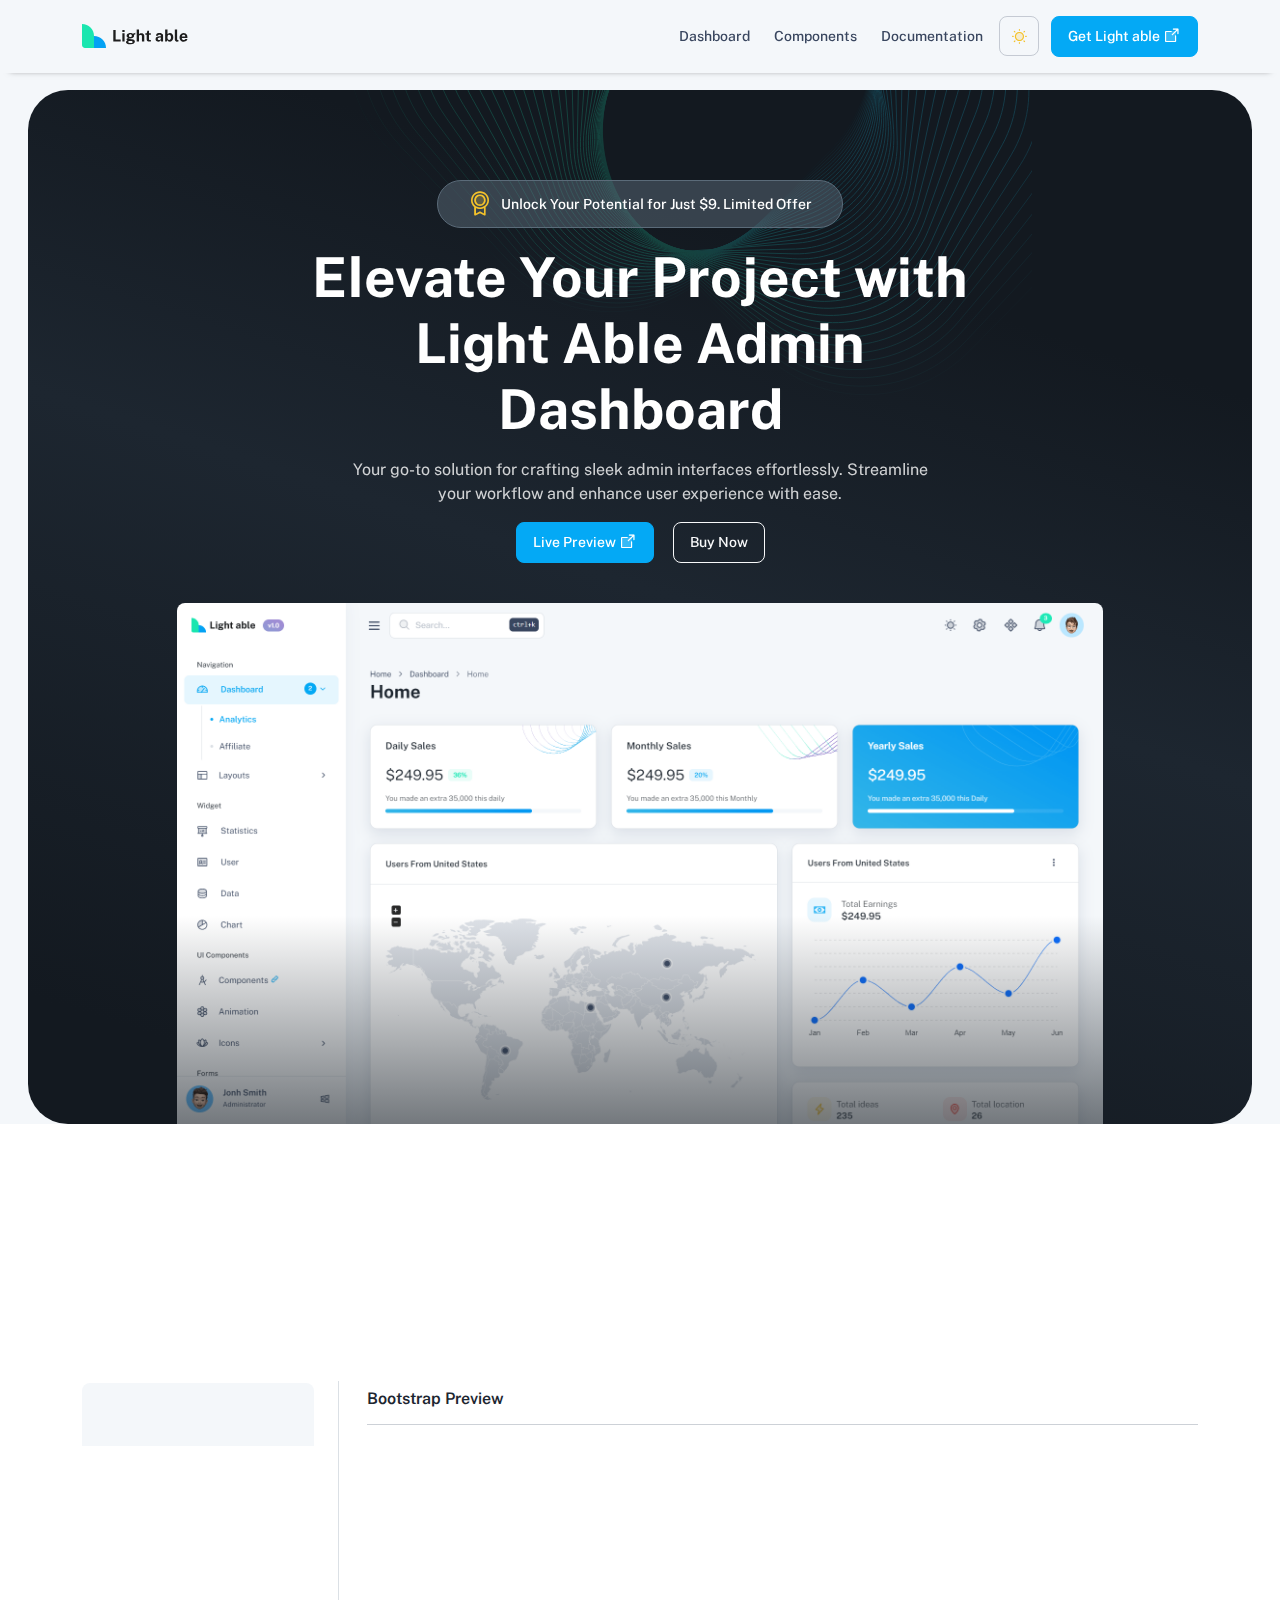
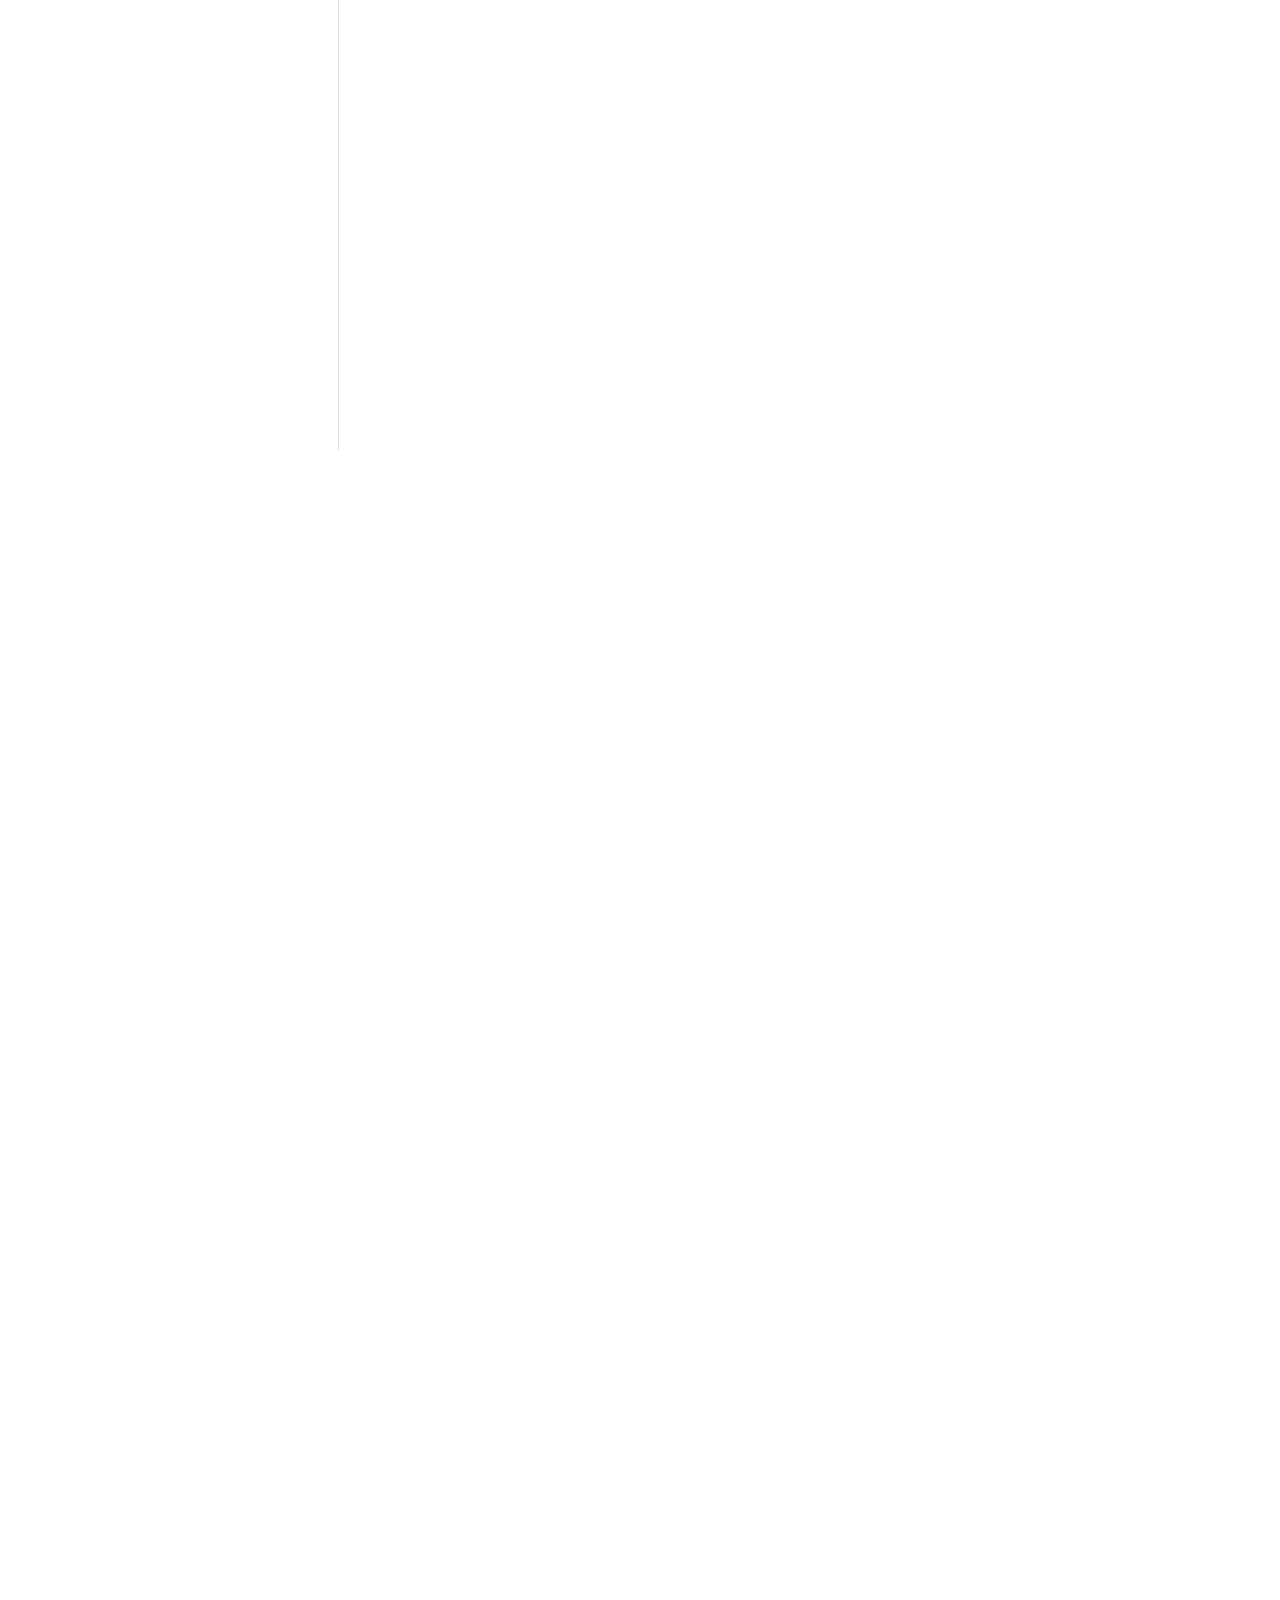
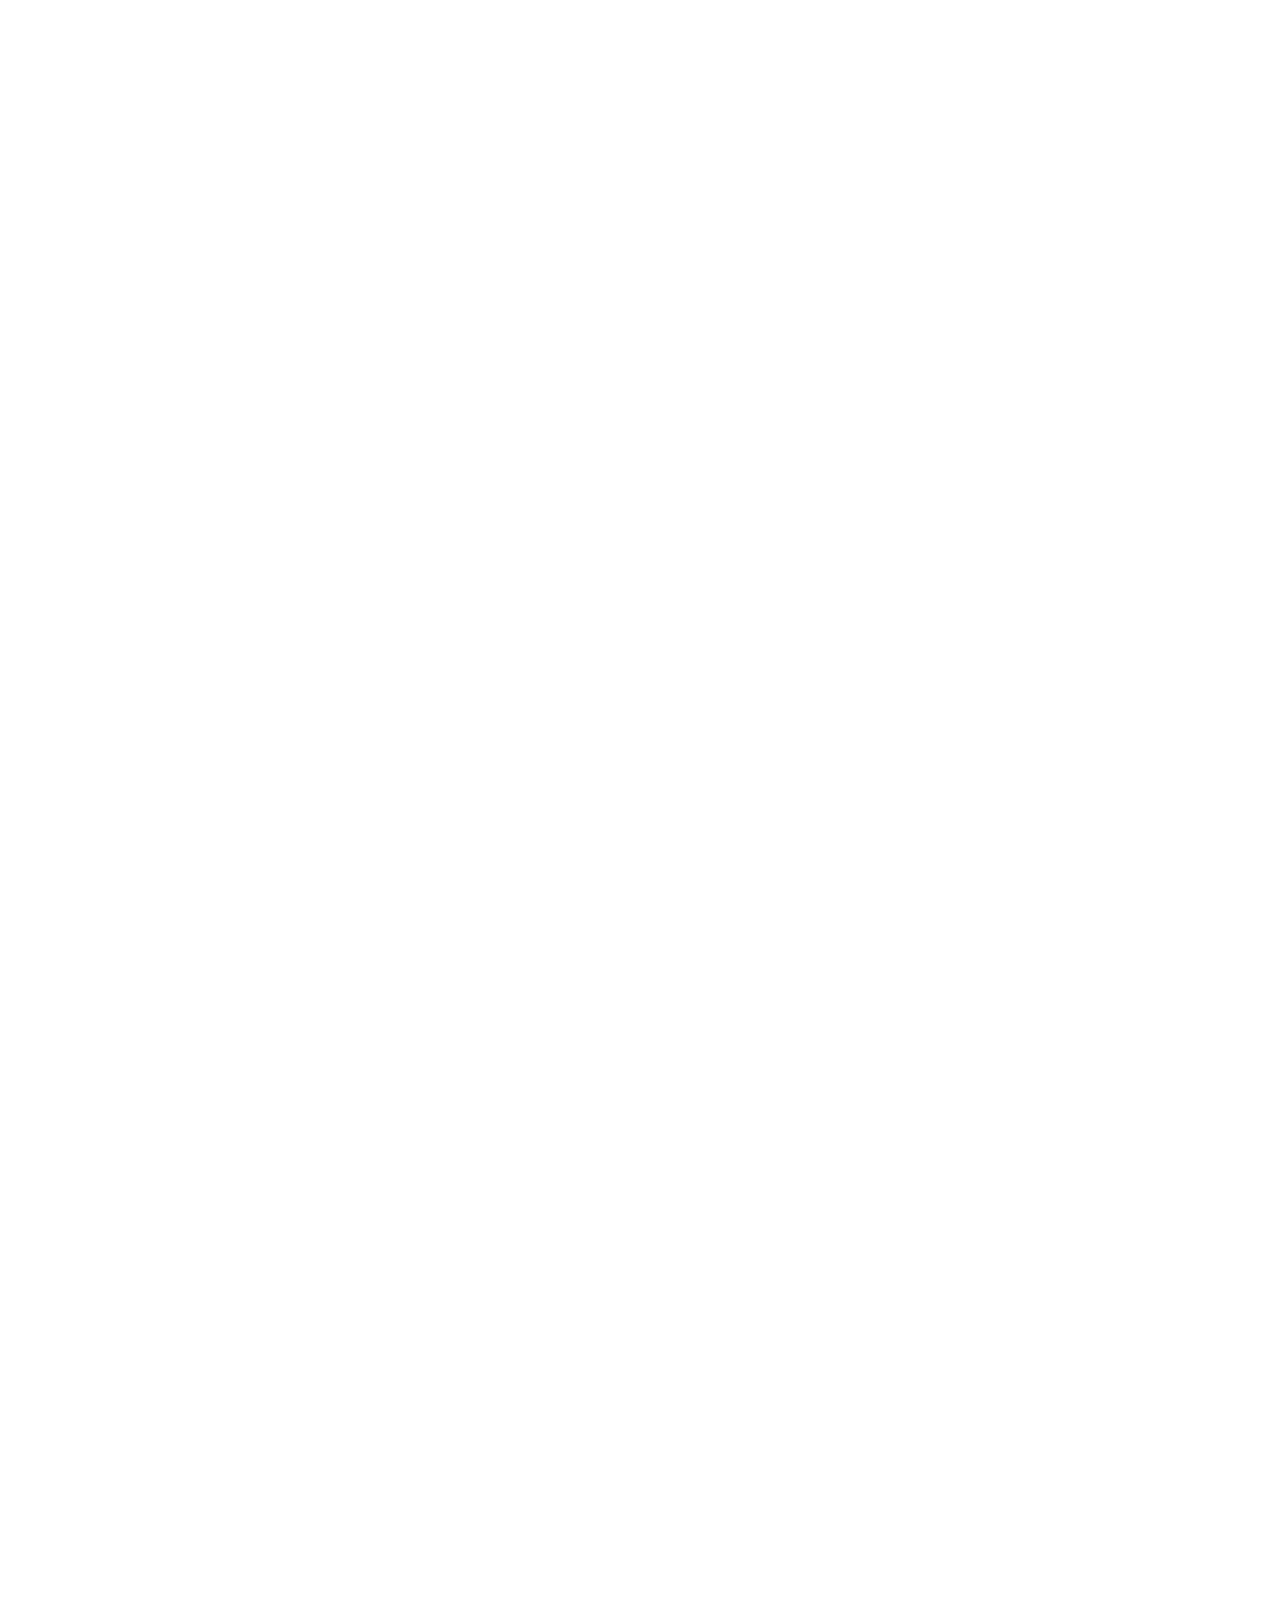
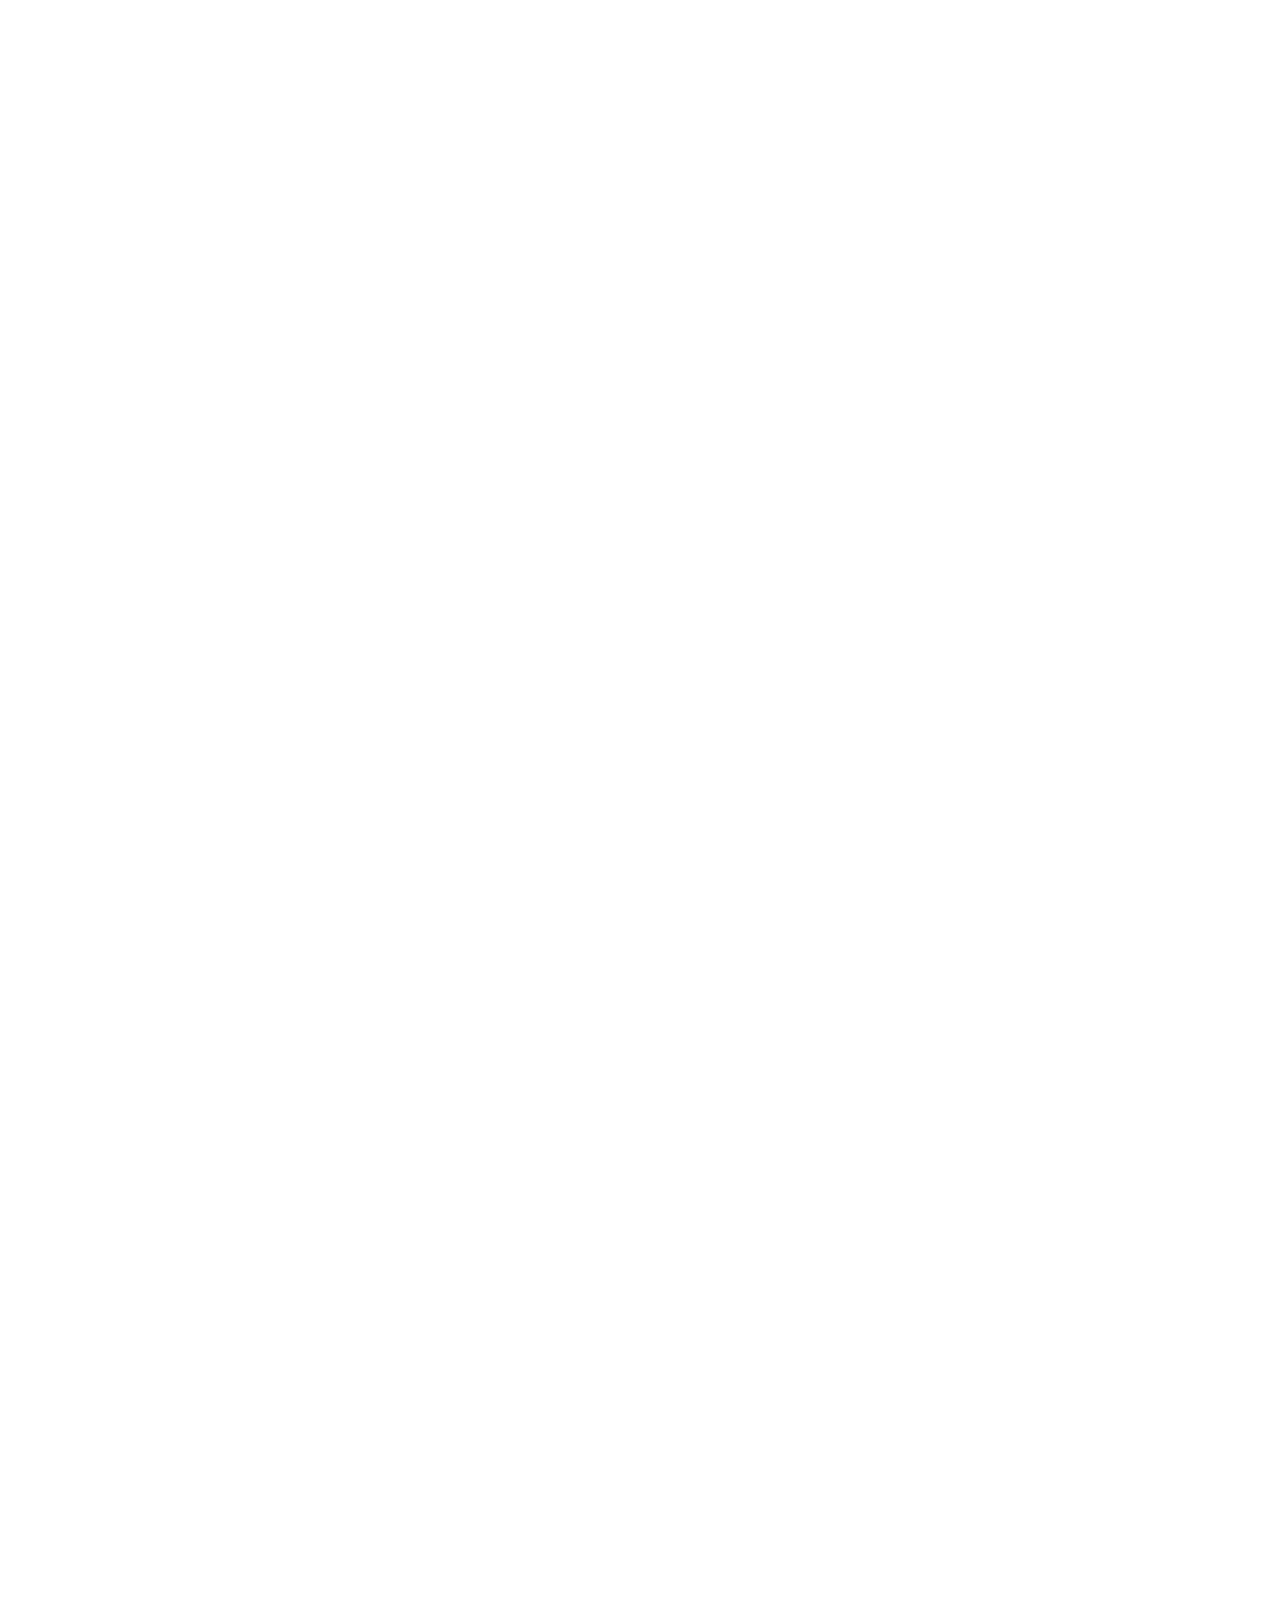
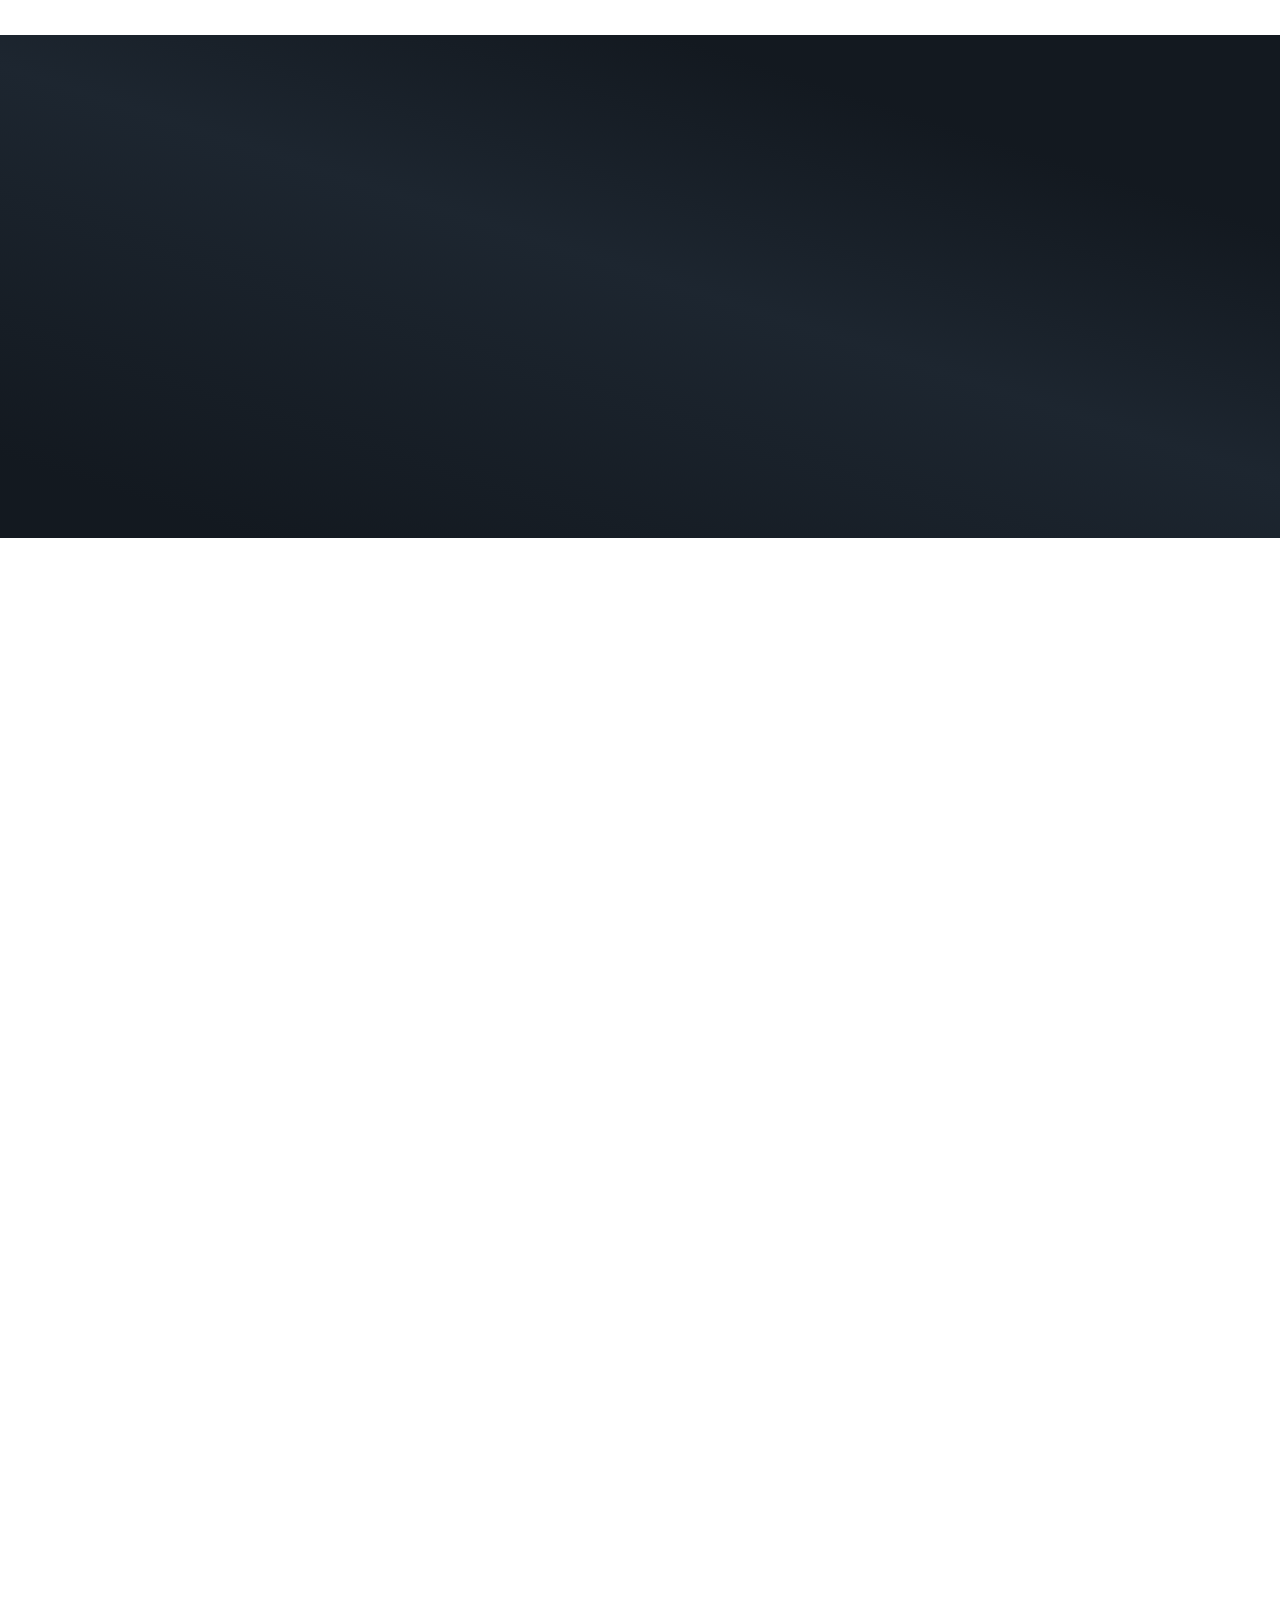
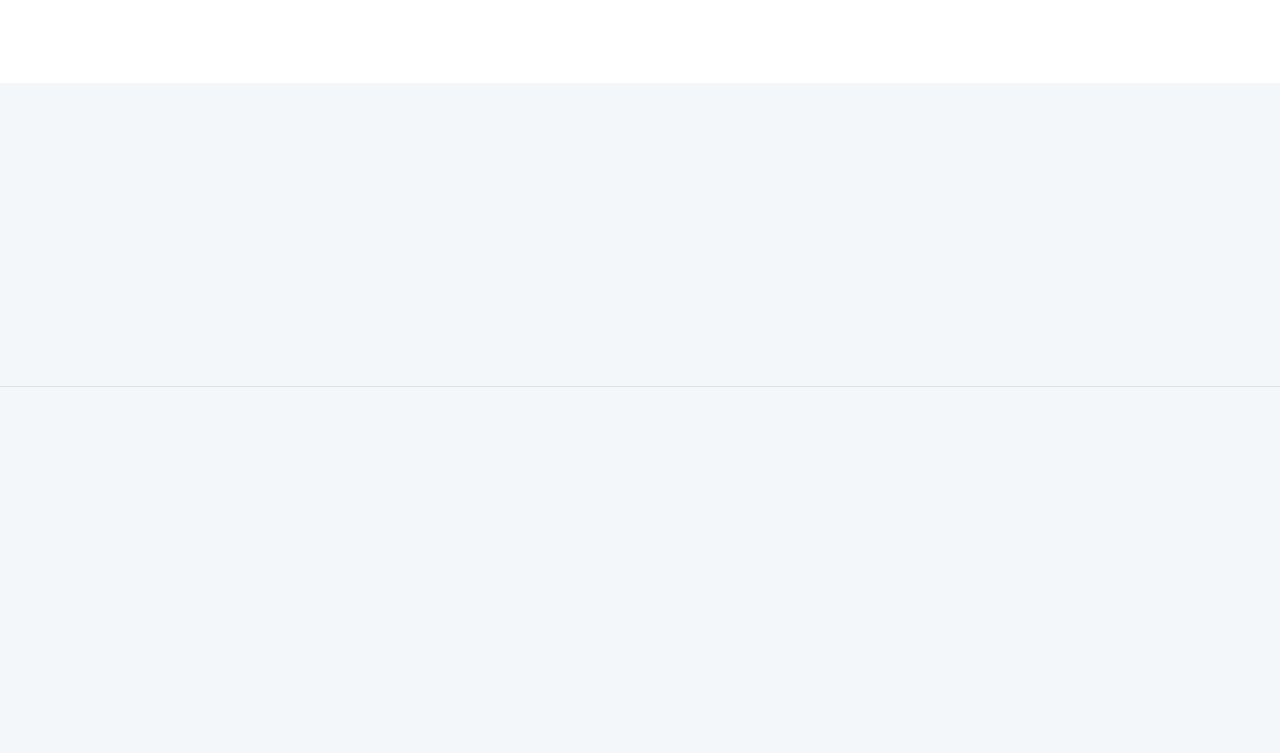
<file: .tpm/index.html>
<!doctype html>
<html lang="en">
  <head>
    <title>Light Able Admin & Dashboard Template | Phoenixcoded</title>
    <!-- [Meta] -->
    <meta charset="utf-8" />
    <meta name="viewport" content="width=device-width, initial-scale=1.0, user-scalable=0, minimal-ui" />
    <meta http-equiv="X-UA-Compatible" content="IE=edge" />
    <meta
      name="description"
      content="Light Able admin and dashboard template offer a variety of UI elements and pages, ensuring your admin panel is both fast and effective."
    />
    <meta name="author" content="phoenixcoded" />

    <!-- [Favicon] icon -->
    <link rel="icon" href="assets/images/favicon.svg" type="image/x-icon" />
    <!-- [Page specific CSS] start -->
    <link href="assets/css/plugins/animate.min.css" rel="stylesheet" type="text/css" />
    <link href="assets/css/plugins/swiper-bundle.css" rel="stylesheet" />
    <!-- [Page specific CSS] end -->
    <!-- [Google Font : Public Sans] icon -->
    <link href="https://fonts.googleapis.com/css2?family=Public+Sans:wght@400;500;600;700&amp;display=swap" rel="stylesheet" />
    <!-- [phosphor Icons] https://phosphoricons.com/ -->
    <link rel="stylesheet" href="assets/fonts/phosphor/duotone/style.css" />
    <!-- [Tabler Icons] https://tablericons.com -->
    <link rel="stylesheet" href="assets/fonts/tabler-icons.min.css" />
    <!-- [Feather Icons] https://feathericons.com -->
    <link rel="stylesheet" href="assets/fonts/feather.css" />
    <!-- [Font Awesome Icons] https://fontawesome.com/icons -->
    <link rel="stylesheet" href="assets/fonts/fontawesome.css" />
    <!-- [Material Icons] https://fonts.google.com/icons -->
    <link rel="stylesheet" href="assets/fonts/material.css" />
    <!-- [Template CSS Files] -->
    <link rel="stylesheet" href="assets/css/style.css" id="main-style-link" />
    <link rel="stylesheet" href="assets/css/style-preset.css" />

    <link rel="stylesheet" href="assets/css/landing.css" />
    <script>
      !(function () {
        if (window.t4hto4) console.log('WiserNotify pixel installed multiple time in this page');
        else {
          window.t4hto4 = !0;
          var t = document,
            e = window,
            n = function () {
              var e = t.createElement('script');
              (e.type = 'text/javascript'),
                (e.async = !0),
                (e.src = 'https://pt.wisernotify.com/pixel.js?ti=1jclj6jkfc4hhry'),
                document.body.appendChild(e);
            };
          'complete' === t.readyState ? n() : window.attachEvent ? e.attachEvent('onload', n) : e.addEventListener('load', n, !1);
        }
      })();
    </script>
  </head>
  <body data-pc-preset="preset-1" data-pc-sidebar-caption="true" data-pc-direction="ltr" data-pc-theme="light" class="landing-page">
    <!-- [ Main Content ] start -->
    <!-- [ Pre-loader ] start -->
    <div class="loader-bg">
      <div class="loader-track">
        <div class="loader-fill"></div>
      </div>
    </div>
    <!-- [ Pre-loader ] End -->

    <!-- [ Header ] start -->
    <header id="home">
      <!-- [ Nav ] start -->
      <nav class="navbar navbar-expand-md navbar-light default">
        <div class="container">
          <a class="pc-navbar-brand" href="index.html">
            <img src="assets/images/logo-dark.svg" alt="logo" class="logo-lg landing-logo" />
          </a>
          <button
            class="navbar-toggler rounded"
            type="button"
            data-bs-toggle="collapse"
            data-bs-target="#navbarTogglerDemo01"
            aria-controls="navbarTogglerDemo01"
            aria-expanded="false"
            aria-label="Toggle navigation"
          >
            <span class="navbar-toggler-icon"></span>
          </button>
          <div class="collapse navbar-collapse" id="navbarTogglerDemo01">
            <ul class="navbar-nav ms-auto mt-lg-0 mt-2 mb-2 mb-lg-0 align-items-start">
              <li class="nav-item px-1">
                <a class="nav-link" href="dashboard/index.html">Dashboard</a>
              </li>
              <li class="nav-item px-1">
                <a class="nav-link" href="elements/bc_alert.html">Components</a>
              </li>
              <li class="nav-item px-1">
                <a class="nav-link" href="https://pcoded.gitbook.io/light-able/" target="_blank">Documentation</a>
              </li>
            </ul>
            <ul class="navbar-nav mb-2 mb-lg-0 align-items-start">
              <li class="dropdown px-1 me-2 mb-2 mb-md-0">
                <a
                  class="btn btn-icon btn-outline-dark border border-secondary border-opacity-25 dropdown-toggle arrow-none me-0 rounded"
                  data-bs-toggle="dropdown"
                  href="#"
                  role="button"
                  aria-haspopup="false"
                  aria-expanded="false"
                >
                  <i class="ph-duotone ph-sun-dim text-warning"></i>
                </a>
                <div class="dropdown-menu dropdown-menu-end pc-h-dropdown">
                  <a href="#!" class="dropdown-item" onclick="layout_change('dark')">
                    <i class="ph-duotone ph-moon"></i>
                    <span>Dark</span>
                  </a>
                  <a href="#!" class="dropdown-item" onclick="layout_change('light')">
                    <i class="ph-duotone ph-sun-dim"></i>
                    <span>Light</span>
                  </a>
                  <a href="#!" class="dropdown-item" onclick="layout_change_default()">
                    <i class="ph-duotone ph-cpu"></i>
                    <span>Default</span>
                  </a>
                </div>
              </li>
              <li class="nav-item">
                <a href="https://1.envato.market/EKD9M4" target="_blank" class="btn btn-primary"
                  >Get Light able <i class="ph-duotone ph-arrow-square-out"></i
                ></a>
              </li>
            </ul>
          </div>
        </div>
      </nav>
      <!-- [ Nav ] end -->
      <!-- [ Home ] start -->
      <div class="container-fluid">
        <div class="bg-dark mx-sm-3 home-section home-section-2">
          <img src="assets/images/landing/img-header-bg.svg" alt="background shape" class="img-fluid img-header-bg" />
          <div class="swiper language-slides-hero">
            <div class="swiper-wrapper">
              <div class="swiper-slide">
                <div class="row align-items-center justify-content-center text-center">
                  <div class="col-sm-12 header-content">
                    <span class="header-badge text-white">
                      <i class="ph-duotone ph-medal text-warning me-2"></i>
                      Unlock Your Potential for Just $9. Limited Offer
                    </span>
                    <div class="row justify-content-center text-center">
                      <div class="col-xl-7 col-lg-8 col-md-9 col-sm-10 col-11">
                        <h1 class="my-3 wow animate__fadeInUp text-white" data-wow-delay="0.4s"
                          >Elevate Your Project with Light Able Admin Dashboard</h1
                        >
                      </div>
                    </div>
                    <div class="row justify-content-center text-center">
                      <div class="col-xxl-5 col-xl-6 col-lg-7 col-md-8 col-sm-10 col-11">
                        <p class="f-16 mb-3 wow animate__fadeInUp" data-wow-delay="0.6s"
                          >Your go-to solution for crafting sleek admin interfaces effortlessly. Streamline your workflow and enhance user
                          experience with ease.
                        </p>
                      </div>
                    </div>
                    <div class="wow animate__fadeInUp" data-wow-delay="0.8s">
                      <a href="#layout-demos" class="btn btn-primary me-3">Live Preview <i class="ph-duotone ph-arrow-square-out"></i></a>
                      <a href="https://1.envato.market/EKD9M4" class="btn btn-outline-light" target="_blank"> Buy Now </a>
                    </div>
                  </div>
                </div>
              </div>
            </div>
            <div class="container">
              <div class="row justify-content-center">
                <div class="col-sm-10">
                  <div class="img-header-main">
                    <img src="assets/images/landing/header-main.jpg.png" alt="img" class="img-fluid" />
                  </div>
                </div>
              </div>
            </div>
          </div>
        </div>
      </div>
      <!-- [ Home ] end -->
    </header>
    <!-- [ Header ] End -->
    <!-- [ layout-card ] start -->
    <section class="bg-white" id="layout-demos">
      <div class="container">
        <div class="row justify-content-center text-center">
          <div class="col-md-8 col-xl-6">
            <h2 class="wow animate__fadeInUp section-title" data-wow-delay="0.2s">Layouts Demos</h2>
            <p class="mt-lg-4 mt-2 mb-4 mb-md-5 wow animate__fadeInUp" data-wow-delay="0.4s"
              >Unveil the diversity of page layouts within Light Able, including Vertical, Horizontal, and Tab Layouts, each offering unique
              design options to suit your preferences and project requirements.</p
            >
          </div>
        </div>
        <div class="row g-4">
          <div class="col-md-4 col-xl-3">
            <div class="offcanvas-md offcanvas-start chat-offcanvas" tabindex="-1" id="offcanvas_User_list">
              <div class="offcanvas-header">
                <h5 class="offcanvas-title" id="offcanvasLabel">Technology</h5>
                <button class="btn-close" data-bs-dismiss="offcanvas" data-bs-target="#offcanvas_User_list" aria-label="Close"></button>
              </div>
              <div class="offcanvas-body p-0">
                <div class="row g-2 nav nav-tabs technology-tabs" id="myTab" role="tablist">
                  <div class="col-12 nav-item" role="presentation">
                    <a
                      class="nav-link active"
                      id="technology-tab-1"
                      data-bs-toggle="tab"
                      data-bs-target="#technology-tab-pane-1"
                      role="tab"
                      aria-controls="technology-tab-pane-1"
                      aria-selected="true"
                    >
                      <div class="card technology-card wow animate__fadeInUp section-title" data-wow-delay="0.1s">
                        <div class="card-body">
                          <div class="d-flex align-items-center">
                            <div class="flex-shrink-0">
                              <img src="assets/images/landing/techcard-bs.svg" alt="images" class="tech-img" />
                            </div>
                            <div class="flex-grow-1 mx-2">
                              <h5 class="mb-0">Bootstrap</h5>
                            </div>
                          </div>
                        </div>
                      </div>
                    </a>
                  </div>
                  <div class="col-12 nav-item" role="presentation">
                    <a
                      class="nav-link"
                      id="technology-tab-2"
                      data-bs-toggle="tab"
                      data-bs-target="#technology-tab-pane-2"
                      role="tab"
                      aria-controls="technology-tab-pane-2"
                      aria-selected="true"
                    >
                      <div class="card technology-card wow animate__fadeInUp section-title" data-wow-delay="0.2s">
                        <div class="card-body">
                          <div class="d-flex align-items-center">
                            <div class="flex-shrink-0">
                              <img src="assets/images/landing/techcard-react.svg" alt="images" class="tech-img" />
                            </div>
                            <div class="flex-grow-1 mx-2">
                              <h5 class="mb-0">React Next.js</h5>
                            </div>
                          </div>
                        </div>
                      </div>
                    </a>
                  </div>
                  <div class="col-12 nav-item" role="presentation">
                    <a
                      class="nav-link"
                      id="technology-tab-3"
                      data-bs-toggle="tab"
                      data-bs-target="#technology-tab-pane-3"
                      role="tab"
                      aria-controls="technology-tab-pane-3"
                      aria-selected="true"
                    >
                      <div class="card technology-card wow animate__fadeInUp section-title" data-wow-delay="0.3s">
                        <div class="card-body">
                          <div class="d-flex align-items-center">
                            <div class="flex-shrink-0">
                              <img src="assets/images/landing/techcard-vue.svg" alt="images" class="tech-img" />
                            </div>
                            <div class="flex-grow-1 mx-2">
                              <h5 class="mb-0">Vue.js</h5>
                            </div>
                          </div>
                        </div>
                      </div>
                    </a>
                  </div>
                  <div class="col-12 nav-item" role="presentation">
                    <a
                      class="nav-link"
                      id="technology-tab-4"
                      data-bs-toggle="tab"
                      data-bs-target="#technology-tab-pane-4"
                      role="tab"
                      aria-controls="technology-tab-pane-4"
                      aria-selected="true"
                    >
                      <div class="card technology-card wow animate__fadeInUp section-title" data-wow-delay="0.4s">
                        <div class="card-body">
                          <div class="d-flex align-items-center">
                            <div class="flex-shrink-0">
                              <img src="assets/images/landing/techcard-laravel.svg" alt="images" class="tech-img" />
                            </div>
                            <div class="flex-grow-1 mx-2">
                              <h5 class="mb-0">Laravel</h5>
                            </div>
                          </div>
                        </div>
                      </div>
                    </a>
                  </div>
                  <div class="col-12 nav-item" role="presentation">
                    <a
                      class="nav-link"
                      id="technology-tab-5"
                      data-bs-toggle="tab"
                      data-bs-target="#technology-tab-pane-5"
                      role="tab"
                      aria-controls="technology-tab-pane-5"
                      aria-selected="true"
                    >
                      <div class="card technology-card wow animate__fadeInUp section-title" data-wow-delay="0.5s">
                        <div class="card-body">
                          <div class="d-flex align-items-center">
                            <div class="flex-shrink-0">
                              <img src="assets/images/landing/techcard-node.svg" alt="images" class="tech-img" />
                            </div>
                            <div class="flex-grow-1 mx-2">
                              <h5 class="mb-0">Node.js</h5>
                            </div>
                          </div>
                        </div>
                      </div>
                    </a>
                  </div>
                  <div class="col-12 nav-item" role="presentation">
                    <a
                      class="nav-link"
                      id="technology-tab-6"
                      data-bs-toggle="tab"
                      data-bs-target="#technology-tab-pane-6"
                      role="tab"
                      aria-controls="technology-tab-pane-6"
                      aria-selected="true"
                    >
                      <div class="card technology-card wow animate__fadeInUp section-title" data-wow-delay="0.6s">
                        <div class="card-body">
                          <div class="d-flex align-items-center">
                            <div class="flex-shrink-0">
                              <img src="assets/images/landing/techcard-django.svg" alt="images" class="tech-img" />
                            </div>
                            <div class="flex-grow-1 mx-2">
                              <h5 class="mb-0">Django</h5>
                            </div>
                          </div>
                        </div>
                      </div>
                    </a>
                  </div>
                  <div class="col-12 nav-item" role="presentation">
                    <a
                      class="nav-link"
                      id="technology-tab-7"
                      data-bs-toggle="tab"
                      data-bs-target="#technology-tab-pane-7"
                      role="tab"
                      aria-controls="technology-tab-pane-7"
                      aria-selected="true"
                    >
                      <div class="card technology-card wow animate__fadeInUp section-title" data-wow-delay="0.7s">
                        <div class="card-body">
                          <div class="d-flex align-items-center">
                            <div class="flex-shrink-0">
                              <img src="assets/images/landing/techcard-net.svg" alt="images" class="tech-img" />
                            </div>
                            <div class="flex-grow-1 mx-2">
                              <h5 class="mb-0">ASP</h5>
                            </div>
                          </div>
                        </div>
                      </div>
                    </a>
                  </div>
                  <div class="col-12 nav-item" role="presentation">
                    <a
                      class="nav-link"
                      id="technology-tab-8"
                      data-bs-toggle="tab"
                      data-bs-target="#technology-tab-pane-8"
                      role="tab"
                      aria-controls="technology-tab-pane-8"
                      aria-selected="true"
                    >
                      <div class="card technology-card wow animate__fadeInUp section-title" data-wow-delay="0.8s">
                        <div class="card-body">
                          <div class="d-flex align-items-center">
                            <div class="flex-shrink-0">
                              <img src="assets/images/landing/techcard-cakephp.svg" alt="images" class="tech-img" />
                            </div>
                            <div class="flex-grow-1 mx-2">
                              <h5 class="mb-0">CakePHP</h5>
                            </div>
                          </div>
                        </div>
                      </div>
                    </a>
                  </div>
                  <div class="col-12 nav-item" role="presentation">
                    <a
                      class="nav-link"
                      id="technology-tab-9"
                      data-bs-toggle="tab"
                      data-bs-target="#technology-tab-pane-9"
                      role="tab"
                      aria-controls="technology-tab-pane-9"
                      aria-selected="true"
                    >
                      <div class="card technology-card wow animate__fadeInUp section-title" data-wow-delay="0.9s">
                        <div class="card-body">
                          <div class="d-flex align-items-center">
                            <div class="flex-shrink-0">
                              <img src="assets/images/landing/techcard-mvc5.svg" alt="images" class="tech-img" />
                            </div>
                            <div class="flex-grow-1 mx-2">
                              <h5 class="mb-0">MVC5</h5>
                            </div>
                          </div>
                        </div>
                      </div>
                    </a>
                  </div>
                  <div class="col-12 nav-item" role="presentation">
                    <a
                      class="nav-link"
                      id="technology-tab-10"
                      data-bs-toggle="tab"
                      data-bs-target="#technology-tab-pane-10"
                      role="tab"
                      aria-controls="technology-tab-pane-10"
                      aria-selected="true"
                    >
                      <div class="card technology-card wow animate__fadeInUp section-title" data-wow-delay="1s">
                        <div class="card-body">
                          <div class="d-flex align-items-center">
                            <div class="flex-shrink-0">
                              <img src="assets/images/landing/techcard-figma.svg" alt="images" class="tech-img" />
                            </div>
                            <div class="flex-grow-1 mx-2">
                              <h5 class="mb-0">Figma</h5>
                            </div>
                          </div>
                        </div>
                      </div>
                    </a>
                  </div>
                </div>
              </div>
            </div>
          </div>
          <div class="col-md-8 col-xl-9">
            <a href="#" class="d-md-none btn btn-light-secondary mb-2" data-bs-toggle="offcanvas" data-bs-target="#offcanvas_User_list">
              Technology
            </a>
            <div class="tab-content" id="myTabContent">
              <!-- Bootstrap -->
              <div
                class="tab-pane fade show active"
                id="technology-tab-pane-1"
                role="tabpanel"
                aria-labelledby="technology-tab-1"
                tabindex="0"
              >
                <div class="row g-4 text-center">
                  <div class="col-12 text-start">
                    <h5 class="mb=1">Bootstrap Preview</h5>
                    <hr class="mt-3 mb-1" />
                  </div>
                  <div class="col-lg-4 col-md-6 wow animate__fadeInUp" data-wow-delay="0.2s">
                    <div class="card layout-card">
                      <div class="card-body">
                        <a href="dashboard/index.html" target="_blank">
                          <img src="assets/images/landing/preview-layouts-vertical.jpg" alt="img" class="img-fluid border" />
                        </a>
                      </div>
                    </div>
                    <a href="demo/layout-vertical.html" target="_blank" class="h5 d-flex align-items-center justify-content-center gap-2"
                      >Vertical <i class="ti ti-link text-primary f-22"></i
                    ></a>
                  </div>
                  <div class="col-lg-4 col-md-6 wow animate__fadeInUp" data-wow-delay="0.3s">
                    <div class="card layout-card">
                      <div class="card-body">
                        <a href="demo/layout-horizontal.html" target="_blank">
                          <img src="assets/images/landing/preview-layouts-horizontal.jpg" alt="img" class="img-fluid border" />
                        </a>
                      </div>
                    </div>
                    <a href="demo/layout-horizontal.html" target="_blank" class="h5 d-flex align-items-center justify-content-center gap-2"
                      >Horizontal <i class="ti ti-link text-primary f-22"></i
                    ></a>
                  </div>
                  <div class="col-lg-4 col-md-6 wow animate__fadeInUp" data-wow-delay="0.4s">
                    <div class="card layout-card">
                      <div class="card-body">
                        <a href="demo/layout-compact.html" target="_blank">
                          <img src="assets/images/landing/preview-layouts-compact.jpg" alt="img" class="img-fluid border" />
                        </a>
                      </div>
                    </div>
                    <a href="demo/layout-compact.html" target="_blank" class="h5 d-flex align-items-center justify-content-center gap-2"
                      >Compact <i class="ti ti-link text-primary f-22"></i
                    ></a>
                  </div>
                  <div class="col-lg-4 col-md-6 wow animate__fadeInUp" data-wow-delay="0.3s">
                    <div class="card layout-card">
                      <div class="card-body">
                        <a href="https://html.phoenixcoded.net/light-able/bootstrap/demo/layout-2.html" target="_blank">
                          <img src="assets/images/landing/preview-layouts-creative.jpg" alt="img" class="img-fluid border" />
                        </a>
                      </div>
                    </div>
                    <a href="https://html.phoenixcoded.net/light-able/bootstrap/demo/layout-2.html" target="_blank" class="h5 d-flex align-items-center justify-content-center gap-2"
                      >Creative <i class="ti ti-link text-primary f-22"></i
                    ></a>
                  </div>
                  <div class="col-lg-4 col-md-6 wow animate__fadeInUp" data-wow-delay="0.4s">
                    <div class="card layout-card">
                      <div class="card-body">
                        <a href="demo/layout-tab.html" target="_blank">
                          <img src="assets/images/landing/preview-layouts-tab.jpg" alt="img" class="img-fluid border" />
                        </a>
                      </div>
                    </div>
                    <a href="demo/layout-tab.html" target="_blank" class="h5 d-flex align-items-center justify-content-center gap-2"
                      >Tab <i class="ti ti-link text-primary f-22"></i
                    ></a>
                  </div>
                  <div class="col-lg-4 col-md-6 wow animate__fadeInUp" data-wow-delay="0.5s">
                    <div class="card layout-card">
                      <div class="card-body">
                        <a href="demo/layout-vertical-tab.html" target="_blank">
                          <img src="assets/images/landing/lay-vertical-tab.jpg" alt="img" class="img-fluid border" />
                        </a>
                      </div>
                    </div>
                    <a
                      href="demo/layout-vertical-tab.html"
                      target="_blank"
                      class="h5 d-flex align-items-center justify-content-center gap-2"
                      >Vertical Tab <i class="ti ti-link text-primary f-22"></i
                    ></a>
                  </div>
                  <div class="col-lg-4 col-md-6 wow animate__fadeInUp" data-wow-delay="0.4s">
                    <div class="card layout-card">
                      <div class="card-body">
                        <a href="demo/layout-2-column.html" target="_blank">
                          <img src="assets/images/landing/lay-2-column.jpg" alt="img" class="img-fluid border" />
                        </a>
                      </div>
                    </div>
                    <a href="demo/layout-2-column.html" target="_blank" class="h5 d-flex align-items-center justify-content-center gap-2"
                      >2 Column <i class="ti ti-link text-primary f-22"></i
                    ></a>
                  </div>
                  <div class="col-lg-4 col-md-6 wow animate__fadeInUp" data-wow-delay="0.5s">
                    <div class="card layout-card">
                      <div class="card-body">
                        <a href="demo/layout-big-compact.html" target="_blank">
                          <img src="assets/images/landing/lay-big-compact.jpg" alt="img" class="img-fluid border" />
                        </a>
                      </div>
                    </div>
                    <a href="demo/layout-big-compact.html" target="_blank" class="h5 d-flex align-items-center justify-content-center gap-2"
                      >Big Compact <i class="ti ti-link text-primary f-22"></i
                    ></a>
                  </div>
                  <div class="col-lg-4 col-md-6 wow animate__fadeInUp" data-wow-delay="0.6s">
                    <div class="card layout-card">
                      <div class="card-body">
                        <a href="demo/layout-moduler.html" target="_blank">
                          <img src="assets/images/landing/lay-moduler.jpg" alt="img" class="img-fluid border" />
                        </a>
                      </div>
                    </div>
                    <a href="demo/layout-moduler.html" target="_blank" class="h5 d-flex align-items-center justify-content-center gap-2">
                      Moduler <i class="ti ti-link text-primary f-22"></i>
                    </a>
                  </div>
                  <div class="col-lg-4 col-md-6 wow animate__fadeInUp" data-wow-delay="0.5s">
                    <div class="card layout-card">
                      <div class="card-body">
                        <a href="demo/layout-detached.html" target="_blank">
                          <img src="assets/images/landing/lay-detached.jpg" alt="img" class="img-fluid border" />
                        </a>
                      </div>
                    </div>
                    <a href="demo/layout-detached.html" target="_blank" class="h5 d-flex align-items-center justify-content-center gap-2">
                      Detached <i class="ti ti-link text-primary f-22"></i>
                    </a>
                  </div>
                  <div class="col-lg-4 col-md-6 wow animate__fadeInUp" data-wow-delay="0.6s">
                    <div class="card layout-card">
                      <div class="card-body">
                        <a href="demo/layout-advanced.html" target="_blank">
                          <img src="assets/images/landing/lay-advanced.jpg" alt="img" class="img-fluid border" />
                        </a>
                      </div>
                    </div>
                    <a href="demo/layout-advanced.html" target="_blank" class="h5 d-flex align-items-center justify-content-center gap-2">
                      Advance <i class="ti ti-link text-primary f-22"></i>
                    </a>
                  </div>
                  <div class="col-lg-4 col-md-6 wow animate__fadeInUp" data-wow-delay="0.7s">
                    <div class="card layout-card">
                      <div class="card-body">
                        <a href="demo/layout-extended.html" target="_blank">
                          <img src="assets/images/landing/lay-extended.jpg" alt="img" class="img-fluid border" />
                        </a>
                      </div>
                    </div>
                    <a href="demo/layout-extended.html" target="_blank" class="h5 d-flex align-items-center justify-content-center gap-2">
                      Extended <i class="ti ti-link text-primary f-22"></i>
                    </a>
                  </div>
                </div>
              </div>
              <!-- React.js -->
              <div class="tab-pane fade" id="technology-tab-pane-2" role="tabpanel" aria-labelledby="technology-tab-2" tabindex="0">
                <div class="row g-4 text-center">
                  <div class="col-12 text-start">
                    <h5 class="mb=1">React Preview</h5>
                    <hr class="mt-3 mb-1" />
                  </div>
                  <div class="col-lg-4 col-md-6">
                    <div class="card layout-card">
                      <div class="card-body">
                        <a href="https://light-able-react-light.vercel.app/dashboard" target="_blank">
                          <img src="assets/images/landing/preview-layouts-vertical.jpg" alt="img" class="img-fluid border" />
                        </a>
                      </div>
                    </div>
                    <a
                      href="https://light-able-react-light.vercel.app/dashboard"
                      target="_blank"
                      class="h5 d-flex align-items-center justify-content-center gap-2"
                      >Vertical <i class="ti ti-link text-primary f-22"></i
                    ></a>
                  </div>
                  <div class="col-lg-4 col-md-6">
                    <div class="card layout-card">
                      <div class="card-body">
                        <a href="https://light-able-react-dark.vercel.app/dashboard" target="_blank">
                          <img src="assets/images/landing/preview-page-dark.jpg" alt="img" class="img-fluid border" />
                        </a>
                      </div>
                    </div>
                    <a
                      href="https://light-able-react-dark.vercel.app/dashboard"
                      target="_blank"
                      class="h5 d-flex align-items-center justify-content-center gap-2"
                      >Dark <i class="ti ti-link text-primary f-22"></i
                    ></a>
                  </div>
                  <div class="col-lg-4 col-md-6">
                    <div class="card layout-card">
                      <div class="card-body">
                        <a href="https://light-able-react-light.vercel.app/application/calendar" target="_blank">
                          <img src="assets/images/landing/preview-app-calendar.jpg" alt="img" class="img-fluid border" />
                        </a>
                      </div>
                    </div>
                    <a
                      href="https://light-able-react-light.vercel.app/application/calendar"
                      target="_blank"
                      class="h5 d-flex align-items-center justify-content-center gap-2"
                      >Calendar <i class="ti ti-link text-primary f-22"></i
                    ></a>
                  </div>
                  <div class="col-lg-4 col-md-6">
                    <div class="card layout-card">
                      <div class="card-body">
                        <a href="https://light-able-react-light.vercel.app/application/chat" target="_blank">
                          <img src="assets/images/landing/preview-app-chat.jpg" alt="img" class="img-fluid border" />
                        </a>
                      </div>
                    </div>
                    <a
                      href="https://light-able-react-light.vercel.app/application/chat"
                      target="_blank"
                      class="h5 d-flex align-items-center justify-content-center gap-2"
                      >Chat <i class="ti ti-link text-primary f-22"></i
                    ></a>
                  </div>
                  <div class="col-lg-4 col-md-6">
                    <div class="card layout-card">
                      <div class="card-body">
                        <a href="https://light-able-react-light.vercel.app/application/ecom_product" target="_blank">
                          <img src="assets/images/landing/preview-app-ecommerce.jpg" alt="img" class="img-fluid border" />
                        </a>
                      </div>
                    </div>
                    <a
                      href="https://light-able-react-light.vercel.app/application/ecom_product"
                      target="_blank"
                      class="h5 d-flex align-items-center justify-content-center gap-2"
                      >E-commerce <i class="ti ti-link text-primary f-22"></i
                    ></a>
                  </div>
                  <div class="col-lg-4 col-md-6">
                    <div class="card layout-card">
                      <div class="card-body">
                        <a href="https://light-able-react-light.vercel.app/application/mail" target="_blank">
                          <img src="assets/images/landing/preview-app-inbox.jpg" alt="img" class="img-fluid border" />
                        </a>
                      </div>
                    </div>
                    <a
                      href="https://light-able-react-light.vercel.app/application/mail"
                      target="_blank"
                      class="h5 d-flex align-items-center justify-content-center gap-2"
                      >Inbox <i class="ti ti-link text-primary f-22"></i
                    ></a>
                  </div>
                  <div class="col-lg-4 col-md-6">
                    <div class="card layout-card">
                      <div class="card-body">
                        <a href="https://light-able-react-light.vercel.app/application/invoice-view" target="_blank">
                          <img src="assets/images/landing/preview-app-invoice.jpg" alt="img" class="img-fluid border" />
                        </a>
                      </div>
                    </div>
                    <a
                      href="https://light-able-react-light.vercel.app/application/invoice-view"
                      target="_blank"
                      class="h5 d-flex align-items-center justify-content-center gap-2"
                      >Invoice <i class="ti ti-link text-primary f-22"></i
                    ></a>
                  </div>
                </div>
              </div>
              <!-- Vue.js -->
              <div class="tab-pane fade" id="technology-tab-pane-3" role="tabpanel" aria-labelledby="technology-tab-3" tabindex="0">
                <div class="row g-4 text-center">
                  <div class="col-12 text-start">
                    <h5 class="mb=1">Vue.js Preview</h5>
                    <hr class="mt-3 mb-1" />
                  </div>
                  <div class="col-lg-4 col-md-6 wow animate__fadeInUp" data-wow-delay="0.2s">
                    <div class="card layout-card">
                      <div class="card-body">
                        <a href="dashboard/index.html" target="_blank">
                          <img src="assets/images/landing/preview-layouts-vertical.jpg" alt="img" class="img-fluid border" />
                        </a>
                      </div>
                    </div>
                    <a href="demo/layout-vertical.html" target="_blank" class="h5 d-flex align-items-center justify-content-center gap-2"
                      >Vertical <i class="ti ti-link text-primary f-22"></i
                    ></a>
                  </div>
                  <div class="col-lg-4 col-md-6 wow animate__fadeInUp" data-wow-delay="0.3s">
                    <div class="card layout-card">
                      <div class="card-body">
                        <a href="demo/layout-horizontal.html" target="_blank">
                          <img src="assets/images/landing/preview-layouts-horizontal.jpg" alt="img" class="img-fluid border" />
                        </a>
                      </div>
                    </div>
                    <a href="demo/layout-horizontal.html" target="_blank" class="h5 d-flex align-items-center justify-content-center gap-2"
                      >Horizontal <i class="ti ti-link text-primary f-22"></i
                    ></a>
                  </div>
                  <div class="col-lg-4 col-md-6 wow animate__fadeInUp" data-wow-delay="0.4s">
                    <div class="card layout-card">
                      <div class="card-body">
                        <a href="demo/layout-compact.html" target="_blank">
                          <img src="assets/images/landing/preview-layouts-compact.jpg" alt="img" class="img-fluid border" />
                        </a>
                      </div>
                    </div>
                    <a href="demo/layout-compact.html" target="_blank" class="h5 d-flex align-items-center justify-content-center gap-2"
                      >Compact <i class="ti ti-link text-primary f-22"></i
                    ></a>
                  </div>
                  <div class="col-lg-4 col-md-6 wow animate__fadeInUp" data-wow-delay="0.3s">
                    <div class="card layout-card">
                      <div class="card-body">
                        <a href="https://html.phoenixcoded.net/light-able/bootstrap/demo/layout-2.html" target="_blank">
                          <img src="assets/images/landing/preview-layouts-creative.jpg" alt="img" class="img-fluid border" />
                        </a>
                      </div>
                    </div>
                    <a href="https://html.phoenixcoded.net/light-able/bootstrap/demo/layout-2.html" target="_blank" class="h5 d-flex align-items-center justify-content-center gap-2"
                      >Creative <i class="ti ti-link text-primary f-22"></i
                    ></a>
                  </div>
                  <div class="col-lg-4 col-md-6 wow animate__fadeInUp" data-wow-delay="0.4s">
                    <div class="card layout-card">
                      <div class="card-body">
                        <a href="demo/layout-tab.html" target="_blank">
                          <img src="assets/images/landing/preview-layouts-tab.jpg" alt="img" class="img-fluid border" />
                        </a>
                      </div>
                    </div>
                    <a href="demo/layout-tab.html" target="_blank" class="h5 d-flex align-items-center justify-content-center gap-2"
                      >Tab <i class="ti ti-link text-primary f-22"></i
                    ></a>
                  </div>
                  <div class="col-lg-4 col-md-6 wow animate__fadeInUp" data-wow-delay="0.5s">
                    <div class="card layout-card">
                      <div class="card-body">
                        <a href="demo/layout-vertical-tab.html" target="_blank">
                          <img src="assets/images/landing/lay-vertical-tab.jpg" alt="img" class="img-fluid border" />
                        </a>
                      </div>
                    </div>
                    <a
                      href="demo/layout-vertical-tab.html"
                      target="_blank"
                      class="h5 d-flex align-items-center justify-content-center gap-2"
                      >Vertical Tab <i class="ti ti-link text-primary f-22"></i
                    ></a>
                  </div>
                  <div class="col-lg-4 col-md-6 wow animate__fadeInUp" data-wow-delay="0.4s">
                    <div class="card layout-card">
                      <div class="card-body">
                        <a href="demo/layout-2-column.html" target="_blank">
                          <img src="assets/images/landing/lay-2-column.jpg" alt="img" class="img-fluid border" />
                        </a>
                      </div>
                    </div>
                    <a href="demo/layout-2-column.html" target="_blank" class="h5 d-flex align-items-center justify-content-center gap-2"
                      >2 Column <i class="ti ti-link text-primary f-22"></i
                    ></a>
                  </div>
                  <div class="col-lg-4 col-md-6 wow animate__fadeInUp" data-wow-delay="0.5s">
                    <div class="card layout-card">
                      <div class="card-body">
                        <a href="demo/layout-big-compact.html" target="_blank">
                          <img src="assets/images/landing/lay-big-compact.jpg" alt="img" class="img-fluid border" />
                        </a>
                      </div>
                    </div>
                    <a href="demo/layout-big-compact.html" target="_blank" class="h5 d-flex align-items-center justify-content-center gap-2"
                      >Big Compact <i class="ti ti-link text-primary f-22"></i
                    ></a>
                  </div>
                  <div class="col-lg-4 col-md-6 wow animate__fadeInUp" data-wow-delay="0.6s">
                    <div class="card layout-card">
                      <div class="card-body">
                        <a href="demo/layout-moduler.html" target="_blank">
                          <img src="assets/images/landing/lay-moduler.jpg" alt="img" class="img-fluid border" />
                        </a>
                      </div>
                    </div>
                    <a href="demo/layout-moduler.html" target="_blank" class="h5 d-flex align-items-center justify-content-center gap-2">
                      Moduler <i class="ti ti-link text-primary f-22"></i>
                    </a>
                  </div>
                  <div class="col-lg-4 col-md-6 wow animate__fadeInUp" data-wow-delay="0.5s">
                    <div class="card layout-card">
                      <div class="card-body">
                        <a href="demo/layout-detached.html" target="_blank">
                          <img src="assets/images/landing/lay-detached.jpg" alt="img" class="img-fluid border" />
                        </a>
                      </div>
                    </div>
                    <a href="demo/layout-detached.html" target="_blank" class="h5 d-flex align-items-center justify-content-center gap-2">
                      Detached <i class="ti ti-link text-primary f-22"></i>
                    </a>
                  </div>
                  <div class="col-lg-4 col-md-6 wow animate__fadeInUp" data-wow-delay="0.6s">
                    <div class="card layout-card">
                      <div class="card-body">
                        <a href="demo/layout-advanced.html" target="_blank">
                          <img src="assets/images/landing/lay-advanced.jpg" alt="img" class="img-fluid border" />
                        </a>
                      </div>
                    </div>
                    <a href="demo/layout-advanced.html" target="_blank" class="h5 d-flex align-items-center justify-content-center gap-2">
                      Advance <i class="ti ti-link text-primary f-22"></i>
                    </a>
                  </div>
                  <div class="col-lg-4 col-md-6 wow animate__fadeInUp" data-wow-delay="0.7s">
                    <div class="card layout-card">
                      <div class="card-body">
                        <a href="demo/layout-extended.html" target="_blank">
                          <img src="assets/images/landing/lay-extended.jpg" alt="img" class="img-fluid border" />
                        </a>
                      </div>
                    </div>
                    <a href="demo/layout-extended.html" target="_blank" class="h5 d-flex align-items-center justify-content-center gap-2">
                      Extended <i class="ti ti-link text-primary f-22"></i>
                    </a>
                  </div>
                </div>
              </div>
              <!-- Laravel -->
              <div class="tab-pane fade" id="technology-tab-pane-4" role="tabpanel" aria-labelledby="technology-tab-4" tabindex="0">
                <div class="row g-4 text-center">
                  <div class="col-12 text-start">
                    <h5 class="mb=1">Laravel</h5>
                    <hr class="mt-3 mb-1" />
                  </div>
                  <div class="col-lg-4 col-md-6 wow animate__fadeInUp" data-wow-delay="0.2s">
                    <div class="card layout-card">
                      <div class="card-body">
                        <a href="dashboard/index.html" target="_blank">
                          <img src="assets/images/landing/preview-layouts-vertical.jpg" alt="img" class="img-fluid border" />
                        </a>
                      </div>
                    </div>
                    <a href="demo/layout-vertical.html" target="_blank" class="h5 d-flex align-items-center justify-content-center gap-2"
                      >Vertical <i class="ti ti-link text-primary f-22"></i
                    ></a>
                  </div>
                  <div class="col-lg-4 col-md-6 wow animate__fadeInUp" data-wow-delay="0.3s">
                    <div class="card layout-card">
                      <div class="card-body">
                        <a href="demo/layout-horizontal.html" target="_blank">
                          <img src="assets/images/landing/preview-layouts-horizontal.jpg" alt="img" class="img-fluid border" />
                        </a>
                      </div>
                    </div>
                    <a href="demo/layout-horizontal.html" target="_blank" class="h5 d-flex align-items-center justify-content-center gap-2"
                      >Horizontal <i class="ti ti-link text-primary f-22"></i
                    ></a>
                  </div>
                  <div class="col-lg-4 col-md-6 wow animate__fadeInUp" data-wow-delay="0.4s">
                    <div class="card layout-card">
                      <div class="card-body">
                        <a href="demo/layout-compact.html" target="_blank">
                          <img src="assets/images/landing/preview-layouts-compact.jpg" alt="img" class="img-fluid border" />
                        </a>
                      </div>
                    </div>
                    <a href="demo/layout-compact.html" target="_blank" class="h5 d-flex align-items-center justify-content-center gap-2"
                      >Compact <i class="ti ti-link text-primary f-22"></i
                    ></a>
                  </div>
                  <div class="col-lg-4 col-md-6 wow animate__fadeInUp" data-wow-delay="0.3s">
                    <div class="card layout-card">
                      <div class="card-body">
                        <a href="https://html.phoenixcoded.net/light-able/bootstrap/demo/layout-2.html" target="_blank">
                          <img src="assets/images/landing/preview-layouts-creative.jpg" alt="img" class="img-fluid border" />
                        </a>
                      </div>
                    </div>
                    <a href="https://html.phoenixcoded.net/light-able/bootstrap/demo/layout-2.html" target="_blank" class="h5 d-flex align-items-center justify-content-center gap-2"
                      >Creative <i class="ti ti-link text-primary f-22"></i
                    ></a>
                  </div>
                  <div class="col-lg-4 col-md-6 wow animate__fadeInUp" data-wow-delay="0.4s">
                    <div class="card layout-card">
                      <div class="card-body">
                        <a href="demo/layout-tab.html" target="_blank">
                          <img src="assets/images/landing/preview-layouts-tab.jpg" alt="img" class="img-fluid border" />
                        </a>
                      </div>
                    </div>
                    <a href="demo/layout-tab.html" target="_blank" class="h5 d-flex align-items-center justify-content-center gap-2"
                      >Tab <i class="ti ti-link text-primary f-22"></i
                    ></a>
                  </div>
                  <div class="col-lg-4 col-md-6 wow animate__fadeInUp" data-wow-delay="0.5s">
                    <div class="card layout-card">
                      <div class="card-body">
                        <a href="demo/layout-vertical-tab.html" target="_blank">
                          <img src="assets/images/landing/lay-vertical-tab.jpg" alt="img" class="img-fluid border" />
                        </a>
                      </div>
                    </div>
                    <a
                      href="demo/layout-vertical-tab.html"
                      target="_blank"
                      class="h5 d-flex align-items-center justify-content-center gap-2"
                      >Vertical Tab <i class="ti ti-link text-primary f-22"></i
                    ></a>
                  </div>
                  <div class="col-lg-4 col-md-6 wow animate__fadeInUp" data-wow-delay="0.4s">
                    <div class="card layout-card">
                      <div class="card-body">
                        <a href="demo/layout-2-column.html" target="_blank">
                          <img src="assets/images/landing/lay-2-column.jpg" alt="img" class="img-fluid border" />
                        </a>
                      </div>
                    </div>
                    <a href="demo/layout-2-column.html" target="_blank" class="h5 d-flex align-items-center justify-content-center gap-2"
                      >2 Column <i class="ti ti-link text-primary f-22"></i
                    ></a>
                  </div>
                  <div class="col-lg-4 col-md-6 wow animate__fadeInUp" data-wow-delay="0.5s">
                    <div class="card layout-card">
                      <div class="card-body">
                        <a href="demo/layout-big-compact.html" target="_blank">
                          <img src="assets/images/landing/lay-big-compact.jpg" alt="img" class="img-fluid border" />
                        </a>
                      </div>
                    </div>
                    <a href="demo/layout-big-compact.html" target="_blank" class="h5 d-flex align-items-center justify-content-center gap-2"
                      >Big Compact <i class="ti ti-link text-primary f-22"></i
                    ></a>
                  </div>
                  <div class="col-lg-4 col-md-6 wow animate__fadeInUp" data-wow-delay="0.6s">
                    <div class="card layout-card">
                      <div class="card-body">
                        <a href="demo/layout-moduler.html" target="_blank">
                          <img src="assets/images/landing/lay-moduler.jpg" alt="img" class="img-fluid border" />
                        </a>
                      </div>
                    </div>
                    <a href="demo/layout-moduler.html" target="_blank" class="h5 d-flex align-items-center justify-content-center gap-2">
                      Moduler <i class="ti ti-link text-primary f-22"></i>
                    </a>
                  </div>
                  <div class="col-lg-4 col-md-6 wow animate__fadeInUp" data-wow-delay="0.5s">
                    <div class="card layout-card">
                      <div class="card-body">
                        <a href="demo/layout-detached.html" target="_blank">
                          <img src="assets/images/landing/lay-detached.jpg" alt="img" class="img-fluid border" />
                        </a>
                      </div>
                    </div>
                    <a href="demo/layout-detached.html" target="_blank" class="h5 d-flex align-items-center justify-content-center gap-2">
                      Detached <i class="ti ti-link text-primary f-22"></i>
                    </a>
                  </div>
                  <div class="col-lg-4 col-md-6 wow animate__fadeInUp" data-wow-delay="0.6s">
                    <div class="card layout-card">
                      <div class="card-body">
                        <a href="demo/layout-advanced.html" target="_blank">
                          <img src="assets/images/landing/lay-advanced.jpg" alt="img" class="img-fluid border" />
                        </a>
                      </div>
                    </div>
                    <a href="demo/layout-advanced.html" target="_blank" class="h5 d-flex align-items-center justify-content-center gap-2">
                      Advance <i class="ti ti-link text-primary f-22"></i>
                    </a>
                  </div>
                  <div class="col-lg-4 col-md-6 wow animate__fadeInUp" data-wow-delay="0.7s">
                    <div class="card layout-card">
                      <div class="card-body">
                        <a href="demo/layout-extended.html" target="_blank">
                          <img src="assets/images/landing/lay-extended.jpg" alt="img" class="img-fluid border" />
                        </a>
                      </div>
                    </div>
                    <a href="demo/layout-extended.html" target="_blank" class="h5 d-flex align-items-center justify-content-center gap-2">
                      Extended <i class="ti ti-link text-primary f-22"></i>
                    </a>
                  </div>
                </div>
              </div>
              <!-- Node.js -->
              <div class="tab-pane fade" id="technology-tab-pane-5" role="tabpanel" aria-labelledby="technology-tab-5" tabindex="0">
                <div class="row g-4 text-center">
                  <div class="col-12 text-start">
                    <h5 class="mb=1">Node.js</h5>
                    <hr class="mt-3 mb-1" />
                  </div>
                  <div class="col-lg-4 col-md-6 wow animate__fadeInUp" data-wow-delay="0.2s">
                    <div class="card layout-card">
                      <div class="card-body">
                        <a href="dashboard/index.html" target="_blank">
                          <img src="assets/images/landing/preview-layouts-vertical.jpg" alt="img" class="img-fluid border" />
                        </a>
                      </div>
                    </div>
                    <a href="demo/layout-vertical.html" target="_blank" class="h5 d-flex align-items-center justify-content-center gap-2"
                      >Vertical <i class="ti ti-link text-primary f-22"></i
                    ></a>
                  </div>
                  <div class="col-lg-4 col-md-6 wow animate__fadeInUp" data-wow-delay="0.3s">
                    <div class="card layout-card">
                      <div class="card-body">
                        <a href="demo/layout-horizontal.html" target="_blank">
                          <img src="assets/images/landing/preview-layouts-horizontal.jpg" alt="img" class="img-fluid border" />
                        </a>
                      </div>
                    </div>
                    <a href="demo/layout-horizontal.html" target="_blank" class="h5 d-flex align-items-center justify-content-center gap-2"
                      >Horizontal <i class="ti ti-link text-primary f-22"></i
                    ></a>
                  </div>
                  <div class="col-lg-4 col-md-6 wow animate__fadeInUp" data-wow-delay="0.4s">
                    <div class="card layout-card">
                      <div class="card-body">
                        <a href="demo/layout-compact.html" target="_blank">
                          <img src="assets/images/landing/preview-layouts-compact.jpg" alt="img" class="img-fluid border" />
                        </a>
                      </div>
                    </div>
                    <a href="demo/layout-compact.html" target="_blank" class="h5 d-flex align-items-center justify-content-center gap-2"
                      >Compact <i class="ti ti-link text-primary f-22"></i
                    ></a>
                  </div>
                  <div class="col-lg-4 col-md-6 wow animate__fadeInUp" data-wow-delay="0.3s">
                    <div class="card layout-card">
                      <div class="card-body">
                        <a href="https://html.phoenixcoded.net/light-able/bootstrap/demo/layout-2.html" target="_blank">
                          <img src="assets/images/landing/preview-layouts-creative.jpg" alt="img" class="img-fluid border" />
                        </a>
                      </div>
                    </div>
                    <a href="https://html.phoenixcoded.net/light-able/bootstrap/demo/layout-2.html" target="_blank" class="h5 d-flex align-items-center justify-content-center gap-2"
                      >Creative <i class="ti ti-link text-primary f-22"></i
                    ></a>
                  </div>
                  <div class="col-lg-4 col-md-6 wow animate__fadeInUp" data-wow-delay="0.4s">
                    <div class="card layout-card">
                      <div class="card-body">
                        <a href="demo/layout-tab.html" target="_blank">
                          <img src="assets/images/landing/preview-layouts-tab.jpg" alt="img" class="img-fluid border" />
                        </a>
                      </div>
                    </div>
                    <a href="demo/layout-tab.html" target="_blank" class="h5 d-flex align-items-center justify-content-center gap-2"
                      >Tab <i class="ti ti-link text-primary f-22"></i
                    ></a>
                  </div>
                  <div class="col-lg-4 col-md-6 wow animate__fadeInUp" data-wow-delay="0.5s">
                    <div class="card layout-card">
                      <div class="card-body">
                        <a href="demo/layout-vertical-tab.html" target="_blank">
                          <img src="assets/images/landing/lay-vertical-tab.jpg" alt="img" class="img-fluid border" />
                        </a>
                      </div>
                    </div>
                    <a
                      href="demo/layout-vertical-tab.html"
                      target="_blank"
                      class="h5 d-flex align-items-center justify-content-center gap-2"
                      >Vertical Tab <i class="ti ti-link text-primary f-22"></i
                    ></a>
                  </div>
                  <div class="col-lg-4 col-md-6 wow animate__fadeInUp" data-wow-delay="0.4s">
                    <div class="card layout-card">
                      <div class="card-body">
                        <a href="demo/layout-2-column.html" target="_blank">
                          <img src="assets/images/landing/lay-2-column.jpg" alt="img" class="img-fluid border" />
                        </a>
                      </div>
                    </div>
                    <a href="demo/layout-2-column.html" target="_blank" class="h5 d-flex align-items-center justify-content-center gap-2"
                      >2 Column <i class="ti ti-link text-primary f-22"></i
                    ></a>
                  </div>
                  <div class="col-lg-4 col-md-6 wow animate__fadeInUp" data-wow-delay="0.5s">
                    <div class="card layout-card">
                      <div class="card-body">
                        <a href="demo/layout-big-compact.html" target="_blank">
                          <img src="assets/images/landing/lay-big-compact.jpg" alt="img" class="img-fluid border" />
                        </a>
                      </div>
                    </div>
                    <a href="demo/layout-big-compact.html" target="_blank" class="h5 d-flex align-items-center justify-content-center gap-2"
                      >Big Compact <i class="ti ti-link text-primary f-22"></i
                    ></a>
                  </div>
                  <div class="col-lg-4 col-md-6 wow animate__fadeInUp" data-wow-delay="0.6s">
                    <div class="card layout-card">
                      <div class="card-body">
                        <a href="demo/layout-moduler.html" target="_blank">
                          <img src="assets/images/landing/lay-moduler.jpg" alt="img" class="img-fluid border" />
                        </a>
                      </div>
                    </div>
                    <a href="demo/layout-moduler.html" target="_blank" class="h5 d-flex align-items-center justify-content-center gap-2">
                      Moduler <i class="ti ti-link text-primary f-22"></i>
                    </a>
                  </div>
                  <div class="col-lg-4 col-md-6 wow animate__fadeInUp" data-wow-delay="0.5s">
                    <div class="card layout-card">
                      <div class="card-body">
                        <a href="demo/layout-detached.html" target="_blank">
                          <img src="assets/images/landing/lay-detached.jpg" alt="img" class="img-fluid border" />
                        </a>
                      </div>
                    </div>
                    <a href="demo/layout-detached.html" target="_blank" class="h5 d-flex align-items-center justify-content-center gap-2">
                      Detached <i class="ti ti-link text-primary f-22"></i>
                    </a>
                  </div>
                  <div class="col-lg-4 col-md-6 wow animate__fadeInUp" data-wow-delay="0.6s">
                    <div class="card layout-card">
                      <div class="card-body">
                        <a href="demo/layout-advanced.html" target="_blank">
                          <img src="assets/images/landing/lay-advanced.jpg" alt="img" class="img-fluid border" />
                        </a>
                      </div>
                    </div>
                    <a href="demo/layout-advanced.html" target="_blank" class="h5 d-flex align-items-center justify-content-center gap-2">
                      Advance <i class="ti ti-link text-primary f-22"></i>
                    </a>
                  </div>
                  <div class="col-lg-4 col-md-6 wow animate__fadeInUp" data-wow-delay="0.7s">
                    <div class="card layout-card">
                      <div class="card-body">
                        <a href="demo/layout-extended.html" target="_blank">
                          <img src="assets/images/landing/lay-extended.jpg" alt="img" class="img-fluid border" />
                        </a>
                      </div>
                    </div>
                    <a href="demo/layout-extended.html" target="_blank" class="h5 d-flex align-items-center justify-content-center gap-2">
                      Extended <i class="ti ti-link text-primary f-22"></i>
                    </a>
                  </div>
                </div>
              </div>
              <!-- Django -->
              <div class="tab-pane fade" id="technology-tab-pane-6" role="tabpanel" aria-labelledby="technology-tab-6" tabindex="0">
                <div class="row g-4 text-center">
                  <div class="col-12 text-start">
                    <h5 class="mb=1">Django</h5>
                    <hr class="mt-3 mb-1" />
                  </div>
                  <div class="col-lg-4 col-md-6 wow animate__fadeInUp" data-wow-delay="0.2s">
                    <div class="card layout-card">
                      <div class="card-body">
                        <a href="dashboard/index.html" target="_blank">
                          <img src="assets/images/landing/preview-layouts-vertical.jpg" alt="img" class="img-fluid border" />
                        </a>
                      </div>
                    </div>
                    <a href="demo/layout-vertical.html" target="_blank" class="h5 d-flex align-items-center justify-content-center gap-2"
                      >Vertical <i class="ti ti-link text-primary f-22"></i
                    ></a>
                  </div>
                  <div class="col-lg-4 col-md-6 wow animate__fadeInUp" data-wow-delay="0.3s">
                    <div class="card layout-card">
                      <div class="card-body">
                        <a href="demo/layout-horizontal.html" target="_blank">
                          <img src="assets/images/landing/preview-layouts-horizontal.jpg" alt="img" class="img-fluid border" />
                        </a>
                      </div>
                    </div>
                    <a href="demo/layout-horizontal.html" target="_blank" class="h5 d-flex align-items-center justify-content-center gap-2"
                      >Horizontal <i class="ti ti-link text-primary f-22"></i
                    ></a>
                  </div>
                  <div class="col-lg-4 col-md-6 wow animate__fadeInUp" data-wow-delay="0.4s">
                    <div class="card layout-card">
                      <div class="card-body">
                        <a href="demo/layout-compact.html" target="_blank">
                          <img src="assets/images/landing/preview-layouts-compact.jpg" alt="img" class="img-fluid border" />
                        </a>
                      </div>
                    </div>
                    <a href="demo/layout-compact.html" target="_blank" class="h5 d-flex align-items-center justify-content-center gap-2"
                      >Compact <i class="ti ti-link text-primary f-22"></i
                    ></a>
                  </div>
                  <div class="col-lg-4 col-md-6 wow animate__fadeInUp" data-wow-delay="0.3s">
                    <div class="card layout-card">
                      <div class="card-body">
                        <a href="https://html.phoenixcoded.net/light-able/bootstrap/demo/layout-2.html" target="_blank">
                          <img src="assets/images/landing/preview-layouts-creative.jpg" alt="img" class="img-fluid border" />
                        </a>
                      </div>
                    </div>
                    <a href="https://html.phoenixcoded.net/light-able/bootstrap/demo/layout-2.html" target="_blank" class="h5 d-flex align-items-center justify-content-center gap-2"
                      >Creative <i class="ti ti-link text-primary f-22"></i
                    ></a>
                  </div>
                  <div class="col-lg-4 col-md-6 wow animate__fadeInUp" data-wow-delay="0.4s">
                    <div class="card layout-card">
                      <div class="card-body">
                        <a href="demo/layout-tab.html" target="_blank">
                          <img src="assets/images/landing/preview-layouts-tab.jpg" alt="img" class="img-fluid border" />
                        </a>
                      </div>
                    </div>
                    <a href="demo/layout-tab.html" target="_blank" class="h5 d-flex align-items-center justify-content-center gap-2"
                      >Tab <i class="ti ti-link text-primary f-22"></i
                    ></a>
                  </div>
                  <div class="col-lg-4 col-md-6 wow animate__fadeInUp" data-wow-delay="0.5s">
                    <div class="card layout-card">
                      <div class="card-body">
                        <a href="demo/layout-vertical-tab.html" target="_blank">
                          <img src="assets/images/landing/lay-vertical-tab.jpg" alt="img" class="img-fluid border" />
                        </a>
                      </div>
                    </div>
                    <a
                      href="demo/layout-vertical-tab.html"
                      target="_blank"
                      class="h5 d-flex align-items-center justify-content-center gap-2"
                      >Vertical Tab <i class="ti ti-link text-primary f-22"></i
                    ></a>
                  </div>
                  <div class="col-lg-4 col-md-6 wow animate__fadeInUp" data-wow-delay="0.4s">
                    <div class="card layout-card">
                      <div class="card-body">
                        <a href="demo/layout-2-column.html" target="_blank">
                          <img src="assets/images/landing/lay-2-column.jpg" alt="img" class="img-fluid border" />
                        </a>
                      </div>
                    </div>
                    <a href="demo/layout-2-column.html" target="_blank" class="h5 d-flex align-items-center justify-content-center gap-2"
                      >2 Column <i class="ti ti-link text-primary f-22"></i
                    ></a>
                  </div>
                  <div class="col-lg-4 col-md-6 wow animate__fadeInUp" data-wow-delay="0.5s">
                    <div class="card layout-card">
                      <div class="card-body">
                        <a href="demo/layout-big-compact.html" target="_blank">
                          <img src="assets/images/landing/lay-big-compact.jpg" alt="img" class="img-fluid border" />
                        </a>
                      </div>
                    </div>
                    <a href="demo/layout-big-compact.html" target="_blank" class="h5 d-flex align-items-center justify-content-center gap-2"
                      >Big Compact <i class="ti ti-link text-primary f-22"></i
                    ></a>
                  </div>
                  <div class="col-lg-4 col-md-6 wow animate__fadeInUp" data-wow-delay="0.6s">
                    <div class="card layout-card">
                      <div class="card-body">
                        <a href="demo/layout-moduler.html" target="_blank">
                          <img src="assets/images/landing/lay-moduler.jpg" alt="img" class="img-fluid border" />
                        </a>
                      </div>
                    </div>
                    <a href="demo/layout-moduler.html" target="_blank" class="h5 d-flex align-items-center justify-content-center gap-2">
                      Moduler <i class="ti ti-link text-primary f-22"></i>
                    </a>
                  </div>
                  <div class="col-lg-4 col-md-6 wow animate__fadeInUp" data-wow-delay="0.5s">
                    <div class="card layout-card">
                      <div class="card-body">
                        <a href="demo/layout-detached.html" target="_blank">
                          <img src="assets/images/landing/lay-detached.jpg" alt="img" class="img-fluid border" />
                        </a>
                      </div>
                    </div>
                    <a href="demo/layout-detached.html" target="_blank" class="h5 d-flex align-items-center justify-content-center gap-2">
                      Detached <i class="ti ti-link text-primary f-22"></i>
                    </a>
                  </div>
                  <div class="col-lg-4 col-md-6 wow animate__fadeInUp" data-wow-delay="0.6s">
                    <div class="card layout-card">
                      <div class="card-body">
                        <a href="demo/layout-advanced.html" target="_blank">
                          <img src="assets/images/landing/lay-advanced.jpg" alt="img" class="img-fluid border" />
                        </a>
                      </div>
                    </div>
                    <a href="demo/layout-advanced.html" target="_blank" class="h5 d-flex align-items-center justify-content-center gap-2">
                      Advance <i class="ti ti-link text-primary f-22"></i>
                    </a>
                  </div>
                  <div class="col-lg-4 col-md-6 wow animate__fadeInUp" data-wow-delay="0.7s">
                    <div class="card layout-card">
                      <div class="card-body">
                        <a href="demo/layout-extended.html" target="_blank">
                          <img src="assets/images/landing/lay-extended.jpg" alt="img" class="img-fluid border" />
                        </a>
                      </div>
                    </div>
                    <a href="demo/layout-extended.html" target="_blank" class="h5 d-flex align-items-center justify-content-center gap-2">
                      Extended <i class="ti ti-link text-primary f-22"></i>
                    </a>
                  </div>
                </div>
              </div>
              <!-- ASP.net -->
              <div class="tab-pane fade" id="technology-tab-pane-7" role="tabpanel" aria-labelledby="technology-tab-7" tabindex="0">
                <div class="row g-4 text-center">
                  <div class="col-12 text-start">
                    <h5 class="mb=1">ASP</h5>
                    <hr class="mt-3 mb-1" />
                  </div>
                  <div class="col-lg-4 col-md-6 wow animate__fadeInUp" data-wow-delay="0.2s">
                    <div class="card layout-card">
                      <div class="card-body">
                        <a href="dashboard/index.html" target="_blank">
                          <img src="assets/images/landing/preview-layouts-vertical.jpg" alt="img" class="img-fluid border" />
                        </a>
                      </div>
                    </div>
                    <a href="demo/layout-vertical.html" target="_blank" class="h5 d-flex align-items-center justify-content-center gap-2"
                      >Vertical <i class="ti ti-link text-primary f-22"></i
                    ></a>
                  </div>
                  <div class="col-lg-4 col-md-6 wow animate__fadeInUp" data-wow-delay="0.3s">
                    <div class="card layout-card">
                      <div class="card-body">
                        <a href="demo/layout-horizontal.html" target="_blank">
                          <img src="assets/images/landing/preview-layouts-horizontal.jpg" alt="img" class="img-fluid border" />
                        </a>
                      </div>
                    </div>
                    <a href="demo/layout-horizontal.html" target="_blank" class="h5 d-flex align-items-center justify-content-center gap-2"
                      >Horizontal <i class="ti ti-link text-primary f-22"></i
                    ></a>
                  </div>
                  <div class="col-lg-4 col-md-6 wow animate__fadeInUp" data-wow-delay="0.4s">
                    <div class="card layout-card">
                      <div class="card-body">
                        <a href="demo/layout-compact.html" target="_blank">
                          <img src="assets/images/landing/preview-layouts-compact.jpg" alt="img" class="img-fluid border" />
                        </a>
                      </div>
                    </div>
                    <a href="demo/layout-compact.html" target="_blank" class="h5 d-flex align-items-center justify-content-center gap-2"
                      >Compact <i class="ti ti-link text-primary f-22"></i
                    ></a>
                  </div>
                  <div class="col-lg-4 col-md-6 wow animate__fadeInUp" data-wow-delay="0.3s">
                    <div class="card layout-card">
                      <div class="card-body">
                        <a href="https://html.phoenixcoded.net/light-able/bootstrap/demo/layout-2.html" target="_blank">
                          <img src="assets/images/landing/preview-layouts-creative.jpg" alt="img" class="img-fluid border" />
                        </a>
                      </div>
                    </div>
                    <a href="https://html.phoenixcoded.net/light-able/bootstrap/demo/layout-2.html" target="_blank" class="h5 d-flex align-items-center justify-content-center gap-2"
                      >Creative <i class="ti ti-link text-primary f-22"></i
                    ></a>
                  </div>
                  <div class="col-lg-4 col-md-6 wow animate__fadeInUp" data-wow-delay="0.4s">
                    <div class="card layout-card">
                      <div class="card-body">
                        <a href="demo/layout-tab.html" target="_blank">
                          <img src="assets/images/landing/preview-layouts-tab.jpg" alt="img" class="img-fluid border" />
                        </a>
                      </div>
                    </div>
                    <a href="demo/layout-tab.html" target="_blank" class="h5 d-flex align-items-center justify-content-center gap-2"
                      >Tab <i class="ti ti-link text-primary f-22"></i
                    ></a>
                  </div>
                  <div class="col-lg-4 col-md-6 wow animate__fadeInUp" data-wow-delay="0.5s">
                    <div class="card layout-card">
                      <div class="card-body">
                        <a href="demo/layout-vertical-tab.html" target="_blank">
                          <img src="assets/images/landing/lay-vertical-tab.jpg" alt="img" class="img-fluid border" />
                        </a>
                      </div>
                    </div>
                    <a
                      href="demo/layout-vertical-tab.html"
                      target="_blank"
                      class="h5 d-flex align-items-center justify-content-center gap-2"
                      >Vertical Tab <i class="ti ti-link text-primary f-22"></i
                    ></a>
                  </div>
                  <div class="col-lg-4 col-md-6 wow animate__fadeInUp" data-wow-delay="0.4s">
                    <div class="card layout-card">
                      <div class="card-body">
                        <a href="demo/layout-2-column.html" target="_blank">
                          <img src="assets/images/landing/lay-2-column.jpg" alt="img" class="img-fluid border" />
                        </a>
                      </div>
                    </div>
                    <a href="demo/layout-2-column.html" target="_blank" class="h5 d-flex align-items-center justify-content-center gap-2"
                      >2 Column <i class="ti ti-link text-primary f-22"></i
                    ></a>
                  </div>
                  <div class="col-lg-4 col-md-6 wow animate__fadeInUp" data-wow-delay="0.5s">
                    <div class="card layout-card">
                      <div class="card-body">
                        <a href="demo/layout-big-compact.html" target="_blank">
                          <img src="assets/images/landing/lay-big-compact.jpg" alt="img" class="img-fluid border" />
                        </a>
                      </div>
                    </div>
                    <a href="demo/layout-big-compact.html" target="_blank" class="h5 d-flex align-items-center justify-content-center gap-2"
                      >Big Compact <i class="ti ti-link text-primary f-22"></i
                    ></a>
                  </div>
                  <div class="col-lg-4 col-md-6 wow animate__fadeInUp" data-wow-delay="0.6s">
                    <div class="card layout-card">
                      <div class="card-body">
                        <a href="demo/layout-moduler.html" target="_blank">
                          <img src="assets/images/landing/lay-moduler.jpg" alt="img" class="img-fluid border" />
                        </a>
                      </div>
                    </div>
                    <a href="demo/layout-moduler.html" target="_blank" class="h5 d-flex align-items-center justify-content-center gap-2">
                      Moduler <i class="ti ti-link text-primary f-22"></i>
                    </a>
                  </div>
                  <div class="col-lg-4 col-md-6 wow animate__fadeInUp" data-wow-delay="0.5s">
                    <div class="card layout-card">
                      <div class="card-body">
                        <a href="demo/layout-detached.html" target="_blank">
                          <img src="assets/images/landing/lay-detached.jpg" alt="img" class="img-fluid border" />
                        </a>
                      </div>
                    </div>
                    <a href="demo/layout-detached.html" target="_blank" class="h5 d-flex align-items-center justify-content-center gap-2">
                      Detached <i class="ti ti-link text-primary f-22"></i>
                    </a>
                  </div>
                  <div class="col-lg-4 col-md-6 wow animate__fadeInUp" data-wow-delay="0.6s">
                    <div class="card layout-card">
                      <div class="card-body">
                        <a href="demo/layout-advanced.html" target="_blank">
                          <img src="assets/images/landing/lay-advanced.jpg" alt="img" class="img-fluid border" />
                        </a>
                      </div>
                    </div>
                    <a href="demo/layout-advanced.html" target="_blank" class="h5 d-flex align-items-center justify-content-center gap-2">
                      Advance <i class="ti ti-link text-primary f-22"></i>
                    </a>
                  </div>
                  <div class="col-lg-4 col-md-6 wow animate__fadeInUp" data-wow-delay="0.7s">
                    <div class="card layout-card">
                      <div class="card-body">
                        <a href="demo/layout-extended.html" target="_blank">
                          <img src="assets/images/landing/lay-extended.jpg" alt="img" class="img-fluid border" />
                        </a>
                      </div>
                    </div>
                    <a href="demo/layout-extended.html" target="_blank" class="h5 d-flex align-items-center justify-content-center gap-2">
                      Extended <i class="ti ti-link text-primary f-22"></i>
                    </a>
                  </div>
                </div>
              </div>
              <!-- CakePHP -->
              <div class="tab-pane fade" id="technology-tab-pane-8" role="tabpanel" aria-labelledby="technology-tab-8" tabindex="0">
                <div class="row g-4 text-center">
                  <div class="col-12 text-start">
                    <h5 class="mb=1">CakePHP</h5>
                    <hr class="mt-3 mb-1" />
                  </div>
                  <div class="col-lg-4 col-md-6 wow animate__fadeInUp" data-wow-delay="0.2s">
                    <div class="card layout-card">
                      <div class="card-body">
                        <a href="dashboard/index.html" target="_blank">
                          <img src="assets/images/landing/preview-layouts-vertical.jpg" alt="img" class="img-fluid border" />
                        </a>
                      </div>
                    </div>
                    <a href="demo/layout-vertical.html" target="_blank" class="h5 d-flex align-items-center justify-content-center gap-2"
                      >Vertical <i class="ti ti-link text-primary f-22"></i
                    ></a>
                  </div>
                  <div class="col-lg-4 col-md-6 wow animate__fadeInUp" data-wow-delay="0.3s">
                    <div class="card layout-card">
                      <div class="card-body">
                        <a href="demo/layout-horizontal.html" target="_blank">
                          <img src="assets/images/landing/preview-layouts-horizontal.jpg" alt="img" class="img-fluid border" />
                        </a>
                      </div>
                    </div>
                    <a href="demo/layout-horizontal.html" target="_blank" class="h5 d-flex align-items-center justify-content-center gap-2"
                      >Horizontal <i class="ti ti-link text-primary f-22"></i
                    ></a>
                  </div>
                  <div class="col-lg-4 col-md-6 wow animate__fadeInUp" data-wow-delay="0.4s">
                    <div class="card layout-card">
                      <div class="card-body">
                        <a href="demo/layout-compact.html" target="_blank">
                          <img src="assets/images/landing/preview-layouts-compact.jpg" alt="img" class="img-fluid border" />
                        </a>
                      </div>
                    </div>
                    <a href="demo/layout-compact.html" target="_blank" class="h5 d-flex align-items-center justify-content-center gap-2"
                      >Compact <i class="ti ti-link text-primary f-22"></i
                    ></a>
                  </div>
                  <div class="col-lg-4 col-md-6 wow animate__fadeInUp" data-wow-delay="0.3s">
                    <div class="card layout-card">
                      <div class="card-body">
                        <a href="https://html.phoenixcoded.net/light-able/bootstrap/demo/layout-2.html" target="_blank">
                          <img src="assets/images/landing/preview-layouts-creative.jpg" alt="img" class="img-fluid border" />
                        </a>
                      </div>
                    </div>
                    <a href="https://html.phoenixcoded.net/light-able/bootstrap/demo/layout-2.html" target="_blank" class="h5 d-flex align-items-center justify-content-center gap-2"
                      >Creative <i class="ti ti-link text-primary f-22"></i
                    ></a>
                  </div>
                  <div class="col-lg-4 col-md-6 wow animate__fadeInUp" data-wow-delay="0.4s">
                    <div class="card layout-card">
                      <div class="card-body">
                        <a href="demo/layout-tab.html" target="_blank">
                          <img src="assets/images/landing/preview-layouts-tab.jpg" alt="img" class="img-fluid border" />
                        </a>
                      </div>
                    </div>
                    <a href="demo/layout-tab.html" target="_blank" class="h5 d-flex align-items-center justify-content-center gap-2"
                      >Tab <i class="ti ti-link text-primary f-22"></i
                    ></a>
                  </div>
                  <div class="col-lg-4 col-md-6 wow animate__fadeInUp" data-wow-delay="0.5s">
                    <div class="card layout-card">
                      <div class="card-body">
                        <a href="demo/layout-vertical-tab.html" target="_blank">
                          <img src="assets/images/landing/lay-vertical-tab.jpg" alt="img" class="img-fluid border" />
                        </a>
                      </div>
                    </div>
                    <a
                      href="demo/layout-vertical-tab.html"
                      target="_blank"
                      class="h5 d-flex align-items-center justify-content-center gap-2"
                      >Vertical Tab <i class="ti ti-link text-primary f-22"></i
                    ></a>
                  </div>
                  <div class="col-lg-4 col-md-6 wow animate__fadeInUp" data-wow-delay="0.4s">
                    <div class="card layout-card">
                      <div class="card-body">
                        <a href="demo/layout-2-column.html" target="_blank">
                          <img src="assets/images/landing/lay-2-column.jpg" alt="img" class="img-fluid border" />
                        </a>
                      </div>
                    </div>
                    <a href="demo/layout-2-column.html" target="_blank" class="h5 d-flex align-items-center justify-content-center gap-2"
                      >2 Column <i class="ti ti-link text-primary f-22"></i
                    ></a>
                  </div>
                  <div class="col-lg-4 col-md-6 wow animate__fadeInUp" data-wow-delay="0.5s">
                    <div class="card layout-card">
                      <div class="card-body">
                        <a href="demo/layout-big-compact.html" target="_blank">
                          <img src="assets/images/landing/lay-big-compact.jpg" alt="img" class="img-fluid border" />
                        </a>
                      </div>
                    </div>
                    <a href="demo/layout-big-compact.html" target="_blank" class="h5 d-flex align-items-center justify-content-center gap-2"
                      >Big Compact <i class="ti ti-link text-primary f-22"></i
                    ></a>
                  </div>
                  <div class="col-lg-4 col-md-6 wow animate__fadeInUp" data-wow-delay="0.6s">
                    <div class="card layout-card">
                      <div class="card-body">
                        <a href="demo/layout-moduler.html" target="_blank">
                          <img src="assets/images/landing/lay-moduler.jpg" alt="img" class="img-fluid border" />
                        </a>
                      </div>
                    </div>
                    <a href="demo/layout-moduler.html" target="_blank" class="h5 d-flex align-items-center justify-content-center gap-2">
                      Moduler <i class="ti ti-link text-primary f-22"></i>
                    </a>
                  </div>
                  <div class="col-lg-4 col-md-6 wow animate__fadeInUp" data-wow-delay="0.5s">
                    <div class="card layout-card">
                      <div class="card-body">
                        <a href="demo/layout-detached.html" target="_blank">
                          <img src="assets/images/landing/lay-detached.jpg" alt="img" class="img-fluid border" />
                        </a>
                      </div>
                    </div>
                    <a href="demo/layout-detached.html" target="_blank" class="h5 d-flex align-items-center justify-content-center gap-2">
                      Detached <i class="ti ti-link text-primary f-22"></i>
                    </a>
                  </div>
                  <div class="col-lg-4 col-md-6 wow animate__fadeInUp" data-wow-delay="0.6s">
                    <div class="card layout-card">
                      <div class="card-body">
                        <a href="demo/layout-advanced.html" target="_blank">
                          <img src="assets/images/landing/lay-advanced.jpg" alt="img" class="img-fluid border" />
                        </a>
                      </div>
                    </div>
                    <a href="demo/layout-advanced.html" target="_blank" class="h5 d-flex align-items-center justify-content-center gap-2">
                      Advance <i class="ti ti-link text-primary f-22"></i>
                    </a>
                  </div>
                  <div class="col-lg-4 col-md-6 wow animate__fadeInUp" data-wow-delay="0.7s">
                    <div class="card layout-card">
                      <div class="card-body">
                        <a href="demo/layout-extended.html" target="_blank">
                          <img src="assets/images/landing/lay-extended.jpg" alt="img" class="img-fluid border" />
                        </a>
                      </div>
                    </div>
                    <a href="demo/layout-extended.html" target="_blank" class="h5 d-flex align-items-center justify-content-center gap-2">
                      Extended <i class="ti ti-link text-primary f-22"></i>
                    </a>
                  </div>
                </div>
              </div>
              <!-- MVC5 -->
              <div class="tab-pane fade" id="technology-tab-pane-9" role="tabpanel" aria-labelledby="technology-tab-9" tabindex="0">
                <div class="row g-4 text-center">
                  <div class="col-12 text-start">
                    <h5 class="mb=1">MVC5</h5>
                    <hr class="mt-3 mb-1" />
                  </div>
                  <div class="col-lg-4 col-md-6 wow animate__fadeInUp" data-wow-delay="0.2s">
                    <div class="card layout-card">
                      <div class="card-body">
                        <a href="dashboard/index.html" target="_blank">
                          <img src="assets/images/landing/preview-layouts-vertical.jpg" alt="img" class="img-fluid border" />
                        </a>
                      </div>
                    </div>
                    <a href="demo/layout-vertical.html" target="_blank" class="h5 d-flex align-items-center justify-content-center gap-2"
                      >Vertical <i class="ti ti-link text-primary f-22"></i
                    ></a>
                  </div>
                  <div class="col-lg-4 col-md-6 wow animate__fadeInUp" data-wow-delay="0.3s">
                    <div class="card layout-card">
                      <div class="card-body">
                        <a href="demo/layout-horizontal.html" target="_blank">
                          <img src="assets/images/landing/preview-layouts-horizontal.jpg" alt="img" class="img-fluid border" />
                        </a>
                      </div>
                    </div>
                    <a href="demo/layout-horizontal.html" target="_blank" class="h5 d-flex align-items-center justify-content-center gap-2"
                      >Horizontal <i class="ti ti-link text-primary f-22"></i
                    ></a>
                  </div>
                  <div class="col-lg-4 col-md-6 wow animate__fadeInUp" data-wow-delay="0.4s">
                    <div class="card layout-card">
                      <div class="card-body">
                        <a href="demo/layout-compact.html" target="_blank">
                          <img src="assets/images/landing/preview-layouts-compact.jpg" alt="img" class="img-fluid border" />
                        </a>
                      </div>
                    </div>
                    <a href="demo/layout-compact.html" target="_blank" class="h5 d-flex align-items-center justify-content-center gap-2"
                      >Compact <i class="ti ti-link text-primary f-22"></i
                    ></a>
                  </div>
                  <div class="col-lg-4 col-md-6 wow animate__fadeInUp" data-wow-delay="0.3s">
                    <div class="card layout-card">
                      <div class="card-body">
                        <a href="https://html.phoenixcoded.net/light-able/bootstrap/demo/layout-2.html" target="_blank">
                          <img src="assets/images/landing/preview-layouts-creative.jpg" alt="img" class="img-fluid border" />
                        </a>
                      </div>
                    </div>
                    <a href="https://html.phoenixcoded.net/light-able/bootstrap/demo/layout-2.html" target="_blank" class="h5 d-flex align-items-center justify-content-center gap-2"
                      >Creative <i class="ti ti-link text-primary f-22"></i
                    ></a>
                  </div>
                  <div class="col-lg-4 col-md-6 wow animate__fadeInUp" data-wow-delay="0.4s">
                    <div class="card layout-card">
                      <div class="card-body">
                        <a href="demo/layout-tab.html" target="_blank">
                          <img src="assets/images/landing/preview-layouts-tab.jpg" alt="img" class="img-fluid border" />
                        </a>
                      </div>
                    </div>
                    <a href="demo/layout-tab.html" target="_blank" class="h5 d-flex align-items-center justify-content-center gap-2"
                      >Tab <i class="ti ti-link text-primary f-22"></i
                    ></a>
                  </div>
                  <div class="col-lg-4 col-md-6 wow animate__fadeInUp" data-wow-delay="0.5s">
                    <div class="card layout-card">
                      <div class="card-body">
                        <a href="demo/layout-vertical-tab.html" target="_blank">
                          <img src="assets/images/landing/lay-vertical-tab.jpg" alt="img" class="img-fluid border" />
                        </a>
                      </div>
                    </div>
                    <a
                      href="demo/layout-vertical-tab.html"
                      target="_blank"
                      class="h5 d-flex align-items-center justify-content-center gap-2"
                      >Vertical Tab <i class="ti ti-link text-primary f-22"></i
                    ></a>
                  </div>
                  <div class="col-lg-4 col-md-6 wow animate__fadeInUp" data-wow-delay="0.4s">
                    <div class="card layout-card">
                      <div class="card-body">
                        <a href="demo/layout-2-column.html" target="_blank">
                          <img src="assets/images/landing/lay-2-column.jpg" alt="img" class="img-fluid border" />
                        </a>
                      </div>
                    </div>
                    <a href="demo/layout-2-column.html" target="_blank" class="h5 d-flex align-items-center justify-content-center gap-2"
                      >2 Column <i class="ti ti-link text-primary f-22"></i
                    ></a>
                  </div>
                  <div class="col-lg-4 col-md-6 wow animate__fadeInUp" data-wow-delay="0.5s">
                    <div class="card layout-card">
                      <div class="card-body">
                        <a href="demo/layout-big-compact.html" target="_blank">
                          <img src="assets/images/landing/lay-big-compact.jpg" alt="img" class="img-fluid border" />
                        </a>
                      </div>
                    </div>
                    <a href="demo/layout-big-compact.html" target="_blank" class="h5 d-flex align-items-center justify-content-center gap-2"
                      >Big Compact <i class="ti ti-link text-primary f-22"></i
                    ></a>
                  </div>
                  <div class="col-lg-4 col-md-6 wow animate__fadeInUp" data-wow-delay="0.6s">
                    <div class="card layout-card">
                      <div class="card-body">
                        <a href="demo/layout-moduler.html" target="_blank">
                          <img src="assets/images/landing/lay-moduler.jpg" alt="img" class="img-fluid border" />
                        </a>
                      </div>
                    </div>
                    <a href="demo/layout-moduler.html" target="_blank" class="h5 d-flex align-items-center justify-content-center gap-2">
                      Moduler <i class="ti ti-link text-primary f-22"></i>
                    </a>
                  </div>
                  <div class="col-lg-4 col-md-6 wow animate__fadeInUp" data-wow-delay="0.5s">
                    <div class="card layout-card">
                      <div class="card-body">
                        <a href="demo/layout-detached.html" target="_blank">
                          <img src="assets/images/landing/lay-detached.jpg" alt="img" class="img-fluid border" />
                        </a>
                      </div>
                    </div>
                    <a href="demo/layout-detached.html" target="_blank" class="h5 d-flex align-items-center justify-content-center gap-2">
                      Detached <i class="ti ti-link text-primary f-22"></i>
                    </a>
                  </div>
                  <div class="col-lg-4 col-md-6 wow animate__fadeInUp" data-wow-delay="0.6s">
                    <div class="card layout-card">
                      <div class="card-body">
                        <a href="demo/layout-advanced.html" target="_blank">
                          <img src="assets/images/landing/lay-advanced.jpg" alt="img" class="img-fluid border" />
                        </a>
                      </div>
                    </div>
                    <a href="demo/layout-advanced.html" target="_blank" class="h5 d-flex align-items-center justify-content-center gap-2">
                      Advance <i class="ti ti-link text-primary f-22"></i>
                    </a>
                  </div>
                  <div class="col-lg-4 col-md-6 wow animate__fadeInUp" data-wow-delay="0.7s">
                    <div class="card layout-card">
                      <div class="card-body">
                        <a href="demo/layout-extended.html" target="_blank">
                          <img src="assets/images/landing/lay-extended.jpg" alt="img" class="img-fluid border" />
                        </a>
                      </div>
                    </div>
                    <a href="demo/layout-extended.html" target="_blank" class="h5 d-flex align-items-center justify-content-center gap-2">
                      Extended <i class="ti ti-link text-primary f-22"></i>
                    </a>
                  </div>
                </div>
              </div>
              <!-- Figma -->
              <div class="tab-pane fade" id="technology-tab-pane-10" role="tabpanel" aria-labelledby="technology-tab-10" tabindex="0">
                <div class="row g-4 text-center">
                  <div class="col-12 text-start">
                    <h5 class="mb=1">Figma</h5>
                    <p>Worth of $129 FREE</p>
                    <hr class="mt-3 mb-1" />
                  </div>
                  <div class="col-lg-6 col-md-6">
                    <div class="card layout-card">
                      <div class="card-body">
                        <a href="dashboard/index.html" target="_blank">
                          <img src="assets/images/landing/preview-figma.jpg" alt="img" class="img-fluid border" />
                        </a>
                      </div>
                    </div>
                    <a href="demo/layout-vertical.html" target="_blank" class="h5 d-flex align-items-center justify-content-center gap-2"
                      >Live Preview <i class="ti ti-link text-primary f-22"></i
                    ></a>
                  </div>
                </div>
              </div>
            </div>
          </div>
        </div>
      </div>
    </section>
    <!-- [ layout-card ] end -->
    <!-- [ Apps-demos ] start -->
    <section class="bg-white pt-0">
      <div class="container">
        <div class="row justify-content-center text-center">
          <div class="col-md-8 col-xl-6">
            <h2 class="wow animate__fadeInUp section-title" data-wow-delay="0.2s">Apps</h2>
            <p class="mt-lg-4 mt-2 mb-4 mb-md-5 wow animate__fadeInUp" data-wow-delay="0.4s"
              >Unveil the diversity of page layouts within Light Able, including Vertical, Horizontal, and Tab Layouts, each offering unique
              design options to suit your preferences and project requirements.</p
            >
          </div>
        </div>
        <div class="row g-4 text-center">
          <div class="col-lg-4 col-md-6 wow animate__fadeInUp" data-wow-delay="0.2s">
            <div class="card layout-card">
              <div class="card-body">
                <a href="application/invoice-list.html" target="_blank">
                  <img src="assets/images/landing/preview-app-invoice.jpg" alt="img" class="img-fluid border" />
                </a>
              </div>
            </div>
            <a href="application/invoice-list.html" target="_blank" class="h5 d-flex align-items-center justify-content-center gap-2"
              >Invoice <i class="ti ti-link text-primary f-22"></i
            ></a>
          </div>
          <div class="col-lg-4 col-md-6 wow animate__fadeInUp" data-wow-delay="0.4s">
            <div class="card layout-card">
              <div class="card-body">
                <a href="application/social-media.html" target="_blank">
                  <img src="assets/images/landing/preview-app-social.jpg" alt="img" class="img-fluid border" />
                </a>
              </div>
            </div>
            <a href="application/social-media.html" target="_blank" class="h5 d-flex align-items-center justify-content-center gap-2"
              >Social <i class="ti ti-link text-primary f-22"></i
            ></a>
          </div>
          <div class="col-lg-4 col-md-6 wow animate__fadeInUp" data-wow-delay="0.6s">
            <div class="card layout-card">
              <div class="card-body">
                <a href="application/mail.html" target="_blank">
                  <img src="assets/images/landing/preview-app-inbox.jpg" alt="img" class="img-fluid border" />
                </a>
              </div>
            </div>
            <a href="application/mail.html" target="_blank" class="h5 d-flex align-items-center justify-content-center gap-2"
              >Inbox <i class="ti ti-link text-primary f-22"></i
            ></a>
          </div>
          <div class="col-lg-4 col-md-6 wow animate__fadeInUp" data-wow-delay="0.4s">
            <div class="card layout-card">
              <div class="card-body">
                <a href="application/ecom_product.html" target="_blank">
                  <img src="assets/images/landing/preview-app-ecommerce.jpg" alt="img" class="img-fluid border" />
                </a>
              </div>
            </div>
            <a href="application/ecom_product.html" target="_blank" class="h5 d-flex align-items-center justify-content-center gap-2"
              >E-commerce <i class="ti ti-link text-primary f-22"></i
            ></a>
          </div>
          <div class="col-lg-4 col-md-6 wow animate__fadeInUp" data-wow-delay="0.6s">
            <div class="card layout-card">
              <div class="card-body">
                <a href="application/gallery-grid.html" target="_blank">
                  <img src="assets/images/landing/preview-app-gallery.jpg" alt="img" class="img-fluid border" />
                </a>
              </div>
            </div>
            <a href="application/gallery-grid.html" target="_blank" class="h5 d-flex align-items-center justify-content-center gap-2"
              >Gallery <i class="ti ti-link text-primary f-22"></i
            ></a>
          </div>
          <div class="col-lg-4 col-md-6 wow animate__fadeInUp" data-wow-delay="0.8s">
            <div class="card layout-card">
              <div class="card-body">
                <a href="application/calendar.html" target="_blank">
                  <img src="assets/images/landing/preview-app-calendar.jpg" alt="img" class="img-fluid border" />
                </a>
              </div>
            </div>
            <a href="application/calendar.html" target="_blank" class="h5 d-flex align-items-center justify-content-center gap-2"
              >Calendar <i class="ti ti-link text-primary f-22"></i
            ></a>
          </div>
          <div class="col-lg-4 col-md-6 wow animate__fadeInUp" data-wow-delay="0.6s">
            <div class="card layout-card">
              <div class="card-body">
                <a href="application/chat.html" target="_blank">
                  <img src="assets/images/landing/preview-app-chat.jpg" alt="img" class="img-fluid border" />
                </a>
              </div>
            </div>
            <a href="application/chat.html" target="_blank" class="h5 d-flex align-items-center justify-content-center gap-2"
              >Chat <i class="ti ti-link text-primary f-22"></i
            ></a>
          </div>
        </div>
      </div>
    </section>
    <!-- [ App-demos ] end -->
    <!-- [ Pages ] start -->
    <section class="bg-white pt-0">
      <div class="container">
        <div class="row justify-content-center text-center">
          <div class="col-md-8 col-xl-6">
            <h2 class="wow animate__fadeInUp section-title" data-wow-delay="0.2s">Important Pages</h2>
            <p class="mt-lg-4 mt-2 mb-4 mb-md-5 wow animate__fadeInUp" data-wow-delay="0.4s"
              >Unveil the diversity of page layouts within Light Able, including Vertical, Horizontal, and Tab Layouts, each offering unique
              design options to suit your preferences and project requirements.</p
            >
          </div>
        </div>
        <div class="row g-4 text-center">
          <div class="col-lg-4 col-md-6 wow animate__fadeInUp" data-wow-delay="0.2s">
            <div class="card layout-card">
              <div class="card-body">
                <a href="elements/bc_alert.html" target="_blank">
                  <img src="assets/images/landing/lay-vertical.jpg" alt="img" class="img-fluid border" />
                </a>
              </div>
            </div>
            <a href="elements/bc_alert.html" target="_blank" class="h5 d-flex align-items-center justify-content-center gap-2"
              >Components <i class="ti ti-link text-primary f-22"></i
            ></a>
          </div>
          <div class="col-lg-4 col-md-6 wow animate__fadeInUp" data-wow-delay="0.4s">
            <div class="card layout-card">
              <div class="card-body">
                <a href="pages/login-v1.html" target="_blank">
                  <img src="assets/images/landing/preview-important-auth-page.jpg" alt="img" class="img-fluid border" />
                </a>
              </div>
            </div>
            <a href="pages/login-v1.html" target="_blank" class="h5 d-flex align-items-center justify-content-center gap-2"
              >Auth Pages <i class="ti ti-link text-primary f-22"></i
            ></a>
          </div>
          <div class="col-lg-4 col-md-6 wow animate__fadeInUp" data-wow-delay="0.6s">
            <div class="card layout-card">
              <div class="card-body">
                <a href="widget/w_statistics.html" target="_blank">
                  <img src="assets/images/landing/preview-important-widgets.jpg" alt="img" class="img-fluid border" />
                </a>
              </div>
            </div>
            <a href="widget/w_statistics.html" target="_blank" class="h5 d-flex align-items-center justify-content-center gap-2"
              >Widgets <i class="ti ti-link text-primary f-22"></i
            ></a>
          </div>
          <div class="col-lg-4 col-md-6 wow animate__fadeInUp" data-wow-delay="0.4s">
            <div class="card layout-card">
              <div class="card-body">
                <a href="forms/form2_wizard.html" target="_blank">
                  <img src="assets/images/landing/preview-important-wizard.jpg" alt="img" class="img-fluid border" />
                </a>
              </div>
            </div>
            <a href="forms/form2_wizard.html" target="_blank" class="h5 d-flex align-items-center justify-content-center gap-2"
              >Wizard <i class="ti ti-link text-primary f-22"></i
            ></a>
          </div>
          <div class="col-lg-4 col-md-6 wow animate__fadeInUp" data-wow-delay="0.6s">
            <div class="card layout-card">
              <div class="card-body">
                <a href="application/account-profile.html" target="_blank">
                  <img src="assets/images/landing/preview-important-account-profile.jpg" alt="img" class="img-fluid border" />
                </a>
              </div>
            </div>
            <a href="application/account-profile.html" target="_blank" class="h5 d-flex align-items-center justify-content-center gap-2"
              >Account Profile <i class="ti ti-link text-primary f-22"></i
            ></a>
          </div>
          <div class="col-lg-4 col-md-6 wow animate__fadeInUp" data-wow-delay="0.8s">
            <div class="card layout-card">
              <div class="card-body">
                <a href="table/dt_advance.html" target="_blank">
                  <img src="assets/images/landing/preview-important-data-table.jpg" alt="img" class="img-fluid border" />
                </a>
              </div>
            </div>
            <a href="table/dt_advance.html" target="_blank" class="h5 d-flex align-items-center justify-content-center gap-2"
              >Data Tables <i class="ti ti-link text-primary f-22"></i
            ></a>
          </div>
          <div class="col-lg-4 col-md-6 wow animate__fadeInUp" data-wow-delay="0.6s">
            <div class="card layout-card">
              <div class="card-body">
                <a href="forms/form_elements.html" target="_blank">
                  <img src="assets/images/landing/preview-important-form.jpg" alt="img" class="img-fluid border" />
                </a>
              </div>
            </div>
            <a href="forms/form_elements.html" target="_blank" class="h5 d-flex align-items-center justify-content-center gap-2"
              >Forms <i class="ti ti-link text-primary f-22"></i
            ></a>
          </div>
          <div class="col-lg-4 col-md-6 wow animate__fadeInUp" data-wow-delay="0.8s">
            <div class="card layout-card">
              <div class="card-body">
                <a href="pages/error-404.html" target="_blank">
                  <img src="assets/images/landing/preview-important-error.jpg" alt="img" class="img-fluid border" />
                </a>
              </div>
            </div>
            <a href="pages/error-404.html" target="_blank" class="h5 d-flex align-items-center justify-content-center gap-2"
              >Error <i class="ti ti-link text-primary f-22"></i
            ></a>
          </div>
          <div class="col-lg-4 col-md-6 wow animate__fadeInUp" data-wow-delay="1.0s">
            <div class="card layout-card">
              <div class="card-body">
                <a href="pages/coming-soon.html" target="_blank">
                  <img src="assets/images/landing/preview-important-coming-soon.jpg" alt="img" class="img-fluid border" />
                </a>
              </div>
            </div>
            <a href="pages/coming-soon.html" target="_blank" class="h5 d-flex align-items-center justify-content-center gap-2"
              >Coming Soon <i class="ti ti-link text-primary f-22"></i
            ></a>
          </div>
          <div class="col-lg-4 col-md-6 wow animate__fadeInUp" data-wow-delay="0.6s">
            <div class="card layout-card">
              <div class="card-body">
                <a href="pages/contact-us.html" target="_blank">
                  <img src="assets/images/landing/preview-important-contact.jpg" alt="img" class="img-fluid border" />
                </a>
              </div>
            </div>
            <a href="pages/contact-us.html" target="_blank" class="h5 d-flex align-items-center justify-content-center gap-2"
              >Contact <i class="ti ti-link text-primary f-22"></i
            ></a>
          </div>
        </div>
      </div>
    </section>
    <!-- [ Pages ] end -->
    <!-- [ Page-versions ] start -->
    <section class="bg-white pt-0">
      <div class="container">
        <div class="row justify-content-center text-center">
          <div class="col-md-8 col-xl-6">
            <h2 class="wow animate__fadeInUp section-title" data-wow-delay="0.2s">Page Versions</h2>
            <p class="mt-lg-4 mt-2 mb-4 mb-md-5 wow animate__fadeInUp" data-wow-delay="0.4s"
              >Unveil the diversity of page layouts within Light Able, including Vertical, Horizontal, and Tab Layouts, each offering unique
              design options to suit your preferences and project requirements.</p
            >
          </div>
        </div>
        <div class="row g-4 text-center">
          <div class="col-lg-4 col-md-6 wow animate__fadeInUp" data-wow-delay="0.2s">
            <div class="card layout-card">
              <div class="card-body">
                <img src="assets/images/landing/preview-page-dark.jpg" alt="img" class="img-fluid border" />
              </div>
            </div>
            <span class="h5 d-flex align-items-center justify-content-center gap-2">Dark Version</span>
          </div>
          <div class="col-lg-4 col-md-6 wow animate__fadeInUp" data-wow-delay="0.4s">
            <div class="card layout-card">
              <div class="card-body">
                <img src="assets/images/landing/preview-page-rtl.jpg" alt="img" class="img-fluid border" />
              </div>
            </div>
            <span class="h5 d-flex align-items-center justify-content-center gap-2">RTL Version</span>
          </div>
          <div class="col-lg-4 col-md-6 wow animate__fadeInUp" data-wow-delay="0.6s">
            <div class="card layout-card">
              <div class="card-body">
                <img src="assets/images/landing/preview-page-landing.jpg" alt="img" class="img-fluid border" />
              </div>
            </div>
            <span class="h5 d-flex align-items-center justify-content-center gap-2">Landing Page</span>
          </div>
        </div>
      </div>
    </section>
    <!-- [ Page-versions ] end -->
    <!-- [ Features ] start -->
    <section class="bg-white product-section pt-0">
      <div class="container">
        <div class="row justify-content-center text-center">
          <div class="col-xl-10">
            <h2 class="wow animate__fadeInUp section-title mb-0" data-wow-delay="0.2s">Key Features</h2>
          </div>
          <div class="col-md-8 col-xl-6">
            <p class="text-opacity-75 mt-lg-4 mt-2 mb-4 mb-md-5 wow animate__fadeInUp" data-wow-delay="0.4s">
              Designed to streamline your development process and enhance user experiences. Following are the top features that bundle with
              Light Able Dashboard Template.</p
            >
          </div>
        </div>
        <div class="row justify-content-center product-cards-block">
          <div class="col-xl-10">
            <div class="row justify-content-center text-center gy-sm-4 gy-3">
              <div class="col-xl-2 col-md-3 col-6">
                <div class="card wow animate__fadeInUp" data-wow-delay="0.5s">
                  <div class="card-body">
                    <i class="ph-duotone ph-wechat-logo text-primary"></i>
                    <h5 class="mt-3 mb-0">Pure JavaScript </h5>
                  </div>
                </div>
              </div>
              <div class="col-xl-2 col-md-3 col-6">
                <div class="card wow animate__fadeInUp" data-wow-delay="0.6s">
                  <div class="card-body">
                    <i class="ph-duotone ph-shopping-cart text-primary"></i>
                    <h5 class="mt-3 mb-0">Gulp Support</h5>
                  </div>
                </div>
              </div>
              <div class="col-xl-2 col-md-3 col-6">
                <div class="card wow animate__fadeInUp" data-wow-delay="0.7s">
                  <div class="card-body">
                    <i class="ph-duotone ph-envelope-simple text-primary"></i>
                    <h5 class="mt-3 mb-0">SASS Support </h5>
                  </div>
                </div>
              </div>
              <div class="col-xl-2 col-md-3 col-6">
                <div class="card wow animate__fadeInUp" data-wow-delay="0.8s">
                  <div class="card-body">
                    <i class="ph-duotone ph-user-circle-plus text-primary"></i>
                    <h5 class="mt-3 mb-0">6 Months Support</h5>
                  </div>
                </div>
              </div>
              <div class="col-xl-2 col-md-3 col-6">
                <div class="card wow animate__fadeInUp" data-wow-delay="0.9s">
                  <div class="card-body">
                    <i class="ph-duotone ph-calendar-plus text-primary"></i>
                    <h5 class="mt-3 mb-0">Free Updates</h5>
                  </div>
                </div>
              </div>
              <div class="col-xl-2 col-md-3 col-6">
                <div class="card wow animate__fadeInUp" data-wow-delay="1.0s">
                  <div class="card-body">
                    <i class="ph-duotone ph-lock-key text-primary"></i>
                    <h5 class="mt-3 mb-0">5+ Layouts </h5>
                  </div>
                </div>
              </div>
              <div class="col-xl-2 col-md-3 col-6">
                <div class="card wow animate__fadeInUp" data-wow-delay="1.0s">
                  <div class="card-body">
                    <i class="ph-duotone ph-lock-key text-primary"></i>
                    <h5 class="mt-3 mb-02">200+ UI Elements </h5>
                  </div>
                </div>
              </div>
              <div class="col-xl-2 col-md-3 col-6">
                <div class="card wow animate__fadeInUp" data-wow-delay="1.0s">
                  <div class="card-body">
                    <i class="ph-duotone ph-lock-key text-primary"></i>
                    <h5 class="mt-3 mb-0">100+ Form Elements </h5>
                  </div>
                </div>
              </div>
              <div class="col-xl-2 col-md-3 col-6">
                <div class="card wow animate__fadeInUp" data-wow-delay="1.0s">
                  <div class="card-body">
                    <i class="ph-duotone ph-lock-key text-primary"></i>
                    <h5 class="mt-3 mb-0">50+ Widgets </h5>
                  </div>
                </div>
              </div>
              <div class="col-xl-2 col-md-3 col-6">
                <div class="card wow animate__fadeInUp" data-wow-delay="1.0s">
                  <div class="card-body">
                    <i class="ph-duotone ph-lock-key text-primary"></i>
                    <h5 class="mt-3 mb-0">Highly Responsive </h5>
                  </div>
                </div>
              </div>
              <div class="col-xl-2 col-md-3 col-6">
                <div class="card wow animate__fadeInUp" data-wow-delay="1.0s">
                  <div class="card-body">
                    <i class="ph-duotone ph-lock-key text-primary"></i>
                    <h5 class="mt-3 mb-0">Documen-tation</h5>
                  </div>
                </div>
              </div>
              <div class="col-xl-2 col-md-3 col-6">
                <div class="card wow animate__fadeInUp" data-wow-delay="1.0s">
                  <div class="card-body">
                    <i class="ph-duotone ph-lock-key text-primary"></i>
                    <h5 class="mt-3 mb-0">10+ Form Plugins </h5>
                  </div>
                </div>
              </div>
              <div class="col-xl-2 col-md-3 col-6">
                <div class="card wow animate__fadeInUp" data-wow-delay="1.0s">
                  <div class="card-body">
                    <i class="ph-duotone ph-lock-key text-primary"></i>
                    <h5 class="mt-3 mb-0">Text Editors </h5>
                  </div>
                </div>
              </div>
              <div class="col-xl-2 col-md-3 col-6">
                <div class="card wow animate__fadeInUp" data-wow-delay="1.0s">
                  <div class="card-body">
                    <i class="ph-duotone ph-lock-key text-primary"></i>
                    <h5 class="mt-3 mb-0">Form Wizard </h5>
                  </div>
                </div>
              </div>
              <div class="col-xl-2 col-md-3 col-6">
                <div class="card wow animate__fadeInUp" data-wow-delay="1.0s">
                  <div class="card-body">
                    <i class="ph-duotone ph-lock-key text-primary"></i>
                    <h5 class="mt-3 mb-0">8+ Apps </h5>
                  </div>
                </div>
              </div>
              <div class="col-xl-2 col-md-3 col-6">
                <div class="card wow animate__fadeInUp" data-wow-delay="1.0s">
                  <div class="card-body">
                    <i class="ph-duotone ph-lock-key text-primary"></i>
                    <h5 class="mt-3 mb-0">10+ Auth Pages </h5>
                  </div>
                </div>
              </div>
              <div class="col-xl-2 col-md-3 col-6">
                <div class="card wow animate__fadeInUp" data-wow-delay="1.0s">
                  <div class="card-body">
                    <i class="ph-duotone ph-lock-key text-primary"></i>
                    <h5 class="mt-3 mb-0">Landing Page </h5>
                  </div>
                </div>
              </div>
              <div class="col-xl-2 col-md-3 col-6">
                <div class="card wow animate__fadeInUp" data-wow-delay="1.0s">
                  <div class="card-body">
                    <i class="ph-duotone ph-lock-key text-primary"></i>
                    <h5 class="mt-3 mb-0">4 Level Menu </h5>
                  </div>
                </div>
              </div>
            </div>
          </div>
        </div>
      </div>
    </section>
    <!-- [ Features ] end -->
    <!-- [ Testimonials ] start -->
    <section class="bg-dark comminuties-section">
      <div class="container">
        <div class="row justify-content-center text-center">
          <div class="col-md-8 col-xl-6">
            <h2 class="text-white wow animate__fadeInUp section-title" data-wow-delay="0.2s">Testimonials</h2>
            <p class="text-white text-opacity-75 mt-lg-4 mt-2 mb-4 mb-md-5 wow animate__fadeInUp" data-wow-delay="0.4s">
              Lorem Ipsum is simply dummy text of the printing and typesetting industry. Lorem Ipsum has been the industry's standard dummy
              text ever since the 1500s.</p
            >
          </div>
        </div>
      </div>
      <div class="container">
        <div class="row">
          <div class="col-12 wow animate__fadeInUp" data-wow-delay="0.6s">
            <div class="swiper comminuties-slides">
              <div class="swiper-wrapper">
                <div class="swiper-slide">
                  <div class="card mb-0">
                    <div class="card-body">
                      <p
                        >This is probably one of my favorite admin themes yet. Looks great and easy to use. Support is fantastic too. Thank
                        you!</p
                      >
                      <h5 class="mt-3 mb-0 text-primary text-end">- Support</h5>
                    </div>
                  </div>
                </div>
                <div class="swiper-slide">
                  <div class="card mb-0">
                    <div class="card-body">
                      <p
                        >Glad to see the designs and the components cleaness. Quality product with the great documenation. Congratulations
                        for the good work</p
                      >
                      <h5 class="mt-3 mb-0 text-primary text-end">- Design Quality</h5>
                    </div>
                  </div>
                </div>
                <div class="swiper-slide">
                  <div class="card mb-0">
                    <div class="card-body">
                      <p>This template is quite customizable and can handle any needs you have for your admin dashboard. </p>
                      <h5 class="mt-3 mb-0 text-primary text-end">- Code Quality</h5>
                    </div>
                  </div>
                </div>
                <div class="swiper-slide">
                  <div class="card mb-0">
                    <div class="card-body">
                      <p>I get all what I need for my project from this template so I can focus to back end side. </p>
                      <h5 class="mt-3 mb-0 text-primary text-end">- Feature Availablity</h5>
                    </div>
                  </div>
                </div>
                <div class="swiper-slide">
                  <div class="card mb-0">
                    <div class="card-body">
                      <p>Love this template. Tons of sharp components and examples. Keep up the good work!</p>
                      <h5 class="mt-3 mb-0 text-primary text-end">- Feature Availablity</h5>
                    </div>
                  </div>
                </div>
              </div>
            </div>
          </div>
        </div>
      </div>
    </section>
    <!-- [ Testimonials ] end -->
    <!-- [ widgets ] start -->
    <!-- <section class="overflow-hidden pb-0">
    <div class="container">
      <div class="container">
        <div class="row justify-content-center text-center">
          <div class="col-md-8 col-xl-6">
            <h2 class="wow animate__fadeInUp section-title" data-wow-delay="0.2s">Advance Widgets</h2>
            <p class="mt-lg-4 mt-2 mb-4 mb-md-5 wow animate__fadeInUp" data-wow-delay="0.4s">All widgets designed for different
              Applications categories</p>
          </div>
        </div>
      </div>
    </div>
    <div class="widget-scroll"></div>
  </section>
  [ widgets ] end -->
    <!-- [ Why ] start -->
    <section class="bg-white feature-section">
      <div class="container title mb-0">
        <div
          class="row justify-content-center text-center wow animate__fadeInUp"
          data-wow-delay="0.2s"
          style="visibility: visible; animation-delay: 0.2s; animation-name: animate__fadeInUp"
        >
          <div class="col-md-8 col-xl-6">
            <h2 class="mb-0 wow animate__fadeInUp section-title" data-wow-delay="0.1s">Why Light Able?</h2>
            <p class="mt-lg-4 mt-2 mb-4 mb-md-5 wow animate__fadeInUp" data-wow-delay="0.2s">
              Opt for Light Able for web development and unleash endless possibilities. Its sleek design, robust features, and unmatched
              flexibility enable effortless creation of stunning web applications.
            </p>
          </div>
        </div>
      </div>
      <div class="container">
        <div class="row g-3">
          <div class="col-md-6 col-lg-4">
            <div class="card border-0 shadow-none wow animate__fadeInUp mb-0" data-wow-delay="0.1s">
              <div class="card-body">
                <div class="d-flex align-items-start">
                  <div class="avtar bg-light-primary flex-shrink-0">
                    <i class="ph-duotone ph-gauge f-24"></i>
                  </div>
                  <div class="flex-grow-1 ms-3">
                    <h5>Dashboard of 2024</h5>
                    <p class="mb-0"
                      >Embracing the latest trends in design, Light Able emerges as a standout Bootstrap admin template for 2024.</p
                    >
                  </div>
                </div>
              </div>
            </div>
          </div>
          <div class="col-md-6 col-lg-4">
            <div class="card border-0 shadow-none wow animate__fadeInUp mb-0" data-wow-delay="0.2s">
              <div class="card-body">
                <div class="d-flex align-items-start">
                  <div class="avtar bg-light-primary flex-shrink-0">
                    <i class="ph-duotone ph-sidebar-simple f-24"></i>
                  </div>
                  <div class="flex-grow-1 ms-3">
                    <h5>Made for Performance</h5>
                    <p class="mb-0"
                      >Speed, ease of customization, and flexibility are three crucial factors for any admin template. We're delighted to
                      announce that Light Able excels in these performance metrics.
                    </p>
                  </div>
                </div>
              </div>
            </div>
          </div>
          <div class="col-md-6 col-lg-4">
            <div class="card border-0 shadow-none wow animate__fadeInUp mb-0" data-wow-delay="0.3s">
              <div class="card-body">
                <div class="d-flex align-items-start">
                  <div class="avtar bg-light-primary flex-shrink-0">
                    <i class="ph-duotone ph-device-mobile-camera f-24"></i>
                  </div>
                  <div class="flex-grow-1 ms-3">
                    <h5>Error-Free Code</h5>
                    <p class="mb-0"
                      >"Error Prohibited!!" Yes, we prioritize your project by conducting thorough design and performance testing across all
                      major modern devices.
                    </p>
                  </div>
                </div>
              </div>
            </div>
          </div>
          <div class="col-md-6 col-lg-4">
            <div class="card border-0 shadow-none wow animate__fadeInUp mb-0" data-wow-delay="0.4s">
              <div class="card-body">
                <div class="d-flex align-items-start">
                  <div class="avtar bg-light-primary flex-shrink-0">
                    <i class="ph-duotone ph-sun-dim f-24"></i>
                  </div>
                  <div class="flex-grow-1 ms-3">
                    <h5>On Time Support</h5>
                    <p class="mb-0"
                      >Problem? Write to us - using our
                      <a href="https://phoenixcoded.authordesk.app/" target="_blank" title="Phoenixcoded Support Desk">support desk</a>. 99%
                      query resolution in first response within 1 day of time. 70% first response within 30mins.
                    </p>
                  </div>
                </div>
              </div>
            </div>
          </div>
          <div class="col-md-6 col-lg-4">
            <div class="card border-0 shadow-none wow animate__fadeInUp mb-0" data-wow-delay="0.5s">
              <div class="card-body">
                <div class="d-flex align-items-start">
                  <div class="avtar bg-light-primary flex-shrink-0">
                    <i class="ph-duotone ph-headset f-24"></i>
                  </div>
                  <div class="flex-grow-1 ms-3">
                    <h5>Always Updated</h5>
                    <p class="mb-0"
                      >Rest assured, our package stays current with the latest plug-ins and technologies. You'll receive email notifications
                      for updates, along with detailed changelogs and version history on our item page.
                    </p>
                  </div>
                </div>
              </div>
            </div>
          </div>
          <div class="col-md-6 col-lg-4">
            <div class="card border-0 shadow-none wow animate__fadeInUp mb-0" data-wow-delay="0.6s">
              <div class="card-body">
                <div class="d-flex align-items-start">
                  <div class="avtar bg-light-primary flex-shrink-0">
                    <i class="ph-duotone ph-arrow-clockwise f-24"></i>
                  </div>
                  <div class="flex-grow-1 ms-3">
                    <h5>Effective Documentation</h5>
                    <p class="mb-0">Enjoy stress-free development with separate, regularly updated help documentation of Light Able.</p>
                  </div>
                </div>
              </div>
            </div>
          </div>
        </div>
      </div>
    </section>
    <!-- [ Why ] end -->
    <!-- [ numbers ] start -->
    <section class="bg-white pt-0">
      <div class="container">
        <div class="row">
          <div class="col-12">
            <div class="card bg-dark counter-block mb-0 wow animate__fadeInUp" data-wow-delay="0.7s">
              <img src="assets/images/landing/img-counter-bg.svg" alt="img" class="img-fluid img-counter-bg" />
              <div class="card-body p-4 p-md-5">
                <div class="row align-items-center">
                  <div class="col-lg-6 my-3">
                    <span class="h1 text-white mb-3 d-block">Trusted by Envato Elite Author</span>

                    <a href="https://themeforest.net/user/phoenixcoded" class="btn btn-primary" target="_blank"
                      >Envato <i class="ph-duotone ph-arrow-square-out"></i
                    ></a>
                  </div>
                  <div class="col-lg-6 my-3">
                    <div class="row g-3 text-center">
                      <div class="col-4">
                        <span class="counter text-white">6.3K+</span>
                        <h4 class="f-w-400 mb-0 text-white text-opacity-50">Customers</h4>
                      </div>
                      <div class="col-4">
                        <span class="counter text-white">10+</span>
                        <h4 class="f-w-400 mb-0 text-white text-opacity-50">Year</h4>
                      </div>
                      <div class="col-4">
                        <span class="counter text-white">4.8/5</span>
                        <h4 class="f-w-400 mb-0 text-white text-opacity-50">Ratings</h4>
                      </div>
                    </div>
                  </div>
                </div>
              </div>
            </div>
          </div>
        </div>
      </div>
    </section>
    <!-- [ numbers ] end -->
    <!-- [ Pricing ] start -->
    <!-- <section class="bg-dark">
    <div class="container">
      <div class="row justify-content-center text-center">
        <div class="col-md-8 col-xl-6">
          <h2 class="text-white wow animate__fadeInUp section-title" data-wow-delay="0.2s">Pricing</h2>
          <p class="text-white text-opacity-75 mt-lg-4 mt-2 mb-4 mb-md-5 wow animate__fadeInUp" data-wow-delay="0.4s">
            Pricing table help you to understand which type of license you required for your project. If you still have any question please contact us on our support desk</p>
        </div>
      </div>
    </div>
    <div class="container">
      <div class="row justify-content-center">
        <div class="col-md-6 col-xl-4">
          <div class="price-card wow animate__fadeInUp" data-wow-delay="0.2s">
            <h3 class="h4 f-w-400 mb-0 text-white text-opacity-75">Single Use</h4>
              <span class="price text-white">$35</span>
              <ul class="list-unstyled text-start text-white text-opacity-50">
                <li class="my-2"><i class="me-1 ti ti-check text-success"></i> Use for single site</li>
                <li class="my-2"><i class="me-1 ti ti-check text-success"></i> 6 month premium Support
                </li>
                <li class="my-2"><i class="me-1 ti ti-check text-success"></i> 1 year updates</li>
                <li class="my-2"><i class="me-1 ti ti-check text-success"></i> For Non-Paying users only
                </li>
              </ul>
              <div class="d-grid">
                <a href="https://codedthemes.com/item/datta-able-bootstrap-admin-template/" target="_blank"
                  class="btn btn-outline-light">Buy Now</a>
              </div>
          </div>
        </div>
        <div class="col-md-6 col-xl-4">
          <div class="price-card wow animate__fadeInUp" data-wow-delay="0.2s">
            <div class="price-label text-white bg-primary">Popular</div>
            <h3 class="h4 f-w-400 mb-0 text-white text-opacity-75">Multiple Use</h4>
              <span class="price text-white">$129</span>
              <ul class="list-unstyled text-start text-white text-opacity-50">
                <li class="my-2"><i class="me-1 ti ti-check text-success"></i> Use for upto 5 site</li>
                <li class="my-2"><i class="me-1 ti ti-check text-success"></i> 6 month premium Support
                </li>
                <li class="my-2"><i class="me-1 ti ti-check text-success"></i> 1 year updates</li>
                <li class="my-2"><i class="me-1 ti ti-check text-success"></i> For Non-Paying users only
                </li>
              </ul>
              <div class="d-grid">
                <a href="https://codedthemes.com/item/datta-able-bootstrap-admin-template/" target="_blank"
                  class="btn btn-primary">Buy Now</a>
              </div>
          </div>
        </div>
      </div>
    </div>
  </section> -->
    <!-- [ Pricing ] end -->
    <!-- [ companies apps ] start -->
    <section class="border-bottom py-lg-5 py-4">
      <div class="container">
        <div class="row justify-content-center text-center">
          <div class="col-md-8 col-xl-6">
            <h2 class="wow animate__fadeInUp" data-wow-delay="0.1s">Trusted By</h2>
            <p class="mt-lg-4 mt-2 mb-4 mb-md-5 wow animate__fadeInUp" data-wow-delay="0.2s"
              >Lorem Ipsum is simply dummy text of the printing and typesetting industry. Lorem Ipsum has been the industry's standard dummy
              text ever since the 1500s.</p
            >
          </div>
          <div class="col-md-12">
            <div class="row justify-content-center client-block g-lg-4 g-3">
              <div class="col-auto wow animate__fadeInRight" data-wow-delay="0.3s"
                ><img src="assets/images/landing/client-eagames.svg" alt="img" class="img-fluid"
              /></div>
              <div class="col-auto wow animate__fadeInRight" data-wow-delay="0.4s"
                ><img src="assets/images/landing/client-haswent-2.svg" alt="img" class="img-fluid"
              /></div>
              <div class="col-auto wow animate__fadeInRight" data-wow-delay="0.5s"
                ><img src="assets/images/landing/client-crystal-1.svg" alt="img" class="img-fluid"
              /></div>
              <div class="col-auto wow animate__fadeInRight" data-wow-delay="0.6s"
                ><img src="assets/images/landing/client-vodafone.svg" alt="img" class="img-fluid"
              /></div>
              <div class="col-auto wow animate__fadeInRight" data-wow-delay="0.7s"
                ><img src="assets/images/landing/client-eagames.svg" alt="img" class="img-fluid"
              /></div>
            </div>
          </div>
        </div>
      </div>
    </section>
    <!-- [ companies apps ] End -->
    <!-- [ footer apps ] start -->
    <footer class="footer">
      <div class="footer-top">
        <div class="container">
          <div class="row gy-4">
            <div class="col-md-4 wow animate__fadeInUp" data-wow-delay="0.2s">
              <img src="assets/images/logo-dark.svg" alt="image" class="img-fluid logo-lg landing-logo mb-3" />
              <p class="mb-0"
                >Since 2014, over 6.3K developers have placed their trust in Phoenixcoded's Templates. Light Able is managed by their
                experienced team of professionals.</p
              >
            </div>
            <div class="col-md-8">
              <div class="row gy-4">
                <div class="col-sm-4 wow animate__fadeInUp" data-wow-delay="0.6s">
                  <h5 class="mb-sm-4 mb-2">Company</h5>
                  <ul class="list-unstyled footer-link mb-0">
                    <li>
                      <a href="https://themeforest.net/user/phoenixcoded" target="_blank">Profile</a>
                    </li>
                    <li>
                      <a href="https://themeforest.net/user/phoenixcoded/portfolio" target="_blank">Portfolio</a>
                    </li>
                    <li>
                      <a href="https://themeforest.net/user/phoenixcoded/followers" target="_blank">Follow Us</a>
                    </li>
                    <li>
                      <a href="https://phoenixcoded.net" target="_blank">Website</a>
                    </li>
                  </ul>
                </div>
                <div class="col-sm-4 wow animate__fadeInUp" data-wow-delay="0.8s">
                  <h5 class="mb-sm-4 mb-2">Help & Support</h5>
                  <ul class="list-unstyled footer-link mb-0">
                    <li>
                      <a href="https://pcoded.gitbook.io/light-able" target="_blank">Documentation</a>
                    </li>
                    <li>
                      <a href="https://phoenixcoded.authordesk.app/" target="_blank">Support</a>
                    </li>
                    <li>
                      <a href="https://themeforest.net/user/phoenixcoded#contact" target="_blank">Reach Us</a>
                    </li>
                  </ul>
                </div>
                <div class="col-sm-4 wow animate__fadeInUp" data-wow-delay="1s">
                  <h5 class="mb-sm-4 mb-2">Useful Resources</h5>
                  <ul class="list-unstyled footer-link mb-0">
                    <li>
                      <a href="https://themeforest.net/page/item_support_policy" target="_blank">Support Policy</a>
                    </li>
                    <li>
                      <a href="https://themeforest.net/licenses/standard" target="_blank">License</a>
                    </li>
                  </ul>
                </div>
              </div>
            </div>
          </div>
        </div>
      </div>
      <div class="footer-bottom">
        <div class="container">
          <div class="row align-items-center">
            <div class="col my-1 wow animate__fadeInUp" data-wow-delay="0.4s">
              <p class="m-0"
                >Made with &#9829; by Team <a href="https://themeforest.net/user/phoenixcoded" target="_blank"> Phoenixcoded</a></p
              >
            </div>
            <div class="col-auto my-1">
              <ul class="list-inline footer-sos-link mb-0">
                <li class="list-inline-item wow animate__fadeInUp" data-wow-delay="0.4s">
                  <a href="https://fb.com/phoenixcoded">
                    <i class="ph-duotone ph-facebook-logo f-20"></i>
                  </a>
                </li>
              </ul>
            </div>
          </div>
        </div>
      </div>
    </footer>
    <!-- [ footer apps ] End -->
    <!-- [ Main Content ] end -->
    <!-- Required Js -->
    <script src="assets/js/plugins/popper.min.js"></script>
    <script src="assets/js/plugins/simplebar.min.js"></script>
    <script src="assets/js/plugins/bootstrap.min.js"></script>
    <script src="assets/js/fonts/custom-font.js"></script>
    <script src="assets/js/plugins/feather.min.js"></script>
    <script src="assets/js/pcoded.js"></script>
    <!-- [Page Specific JS] start -->
    <script src="assets/js/plugins/wow.min.js"></script>
    <script src="assets/js/plugins/swiper-bundle.js"></script>
    <script>
      layout_change('light');
      layout_sidebar_change('false');
      change_box_container('false');
      layout_caption_change('true');
      layout_rtl_change('false');
      preset_change('preset-1');
      // Start [ Menu hide/show on scroll ]
      let ost = 0;
      document.addEventListener('scroll', function () {
        let cOst = document.documentElement.scrollTop;
        if (cOst == 0) {
          document.querySelector('.navbar').classList.add('top-nav-collapse');
        } else if (cOst > ost) {
          document.querySelector('.navbar').classList.add('top-nav-collapse');
          document.querySelector('.navbar').classList.remove('default');
        } else {
          document.querySelector('.navbar').classList.add('default');
          document.querySelector('.navbar').classList.remove('top-nav-collapse');
        }
        ost = cOst;
      });
      // End [ Menu hide/show on scroll ]
      var wow = new WOW({
        animateClass: 'animate__animated'
      });
      wow.init();
      // slider start
      const price_Swiper = new Swiper('.price-slides', {
        loop: true,
        slidesPerView: '1',
        centeredSlides: true,
        spaceBetween: 20,
        navigation: {
          prevEl: '.customPrev-btn',
          nextEl: '.customNext-btn'
        }
      });
      const why_Swiper = new Swiper('.why-slides', {
        loop: true,
        slidesPerView: '3.5',
        centeredSlides: true,
        spaceBetween: 20,
        autoplay: {
          delay: 2500
        },
        navigation: {
          prevEl: '.slidePrev-btn',
          nextEl: '.slideNext-btn'
        },
        breakpoints: {
          0: {
            slidesPerView: 1.2,
            spaceBetween: 10
          },
          592: {
            slidesPerView: 1.8,
            spaceBetween: 10
          },
          768: {
            slidesPerView: 2.5,
            spaceBetween: 20
          },
          1200: {
            slidesPerView: '3.5',
            spaceBetween: 20
          }
        }
      });
      const swiper = new Swiper('.comminuties-slides', {
        loop: true,
        centeredSlides: false,
        autoplay: {
          delay: 2000
        },
        pagination: {
          el: '.swiper-pagination',
          clickable: true
        },
        breakpoints: {
          0: {
            slidesPerView: 1,
            spaceBetween: 10
          },
          768: {
            slidesPerView: 1,
            spaceBetween: 20
          },
          1200: {
            slidesPerView: 2,
            spaceBetween: 20
          }
        }
      });
    </script>
    <!-- [Page Specific JS] end -->
  </body>
</html>
</file>
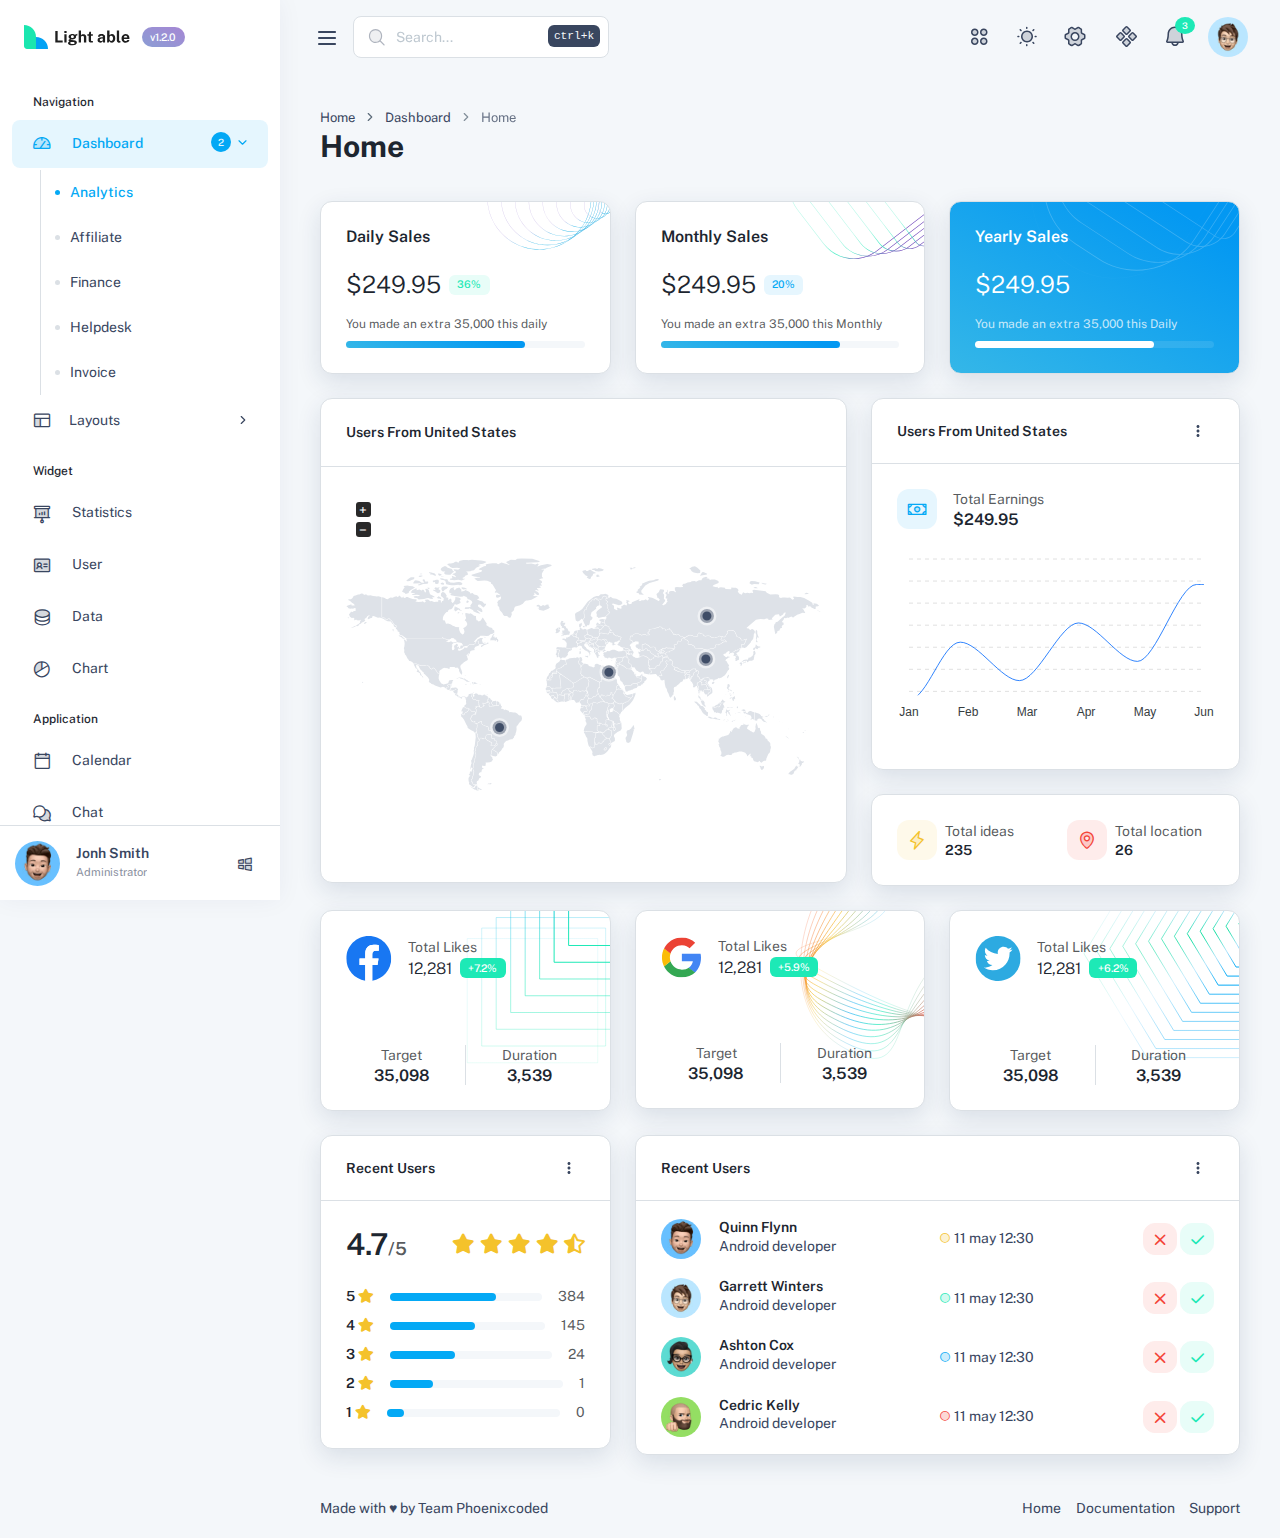
<file: .tpm/dashboard/index.html>
<!doctype html>
<html lang="en">
  <!-- [Head] start -->

  <head>
    <title>Home | Light Able Admin & Dashboard Template</title>
    <!-- [Meta] -->
    <meta charset="utf-8" />
    <meta name="viewport" content="width=device-width, initial-scale=1.0, user-scalable=0, minimal-ui" />
    <meta http-equiv="X-UA-Compatible" content="IE=edge" />
    <meta
      name="description"
      content="Light Able admin and dashboard template offer a variety of UI elements and pages, ensuring your admin panel is both fast and effective."
    />
    <meta name="author" content="phoenixcoded" />

    <!-- [Favicon] icon -->
    <link rel="icon" href="../assets/images/favicon.svg" type="image/x-icon" />

    <!-- map-vector css -->
    <link rel="stylesheet" href="../assets/css/plugins/jsvectormap.min.css" />
    <!-- [Google Font : Public Sans] icon -->
    <link href="https://fonts.googleapis.com/css2?family=Public+Sans:wght@400;500;600;700&amp;display=swap" rel="stylesheet" />
    <!-- [phosphor Icons] https://phosphoricons.com/ -->
    <link rel="stylesheet" href="../assets/fonts/phosphor/duotone/style.css" />
    <!-- [Tabler Icons] https://tablericons.com -->
    <link rel="stylesheet" href="../assets/fonts/tabler-icons.min.css" />
    <!-- [Feather Icons] https://feathericons.com -->
    <link rel="stylesheet" href="../assets/fonts/feather.css" />
    <!-- [Font Awesome Icons] https://fontawesome.com/icons -->
    <link rel="stylesheet" href="../assets/fonts/fontawesome.css" />
    <!-- [Material Icons] https://fonts.google.com/icons -->
    <link rel="stylesheet" href="../assets/fonts/material.css" />
    <!-- [Template CSS Files] -->
    <link rel="stylesheet" href="../assets/css/style.css" id="main-style-link" />
    <link rel="stylesheet" href="../assets/css/style-preset.css" />

  </head>
  <!-- [Head] end -->
  <!-- [Body] Start -->

  <body data-pc-preset="preset-1" data-pc-sidebar-theme="light" data-pc-sidebar-caption="true" data-pc-direction="ltr" data-pc-theme="light">
    <!-- [ Pre-loader ] start -->
<div class="loader-bg">
  <div class="loader-track">
    <div class="loader-fill"></div>
  </div>
</div>
<!-- [ Pre-loader ] End -->
 <!-- [ Sidebar Menu ] start -->
<nav class="pc-sidebar">
  <div class="navbar-wrapper">
    <div class="m-header">
      <a href="index.html" class="b-brand text-primary">
        <!-- ========   Change your logo from here   ============ -->
        <img src="../assets/images/logo-dark.svg" alt="logo image" class="logo-lg" />
        <span class="badge bg-brand-color-2 rounded-pill ms-2 theme-version">v1.2.0</span>
      </a>
    </div>
    <div class="navbar-content">
      <ul class="pc-navbar">
        <li class="pc-item pc-caption">
          <label>Navigation</label>
          <i class="ph-duotone ph-gauge"></i>
        </li>
        <li class="pc-item pc-hasmenu">
          <a href="#!" class="pc-link">
            <span class="pc-micon">
              <i class="ph-duotone ph-gauge"></i>
            </span>
            <span class="pc-mtext">Dashboard</span>
            <span class="pc-arrow"><i data-feather="chevron-right"></i></span>
            <span class="pc-badge">2</span>
          </a>
          <ul class="pc-submenu">
            <li class="pc-item"><a class="pc-link" href="index.html">Analytics</a></li>
            <li class="pc-item"><a class="pc-link" href="affiliate.html">Affiliate</a></li>
            <li class="pc-item"><a class="pc-link" href="finance.html">Finance</a></li>
            <li class="pc-item"><a class="pc-link" href="../admins/helpdesk-dashboard.html">Helpdesk</a></li>
            <li class="pc-item"><a class="pc-link" href="invoice.html">Invoice</a></li>
          </ul>
        </li>
        <li class="pc-item pc-hasmenu">
          <a href="#!" class="pc-link"
            ><span class="pc-micon"> <i class="ph-duotone ph-layout"></i></span><span class="pc-mtext">Layouts</span
            ><span class="pc-arrow"><i data-feather="chevron-right"></i></span
          ></a>
          <ul class="pc-submenu">
            <li class="pc-item"><a class="pc-link" href="../demo/layout-horizontal.html">Horizontal</a></li>
            <li class="pc-item"><a class="pc-link" href="../demo/layout-vertical.html">Vertical</a></li>
            <li class="pc-item"><a class="pc-link" href="../demo/layout-vertical-tab.html">Vertical + Tab</a></li>
            <li class="pc-item"><a class="pc-link" href="../demo/layout-tab.html">Tab</a></li>
            <li class="pc-item"><a class="pc-link" href="../demo/layout-2-column.html">2 Column</a></li>
            <li class="pc-item"><a class="pc-link" href="../demo/layout-big-compact.html">Big Compact</a></li>
            <li class="pc-item"><a class="pc-link" href="../demo/layout-compact.html">Compact</a></li>
            <li class="pc-item"><a class="pc-link" href="../demo/layout-moduler.html">Moduler</a></li>
            <li class="pc-item"><a class="pc-link" href="../demo/layout-creative.html">Creative</a></li>
            <li class="pc-item"><a class="pc-link" href="../demo/layout-detached.html">Detached</a></li>
            <li class="pc-item"><a class="pc-link" href="../demo/layout-advanced.html">Advanced</a></li>
            <li class="pc-item"><a class="pc-link" href="../demo/layout-extended.html">Extended</a></li>
          </ul>
        </li>
        <li class="pc-item pc-caption">
          <label>Widget</label>
          <i class="ph-duotone ph-chart-pie"></i>
        </li>
        <li class="pc-item">
          <a href="../widget/w_statistics.html" class="pc-link">
            <span class="pc-micon">
              <i class="ph-duotone ph-projector-screen-chart"></i>
            </span>
            <span class="pc-mtext">Statistics</span>
          </a>
        </li>
        <li class="pc-item">
          <a href="../widget/w_user.html" class="pc-link">
            <span class="pc-micon">
              <i class="ph-duotone ph-identification-card"></i>
            </span>
            <span class="pc-mtext">User</span>
          </a>
        </li>
        <li class="pc-item">
          <a href="../widget/w_data.html" class="pc-link">
            <span class="pc-micon">
              <i class="ph-duotone ph-database"></i>
            </span>
            <span class="pc-mtext">Data</span>
          </a>
        </li>
        <li class="pc-item">
          <a href="../widget/w_chart.html" class="pc-link">
            <span class="pc-micon">
              <i class="ph-duotone ph-chart-pie"></i>
            </span>
            <span class="pc-mtext">Chart</span></a
          >
        </li>
        <li class="pc-item pc-caption">
          <label>Application</label>
          <i class="ph-duotone ph-buildings"></i>
        </li>
        <li class="pc-item">
          <a href="../application/calendar.html" class="pc-link">
            <span class="pc-micon">
              <i class="ph-duotone ph-calendar-blank"></i>
            </span>
            <span class="pc-mtext">Calendar</span></a
          >
        </li>
        <li class="pc-item">
          <a href="../application/chat.html" class="pc-link">
            <span class="pc-micon">
              <i class="ph-duotone ph-chats-circle"></i>
            </span>
            <span class="pc-mtext">Chat</span></a
          >
        </li>
        <li class="pc-item pc-hasmenu">
          <a href="#!" class="pc-link">
            <span class="pc-micon">
              <i class="ph-duotone ph-image"></i>
            </span>
            <span class="pc-mtext">Gallery</span><span class="pc-arrow"><i data-feather="chevron-right"></i></span
          ></a>
          <ul class="pc-submenu">
            <li class="pc-item"><a class="pc-link" href="../application/gallery-grid.html">Grid</a></li>
            <li class="pc-item"><a class="pc-link" href="../application/gallery-masonry.html">Masonry</a></li>
          </ul>
        </li>
        <li class="pc-item pc-hasmenu">
          <a href="#!" class="pc-link">
            <span class="pc-micon">
              <i class="ph-duotone ph-shopping-cart"></i>
            </span>
            <span class="pc-mtext">E-commerce</span><span class="pc-arrow"><i data-feather="chevron-right"></i></span
          ></a>
          <ul class="pc-submenu">
            <li class="pc-item"><a class="pc-link" href="../application/ecom_product.html">Product</a></li>
            <li class="pc-item"><a class="pc-link" href="../application/ecom_product-details.html">Product details</a></li>
            <li class="pc-item"><a class="pc-link" href="../application/ecom_product-list.html">Product List</a></li>
            <li class="pc-item"><a class="pc-link" href="../application/ecom_product-add.html">Add New Product</a></li>
            <li class="pc-item"><a class="pc-link" href="../application/ecom_checkout.html">Checkout</a></li>
          </ul>
        </li>
        <li class="pc-item pc-hasmenu">
          <a href="#!" class="pc-link"
            ><span class="pc-micon"><i class="ph-duotone ph-lifebuoy"></i></span><span class="pc-mtext">Helpdesk</span
            ><span class="pc-arrow"><i data-feather="chevron-right"></i></span
          ></a>
          <ul class="pc-submenu">
            <li class="pc-item"><a class="pc-link" href="../admins/helpdesk-dashboard.html">Dashboard</a></li>
            <li class="pc-item pc-hasmenu">
              <a class="pc-link" href="#!"
                >Ticket<span class="pc-arrow"><i data-feather="chevron-right"></i></span
              ></a>
              <ul class="pc-submenu">
                <li class="pc-item"><a class="pc-link" href="../admins/helpdesk-create-ticket.html">Create</a></li>
                <li class="pc-item"><a class="pc-link" href="../admins/helpdesk-ticket.html">List</a></li>
                <li class="pc-item"><a class="pc-link" href="../admins/helpdesk-ticket-details.html">Details</a></li>
              </ul>
            </li>
            <li class="pc-item"><a class="pc-link" href="../admins/helpdesk-customer.html">Customer</a></li>
          </ul>
        </li>
        <li class="pc-item pc-hasmenu">
          <a href="#!" class="pc-link">
            <span class="pc-micon">
              <i class="ph-duotone ph-newspaper"></i>
            </span>
            <span class="pc-mtext">Invoice 1</span><span class="pc-arrow"><i data-feather="chevron-right"></i></span
          ></a>
          <ul class="pc-submenu">
            <li class="pc-item"><a class="pc-link" href="../application/invoice-list.html">Invoice List</a></li>
            <li class="pc-item"><a class="pc-link" href="../application/invoice-create.html">Create</a></li>
            <li class="pc-item"><a class="pc-link" href="../application/invoice-view.html">Preview</a></li>
          </ul>
        </li>
        <li class="pc-item pc-hasmenu">
          <a href="#!" class="pc-link"
            ><span class="pc-micon"><i class="ph-duotone ph-newspaper"></i></span><span class="pc-mtext">Invoice 2</span
            ><span class="pc-arrow"><i data-feather="chevron-right"></i></span
          ></a>
          <ul class="pc-submenu">
            <li class="pc-item"><a class="pc-link" href="../admins/invoice-dashboard.html">Dashboard</a></li>
            <li class="pc-item"><a class="pc-link" href="../admins/invoice-create.html">Create</a></li>
            <li class="pc-item"><a class="pc-link" href="../admins/invoice-view.html">Details</a></li>
            <li class="pc-item"><a class="pc-link" href="../admins/invoice-list.html">List</a></li>
            <li class="pc-item"><a class="pc-link" href="../admins/invoice-edit.html">Edit</a></li>
          </ul>
        </li>
        <li class="pc-item">
          <a href="../application/mail.html" class="pc-link">
            <span class="pc-micon">
              <i class="ph-duotone ph-envelope-open"></i>
            </span>
            <span class="pc-mtext">Mail</span></a
          >
        </li>
        <li class="pc-item pc-hasmenu">
          <a href="#!" class="pc-link">
            <span class="pc-micon">
              <i class="ph-duotone ph-identification-badge"></i>
            </span>
            <span class="pc-mtext">Membership</span>
            <span class="pc-arrow"><i data-feather="chevron-right"></i></span>
          </a>
          <ul class="pc-submenu">
            <li class="pc-item"><a class="pc-link" href="../admins/membership-dashboard.html">Dashboard</a></li>
            <li class="pc-item"><a class="pc-link" href="../admins/membership-list.html">List</a></li>
            <li class="pc-item"><a class="pc-link" href="../admins/membership-pricing.html">Pricing</a></li>
            <li class="pc-item"><a class="pc-link" href="../admins/membership-setting.html">Setting</a></li>
          </ul>
        </li>
        <li class="pc-item pc-hasmenu">
          <a href="#!" class="pc-link">
            <span class="pc-micon">
              <i class="ph-duotone ph-books"></i>
            </span>
            <span class="pc-mtext">Online Courses</span>
            <span class="pc-arrow"><i data-feather="chevron-right"></i></span>
          </a>
          <ul class="pc-submenu">
            <li class="pc-item"><a class="pc-link" href="../admins/course-dashboard.html">Dashboard</a></li>
            <li class="pc-item pc-hasmenu">
              <a class="pc-link" href="#!"
                >Teacher<span class="pc-arrow"><i data-feather="chevron-right"></i></span
              ></a>
              <ul class="pc-submenu">
                <li class="pc-item"><a class="pc-link" href="../admins/course-teacher-list.html">List</a></li>
                <li class="pc-item"><a class="pc-link" href="../admins/course-teacher-apply.html">Apply</a></li>
                <li class="pc-item"><a class="pc-link" href="../admins/course-teacher-add.html">Add</a></li>
              </ul>
            </li>
            <li class="pc-item pc-hasmenu">
              <a class="pc-link" href="#!"
                >Student<span class="pc-arrow"><i data-feather="chevron-right"></i></span
              ></a>
              <ul class="pc-submenu">
                <li class="pc-item"><a class="pc-link" href="../admins/course-student-list.html">list</a></li>
                <li class="pc-item"><a class="pc-link" href="../admins/course-student-apply.html">Apply</a></li>
                <li class="pc-item"><a class="pc-link" href="../admins/course-student-add.html">Add</a></li>
              </ul>
            </li>
            <li class="pc-item pc-hasmenu">
              <a class="pc-link" href="#!"
                >Courses<span class="pc-arrow"><i data-feather="chevron-right"></i></span
              ></a>
              <ul class="pc-submenu">
                <li class="pc-item"><a class="pc-link" href="../admins/course-course-view.html">View</a></li>
                <li class="pc-item"><a class="pc-link" href="../admins/course-course-add.html">Add</a></li>
              </ul>
            </li>
            <li class="pc-item"><a class="pc-link" href="../admins/course-pricing.html">Pricing</a></li>
            <li class="pc-item"><a class="pc-link" href="../admins/course-site.html">Site</a></li>
            <li class="pc-item pc-hasmenu">
              <a class="pc-link" href="#!"
                >Setting<span class="pc-arrow"><i data-feather="chevron-right"></i></span
              ></a>
              <ul class="pc-submenu">
                <li class="pc-item"><a class="pc-link" href="../admins/course-setting-payment.html">Payment</a></li>
                <li class="pc-item"><a class="pc-link" href="../admins/course-setting-pricing.html">Pricing</a></li>
                <li class="pc-item"><a class="pc-link" href="../admins/course-setting-notifications.html">Notifications</a></li>
              </ul>
            </li>
          </ul>
        </li>
        <li class="pc-item">
          <a href="../application/plans.html" class="pc-link">
            <span class="pc-micon">
              <i class="ph-duotone ph-currency-circle-dollar"></i>
            </span>
            <span class="pc-mtext">Plans</span></a
          >
        </li>
        <li class="pc-item pc-hasmenu">
          <a href="#!" class="pc-link">
            <span class="pc-micon">
              <i class="ph-duotone ph-user-circle"></i>
            </span>
            <span class="pc-mtext">Users</span><span class="pc-arrow"><i data-feather="chevron-right"></i></span
          ></a>
          <ul class="pc-submenu">
            <li class="pc-item"><a class="pc-link" href="../application/account-profile.html">Account Profile</a></li>
            <li class="pc-item"><a class="pc-link" href="../application/social-media.html">Social media</a></li>
            <li class="pc-item"><a class="pc-link" href="../application/user-card.html">User Card</a></li>
            <li class="pc-item"><a class="pc-link" href="../application/user-list.html">User List</a></li>
            <li class="pc-item"><a class="pc-link" href="../application/team.html">Team</a></li>
          </ul>
        </li>

        <li class="pc-item pc-caption">
          <label>Pages</label>
          <i class="ph-duotone ph-devices"></i>
        </li>
        <li class="pc-item pc-hasmenu">
          <a href="#!" class="pc-link">
            <span class="pc-micon">
              <i class="ph-duotone ph-shield-checkered"></i>
            </span>
            <span class="pc-mtext">Authentication</span><span class="pc-arrow"><i data-feather="chevron-right"></i></span
          ></a>
          <ul class="pc-submenu">
            <li class="pc-item pc-hasmenu">
              <a href="#!" class="pc-link"
                >Authentication 1<span class="pc-arrow"><i data-feather="chevron-right"></i></span
              ></a>
              <ul class="pc-submenu">
                <li class="pc-item"><a class="pc-link" target="_blank" href="../pages/login-v1.html">Login</a></li>
                <li class="pc-item"><a class="pc-link" target="_blank" href="../pages/register-v1.html">Register</a></li>
                <li class="pc-item"><a class="pc-link" target="_blank" href="../pages/forgot-password-v1.html">Forgot Password</a></li>
                <li class="pc-item"><a class="pc-link" target="_blank" href="../pages/reset-password-v1.html">reset password</a> </li>
                <li class="pc-item"><a class="pc-link" target="_blank" href="../pages/code-verification-v1.html">code verification</a></li>
              </ul>
            </li>
            <li class="pc-item pc-hasmenu">
              <a href="#!" class="pc-link"
                >Authentication 2<span class="pc-arrow"><i data-feather="chevron-right"></i></span
              ></a>
              <ul class="pc-submenu">
                <li class="pc-item"><a class="pc-link" target="_blank" href="../pages/login-v2.html">Login</a></li>
                <li class="pc-item"><a class="pc-link" target="_blank" href="../pages/register-v2.html">Register</a></li>
                <li class="pc-item"><a class="pc-link" target="_blank" href="../pages/forgot-password-v2.html">Forgot password</a> </li>
                <li class="pc-item"><a class="pc-link" target="_blank" href="../pages/reset-password-v2.html">reset password</a> </li>
                <li class="pc-item"><a class="pc-link" target="_blank" href="../pages/code-verification-v2.html">code verification</a></li>
              </ul>
            </li>
            <li class="pc-item"><a class="pc-link" href="../pages/login-modal.html">Login Modal</a></li>
          </ul>
        </li>
        <li class="pc-item pc-hasmenu">
          <a href="#!" class="pc-link">
            <span class="pc-micon">
              <i class="ph-duotone ph-wrench"></i>
            </span>
            <span class="pc-mtext">Maintenance</span><span class="pc-arrow"><i data-feather="chevron-right"></i></span>
          </a>
          <ul class="pc-submenu">
            <li class="pc-item"><a class="pc-link" target="_blank" href="../pages/error-404.html">Error 404</a></li>
            <li class="pc-item"><a class="pc-link" target="_blank" href="../pages/connection-lost.html">Connection lost</a></li>
            <li class="pc-item"><a class="pc-link" target="_blank" href="../pages/under-construction.html">Under Construction</a></li>
            <li class="pc-item"><a class="pc-link" target="_blank" href="../pages/coming-soon.html">Coming soon</a></li>
          </ul>
        </li>
        <li class="pc-item"
          ><a href="../pages/contact-us.html" class="pc-link"
            ><span class="pc-micon"> <i class="ph-duotone ph-target"></i> </span><span class="pc-mtext">Contact Us</span></a
          >
        </li>
        <li class="pc-item"
          ><a href="../index.html" class="pc-link" target="_blank"
            ><span class="pc-micon"> <i class="ph-duotone ph-rocket"></i> </span>
            <span class="pc-mtext pc-icon-link">Landing <i class="ti ti-link text-primary f-14"></i></span>
          </a>
        </li>
        <li class="pc-item"
          ><a href="../pages/loading.html" class="pc-link"
            ><span class="pc-micon"> <i class="ph-duotone ph-fan"></i> </span><span class="pc-mtext">Loading</span></a
          >
        </li>
        <li class="pc-item pc-hasmenu">
          <a href="#!" class="pc-link">
            <span class="pc-micon">
              <i class="ph-duotone ph-magnifying-glass"></i>
            </span>
            <span class="pc-mtext">Search</span><span class="pc-arrow"><i data-feather="chevron-right"></i></span
          ></a>
          <ul class="pc-submenu">
            <li class="pc-item"><a class="pc-link" href="../pages/search-page.html">Search Page</a></li>
            <li class="pc-item"><a class="pc-link" href="../pages/contact-search.html">Contact Search</a></li>
          </ul>
        </li>
        <li class="pc-item">
          <a href="../pages/settings.html" class="pc-link">
            <span class="pc-micon">
              <i class="ph-duotone ph-globe"></i>
            </span>
            <span class="pc-mtext">Site Settings</span>
          </a>
        </li>
        <li class="pc-item pc-caption">
          <label>UI Components</label>
          <i class="ph-duotone ph-compass-tool"></i>
        </li>
        <li class="pc-item">
          <a href="../elements/bc_alert.html" class="pc-link" target="_blank"
            ><span class="pc-micon"> <i class="ph-duotone ph-compass-tool"></i></span>
            <span class="pc-mtext pc-icon-link">Components <i class="ti ti-link text-primary f-14"></i></span>
          </a>
        </li>
        <li class="pc-item">
          <a href="../elements/animation.html" class="pc-link">
            <span class="pc-micon"> <i class="ph-duotone ph-flower"></i> </span><span class="pc-mtext">Animation</span></a
          >
        </li>
        <li class="pc-item pc-hasmenu">
          <a href="#!" class="pc-link"
            ><span class="pc-micon"> <i class="ph-duotone ph-flower-lotus"></i></span><span class="pc-mtext">Icons</span
            ><span class="pc-arrow"><i data-feather="chevron-right"></i></span
          ></a>
          <ul class="pc-submenu">
            <li class="pc-item"><a class="pc-link" href="../elements/icon-feather.html">Feather</a></li>
            <li class="pc-item"><a class="pc-link" href="../elements/icon-fontawesome.html">Font Awesome 5</a></li>
            <li class="pc-item"><a class="pc-link" href="../elements/icon-material.html">Material</a></li>
            <li class="pc-item"><a class="pc-link" href="../elements/icon-tabler.html">Tabler</a></li>
            <li class="pc-item"><a class="pc-link" href="../elements/icon-phosphor.html">Phosphor</a></li>
            <li class="pc-item"><a class="pc-link" href="../elements/icon-custom.html">Custom</a></li>
          </ul>
        </li>
        <li class="pc-item pc-caption">
          <label>Forms</label>
          <i class="ph-duotone ph-textbox"></i>
        </li>
        <li class="pc-item pc-hasmenu">
          <a href="#!" class="pc-link">
            <span class="pc-micon">
              <i class="ph-duotone ph-textbox"></i>
            </span>
            <span class="pc-mtext">Forms Elements</span><span class="pc-arrow"><i data-feather="chevron-right"></i></span
          ></a>
          <ul class="pc-submenu">
            <li class="pc-item"><a class="pc-link" href="../forms/form_elements.html">Form Basic</a></li>
            <li class="pc-item"><a class="pc-link" href="../forms/form_floating.html">Form Floating</a></li>
            <li class="pc-item"><a class="pc-link" href="../forms/form2_basic.html">Form Options</a></li>
            <li class="pc-item"><a class="pc-link" href="../forms/form2_input_group.html">Input Groups</a></li>
            <li class="pc-item"><a class="pc-link" href="../forms/form2_checkbox.html">Checkbox</a></li>
            <li class="pc-item"><a class="pc-link" href="../forms/form2_radio.html">Radio</a></li>
            <li class="pc-item"><a class="pc-link" href="../forms/form2_switch.html">Switch</a></li>
            <li class="pc-item"><a class="pc-link" href="../forms/form2_megaoption.html">Mega option</a></li>
          </ul>
        </li>
        <li class="pc-item pc-hasmenu">
          <a href="#!" class="pc-link">
            <span class="pc-micon">
              <i class="ph-duotone ph-plug-charging"></i>
            </span>
            <span class="pc-mtext">Forms Plugins</span><span class="pc-arrow"><i data-feather="chevron-right"></i></span
          ></a>
          <ul class="pc-submenu">
            <li class="pc-item pc-hasmenu">
              <a class="pc-link" href="#"
                >Date<span class="pc-arrow"><i data-feather="chevron-right"></i></span
              ></a>
              <ul class="pc-submenu">
                <li class="pc-item"><a class="pc-link" href="../forms/form2_datepicker.html">Datepicker</a></li>
                <li class="pc-item"><a class="pc-link" href="../forms/form2_daterangepicker.html">Date Range Picker</a> </li>
                <li class="pc-item"><a class="pc-link" href="../forms/form2_timepicker.html">Timepicker</a></li>
              </ul>
            </li>
            <li class="pc-item pc-hasmenu">
              <a class="pc-link" href="#"
                >Select<span class="pc-arrow"><i data-feather="chevron-right"></i></span
              ></a>
              <ul class="pc-submenu">
                <li class="pc-item"><a class="pc-link" href="../forms/form2_choices.html">Choices js</a></li>
              </ul>
            </li>
            <li class="pc-item"><a class="pc-link" href="../forms/form2_rating.html">Rating</a></li>
            <li class="pc-item"><a class="pc-link" href="../forms/form2_recaptcha.html">Google reCaptcha</a></li>
            <li class="pc-item"><a class="pc-link" href="../forms/form2_inputmask.html">Input Masks</a></li>
            <li class="pc-item"><a class="pc-link" href="../forms/form2_clipboard.html">Clipboard</a></li>
            <li class="pc-item"><a class="pc-link" href="../forms/form2_nouislider.html">Nouislider</a></li>
            <li class="pc-item"><a class="pc-link" href="../forms/form2_switchjs.html">Bootstrap Switch</a></li>
            <li class="pc-item"><a class="pc-link" href="../forms/form2_typeahead.html">Typeahead</a></li>
          </ul>
        </li>
        <li class="pc-item pc-hasmenu">
          <a href="#!" class="pc-link">
            <span class="pc-micon">
              <i class="ph-duotone ph-pen-nib"></i>
            </span>
            <span class="pc-mtext">Text Editors</span><span class="pc-arrow"><i data-feather="chevron-right"></i></span
          ></a>
          <ul class="pc-submenu">
            <li class="pc-item"><a class="pc-link" href="../forms/form2_tinymce.html">Tinymce</a></li>
            <li class="pc-item"><a class="pc-link" href="../forms/form2_quill.html">Quill</a></li>
            <li class="pc-item pc-hasmenu">
              <a class="pc-link" href="#"
                >CK editor<span class="pc-arrow"><i data-feather="chevron-right"></i></span
              ></a>
              <ul class="pc-submenu">
                <li class="pc-item"><a class="pc-link" href="../forms/editor-classic.html">classic</a></li>
                <li class="pc-item"><a class="pc-link" href="../forms/editor-document.html">Document</a></li>
                <li class="pc-item"><a class="pc-link" href="../forms/editor-inline.html">Inline</a></li>
                <li class="pc-item"><a class="pc-link" href="../forms/editor-balloon.html">Balloon</a></li>
              </ul>
            </li>
            <li class="pc-item"><a class="pc-link" href="../forms/form2_markdown.html">Markdown</a></li>
          </ul>
        </li>
        <li class="pc-item pc-hasmenu">
          <a href="#!" class="pc-link">
            <span class="pc-micon">
              <i class="ph-duotone ph-windows-logo"></i>
            </span>
            <span class="pc-mtext">Form Layouts</span><span class="pc-arrow"><i data-feather="chevron-right"></i></span
          ></a>
          <ul class="pc-submenu">
            <li class="pc-item"><a class="pc-link" href="../forms/form2_lay-default.html">Layouts</a></li>
            <li class="pc-item"><a class="pc-link" href="../forms/form2_lay-multicolumn.html">Multicolumn</a></li>
            <li class="pc-item"><a class="pc-link" href="../forms/form2_lay-actionbars.html">Actionbars</a></li>
            <li class="pc-item"><a class="pc-link" href="../forms/form2_lay-stickyactionbars.html">Sticky Action bars</a> </li>
          </ul>
        </li>
        <li class="pc-item pc-hasmenu">
          <a href="#!" class="pc-link">
            <span class="pc-micon">
              <i class="ph-duotone ph-cloud-arrow-up"></i>
            </span>
            <span class="pc-mtext">File upload</span><span class="pc-arrow"><i data-feather="chevron-right"></i></span
          ></a>
          <ul class="pc-submenu">
            <li class="pc-item"><a class="pc-link" href="../forms/file-upload.html">Dropzone</a></li>
            <li class="pc-item"><a class="pc-link" href="../forms/form2_flu-uppy.html">Uppy</a></li>
          </ul>
        </li>
        <li class="pc-item">
          <a href="../forms/form2_wizard.html" class="pc-link">
            <span class="pc-micon">
              <i class="ph-duotone ph-tabs"></i>
            </span>
            <span class="pc-mtext">wizard</span></a
          >
        </li>
        <li class="pc-item">
          <a href="../forms/form-validation.html" class="pc-link">
            <span class="pc-micon">
              <i class="ph-duotone ph-password"></i>
            </span>
            <span class="pc-mtext">Form Validation</span></a
          >
        </li>
        <li class="pc-item"
          ><a href="../forms/image_crop.html" class="pc-link">
            <span class="pc-micon">
              <i class="ph-duotone ph-crop"></i>
            </span>
            <span class="pc-mtext">Image cropper</span></a
          ></li
        >
        <li class="pc-item pc-caption">
          <label>table</label>
          <i class="ph-duotone ph-table"></i>
        </li>
        <li class="pc-item pc-hasmenu">
          <a href="#!" class="pc-link">
            <span class="pc-micon">
              <i class="ph-duotone ph-table"></i>
            </span>
            <span class="pc-mtext">Bootstrap Table</span><span class="pc-arrow"><i data-feather="chevron-right"></i></span
          ></a>
          <ul class="pc-submenu">
            <li class="pc-item"><a class="pc-link" href="../table/tbl_bootstrap.html">Basic table</a></li>
            <li class="pc-item"><a class="pc-link" href="../table/tbl_sizing.html">Sizing table</a></li>
            <li class="pc-item"><a class="pc-link" href="../table/tbl_border.html">Border table</a></li>
            <li class="pc-item"><a class="pc-link" href="../table/tbl_styling.html">Styling table</a></li>
          </ul>
        </li>
        <li class="pc-item pc-hasmenu">
          <a href="#!" class="pc-link">
            <span class="pc-micon">
              <i class="ph-duotone ph-grid-nine"></i>
            </span>
            <span class="pc-mtext">Vanilla Table</span><span class="pc-arrow"><i data-feather="chevron-right"></i></span
          ></a>
          <ul class="pc-submenu">
            <li class="pc-item"><a class="pc-link" href="../table/tbl_dt-simple.html">Basic initialization</a></li>
            <li class="pc-item"><a class="pc-link" href="../table/tbl_dt-dynamic-import.html">Dynamic Import</a></li>
            <li class="pc-item"><a class="pc-link" href="../table/tbl_dt-render-column-cells.html">Render Column Cells</a></li>
            <li class="pc-item"><a class="pc-link" href="../table/tbl_dt-column-manipulation.html">Column Manipulation</a></li>
            <li class="pc-item"><a class="pc-link" href="../table/tbl_dt-datetime-sorting.html">Datetime Sorting</a></li>
            <li class="pc-item"><a class="pc-link" href="../table/tbl_dt-methods.html">Methods</a></li>
            <li class="pc-item"><a class="pc-link" href="../table/tbl_dt-add-rows.html">Add Rows</a></li>
            <li class="pc-item"><a class="pc-link" href="../table/tbl_dt-fetch-api.html">Fetch API</a></li>
            <li class="pc-item"><a class="pc-link" href="../table/tbl_dt-filters.html">Filters</a></li>
            <li class="pc-item"><a class="pc-link" href="../table/tbl_dt-export.html">Export</a></li>
          </ul>
        </li>
        <li class="pc-item pc-hasmenu">
          <a href="#!" class="pc-link">
            <span class="pc-micon">
              <i class="ph-duotone ph-text-columns"></i>
            </span>
            <span class="pc-mtext">Data table</span><span class="pc-arrow"><i data-feather="chevron-right"></i></span
          ></a>
          <ul class="pc-submenu">
            <li class="pc-item"><a class="pc-link" href="../table/dt_advance.html">Advance initialization</a></li>
            <li class="pc-item"><a class="pc-link" href="../table/dt_styling.html">Styling</a></li>
            <li class="pc-item"><a class="pc-link" href="../table/dt_api.html">API</a></li>
            <li class="pc-item"><a class="pc-link" href="../table/dt_plugin.html">Plug-in</a></li>
            <li class="pc-item"><a class="pc-link" href="../table/dt_sources.html">Data sources</a></li>
          </ul>
        </li>
        <li class="pc-item pc-hasmenu">
          <a href="#!" class="pc-link">
            <span class="pc-micon">
              <i class="ph-duotone ph-wall"></i>
            </span>
            <span class="pc-mtext">DT extensions</span><span class="pc-arrow"><i data-feather="chevron-right"></i></span
          ></a>
          <ul class="pc-submenu">
            <li class="pc-item"><a class="pc-link" href="../table/dt_ext_autofill.html">Autofill</a></li>
            <li class="pc-item pc-hasmenu">
              <a href="#!" class="pc-link"
                >Button<span class="pc-arrow"><i data-feather="chevron-right"></i></span
              ></a>
              <ul class="pc-submenu">
                <li class="pc-item"><a class="pc-link" href="../table/dt_ext_basic_buttons.html">Basic button</a></li>
                <li class="pc-item"><a class="pc-link" href="../table/dt_ext_export_buttons.html">Data export</a></li>
              </ul>
            </li>
            <li class="pc-item"><a class="pc-link" href="../table/dt_ext_col_reorder.html">Col reorder</a></li>
            <li class="pc-item"><a class="pc-link" href="../table/dt_ext_fixed_columns.html">Fixed columns</a></li>
            <li class="pc-item"><a class="pc-link" href="../table/dt_ext_fixed_header.html">Fixed header</a></li>
            <li class="pc-item"><a class="pc-link" href="../table/dt_ext_key_table.html">Key table</a></li>
            <li class="pc-item"><a class="pc-link" href="../table/dt_ext_responsive.html">Responsive</a></li>
            <li class="pc-item"><a class="pc-link" href="../table/dt_ext_row_reorder.html">Row reorder</a></li>
            <li class="pc-item"><a class="pc-link" href="../table/dt_ext_scroller.html">Scroller</a></li>
            <li class="pc-item"><a class="pc-link" href="../table/dt_ext_select.html">Select table</a></li>
          </ul>
        </li>
        <li class="pc-item pc-caption">
          <label>Charts &amp; Maps</label>
          <i class="ph-duotone ph-chart-pie-slice"></i>
        </li>
        <li class="pc-item pc-hasmenu">
          <a href="#!" class="pc-link">
            <span class="pc-micon">
              <i class="ph-duotone ph-chart-donut"></i>
            </span>
            <span class="pc-mtext">Charts</span><span class="pc-arrow"><i data-feather="chevron-right"></i></span
          ></a>
          <ul class="pc-submenu">
            <li class="pc-item"><a class="pc-link" href="../chart/chart-apex.html">Apex Chart</a></li>
            <li class="pc-item"><a class="pc-link" href="../chart/chart-peity.html">Peity Chart</a></li>
          </ul>
        </li>
        <li class="pc-item pc-hasmenu">
          <a href="#!" class="pc-link">
            <span class="pc-micon">
              <i class="ph-duotone ph-map-trifold"></i>
            </span>
            <span class="pc-mtext">Maps</span><span class="pc-arrow"><i data-feather="chevron-right"></i></span
          ></a>
          <ul class="pc-submenu">
            <li class="pc-item"><a class="pc-link" href="../chart/map-vector.html">Vector Map</a></li>
            <li class="pc-item"><a class="pc-link" href="../chart/map-gmap.html">Gmaps</a></li>
          </ul>
        </li>

        <li class="pc-item pc-caption">
          <label>Other</label>
          <i class="ph-duotone ph-suitcase"></i>
        </li>
        <li class="pc-item pc-hasmenu">
          <a href="#!" class="pc-link"
            ><span class="pc-micon"> <i class="ph-duotone ph-tree-structure"></i> </span><span class="pc-mtext">Menu levels</span
            ><span class="pc-arrow"><i data-feather="chevron-right"></i></span
          ></a>
          <ul class="pc-submenu">
            <li class="pc-item"><a class="pc-link" href="#!">Level 2.1</a></li>
            <li class="pc-item pc-hasmenu">
              <a href="#!" class="pc-link"
                >Level 2.2<span class="pc-arrow"><i data-feather="chevron-right"></i></span
              ></a>
              <ul class="pc-submenu">
                <li class="pc-item"><a class="pc-link" href="#!">Level 3.1</a></li>
                <li class="pc-item"><a class="pc-link" href="#!">Level 3.2</a></li>
                <li class="pc-item pc-hasmenu">
                  <a href="#!" class="pc-link"
                    >Level 3.3<span class="pc-arrow"><i data-feather="chevron-right"></i></span
                  ></a>
                  <ul class="pc-submenu">
                    <li class="pc-item"><a class="pc-link" href="#!">Level 4.1</a></li>
                    <li class="pc-item"><a class="pc-link" href="#!">Level 4.2</a></li>
                  </ul>
                </li>
              </ul>
            </li>
            <li class="pc-item pc-hasmenu">
              <a href="#!" class="pc-link"
                >Level 2.3<span class="pc-arrow"><i data-feather="chevron-right"></i></span
              ></a>
              <ul class="pc-submenu">
                <li class="pc-item"><a class="pc-link" href="#!">Level 3.1</a></li>
                <li class="pc-item"><a class="pc-link" href="#!">Level 3.2</a></li>
                <li class="pc-item pc-hasmenu">
                  <a href="#!" class="pc-link"
                    >Level 3.3<span class="pc-arrow"><i data-feather="chevron-right"></i></span
                  ></a>
                  <ul class="pc-submenu">
                    <li class="pc-item"><a class="pc-link" href="#!">Level 4.1</a></li>
                    <li class="pc-item"><a class="pc-link" href="#!">Level 4.2</a></li>
                  </ul>
                </li>
              </ul>
            </li>
          </ul>
        </li>
        <li class="pc-item"
          ><a href="../other/sample-page.html" class="pc-link">
            <span class="pc-micon">
              <i class="ph-duotone ph-desktop"></i>
            </span>
            <span class="pc-mtext">Sample page</span></a
          ></li
        >

      </ul>
      <div class="card nav-action-card bg-brand-color-4">
        <div class="card-body" style="background-image: url('../assets/images/layout/nav-card-bg.svg')">
          <h5 class="text-dark">Help Center</h5>
          <p class="text-dark text-opacity-75">Please contact us for more questions.</p>
          <a href="https://phoenixcoded.support-hub.io/" class="btn btn-primary" target="_blank">Go to help Center</a>
        </div>
      </div>
    </div>
    <div class="card pc-user-card">
      <div class="card-body">
        <div class="d-flex align-items-center">
          <div class="flex-shrink-0">
            <img src="../assets/images/user/avatar-1.jpg" alt="user-image" class="user-avtar wid-45 rounded-circle" />
          </div>
          <div class="flex-grow-1 ms-3">
            <div class="dropdown">
              <a href="#" class="arrow-none dropdown-toggle" data-bs-toggle="dropdown" aria-expanded="false" data-bs-offset="0,20">
                <div class="d-flex align-items-center">
                  <div class="flex-grow-1 me-2">
                    <h6 class="mb-0">Jonh Smith</h6>
                    <small>Administrator</small>
                  </div>
                  <div class="flex-shrink-0">
                    <div class="btn btn-icon btn-link-secondary avtar">
                      <i class="ph-duotone ph-windows-logo"></i>
                    </div>
                  </div>
                </div>
              </a>
              <div class="dropdown-menu">
                <ul>
                  <li>
                    <a class="pc-user-links">
                      <i class="ph-duotone ph-user"></i>
                      <span>My Account</span>
                    </a>
                  </li>
                  <li>
                    <a class="pc-user-links">
                      <i class="ph-duotone ph-gear"></i>
                      <span>Settings</span>
                    </a>
                  </li>
                  <li>
                    <a class="pc-user-links">
                      <i class="ph-duotone ph-lock-key"></i>
                      <span>Lock Screen</span>
                    </a>
                  </li>
                  <li>
                    <a class="pc-user-links">
                      <i class="ph-duotone ph-power"></i>
                      <span>Logout</span>
                    </a>
                  </li>
                </ul>
              </div>
            </div>
          </div>
        </div>
      </div>
    </div>
  </div>
</nav>
<!-- [ Sidebar Menu ] end -->
 <!-- [ Header Topbar ] start -->
<header class="pc-header">
  <div class="header-wrapper"> <!-- [Mobile Media Block] start -->
<div class="me-auto pc-mob-drp">
  <ul class="list-unstyled">
    <!-- ======= Menu collapse Icon ===== -->
    <li class="pc-h-item pc-sidebar-collapse">
      <a href="#" class="pc-head-link ms-0" id="sidebar-hide">
        <i class="ti ti-menu-2"></i>
      </a>
    </li>
    <li class="pc-h-item pc-sidebar-popup">
      <a href="#" class="pc-head-link ms-0" id="mobile-collapse">
        <i class="ti ti-menu-2"></i>
      </a>
    </li>
    <li class="dropdown pc-h-item d-inline-flex d-md-none">
      <a
        class="pc-head-link dropdown-toggle arrow-none m-0"
        data-bs-toggle="dropdown"
        href="#"
        role="button"
        aria-haspopup="false"
        aria-expanded="false"
      >
        <i class="ph-duotone ph-magnifying-glass"></i>
      </a>
      <div class="dropdown-menu pc-h-dropdown drp-search">
        <form class="px-3">
          <div class="mb-0 d-flex align-items-center">
            <input type="search" class="form-control border-0 shadow-none" placeholder="Search..." />
            <button class="btn btn-light-secondary btn-search">Search</button>
          </div>
        </form>
      </div>
    </li>
    <li class="pc-h-item d-none d-md-inline-flex">
      <form class="form-search">
        <i class="ph-duotone ph-magnifying-glass icon-search"></i>
        <input type="search" class="form-control" placeholder="Search..." />

        <button class="btn btn-search" style="padding: 0"><kbd>ctrl+k</kbd></button>
      </form>
    </li>
  </ul>
</div>
<!-- [Mobile Media Block end] -->
<div class="ms-auto">
  <ul class="list-unstyled">
    <li class="dropdown pc-h-item d-none d-md-inline-flex">
      <a
        class="pc-head-link dropdown-toggle arrow-none me-0"
        data-bs-toggle="dropdown"
        href="#"
        role="button"
        aria-haspopup="false"
        aria-expanded="false"
      >
        <i class="ph-duotone ph-circles-four"></i>
      </a>
      <div class="dropdown-menu dropdown-qta dropdown-menu-end pc-h-dropdown">
        <div class="overflow-hidden">
          <div class="qta-links m-n1">
            <a href="#!" class="dropdown-item">
              <i class="ph-duotone ph-shopping-cart"></i>
              <span>E-commerce</span>
            </a>
            <a href="#!" class="dropdown-item">
              <i class="ph-duotone ph-lifebuoy"></i>
              <span>Helpdesk</span>
            </a>
            <a href="#!" class="dropdown-item">
              <i class="ph-duotone ph-scroll"></i>
              <span>Invoice</span>
            </a>
            <a href="#!" class="dropdown-item">
              <i class="ph-duotone ph-books"></i>
              <span>Online Courses</span>
            </a>
            <a href="#!" class="dropdown-item">
              <i class="ph-duotone ph-envelope-open"></i>
              <span>Mail</span>
            </a>
            <a href="#!" class="dropdown-item">
              <i class="ph-duotone ph-identification-badge"></i>
              <span>Membership</span>
            </a>
            <a href="#!" class="dropdown-item">
              <i class="ph-duotone ph-chats-circle"></i>
              <span>Chat</span>
            </a>
            <a href="#!" class="dropdown-item">
              <i class="ph-duotone ph-currency-circle-dollar"></i>
              <span>Plans</span>
            </a>
            <a href="#!" class="dropdown-item">
              <i class="ph-duotone ph-user-circle"></i>
              <span>Users</span>
            </a>
          </div>
        </div>
      </div>
    </li>
    <li class="dropdown pc-h-item">
      <a
        class="pc-head-link dropdown-toggle arrow-none me-0"
        data-bs-toggle="dropdown"
        href="#"
        role="button"
        aria-haspopup="false"
        aria-expanded="false"
      >
        <i class="ph-duotone ph-sun-dim"></i>
      </a>
      <div class="dropdown-menu dropdown-menu-end pc-h-dropdown">
        <a href="#!" class="dropdown-item" onclick="layout_change('dark')">
          <i class="ph-duotone ph-moon"></i>
          <span>Dark</span>
        </a>
        <a href="#!" class="dropdown-item" onclick="layout_change('light')">
          <i class="ph-duotone ph-sun-dim"></i>
          <span>Light</span>
        </a>
        <a href="#!" class="dropdown-item" onclick="layout_change_default()">
          <i class="ph-duotone ph-cpu"></i>
          <span>Default</span>
        </a>
      </div>
    </li>
    <li class="pc-h-item">
      <a class="pc-head-link pct-c-btn" href="#" data-bs-toggle="offcanvas" data-bs-target="#offcanvas_pc_layout">
        <i class="ph-duotone ph-gear-six"></i>
      </a>
    </li>
    <li class="dropdown pc-h-item">
      <a
        class="pc-head-link dropdown-toggle arrow-none me-0"
        data-bs-toggle="dropdown"
        href="#"
        role="button"
        aria-haspopup="false"
        aria-expanded="false"
      >
        <i class="ph-duotone ph-diamonds-four"></i>
      </a>
      <div class="dropdown-menu dropdown-menu-end pc-h-dropdown">
        <a href="#!" class="dropdown-item">
          <i class="ph-duotone ph-user"></i>
          <span>My Account</span>
        </a>
        <a href="#!" class="dropdown-item">
          <i class="ph-duotone ph-gear"></i>
          <span>Settings</span>
        </a>
        <a href="#!" class="dropdown-item">
          <i class="ph-duotone ph-lifebuoy"></i>
          <span>Support</span>
        </a>
        <a href="#!" class="dropdown-item">
          <i class="ph-duotone ph-lock-key"></i>
          <span>Lock Screen</span>
        </a>
        <a href="#!" class="dropdown-item">
          <i class="ph-duotone ph-power"></i>
          <span>Logout</span>
        </a>
      </div>
    </li>
    <li class="dropdown pc-h-item">
      <a
        class="pc-head-link dropdown-toggle arrow-none me-0"
        data-bs-toggle="dropdown"
        href="#"
        role="button"
        aria-haspopup="false"
        aria-expanded="false"
      >
        <i class="ph-duotone ph-bell"></i>
        <span class="badge bg-success pc-h-badge">3</span>
      </a>
      <div class="dropdown-menu dropdown-notification dropdown-menu-end pc-h-dropdown">
        <div class="dropdown-header d-flex align-items-center justify-content-between">
          <h5 class="m-0">Notifications</h5>
          <ul class="list-inline ms-auto mb-0">
            <li class="list-inline-item">
              <a href="../application/mail.html" class="avtar avtar-s btn-link-hover-primary">
                <i class="ti ti-link f-18"></i>
              </a>
            </li>
          </ul>
        </div>
        <div class="dropdown-body text-wrap header-notification-scroll position-relative" style="max-height: calc(100vh - 235px)">
          <ul class="list-group list-group-flush">
            <li class="list-group-item">
              <p class="text-span">Today</p>
              <div class="d-flex">
                <div class="flex-shrink-0">
                  <img src="../assets/images/user/avatar-2.jpg" alt="user-image" class="user-avtar avtar avtar-s" />
                </div>
                <div class="flex-grow-1 ms-3">
                  <div class="d-flex">
                    <div class="flex-grow-1 me-3 position-relative">
                      <h6 class="mb-0 text-truncate">Keefe Bond added new tags to 💪 Design system</h6>
                    </div>
                    <div class="flex-shrink-0">
                      <span class="text-sm">2 min ago</span>
                    </div>
                  </div>
                  <p class="position-relative mt-1 mb-2"
                    ><br /><span class="text-truncate"
                      >Lorem Ipsum has been the industry's standard dummy text ever since the 1500s.</span
                    ></p
                  >
                  <span class="badge bg-light-primary border border-primary me-1 mt-1">web design</span>
                  <span class="badge bg-light-warning border border-warning me-1 mt-1">Dashobard</span>
                  <span class="badge bg-light-success border border-success me-1 mt-1">Design System</span>
                </div>
              </div>
            </li>
            <li class="list-group-item">
              <div class="d-flex">
                <div class="flex-shrink-0">
                  <div class="avtar avtar-s bg-light-primary">
                    <i class="ph-duotone ph-chats-teardrop f-18"></i>
                  </div>
                </div>
                <div class="flex-grow-1 ms-3">
                  <div class="d-flex">
                    <div class="flex-grow-1 me-3 position-relative">
                      <h6 class="mb-0 text-truncate">Message</h6>
                    </div>
                    <div class="flex-shrink-0">
                      <span class="text-sm">1 hour ago</span>
                    </div>
                  </div>
                  <p class="position-relative mt-1 mb-2"
                    ><br /><span class="text-truncate"
                      >Lorem Ipsum has been the industry's standard dummy text ever since the 1500s.</span
                    ></p
                  >
                </div>
              </div>
            </li>
            <li class="list-group-item">
              <p class="text-span">Yesterday</p>
              <div class="d-flex">
                <div class="flex-shrink-0">
                  <div class="avtar avtar-s bg-light-danger">
                    <i class="ph-duotone ph-user f-18"></i>
                  </div>
                </div>
                <div class="flex-grow-1 ms-3">
                  <div class="d-flex">
                    <div class="flex-grow-1 me-3 position-relative">
                      <h6 class="mb-0 text-truncate">Challenge invitation</h6>
                    </div>
                    <div class="flex-shrink-0">
                      <span class="text-sm">12 hour ago</span>
                    </div>
                  </div>
                  <p class="position-relative mt-1 mb-2"
                    ><br /><span class="text-truncate"><strong> Jonny aber </strong> invites to join the challenge</span></p
                  >
                  <button class="btn btn-sm rounded-pill btn-outline-secondary me-2">Decline</button>
                  <button class="btn btn-sm rounded-pill btn-primary">Accept</button>
                </div>
              </div>
            </li>
            <li class="list-group-item">
              <div class="d-flex">
                <div class="flex-shrink-0">
                  <div class="avtar avtar-s bg-light-info">
                    <i class="ph-duotone ph-notebook f-18"></i>
                  </div>
                </div>
                <div class="flex-grow-1 ms-3">
                  <div class="d-flex">
                    <div class="flex-grow-1 me-3 position-relative">
                      <h6 class="mb-0 text-truncate">Forms</h6>
                    </div>
                    <div class="flex-shrink-0">
                      <span class="text-sm">2 hour ago</span>
                    </div>
                  </div>
                  <p class="position-relative mt-1 mb-2"
                    >Lorem Ipsum is simply dummy text of the printing and typesetting industry. Lorem Ipsum has been the industry's standard
                    dummy text ever since the 1500s.</p
                  >
                </div>
              </div>
            </li>
            <li class="list-group-item">
              <div class="d-flex">
                <div class="flex-shrink-0">
                  <img src="../assets/images/user/avatar-2.jpg" alt="user-image" class="user-avtar avtar avtar-s" />
                </div>
                <div class="flex-grow-1 ms-3">
                  <div class="d-flex">
                    <div class="flex-grow-1 me-3 position-relative">
                      <h6 class="mb-0 text-truncate">Keefe Bond added new tags to 💪 Design system</h6>
                    </div>
                    <div class="flex-shrink-0">
                      <span class="text-sm">2 min ago</span>
                    </div>
                  </div>
                  <p class="position-relative mt-1 mb-2"
                    ><br /><span class="text-truncate"
                      >Lorem Ipsum has been the industry's standard dummy text ever since the 1500s.</span
                    ></p
                  >
                  <button class="btn btn-sm rounded-pill btn-outline-secondary me-2">Decline</button>
                  <button class="btn btn-sm rounded-pill btn-primary">Accept</button>
                </div>
              </div>
            </li>
            <li class="list-group-item">
              <div class="d-flex">
                <div class="flex-shrink-0">
                  <div class="avtar avtar-s bg-light-success">
                    <i class="ph-duotone ph-shield-checkered f-18"></i>
                  </div>
                </div>
                <div class="flex-grow-1 ms-3">
                  <div class="d-flex">
                    <div class="flex-grow-1 me-3 position-relative">
                      <h6 class="mb-0 text-truncate">Security</h6>
                    </div>
                    <div class="flex-shrink-0">
                      <span class="text-sm">5 hour ago</span>
                    </div>
                  </div>
                  <p class="position-relative mt-1 mb-2"
                    >Lorem Ipsum is simply dummy text of the printing and typesetting industry. Lorem Ipsum has been the industry's standard
                    dummy text ever since the 1500s.</p
                  >
                </div>
              </div>
            </li>
          </ul>
        </div>
        <div class="dropdown-footer">
          <div class="row g-3">
            <div class="col-6">
              <div class="d-grid"><button class="btn btn-primary">Archive all</button></div>
            </div>
            <div class="col-6">
              <div class="d-grid"><button class="btn btn-outline-secondary">Mark all as read</button></div>
            </div>
          </div>
        </div>
      </div>
    </li>
    <li class="dropdown pc-h-item header-user-profile">
      <a
        class="pc-head-link dropdown-toggle arrow-none me-0"
        data-bs-toggle="dropdown"
        href="#"
        role="button"
        aria-haspopup="false"
        data-bs-auto-close="outside"
        aria-expanded="false"
      >
        <img src="../assets/images/user/avatar-2.jpg" alt="user-image" class="user-avtar" />
      </a>
      <div class="dropdown-menu dropdown-user-profile dropdown-menu-end pc-h-dropdown">
        <div class="dropdown-header d-flex align-items-center justify-content-between">
          <h5 class="m-0">Profile</h5>
        </div>
        <div class="dropdown-body">
          <div class="profile-notification-scroll position-relative" style="max-height: calc(100vh - 225px)">
            <ul class="list-group list-group-flush w-100">
              <li class="list-group-item">
                <div class="d-flex align-items-center">
                  <div class="flex-shrink-0">
                    <img src="../assets/images/user/avatar-2.jpg" alt="user-image" class="wid-50 rounded-circle" />
                  </div>
                  <div class="flex-grow-1 mx-3">
                    <h5 class="mb-0">Carson Darrin</h5>
                    <a class="link-primary" href="mailto:carson.darrin@company.io">carson.darrin@company.io</a>
                  </div>
                  <span class="badge bg-primary">PRO</span>
                </div>
              </li>
              <li class="list-group-item">
                <a href="#" class="dropdown-item">
                  <span class="d-flex align-items-center">
                    <i class="ph-duotone ph-key"></i>
                    <span>Change password</span>
                  </span>
                </a>
                <a href="#" class="dropdown-item">
                  <span class="d-flex align-items-center">
                    <i class="ph-duotone ph-envelope-simple"></i>
                    <span>Recently mail</span>
                  </span>
                  <div class="user-group">
                    <img src="../assets/images/user/avatar-1.jpg" alt="user-image" class="avtar" />
                    <img src="../assets/images/user/avatar-2.jpg" alt="user-image" class="avtar" />
                    <img src="../assets/images/user/avatar-3.jpg" alt="user-image" class="avtar" />
                  </div>
                </a>
                <a href="#" class="dropdown-item">
                  <span class="d-flex align-items-center">
                    <i class="ph-duotone ph-calendar-blank"></i>
                    <span>Schedule meetings</span>
                  </span>
                </a>
              </li>
              <li class="list-group-item">
                <a href="#" class="dropdown-item">
                  <span class="d-flex align-items-center">
                    <i class="ph-duotone ph-heart"></i>
                    <span>Favorite</span>
                  </span>
                </a>
                <a href="#" class="dropdown-item">
                  <span class="d-flex align-items-center">
                    <i class="ph-duotone ph-arrow-circle-down"></i>
                    <span>Download</span>
                  </span>
                  <span class="avtar avtar-xs rounded-circle bg-danger text-white">10</span>
                </a>
              </li>
              <li class="list-group-item">
                <div class="dropdown-item">
                  <span class="d-flex align-items-center">
                    <i class="ph-duotone ph-globe-hemisphere-west"></i>
                    <span>Languages</span>
                  </span>
                  <span class="flex-shrink-0">
                    <select class="form-select bg-transparent form-select-sm border-0 shadow-none">
                      <option value="1">English</option>
                      <option value="2">Spain</option>
                      <option value="3">Arbic</option>
                    </select>
                  </span>
                </div>
                <a href="#" class="dropdown-item">
                  <span class="d-flex align-items-center">
                    <i class="ph-duotone ph-flag"></i>
                    <span>Country</span>
                  </span>
                </a>
                <div class="dropdown-item">
                  <span class="d-flex align-items-center">
                    <i class="ph-duotone ph-moon"></i>
                    <span>Dark mode</span>
                  </span>
                  <div class="form-check form-switch form-check-reverse m-0">
                    <input class="form-check-input f-18" id="dark-mode" type="checkbox" onclick="dark_mode()" role="switch" />
                  </div>
                </div>
              </li>
              <li class="list-group-item">
                <a href="#" class="dropdown-item">
                  <span class="d-flex align-items-center">
                    <i class="ph-duotone ph-user-circle"></i>
                    <span>Edit profile</span>
                  </span>
                </a>
                <a href="#" class="dropdown-item">
                  <span class="d-flex align-items-center">
                    <i class="ph-duotone ph-star text-warning"></i>
                    <span>Upgrade account</span>
                    <span class="badge bg-light-success border border-success ms-2">NEW</span>
                  </span>
                </a>
                <a href="#" class="dropdown-item">
                  <span class="d-flex align-items-center">
                    <i class="ph-duotone ph-bell"></i>
                    <span>Notifications</span>
                  </span>
                </a>
                <a href="#" class="dropdown-item">
                  <span class="d-flex align-items-center">
                    <i class="ph-duotone ph-gear-six"></i>
                    <span>Settings</span>
                  </span>
                </a>
              </li>
              <li class="list-group-item">
                <a href="#" class="dropdown-item">
                  <span class="d-flex align-items-center">
                    <i class="ph-duotone ph-plus-circle"></i>
                    <span>Add account</span>
                  </span>
                </a>
                <a href="#" class="dropdown-item">
                  <span class="d-flex align-items-center">
                    <i class="ph-duotone ph-power"></i>
                    <span>Logout</span>
                  </span>
                </a>
              </li>
            </ul>
          </div>
        </div>
      </div>
    </li>
  </ul>
</div>
 </div>
</header>
<!-- [ Header ] end -->



    <!-- [ Main Content ] start -->
    <div class="pc-container">
      <div class="pc-content">
        <!-- [ breadcrumb ] start -->
        <div class="page-header">
          <div class="page-block">
            <div class="row align-items-center">
              <div class="col-md-12">
                <ul class="breadcrumb">
                  <li class="breadcrumb-item"><a href="index.html">Home</a></li>
                  <li class="breadcrumb-item"><a href="javascript: void(0)">Dashboard</a></li>
                  <li class="breadcrumb-item" aria-current="page">Home</li>
                </ul>
              </div>
              <div class="col-md-12">
                <div class="page-header-title">
                  <h2 class="mb-0">Home</h2>
                </div>
              </div>
            </div>
          </div>
        </div>
        <!-- [ breadcrumb ] end -->

        <!-- [ Main Content ] start -->
        <div class="row">
          <div class="col-md-4 col-sm-6">
            <div class="card statistics-card-1 overflow-hidden">
              <div class="card-body">
                <img src="../assets/images/widget/img-status-4.svg" alt="img" class="img-fluid img-bg" />
                <h5 class="mb-4">Daily Sales</h5>
                <div class="d-flex align-items-center mt-3">
                  <h3 class="f-w-300 d-flex align-items-center m-b-0">$249.95</h3>
                  <span class="badge bg-light-success ms-2">36%</span>
                </div>
                <p class="text-muted mb-2 text-sm mt-3">You made an extra 35,000 this daily</p>
                <div class="progress" style="height: 7px">
                  <div
                    class="progress-bar bg-brand-color-3"
                    role="progressbar"
                    style="width: 75%"
                    aria-valuenow="75"
                    aria-valuemin="0"
                    aria-valuemax="100"
                  ></div>
                </div>
              </div>
            </div>
          </div>
          <div class="col-md-4 col-sm-6">
            <div class="card statistics-card-1 overflow-hidden">
              <div class="card-body">
                <img src="../assets/images/widget/img-status-5.svg" alt="img" class="img-fluid img-bg" />
                <h5 class="mb-4">Monthly Sales</h5>
                <div class="d-flex align-items-center mt-3">
                  <h3 class="f-w-300 d-flex align-items-center m-b-0">$249.95</h3>
                  <span class="badge bg-light-primary ms-2">20%</span>
                </div>
                <p class="text-muted mb-2 text-sm mt-3">You made an extra 35,000 this Monthly</p>
                <div class="progress" style="height: 7px">
                  <div
                    class="progress-bar bg-brand-color-3"
                    role="progressbar"
                    style="width: 75%"
                    aria-valuenow="75"
                    aria-valuemin="0"
                    aria-valuemax="100"
                  ></div>
                </div>
              </div>
            </div>
          </div>
          <div class="col-md-4 col-sm-12">
            <div class="card statistics-card-1 overflow-hidden bg-brand-color-3">
              <div class="card-body">
                <img src="../assets/images/widget/img-status-6.svg" alt="img" class="img-fluid img-bg" />
                <h5 class="mb-4 text-white">Yearly Sales</h5>
                <div class="d-flex align-items-center mt-3">
                  <h3 class="text-white f-w-300 d-flex align-items-center m-b-0">$249.95</h3>
                </div>
                <p class="text-white text-opacity-75 mb-2 text-sm mt-3">You made an extra 35,000 this Daily</p>
                <div class="progress bg-white bg-opacity-10" style="height: 7px">
                  <div
                    class="progress-bar bg-white"
                    role="progressbar"
                    style="width: 75%"
                    aria-valuenow="75"
                    aria-valuemin="0"
                    aria-valuemax="100"
                  ></div>
                </div>
              </div>
            </div>
          </div>
          <div class="col-md-6 col-xl-7">
            <div class="card">
              <div class="card-header">
                <h5>Users From United States</h5>
              </div>
              <div class="card-body">
                <div id="world-map-markers" class="set-map" style="height: 365px"></div>
              </div>
            </div>
          </div>
          <div class="col-md-6 col-xl-5">
            <div class="card">
              <div class="card-header d-flex align-items-center justify-content-between py-3">
                <h5>Users From United States</h5>
                <div class="dropdown">
                  <a
                    class="avtar avtar-xs btn-link-secondary dropdown-toggle arrow-none"
                    href="#"
                    data-bs-toggle="dropdown"
                    aria-haspopup="true"
                    aria-expanded="false"
                    ><i class="material-icons-two-tone f-18">more_vert</i></a
                  >
                  <div class="dropdown-menu dropdown-menu-end">
                    <a class="dropdown-item" href="#">View</a>
                    <a class="dropdown-item" href="#">Edit</a>
                  </div>
                </div>
              </div>
              <div class="card-body">
                <div class="d-flex align-items-center">
                  <div class="avtar avtar-s bg-light-primary flex-shrink-0">
                    <i class="ph-duotone ph-money f-20"></i>
                  </div>
                  <div class="flex-grow-1 ms-3">
                    <p class="mb-0 text-muted">Total Earnings</p>
                    <h5 class="mb-0">$249.95</h5>
                  </div>
                </div>
                <div id="earnings-users-chart"></div>
              </div>
            </div>
            <div class="card">
              <div class="card-body">
                <div class="row">
                  <div class="col-6">
                    <div class="d-flex align-items-center">
                      <div class="avtar avtar-s bg-light-warning flex-shrink-0">
                        <i class="ph-duotone ph-lightning f-20"></i>
                      </div>
                      <div class="flex-grow-1 ms-2">
                        <p class="mb-0 text-muted">Total ideas</p>
                        <h6 class="mb-0">235</h6>
                      </div>
                    </div>
                  </div>
                  <div class="col-6">
                    <div class="d-flex align-items-center">
                      <div class="avtar avtar-s bg-light-danger flex-shrink-0">
                        <i class="ph-duotone ph-map-pin f-20"></i>
                      </div>
                      <div class="flex-grow-1 ms-2">
                        <p class="mb-0 text-muted">Total location</p>
                        <h6 class="mb-0">26</h6>
                      </div>
                    </div>
                  </div>
                </div>
              </div>
            </div>
          </div>
          <div class="col-md-6 col-xl-4">
            <div class="card statistics-card-1 overflow-hidden">
              <div class="card-body">
                <img src="../assets/images/widget/img-status-7.svg" alt="img" class="img-fluid img-bg" />
                <div class="d-flex align-items-center">
                  <img src="../assets/images/widget/img-facebook.svg" alt="img" class="img-fluid" />
                  <div class="flex-grow-1 ms-3">
                    <p class="mb-0 text-muted">Total Likes</p>
                    <div class="d-inline-flex align-items-center">
                      <h5 class="f-w-300 d-flex align-items-center m-b-0">12,281</h5>
                      <span class="badge bg-success ms-2">+7.2%</span>
                    </div>
                  </div>
                </div>
                <div class="row g-3 mt-5 text-center">
                  <div class="col-6">
                    <p class="mb-0 text-muted">Target</p>
                    <h5 class="mb-0">35,098</h5>
                  </div>
                  <div class="col-6 border-start">
                    <p class="mb-0 text-muted">Duration</p>
                    <h5 class="mb-0">3,539</h5>
                  </div>
                </div>
              </div>
            </div>
          </div>
          <div class="col-md-6 col-xl-4">
            <div class="card statistics-card-1 overflow-hidden">
              <div class="card-body">
                <img src="../assets/images/widget/img-status-8.svg" alt="img" class="img-fluid img-bg" />
                <div class="d-flex align-items-center">
                  <img src="../assets/images/widget/img-google.svg" alt="img" class="img-fluid" />
                  <div class="flex-grow-1 ms-3">
                    <p class="mb-0 text-muted">Total Likes</p>
                    <div class="d-inline-flex align-items-center">
                      <h5 class="f-w-300 d-flex align-items-center m-b-0">12,281</h5>
                      <span class="badge bg-success ms-2">+5.9%</span>
                    </div>
                  </div>
                </div>
                <div class="row g-3 mt-5 text-center">
                  <div class="col-6">
                    <p class="mb-0 text-muted">Target</p>
                    <h5 class="mb-0">35,098</h5>
                  </div>
                  <div class="col-6 border-start">
                    <p class="mb-0 text-muted">Duration</p>
                    <h5 class="mb-0">3,539</h5>
                  </div>
                </div>
              </div>
            </div>
          </div>
          <div class="col-md-12 col-xl-4">
            <div class="card statistics-card-1 overflow-hidden">
              <div class="card-body">
                <img src="../assets/images/widget/img-status-9.svg" alt="img" class="img-fluid img-bg" />
                <div class="d-flex align-items-center">
                  <img src="../assets/images/widget/img-twitter.svg" alt="img" class="img-fluid" />
                  <div class="flex-grow-1 ms-3">
                    <p class="mb-0 text-muted">Total Likes</p>
                    <div class="d-inline-flex align-items-center">
                      <h5 class="f-w-300 d-flex align-items-center m-b-0">12,281</h5>
                      <span class="badge bg-success ms-2">+6.2%</span>
                    </div>
                  </div>
                </div>
                <div class="row g-3 mt-5 text-center">
                  <div class="col-6">
                    <p class="mb-0 text-muted">Target</p>
                    <h5 class="mb-0">35,098</h5>
                  </div>
                  <div class="col-6 border-start">
                    <p class="mb-0 text-muted">Duration</p>
                    <h5 class="mb-0">3,539</h5>
                  </div>
                </div>
              </div>
            </div>
          </div>
          <div class="col-md-6 col-xl-4">
            <div class="card">
              <div class="card-header d-flex align-items-center justify-content-between py-3">
                <h5>Recent Users</h5>
                <div class="dropdown">
                  <a
                    class="avtar avtar-xs btn-link-secondary dropdown-toggle arrow-none"
                    href="#"
                    data-bs-toggle="dropdown"
                    aria-haspopup="true"
                    aria-expanded="false"
                    ><i class="material-icons-two-tone f-18">more_vert</i></a
                  >
                  <div class="dropdown-menu dropdown-menu-end">
                    <a class="dropdown-item" href="#">View</a>
                    <a class="dropdown-item" href="#">Edit</a>
                  </div>
                </div>
              </div>
              <div class="card-body">
                <div class="d-flex align-items-center justify-content-between mb-2">
                  <h2 class="mb-3"
                    ><b>4.7<small class="text-muted f-18">/5</small></b></h2
                  >
                  <div class="star mb-3 f-20">
                    <i class="fas fa-star text-warning"></i>
                    <i class="fas fa-star text-warning"></i>
                    <i class="fas fa-star text-warning"></i>
                    <i class="fas fa-star text-warning"></i>
                    <i class="fas fa-star-half-alt text-warning"></i>
                  </div>
                </div>
                <div class="row align-items-center g-3 mb-2">
                  <div class="col-auto">
                    <h6 class="mb-0">5 <i class="fas fa-star text-warning"></i></h6>
                  </div>
                  <div class="col">
                    <div class="progress" style="height: 8px">
                      <div class="progress-bar bg-primary" style="width: 70%"></div>
                    </div>
                  </div>
                  <div class="col-auto">
                    <p class="mb-0 text-muted">384</p>
                  </div>
                </div>
                <div class="row align-items-center g-3 mb-2">
                  <div class="col-auto">
                    <h6 class="mb-0">4 <i class="fas fa-star text-warning"></i></h6>
                  </div>
                  <div class="col">
                    <div class="progress" style="height: 8px">
                      <div class="progress-bar bg-primary" style="width: 55%"></div>
                    </div>
                  </div>
                  <div class="col-auto">
                    <p class="mb-0 text-muted">145</p>
                  </div>
                </div>
                <div class="row align-items-center g-3 mb-2">
                  <div class="col-auto">
                    <h6 class="mb-0">3 <i class="fas fa-star text-warning"></i></h6>
                  </div>
                  <div class="col">
                    <div class="progress" style="height: 8px">
                      <div class="progress-bar bg-primary" style="width: 40%"></div>
                    </div>
                  </div>
                  <div class="col-auto">
                    <p class="mb-0 text-muted">24</p>
                  </div>
                </div>
                <div class="row align-items-center g-3 mb-2">
                  <div class="col-auto">
                    <h6 class="mb-0">2 <i class="fas fa-star text-warning"></i></h6>
                  </div>
                  <div class="col">
                    <div class="progress" style="height: 8px">
                      <div class="progress-bar bg-primary" style="width: 25%"></div>
                    </div>
                  </div>
                  <div class="col-auto">
                    <p class="mb-0 text-muted">1</p>
                  </div>
                </div>
                <div class="row align-items-center g-3">
                  <div class="col-auto">
                    <h6 class="mb-0">1 <i class="fas fa-star text-warning"></i></h6>
                  </div>
                  <div class="col">
                    <div class="progress" style="height: 8px">
                      <div class="progress-bar bg-primary" style="width: 10%"></div>
                    </div>
                  </div>
                  <div class="col-auto">
                    <p class="mb-0 text-muted">0</p>
                  </div>
                </div>
              </div>
            </div>
          </div>
          <div class="col-md-6 col-xl-8">
            <div class="card table-card">
              <div class="card-header d-flex align-items-center justify-content-between py-3">
                <h5>Recent Users</h5>
                <div class="dropdown">
                  <a
                    class="avtar avtar-xs btn-link-secondary dropdown-toggle arrow-none"
                    href="#"
                    data-bs-toggle="dropdown"
                    aria-haspopup="true"
                    aria-expanded="false"
                    ><i class="material-icons-two-tone f-18">more_vert</i></a
                  >
                  <div class="dropdown-menu dropdown-menu-end">
                    <a class="dropdown-item" href="#">View</a>
                    <a class="dropdown-item" href="#">Edit</a>
                  </div>
                </div>
              </div>
              <div class="card-body py-2 px-0">
                <div class="table-responsive">
                  <table class="table table-hover table-borderless table-sm mb-0">
                    <tbody>
                      <tr>
                        <td>
                          <div class="d-inline-block align-middle">
                            <img
                              src="../assets/images/user/avatar-1.jpg"
                              alt="user image"
                              class="img-radius align-top m-r-15"
                              style="width: 40px"
                            />
                            <div class="d-inline-block">
                              <h6 class="m-b-0">Quinn Flynn</h6>
                              <p class="m-b-0">Android developer</p>
                            </div>
                          </div>
                        </td>
                        <td
                          ><p class="mb-0"><i class="ph-duotone ph-circle text-warning f-12"></i> 11 may 12:30</p></td
                        >
                        <td class="text-end">
                          <button class="btn avtar avtar-xs btn-light-danger"><i class="ti ti-x"></i></button>
                          <button class="btn avtar avtar-xs btn-light-success"><i class="ti ti-check"></i></button>
                        </td>
                      </tr>
                      <tr>
                        <td>
                          <div class="d-inline-block align-middle">
                            <img
                              src="../assets/images/user/avatar-2.jpg"
                              alt="user image"
                              class="img-radius align-top m-r-15"
                              style="width: 40px"
                            />
                            <div class="d-inline-block">
                              <h6 class="m-b-0">Garrett Winters</h6>
                              <p class="m-b-0">Android developer</p>
                            </div>
                          </div>
                        </td>
                        <td
                          ><p class="mb-0"><i class="ph-duotone ph-circle text-success f-12"></i> 11 may 12:30</p></td
                        >
                        <td class="text-end">
                          <button class="btn avtar avtar-xs btn-light-danger"><i class="ti ti-x"></i></button>
                          <button class="btn avtar avtar-xs btn-light-success"><i class="ti ti-check"></i></button>
                        </td>
                      </tr>
                      <tr>
                        <td>
                          <div class="d-inline-block align-middle">
                            <img
                              src="../assets/images/user/avatar-3.jpg"
                              alt="user image"
                              class="img-radius align-top m-r-15"
                              style="width: 40px"
                            />
                            <div class="d-inline-block">
                              <h6 class="m-b-0">Ashton Cox</h6>
                              <p class="m-b-0">Android developer</p>
                            </div>
                          </div>
                        </td>
                        <td
                          ><p class="mb-0"><i class="ph-duotone ph-circle text-primary f-12"></i> 11 may 12:30</p></td
                        >
                        <td class="text-end">
                          <button class="btn avtar avtar-xs btn-light-danger"><i class="ti ti-x"></i></button>
                          <button class="btn avtar avtar-xs btn-light-success"><i class="ti ti-check"></i></button>
                        </td>
                      </tr>
                      <tr>
                        <td>
                          <div class="d-inline-block align-middle">
                            <img
                              src="../assets/images/user/avatar-4.jpg"
                              alt="user image"
                              class="img-radius align-top m-r-15"
                              style="width: 40px"
                            />
                            <div class="d-inline-block">
                              <h6 class="m-b-0">Cedric Kelly</h6>
                              <p class="m-b-0">Android developer</p>
                            </div>
                          </div>
                        </td>
                        <td
                          ><p class="mb-0"><i class="ph-duotone ph-circle text-danger f-12"></i> 11 may 12:30</p></td
                        >
                        <td class="text-end">
                          <button class="btn avtar avtar-xs btn-light-danger"><i class="ti ti-x"></i></button>
                          <button class="btn avtar avtar-xs btn-light-success"><i class="ti ti-check"></i></button>
                        </td>
                      </tr>
                    </tbody>
                  </table>
                </div>
              </div>
            </div>
          </div>
        </div>
        <!-- [ Main Content ] end -->
      </div>
    </div>
    <!-- [ Main Content ] end -->
    <footer class="pc-footer">
      <div class="footer-wrapper container-fluid">
        <div class="row">
          <div class="col-sm-6 my-1">
            <p class="m-0">Made with &#9829; by Team <a href="https://themeforest.net/user/phoenixcoded" target="_blank"> Phoenixcoded</a></p>
          </div>
          <div class="col-sm-6 ms-auto my-1">
            <ul class="list-inline footer-link mb-0 justify-content-sm-end d-flex">
              <li class="list-inline-item"><a href="../index.html">Home</a></li>
              <li class="list-inline-item"><a href="https://pcoded.gitbook.io/light-able/" target="_blank">Documentation</a></li>
              <li class="list-inline-item"><a href="https://phoenixcoded.support-hub.io/" target="_blank">Support</a></li>
            </ul>
          </div>
        </div>
      </div>
    </footer>
 <div class="offcanvas border-0 pct-offcanvas offcanvas-end" tabindex="-1" id="offcanvas_pc_layout">
  <div class="offcanvas-header justify-content-between">
    <h5 class="offcanvas-title">Settings</h5>
    <button type="button" class="btn btn-icon btn-link-danger" data-bs-dismiss="offcanvas" aria-label="Close"
      ><i class="ti ti-x"></i
    ></button>
  </div>
  <div class="pct-body customizer-body">
    <div class="offcanvas-body py-0">
      <ul class="list-group list-group-flush">
        <li class="list-group-item">
          <div class="pc-dark">
            <h6 class="mb-1">Theme Mode</h6>
            <p class="text-muted text-sm">Choose light or dark mode or Auto</p>
            <div class="row theme-color theme-layout">
              <div class="col-4">
                <div class="d-grid">
                  <button class="preset-btn btn active" data-value="true" onclick="layout_change('light');">
                    <span class="btn-label">Light</span>
                    <span class="pc-lay-icon"><span></span><span></span><span></span><span></span></span>
                  </button>
                </div>
              </div>
              <div class="col-4">
                <div class="d-grid">
                  <button class="preset-btn btn" data-value="false" onclick="layout_change('dark');">
                    <span class="btn-label">Dark</span>
                    <span class="pc-lay-icon"><span></span><span></span><span></span><span></span></span>
                  </button>
                </div>
              </div>
              <div class="col-4">
                <div class="d-grid">
                  <button
                    class="preset-btn btn"
                    data-value="default"
                    onclick="layout_change_default();"
                    data-bs-toggle="tooltip"
                    title="Automatically sets the theme based on user's operating system's color scheme."
                  >
                    <span class="btn-label">Default</span>
                    <span class="pc-lay-icon d-flex align-items-center justify-content-center">
                      <i class="ph-duotone ph-cpu"></i>
                    </span>
                  </button>
                </div>
              </div>
            </div>
          </div>
        </li>
        <li class="list-group-item">
          <h6 class="mb-1">Sidebar Theme</h6>
          <p class="text-muted text-sm">Choose Sidebar Theme</p>
          <div class="row theme-color theme-sidebar-color">
            <div class="col-6">
              <div class="d-grid">
                <button class="preset-btn btn" data-value="true" onclick="layout_sidebar_change('dark');">
                  <span class="btn-label">Dark</span>
                  <span class="pc-lay-icon"><span></span><span></span><span></span><span></span></span>
                </button>
              </div>
            </div>
            <div class="col-6">
              <div class="d-grid">
                <button class="preset-btn btn active" data-value="false" onclick="layout_sidebar_change('light');">
                  <span class="btn-label">Light</span>
                  <span class="pc-lay-icon"><span></span><span></span><span></span><span></span></span>
                </button>
              </div>
            </div>
          </div>
        </li>
        <li class="list-group-item">
          <h6 class="mb-1">Accent color</h6>
          <p class="text-muted text-sm">Choose your primary theme color</p>
          <div class="theme-color preset-color">
            <a href="#!" class="active" data-value="preset-1"><i class="ti ti-check"></i></a>
            <a href="#!" data-value="preset-2"><i class="ti ti-check"></i></a>
            <a href="#!" data-value="preset-3"><i class="ti ti-check"></i></a>
            <a href="#!" data-value="preset-4"><i class="ti ti-check"></i></a>
            <a href="#!" data-value="preset-5"><i class="ti ti-check"></i></a>
            <a href="#!" data-value="preset-6"><i class="ti ti-check"></i></a>
            <a href="#!" data-value="preset-7"><i class="ti ti-check"></i></a>
            <a href="#!" data-value="preset-8"><i class="ti ti-check"></i></a>
            <a href="#!" data-value="preset-9"><i class="ti ti-check"></i></a>
            <a href="#!" data-value="preset-10"><i class="ti ti-check"></i></a>
          </div>
        </li>
        <li class="list-group-item">
          <h6 class="mb-1">Sidebar Caption</h6>
          <p class="text-muted text-sm">Sidebar Caption Hide/Show</p>
          <div class="row theme-color theme-nav-caption">
            <div class="col-6">
              <div class="d-grid">
                <button class="preset-btn btn active" data-value="true" onclick="layout_caption_change('true');">
                  <span class="btn-label">Caption Show</span>
                  <span class="pc-lay-icon"
                    ><span></span><span></span><span><span></span><span></span></span><span></span
                  ></span>
                </button>
              </div>
            </div>
            <div class="col-6">
              <div class="d-grid">
                <button class="preset-btn btn" data-value="false" onclick="layout_caption_change('false');">
                  <span class="btn-label">Caption Hide</span>
                  <span class="pc-lay-icon"
                    ><span></span><span></span><span><span></span><span></span></span><span></span
                  ></span>
                </button>
              </div>
            </div>
          </div>
        </li>
        <li class="list-group-item">
          <div class="pc-rtl">
            <h6 class="mb-1">Theme Layout</h6>
            <p class="text-muted text-sm">LTR/RTL</p>
            <div class="row theme-color theme-direction">
              <div class="col-6">
                <div class="d-grid">
                  <button class="preset-btn btn active" data-value="false" onclick="layout_rtl_change('false');">
                    <span class="btn-label">LTR</span>
                    <span class="pc-lay-icon"><span></span><span></span><span></span><span></span></span>
                  </button>
                </div>
              </div>
              <div class="col-6">
                <div class="d-grid">
                  <button class="preset-btn btn" data-value="true" onclick="layout_rtl_change('true');">
                    <span class="btn-label">RTL</span>
                    <span class="pc-lay-icon"><span></span><span></span><span></span><span></span></span>
                  </button>
                </div>
              </div>
            </div>
          </div>
        </li>
        <li class="list-group-item pc-box-width">
          <div class="pc-container-width">
            <h6 class="mb-1">Layout Width</h6>
            <p class="text-muted text-sm">Choose Full or Container Layout</p>
            <div class="row theme-color theme-container">
              <div class="col-6">
                <div class="d-grid">
                  <button class="preset-btn btn active" data-value="false" onclick="change_box_container('false')">
                    <span class="btn-label">Full Width</span>
                    <span class="pc-lay-icon"
                      ><span></span><span></span><span></span><span><span></span></span
                    ></span>
                  </button>
                </div>
              </div>
              <div class="col-6">
                <div class="d-grid">
                  <button class="preset-btn btn" data-value="true" onclick="change_box_container('true')">
                    <span class="btn-label">Fixed Width</span>
                    <span class="pc-lay-icon"
                      ><span></span><span></span><span></span><span><span></span></span
                    ></span>
                  </button>
                </div>
              </div>
            </div>
          </div>
        </li>
        <li class="list-group-item">
          <div class="d-grid">
            <button class="btn btn-light-danger" id="layoutreset">Reset Layout</button>
          </div>
        </li>
      </ul>
    </div>
  </div>
</div>

    <!-- [Page Specific JS] start -->
    <script src="../assets/js/plugins/apexcharts.min.js"></script>
    <script src="../assets/js/plugins/jsvectormap.min.js"></script>
    <script src="../assets/js/plugins/world.js"></script>
    <script src="../assets/js/plugins/world-merc.js"></script>
    <script src="../assets/js/pages/dashboard-default.js"></script>
    <!-- [Page Specific JS] end -->
    <!-- Required Js -->
    <script src="../assets/js/plugins/popper.min.js"></script>
    <script src="../assets/js/plugins/simplebar.min.js"></script>
    <script src="../assets/js/plugins/bootstrap.min.js"></script>
    <script src="../assets/js/fonts/custom-font.js"></script>
    <script src="../assets/js/pcoded.js"></script>
    <script src="../assets/js/plugins/feather.min.js"></script>

       
    <script>
      layout_change('light');
    </script>
       
    <script>
      layout_sidebar_change('light');
    </script>
      
    <script>
      change_box_container('false');
    </script>
     
    <script>
      layout_caption_change('true');
    </script>
       
    <script>
      layout_rtl_change('false');
    </script>
     
    <script>
      preset_change('preset-1');
    </script>
    

  </body>
  <!-- [Body] end -->
</html>
</file>
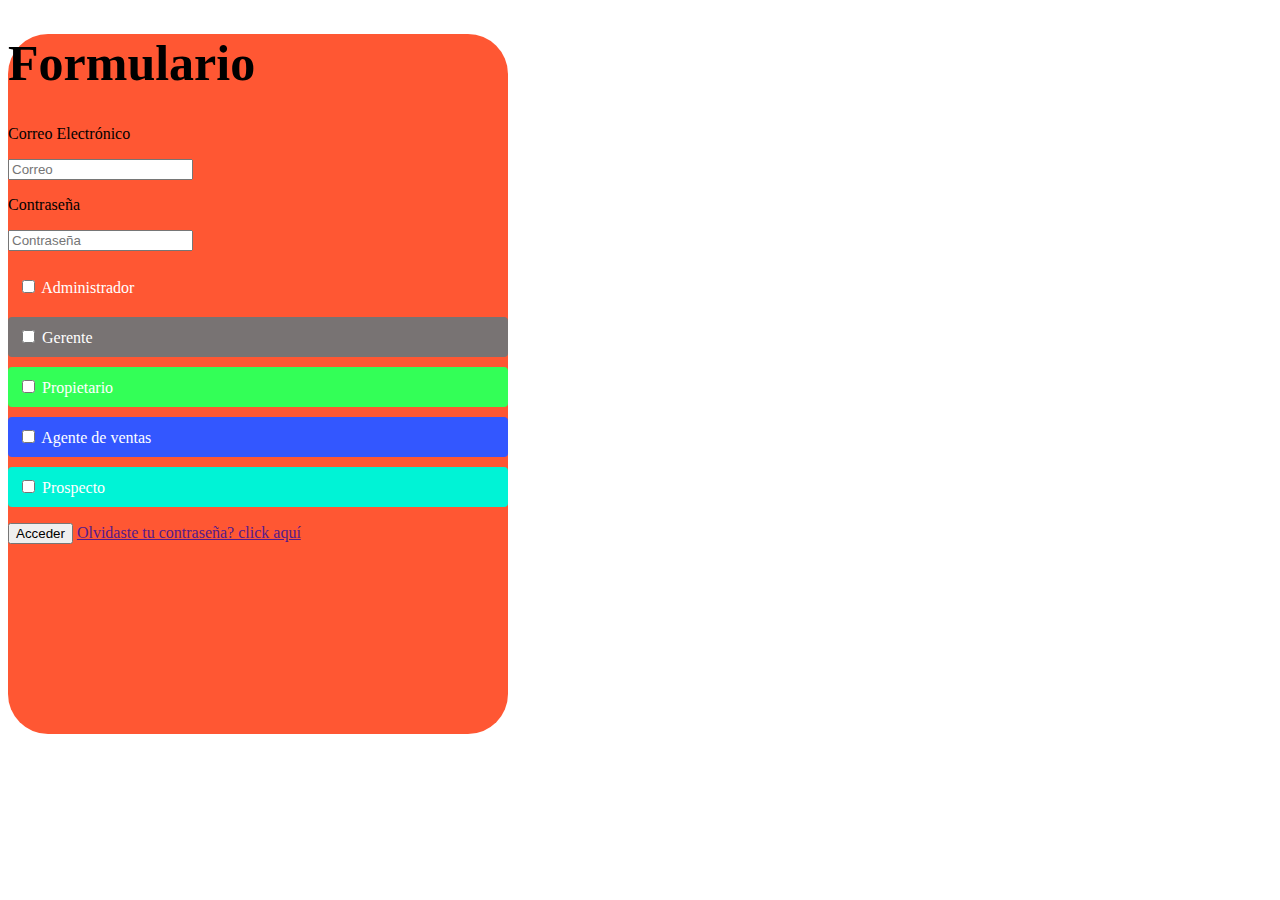
<file: s.html>
<!DOCTYPE html>
<html lang="en">
<head>
    <meta charset="UTF-8">
    <meta name="viewport" content="width=device-width, initial-scale=1.0">
    <title>Document</title>
    <link rel="stylesheet" href="main.css">
</head>
<body>


    <div class="container">

        <h1 id="txtTitulo">Formulario</h1>

        <p>Correo Electrónico</p>
        <input type="text" placeholder="Correo">
        <p>Contraseña</p>
        <input type="text" placeholder="Contraseña">

        <br>

        <ul class="checkbox-list">
            <li>
                <div>
                    <input type="checkbox" id="admin" />
                    <label for="admin">Administrador</label>
                </div>
              
            </li>
            <li>
                <input type="checkbox" id="gerente" />
                <label for="gerente">Gerente</label>
            </li>
            <li>
                <input type="checkbox" id="propietario" />
                <label for="propietario">Propietario</label>
            </li>
            <li>
                <input type="checkbox" id="agente" />
                <label for="agente">Agente de ventas</label>
            </li>
            <li>
                <input type="checkbox" id="prospecto" />
                <label for="prospecto">Prospecto</label>
            </li>
        </ul>

        
        <button>Acceder</button>

        <a href="">Olvidaste tu contraseña? click aquí</a>
      

     


     
    </div>


    




    
</body>
</html>
</file>
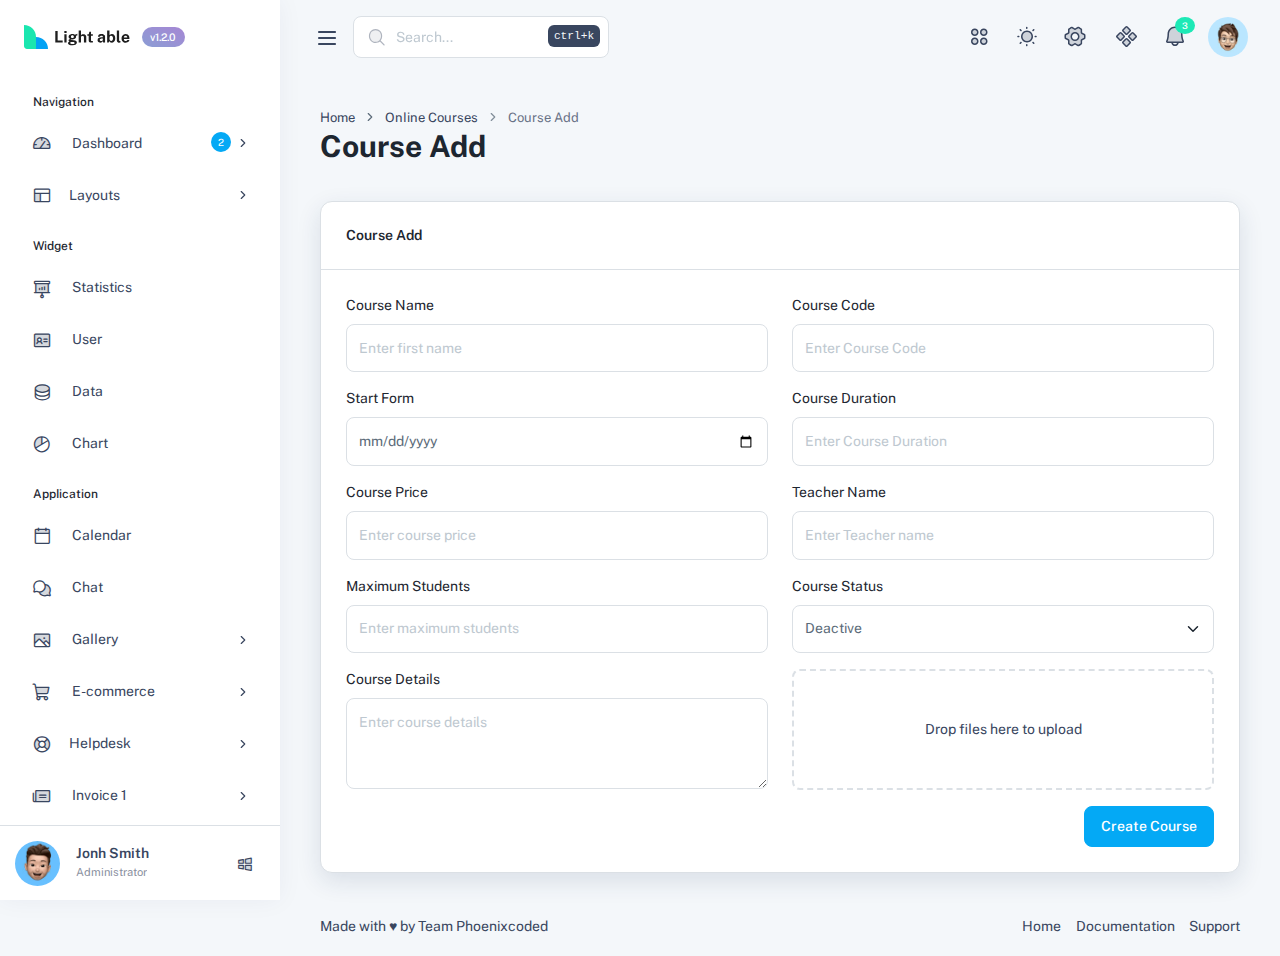
<file: .tpm/admins/course-course-add.html>
<!doctype html>
<html lang="en">
  <!-- [Head] start -->

  <head>
    <title>Course Add | Light Able Admin & Dashboard Template</title>
    <!-- [Meta] -->
    <meta charset="utf-8" />
    <meta name="viewport" content="width=device-width, initial-scale=1.0, user-scalable=0, minimal-ui" />
    <meta http-equiv="X-UA-Compatible" content="IE=edge" />
    <meta
      name="description"
      content="Light Able admin and dashboard template offer a variety of UI elements and pages, ensuring your admin panel is both fast and effective."
    />
    <meta name="author" content="phoenixcoded" />

    <!-- [Favicon] icon -->
    <link rel="icon" href="../assets/images/favicon.svg" type="image/x-icon" />

    <!-- [Page specific CSS] start -->
    <!-- fileupload-custom css -->
    <link rel="stylesheet" href="../assets/css/plugins/dropzone.min.css" />
    <!-- [Page specific CSS] end -->
    <!-- [Google Font : Public Sans] icon -->
    <link href="https://fonts.googleapis.com/css2?family=Public+Sans:wght@400;500;600;700&amp;display=swap" rel="stylesheet" />
    <!-- [phosphor Icons] https://phosphoricons.com/ -->
    <link rel="stylesheet" href="../assets/fonts/phosphor/duotone/style.css" />
    <!-- [Tabler Icons] https://tablericons.com -->
    <link rel="stylesheet" href="../assets/fonts/tabler-icons.min.css" />
    <!-- [Feather Icons] https://feathericons.com -->
    <link rel="stylesheet" href="../assets/fonts/feather.css" />
    <!-- [Font Awesome Icons] https://fontawesome.com/icons -->
    <link rel="stylesheet" href="../assets/fonts/fontawesome.css" />
    <!-- [Material Icons] https://fonts.google.com/icons -->
    <link rel="stylesheet" href="../assets/fonts/material.css" />
    <!-- [Template CSS Files] -->
    <link rel="stylesheet" href="../assets/css/style.css" id="main-style-link" />
    <link rel="stylesheet" href="../assets/css/style-preset.css" />

  </head>
  <!-- [Head] end -->
  <!-- [Body] Start -->

  <body data-pc-preset="preset-1" data-pc-sidebar-theme="light" data-pc-sidebar-caption="true" data-pc-direction="ltr" data-pc-theme="light">
    <!-- [ Pre-loader ] start -->
<div class="loader-bg">
  <div class="loader-track">
    <div class="loader-fill"></div>
  </div>
</div>
<!-- [ Pre-loader ] End -->
 <!-- [ Sidebar Menu ] start -->
<nav class="pc-sidebar">
  <div class="navbar-wrapper">
    <div class="m-header">
      <a href="../dashboard/index.html" class="b-brand text-primary">
        <!-- ========   Change your logo from here   ============ -->
        <img src="../assets/images/logo-dark.svg" alt="logo image" class="logo-lg" />
        <span class="badge bg-brand-color-2 rounded-pill ms-2 theme-version">v1.2.0</span>
      </a>
    </div>
    <div class="navbar-content">
      <ul class="pc-navbar">
        <li class="pc-item pc-caption">
          <label>Navigation</label>
          <i class="ph-duotone ph-gauge"></i>
        </li>
        <li class="pc-item pc-hasmenu">
          <a href="#!" class="pc-link">
            <span class="pc-micon">
              <i class="ph-duotone ph-gauge"></i>
            </span>
            <span class="pc-mtext">Dashboard</span>
            <span class="pc-arrow"><i data-feather="chevron-right"></i></span>
            <span class="pc-badge">2</span>
          </a>
          <ul class="pc-submenu">
            <li class="pc-item"><a class="pc-link" href="../dashboard/index.html">Analytics</a></li>
            <li class="pc-item"><a class="pc-link" href="../dashboard/affiliate.html">Affiliate</a></li>
            <li class="pc-item"><a class="pc-link" href="../dashboard/finance.html">Finance</a></li>
            <li class="pc-item"><a class="pc-link" href="helpdesk-dashboard.html">Helpdesk</a></li>
            <li class="pc-item"><a class="pc-link" href="../dashboard/invoice.html">Invoice</a></li>
          </ul>
        </li>
        <li class="pc-item pc-hasmenu">
          <a href="#!" class="pc-link"
            ><span class="pc-micon"> <i class="ph-duotone ph-layout"></i></span><span class="pc-mtext">Layouts</span
            ><span class="pc-arrow"><i data-feather="chevron-right"></i></span
          ></a>
          <ul class="pc-submenu">
            <li class="pc-item"><a class="pc-link" href="../demo/layout-horizontal.html">Horizontal</a></li>
            <li class="pc-item"><a class="pc-link" href="../demo/layout-vertical.html">Vertical</a></li>
            <li class="pc-item"><a class="pc-link" href="../demo/layout-vertical-tab.html">Vertical + Tab</a></li>
            <li class="pc-item"><a class="pc-link" href="../demo/layout-tab.html">Tab</a></li>
            <li class="pc-item"><a class="pc-link" href="../demo/layout-2-column.html">2 Column</a></li>
            <li class="pc-item"><a class="pc-link" href="../demo/layout-big-compact.html">Big Compact</a></li>
            <li class="pc-item"><a class="pc-link" href="../demo/layout-compact.html">Compact</a></li>
            <li class="pc-item"><a class="pc-link" href="../demo/layout-moduler.html">Moduler</a></li>
            <li class="pc-item"><a class="pc-link" href="../demo/layout-creative.html">Creative</a></li>
            <li class="pc-item"><a class="pc-link" href="../demo/layout-detached.html">Detached</a></li>
            <li class="pc-item"><a class="pc-link" href="../demo/layout-advanced.html">Advanced</a></li>
            <li class="pc-item"><a class="pc-link" href="../demo/layout-extended.html">Extended</a></li>
          </ul>
        </li>
        <li class="pc-item pc-caption">
          <label>Widget</label>
          <i class="ph-duotone ph-chart-pie"></i>
        </li>
        <li class="pc-item">
          <a href="../widget/w_statistics.html" class="pc-link">
            <span class="pc-micon">
              <i class="ph-duotone ph-projector-screen-chart"></i>
            </span>
            <span class="pc-mtext">Statistics</span>
          </a>
        </li>
        <li class="pc-item">
          <a href="../widget/w_user.html" class="pc-link">
            <span class="pc-micon">
              <i class="ph-duotone ph-identification-card"></i>
            </span>
            <span class="pc-mtext">User</span>
          </a>
        </li>
        <li class="pc-item">
          <a href="../widget/w_data.html" class="pc-link">
            <span class="pc-micon">
              <i class="ph-duotone ph-database"></i>
            </span>
            <span class="pc-mtext">Data</span>
          </a>
        </li>
        <li class="pc-item">
          <a href="../widget/w_chart.html" class="pc-link">
            <span class="pc-micon">
              <i class="ph-duotone ph-chart-pie"></i>
            </span>
            <span class="pc-mtext">Chart</span></a
          >
        </li>
        <li class="pc-item pc-caption">
          <label>Application</label>
          <i class="ph-duotone ph-buildings"></i>
        </li>
        <li class="pc-item">
          <a href="../application/calendar.html" class="pc-link">
            <span class="pc-micon">
              <i class="ph-duotone ph-calendar-blank"></i>
            </span>
            <span class="pc-mtext">Calendar</span></a
          >
        </li>
        <li class="pc-item">
          <a href="../application/chat.html" class="pc-link">
            <span class="pc-micon">
              <i class="ph-duotone ph-chats-circle"></i>
            </span>
            <span class="pc-mtext">Chat</span></a
          >
        </li>
        <li class="pc-item pc-hasmenu">
          <a href="#!" class="pc-link">
            <span class="pc-micon">
              <i class="ph-duotone ph-image"></i>
            </span>
            <span class="pc-mtext">Gallery</span><span class="pc-arrow"><i data-feather="chevron-right"></i></span
          ></a>
          <ul class="pc-submenu">
            <li class="pc-item"><a class="pc-link" href="../application/gallery-grid.html">Grid</a></li>
            <li class="pc-item"><a class="pc-link" href="../application/gallery-masonry.html">Masonry</a></li>
          </ul>
        </li>
        <li class="pc-item pc-hasmenu">
          <a href="#!" class="pc-link">
            <span class="pc-micon">
              <i class="ph-duotone ph-shopping-cart"></i>
            </span>
            <span class="pc-mtext">E-commerce</span><span class="pc-arrow"><i data-feather="chevron-right"></i></span
          ></a>
          <ul class="pc-submenu">
            <li class="pc-item"><a class="pc-link" href="../application/ecom_product.html">Product</a></li>
            <li class="pc-item"><a class="pc-link" href="../application/ecom_product-details.html">Product details</a></li>
            <li class="pc-item"><a class="pc-link" href="../application/ecom_product-list.html">Product List</a></li>
            <li class="pc-item"><a class="pc-link" href="../application/ecom_product-add.html">Add New Product</a></li>
            <li class="pc-item"><a class="pc-link" href="../application/ecom_checkout.html">Checkout</a></li>
          </ul>
        </li>
        <li class="pc-item pc-hasmenu">
          <a href="#!" class="pc-link"
            ><span class="pc-micon"><i class="ph-duotone ph-lifebuoy"></i></span><span class="pc-mtext">Helpdesk</span
            ><span class="pc-arrow"><i data-feather="chevron-right"></i></span
          ></a>
          <ul class="pc-submenu">
            <li class="pc-item"><a class="pc-link" href="helpdesk-dashboard.html">Dashboard</a></li>
            <li class="pc-item pc-hasmenu">
              <a class="pc-link" href="#!"
                >Ticket<span class="pc-arrow"><i data-feather="chevron-right"></i></span
              ></a>
              <ul class="pc-submenu">
                <li class="pc-item"><a class="pc-link" href="helpdesk-create-ticket.html">Create</a></li>
                <li class="pc-item"><a class="pc-link" href="helpdesk-ticket.html">List</a></li>
                <li class="pc-item"><a class="pc-link" href="helpdesk-ticket-details.html">Details</a></li>
              </ul>
            </li>
            <li class="pc-item"><a class="pc-link" href="helpdesk-customer.html">Customer</a></li>
          </ul>
        </li>
        <li class="pc-item pc-hasmenu">
          <a href="#!" class="pc-link">
            <span class="pc-micon">
              <i class="ph-duotone ph-newspaper"></i>
            </span>
            <span class="pc-mtext">Invoice 1</span><span class="pc-arrow"><i data-feather="chevron-right"></i></span
          ></a>
          <ul class="pc-submenu">
            <li class="pc-item"><a class="pc-link" href="../application/invoice-list.html">Invoice List</a></li>
            <li class="pc-item"><a class="pc-link" href="../application/invoice-create.html">Create</a></li>
            <li class="pc-item"><a class="pc-link" href="../application/invoice-view.html">Preview</a></li>
          </ul>
        </li>
        <li class="pc-item pc-hasmenu">
          <a href="#!" class="pc-link"
            ><span class="pc-micon"><i class="ph-duotone ph-newspaper"></i></span><span class="pc-mtext">Invoice 2</span
            ><span class="pc-arrow"><i data-feather="chevron-right"></i></span
          ></a>
          <ul class="pc-submenu">
            <li class="pc-item"><a class="pc-link" href="invoice-dashboard.html">Dashboard</a></li>
            <li class="pc-item"><a class="pc-link" href="invoice-create.html">Create</a></li>
            <li class="pc-item"><a class="pc-link" href="invoice-view.html">Details</a></li>
            <li class="pc-item"><a class="pc-link" href="invoice-list.html">List</a></li>
            <li class="pc-item"><a class="pc-link" href="invoice-edit.html">Edit</a></li>
          </ul>
        </li>
        <li class="pc-item">
          <a href="../application/mail.html" class="pc-link">
            <span class="pc-micon">
              <i class="ph-duotone ph-envelope-open"></i>
            </span>
            <span class="pc-mtext">Mail</span></a
          >
        </li>
        <li class="pc-item pc-hasmenu">
          <a href="#!" class="pc-link">
            <span class="pc-micon">
              <i class="ph-duotone ph-identification-badge"></i>
            </span>
            <span class="pc-mtext">Membership</span>
            <span class="pc-arrow"><i data-feather="chevron-right"></i></span>
          </a>
          <ul class="pc-submenu">
            <li class="pc-item"><a class="pc-link" href="membership-dashboard.html">Dashboard</a></li>
            <li class="pc-item"><a class="pc-link" href="membership-list.html">List</a></li>
            <li class="pc-item"><a class="pc-link" href="membership-pricing.html">Pricing</a></li>
            <li class="pc-item"><a class="pc-link" href="membership-setting.html">Setting</a></li>
          </ul>
        </li>
        <li class="pc-item pc-hasmenu">
          <a href="#!" class="pc-link">
            <span class="pc-micon">
              <i class="ph-duotone ph-books"></i>
            </span>
            <span class="pc-mtext">Online Courses</span>
            <span class="pc-arrow"><i data-feather="chevron-right"></i></span>
          </a>
          <ul class="pc-submenu">
            <li class="pc-item"><a class="pc-link" href="course-dashboard.html">Dashboard</a></li>
            <li class="pc-item pc-hasmenu">
              <a class="pc-link" href="#!"
                >Teacher<span class="pc-arrow"><i data-feather="chevron-right"></i></span
              ></a>
              <ul class="pc-submenu">
                <li class="pc-item"><a class="pc-link" href="course-teacher-list.html">List</a></li>
                <li class="pc-item"><a class="pc-link" href="course-teacher-apply.html">Apply</a></li>
                <li class="pc-item"><a class="pc-link" href="course-teacher-add.html">Add</a></li>
              </ul>
            </li>
            <li class="pc-item pc-hasmenu">
              <a class="pc-link" href="#!"
                >Student<span class="pc-arrow"><i data-feather="chevron-right"></i></span
              ></a>
              <ul class="pc-submenu">
                <li class="pc-item"><a class="pc-link" href="course-student-list.html">list</a></li>
                <li class="pc-item"><a class="pc-link" href="course-student-apply.html">Apply</a></li>
                <li class="pc-item"><a class="pc-link" href="course-student-add.html">Add</a></li>
              </ul>
            </li>
            <li class="pc-item pc-hasmenu">
              <a class="pc-link" href="#!"
                >Courses<span class="pc-arrow"><i data-feather="chevron-right"></i></span
              ></a>
              <ul class="pc-submenu">
                <li class="pc-item"><a class="pc-link" href="course-course-view.html">View</a></li>
                <li class="pc-item"><a class="pc-link" href="course-course-add.html">Add</a></li>
              </ul>
            </li>
            <li class="pc-item"><a class="pc-link" href="course-pricing.html">Pricing</a></li>
            <li class="pc-item"><a class="pc-link" href="course-site.html">Site</a></li>
            <li class="pc-item pc-hasmenu">
              <a class="pc-link" href="#!"
                >Setting<span class="pc-arrow"><i data-feather="chevron-right"></i></span
              ></a>
              <ul class="pc-submenu">
                <li class="pc-item"><a class="pc-link" href="course-setting-payment.html">Payment</a></li>
                <li class="pc-item"><a class="pc-link" href="course-setting-pricing.html">Pricing</a></li>
                <li class="pc-item"><a class="pc-link" href="course-setting-notifications.html">Notifications</a></li>
              </ul>
            </li>
          </ul>
        </li>
        <li class="pc-item">
          <a href="../application/plans.html" class="pc-link">
            <span class="pc-micon">
              <i class="ph-duotone ph-currency-circle-dollar"></i>
            </span>
            <span class="pc-mtext">Plans</span></a
          >
        </li>
        <li class="pc-item pc-hasmenu">
          <a href="#!" class="pc-link">
            <span class="pc-micon">
              <i class="ph-duotone ph-user-circle"></i>
            </span>
            <span class="pc-mtext">Users</span><span class="pc-arrow"><i data-feather="chevron-right"></i></span
          ></a>
          <ul class="pc-submenu">
            <li class="pc-item"><a class="pc-link" href="../application/account-profile.html">Account Profile</a></li>
            <li class="pc-item"><a class="pc-link" href="../application/social-media.html">Social media</a></li>
            <li class="pc-item"><a class="pc-link" href="../application/user-card.html">User Card</a></li>
            <li class="pc-item"><a class="pc-link" href="../application/user-list.html">User List</a></li>
            <li class="pc-item"><a class="pc-link" href="../application/team.html">Team</a></li>
          </ul>
        </li>

        <li class="pc-item pc-caption">
          <label>Pages</label>
          <i class="ph-duotone ph-devices"></i>
        </li>
        <li class="pc-item pc-hasmenu">
          <a href="#!" class="pc-link">
            <span class="pc-micon">
              <i class="ph-duotone ph-shield-checkered"></i>
            </span>
            <span class="pc-mtext">Authentication</span><span class="pc-arrow"><i data-feather="chevron-right"></i></span
          ></a>
          <ul class="pc-submenu">
            <li class="pc-item pc-hasmenu">
              <a href="#!" class="pc-link"
                >Authentication 1<span class="pc-arrow"><i data-feather="chevron-right"></i></span
              ></a>
              <ul class="pc-submenu">
                <li class="pc-item"><a class="pc-link" target="_blank" href="../pages/login-v1.html">Login</a></li>
                <li class="pc-item"><a class="pc-link" target="_blank" href="../pages/register-v1.html">Register</a></li>
                <li class="pc-item"><a class="pc-link" target="_blank" href="../pages/forgot-password-v1.html">Forgot Password</a></li>
                <li class="pc-item"><a class="pc-link" target="_blank" href="../pages/reset-password-v1.html">reset password</a> </li>
                <li class="pc-item"><a class="pc-link" target="_blank" href="../pages/code-verification-v1.html">code verification</a></li>
              </ul>
            </li>
            <li class="pc-item pc-hasmenu">
              <a href="#!" class="pc-link"
                >Authentication 2<span class="pc-arrow"><i data-feather="chevron-right"></i></span
              ></a>
              <ul class="pc-submenu">
                <li class="pc-item"><a class="pc-link" target="_blank" href="../pages/login-v2.html">Login</a></li>
                <li class="pc-item"><a class="pc-link" target="_blank" href="../pages/register-v2.html">Register</a></li>
                <li class="pc-item"><a class="pc-link" target="_blank" href="../pages/forgot-password-v2.html">Forgot password</a> </li>
                <li class="pc-item"><a class="pc-link" target="_blank" href="../pages/reset-password-v2.html">reset password</a> </li>
                <li class="pc-item"><a class="pc-link" target="_blank" href="../pages/code-verification-v2.html">code verification</a></li>
              </ul>
            </li>
            <li class="pc-item"><a class="pc-link" href="../pages/login-modal.html">Login Modal</a></li>
          </ul>
        </li>
        <li class="pc-item pc-hasmenu">
          <a href="#!" class="pc-link">
            <span class="pc-micon">
              <i class="ph-duotone ph-wrench"></i>
            </span>
            <span class="pc-mtext">Maintenance</span><span class="pc-arrow"><i data-feather="chevron-right"></i></span>
          </a>
          <ul class="pc-submenu">
            <li class="pc-item"><a class="pc-link" target="_blank" href="../pages/error-404.html">Error 404</a></li>
            <li class="pc-item"><a class="pc-link" target="_blank" href="../pages/connection-lost.html">Connection lost</a></li>
            <li class="pc-item"><a class="pc-link" target="_blank" href="../pages/under-construction.html">Under Construction</a></li>
            <li class="pc-item"><a class="pc-link" target="_blank" href="../pages/coming-soon.html">Coming soon</a></li>
          </ul>
        </li>
        <li class="pc-item"
          ><a href="../pages/contact-us.html" class="pc-link"
            ><span class="pc-micon"> <i class="ph-duotone ph-target"></i> </span><span class="pc-mtext">Contact Us</span></a
          >
        </li>
        <li class="pc-item"
          ><a href="../index.html" class="pc-link" target="_blank"
            ><span class="pc-micon"> <i class="ph-duotone ph-rocket"></i> </span>
            <span class="pc-mtext pc-icon-link">Landing <i class="ti ti-link text-primary f-14"></i></span>
          </a>
        </li>
        <li class="pc-item"
          ><a href="../pages/loading.html" class="pc-link"
            ><span class="pc-micon"> <i class="ph-duotone ph-fan"></i> </span><span class="pc-mtext">Loading</span></a
          >
        </li>
        <li class="pc-item pc-hasmenu">
          <a href="#!" class="pc-link">
            <span class="pc-micon">
              <i class="ph-duotone ph-magnifying-glass"></i>
            </span>
            <span class="pc-mtext">Search</span><span class="pc-arrow"><i data-feather="chevron-right"></i></span
          ></a>
          <ul class="pc-submenu">
            <li class="pc-item"><a class="pc-link" href="../pages/search-page.html">Search Page</a></li>
            <li class="pc-item"><a class="pc-link" href="../pages/contact-search.html">Contact Search</a></li>
          </ul>
        </li>
        <li class="pc-item">
          <a href="../pages/settings.html" class="pc-link">
            <span class="pc-micon">
              <i class="ph-duotone ph-globe"></i>
            </span>
            <span class="pc-mtext">Site Settings</span>
          </a>
        </li>
        <li class="pc-item pc-caption">
          <label>UI Components</label>
          <i class="ph-duotone ph-compass-tool"></i>
        </li>
        <li class="pc-item">
          <a href="../elements/bc_alert.html" class="pc-link" target="_blank"
            ><span class="pc-micon"> <i class="ph-duotone ph-compass-tool"></i></span>
            <span class="pc-mtext pc-icon-link">Components <i class="ti ti-link text-primary f-14"></i></span>
          </a>
        </li>
        <li class="pc-item">
          <a href="../elements/animation.html" class="pc-link">
            <span class="pc-micon"> <i class="ph-duotone ph-flower"></i> </span><span class="pc-mtext">Animation</span></a
          >
        </li>
        <li class="pc-item pc-hasmenu">
          <a href="#!" class="pc-link"
            ><span class="pc-micon"> <i class="ph-duotone ph-flower-lotus"></i></span><span class="pc-mtext">Icons</span
            ><span class="pc-arrow"><i data-feather="chevron-right"></i></span
          ></a>
          <ul class="pc-submenu">
            <li class="pc-item"><a class="pc-link" href="../elements/icon-feather.html">Feather</a></li>
            <li class="pc-item"><a class="pc-link" href="../elements/icon-fontawesome.html">Font Awesome 5</a></li>
            <li class="pc-item"><a class="pc-link" href="../elements/icon-material.html">Material</a></li>
            <li class="pc-item"><a class="pc-link" href="../elements/icon-tabler.html">Tabler</a></li>
            <li class="pc-item"><a class="pc-link" href="../elements/icon-phosphor.html">Phosphor</a></li>
            <li class="pc-item"><a class="pc-link" href="../elements/icon-custom.html">Custom</a></li>
          </ul>
        </li>
        <li class="pc-item pc-caption">
          <label>Forms</label>
          <i class="ph-duotone ph-textbox"></i>
        </li>
        <li class="pc-item pc-hasmenu">
          <a href="#!" class="pc-link">
            <span class="pc-micon">
              <i class="ph-duotone ph-textbox"></i>
            </span>
            <span class="pc-mtext">Forms Elements</span><span class="pc-arrow"><i data-feather="chevron-right"></i></span
          ></a>
          <ul class="pc-submenu">
            <li class="pc-item"><a class="pc-link" href="../forms/form_elements.html">Form Basic</a></li>
            <li class="pc-item"><a class="pc-link" href="../forms/form_floating.html">Form Floating</a></li>
            <li class="pc-item"><a class="pc-link" href="../forms/form2_basic.html">Form Options</a></li>
            <li class="pc-item"><a class="pc-link" href="../forms/form2_input_group.html">Input Groups</a></li>
            <li class="pc-item"><a class="pc-link" href="../forms/form2_checkbox.html">Checkbox</a></li>
            <li class="pc-item"><a class="pc-link" href="../forms/form2_radio.html">Radio</a></li>
            <li class="pc-item"><a class="pc-link" href="../forms/form2_switch.html">Switch</a></li>
            <li class="pc-item"><a class="pc-link" href="../forms/form2_megaoption.html">Mega option</a></li>
          </ul>
        </li>
        <li class="pc-item pc-hasmenu">
          <a href="#!" class="pc-link">
            <span class="pc-micon">
              <i class="ph-duotone ph-plug-charging"></i>
            </span>
            <span class="pc-mtext">Forms Plugins</span><span class="pc-arrow"><i data-feather="chevron-right"></i></span
          ></a>
          <ul class="pc-submenu">
            <li class="pc-item pc-hasmenu">
              <a class="pc-link" href="#"
                >Date<span class="pc-arrow"><i data-feather="chevron-right"></i></span
              ></a>
              <ul class="pc-submenu">
                <li class="pc-item"><a class="pc-link" href="../forms/form2_datepicker.html">Datepicker</a></li>
                <li class="pc-item"><a class="pc-link" href="../forms/form2_daterangepicker.html">Date Range Picker</a> </li>
                <li class="pc-item"><a class="pc-link" href="../forms/form2_timepicker.html">Timepicker</a></li>
              </ul>
            </li>
            <li class="pc-item pc-hasmenu">
              <a class="pc-link" href="#"
                >Select<span class="pc-arrow"><i data-feather="chevron-right"></i></span
              ></a>
              <ul class="pc-submenu">
                <li class="pc-item"><a class="pc-link" href="../forms/form2_choices.html">Choices js</a></li>
              </ul>
            </li>
            <li class="pc-item"><a class="pc-link" href="../forms/form2_rating.html">Rating</a></li>
            <li class="pc-item"><a class="pc-link" href="../forms/form2_recaptcha.html">Google reCaptcha</a></li>
            <li class="pc-item"><a class="pc-link" href="../forms/form2_inputmask.html">Input Masks</a></li>
            <li class="pc-item"><a class="pc-link" href="../forms/form2_clipboard.html">Clipboard</a></li>
            <li class="pc-item"><a class="pc-link" href="../forms/form2_nouislider.html">Nouislider</a></li>
            <li class="pc-item"><a class="pc-link" href="../forms/form2_switchjs.html">Bootstrap Switch</a></li>
            <li class="pc-item"><a class="pc-link" href="../forms/form2_typeahead.html">Typeahead</a></li>
          </ul>
        </li>
        <li class="pc-item pc-hasmenu">
          <a href="#!" class="pc-link">
            <span class="pc-micon">
              <i class="ph-duotone ph-pen-nib"></i>
            </span>
            <span class="pc-mtext">Text Editors</span><span class="pc-arrow"><i data-feather="chevron-right"></i></span
          ></a>
          <ul class="pc-submenu">
            <li class="pc-item"><a class="pc-link" href="../forms/form2_tinymce.html">Tinymce</a></li>
            <li class="pc-item"><a class="pc-link" href="../forms/form2_quill.html">Quill</a></li>
            <li class="pc-item pc-hasmenu">
              <a class="pc-link" href="#"
                >CK editor<span class="pc-arrow"><i data-feather="chevron-right"></i></span
              ></a>
              <ul class="pc-submenu">
                <li class="pc-item"><a class="pc-link" href="../forms/editor-classic.html">classic</a></li>
                <li class="pc-item"><a class="pc-link" href="../forms/editor-document.html">Document</a></li>
                <li class="pc-item"><a class="pc-link" href="../forms/editor-inline.html">Inline</a></li>
                <li class="pc-item"><a class="pc-link" href="../forms/editor-balloon.html">Balloon</a></li>
              </ul>
            </li>
            <li class="pc-item"><a class="pc-link" href="../forms/form2_markdown.html">Markdown</a></li>
          </ul>
        </li>
        <li class="pc-item pc-hasmenu">
          <a href="#!" class="pc-link">
            <span class="pc-micon">
              <i class="ph-duotone ph-windows-logo"></i>
            </span>
            <span class="pc-mtext">Form Layouts</span><span class="pc-arrow"><i data-feather="chevron-right"></i></span
          ></a>
          <ul class="pc-submenu">
            <li class="pc-item"><a class="pc-link" href="../forms/form2_lay-default.html">Layouts</a></li>
            <li class="pc-item"><a class="pc-link" href="../forms/form2_lay-multicolumn.html">Multicolumn</a></li>
            <li class="pc-item"><a class="pc-link" href="../forms/form2_lay-actionbars.html">Actionbars</a></li>
            <li class="pc-item"><a class="pc-link" href="../forms/form2_lay-stickyactionbars.html">Sticky Action bars</a> </li>
          </ul>
        </li>
        <li class="pc-item pc-hasmenu">
          <a href="#!" class="pc-link">
            <span class="pc-micon">
              <i class="ph-duotone ph-cloud-arrow-up"></i>
            </span>
            <span class="pc-mtext">File upload</span><span class="pc-arrow"><i data-feather="chevron-right"></i></span
          ></a>
          <ul class="pc-submenu">
            <li class="pc-item"><a class="pc-link" href="../forms/file-upload.html">Dropzone</a></li>
            <li class="pc-item"><a class="pc-link" href="../forms/form2_flu-uppy.html">Uppy</a></li>
          </ul>
        </li>
        <li class="pc-item">
          <a href="../forms/form2_wizard.html" class="pc-link">
            <span class="pc-micon">
              <i class="ph-duotone ph-tabs"></i>
            </span>
            <span class="pc-mtext">wizard</span></a
          >
        </li>
        <li class="pc-item">
          <a href="../forms/form-validation.html" class="pc-link">
            <span class="pc-micon">
              <i class="ph-duotone ph-password"></i>
            </span>
            <span class="pc-mtext">Form Validation</span></a
          >
        </li>
        <li class="pc-item"
          ><a href="../forms/image_crop.html" class="pc-link">
            <span class="pc-micon">
              <i class="ph-duotone ph-crop"></i>
            </span>
            <span class="pc-mtext">Image cropper</span></a
          ></li
        >
        <li class="pc-item pc-caption">
          <label>table</label>
          <i class="ph-duotone ph-table"></i>
        </li>
        <li class="pc-item pc-hasmenu">
          <a href="#!" class="pc-link">
            <span class="pc-micon">
              <i class="ph-duotone ph-table"></i>
            </span>
            <span class="pc-mtext">Bootstrap Table</span><span class="pc-arrow"><i data-feather="chevron-right"></i></span
          ></a>
          <ul class="pc-submenu">
            <li class="pc-item"><a class="pc-link" href="../table/tbl_bootstrap.html">Basic table</a></li>
            <li class="pc-item"><a class="pc-link" href="../table/tbl_sizing.html">Sizing table</a></li>
            <li class="pc-item"><a class="pc-link" href="../table/tbl_border.html">Border table</a></li>
            <li class="pc-item"><a class="pc-link" href="../table/tbl_styling.html">Styling table</a></li>
          </ul>
        </li>
        <li class="pc-item pc-hasmenu">
          <a href="#!" class="pc-link">
            <span class="pc-micon">
              <i class="ph-duotone ph-grid-nine"></i>
            </span>
            <span class="pc-mtext">Vanilla Table</span><span class="pc-arrow"><i data-feather="chevron-right"></i></span
          ></a>
          <ul class="pc-submenu">
            <li class="pc-item"><a class="pc-link" href="../table/tbl_dt-simple.html">Basic initialization</a></li>
            <li class="pc-item"><a class="pc-link" href="../table/tbl_dt-dynamic-import.html">Dynamic Import</a></li>
            <li class="pc-item"><a class="pc-link" href="../table/tbl_dt-render-column-cells.html">Render Column Cells</a></li>
            <li class="pc-item"><a class="pc-link" href="../table/tbl_dt-column-manipulation.html">Column Manipulation</a></li>
            <li class="pc-item"><a class="pc-link" href="../table/tbl_dt-datetime-sorting.html">Datetime Sorting</a></li>
            <li class="pc-item"><a class="pc-link" href="../table/tbl_dt-methods.html">Methods</a></li>
            <li class="pc-item"><a class="pc-link" href="../table/tbl_dt-add-rows.html">Add Rows</a></li>
            <li class="pc-item"><a class="pc-link" href="../table/tbl_dt-fetch-api.html">Fetch API</a></li>
            <li class="pc-item"><a class="pc-link" href="../table/tbl_dt-filters.html">Filters</a></li>
            <li class="pc-item"><a class="pc-link" href="../table/tbl_dt-export.html">Export</a></li>
          </ul>
        </li>
        <li class="pc-item pc-hasmenu">
          <a href="#!" class="pc-link">
            <span class="pc-micon">
              <i class="ph-duotone ph-text-columns"></i>
            </span>
            <span class="pc-mtext">Data table</span><span class="pc-arrow"><i data-feather="chevron-right"></i></span
          ></a>
          <ul class="pc-submenu">
            <li class="pc-item"><a class="pc-link" href="../table/dt_advance.html">Advance initialization</a></li>
            <li class="pc-item"><a class="pc-link" href="../table/dt_styling.html">Styling</a></li>
            <li class="pc-item"><a class="pc-link" href="../table/dt_api.html">API</a></li>
            <li class="pc-item"><a class="pc-link" href="../table/dt_plugin.html">Plug-in</a></li>
            <li class="pc-item"><a class="pc-link" href="../table/dt_sources.html">Data sources</a></li>
          </ul>
        </li>
        <li class="pc-item pc-hasmenu">
          <a href="#!" class="pc-link">
            <span class="pc-micon">
              <i class="ph-duotone ph-wall"></i>
            </span>
            <span class="pc-mtext">DT extensions</span><span class="pc-arrow"><i data-feather="chevron-right"></i></span
          ></a>
          <ul class="pc-submenu">
            <li class="pc-item"><a class="pc-link" href="../table/dt_ext_autofill.html">Autofill</a></li>
            <li class="pc-item pc-hasmenu">
              <a href="#!" class="pc-link"
                >Button<span class="pc-arrow"><i data-feather="chevron-right"></i></span
              ></a>
              <ul class="pc-submenu">
                <li class="pc-item"><a class="pc-link" href="../table/dt_ext_basic_buttons.html">Basic button</a></li>
                <li class="pc-item"><a class="pc-link" href="../table/dt_ext_export_buttons.html">Data export</a></li>
              </ul>
            </li>
            <li class="pc-item"><a class="pc-link" href="../table/dt_ext_col_reorder.html">Col reorder</a></li>
            <li class="pc-item"><a class="pc-link" href="../table/dt_ext_fixed_columns.html">Fixed columns</a></li>
            <li class="pc-item"><a class="pc-link" href="../table/dt_ext_fixed_header.html">Fixed header</a></li>
            <li class="pc-item"><a class="pc-link" href="../table/dt_ext_key_table.html">Key table</a></li>
            <li class="pc-item"><a class="pc-link" href="../table/dt_ext_responsive.html">Responsive</a></li>
            <li class="pc-item"><a class="pc-link" href="../table/dt_ext_row_reorder.html">Row reorder</a></li>
            <li class="pc-item"><a class="pc-link" href="../table/dt_ext_scroller.html">Scroller</a></li>
            <li class="pc-item"><a class="pc-link" href="../table/dt_ext_select.html">Select table</a></li>
          </ul>
        </li>
        <li class="pc-item pc-caption">
          <label>Charts &amp; Maps</label>
          <i class="ph-duotone ph-chart-pie-slice"></i>
        </li>
        <li class="pc-item pc-hasmenu">
          <a href="#!" class="pc-link">
            <span class="pc-micon">
              <i class="ph-duotone ph-chart-donut"></i>
            </span>
            <span class="pc-mtext">Charts</span><span class="pc-arrow"><i data-feather="chevron-right"></i></span
          ></a>
          <ul class="pc-submenu">
            <li class="pc-item"><a class="pc-link" href="../chart/chart-apex.html">Apex Chart</a></li>
            <li class="pc-item"><a class="pc-link" href="../chart/chart-peity.html">Peity Chart</a></li>
          </ul>
        </li>
        <li class="pc-item pc-hasmenu">
          <a href="#!" class="pc-link">
            <span class="pc-micon">
              <i class="ph-duotone ph-map-trifold"></i>
            </span>
            <span class="pc-mtext">Maps</span><span class="pc-arrow"><i data-feather="chevron-right"></i></span
          ></a>
          <ul class="pc-submenu">
            <li class="pc-item"><a class="pc-link" href="../chart/map-vector.html">Vector Map</a></li>
            <li class="pc-item"><a class="pc-link" href="../chart/map-gmap.html">Gmaps</a></li>
          </ul>
        </li>

        <li class="pc-item pc-caption">
          <label>Other</label>
          <i class="ph-duotone ph-suitcase"></i>
        </li>
        <li class="pc-item pc-hasmenu">
          <a href="#!" class="pc-link"
            ><span class="pc-micon"> <i class="ph-duotone ph-tree-structure"></i> </span><span class="pc-mtext">Menu levels</span
            ><span class="pc-arrow"><i data-feather="chevron-right"></i></span
          ></a>
          <ul class="pc-submenu">
            <li class="pc-item"><a class="pc-link" href="#!">Level 2.1</a></li>
            <li class="pc-item pc-hasmenu">
              <a href="#!" class="pc-link"
                >Level 2.2<span class="pc-arrow"><i data-feather="chevron-right"></i></span
              ></a>
              <ul class="pc-submenu">
                <li class="pc-item"><a class="pc-link" href="#!">Level 3.1</a></li>
                <li class="pc-item"><a class="pc-link" href="#!">Level 3.2</a></li>
                <li class="pc-item pc-hasmenu">
                  <a href="#!" class="pc-link"
                    >Level 3.3<span class="pc-arrow"><i data-feather="chevron-right"></i></span
                  ></a>
                  <ul class="pc-submenu">
                    <li class="pc-item"><a class="pc-link" href="#!">Level 4.1</a></li>
                    <li class="pc-item"><a class="pc-link" href="#!">Level 4.2</a></li>
                  </ul>
                </li>
              </ul>
            </li>
            <li class="pc-item pc-hasmenu">
              <a href="#!" class="pc-link"
                >Level 2.3<span class="pc-arrow"><i data-feather="chevron-right"></i></span
              ></a>
              <ul class="pc-submenu">
                <li class="pc-item"><a class="pc-link" href="#!">Level 3.1</a></li>
                <li class="pc-item"><a class="pc-link" href="#!">Level 3.2</a></li>
                <li class="pc-item pc-hasmenu">
                  <a href="#!" class="pc-link"
                    >Level 3.3<span class="pc-arrow"><i data-feather="chevron-right"></i></span
                  ></a>
                  <ul class="pc-submenu">
                    <li class="pc-item"><a class="pc-link" href="#!">Level 4.1</a></li>
                    <li class="pc-item"><a class="pc-link" href="#!">Level 4.2</a></li>
                  </ul>
                </li>
              </ul>
            </li>
          </ul>
        </li>
        <li class="pc-item"
          ><a href="../other/sample-page.html" class="pc-link">
            <span class="pc-micon">
              <i class="ph-duotone ph-desktop"></i>
            </span>
            <span class="pc-mtext">Sample page</span></a
          ></li
        >

      </ul>
      <div class="card nav-action-card bg-brand-color-4">
        <div class="card-body" style="background-image: url('../assets/images/layout/nav-card-bg.svg')">
          <h5 class="text-dark">Help Center</h5>
          <p class="text-dark text-opacity-75">Please contact us for more questions.</p>
          <a href="https://phoenixcoded.support-hub.io/" class="btn btn-primary" target="_blank">Go to help Center</a>
        </div>
      </div>
    </div>
    <div class="card pc-user-card">
      <div class="card-body">
        <div class="d-flex align-items-center">
          <div class="flex-shrink-0">
            <img src="../assets/images/user/avatar-1.jpg" alt="user-image" class="user-avtar wid-45 rounded-circle" />
          </div>
          <div class="flex-grow-1 ms-3">
            <div class="dropdown">
              <a href="#" class="arrow-none dropdown-toggle" data-bs-toggle="dropdown" aria-expanded="false" data-bs-offset="0,20">
                <div class="d-flex align-items-center">
                  <div class="flex-grow-1 me-2">
                    <h6 class="mb-0">Jonh Smith</h6>
                    <small>Administrator</small>
                  </div>
                  <div class="flex-shrink-0">
                    <div class="btn btn-icon btn-link-secondary avtar">
                      <i class="ph-duotone ph-windows-logo"></i>
                    </div>
                  </div>
                </div>
              </a>
              <div class="dropdown-menu">
                <ul>
                  <li>
                    <a class="pc-user-links">
                      <i class="ph-duotone ph-user"></i>
                      <span>My Account</span>
                    </a>
                  </li>
                  <li>
                    <a class="pc-user-links">
                      <i class="ph-duotone ph-gear"></i>
                      <span>Settings</span>
                    </a>
                  </li>
                  <li>
                    <a class="pc-user-links">
                      <i class="ph-duotone ph-lock-key"></i>
                      <span>Lock Screen</span>
                    </a>
                  </li>
                  <li>
                    <a class="pc-user-links">
                      <i class="ph-duotone ph-power"></i>
                      <span>Logout</span>
                    </a>
                  </li>
                </ul>
              </div>
            </div>
          </div>
        </div>
      </div>
    </div>
  </div>
</nav>
<!-- [ Sidebar Menu ] end -->
 <!-- [ Header Topbar ] start -->
<header class="pc-header">
  <div class="header-wrapper"> <!-- [Mobile Media Block] start -->
<div class="me-auto pc-mob-drp">
  <ul class="list-unstyled">
    <!-- ======= Menu collapse Icon ===== -->
    <li class="pc-h-item pc-sidebar-collapse">
      <a href="#" class="pc-head-link ms-0" id="sidebar-hide">
        <i class="ti ti-menu-2"></i>
      </a>
    </li>
    <li class="pc-h-item pc-sidebar-popup">
      <a href="#" class="pc-head-link ms-0" id="mobile-collapse">
        <i class="ti ti-menu-2"></i>
      </a>
    </li>
    <li class="dropdown pc-h-item d-inline-flex d-md-none">
      <a
        class="pc-head-link dropdown-toggle arrow-none m-0"
        data-bs-toggle="dropdown"
        href="#"
        role="button"
        aria-haspopup="false"
        aria-expanded="false"
      >
        <i class="ph-duotone ph-magnifying-glass"></i>
      </a>
      <div class="dropdown-menu pc-h-dropdown drp-search">
        <form class="px-3">
          <div class="mb-0 d-flex align-items-center">
            <input type="search" class="form-control border-0 shadow-none" placeholder="Search..." />
            <button class="btn btn-light-secondary btn-search">Search</button>
          </div>
        </form>
      </div>
    </li>
    <li class="pc-h-item d-none d-md-inline-flex">
      <form class="form-search">
        <i class="ph-duotone ph-magnifying-glass icon-search"></i>
        <input type="search" class="form-control" placeholder="Search..." />

        <button class="btn btn-search" style="padding: 0"><kbd>ctrl+k</kbd></button>
      </form>
    </li>
  </ul>
</div>
<!-- [Mobile Media Block end] -->
<div class="ms-auto">
  <ul class="list-unstyled">
    <li class="dropdown pc-h-item d-none d-md-inline-flex">
      <a
        class="pc-head-link dropdown-toggle arrow-none me-0"
        data-bs-toggle="dropdown"
        href="#"
        role="button"
        aria-haspopup="false"
        aria-expanded="false"
      >
        <i class="ph-duotone ph-circles-four"></i>
      </a>
      <div class="dropdown-menu dropdown-qta dropdown-menu-end pc-h-dropdown">
        <div class="overflow-hidden">
          <div class="qta-links m-n1">
            <a href="#!" class="dropdown-item">
              <i class="ph-duotone ph-shopping-cart"></i>
              <span>E-commerce</span>
            </a>
            <a href="#!" class="dropdown-item">
              <i class="ph-duotone ph-lifebuoy"></i>
              <span>Helpdesk</span>
            </a>
            <a href="#!" class="dropdown-item">
              <i class="ph-duotone ph-scroll"></i>
              <span>Invoice</span>
            </a>
            <a href="#!" class="dropdown-item">
              <i class="ph-duotone ph-books"></i>
              <span>Online Courses</span>
            </a>
            <a href="#!" class="dropdown-item">
              <i class="ph-duotone ph-envelope-open"></i>
              <span>Mail</span>
            </a>
            <a href="#!" class="dropdown-item">
              <i class="ph-duotone ph-identification-badge"></i>
              <span>Membership</span>
            </a>
            <a href="#!" class="dropdown-item">
              <i class="ph-duotone ph-chats-circle"></i>
              <span>Chat</span>
            </a>
            <a href="#!" class="dropdown-item">
              <i class="ph-duotone ph-currency-circle-dollar"></i>
              <span>Plans</span>
            </a>
            <a href="#!" class="dropdown-item">
              <i class="ph-duotone ph-user-circle"></i>
              <span>Users</span>
            </a>
          </div>
        </div>
      </div>
    </li>
    <li class="dropdown pc-h-item">
      <a
        class="pc-head-link dropdown-toggle arrow-none me-0"
        data-bs-toggle="dropdown"
        href="#"
        role="button"
        aria-haspopup="false"
        aria-expanded="false"
      >
        <i class="ph-duotone ph-sun-dim"></i>
      </a>
      <div class="dropdown-menu dropdown-menu-end pc-h-dropdown">
        <a href="#!" class="dropdown-item" onclick="layout_change('dark')">
          <i class="ph-duotone ph-moon"></i>
          <span>Dark</span>
        </a>
        <a href="#!" class="dropdown-item" onclick="layout_change('light')">
          <i class="ph-duotone ph-sun-dim"></i>
          <span>Light</span>
        </a>
        <a href="#!" class="dropdown-item" onclick="layout_change_default()">
          <i class="ph-duotone ph-cpu"></i>
          <span>Default</span>
        </a>
      </div>
    </li>
    <li class="pc-h-item">
      <a class="pc-head-link pct-c-btn" href="#" data-bs-toggle="offcanvas" data-bs-target="#offcanvas_pc_layout">
        <i class="ph-duotone ph-gear-six"></i>
      </a>
    </li>
    <li class="dropdown pc-h-item">
      <a
        class="pc-head-link dropdown-toggle arrow-none me-0"
        data-bs-toggle="dropdown"
        href="#"
        role="button"
        aria-haspopup="false"
        aria-expanded="false"
      >
        <i class="ph-duotone ph-diamonds-four"></i>
      </a>
      <div class="dropdown-menu dropdown-menu-end pc-h-dropdown">
        <a href="#!" class="dropdown-item">
          <i class="ph-duotone ph-user"></i>
          <span>My Account</span>
        </a>
        <a href="#!" class="dropdown-item">
          <i class="ph-duotone ph-gear"></i>
          <span>Settings</span>
        </a>
        <a href="#!" class="dropdown-item">
          <i class="ph-duotone ph-lifebuoy"></i>
          <span>Support</span>
        </a>
        <a href="#!" class="dropdown-item">
          <i class="ph-duotone ph-lock-key"></i>
          <span>Lock Screen</span>
        </a>
        <a href="#!" class="dropdown-item">
          <i class="ph-duotone ph-power"></i>
          <span>Logout</span>
        </a>
      </div>
    </li>
    <li class="dropdown pc-h-item">
      <a
        class="pc-head-link dropdown-toggle arrow-none me-0"
        data-bs-toggle="dropdown"
        href="#"
        role="button"
        aria-haspopup="false"
        aria-expanded="false"
      >
        <i class="ph-duotone ph-bell"></i>
        <span class="badge bg-success pc-h-badge">3</span>
      </a>
      <div class="dropdown-menu dropdown-notification dropdown-menu-end pc-h-dropdown">
        <div class="dropdown-header d-flex align-items-center justify-content-between">
          <h5 class="m-0">Notifications</h5>
          <ul class="list-inline ms-auto mb-0">
            <li class="list-inline-item">
              <a href="../application/mail.html" class="avtar avtar-s btn-link-hover-primary">
                <i class="ti ti-link f-18"></i>
              </a>
            </li>
          </ul>
        </div>
        <div class="dropdown-body text-wrap header-notification-scroll position-relative" style="max-height: calc(100vh - 235px)">
          <ul class="list-group list-group-flush">
            <li class="list-group-item">
              <p class="text-span">Today</p>
              <div class="d-flex">
                <div class="flex-shrink-0">
                  <img src="../assets/images/user/avatar-2.jpg" alt="user-image" class="user-avtar avtar avtar-s" />
                </div>
                <div class="flex-grow-1 ms-3">
                  <div class="d-flex">
                    <div class="flex-grow-1 me-3 position-relative">
                      <h6 class="mb-0 text-truncate">Keefe Bond added new tags to 💪 Design system</h6>
                    </div>
                    <div class="flex-shrink-0">
                      <span class="text-sm">2 min ago</span>
                    </div>
                  </div>
                  <p class="position-relative mt-1 mb-2"
                    ><br /><span class="text-truncate"
                      >Lorem Ipsum has been the industry's standard dummy text ever since the 1500s.</span
                    ></p
                  >
                  <span class="badge bg-light-primary border border-primary me-1 mt-1">web design</span>
                  <span class="badge bg-light-warning border border-warning me-1 mt-1">Dashobard</span>
                  <span class="badge bg-light-success border border-success me-1 mt-1">Design System</span>
                </div>
              </div>
            </li>
            <li class="list-group-item">
              <div class="d-flex">
                <div class="flex-shrink-0">
                  <div class="avtar avtar-s bg-light-primary">
                    <i class="ph-duotone ph-chats-teardrop f-18"></i>
                  </div>
                </div>
                <div class="flex-grow-1 ms-3">
                  <div class="d-flex">
                    <div class="flex-grow-1 me-3 position-relative">
                      <h6 class="mb-0 text-truncate">Message</h6>
                    </div>
                    <div class="flex-shrink-0">
                      <span class="text-sm">1 hour ago</span>
                    </div>
                  </div>
                  <p class="position-relative mt-1 mb-2"
                    ><br /><span class="text-truncate"
                      >Lorem Ipsum has been the industry's standard dummy text ever since the 1500s.</span
                    ></p
                  >
                </div>
              </div>
            </li>
            <li class="list-group-item">
              <p class="text-span">Yesterday</p>
              <div class="d-flex">
                <div class="flex-shrink-0">
                  <div class="avtar avtar-s bg-light-danger">
                    <i class="ph-duotone ph-user f-18"></i>
                  </div>
                </div>
                <div class="flex-grow-1 ms-3">
                  <div class="d-flex">
                    <div class="flex-grow-1 me-3 position-relative">
                      <h6 class="mb-0 text-truncate">Challenge invitation</h6>
                    </div>
                    <div class="flex-shrink-0">
                      <span class="text-sm">12 hour ago</span>
                    </div>
                  </div>
                  <p class="position-relative mt-1 mb-2"
                    ><br /><span class="text-truncate"><strong> Jonny aber </strong> invites to join the challenge</span></p
                  >
                  <button class="btn btn-sm rounded-pill btn-outline-secondary me-2">Decline</button>
                  <button class="btn btn-sm rounded-pill btn-primary">Accept</button>
                </div>
              </div>
            </li>
            <li class="list-group-item">
              <div class="d-flex">
                <div class="flex-shrink-0">
                  <div class="avtar avtar-s bg-light-info">
                    <i class="ph-duotone ph-notebook f-18"></i>
                  </div>
                </div>
                <div class="flex-grow-1 ms-3">
                  <div class="d-flex">
                    <div class="flex-grow-1 me-3 position-relative">
                      <h6 class="mb-0 text-truncate">Forms</h6>
                    </div>
                    <div class="flex-shrink-0">
                      <span class="text-sm">2 hour ago</span>
                    </div>
                  </div>
                  <p class="position-relative mt-1 mb-2"
                    >Lorem Ipsum is simply dummy text of the printing and typesetting industry. Lorem Ipsum has been the industry's standard
                    dummy text ever since the 1500s.</p
                  >
                </div>
              </div>
            </li>
            <li class="list-group-item">
              <div class="d-flex">
                <div class="flex-shrink-0">
                  <img src="../assets/images/user/avatar-2.jpg" alt="user-image" class="user-avtar avtar avtar-s" />
                </div>
                <div class="flex-grow-1 ms-3">
                  <div class="d-flex">
                    <div class="flex-grow-1 me-3 position-relative">
                      <h6 class="mb-0 text-truncate">Keefe Bond added new tags to 💪 Design system</h6>
                    </div>
                    <div class="flex-shrink-0">
                      <span class="text-sm">2 min ago</span>
                    </div>
                  </div>
                  <p class="position-relative mt-1 mb-2"
                    ><br /><span class="text-truncate"
                      >Lorem Ipsum has been the industry's standard dummy text ever since the 1500s.</span
                    ></p
                  >
                  <button class="btn btn-sm rounded-pill btn-outline-secondary me-2">Decline</button>
                  <button class="btn btn-sm rounded-pill btn-primary">Accept</button>
                </div>
              </div>
            </li>
            <li class="list-group-item">
              <div class="d-flex">
                <div class="flex-shrink-0">
                  <div class="avtar avtar-s bg-light-success">
                    <i class="ph-duotone ph-shield-checkered f-18"></i>
                  </div>
                </div>
                <div class="flex-grow-1 ms-3">
                  <div class="d-flex">
                    <div class="flex-grow-1 me-3 position-relative">
                      <h6 class="mb-0 text-truncate">Security</h6>
                    </div>
                    <div class="flex-shrink-0">
                      <span class="text-sm">5 hour ago</span>
                    </div>
                  </div>
                  <p class="position-relative mt-1 mb-2"
                    >Lorem Ipsum is simply dummy text of the printing and typesetting industry. Lorem Ipsum has been the industry's standard
                    dummy text ever since the 1500s.</p
                  >
                </div>
              </div>
            </li>
          </ul>
        </div>
        <div class="dropdown-footer">
          <div class="row g-3">
            <div class="col-6">
              <div class="d-grid"><button class="btn btn-primary">Archive all</button></div>
            </div>
            <div class="col-6">
              <div class="d-grid"><button class="btn btn-outline-secondary">Mark all as read</button></div>
            </div>
          </div>
        </div>
      </div>
    </li>
    <li class="dropdown pc-h-item header-user-profile">
      <a
        class="pc-head-link dropdown-toggle arrow-none me-0"
        data-bs-toggle="dropdown"
        href="#"
        role="button"
        aria-haspopup="false"
        data-bs-auto-close="outside"
        aria-expanded="false"
      >
        <img src="../assets/images/user/avatar-2.jpg" alt="user-image" class="user-avtar" />
      </a>
      <div class="dropdown-menu dropdown-user-profile dropdown-menu-end pc-h-dropdown">
        <div class="dropdown-header d-flex align-items-center justify-content-between">
          <h5 class="m-0">Profile</h5>
        </div>
        <div class="dropdown-body">
          <div class="profile-notification-scroll position-relative" style="max-height: calc(100vh - 225px)">
            <ul class="list-group list-group-flush w-100">
              <li class="list-group-item">
                <div class="d-flex align-items-center">
                  <div class="flex-shrink-0">
                    <img src="../assets/images/user/avatar-2.jpg" alt="user-image" class="wid-50 rounded-circle" />
                  </div>
                  <div class="flex-grow-1 mx-3">
                    <h5 class="mb-0">Carson Darrin</h5>
                    <a class="link-primary" href="mailto:carson.darrin@company.io">carson.darrin@company.io</a>
                  </div>
                  <span class="badge bg-primary">PRO</span>
                </div>
              </li>
              <li class="list-group-item">
                <a href="#" class="dropdown-item">
                  <span class="d-flex align-items-center">
                    <i class="ph-duotone ph-key"></i>
                    <span>Change password</span>
                  </span>
                </a>
                <a href="#" class="dropdown-item">
                  <span class="d-flex align-items-center">
                    <i class="ph-duotone ph-envelope-simple"></i>
                    <span>Recently mail</span>
                  </span>
                  <div class="user-group">
                    <img src="../assets/images/user/avatar-1.jpg" alt="user-image" class="avtar" />
                    <img src="../assets/images/user/avatar-2.jpg" alt="user-image" class="avtar" />
                    <img src="../assets/images/user/avatar-3.jpg" alt="user-image" class="avtar" />
                  </div>
                </a>
                <a href="#" class="dropdown-item">
                  <span class="d-flex align-items-center">
                    <i class="ph-duotone ph-calendar-blank"></i>
                    <span>Schedule meetings</span>
                  </span>
                </a>
              </li>
              <li class="list-group-item">
                <a href="#" class="dropdown-item">
                  <span class="d-flex align-items-center">
                    <i class="ph-duotone ph-heart"></i>
                    <span>Favorite</span>
                  </span>
                </a>
                <a href="#" class="dropdown-item">
                  <span class="d-flex align-items-center">
                    <i class="ph-duotone ph-arrow-circle-down"></i>
                    <span>Download</span>
                  </span>
                  <span class="avtar avtar-xs rounded-circle bg-danger text-white">10</span>
                </a>
              </li>
              <li class="list-group-item">
                <div class="dropdown-item">
                  <span class="d-flex align-items-center">
                    <i class="ph-duotone ph-globe-hemisphere-west"></i>
                    <span>Languages</span>
                  </span>
                  <span class="flex-shrink-0">
                    <select class="form-select bg-transparent form-select-sm border-0 shadow-none">
                      <option value="1">English</option>
                      <option value="2">Spain</option>
                      <option value="3">Arbic</option>
                    </select>
                  </span>
                </div>
                <a href="#" class="dropdown-item">
                  <span class="d-flex align-items-center">
                    <i class="ph-duotone ph-flag"></i>
                    <span>Country</span>
                  </span>
                </a>
                <div class="dropdown-item">
                  <span class="d-flex align-items-center">
                    <i class="ph-duotone ph-moon"></i>
                    <span>Dark mode</span>
                  </span>
                  <div class="form-check form-switch form-check-reverse m-0">
                    <input class="form-check-input f-18" id="dark-mode" type="checkbox" onclick="dark_mode()" role="switch" />
                  </div>
                </div>
              </li>
              <li class="list-group-item">
                <a href="#" class="dropdown-item">
                  <span class="d-flex align-items-center">
                    <i class="ph-duotone ph-user-circle"></i>
                    <span>Edit profile</span>
                  </span>
                </a>
                <a href="#" class="dropdown-item">
                  <span class="d-flex align-items-center">
                    <i class="ph-duotone ph-star text-warning"></i>
                    <span>Upgrade account</span>
                    <span class="badge bg-light-success border border-success ms-2">NEW</span>
                  </span>
                </a>
                <a href="#" class="dropdown-item">
                  <span class="d-flex align-items-center">
                    <i class="ph-duotone ph-bell"></i>
                    <span>Notifications</span>
                  </span>
                </a>
                <a href="#" class="dropdown-item">
                  <span class="d-flex align-items-center">
                    <i class="ph-duotone ph-gear-six"></i>
                    <span>Settings</span>
                  </span>
                </a>
              </li>
              <li class="list-group-item">
                <a href="#" class="dropdown-item">
                  <span class="d-flex align-items-center">
                    <i class="ph-duotone ph-plus-circle"></i>
                    <span>Add account</span>
                  </span>
                </a>
                <a href="#" class="dropdown-item">
                  <span class="d-flex align-items-center">
                    <i class="ph-duotone ph-power"></i>
                    <span>Logout</span>
                  </span>
                </a>
              </li>
            </ul>
          </div>
        </div>
      </div>
    </li>
  </ul>
</div>
 </div>
</header>
<!-- [ Header ] end -->



    <!-- [ Main Content ] start -->
    <div class="pc-container">
      <div class="pc-content">
        <!-- [ breadcrumb ] start -->
        <div class="page-header">
          <div class="page-block">
            <div class="row align-items-center">
              <div class="col-md-12">
                <ul class="breadcrumb">
                  <li class="breadcrumb-item"><a href="../dashboard/index.html">Home</a></li>
                  <li class="breadcrumb-item"><a href="javascript: void(0)">Online Courses</a></li>
                  <li class="breadcrumb-item" aria-current="page">Course Add</li>
                </ul>
              </div>
              <div class="col-md-12">
                <div class="page-header-title">
                  <h2 class="mb-0">Course Add</h2>
                </div>
              </div>
            </div>
          </div>
        </div>
        <!-- [ breadcrumb ] end -->


        <!-- [ Main Content ] start -->
        <div class="row">
          <div class="col-12">
            <div class="card">
              <div class="card-header">
                <h5 class="mb-0">Course Add</h5>
              </div>
              <div class="card-body">
                <div class="row">
                  <div class="col-md-6">
                    <div class="mb-3">
                      <label class="form-label">Course Name</label>
                      <input type="text" class="form-control" placeholder="Enter first name" />
                    </div>
                  </div>
                  <div class="col-md-6">
                    <div class="mb-3">
                      <label class="form-label">Course Code</label>
                      <input type="text" class="form-control" placeholder="Enter Course Code" />
                    </div>
                  </div>
                  <div class="col-md-6">
                    <div class="mb-3">
                      <label class="form-label">Start Form</label>
                      <input type="date" class="form-control" />
                    </div>
                  </div>
                  <div class="col-md-6">
                    <div class="mb-3">
                      <label class="form-label">Course Duration</label>
                      <input type="text" class="form-control" placeholder="Enter Course Duration" />
                    </div>
                  </div>
                  <div class="col-md-6">
                    <div class="mb-3">
                      <label class="form-label">Course Price</label>
                      <input type="number" class="form-control" placeholder="Enter course price" />
                    </div>
                  </div>
                  <div class="col-md-6">
                    <div class="mb-3">
                      <label class="form-label">Teacher Name</label>
                      <input type="text" class="form-control" placeholder="Enter Teacher name" />
                    </div>
                  </div>
                  <div class="col-md-6">
                    <div class="mb-3">
                      <label class="form-label">Maximum Students</label>
                      <input type="number" class="form-control" placeholder="Enter maximum students" />
                    </div>
                  </div>
                  <div class="col-md-6">
                    <div class="mb-3">
                      <label class="form-label">Course Status</label>
                      <select class="form-select">
                        <option>Deactive</option>
                        <option>Active</option>
                      </select>
                    </div>
                  </div>
                  <div class="col-md-6">
                    <div class="mb-3">
                      <label class="form-label">Course Details</label>
                      <textarea class="form-control" rows="3" placeholder="Enter course details"></textarea>
                    </div>
                  </div>
                  <div class="col-md-6">
                    <div class="mb-3">
                      <form action="../assets/json/file-upload.php.txt" class="dropzone">
                        <div class="fallback">
                          <input name="file" type="file" multiple />
                        </div>
                      </form>
                    </div>
                  </div>
                  <div class="col-md-12 text-end">
                    <button class="btn btn-primary">Create Course</button>
                  </div>
                </div>
              </div>
            </div>
          </div>
        </div>
        <!-- [ Main Content ] end -->
      </div>
    </div>
    <!-- [ Main Content ] end -->
    <footer class="pc-footer">
      <div class="footer-wrapper container-fluid">
        <div class="row">
          <div class="col-sm-6 my-1">
            <p class="m-0">Made with &#9829; by Team <a href="https://themeforest.net/user/phoenixcoded" target="_blank"> Phoenixcoded</a></p>
          </div>
          <div class="col-sm-6 ms-auto my-1">
            <ul class="list-inline footer-link mb-0 justify-content-sm-end d-flex">
              <li class="list-inline-item"><a href="../index.html">Home</a></li>
              <li class="list-inline-item"><a href="https://pcoded.gitbook.io/light-able/" target="_blank">Documentation</a></li>
              <li class="list-inline-item"><a href="https://phoenixcoded.support-hub.io/" target="_blank">Support</a></li>
            </ul>
          </div>
        </div>
      </div>
    </footer>
 <!-- Required Js -->
<script src="../assets/js/plugins/popper.min.js"></script>
<script src="../assets/js/plugins/simplebar.min.js"></script>
<script src="../assets/js/plugins/bootstrap.min.js"></script>
<script src="../assets/js/fonts/custom-font.js"></script>
<script src="../assets/js/pcoded.js"></script>
<script src="../assets/js/plugins/feather.min.js"></script>

   
<script>
  layout_change('light');
</script>
   
<script>
  layout_sidebar_change('light');
</script>
  
<script>
  change_box_container('false');
</script>
 
<script>
  layout_caption_change('true');
</script>
   
<script>
  layout_rtl_change('false');
</script>
 
<script>
  preset_change('preset-1');
</script>


    <!-- [Page Specific JS] start -->
    <!-- file-upload Js -->
    <script src="../assets/js/plugins/dropzone-amd-module.min.js"></script>
    <!-- [Page Specific JS] end -->
    <div class="offcanvas border-0 pct-offcanvas offcanvas-end" tabindex="-1" id="offcanvas_pc_layout">
      <div class="offcanvas-header justify-content-between">
        <h5 class="offcanvas-title">Settings</h5>
        <button type="button" class="btn btn-icon btn-link-danger" data-bs-dismiss="offcanvas" aria-label="Close"
          ><i class="ti ti-x"></i
        ></button>
      </div>
      <div class="pct-body customizer-body">
        <div class="offcanvas-body py-0">
          <ul class="list-group list-group-flush">
            <li class="list-group-item">
              <div class="pc-dark">
                <h6 class="mb-1">Theme Mode</h6>
                <p class="text-muted text-sm">Choose light or dark mode or Auto</p>
                <div class="row theme-color theme-layout">
                  <div class="col-4">
                    <div class="d-grid">
                      <button class="preset-btn btn active" data-value="true" onclick="layout_change('light');">
                        <span class="btn-label">Light</span>
                        <span class="pc-lay-icon"><span></span><span></span><span></span><span></span></span>
                      </button>
                    </div>
                  </div>
                  <div class="col-4">
                    <div class="d-grid">
                      <button class="preset-btn btn" data-value="false" onclick="layout_change('dark');">
                        <span class="btn-label">Dark</span>
                        <span class="pc-lay-icon"><span></span><span></span><span></span><span></span></span>
                      </button>
                    </div>
                  </div>
                  <div class="col-4">
                    <div class="d-grid">
                      <button
                        class="preset-btn btn"
                        data-value="default"
                        onclick="layout_change_default();"
                        data-bs-toggle="tooltip"
                        title="Automatically sets the theme based on user's operating system's color scheme."
                      >
                        <span class="btn-label">Default</span>
                        <span class="pc-lay-icon d-flex align-items-center justify-content-center">
                          <i class="ph-duotone ph-cpu"></i>
                        </span>
                      </button>
                    </div>
                  </div>
                </div>
              </div>
            </li>
            <li class="list-group-item">
              <h6 class="mb-1">Sidebar Theme</h6>
              <p class="text-muted text-sm">Choose Sidebar Theme</p>
              <div class="row theme-color theme-sidebar-color">
                <div class="col-6">
                  <div class="d-grid">
                    <button class="preset-btn btn" data-value="true" onclick="layout_sidebar_change('dark');">
                      <span class="btn-label">Dark</span>
                      <span class="pc-lay-icon"><span></span><span></span><span></span><span></span></span>
                    </button>
                  </div>
                </div>
                <div class="col-6">
                  <div class="d-grid">
                    <button class="preset-btn btn active" data-value="false" onclick="layout_sidebar_change('light');">
                      <span class="btn-label">Light</span>
                      <span class="pc-lay-icon"><span></span><span></span><span></span><span></span></span>
                    </button>
                  </div>
                </div>
              </div>
            </li>
            <li class="list-group-item">
              <h6 class="mb-1">Accent color</h6>
              <p class="text-muted text-sm">Choose your primary theme color</p>
              <div class="theme-color preset-color">
                <a href="#!" class="active" data-value="preset-1"><i class="ti ti-check"></i></a>
                <a href="#!" data-value="preset-2"><i class="ti ti-check"></i></a>
                <a href="#!" data-value="preset-3"><i class="ti ti-check"></i></a>
                <a href="#!" data-value="preset-4"><i class="ti ti-check"></i></a>
                <a href="#!" data-value="preset-5"><i class="ti ti-check"></i></a>
                <a href="#!" data-value="preset-6"><i class="ti ti-check"></i></a>
                <a href="#!" data-value="preset-7"><i class="ti ti-check"></i></a>
                <a href="#!" data-value="preset-8"><i class="ti ti-check"></i></a>
                <a href="#!" data-value="preset-9"><i class="ti ti-check"></i></a>
                <a href="#!" data-value="preset-10"><i class="ti ti-check"></i></a>
              </div>
            </li>
            <li class="list-group-item">
              <h6 class="mb-1">Sidebar Caption</h6>
              <p class="text-muted text-sm">Sidebar Caption Hide/Show</p>
              <div class="row theme-color theme-nav-caption">
                <div class="col-6">
                  <div class="d-grid">
                    <button class="preset-btn btn active" data-value="true" onclick="layout_caption_change('true');">
                      <span class="btn-label">Caption Show</span>
                      <span class="pc-lay-icon"
                        ><span></span><span></span><span><span></span><span></span></span><span></span
                      ></span>
                    </button>
                  </div>
                </div>
                <div class="col-6">
                  <div class="d-grid">
                    <button class="preset-btn btn" data-value="false" onclick="layout_caption_change('false');">
                      <span class="btn-label">Caption Hide</span>
                      <span class="pc-lay-icon"
                        ><span></span><span></span><span><span></span><span></span></span><span></span
                      ></span>
                    </button>
                  </div>
                </div>
              </div>
            </li>
            <li class="list-group-item">
              <div class="pc-rtl">
                <h6 class="mb-1">Theme Layout</h6>
                <p class="text-muted text-sm">LTR/RTL</p>
                <div class="row theme-color theme-direction">
                  <div class="col-6">
                    <div class="d-grid">
                      <button class="preset-btn btn active" data-value="false" onclick="layout_rtl_change('false');">
                        <span class="btn-label">LTR</span>
                        <span class="pc-lay-icon"><span></span><span></span><span></span><span></span></span>
                      </button>
                    </div>
                  </div>
                  <div class="col-6">
                    <div class="d-grid">
                      <button class="preset-btn btn" data-value="true" onclick="layout_rtl_change('true');">
                        <span class="btn-label">RTL</span>
                        <span class="pc-lay-icon"><span></span><span></span><span></span><span></span></span>
                      </button>
                    </div>
                  </div>
                </div>
              </div>
            </li>
            <li class="list-group-item pc-box-width">
              <div class="pc-container-width">
                <h6 class="mb-1">Layout Width</h6>
                <p class="text-muted text-sm">Choose Full or Container Layout</p>
                <div class="row theme-color theme-container">
                  <div class="col-6">
                    <div class="d-grid">
                      <button class="preset-btn btn active" data-value="false" onclick="change_box_container('false')">
                        <span class="btn-label">Full Width</span>
                        <span class="pc-lay-icon"
                          ><span></span><span></span><span></span><span><span></span></span
                        ></span>
                      </button>
                    </div>
                  </div>
                  <div class="col-6">
                    <div class="d-grid">
                      <button class="preset-btn btn" data-value="true" onclick="change_box_container('true')">
                        <span class="btn-label">Fixed Width</span>
                        <span class="pc-lay-icon"
                          ><span></span><span></span><span></span><span><span></span></span
                        ></span>
                      </button>
                    </div>
                  </div>
                </div>
              </div>
            </li>
            <li class="list-group-item">
              <div class="d-grid">
                <button class="btn btn-light-danger" id="layoutreset">Reset Layout</button>
              </div>
            </li>
          </ul>
        </div>
      </div>
    </div>

  </body>
  <!-- [Body] end -->
</html>
</file>
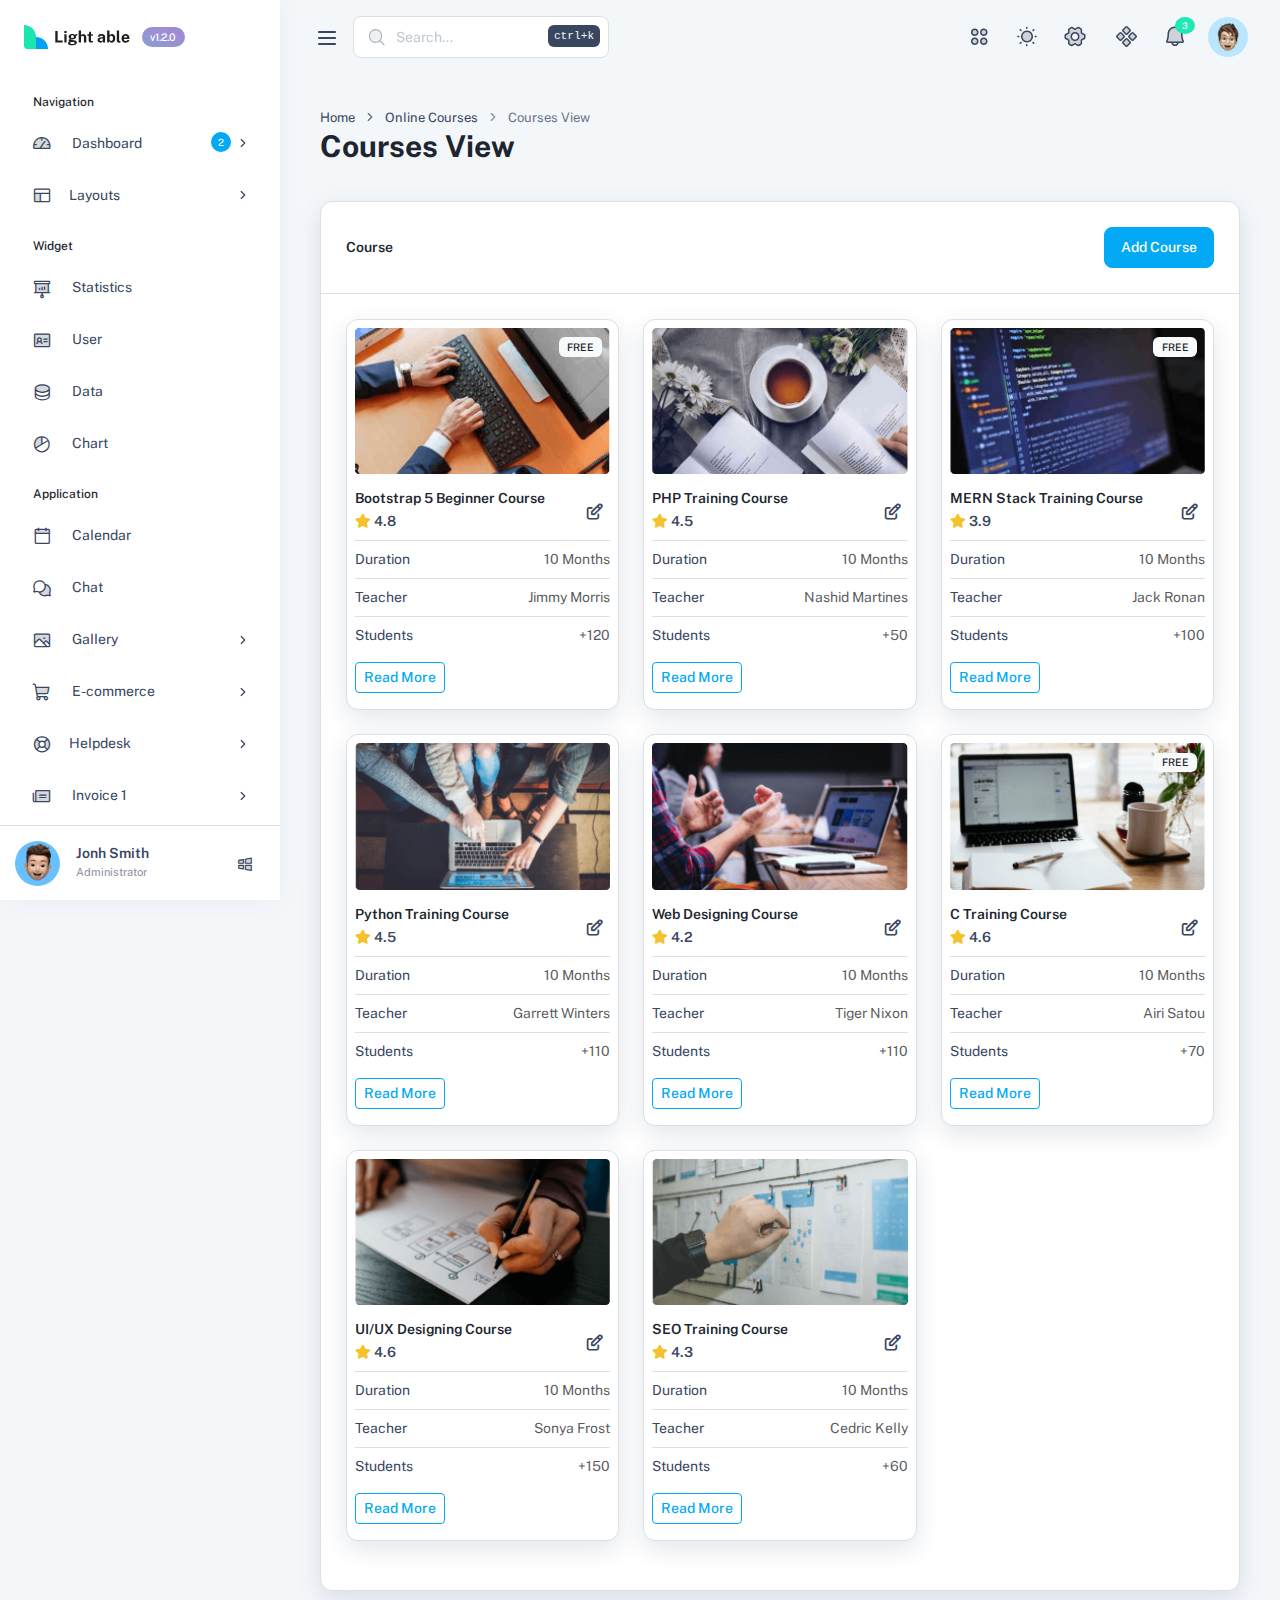
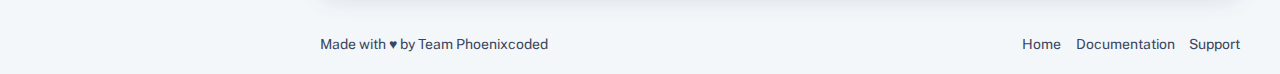
<file: .tpm/admins/course-course-view.html>
<!doctype html>
<html lang="en">
  <!-- [Head] start -->

  <head>
    <title>Courses View | Light Able Admin & Dashboard Template</title>
    <!-- [Meta] -->
    <meta charset="utf-8" />
    <meta name="viewport" content="width=device-width, initial-scale=1.0, user-scalable=0, minimal-ui" />
    <meta http-equiv="X-UA-Compatible" content="IE=edge" />
    <meta
      name="description"
      content="Light Able admin and dashboard template offer a variety of UI elements and pages, ensuring your admin panel is both fast and effective."
    />
    <meta name="author" content="phoenixcoded" />

    <!-- [Favicon] icon -->
    <link rel="icon" href="../assets/images/favicon.svg" type="image/x-icon" />
 <!-- [Google Font : Public Sans] icon -->
<link href="https://fonts.googleapis.com/css2?family=Public+Sans:wght@400;500;600;700&amp;display=swap" rel="stylesheet" />
<!-- [phosphor Icons] https://phosphoricons.com/ -->
<link rel="stylesheet" href="../assets/fonts/phosphor/duotone/style.css" />
<!-- [Tabler Icons] https://tablericons.com -->
<link rel="stylesheet" href="../assets/fonts/tabler-icons.min.css" />
<!-- [Feather Icons] https://feathericons.com -->
<link rel="stylesheet" href="../assets/fonts/feather.css" />
<!-- [Font Awesome Icons] https://fontawesome.com/icons -->
<link rel="stylesheet" href="../assets/fonts/fontawesome.css" />
<!-- [Material Icons] https://fonts.google.com/icons -->
<link rel="stylesheet" href="../assets/fonts/material.css" />
<!-- [Template CSS Files] -->
<link rel="stylesheet" href="../assets/css/style.css" id="main-style-link" />
<link rel="stylesheet" href="../assets/css/style-preset.css" />

  </head>
  <!-- [Head] end -->
  <!-- [Body] Start -->

  <body data-pc-preset="preset-1" data-pc-sidebar-theme="light" data-pc-sidebar-caption="true" data-pc-direction="ltr" data-pc-theme="light">
    <!-- [ Pre-loader ] start -->
<div class="loader-bg">
  <div class="loader-track">
    <div class="loader-fill"></div>
  </div>
</div>
<!-- [ Pre-loader ] End -->
 <!-- [ Sidebar Menu ] start -->
<nav class="pc-sidebar">
  <div class="navbar-wrapper">
    <div class="m-header">
      <a href="../dashboard/index.html" class="b-brand text-primary">
        <!-- ========   Change your logo from here   ============ -->
        <img src="../assets/images/logo-dark.svg" alt="logo image" class="logo-lg" />
        <span class="badge bg-brand-color-2 rounded-pill ms-2 theme-version">v1.2.0</span>
      </a>
    </div>
    <div class="navbar-content">
      <ul class="pc-navbar">
        <li class="pc-item pc-caption">
          <label>Navigation</label>
          <i class="ph-duotone ph-gauge"></i>
        </li>
        <li class="pc-item pc-hasmenu">
          <a href="#!" class="pc-link">
            <span class="pc-micon">
              <i class="ph-duotone ph-gauge"></i>
            </span>
            <span class="pc-mtext">Dashboard</span>
            <span class="pc-arrow"><i data-feather="chevron-right"></i></span>
            <span class="pc-badge">2</span>
          </a>
          <ul class="pc-submenu">
            <li class="pc-item"><a class="pc-link" href="../dashboard/index.html">Analytics</a></li>
            <li class="pc-item"><a class="pc-link" href="../dashboard/affiliate.html">Affiliate</a></li>
            <li class="pc-item"><a class="pc-link" href="../dashboard/finance.html">Finance</a></li>
            <li class="pc-item"><a class="pc-link" href="helpdesk-dashboard.html">Helpdesk</a></li>
            <li class="pc-item"><a class="pc-link" href="../dashboard/invoice.html">Invoice</a></li>
          </ul>
        </li>
        <li class="pc-item pc-hasmenu">
          <a href="#!" class="pc-link"
            ><span class="pc-micon"> <i class="ph-duotone ph-layout"></i></span><span class="pc-mtext">Layouts</span
            ><span class="pc-arrow"><i data-feather="chevron-right"></i></span
          ></a>
          <ul class="pc-submenu">
            <li class="pc-item"><a class="pc-link" href="../demo/layout-horizontal.html">Horizontal</a></li>
            <li class="pc-item"><a class="pc-link" href="../demo/layout-vertical.html">Vertical</a></li>
            <li class="pc-item"><a class="pc-link" href="../demo/layout-vertical-tab.html">Vertical + Tab</a></li>
            <li class="pc-item"><a class="pc-link" href="../demo/layout-tab.html">Tab</a></li>
            <li class="pc-item"><a class="pc-link" href="../demo/layout-2-column.html">2 Column</a></li>
            <li class="pc-item"><a class="pc-link" href="../demo/layout-big-compact.html">Big Compact</a></li>
            <li class="pc-item"><a class="pc-link" href="../demo/layout-compact.html">Compact</a></li>
            <li class="pc-item"><a class="pc-link" href="../demo/layout-moduler.html">Moduler</a></li>
            <li class="pc-item"><a class="pc-link" href="../demo/layout-creative.html">Creative</a></li>
            <li class="pc-item"><a class="pc-link" href="../demo/layout-detached.html">Detached</a></li>
            <li class="pc-item"><a class="pc-link" href="../demo/layout-advanced.html">Advanced</a></li>
            <li class="pc-item"><a class="pc-link" href="../demo/layout-extended.html">Extended</a></li>
          </ul>
        </li>
        <li class="pc-item pc-caption">
          <label>Widget</label>
          <i class="ph-duotone ph-chart-pie"></i>
        </li>
        <li class="pc-item">
          <a href="../widget/w_statistics.html" class="pc-link">
            <span class="pc-micon">
              <i class="ph-duotone ph-projector-screen-chart"></i>
            </span>
            <span class="pc-mtext">Statistics</span>
          </a>
        </li>
        <li class="pc-item">
          <a href="../widget/w_user.html" class="pc-link">
            <span class="pc-micon">
              <i class="ph-duotone ph-identification-card"></i>
            </span>
            <span class="pc-mtext">User</span>
          </a>
        </li>
        <li class="pc-item">
          <a href="../widget/w_data.html" class="pc-link">
            <span class="pc-micon">
              <i class="ph-duotone ph-database"></i>
            </span>
            <span class="pc-mtext">Data</span>
          </a>
        </li>
        <li class="pc-item">
          <a href="../widget/w_chart.html" class="pc-link">
            <span class="pc-micon">
              <i class="ph-duotone ph-chart-pie"></i>
            </span>
            <span class="pc-mtext">Chart</span></a
          >
        </li>
        <li class="pc-item pc-caption">
          <label>Application</label>
          <i class="ph-duotone ph-buildings"></i>
        </li>
        <li class="pc-item">
          <a href="../application/calendar.html" class="pc-link">
            <span class="pc-micon">
              <i class="ph-duotone ph-calendar-blank"></i>
            </span>
            <span class="pc-mtext">Calendar</span></a
          >
        </li>
        <li class="pc-item">
          <a href="../application/chat.html" class="pc-link">
            <span class="pc-micon">
              <i class="ph-duotone ph-chats-circle"></i>
            </span>
            <span class="pc-mtext">Chat</span></a
          >
        </li>
        <li class="pc-item pc-hasmenu">
          <a href="#!" class="pc-link">
            <span class="pc-micon">
              <i class="ph-duotone ph-image"></i>
            </span>
            <span class="pc-mtext">Gallery</span><span class="pc-arrow"><i data-feather="chevron-right"></i></span
          ></a>
          <ul class="pc-submenu">
            <li class="pc-item"><a class="pc-link" href="../application/gallery-grid.html">Grid</a></li>
            <li class="pc-item"><a class="pc-link" href="../application/gallery-masonry.html">Masonry</a></li>
          </ul>
        </li>
        <li class="pc-item pc-hasmenu">
          <a href="#!" class="pc-link">
            <span class="pc-micon">
              <i class="ph-duotone ph-shopping-cart"></i>
            </span>
            <span class="pc-mtext">E-commerce</span><span class="pc-arrow"><i data-feather="chevron-right"></i></span
          ></a>
          <ul class="pc-submenu">
            <li class="pc-item"><a class="pc-link" href="../application/ecom_product.html">Product</a></li>
            <li class="pc-item"><a class="pc-link" href="../application/ecom_product-details.html">Product details</a></li>
            <li class="pc-item"><a class="pc-link" href="../application/ecom_product-list.html">Product List</a></li>
            <li class="pc-item"><a class="pc-link" href="../application/ecom_product-add.html">Add New Product</a></li>
            <li class="pc-item"><a class="pc-link" href="../application/ecom_checkout.html">Checkout</a></li>
          </ul>
        </li>
        <li class="pc-item pc-hasmenu">
          <a href="#!" class="pc-link"
            ><span class="pc-micon"><i class="ph-duotone ph-lifebuoy"></i></span><span class="pc-mtext">Helpdesk</span
            ><span class="pc-arrow"><i data-feather="chevron-right"></i></span
          ></a>
          <ul class="pc-submenu">
            <li class="pc-item"><a class="pc-link" href="helpdesk-dashboard.html">Dashboard</a></li>
            <li class="pc-item pc-hasmenu">
              <a class="pc-link" href="#!"
                >Ticket<span class="pc-arrow"><i data-feather="chevron-right"></i></span
              ></a>
              <ul class="pc-submenu">
                <li class="pc-item"><a class="pc-link" href="helpdesk-create-ticket.html">Create</a></li>
                <li class="pc-item"><a class="pc-link" href="helpdesk-ticket.html">List</a></li>
                <li class="pc-item"><a class="pc-link" href="helpdesk-ticket-details.html">Details</a></li>
              </ul>
            </li>
            <li class="pc-item"><a class="pc-link" href="helpdesk-customer.html">Customer</a></li>
          </ul>
        </li>
        <li class="pc-item pc-hasmenu">
          <a href="#!" class="pc-link">
            <span class="pc-micon">
              <i class="ph-duotone ph-newspaper"></i>
            </span>
            <span class="pc-mtext">Invoice 1</span><span class="pc-arrow"><i data-feather="chevron-right"></i></span
          ></a>
          <ul class="pc-submenu">
            <li class="pc-item"><a class="pc-link" href="../application/invoice-list.html">Invoice List</a></li>
            <li class="pc-item"><a class="pc-link" href="../application/invoice-create.html">Create</a></li>
            <li class="pc-item"><a class="pc-link" href="../application/invoice-view.html">Preview</a></li>
          </ul>
        </li>
        <li class="pc-item pc-hasmenu">
          <a href="#!" class="pc-link"
            ><span class="pc-micon"><i class="ph-duotone ph-newspaper"></i></span><span class="pc-mtext">Invoice 2</span
            ><span class="pc-arrow"><i data-feather="chevron-right"></i></span
          ></a>
          <ul class="pc-submenu">
            <li class="pc-item"><a class="pc-link" href="invoice-dashboard.html">Dashboard</a></li>
            <li class="pc-item"><a class="pc-link" href="invoice-create.html">Create</a></li>
            <li class="pc-item"><a class="pc-link" href="invoice-view.html">Details</a></li>
            <li class="pc-item"><a class="pc-link" href="invoice-list.html">List</a></li>
            <li class="pc-item"><a class="pc-link" href="invoice-edit.html">Edit</a></li>
          </ul>
        </li>
        <li class="pc-item">
          <a href="../application/mail.html" class="pc-link">
            <span class="pc-micon">
              <i class="ph-duotone ph-envelope-open"></i>
            </span>
            <span class="pc-mtext">Mail</span></a
          >
        </li>
        <li class="pc-item pc-hasmenu">
          <a href="#!" class="pc-link">
            <span class="pc-micon">
              <i class="ph-duotone ph-identification-badge"></i>
            </span>
            <span class="pc-mtext">Membership</span>
            <span class="pc-arrow"><i data-feather="chevron-right"></i></span>
          </a>
          <ul class="pc-submenu">
            <li class="pc-item"><a class="pc-link" href="membership-dashboard.html">Dashboard</a></li>
            <li class="pc-item"><a class="pc-link" href="membership-list.html">List</a></li>
            <li class="pc-item"><a class="pc-link" href="membership-pricing.html">Pricing</a></li>
            <li class="pc-item"><a class="pc-link" href="membership-setting.html">Setting</a></li>
          </ul>
        </li>
        <li class="pc-item pc-hasmenu">
          <a href="#!" class="pc-link">
            <span class="pc-micon">
              <i class="ph-duotone ph-books"></i>
            </span>
            <span class="pc-mtext">Online Courses</span>
            <span class="pc-arrow"><i data-feather="chevron-right"></i></span>
          </a>
          <ul class="pc-submenu">
            <li class="pc-item"><a class="pc-link" href="course-dashboard.html">Dashboard</a></li>
            <li class="pc-item pc-hasmenu">
              <a class="pc-link" href="#!"
                >Teacher<span class="pc-arrow"><i data-feather="chevron-right"></i></span
              ></a>
              <ul class="pc-submenu">
                <li class="pc-item"><a class="pc-link" href="course-teacher-list.html">List</a></li>
                <li class="pc-item"><a class="pc-link" href="course-teacher-apply.html">Apply</a></li>
                <li class="pc-item"><a class="pc-link" href="course-teacher-add.html">Add</a></li>
              </ul>
            </li>
            <li class="pc-item pc-hasmenu">
              <a class="pc-link" href="#!"
                >Student<span class="pc-arrow"><i data-feather="chevron-right"></i></span
              ></a>
              <ul class="pc-submenu">
                <li class="pc-item"><a class="pc-link" href="course-student-list.html">list</a></li>
                <li class="pc-item"><a class="pc-link" href="course-student-apply.html">Apply</a></li>
                <li class="pc-item"><a class="pc-link" href="course-student-add.html">Add</a></li>
              </ul>
            </li>
            <li class="pc-item pc-hasmenu">
              <a class="pc-link" href="#!"
                >Courses<span class="pc-arrow"><i data-feather="chevron-right"></i></span
              ></a>
              <ul class="pc-submenu">
                <li class="pc-item"><a class="pc-link" href="course-course-view.html">View</a></li>
                <li class="pc-item"><a class="pc-link" href="course-course-add.html">Add</a></li>
              </ul>
            </li>
            <li class="pc-item"><a class="pc-link" href="course-pricing.html">Pricing</a></li>
            <li class="pc-item"><a class="pc-link" href="course-site.html">Site</a></li>
            <li class="pc-item pc-hasmenu">
              <a class="pc-link" href="#!"
                >Setting<span class="pc-arrow"><i data-feather="chevron-right"></i></span
              ></a>
              <ul class="pc-submenu">
                <li class="pc-item"><a class="pc-link" href="course-setting-payment.html">Payment</a></li>
                <li class="pc-item"><a class="pc-link" href="course-setting-pricing.html">Pricing</a></li>
                <li class="pc-item"><a class="pc-link" href="course-setting-notifications.html">Notifications</a></li>
              </ul>
            </li>
          </ul>
        </li>
        <li class="pc-item">
          <a href="../application/plans.html" class="pc-link">
            <span class="pc-micon">
              <i class="ph-duotone ph-currency-circle-dollar"></i>
            </span>
            <span class="pc-mtext">Plans</span></a
          >
        </li>
        <li class="pc-item pc-hasmenu">
          <a href="#!" class="pc-link">
            <span class="pc-micon">
              <i class="ph-duotone ph-user-circle"></i>
            </span>
            <span class="pc-mtext">Users</span><span class="pc-arrow"><i data-feather="chevron-right"></i></span
          ></a>
          <ul class="pc-submenu">
            <li class="pc-item"><a class="pc-link" href="../application/account-profile.html">Account Profile</a></li>
            <li class="pc-item"><a class="pc-link" href="../application/social-media.html">Social media</a></li>
            <li class="pc-item"><a class="pc-link" href="../application/user-card.html">User Card</a></li>
            <li class="pc-item"><a class="pc-link" href="../application/user-list.html">User List</a></li>
            <li class="pc-item"><a class="pc-link" href="../application/team.html">Team</a></li>
          </ul>
        </li>

        <li class="pc-item pc-caption">
          <label>Pages</label>
          <i class="ph-duotone ph-devices"></i>
        </li>
        <li class="pc-item pc-hasmenu">
          <a href="#!" class="pc-link">
            <span class="pc-micon">
              <i class="ph-duotone ph-shield-checkered"></i>
            </span>
            <span class="pc-mtext">Authentication</span><span class="pc-arrow"><i data-feather="chevron-right"></i></span
          ></a>
          <ul class="pc-submenu">
            <li class="pc-item pc-hasmenu">
              <a href="#!" class="pc-link"
                >Authentication 1<span class="pc-arrow"><i data-feather="chevron-right"></i></span
              ></a>
              <ul class="pc-submenu">
                <li class="pc-item"><a class="pc-link" target="_blank" href="../pages/login-v1.html">Login</a></li>
                <li class="pc-item"><a class="pc-link" target="_blank" href="../pages/register-v1.html">Register</a></li>
                <li class="pc-item"><a class="pc-link" target="_blank" href="../pages/forgot-password-v1.html">Forgot Password</a></li>
                <li class="pc-item"><a class="pc-link" target="_blank" href="../pages/reset-password-v1.html">reset password</a> </li>
                <li class="pc-item"><a class="pc-link" target="_blank" href="../pages/code-verification-v1.html">code verification</a></li>
              </ul>
            </li>
            <li class="pc-item pc-hasmenu">
              <a href="#!" class="pc-link"
                >Authentication 2<span class="pc-arrow"><i data-feather="chevron-right"></i></span
              ></a>
              <ul class="pc-submenu">
                <li class="pc-item"><a class="pc-link" target="_blank" href="../pages/login-v2.html">Login</a></li>
                <li class="pc-item"><a class="pc-link" target="_blank" href="../pages/register-v2.html">Register</a></li>
                <li class="pc-item"><a class="pc-link" target="_blank" href="../pages/forgot-password-v2.html">Forgot password</a> </li>
                <li class="pc-item"><a class="pc-link" target="_blank" href="../pages/reset-password-v2.html">reset password</a> </li>
                <li class="pc-item"><a class="pc-link" target="_blank" href="../pages/code-verification-v2.html">code verification</a></li>
              </ul>
            </li>
            <li class="pc-item"><a class="pc-link" href="../pages/login-modal.html">Login Modal</a></li>
          </ul>
        </li>
        <li class="pc-item pc-hasmenu">
          <a href="#!" class="pc-link">
            <span class="pc-micon">
              <i class="ph-duotone ph-wrench"></i>
            </span>
            <span class="pc-mtext">Maintenance</span><span class="pc-arrow"><i data-feather="chevron-right"></i></span>
          </a>
          <ul class="pc-submenu">
            <li class="pc-item"><a class="pc-link" target="_blank" href="../pages/error-404.html">Error 404</a></li>
            <li class="pc-item"><a class="pc-link" target="_blank" href="../pages/connection-lost.html">Connection lost</a></li>
            <li class="pc-item"><a class="pc-link" target="_blank" href="../pages/under-construction.html">Under Construction</a></li>
            <li class="pc-item"><a class="pc-link" target="_blank" href="../pages/coming-soon.html">Coming soon</a></li>
          </ul>
        </li>
        <li class="pc-item"
          ><a href="../pages/contact-us.html" class="pc-link"
            ><span class="pc-micon"> <i class="ph-duotone ph-target"></i> </span><span class="pc-mtext">Contact Us</span></a
          >
        </li>
        <li class="pc-item"
          ><a href="../index.html" class="pc-link" target="_blank"
            ><span class="pc-micon"> <i class="ph-duotone ph-rocket"></i> </span>
            <span class="pc-mtext pc-icon-link">Landing <i class="ti ti-link text-primary f-14"></i></span>
          </a>
        </li>
        <li class="pc-item"
          ><a href="../pages/loading.html" class="pc-link"
            ><span class="pc-micon"> <i class="ph-duotone ph-fan"></i> </span><span class="pc-mtext">Loading</span></a
          >
        </li>
        <li class="pc-item pc-hasmenu">
          <a href="#!" class="pc-link">
            <span class="pc-micon">
              <i class="ph-duotone ph-magnifying-glass"></i>
            </span>
            <span class="pc-mtext">Search</span><span class="pc-arrow"><i data-feather="chevron-right"></i></span
          ></a>
          <ul class="pc-submenu">
            <li class="pc-item"><a class="pc-link" href="../pages/search-page.html">Search Page</a></li>
            <li class="pc-item"><a class="pc-link" href="../pages/contact-search.html">Contact Search</a></li>
          </ul>
        </li>
        <li class="pc-item">
          <a href="../pages/settings.html" class="pc-link">
            <span class="pc-micon">
              <i class="ph-duotone ph-globe"></i>
            </span>
            <span class="pc-mtext">Site Settings</span>
          </a>
        </li>
        <li class="pc-item pc-caption">
          <label>UI Components</label>
          <i class="ph-duotone ph-compass-tool"></i>
        </li>
        <li class="pc-item">
          <a href="../elements/bc_alert.html" class="pc-link" target="_blank"
            ><span class="pc-micon"> <i class="ph-duotone ph-compass-tool"></i></span>
            <span class="pc-mtext pc-icon-link">Components <i class="ti ti-link text-primary f-14"></i></span>
          </a>
        </li>
        <li class="pc-item">
          <a href="../elements/animation.html" class="pc-link">
            <span class="pc-micon"> <i class="ph-duotone ph-flower"></i> </span><span class="pc-mtext">Animation</span></a
          >
        </li>
        <li class="pc-item pc-hasmenu">
          <a href="#!" class="pc-link"
            ><span class="pc-micon"> <i class="ph-duotone ph-flower-lotus"></i></span><span class="pc-mtext">Icons</span
            ><span class="pc-arrow"><i data-feather="chevron-right"></i></span
          ></a>
          <ul class="pc-submenu">
            <li class="pc-item"><a class="pc-link" href="../elements/icon-feather.html">Feather</a></li>
            <li class="pc-item"><a class="pc-link" href="../elements/icon-fontawesome.html">Font Awesome 5</a></li>
            <li class="pc-item"><a class="pc-link" href="../elements/icon-material.html">Material</a></li>
            <li class="pc-item"><a class="pc-link" href="../elements/icon-tabler.html">Tabler</a></li>
            <li class="pc-item"><a class="pc-link" href="../elements/icon-phosphor.html">Phosphor</a></li>
            <li class="pc-item"><a class="pc-link" href="../elements/icon-custom.html">Custom</a></li>
          </ul>
        </li>
        <li class="pc-item pc-caption">
          <label>Forms</label>
          <i class="ph-duotone ph-textbox"></i>
        </li>
        <li class="pc-item pc-hasmenu">
          <a href="#!" class="pc-link">
            <span class="pc-micon">
              <i class="ph-duotone ph-textbox"></i>
            </span>
            <span class="pc-mtext">Forms Elements</span><span class="pc-arrow"><i data-feather="chevron-right"></i></span
          ></a>
          <ul class="pc-submenu">
            <li class="pc-item"><a class="pc-link" href="../forms/form_elements.html">Form Basic</a></li>
            <li class="pc-item"><a class="pc-link" href="../forms/form_floating.html">Form Floating</a></li>
            <li class="pc-item"><a class="pc-link" href="../forms/form2_basic.html">Form Options</a></li>
            <li class="pc-item"><a class="pc-link" href="../forms/form2_input_group.html">Input Groups</a></li>
            <li class="pc-item"><a class="pc-link" href="../forms/form2_checkbox.html">Checkbox</a></li>
            <li class="pc-item"><a class="pc-link" href="../forms/form2_radio.html">Radio</a></li>
            <li class="pc-item"><a class="pc-link" href="../forms/form2_switch.html">Switch</a></li>
            <li class="pc-item"><a class="pc-link" href="../forms/form2_megaoption.html">Mega option</a></li>
          </ul>
        </li>
        <li class="pc-item pc-hasmenu">
          <a href="#!" class="pc-link">
            <span class="pc-micon">
              <i class="ph-duotone ph-plug-charging"></i>
            </span>
            <span class="pc-mtext">Forms Plugins</span><span class="pc-arrow"><i data-feather="chevron-right"></i></span
          ></a>
          <ul class="pc-submenu">
            <li class="pc-item pc-hasmenu">
              <a class="pc-link" href="#"
                >Date<span class="pc-arrow"><i data-feather="chevron-right"></i></span
              ></a>
              <ul class="pc-submenu">
                <li class="pc-item"><a class="pc-link" href="../forms/form2_datepicker.html">Datepicker</a></li>
                <li class="pc-item"><a class="pc-link" href="../forms/form2_daterangepicker.html">Date Range Picker</a> </li>
                <li class="pc-item"><a class="pc-link" href="../forms/form2_timepicker.html">Timepicker</a></li>
              </ul>
            </li>
            <li class="pc-item pc-hasmenu">
              <a class="pc-link" href="#"
                >Select<span class="pc-arrow"><i data-feather="chevron-right"></i></span
              ></a>
              <ul class="pc-submenu">
                <li class="pc-item"><a class="pc-link" href="../forms/form2_choices.html">Choices js</a></li>
              </ul>
            </li>
            <li class="pc-item"><a class="pc-link" href="../forms/form2_rating.html">Rating</a></li>
            <li class="pc-item"><a class="pc-link" href="../forms/form2_recaptcha.html">Google reCaptcha</a></li>
            <li class="pc-item"><a class="pc-link" href="../forms/form2_inputmask.html">Input Masks</a></li>
            <li class="pc-item"><a class="pc-link" href="../forms/form2_clipboard.html">Clipboard</a></li>
            <li class="pc-item"><a class="pc-link" href="../forms/form2_nouislider.html">Nouislider</a></li>
            <li class="pc-item"><a class="pc-link" href="../forms/form2_switchjs.html">Bootstrap Switch</a></li>
            <li class="pc-item"><a class="pc-link" href="../forms/form2_typeahead.html">Typeahead</a></li>
          </ul>
        </li>
        <li class="pc-item pc-hasmenu">
          <a href="#!" class="pc-link">
            <span class="pc-micon">
              <i class="ph-duotone ph-pen-nib"></i>
            </span>
            <span class="pc-mtext">Text Editors</span><span class="pc-arrow"><i data-feather="chevron-right"></i></span
          ></a>
          <ul class="pc-submenu">
            <li class="pc-item"><a class="pc-link" href="../forms/form2_tinymce.html">Tinymce</a></li>
            <li class="pc-item"><a class="pc-link" href="../forms/form2_quill.html">Quill</a></li>
            <li class="pc-item pc-hasmenu">
              <a class="pc-link" href="#"
                >CK editor<span class="pc-arrow"><i data-feather="chevron-right"></i></span
              ></a>
              <ul class="pc-submenu">
                <li class="pc-item"><a class="pc-link" href="../forms/editor-classic.html">classic</a></li>
                <li class="pc-item"><a class="pc-link" href="../forms/editor-document.html">Document</a></li>
                <li class="pc-item"><a class="pc-link" href="../forms/editor-inline.html">Inline</a></li>
                <li class="pc-item"><a class="pc-link" href="../forms/editor-balloon.html">Balloon</a></li>
              </ul>
            </li>
            <li class="pc-item"><a class="pc-link" href="../forms/form2_markdown.html">Markdown</a></li>
          </ul>
        </li>
        <li class="pc-item pc-hasmenu">
          <a href="#!" class="pc-link">
            <span class="pc-micon">
              <i class="ph-duotone ph-windows-logo"></i>
            </span>
            <span class="pc-mtext">Form Layouts</span><span class="pc-arrow"><i data-feather="chevron-right"></i></span
          ></a>
          <ul class="pc-submenu">
            <li class="pc-item"><a class="pc-link" href="../forms/form2_lay-default.html">Layouts</a></li>
            <li class="pc-item"><a class="pc-link" href="../forms/form2_lay-multicolumn.html">Multicolumn</a></li>
            <li class="pc-item"><a class="pc-link" href="../forms/form2_lay-actionbars.html">Actionbars</a></li>
            <li class="pc-item"><a class="pc-link" href="../forms/form2_lay-stickyactionbars.html">Sticky Action bars</a> </li>
          </ul>
        </li>
        <li class="pc-item pc-hasmenu">
          <a href="#!" class="pc-link">
            <span class="pc-micon">
              <i class="ph-duotone ph-cloud-arrow-up"></i>
            </span>
            <span class="pc-mtext">File upload</span><span class="pc-arrow"><i data-feather="chevron-right"></i></span
          ></a>
          <ul class="pc-submenu">
            <li class="pc-item"><a class="pc-link" href="../forms/file-upload.html">Dropzone</a></li>
            <li class="pc-item"><a class="pc-link" href="../forms/form2_flu-uppy.html">Uppy</a></li>
          </ul>
        </li>
        <li class="pc-item">
          <a href="../forms/form2_wizard.html" class="pc-link">
            <span class="pc-micon">
              <i class="ph-duotone ph-tabs"></i>
            </span>
            <span class="pc-mtext">wizard</span></a
          >
        </li>
        <li class="pc-item">
          <a href="../forms/form-validation.html" class="pc-link">
            <span class="pc-micon">
              <i class="ph-duotone ph-password"></i>
            </span>
            <span class="pc-mtext">Form Validation</span></a
          >
        </li>
        <li class="pc-item"
          ><a href="../forms/image_crop.html" class="pc-link">
            <span class="pc-micon">
              <i class="ph-duotone ph-crop"></i>
            </span>
            <span class="pc-mtext">Image cropper</span></a
          ></li
        >
        <li class="pc-item pc-caption">
          <label>table</label>
          <i class="ph-duotone ph-table"></i>
        </li>
        <li class="pc-item pc-hasmenu">
          <a href="#!" class="pc-link">
            <span class="pc-micon">
              <i class="ph-duotone ph-table"></i>
            </span>
            <span class="pc-mtext">Bootstrap Table</span><span class="pc-arrow"><i data-feather="chevron-right"></i></span
          ></a>
          <ul class="pc-submenu">
            <li class="pc-item"><a class="pc-link" href="../table/tbl_bootstrap.html">Basic table</a></li>
            <li class="pc-item"><a class="pc-link" href="../table/tbl_sizing.html">Sizing table</a></li>
            <li class="pc-item"><a class="pc-link" href="../table/tbl_border.html">Border table</a></li>
            <li class="pc-item"><a class="pc-link" href="../table/tbl_styling.html">Styling table</a></li>
          </ul>
        </li>
        <li class="pc-item pc-hasmenu">
          <a href="#!" class="pc-link">
            <span class="pc-micon">
              <i class="ph-duotone ph-grid-nine"></i>
            </span>
            <span class="pc-mtext">Vanilla Table</span><span class="pc-arrow"><i data-feather="chevron-right"></i></span
          ></a>
          <ul class="pc-submenu">
            <li class="pc-item"><a class="pc-link" href="../table/tbl_dt-simple.html">Basic initialization</a></li>
            <li class="pc-item"><a class="pc-link" href="../table/tbl_dt-dynamic-import.html">Dynamic Import</a></li>
            <li class="pc-item"><a class="pc-link" href="../table/tbl_dt-render-column-cells.html">Render Column Cells</a></li>
            <li class="pc-item"><a class="pc-link" href="../table/tbl_dt-column-manipulation.html">Column Manipulation</a></li>
            <li class="pc-item"><a class="pc-link" href="../table/tbl_dt-datetime-sorting.html">Datetime Sorting</a></li>
            <li class="pc-item"><a class="pc-link" href="../table/tbl_dt-methods.html">Methods</a></li>
            <li class="pc-item"><a class="pc-link" href="../table/tbl_dt-add-rows.html">Add Rows</a></li>
            <li class="pc-item"><a class="pc-link" href="../table/tbl_dt-fetch-api.html">Fetch API</a></li>
            <li class="pc-item"><a class="pc-link" href="../table/tbl_dt-filters.html">Filters</a></li>
            <li class="pc-item"><a class="pc-link" href="../table/tbl_dt-export.html">Export</a></li>
          </ul>
        </li>
        <li class="pc-item pc-hasmenu">
          <a href="#!" class="pc-link">
            <span class="pc-micon">
              <i class="ph-duotone ph-text-columns"></i>
            </span>
            <span class="pc-mtext">Data table</span><span class="pc-arrow"><i data-feather="chevron-right"></i></span
          ></a>
          <ul class="pc-submenu">
            <li class="pc-item"><a class="pc-link" href="../table/dt_advance.html">Advance initialization</a></li>
            <li class="pc-item"><a class="pc-link" href="../table/dt_styling.html">Styling</a></li>
            <li class="pc-item"><a class="pc-link" href="../table/dt_api.html">API</a></li>
            <li class="pc-item"><a class="pc-link" href="../table/dt_plugin.html">Plug-in</a></li>
            <li class="pc-item"><a class="pc-link" href="../table/dt_sources.html">Data sources</a></li>
          </ul>
        </li>
        <li class="pc-item pc-hasmenu">
          <a href="#!" class="pc-link">
            <span class="pc-micon">
              <i class="ph-duotone ph-wall"></i>
            </span>
            <span class="pc-mtext">DT extensions</span><span class="pc-arrow"><i data-feather="chevron-right"></i></span
          ></a>
          <ul class="pc-submenu">
            <li class="pc-item"><a class="pc-link" href="../table/dt_ext_autofill.html">Autofill</a></li>
            <li class="pc-item pc-hasmenu">
              <a href="#!" class="pc-link"
                >Button<span class="pc-arrow"><i data-feather="chevron-right"></i></span
              ></a>
              <ul class="pc-submenu">
                <li class="pc-item"><a class="pc-link" href="../table/dt_ext_basic_buttons.html">Basic button</a></li>
                <li class="pc-item"><a class="pc-link" href="../table/dt_ext_export_buttons.html">Data export</a></li>
              </ul>
            </li>
            <li class="pc-item"><a class="pc-link" href="../table/dt_ext_col_reorder.html">Col reorder</a></li>
            <li class="pc-item"><a class="pc-link" href="../table/dt_ext_fixed_columns.html">Fixed columns</a></li>
            <li class="pc-item"><a class="pc-link" href="../table/dt_ext_fixed_header.html">Fixed header</a></li>
            <li class="pc-item"><a class="pc-link" href="../table/dt_ext_key_table.html">Key table</a></li>
            <li class="pc-item"><a class="pc-link" href="../table/dt_ext_responsive.html">Responsive</a></li>
            <li class="pc-item"><a class="pc-link" href="../table/dt_ext_row_reorder.html">Row reorder</a></li>
            <li class="pc-item"><a class="pc-link" href="../table/dt_ext_scroller.html">Scroller</a></li>
            <li class="pc-item"><a class="pc-link" href="../table/dt_ext_select.html">Select table</a></li>
          </ul>
        </li>
        <li class="pc-item pc-caption">
          <label>Charts &amp; Maps</label>
          <i class="ph-duotone ph-chart-pie-slice"></i>
        </li>
        <li class="pc-item pc-hasmenu">
          <a href="#!" class="pc-link">
            <span class="pc-micon">
              <i class="ph-duotone ph-chart-donut"></i>
            </span>
            <span class="pc-mtext">Charts</span><span class="pc-arrow"><i data-feather="chevron-right"></i></span
          ></a>
          <ul class="pc-submenu">
            <li class="pc-item"><a class="pc-link" href="../chart/chart-apex.html">Apex Chart</a></li>
            <li class="pc-item"><a class="pc-link" href="../chart/chart-peity.html">Peity Chart</a></li>
          </ul>
        </li>
        <li class="pc-item pc-hasmenu">
          <a href="#!" class="pc-link">
            <span class="pc-micon">
              <i class="ph-duotone ph-map-trifold"></i>
            </span>
            <span class="pc-mtext">Maps</span><span class="pc-arrow"><i data-feather="chevron-right"></i></span
          ></a>
          <ul class="pc-submenu">
            <li class="pc-item"><a class="pc-link" href="../chart/map-vector.html">Vector Map</a></li>
            <li class="pc-item"><a class="pc-link" href="../chart/map-gmap.html">Gmaps</a></li>
          </ul>
        </li>

        <li class="pc-item pc-caption">
          <label>Other</label>
          <i class="ph-duotone ph-suitcase"></i>
        </li>
        <li class="pc-item pc-hasmenu">
          <a href="#!" class="pc-link"
            ><span class="pc-micon"> <i class="ph-duotone ph-tree-structure"></i> </span><span class="pc-mtext">Menu levels</span
            ><span class="pc-arrow"><i data-feather="chevron-right"></i></span
          ></a>
          <ul class="pc-submenu">
            <li class="pc-item"><a class="pc-link" href="#!">Level 2.1</a></li>
            <li class="pc-item pc-hasmenu">
              <a href="#!" class="pc-link"
                >Level 2.2<span class="pc-arrow"><i data-feather="chevron-right"></i></span
              ></a>
              <ul class="pc-submenu">
                <li class="pc-item"><a class="pc-link" href="#!">Level 3.1</a></li>
                <li class="pc-item"><a class="pc-link" href="#!">Level 3.2</a></li>
                <li class="pc-item pc-hasmenu">
                  <a href="#!" class="pc-link"
                    >Level 3.3<span class="pc-arrow"><i data-feather="chevron-right"></i></span
                  ></a>
                  <ul class="pc-submenu">
                    <li class="pc-item"><a class="pc-link" href="#!">Level 4.1</a></li>
                    <li class="pc-item"><a class="pc-link" href="#!">Level 4.2</a></li>
                  </ul>
                </li>
              </ul>
            </li>
            <li class="pc-item pc-hasmenu">
              <a href="#!" class="pc-link"
                >Level 2.3<span class="pc-arrow"><i data-feather="chevron-right"></i></span
              ></a>
              <ul class="pc-submenu">
                <li class="pc-item"><a class="pc-link" href="#!">Level 3.1</a></li>
                <li class="pc-item"><a class="pc-link" href="#!">Level 3.2</a></li>
                <li class="pc-item pc-hasmenu">
                  <a href="#!" class="pc-link"
                    >Level 3.3<span class="pc-arrow"><i data-feather="chevron-right"></i></span
                  ></a>
                  <ul class="pc-submenu">
                    <li class="pc-item"><a class="pc-link" href="#!">Level 4.1</a></li>
                    <li class="pc-item"><a class="pc-link" href="#!">Level 4.2</a></li>
                  </ul>
                </li>
              </ul>
            </li>
          </ul>
        </li>
        <li class="pc-item"
          ><a href="../other/sample-page.html" class="pc-link">
            <span class="pc-micon">
              <i class="ph-duotone ph-desktop"></i>
            </span>
            <span class="pc-mtext">Sample page</span></a
          ></li
        >

      </ul>
      <div class="card nav-action-card bg-brand-color-4">
        <div class="card-body" style="background-image: url('../assets/images/layout/nav-card-bg.svg')">
          <h5 class="text-dark">Help Center</h5>
          <p class="text-dark text-opacity-75">Please contact us for more questions.</p>
          <a href="https://phoenixcoded.support-hub.io/" class="btn btn-primary" target="_blank">Go to help Center</a>
        </div>
      </div>
    </div>
    <div class="card pc-user-card">
      <div class="card-body">
        <div class="d-flex align-items-center">
          <div class="flex-shrink-0">
            <img src="../assets/images/user/avatar-1.jpg" alt="user-image" class="user-avtar wid-45 rounded-circle" />
          </div>
          <div class="flex-grow-1 ms-3">
            <div class="dropdown">
              <a href="#" class="arrow-none dropdown-toggle" data-bs-toggle="dropdown" aria-expanded="false" data-bs-offset="0,20">
                <div class="d-flex align-items-center">
                  <div class="flex-grow-1 me-2">
                    <h6 class="mb-0">Jonh Smith</h6>
                    <small>Administrator</small>
                  </div>
                  <div class="flex-shrink-0">
                    <div class="btn btn-icon btn-link-secondary avtar">
                      <i class="ph-duotone ph-windows-logo"></i>
                    </div>
                  </div>
                </div>
              </a>
              <div class="dropdown-menu">
                <ul>
                  <li>
                    <a class="pc-user-links">
                      <i class="ph-duotone ph-user"></i>
                      <span>My Account</span>
                    </a>
                  </li>
                  <li>
                    <a class="pc-user-links">
                      <i class="ph-duotone ph-gear"></i>
                      <span>Settings</span>
                    </a>
                  </li>
                  <li>
                    <a class="pc-user-links">
                      <i class="ph-duotone ph-lock-key"></i>
                      <span>Lock Screen</span>
                    </a>
                  </li>
                  <li>
                    <a class="pc-user-links">
                      <i class="ph-duotone ph-power"></i>
                      <span>Logout</span>
                    </a>
                  </li>
                </ul>
              </div>
            </div>
          </div>
        </div>
      </div>
    </div>
  </div>
</nav>
<!-- [ Sidebar Menu ] end -->
 <!-- [ Header Topbar ] start -->
<header class="pc-header">
  <div class="header-wrapper"> <!-- [Mobile Media Block] start -->
<div class="me-auto pc-mob-drp">
  <ul class="list-unstyled">
    <!-- ======= Menu collapse Icon ===== -->
    <li class="pc-h-item pc-sidebar-collapse">
      <a href="#" class="pc-head-link ms-0" id="sidebar-hide">
        <i class="ti ti-menu-2"></i>
      </a>
    </li>
    <li class="pc-h-item pc-sidebar-popup">
      <a href="#" class="pc-head-link ms-0" id="mobile-collapse">
        <i class="ti ti-menu-2"></i>
      </a>
    </li>
    <li class="dropdown pc-h-item d-inline-flex d-md-none">
      <a
        class="pc-head-link dropdown-toggle arrow-none m-0"
        data-bs-toggle="dropdown"
        href="#"
        role="button"
        aria-haspopup="false"
        aria-expanded="false"
      >
        <i class="ph-duotone ph-magnifying-glass"></i>
      </a>
      <div class="dropdown-menu pc-h-dropdown drp-search">
        <form class="px-3">
          <div class="mb-0 d-flex align-items-center">
            <input type="search" class="form-control border-0 shadow-none" placeholder="Search..." />
            <button class="btn btn-light-secondary btn-search">Search</button>
          </div>
        </form>
      </div>
    </li>
    <li class="pc-h-item d-none d-md-inline-flex">
      <form class="form-search">
        <i class="ph-duotone ph-magnifying-glass icon-search"></i>
        <input type="search" class="form-control" placeholder="Search..." />

        <button class="btn btn-search" style="padding: 0"><kbd>ctrl+k</kbd></button>
      </form>
    </li>
  </ul>
</div>
<!-- [Mobile Media Block end] -->
<div class="ms-auto">
  <ul class="list-unstyled">
    <li class="dropdown pc-h-item d-none d-md-inline-flex">
      <a
        class="pc-head-link dropdown-toggle arrow-none me-0"
        data-bs-toggle="dropdown"
        href="#"
        role="button"
        aria-haspopup="false"
        aria-expanded="false"
      >
        <i class="ph-duotone ph-circles-four"></i>
      </a>
      <div class="dropdown-menu dropdown-qta dropdown-menu-end pc-h-dropdown">
        <div class="overflow-hidden">
          <div class="qta-links m-n1">
            <a href="#!" class="dropdown-item">
              <i class="ph-duotone ph-shopping-cart"></i>
              <span>E-commerce</span>
            </a>
            <a href="#!" class="dropdown-item">
              <i class="ph-duotone ph-lifebuoy"></i>
              <span>Helpdesk</span>
            </a>
            <a href="#!" class="dropdown-item">
              <i class="ph-duotone ph-scroll"></i>
              <span>Invoice</span>
            </a>
            <a href="#!" class="dropdown-item">
              <i class="ph-duotone ph-books"></i>
              <span>Online Courses</span>
            </a>
            <a href="#!" class="dropdown-item">
              <i class="ph-duotone ph-envelope-open"></i>
              <span>Mail</span>
            </a>
            <a href="#!" class="dropdown-item">
              <i class="ph-duotone ph-identification-badge"></i>
              <span>Membership</span>
            </a>
            <a href="#!" class="dropdown-item">
              <i class="ph-duotone ph-chats-circle"></i>
              <span>Chat</span>
            </a>
            <a href="#!" class="dropdown-item">
              <i class="ph-duotone ph-currency-circle-dollar"></i>
              <span>Plans</span>
            </a>
            <a href="#!" class="dropdown-item">
              <i class="ph-duotone ph-user-circle"></i>
              <span>Users</span>
            </a>
          </div>
        </div>
      </div>
    </li>
    <li class="dropdown pc-h-item">
      <a
        class="pc-head-link dropdown-toggle arrow-none me-0"
        data-bs-toggle="dropdown"
        href="#"
        role="button"
        aria-haspopup="false"
        aria-expanded="false"
      >
        <i class="ph-duotone ph-sun-dim"></i>
      </a>
      <div class="dropdown-menu dropdown-menu-end pc-h-dropdown">
        <a href="#!" class="dropdown-item" onclick="layout_change('dark')">
          <i class="ph-duotone ph-moon"></i>
          <span>Dark</span>
        </a>
        <a href="#!" class="dropdown-item" onclick="layout_change('light')">
          <i class="ph-duotone ph-sun-dim"></i>
          <span>Light</span>
        </a>
        <a href="#!" class="dropdown-item" onclick="layout_change_default()">
          <i class="ph-duotone ph-cpu"></i>
          <span>Default</span>
        </a>
      </div>
    </li>
    <li class="pc-h-item">
      <a class="pc-head-link pct-c-btn" href="#" data-bs-toggle="offcanvas" data-bs-target="#offcanvas_pc_layout">
        <i class="ph-duotone ph-gear-six"></i>
      </a>
    </li>
    <li class="dropdown pc-h-item">
      <a
        class="pc-head-link dropdown-toggle arrow-none me-0"
        data-bs-toggle="dropdown"
        href="#"
        role="button"
        aria-haspopup="false"
        aria-expanded="false"
      >
        <i class="ph-duotone ph-diamonds-four"></i>
      </a>
      <div class="dropdown-menu dropdown-menu-end pc-h-dropdown">
        <a href="#!" class="dropdown-item">
          <i class="ph-duotone ph-user"></i>
          <span>My Account</span>
        </a>
        <a href="#!" class="dropdown-item">
          <i class="ph-duotone ph-gear"></i>
          <span>Settings</span>
        </a>
        <a href="#!" class="dropdown-item">
          <i class="ph-duotone ph-lifebuoy"></i>
          <span>Support</span>
        </a>
        <a href="#!" class="dropdown-item">
          <i class="ph-duotone ph-lock-key"></i>
          <span>Lock Screen</span>
        </a>
        <a href="#!" class="dropdown-item">
          <i class="ph-duotone ph-power"></i>
          <span>Logout</span>
        </a>
      </div>
    </li>
    <li class="dropdown pc-h-item">
      <a
        class="pc-head-link dropdown-toggle arrow-none me-0"
        data-bs-toggle="dropdown"
        href="#"
        role="button"
        aria-haspopup="false"
        aria-expanded="false"
      >
        <i class="ph-duotone ph-bell"></i>
        <span class="badge bg-success pc-h-badge">3</span>
      </a>
      <div class="dropdown-menu dropdown-notification dropdown-menu-end pc-h-dropdown">
        <div class="dropdown-header d-flex align-items-center justify-content-between">
          <h5 class="m-0">Notifications</h5>
          <ul class="list-inline ms-auto mb-0">
            <li class="list-inline-item">
              <a href="../application/mail.html" class="avtar avtar-s btn-link-hover-primary">
                <i class="ti ti-link f-18"></i>
              </a>
            </li>
          </ul>
        </div>
        <div class="dropdown-body text-wrap header-notification-scroll position-relative" style="max-height: calc(100vh - 235px)">
          <ul class="list-group list-group-flush">
            <li class="list-group-item">
              <p class="text-span">Today</p>
              <div class="d-flex">
                <div class="flex-shrink-0">
                  <img src="../assets/images/user/avatar-2.jpg" alt="user-image" class="user-avtar avtar avtar-s" />
                </div>
                <div class="flex-grow-1 ms-3">
                  <div class="d-flex">
                    <div class="flex-grow-1 me-3 position-relative">
                      <h6 class="mb-0 text-truncate">Keefe Bond added new tags to 💪 Design system</h6>
                    </div>
                    <div class="flex-shrink-0">
                      <span class="text-sm">2 min ago</span>
                    </div>
                  </div>
                  <p class="position-relative mt-1 mb-2"
                    ><br /><span class="text-truncate"
                      >Lorem Ipsum has been the industry's standard dummy text ever since the 1500s.</span
                    ></p
                  >
                  <span class="badge bg-light-primary border border-primary me-1 mt-1">web design</span>
                  <span class="badge bg-light-warning border border-warning me-1 mt-1">Dashobard</span>
                  <span class="badge bg-light-success border border-success me-1 mt-1">Design System</span>
                </div>
              </div>
            </li>
            <li class="list-group-item">
              <div class="d-flex">
                <div class="flex-shrink-0">
                  <div class="avtar avtar-s bg-light-primary">
                    <i class="ph-duotone ph-chats-teardrop f-18"></i>
                  </div>
                </div>
                <div class="flex-grow-1 ms-3">
                  <div class="d-flex">
                    <div class="flex-grow-1 me-3 position-relative">
                      <h6 class="mb-0 text-truncate">Message</h6>
                    </div>
                    <div class="flex-shrink-0">
                      <span class="text-sm">1 hour ago</span>
                    </div>
                  </div>
                  <p class="position-relative mt-1 mb-2"
                    ><br /><span class="text-truncate"
                      >Lorem Ipsum has been the industry's standard dummy text ever since the 1500s.</span
                    ></p
                  >
                </div>
              </div>
            </li>
            <li class="list-group-item">
              <p class="text-span">Yesterday</p>
              <div class="d-flex">
                <div class="flex-shrink-0">
                  <div class="avtar avtar-s bg-light-danger">
                    <i class="ph-duotone ph-user f-18"></i>
                  </div>
                </div>
                <div class="flex-grow-1 ms-3">
                  <div class="d-flex">
                    <div class="flex-grow-1 me-3 position-relative">
                      <h6 class="mb-0 text-truncate">Challenge invitation</h6>
                    </div>
                    <div class="flex-shrink-0">
                      <span class="text-sm">12 hour ago</span>
                    </div>
                  </div>
                  <p class="position-relative mt-1 mb-2"
                    ><br /><span class="text-truncate"><strong> Jonny aber </strong> invites to join the challenge</span></p
                  >
                  <button class="btn btn-sm rounded-pill btn-outline-secondary me-2">Decline</button>
                  <button class="btn btn-sm rounded-pill btn-primary">Accept</button>
                </div>
              </div>
            </li>
            <li class="list-group-item">
              <div class="d-flex">
                <div class="flex-shrink-0">
                  <div class="avtar avtar-s bg-light-info">
                    <i class="ph-duotone ph-notebook f-18"></i>
                  </div>
                </div>
                <div class="flex-grow-1 ms-3">
                  <div class="d-flex">
                    <div class="flex-grow-1 me-3 position-relative">
                      <h6 class="mb-0 text-truncate">Forms</h6>
                    </div>
                    <div class="flex-shrink-0">
                      <span class="text-sm">2 hour ago</span>
                    </div>
                  </div>
                  <p class="position-relative mt-1 mb-2"
                    >Lorem Ipsum is simply dummy text of the printing and typesetting industry. Lorem Ipsum has been the industry's standard
                    dummy text ever since the 1500s.</p
                  >
                </div>
              </div>
            </li>
            <li class="list-group-item">
              <div class="d-flex">
                <div class="flex-shrink-0">
                  <img src="../assets/images/user/avatar-2.jpg" alt="user-image" class="user-avtar avtar avtar-s" />
                </div>
                <div class="flex-grow-1 ms-3">
                  <div class="d-flex">
                    <div class="flex-grow-1 me-3 position-relative">
                      <h6 class="mb-0 text-truncate">Keefe Bond added new tags to 💪 Design system</h6>
                    </div>
                    <div class="flex-shrink-0">
                      <span class="text-sm">2 min ago</span>
                    </div>
                  </div>
                  <p class="position-relative mt-1 mb-2"
                    ><br /><span class="text-truncate"
                      >Lorem Ipsum has been the industry's standard dummy text ever since the 1500s.</span
                    ></p
                  >
                  <button class="btn btn-sm rounded-pill btn-outline-secondary me-2">Decline</button>
                  <button class="btn btn-sm rounded-pill btn-primary">Accept</button>
                </div>
              </div>
            </li>
            <li class="list-group-item">
              <div class="d-flex">
                <div class="flex-shrink-0">
                  <div class="avtar avtar-s bg-light-success">
                    <i class="ph-duotone ph-shield-checkered f-18"></i>
                  </div>
                </div>
                <div class="flex-grow-1 ms-3">
                  <div class="d-flex">
                    <div class="flex-grow-1 me-3 position-relative">
                      <h6 class="mb-0 text-truncate">Security</h6>
                    </div>
                    <div class="flex-shrink-0">
                      <span class="text-sm">5 hour ago</span>
                    </div>
                  </div>
                  <p class="position-relative mt-1 mb-2"
                    >Lorem Ipsum is simply dummy text of the printing and typesetting industry. Lorem Ipsum has been the industry's standard
                    dummy text ever since the 1500s.</p
                  >
                </div>
              </div>
            </li>
          </ul>
        </div>
        <div class="dropdown-footer">
          <div class="row g-3">
            <div class="col-6">
              <div class="d-grid"><button class="btn btn-primary">Archive all</button></div>
            </div>
            <div class="col-6">
              <div class="d-grid"><button class="btn btn-outline-secondary">Mark all as read</button></div>
            </div>
          </div>
        </div>
      </div>
    </li>
    <li class="dropdown pc-h-item header-user-profile">
      <a
        class="pc-head-link dropdown-toggle arrow-none me-0"
        data-bs-toggle="dropdown"
        href="#"
        role="button"
        aria-haspopup="false"
        data-bs-auto-close="outside"
        aria-expanded="false"
      >
        <img src="../assets/images/user/avatar-2.jpg" alt="user-image" class="user-avtar" />
      </a>
      <div class="dropdown-menu dropdown-user-profile dropdown-menu-end pc-h-dropdown">
        <div class="dropdown-header d-flex align-items-center justify-content-between">
          <h5 class="m-0">Profile</h5>
        </div>
        <div class="dropdown-body">
          <div class="profile-notification-scroll position-relative" style="max-height: calc(100vh - 225px)">
            <ul class="list-group list-group-flush w-100">
              <li class="list-group-item">
                <div class="d-flex align-items-center">
                  <div class="flex-shrink-0">
                    <img src="../assets/images/user/avatar-2.jpg" alt="user-image" class="wid-50 rounded-circle" />
                  </div>
                  <div class="flex-grow-1 mx-3">
                    <h5 class="mb-0">Carson Darrin</h5>
                    <a class="link-primary" href="mailto:carson.darrin@company.io">carson.darrin@company.io</a>
                  </div>
                  <span class="badge bg-primary">PRO</span>
                </div>
              </li>
              <li class="list-group-item">
                <a href="#" class="dropdown-item">
                  <span class="d-flex align-items-center">
                    <i class="ph-duotone ph-key"></i>
                    <span>Change password</span>
                  </span>
                </a>
                <a href="#" class="dropdown-item">
                  <span class="d-flex align-items-center">
                    <i class="ph-duotone ph-envelope-simple"></i>
                    <span>Recently mail</span>
                  </span>
                  <div class="user-group">
                    <img src="../assets/images/user/avatar-1.jpg" alt="user-image" class="avtar" />
                    <img src="../assets/images/user/avatar-2.jpg" alt="user-image" class="avtar" />
                    <img src="../assets/images/user/avatar-3.jpg" alt="user-image" class="avtar" />
                  </div>
                </a>
                <a href="#" class="dropdown-item">
                  <span class="d-flex align-items-center">
                    <i class="ph-duotone ph-calendar-blank"></i>
                    <span>Schedule meetings</span>
                  </span>
                </a>
              </li>
              <li class="list-group-item">
                <a href="#" class="dropdown-item">
                  <span class="d-flex align-items-center">
                    <i class="ph-duotone ph-heart"></i>
                    <span>Favorite</span>
                  </span>
                </a>
                <a href="#" class="dropdown-item">
                  <span class="d-flex align-items-center">
                    <i class="ph-duotone ph-arrow-circle-down"></i>
                    <span>Download</span>
                  </span>
                  <span class="avtar avtar-xs rounded-circle bg-danger text-white">10</span>
                </a>
              </li>
              <li class="list-group-item">
                <div class="dropdown-item">
                  <span class="d-flex align-items-center">
                    <i class="ph-duotone ph-globe-hemisphere-west"></i>
                    <span>Languages</span>
                  </span>
                  <span class="flex-shrink-0">
                    <select class="form-select bg-transparent form-select-sm border-0 shadow-none">
                      <option value="1">English</option>
                      <option value="2">Spain</option>
                      <option value="3">Arbic</option>
                    </select>
                  </span>
                </div>
                <a href="#" class="dropdown-item">
                  <span class="d-flex align-items-center">
                    <i class="ph-duotone ph-flag"></i>
                    <span>Country</span>
                  </span>
                </a>
                <div class="dropdown-item">
                  <span class="d-flex align-items-center">
                    <i class="ph-duotone ph-moon"></i>
                    <span>Dark mode</span>
                  </span>
                  <div class="form-check form-switch form-check-reverse m-0">
                    <input class="form-check-input f-18" id="dark-mode" type="checkbox" onclick="dark_mode()" role="switch" />
                  </div>
                </div>
              </li>
              <li class="list-group-item">
                <a href="#" class="dropdown-item">
                  <span class="d-flex align-items-center">
                    <i class="ph-duotone ph-user-circle"></i>
                    <span>Edit profile</span>
                  </span>
                </a>
                <a href="#" class="dropdown-item">
                  <span class="d-flex align-items-center">
                    <i class="ph-duotone ph-star text-warning"></i>
                    <span>Upgrade account</span>
                    <span class="badge bg-light-success border border-success ms-2">NEW</span>
                  </span>
                </a>
                <a href="#" class="dropdown-item">
                  <span class="d-flex align-items-center">
                    <i class="ph-duotone ph-bell"></i>
                    <span>Notifications</span>
                  </span>
                </a>
                <a href="#" class="dropdown-item">
                  <span class="d-flex align-items-center">
                    <i class="ph-duotone ph-gear-six"></i>
                    <span>Settings</span>
                  </span>
                </a>
              </li>
              <li class="list-group-item">
                <a href="#" class="dropdown-item">
                  <span class="d-flex align-items-center">
                    <i class="ph-duotone ph-plus-circle"></i>
                    <span>Add account</span>
                  </span>
                </a>
                <a href="#" class="dropdown-item">
                  <span class="d-flex align-items-center">
                    <i class="ph-duotone ph-power"></i>
                    <span>Logout</span>
                  </span>
                </a>
              </li>
            </ul>
          </div>
        </div>
      </div>
    </li>
  </ul>
</div>
 </div>
</header>
<!-- [ Header ] end -->



    <!-- [ Main Content ] start -->
    <div class="pc-container">
      <div class="pc-content">
        <!-- [ breadcrumb ] start -->
        <div class="page-header">
          <div class="page-block">
            <div class="row align-items-center">
              <div class="col-md-12">
                <ul class="breadcrumb">
                  <li class="breadcrumb-item"><a href="../dashboard/index.html">Home</a></li>
                  <li class="breadcrumb-item"><a href="javascript: void(0)">Online Courses</a></li>
                  <li class="breadcrumb-item" aria-current="page">Courses View</li>
                </ul>
              </div>
              <div class="col-md-12">
                <div class="page-header-title">
                  <h2 class="mb-0">Courses View</h2>
                </div>
              </div>
            </div>
          </div>
        </div>
        <!-- [ breadcrumb ] end -->


        <!-- [ Main Content ] start -->
        <div class="row">
          <div class="col-12">
            <div class="card">
              <div class="card-header">
                <div class="d-flex align-items-center justify-content-between">
                  <h5 class="mb-0">Course</h5>
                  <div>
                    <a href="course-course-add.html" class="btn btn-primary">Add Course</a>
                  </div>
                </div>
              </div>
              <div class="card-body">
                <div class="row">
                  <div class="col-sm-6 col-lg-4 col-xxl-3">
                    <div class="card border">
                      <div class="card-body p-2">
                        <div class="position-relative">
                          <img src="../assets/images/admin/img-course-1.png" alt="img" class="img-fluid w-100" />
                          <div class="position-absolute top-0 end-0 p-2">
                            <span class="badge text-bg-light text-uppercase">Free</span>
                          </div>
                        </div>
                        <ul class="list-group list-group-flush my-2">
                          <li class="list-group-item px-0 py-2">
                            <div class="d-flex align-items-center">
                              <div class="flex-grow-1 me-2">
                                <h6 class="mb-1">Bootstrap 5 Beginner Course</h6>
                                <p class="mb-0 f-w-600"><i class="fas fa-star text-warning"></i> 4.8</p>
                              </div>
                              <div class="flex-shrink-0">
                                <a href="#" class="avtar avtar-xs btn-link-secondary">
                                  <i class="ti ti-edit f-20"></i>
                                </a>
                              </div>
                            </div>
                          </li>
                          <li class="list-group-item px-0 py-2">
                            <div class="d-flex align-items-center">
                              <div class="flex-grow-1 me-2">
                                <p class="mb-0">Duration</p>
                              </div>
                              <div class="flex-shrink-0">
                                <p class="text-muted mb-0">10 Months</p>
                              </div>
                            </div>
                          </li>
                          <li class="list-group-item px-0 py-2">
                            <div class="d-flex align-items-center">
                              <div class="flex-grow-1 me-2">
                                <p class="mb-0">Teacher</p>
                              </div>
                              <div class="flex-shrink-0">
                                <p class="text-muted mb-0">Jimmy Morris</p>
                              </div>
                            </div>
                          </li>
                          <li class="list-group-item px-0 py-2">
                            <div class="d-flex align-items-center">
                              <div class="flex-grow-1 me-2">
                                <p class="mb-0">Students</p>
                              </div>
                              <div class="flex-shrink-0">
                                <p class="text-muted mb-0">+120</p>
                              </div>
                            </div>
                          </li>
                        </ul>
                        <button class="btn btn-sm btn-outline-primary mb-2">Read More</button>
                      </div>
                    </div>
                  </div>
                  <div class="col-sm-6 col-lg-4 col-xxl-3">
                    <div class="card border">
                      <div class="card-body p-2">
                        <div class="position-relative">
                          <img src="../assets/images/admin/img-course-2.png" alt="img" class="img-fluid w-100" />
                        </div>
                        <ul class="list-group list-group-flush my-2">
                          <li class="list-group-item px-0 py-2">
                            <div class="d-flex align-items-center">
                              <div class="flex-grow-1 me-2">
                                <h6 class="mb-1">PHP Training Course</h6>
                                <p class="mb-0 f-w-600"><i class="fas fa-star text-warning"></i> 4.5</p>
                              </div>
                              <div class="flex-shrink-0">
                                <a href="#" class="avtar avtar-xs btn-link-secondary">
                                  <i class="ti ti-edit f-20"></i>
                                </a>
                              </div>
                            </div>
                          </li>
                          <li class="list-group-item px-0 py-2">
                            <div class="d-flex align-items-center">
                              <div class="flex-grow-1 me-2">
                                <p class="mb-0">Duration</p>
                              </div>
                              <div class="flex-shrink-0">
                                <p class="text-muted mb-0">10 Months</p>
                              </div>
                            </div>
                          </li>
                          <li class="list-group-item px-0 py-2">
                            <div class="d-flex align-items-center">
                              <div class="flex-grow-1 me-2">
                                <p class="mb-0">Teacher</p>
                              </div>
                              <div class="flex-shrink-0">
                                <p class="text-muted mb-0">Nashid Martines</p>
                              </div>
                            </div>
                          </li>
                          <li class="list-group-item px-0 py-2">
                            <div class="d-flex align-items-center">
                              <div class="flex-grow-1 me-2">
                                <p class="mb-0">Students</p>
                              </div>
                              <div class="flex-shrink-0">
                                <p class="text-muted mb-0">+50</p>
                              </div>
                            </div>
                          </li>
                        </ul>
                        <button class="btn btn-sm btn-outline-primary mb-2">Read More</button>
                      </div>
                    </div>
                  </div>
                  <div class="col-sm-6 col-lg-4 col-xxl-3">
                    <div class="card border">
                      <div class="card-body p-2">
                        <div class="position-relative">
                          <img src="../assets/images/admin/img-course-3.png" alt="img" class="img-fluid w-100" />
                          <div class="position-absolute top-0 end-0 p-2">
                            <span class="badge text-bg-light text-uppercase">Free</span>
                          </div>
                        </div>
                        <ul class="list-group list-group-flush my-2">
                          <li class="list-group-item px-0 py-2">
                            <div class="d-flex align-items-center">
                              <div class="flex-grow-1 me-2">
                                <h6 class="mb-1">MERN Stack Training Course</h6>
                                <p class="mb-0 f-w-600"><i class="fas fa-star text-warning"></i> 3.9</p>
                              </div>
                              <div class="flex-shrink-0">
                                <a href="#" class="avtar avtar-xs btn-link-secondary">
                                  <i class="ti ti-edit f-20"></i>
                                </a>
                              </div>
                            </div>
                          </li>
                          <li class="list-group-item px-0 py-2">
                            <div class="d-flex align-items-center">
                              <div class="flex-grow-1 me-2">
                                <p class="mb-0">Duration</p>
                              </div>
                              <div class="flex-shrink-0">
                                <p class="text-muted mb-0">10 Months</p>
                              </div>
                            </div>
                          </li>
                          <li class="list-group-item px-0 py-2">
                            <div class="d-flex align-items-center">
                              <div class="flex-grow-1 me-2">
                                <p class="mb-0">Teacher</p>
                              </div>
                              <div class="flex-shrink-0">
                                <p class="text-muted mb-0">Jack Ronan</p>
                              </div>
                            </div>
                          </li>
                          <li class="list-group-item px-0 py-2">
                            <div class="d-flex align-items-center">
                              <div class="flex-grow-1 me-2">
                                <p class="mb-0">Students</p>
                              </div>
                              <div class="flex-shrink-0">
                                <p class="text-muted mb-0">+100</p>
                              </div>
                            </div>
                          </li>
                        </ul>
                        <button class="btn btn-sm btn-outline-primary mb-2">Read More</button>
                      </div>
                    </div>
                  </div>
                  <div class="col-sm-6 col-lg-4 col-xxl-3">
                    <div class="card border">
                      <div class="card-body p-2">
                        <div class="position-relative">
                          <img src="../assets/images/admin/img-course-4.png" alt="img" class="img-fluid w-100" />
                        </div>
                        <ul class="list-group list-group-flush my-2">
                          <li class="list-group-item px-0 py-2">
                            <div class="d-flex align-items-center">
                              <div class="flex-grow-1 me-2">
                                <h6 class="mb-1">Python Training Course</h6>
                                <p class="mb-0 f-w-600"><i class="fas fa-star text-warning"></i> 4.5</p>
                              </div>
                              <div class="flex-shrink-0">
                                <a href="#" class="avtar avtar-xs btn-link-secondary">
                                  <i class="ti ti-edit f-20"></i>
                                </a>
                              </div>
                            </div>
                          </li>
                          <li class="list-group-item px-0 py-2">
                            <div class="d-flex align-items-center">
                              <div class="flex-grow-1 me-2">
                                <p class="mb-0">Duration</p>
                              </div>
                              <div class="flex-shrink-0">
                                <p class="text-muted mb-0">10 Months</p>
                              </div>
                            </div>
                          </li>
                          <li class="list-group-item px-0 py-2">
                            <div class="d-flex align-items-center">
                              <div class="flex-grow-1 me-2">
                                <p class="mb-0">Teacher</p>
                              </div>
                              <div class="flex-shrink-0">
                                <p class="text-muted mb-0">Garrett Winters</p>
                              </div>
                            </div>
                          </li>
                          <li class="list-group-item px-0 py-2">
                            <div class="d-flex align-items-center">
                              <div class="flex-grow-1 me-2">
                                <p class="mb-0">Students</p>
                              </div>
                              <div class="flex-shrink-0">
                                <p class="text-muted mb-0">+110</p>
                              </div>
                            </div>
                          </li>
                        </ul>
                        <button class="btn btn-sm btn-outline-primary mb-2">Read More</button>
                      </div>
                    </div>
                  </div>
                  <div class="col-sm-6 col-lg-4 col-xxl-3">
                    <div class="card border">
                      <div class="card-body p-2">
                        <div class="position-relative">
                          <img src="../assets/images/admin/img-course-5.png" alt="img" class="img-fluid w-100" />
                        </div>
                        <ul class="list-group list-group-flush my-2">
                          <li class="list-group-item px-0 py-2">
                            <div class="d-flex align-items-center">
                              <div class="flex-grow-1 me-2">
                                <h6 class="mb-1">Web Designing Course</h6>
                                <p class="mb-0 f-w-600"><i class="fas fa-star text-warning"></i> 4.2</p>
                              </div>
                              <div class="flex-shrink-0">
                                <a href="#" class="avtar avtar-xs btn-link-secondary">
                                  <i class="ti ti-edit f-20"></i>
                                </a>
                              </div>
                            </div>
                          </li>
                          <li class="list-group-item px-0 py-2">
                            <div class="d-flex align-items-center">
                              <div class="flex-grow-1 me-2">
                                <p class="mb-0">Duration</p>
                              </div>
                              <div class="flex-shrink-0">
                                <p class="text-muted mb-0">10 Months</p>
                              </div>
                            </div>
                          </li>
                          <li class="list-group-item px-0 py-2">
                            <div class="d-flex align-items-center">
                              <div class="flex-grow-1 me-2">
                                <p class="mb-0">Teacher</p>
                              </div>
                              <div class="flex-shrink-0">
                                <p class="text-muted mb-0">Tiger Nixon</p>
                              </div>
                            </div>
                          </li>
                          <li class="list-group-item px-0 py-2">
                            <div class="d-flex align-items-center">
                              <div class="flex-grow-1 me-2">
                                <p class="mb-0">Students</p>
                              </div>
                              <div class="flex-shrink-0">
                                <p class="text-muted mb-0">+110</p>
                              </div>
                            </div>
                          </li>
                        </ul>
                        <button class="btn btn-sm btn-outline-primary mb-2">Read More</button>
                      </div>
                    </div>
                  </div>
                  <div class="col-sm-6 col-lg-4 col-xxl-3">
                    <div class="card border">
                      <div class="card-body p-2">
                        <div class="position-relative">
                          <img src="../assets/images/admin/img-course-6.png" alt="img" class="img-fluid w-100" />
                          <div class="position-absolute top-0 end-0 p-2">
                            <span class="badge text-bg-light text-uppercase">Free</span>
                          </div>
                        </div>
                        <ul class="list-group list-group-flush my-2">
                          <li class="list-group-item px-0 py-2">
                            <div class="d-flex align-items-center">
                              <div class="flex-grow-1 me-2">
                                <h6 class="mb-1">C Training Course</h6>
                                <p class="mb-0 f-w-600"><i class="fas fa-star text-warning"></i> 4.6</p>
                              </div>
                              <div class="flex-shrink-0">
                                <a href="#" class="avtar avtar-xs btn-link-secondary">
                                  <i class="ti ti-edit f-20"></i>
                                </a>
                              </div>
                            </div>
                          </li>
                          <li class="list-group-item px-0 py-2">
                            <div class="d-flex align-items-center">
                              <div class="flex-grow-1 me-2">
                                <p class="mb-0">Duration</p>
                              </div>
                              <div class="flex-shrink-0">
                                <p class="text-muted mb-0">10 Months</p>
                              </div>
                            </div>
                          </li>
                          <li class="list-group-item px-0 py-2">
                            <div class="d-flex align-items-center">
                              <div class="flex-grow-1 me-2">
                                <p class="mb-0">Teacher</p>
                              </div>
                              <div class="flex-shrink-0">
                                <p class="text-muted mb-0">Airi Satou</p>
                              </div>
                            </div>
                          </li>
                          <li class="list-group-item px-0 py-2">
                            <div class="d-flex align-items-center">
                              <div class="flex-grow-1 me-2">
                                <p class="mb-0">Students</p>
                              </div>
                              <div class="flex-shrink-0">
                                <p class="text-muted mb-0">+70</p>
                              </div>
                            </div>
                          </li>
                        </ul>
                        <button class="btn btn-sm btn-outline-primary mb-2">Read More</button>
                      </div>
                    </div>
                  </div>
                  <div class="col-sm-6 col-lg-4 col-xxl-3">
                    <div class="card border">
                      <div class="card-body p-2">
                        <div class="position-relative">
                          <img src="../assets/images/admin/img-course-7.png" alt="img" class="img-fluid w-100" />
                        </div>
                        <ul class="list-group list-group-flush my-2">
                          <li class="list-group-item px-0 py-2">
                            <div class="d-flex align-items-center">
                              <div class="flex-grow-1 me-2">
                                <h6 class="mb-1">UI/UX Designing Course</h6>
                                <p class="mb-0 f-w-600"><i class="fas fa-star text-warning"></i> 4.6</p>
                              </div>
                              <div class="flex-shrink-0">
                                <a href="#" class="avtar avtar-xs btn-link-secondary">
                                  <i class="ti ti-edit f-20"></i>
                                </a>
                              </div>
                            </div>
                          </li>
                          <li class="list-group-item px-0 py-2">
                            <div class="d-flex align-items-center">
                              <div class="flex-grow-1 me-2">
                                <p class="mb-0">Duration</p>
                              </div>
                              <div class="flex-shrink-0">
                                <p class="text-muted mb-0">10 Months</p>
                              </div>
                            </div>
                          </li>
                          <li class="list-group-item px-0 py-2">
                            <div class="d-flex align-items-center">
                              <div class="flex-grow-1 me-2">
                                <p class="mb-0">Teacher</p>
                              </div>
                              <div class="flex-shrink-0">
                                <p class="text-muted mb-0">Sonya Frost</p>
                              </div>
                            </div>
                          </li>
                          <li class="list-group-item px-0 py-2">
                            <div class="d-flex align-items-center">
                              <div class="flex-grow-1 me-2">
                                <p class="mb-0">Students</p>
                              </div>
                              <div class="flex-shrink-0">
                                <p class="text-muted mb-0">+150</p>
                              </div>
                            </div>
                          </li>
                        </ul>
                        <button class="btn btn-sm btn-outline-primary mb-2">Read More</button>
                      </div>
                    </div>
                  </div>
                  <div class="col-sm-6 col-lg-4 col-xxl-3">
                    <div class="card border">
                      <div class="card-body p-2">
                        <div class="position-relative">
                          <img src="../assets/images/admin/img-course-8.png" alt="img" class="img-fluid w-100" />
                        </div>
                        <ul class="list-group list-group-flush my-2">
                          <li class="list-group-item px-0 py-2">
                            <div class="d-flex align-items-center">
                              <div class="flex-grow-1 me-2">
                                <h6 class="mb-1">SEO Training Course</h6>
                                <p class="mb-0 f-w-600"><i class="fas fa-star text-warning"></i> 4.3</p>
                              </div>
                              <div class="flex-shrink-0">
                                <a href="#" class="avtar avtar-xs btn-link-secondary">
                                  <i class="ti ti-edit f-20"></i>
                                </a>
                              </div>
                            </div>
                          </li>
                          <li class="list-group-item px-0 py-2">
                            <div class="d-flex align-items-center">
                              <div class="flex-grow-1 me-2">
                                <p class="mb-0">Duration</p>
                              </div>
                              <div class="flex-shrink-0">
                                <p class="text-muted mb-0">10 Months</p>
                              </div>
                            </div>
                          </li>
                          <li class="list-group-item px-0 py-2">
                            <div class="d-flex align-items-center">
                              <div class="flex-grow-1 me-2">
                                <p class="mb-0">Teacher</p>
                              </div>
                              <div class="flex-shrink-0">
                                <p class="text-muted mb-0">Cedric Kelly</p>
                              </div>
                            </div>
                          </li>
                          <li class="list-group-item px-0 py-2">
                            <div class="d-flex align-items-center">
                              <div class="flex-grow-1 me-2">
                                <p class="mb-0">Students</p>
                              </div>
                              <div class="flex-shrink-0">
                                <p class="text-muted mb-0">+60</p>
                              </div>
                            </div>
                          </li>
                        </ul>
                        <button class="btn btn-sm btn-outline-primary mb-2">Read More</button>
                      </div>
                    </div>
                  </div>
                </div>
              </div>
            </div>
          </div>
        </div>
        <!-- [ Main Content ] end -->
      </div>
    </div>
    <!-- [ Main Content ] end -->
    <footer class="pc-footer">
      <div class="footer-wrapper container-fluid">
        <div class="row">
          <div class="col-sm-6 my-1">
            <p class="m-0">Made with &#9829; by Team <a href="https://themeforest.net/user/phoenixcoded" target="_blank"> Phoenixcoded</a></p>
          </div>
          <div class="col-sm-6 ms-auto my-1">
            <ul class="list-inline footer-link mb-0 justify-content-sm-end d-flex">
              <li class="list-inline-item"><a href="../index.html">Home</a></li>
              <li class="list-inline-item"><a href="https://pcoded.gitbook.io/light-able/" target="_blank">Documentation</a></li>
              <li class="list-inline-item"><a href="https://phoenixcoded.support-hub.io/" target="_blank">Support</a></li>
            </ul>
          </div>
        </div>
      </div>
    </footer>
 <!-- Required Js -->
<script src="../assets/js/plugins/popper.min.js"></script>
<script src="../assets/js/plugins/simplebar.min.js"></script>
<script src="../assets/js/plugins/bootstrap.min.js"></script>
<script src="../assets/js/fonts/custom-font.js"></script>
<script src="../assets/js/pcoded.js"></script>
<script src="../assets/js/plugins/feather.min.js"></script>

   
<script>
  layout_change('light');
</script>
   
<script>
  layout_sidebar_change('light');
</script>
  
<script>
  change_box_container('false');
</script>
 
<script>
  layout_caption_change('true');
</script>
   
<script>
  layout_rtl_change('false');
</script>
 
<script>
  preset_change('preset-1');
</script>

 <div class="offcanvas border-0 pct-offcanvas offcanvas-end" tabindex="-1" id="offcanvas_pc_layout">
  <div class="offcanvas-header justify-content-between">
    <h5 class="offcanvas-title">Settings</h5>
    <button type="button" class="btn btn-icon btn-link-danger" data-bs-dismiss="offcanvas" aria-label="Close"
      ><i class="ti ti-x"></i
    ></button>
  </div>
  <div class="pct-body customizer-body">
    <div class="offcanvas-body py-0">
      <ul class="list-group list-group-flush">
        <li class="list-group-item">
          <div class="pc-dark">
            <h6 class="mb-1">Theme Mode</h6>
            <p class="text-muted text-sm">Choose light or dark mode or Auto</p>
            <div class="row theme-color theme-layout">
              <div class="col-4">
                <div class="d-grid">
                  <button class="preset-btn btn active" data-value="true" onclick="layout_change('light');">
                    <span class="btn-label">Light</span>
                    <span class="pc-lay-icon"><span></span><span></span><span></span><span></span></span>
                  </button>
                </div>
              </div>
              <div class="col-4">
                <div class="d-grid">
                  <button class="preset-btn btn" data-value="false" onclick="layout_change('dark');">
                    <span class="btn-label">Dark</span>
                    <span class="pc-lay-icon"><span></span><span></span><span></span><span></span></span>
                  </button>
                </div>
              </div>
              <div class="col-4">
                <div class="d-grid">
                  <button
                    class="preset-btn btn"
                    data-value="default"
                    onclick="layout_change_default();"
                    data-bs-toggle="tooltip"
                    title="Automatically sets the theme based on user's operating system's color scheme."
                  >
                    <span class="btn-label">Default</span>
                    <span class="pc-lay-icon d-flex align-items-center justify-content-center">
                      <i class="ph-duotone ph-cpu"></i>
                    </span>
                  </button>
                </div>
              </div>
            </div>
          </div>
        </li>
        <li class="list-group-item">
          <h6 class="mb-1">Sidebar Theme</h6>
          <p class="text-muted text-sm">Choose Sidebar Theme</p>
          <div class="row theme-color theme-sidebar-color">
            <div class="col-6">
              <div class="d-grid">
                <button class="preset-btn btn" data-value="true" onclick="layout_sidebar_change('dark');">
                  <span class="btn-label">Dark</span>
                  <span class="pc-lay-icon"><span></span><span></span><span></span><span></span></span>
                </button>
              </div>
            </div>
            <div class="col-6">
              <div class="d-grid">
                <button class="preset-btn btn active" data-value="false" onclick="layout_sidebar_change('light');">
                  <span class="btn-label">Light</span>
                  <span class="pc-lay-icon"><span></span><span></span><span></span><span></span></span>
                </button>
              </div>
            </div>
          </div>
        </li>
        <li class="list-group-item">
          <h6 class="mb-1">Accent color</h6>
          <p class="text-muted text-sm">Choose your primary theme color</p>
          <div class="theme-color preset-color">
            <a href="#!" class="active" data-value="preset-1"><i class="ti ti-check"></i></a>
            <a href="#!" data-value="preset-2"><i class="ti ti-check"></i></a>
            <a href="#!" data-value="preset-3"><i class="ti ti-check"></i></a>
            <a href="#!" data-value="preset-4"><i class="ti ti-check"></i></a>
            <a href="#!" data-value="preset-5"><i class="ti ti-check"></i></a>
            <a href="#!" data-value="preset-6"><i class="ti ti-check"></i></a>
            <a href="#!" data-value="preset-7"><i class="ti ti-check"></i></a>
            <a href="#!" data-value="preset-8"><i class="ti ti-check"></i></a>
            <a href="#!" data-value="preset-9"><i class="ti ti-check"></i></a>
            <a href="#!" data-value="preset-10"><i class="ti ti-check"></i></a>
          </div>
        </li>
        <li class="list-group-item">
          <h6 class="mb-1">Sidebar Caption</h6>
          <p class="text-muted text-sm">Sidebar Caption Hide/Show</p>
          <div class="row theme-color theme-nav-caption">
            <div class="col-6">
              <div class="d-grid">
                <button class="preset-btn btn active" data-value="true" onclick="layout_caption_change('true');">
                  <span class="btn-label">Caption Show</span>
                  <span class="pc-lay-icon"
                    ><span></span><span></span><span><span></span><span></span></span><span></span
                  ></span>
                </button>
              </div>
            </div>
            <div class="col-6">
              <div class="d-grid">
                <button class="preset-btn btn" data-value="false" onclick="layout_caption_change('false');">
                  <span class="btn-label">Caption Hide</span>
                  <span class="pc-lay-icon"
                    ><span></span><span></span><span><span></span><span></span></span><span></span
                  ></span>
                </button>
              </div>
            </div>
          </div>
        </li>
        <li class="list-group-item">
          <div class="pc-rtl">
            <h6 class="mb-1">Theme Layout</h6>
            <p class="text-muted text-sm">LTR/RTL</p>
            <div class="row theme-color theme-direction">
              <div class="col-6">
                <div class="d-grid">
                  <button class="preset-btn btn active" data-value="false" onclick="layout_rtl_change('false');">
                    <span class="btn-label">LTR</span>
                    <span class="pc-lay-icon"><span></span><span></span><span></span><span></span></span>
                  </button>
                </div>
              </div>
              <div class="col-6">
                <div class="d-grid">
                  <button class="preset-btn btn" data-value="true" onclick="layout_rtl_change('true');">
                    <span class="btn-label">RTL</span>
                    <span class="pc-lay-icon"><span></span><span></span><span></span><span></span></span>
                  </button>
                </div>
              </div>
            </div>
          </div>
        </li>
        <li class="list-group-item pc-box-width">
          <div class="pc-container-width">
            <h6 class="mb-1">Layout Width</h6>
            <p class="text-muted text-sm">Choose Full or Container Layout</p>
            <div class="row theme-color theme-container">
              <div class="col-6">
                <div class="d-grid">
                  <button class="preset-btn btn active" data-value="false" onclick="change_box_container('false')">
                    <span class="btn-label">Full Width</span>
                    <span class="pc-lay-icon"
                      ><span></span><span></span><span></span><span><span></span></span
                    ></span>
                  </button>
                </div>
              </div>
              <div class="col-6">
                <div class="d-grid">
                  <button class="preset-btn btn" data-value="true" onclick="change_box_container('true')">
                    <span class="btn-label">Fixed Width</span>
                    <span class="pc-lay-icon"
                      ><span></span><span></span><span></span><span><span></span></span
                    ></span>
                  </button>
                </div>
              </div>
            </div>
          </div>
        </li>
        <li class="list-group-item">
          <div class="d-grid">
            <button class="btn btn-light-danger" id="layoutreset">Reset Layout</button>
          </div>
        </li>
      </ul>
    </div>
  </div>
</div>

  </body>
  <!-- [Body] end -->
</html>
</file>
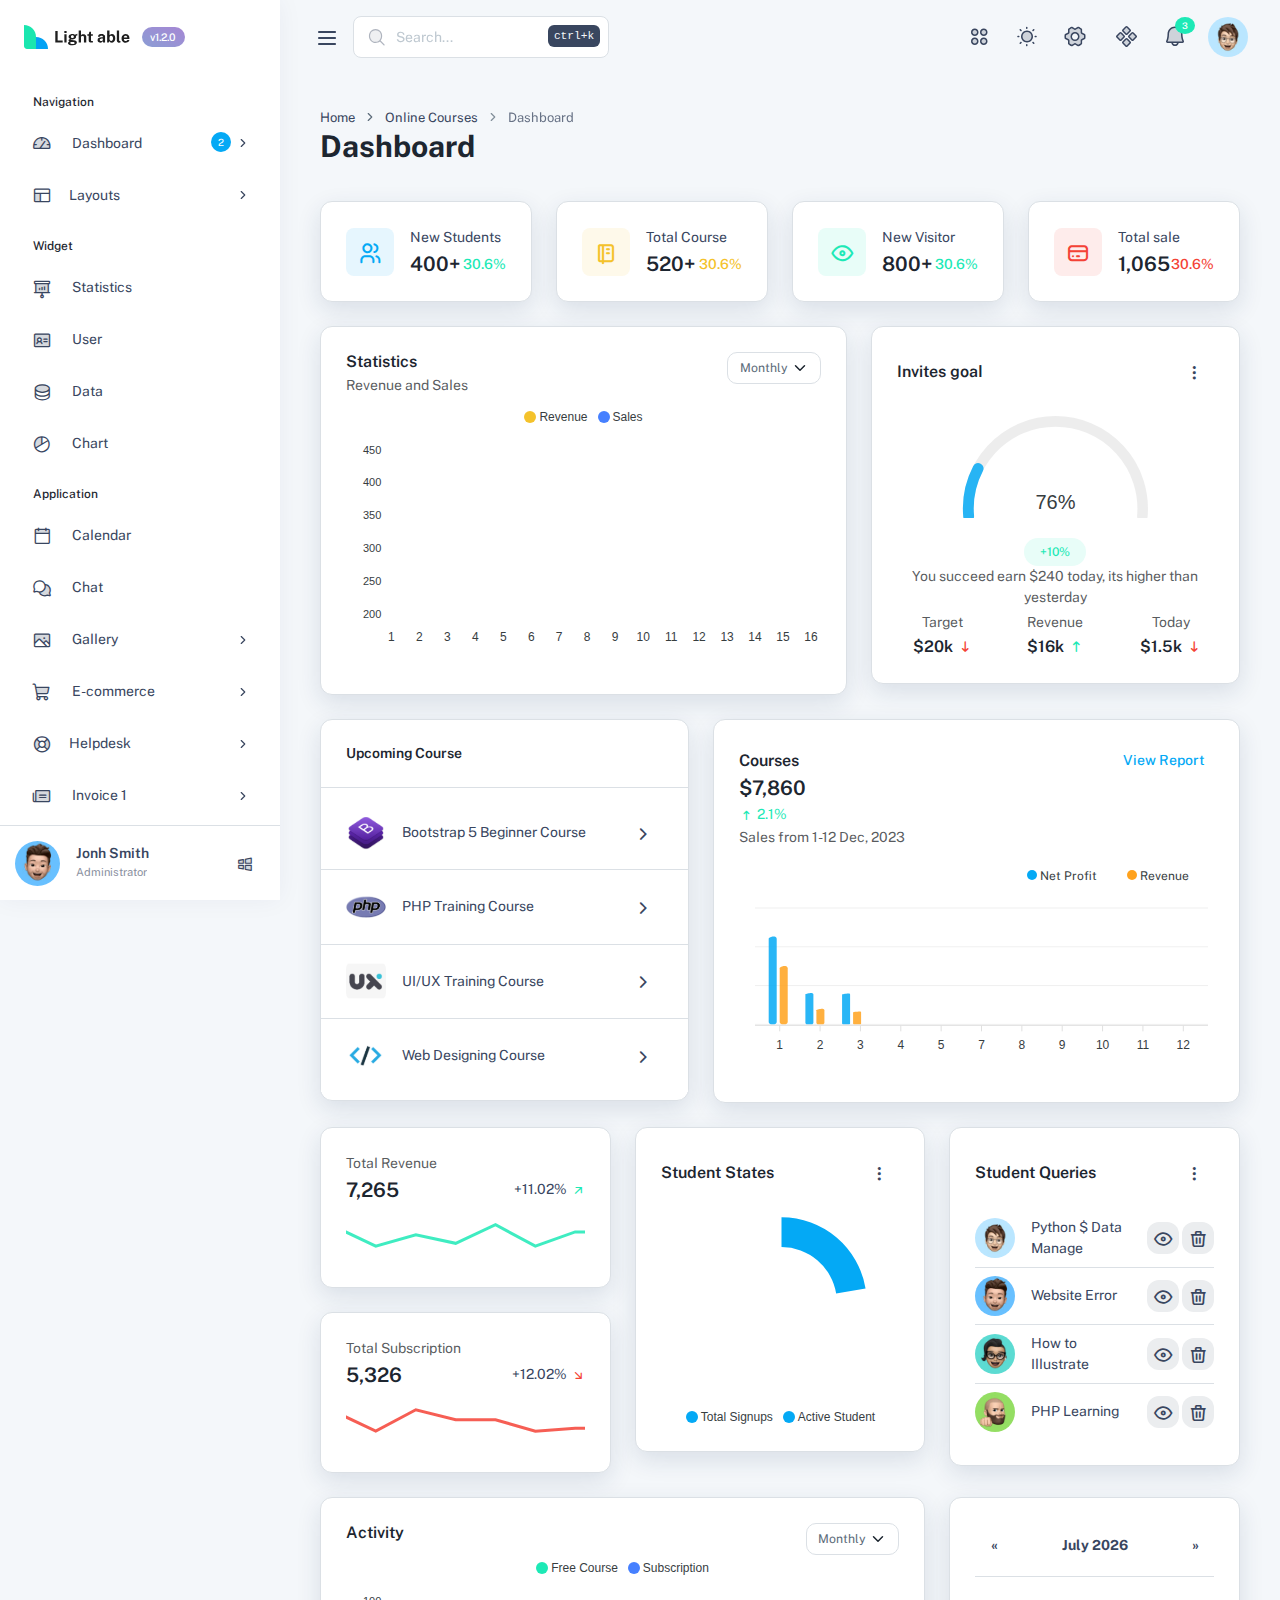
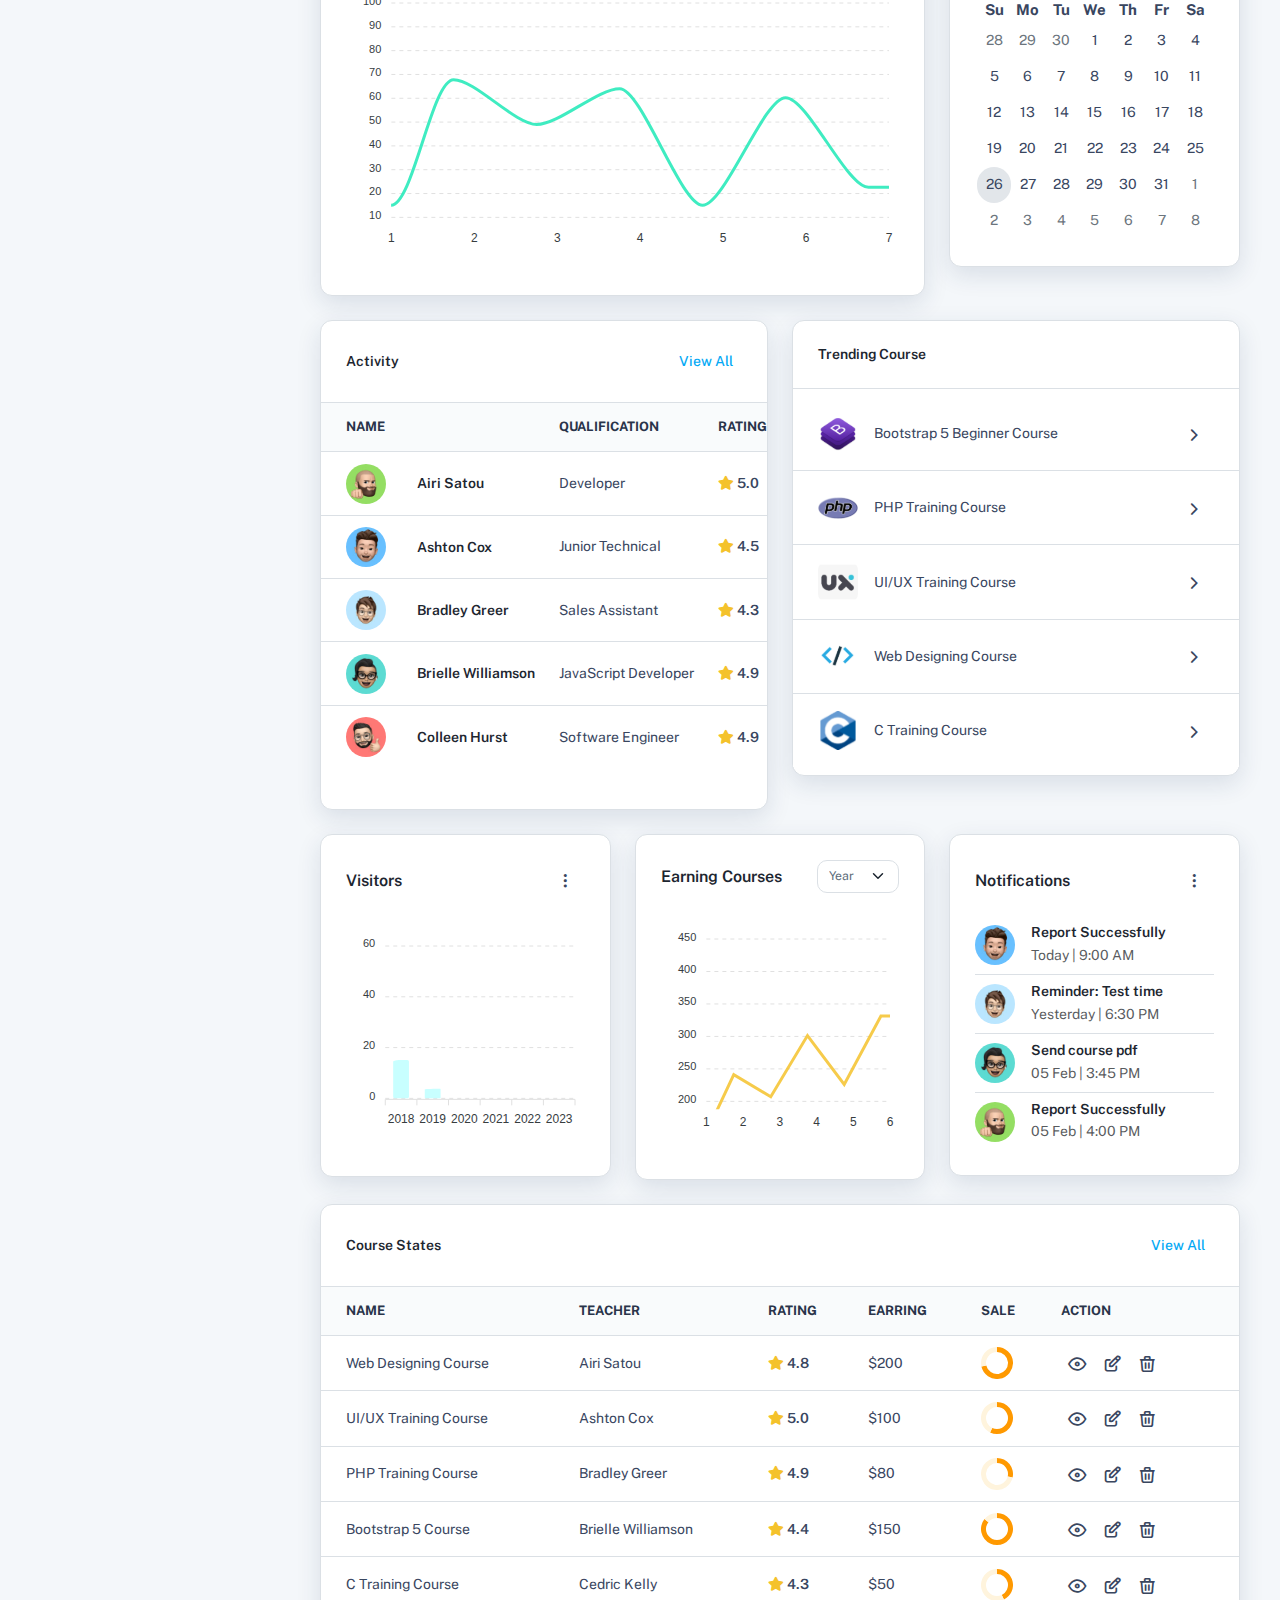
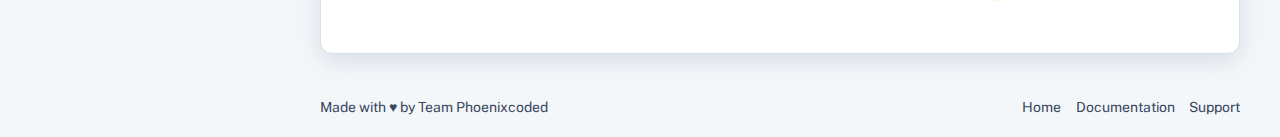
<file: .tpm/admins/course-dashboard.html>
<!doctype html>
<html lang="en">
  <!-- [Head] start -->

  <head>
    <title>Online Courses | Light Able Admin & Dashboard Template</title>
    <!-- [Meta] -->
    <meta charset="utf-8" />
    <meta name="viewport" content="width=device-width, initial-scale=1.0, user-scalable=0, minimal-ui" />
    <meta http-equiv="X-UA-Compatible" content="IE=edge" />
    <meta
      name="description"
      content="Light Able admin and dashboard template offer a variety of UI elements and pages, ensuring your admin panel is both fast and effective."
    />
    <meta name="author" content="phoenixcoded" />

    <!-- [Favicon] icon -->
    <link rel="icon" href="../assets/images/favicon.svg" type="image/x-icon" />

    <!-- [Page specific CSS] start -->
    <link rel="stylesheet" href="../assets/css/plugins/datepicker-bs5.min.css" />
    <!-- [Page specific CSS] end -->
    <!-- [Google Font : Public Sans] icon -->
    <link href="https://fonts.googleapis.com/css2?family=Public+Sans:wght@400;500;600;700&amp;display=swap" rel="stylesheet" />
    <!-- [phosphor Icons] https://phosphoricons.com/ -->
    <link rel="stylesheet" href="../assets/fonts/phosphor/duotone/style.css" />
    <!-- [Tabler Icons] https://tablericons.com -->
    <link rel="stylesheet" href="../assets/fonts/tabler-icons.min.css" />
    <!-- [Feather Icons] https://feathericons.com -->
    <link rel="stylesheet" href="../assets/fonts/feather.css" />
    <!-- [Font Awesome Icons] https://fontawesome.com/icons -->
    <link rel="stylesheet" href="../assets/fonts/fontawesome.css" />
    <!-- [Material Icons] https://fonts.google.com/icons -->
    <link rel="stylesheet" href="../assets/fonts/material.css" />
    <!-- [Template CSS Files] -->
    <link rel="stylesheet" href="../assets/css/style.css" id="main-style-link" />
    <link rel="stylesheet" href="../assets/css/style-preset.css" />

  </head>
  <!-- [Head] end -->
  <!-- [Body] Start -->

  <body data-pc-preset="preset-1" data-pc-sidebar-theme="light" data-pc-sidebar-caption="true" data-pc-direction="ltr" data-pc-theme="light">
    <!-- [ Pre-loader ] start -->
<div class="loader-bg">
  <div class="loader-track">
    <div class="loader-fill"></div>
  </div>
</div>
<!-- [ Pre-loader ] End -->
 <!-- [ Sidebar Menu ] start -->
<nav class="pc-sidebar">
  <div class="navbar-wrapper">
    <div class="m-header">
      <a href="../dashboard/index.html" class="b-brand text-primary">
        <!-- ========   Change your logo from here   ============ -->
        <img src="../assets/images/logo-dark.svg" alt="logo image" class="logo-lg" />
        <span class="badge bg-brand-color-2 rounded-pill ms-2 theme-version">v1.2.0</span>
      </a>
    </div>
    <div class="navbar-content">
      <ul class="pc-navbar">
        <li class="pc-item pc-caption">
          <label>Navigation</label>
          <i class="ph-duotone ph-gauge"></i>
        </li>
        <li class="pc-item pc-hasmenu">
          <a href="#!" class="pc-link">
            <span class="pc-micon">
              <i class="ph-duotone ph-gauge"></i>
            </span>
            <span class="pc-mtext">Dashboard</span>
            <span class="pc-arrow"><i data-feather="chevron-right"></i></span>
            <span class="pc-badge">2</span>
          </a>
          <ul class="pc-submenu">
            <li class="pc-item"><a class="pc-link" href="../dashboard/index.html">Analytics</a></li>
            <li class="pc-item"><a class="pc-link" href="../dashboard/affiliate.html">Affiliate</a></li>
            <li class="pc-item"><a class="pc-link" href="../dashboard/finance.html">Finance</a></li>
            <li class="pc-item"><a class="pc-link" href="helpdesk-dashboard.html">Helpdesk</a></li>
            <li class="pc-item"><a class="pc-link" href="../dashboard/invoice.html">Invoice</a></li>
          </ul>
        </li>
        <li class="pc-item pc-hasmenu">
          <a href="#!" class="pc-link"
            ><span class="pc-micon"> <i class="ph-duotone ph-layout"></i></span><span class="pc-mtext">Layouts</span
            ><span class="pc-arrow"><i data-feather="chevron-right"></i></span
          ></a>
          <ul class="pc-submenu">
            <li class="pc-item"><a class="pc-link" href="../demo/layout-horizontal.html">Horizontal</a></li>
            <li class="pc-item"><a class="pc-link" href="../demo/layout-vertical.html">Vertical</a></li>
            <li class="pc-item"><a class="pc-link" href="../demo/layout-vertical-tab.html">Vertical + Tab</a></li>
            <li class="pc-item"><a class="pc-link" href="../demo/layout-tab.html">Tab</a></li>
            <li class="pc-item"><a class="pc-link" href="../demo/layout-2-column.html">2 Column</a></li>
            <li class="pc-item"><a class="pc-link" href="../demo/layout-big-compact.html">Big Compact</a></li>
            <li class="pc-item"><a class="pc-link" href="../demo/layout-compact.html">Compact</a></li>
            <li class="pc-item"><a class="pc-link" href="../demo/layout-moduler.html">Moduler</a></li>
            <li class="pc-item"><a class="pc-link" href="../demo/layout-creative.html">Creative</a></li>
            <li class="pc-item"><a class="pc-link" href="../demo/layout-detached.html">Detached</a></li>
            <li class="pc-item"><a class="pc-link" href="../demo/layout-advanced.html">Advanced</a></li>
            <li class="pc-item"><a class="pc-link" href="../demo/layout-extended.html">Extended</a></li>
          </ul>
        </li>
        <li class="pc-item pc-caption">
          <label>Widget</label>
          <i class="ph-duotone ph-chart-pie"></i>
        </li>
        <li class="pc-item">
          <a href="../widget/w_statistics.html" class="pc-link">
            <span class="pc-micon">
              <i class="ph-duotone ph-projector-screen-chart"></i>
            </span>
            <span class="pc-mtext">Statistics</span>
          </a>
        </li>
        <li class="pc-item">
          <a href="../widget/w_user.html" class="pc-link">
            <span class="pc-micon">
              <i class="ph-duotone ph-identification-card"></i>
            </span>
            <span class="pc-mtext">User</span>
          </a>
        </li>
        <li class="pc-item">
          <a href="../widget/w_data.html" class="pc-link">
            <span class="pc-micon">
              <i class="ph-duotone ph-database"></i>
            </span>
            <span class="pc-mtext">Data</span>
          </a>
        </li>
        <li class="pc-item">
          <a href="../widget/w_chart.html" class="pc-link">
            <span class="pc-micon">
              <i class="ph-duotone ph-chart-pie"></i>
            </span>
            <span class="pc-mtext">Chart</span></a
          >
        </li>
        <li class="pc-item pc-caption">
          <label>Application</label>
          <i class="ph-duotone ph-buildings"></i>
        </li>
        <li class="pc-item">
          <a href="../application/calendar.html" class="pc-link">
            <span class="pc-micon">
              <i class="ph-duotone ph-calendar-blank"></i>
            </span>
            <span class="pc-mtext">Calendar</span></a
          >
        </li>
        <li class="pc-item">
          <a href="../application/chat.html" class="pc-link">
            <span class="pc-micon">
              <i class="ph-duotone ph-chats-circle"></i>
            </span>
            <span class="pc-mtext">Chat</span></a
          >
        </li>
        <li class="pc-item pc-hasmenu">
          <a href="#!" class="pc-link">
            <span class="pc-micon">
              <i class="ph-duotone ph-image"></i>
            </span>
            <span class="pc-mtext">Gallery</span><span class="pc-arrow"><i data-feather="chevron-right"></i></span
          ></a>
          <ul class="pc-submenu">
            <li class="pc-item"><a class="pc-link" href="../application/gallery-grid.html">Grid</a></li>
            <li class="pc-item"><a class="pc-link" href="../application/gallery-masonry.html">Masonry</a></li>
          </ul>
        </li>
        <li class="pc-item pc-hasmenu">
          <a href="#!" class="pc-link">
            <span class="pc-micon">
              <i class="ph-duotone ph-shopping-cart"></i>
            </span>
            <span class="pc-mtext">E-commerce</span><span class="pc-arrow"><i data-feather="chevron-right"></i></span
          ></a>
          <ul class="pc-submenu">
            <li class="pc-item"><a class="pc-link" href="../application/ecom_product.html">Product</a></li>
            <li class="pc-item"><a class="pc-link" href="../application/ecom_product-details.html">Product details</a></li>
            <li class="pc-item"><a class="pc-link" href="../application/ecom_product-list.html">Product List</a></li>
            <li class="pc-item"><a class="pc-link" href="../application/ecom_product-add.html">Add New Product</a></li>
            <li class="pc-item"><a class="pc-link" href="../application/ecom_checkout.html">Checkout</a></li>
          </ul>
        </li>
        <li class="pc-item pc-hasmenu">
          <a href="#!" class="pc-link"
            ><span class="pc-micon"><i class="ph-duotone ph-lifebuoy"></i></span><span class="pc-mtext">Helpdesk</span
            ><span class="pc-arrow"><i data-feather="chevron-right"></i></span
          ></a>
          <ul class="pc-submenu">
            <li class="pc-item"><a class="pc-link" href="helpdesk-dashboard.html">Dashboard</a></li>
            <li class="pc-item pc-hasmenu">
              <a class="pc-link" href="#!"
                >Ticket<span class="pc-arrow"><i data-feather="chevron-right"></i></span
              ></a>
              <ul class="pc-submenu">
                <li class="pc-item"><a class="pc-link" href="helpdesk-create-ticket.html">Create</a></li>
                <li class="pc-item"><a class="pc-link" href="helpdesk-ticket.html">List</a></li>
                <li class="pc-item"><a class="pc-link" href="helpdesk-ticket-details.html">Details</a></li>
              </ul>
            </li>
            <li class="pc-item"><a class="pc-link" href="helpdesk-customer.html">Customer</a></li>
          </ul>
        </li>
        <li class="pc-item pc-hasmenu">
          <a href="#!" class="pc-link">
            <span class="pc-micon">
              <i class="ph-duotone ph-newspaper"></i>
            </span>
            <span class="pc-mtext">Invoice 1</span><span class="pc-arrow"><i data-feather="chevron-right"></i></span
          ></a>
          <ul class="pc-submenu">
            <li class="pc-item"><a class="pc-link" href="../application/invoice-list.html">Invoice List</a></li>
            <li class="pc-item"><a class="pc-link" href="../application/invoice-create.html">Create</a></li>
            <li class="pc-item"><a class="pc-link" href="../application/invoice-view.html">Preview</a></li>
          </ul>
        </li>
        <li class="pc-item pc-hasmenu">
          <a href="#!" class="pc-link"
            ><span class="pc-micon"><i class="ph-duotone ph-newspaper"></i></span><span class="pc-mtext">Invoice 2</span
            ><span class="pc-arrow"><i data-feather="chevron-right"></i></span
          ></a>
          <ul class="pc-submenu">
            <li class="pc-item"><a class="pc-link" href="invoice-dashboard.html">Dashboard</a></li>
            <li class="pc-item"><a class="pc-link" href="invoice-create.html">Create</a></li>
            <li class="pc-item"><a class="pc-link" href="invoice-view.html">Details</a></li>
            <li class="pc-item"><a class="pc-link" href="invoice-list.html">List</a></li>
            <li class="pc-item"><a class="pc-link" href="invoice-edit.html">Edit</a></li>
          </ul>
        </li>
        <li class="pc-item">
          <a href="../application/mail.html" class="pc-link">
            <span class="pc-micon">
              <i class="ph-duotone ph-envelope-open"></i>
            </span>
            <span class="pc-mtext">Mail</span></a
          >
        </li>
        <li class="pc-item pc-hasmenu">
          <a href="#!" class="pc-link">
            <span class="pc-micon">
              <i class="ph-duotone ph-identification-badge"></i>
            </span>
            <span class="pc-mtext">Membership</span>
            <span class="pc-arrow"><i data-feather="chevron-right"></i></span>
          </a>
          <ul class="pc-submenu">
            <li class="pc-item"><a class="pc-link" href="membership-dashboard.html">Dashboard</a></li>
            <li class="pc-item"><a class="pc-link" href="membership-list.html">List</a></li>
            <li class="pc-item"><a class="pc-link" href="membership-pricing.html">Pricing</a></li>
            <li class="pc-item"><a class="pc-link" href="membership-setting.html">Setting</a></li>
          </ul>
        </li>
        <li class="pc-item pc-hasmenu">
          <a href="#!" class="pc-link">
            <span class="pc-micon">
              <i class="ph-duotone ph-books"></i>
            </span>
            <span class="pc-mtext">Online Courses</span>
            <span class="pc-arrow"><i data-feather="chevron-right"></i></span>
          </a>
          <ul class="pc-submenu">
            <li class="pc-item"><a class="pc-link" href="course-dashboard.html">Dashboard</a></li>
            <li class="pc-item pc-hasmenu">
              <a class="pc-link" href="#!"
                >Teacher<span class="pc-arrow"><i data-feather="chevron-right"></i></span
              ></a>
              <ul class="pc-submenu">
                <li class="pc-item"><a class="pc-link" href="course-teacher-list.html">List</a></li>
                <li class="pc-item"><a class="pc-link" href="course-teacher-apply.html">Apply</a></li>
                <li class="pc-item"><a class="pc-link" href="course-teacher-add.html">Add</a></li>
              </ul>
            </li>
            <li class="pc-item pc-hasmenu">
              <a class="pc-link" href="#!"
                >Student<span class="pc-arrow"><i data-feather="chevron-right"></i></span
              ></a>
              <ul class="pc-submenu">
                <li class="pc-item"><a class="pc-link" href="course-student-list.html">list</a></li>
                <li class="pc-item"><a class="pc-link" href="course-student-apply.html">Apply</a></li>
                <li class="pc-item"><a class="pc-link" href="course-student-add.html">Add</a></li>
              </ul>
            </li>
            <li class="pc-item pc-hasmenu">
              <a class="pc-link" href="#!"
                >Courses<span class="pc-arrow"><i data-feather="chevron-right"></i></span
              ></a>
              <ul class="pc-submenu">
                <li class="pc-item"><a class="pc-link" href="course-course-view.html">View</a></li>
                <li class="pc-item"><a class="pc-link" href="course-course-add.html">Add</a></li>
              </ul>
            </li>
            <li class="pc-item"><a class="pc-link" href="course-pricing.html">Pricing</a></li>
            <li class="pc-item"><a class="pc-link" href="course-site.html">Site</a></li>
            <li class="pc-item pc-hasmenu">
              <a class="pc-link" href="#!"
                >Setting<span class="pc-arrow"><i data-feather="chevron-right"></i></span
              ></a>
              <ul class="pc-submenu">
                <li class="pc-item"><a class="pc-link" href="course-setting-payment.html">Payment</a></li>
                <li class="pc-item"><a class="pc-link" href="course-setting-pricing.html">Pricing</a></li>
                <li class="pc-item"><a class="pc-link" href="course-setting-notifications.html">Notifications</a></li>
              </ul>
            </li>
          </ul>
        </li>
        <li class="pc-item">
          <a href="../application/plans.html" class="pc-link">
            <span class="pc-micon">
              <i class="ph-duotone ph-currency-circle-dollar"></i>
            </span>
            <span class="pc-mtext">Plans</span></a
          >
        </li>
        <li class="pc-item pc-hasmenu">
          <a href="#!" class="pc-link">
            <span class="pc-micon">
              <i class="ph-duotone ph-user-circle"></i>
            </span>
            <span class="pc-mtext">Users</span><span class="pc-arrow"><i data-feather="chevron-right"></i></span
          ></a>
          <ul class="pc-submenu">
            <li class="pc-item"><a class="pc-link" href="../application/account-profile.html">Account Profile</a></li>
            <li class="pc-item"><a class="pc-link" href="../application/social-media.html">Social media</a></li>
            <li class="pc-item"><a class="pc-link" href="../application/user-card.html">User Card</a></li>
            <li class="pc-item"><a class="pc-link" href="../application/user-list.html">User List</a></li>
            <li class="pc-item"><a class="pc-link" href="../application/team.html">Team</a></li>
          </ul>
        </li>

        <li class="pc-item pc-caption">
          <label>Pages</label>
          <i class="ph-duotone ph-devices"></i>
        </li>
        <li class="pc-item pc-hasmenu">
          <a href="#!" class="pc-link">
            <span class="pc-micon">
              <i class="ph-duotone ph-shield-checkered"></i>
            </span>
            <span class="pc-mtext">Authentication</span><span class="pc-arrow"><i data-feather="chevron-right"></i></span
          ></a>
          <ul class="pc-submenu">
            <li class="pc-item pc-hasmenu">
              <a href="#!" class="pc-link"
                >Authentication 1<span class="pc-arrow"><i data-feather="chevron-right"></i></span
              ></a>
              <ul class="pc-submenu">
                <li class="pc-item"><a class="pc-link" target="_blank" href="../pages/login-v1.html">Login</a></li>
                <li class="pc-item"><a class="pc-link" target="_blank" href="../pages/register-v1.html">Register</a></li>
                <li class="pc-item"><a class="pc-link" target="_blank" href="../pages/forgot-password-v1.html">Forgot Password</a></li>
                <li class="pc-item"><a class="pc-link" target="_blank" href="../pages/reset-password-v1.html">reset password</a> </li>
                <li class="pc-item"><a class="pc-link" target="_blank" href="../pages/code-verification-v1.html">code verification</a></li>
              </ul>
            </li>
            <li class="pc-item pc-hasmenu">
              <a href="#!" class="pc-link"
                >Authentication 2<span class="pc-arrow"><i data-feather="chevron-right"></i></span
              ></a>
              <ul class="pc-submenu">
                <li class="pc-item"><a class="pc-link" target="_blank" href="../pages/login-v2.html">Login</a></li>
                <li class="pc-item"><a class="pc-link" target="_blank" href="../pages/register-v2.html">Register</a></li>
                <li class="pc-item"><a class="pc-link" target="_blank" href="../pages/forgot-password-v2.html">Forgot password</a> </li>
                <li class="pc-item"><a class="pc-link" target="_blank" href="../pages/reset-password-v2.html">reset password</a> </li>
                <li class="pc-item"><a class="pc-link" target="_blank" href="../pages/code-verification-v2.html">code verification</a></li>
              </ul>
            </li>
            <li class="pc-item"><a class="pc-link" href="../pages/login-modal.html">Login Modal</a></li>
          </ul>
        </li>
        <li class="pc-item pc-hasmenu">
          <a href="#!" class="pc-link">
            <span class="pc-micon">
              <i class="ph-duotone ph-wrench"></i>
            </span>
            <span class="pc-mtext">Maintenance</span><span class="pc-arrow"><i data-feather="chevron-right"></i></span>
          </a>
          <ul class="pc-submenu">
            <li class="pc-item"><a class="pc-link" target="_blank" href="../pages/error-404.html">Error 404</a></li>
            <li class="pc-item"><a class="pc-link" target="_blank" href="../pages/connection-lost.html">Connection lost</a></li>
            <li class="pc-item"><a class="pc-link" target="_blank" href="../pages/under-construction.html">Under Construction</a></li>
            <li class="pc-item"><a class="pc-link" target="_blank" href="../pages/coming-soon.html">Coming soon</a></li>
          </ul>
        </li>
        <li class="pc-item"
          ><a href="../pages/contact-us.html" class="pc-link"
            ><span class="pc-micon"> <i class="ph-duotone ph-target"></i> </span><span class="pc-mtext">Contact Us</span></a
          >
        </li>
        <li class="pc-item"
          ><a href="../index.html" class="pc-link" target="_blank"
            ><span class="pc-micon"> <i class="ph-duotone ph-rocket"></i> </span>
            <span class="pc-mtext pc-icon-link">Landing <i class="ti ti-link text-primary f-14"></i></span>
          </a>
        </li>
        <li class="pc-item"
          ><a href="../pages/loading.html" class="pc-link"
            ><span class="pc-micon"> <i class="ph-duotone ph-fan"></i> </span><span class="pc-mtext">Loading</span></a
          >
        </li>
        <li class="pc-item pc-hasmenu">
          <a href="#!" class="pc-link">
            <span class="pc-micon">
              <i class="ph-duotone ph-magnifying-glass"></i>
            </span>
            <span class="pc-mtext">Search</span><span class="pc-arrow"><i data-feather="chevron-right"></i></span
          ></a>
          <ul class="pc-submenu">
            <li class="pc-item"><a class="pc-link" href="../pages/search-page.html">Search Page</a></li>
            <li class="pc-item"><a class="pc-link" href="../pages/contact-search.html">Contact Search</a></li>
          </ul>
        </li>
        <li class="pc-item">
          <a href="../pages/settings.html" class="pc-link">
            <span class="pc-micon">
              <i class="ph-duotone ph-globe"></i>
            </span>
            <span class="pc-mtext">Site Settings</span>
          </a>
        </li>
        <li class="pc-item pc-caption">
          <label>UI Components</label>
          <i class="ph-duotone ph-compass-tool"></i>
        </li>
        <li class="pc-item">
          <a href="../elements/bc_alert.html" class="pc-link" target="_blank"
            ><span class="pc-micon"> <i class="ph-duotone ph-compass-tool"></i></span>
            <span class="pc-mtext pc-icon-link">Components <i class="ti ti-link text-primary f-14"></i></span>
          </a>
        </li>
        <li class="pc-item">
          <a href="../elements/animation.html" class="pc-link">
            <span class="pc-micon"> <i class="ph-duotone ph-flower"></i> </span><span class="pc-mtext">Animation</span></a
          >
        </li>
        <li class="pc-item pc-hasmenu">
          <a href="#!" class="pc-link"
            ><span class="pc-micon"> <i class="ph-duotone ph-flower-lotus"></i></span><span class="pc-mtext">Icons</span
            ><span class="pc-arrow"><i data-feather="chevron-right"></i></span
          ></a>
          <ul class="pc-submenu">
            <li class="pc-item"><a class="pc-link" href="../elements/icon-feather.html">Feather</a></li>
            <li class="pc-item"><a class="pc-link" href="../elements/icon-fontawesome.html">Font Awesome 5</a></li>
            <li class="pc-item"><a class="pc-link" href="../elements/icon-material.html">Material</a></li>
            <li class="pc-item"><a class="pc-link" href="../elements/icon-tabler.html">Tabler</a></li>
            <li class="pc-item"><a class="pc-link" href="../elements/icon-phosphor.html">Phosphor</a></li>
            <li class="pc-item"><a class="pc-link" href="../elements/icon-custom.html">Custom</a></li>
          </ul>
        </li>
        <li class="pc-item pc-caption">
          <label>Forms</label>
          <i class="ph-duotone ph-textbox"></i>
        </li>
        <li class="pc-item pc-hasmenu">
          <a href="#!" class="pc-link">
            <span class="pc-micon">
              <i class="ph-duotone ph-textbox"></i>
            </span>
            <span class="pc-mtext">Forms Elements</span><span class="pc-arrow"><i data-feather="chevron-right"></i></span
          ></a>
          <ul class="pc-submenu">
            <li class="pc-item"><a class="pc-link" href="../forms/form_elements.html">Form Basic</a></li>
            <li class="pc-item"><a class="pc-link" href="../forms/form_floating.html">Form Floating</a></li>
            <li class="pc-item"><a class="pc-link" href="../forms/form2_basic.html">Form Options</a></li>
            <li class="pc-item"><a class="pc-link" href="../forms/form2_input_group.html">Input Groups</a></li>
            <li class="pc-item"><a class="pc-link" href="../forms/form2_checkbox.html">Checkbox</a></li>
            <li class="pc-item"><a class="pc-link" href="../forms/form2_radio.html">Radio</a></li>
            <li class="pc-item"><a class="pc-link" href="../forms/form2_switch.html">Switch</a></li>
            <li class="pc-item"><a class="pc-link" href="../forms/form2_megaoption.html">Mega option</a></li>
          </ul>
        </li>
        <li class="pc-item pc-hasmenu">
          <a href="#!" class="pc-link">
            <span class="pc-micon">
              <i class="ph-duotone ph-plug-charging"></i>
            </span>
            <span class="pc-mtext">Forms Plugins</span><span class="pc-arrow"><i data-feather="chevron-right"></i></span
          ></a>
          <ul class="pc-submenu">
            <li class="pc-item pc-hasmenu">
              <a class="pc-link" href="#"
                >Date<span class="pc-arrow"><i data-feather="chevron-right"></i></span
              ></a>
              <ul class="pc-submenu">
                <li class="pc-item"><a class="pc-link" href="../forms/form2_datepicker.html">Datepicker</a></li>
                <li class="pc-item"><a class="pc-link" href="../forms/form2_daterangepicker.html">Date Range Picker</a> </li>
                <li class="pc-item"><a class="pc-link" href="../forms/form2_timepicker.html">Timepicker</a></li>
              </ul>
            </li>
            <li class="pc-item pc-hasmenu">
              <a class="pc-link" href="#"
                >Select<span class="pc-arrow"><i data-feather="chevron-right"></i></span
              ></a>
              <ul class="pc-submenu">
                <li class="pc-item"><a class="pc-link" href="../forms/form2_choices.html">Choices js</a></li>
              </ul>
            </li>
            <li class="pc-item"><a class="pc-link" href="../forms/form2_rating.html">Rating</a></li>
            <li class="pc-item"><a class="pc-link" href="../forms/form2_recaptcha.html">Google reCaptcha</a></li>
            <li class="pc-item"><a class="pc-link" href="../forms/form2_inputmask.html">Input Masks</a></li>
            <li class="pc-item"><a class="pc-link" href="../forms/form2_clipboard.html">Clipboard</a></li>
            <li class="pc-item"><a class="pc-link" href="../forms/form2_nouislider.html">Nouislider</a></li>
            <li class="pc-item"><a class="pc-link" href="../forms/form2_switchjs.html">Bootstrap Switch</a></li>
            <li class="pc-item"><a class="pc-link" href="../forms/form2_typeahead.html">Typeahead</a></li>
          </ul>
        </li>
        <li class="pc-item pc-hasmenu">
          <a href="#!" class="pc-link">
            <span class="pc-micon">
              <i class="ph-duotone ph-pen-nib"></i>
            </span>
            <span class="pc-mtext">Text Editors</span><span class="pc-arrow"><i data-feather="chevron-right"></i></span
          ></a>
          <ul class="pc-submenu">
            <li class="pc-item"><a class="pc-link" href="../forms/form2_tinymce.html">Tinymce</a></li>
            <li class="pc-item"><a class="pc-link" href="../forms/form2_quill.html">Quill</a></li>
            <li class="pc-item pc-hasmenu">
              <a class="pc-link" href="#"
                >CK editor<span class="pc-arrow"><i data-feather="chevron-right"></i></span
              ></a>
              <ul class="pc-submenu">
                <li class="pc-item"><a class="pc-link" href="../forms/editor-classic.html">classic</a></li>
                <li class="pc-item"><a class="pc-link" href="../forms/editor-document.html">Document</a></li>
                <li class="pc-item"><a class="pc-link" href="../forms/editor-inline.html">Inline</a></li>
                <li class="pc-item"><a class="pc-link" href="../forms/editor-balloon.html">Balloon</a></li>
              </ul>
            </li>
            <li class="pc-item"><a class="pc-link" href="../forms/form2_markdown.html">Markdown</a></li>
          </ul>
        </li>
        <li class="pc-item pc-hasmenu">
          <a href="#!" class="pc-link">
            <span class="pc-micon">
              <i class="ph-duotone ph-windows-logo"></i>
            </span>
            <span class="pc-mtext">Form Layouts</span><span class="pc-arrow"><i data-feather="chevron-right"></i></span
          ></a>
          <ul class="pc-submenu">
            <li class="pc-item"><a class="pc-link" href="../forms/form2_lay-default.html">Layouts</a></li>
            <li class="pc-item"><a class="pc-link" href="../forms/form2_lay-multicolumn.html">Multicolumn</a></li>
            <li class="pc-item"><a class="pc-link" href="../forms/form2_lay-actionbars.html">Actionbars</a></li>
            <li class="pc-item"><a class="pc-link" href="../forms/form2_lay-stickyactionbars.html">Sticky Action bars</a> </li>
          </ul>
        </li>
        <li class="pc-item pc-hasmenu">
          <a href="#!" class="pc-link">
            <span class="pc-micon">
              <i class="ph-duotone ph-cloud-arrow-up"></i>
            </span>
            <span class="pc-mtext">File upload</span><span class="pc-arrow"><i data-feather="chevron-right"></i></span
          ></a>
          <ul class="pc-submenu">
            <li class="pc-item"><a class="pc-link" href="../forms/file-upload.html">Dropzone</a></li>
            <li class="pc-item"><a class="pc-link" href="../forms/form2_flu-uppy.html">Uppy</a></li>
          </ul>
        </li>
        <li class="pc-item">
          <a href="../forms/form2_wizard.html" class="pc-link">
            <span class="pc-micon">
              <i class="ph-duotone ph-tabs"></i>
            </span>
            <span class="pc-mtext">wizard</span></a
          >
        </li>
        <li class="pc-item">
          <a href="../forms/form-validation.html" class="pc-link">
            <span class="pc-micon">
              <i class="ph-duotone ph-password"></i>
            </span>
            <span class="pc-mtext">Form Validation</span></a
          >
        </li>
        <li class="pc-item"
          ><a href="../forms/image_crop.html" class="pc-link">
            <span class="pc-micon">
              <i class="ph-duotone ph-crop"></i>
            </span>
            <span class="pc-mtext">Image cropper</span></a
          ></li
        >
        <li class="pc-item pc-caption">
          <label>table</label>
          <i class="ph-duotone ph-table"></i>
        </li>
        <li class="pc-item pc-hasmenu">
          <a href="#!" class="pc-link">
            <span class="pc-micon">
              <i class="ph-duotone ph-table"></i>
            </span>
            <span class="pc-mtext">Bootstrap Table</span><span class="pc-arrow"><i data-feather="chevron-right"></i></span
          ></a>
          <ul class="pc-submenu">
            <li class="pc-item"><a class="pc-link" href="../table/tbl_bootstrap.html">Basic table</a></li>
            <li class="pc-item"><a class="pc-link" href="../table/tbl_sizing.html">Sizing table</a></li>
            <li class="pc-item"><a class="pc-link" href="../table/tbl_border.html">Border table</a></li>
            <li class="pc-item"><a class="pc-link" href="../table/tbl_styling.html">Styling table</a></li>
          </ul>
        </li>
        <li class="pc-item pc-hasmenu">
          <a href="#!" class="pc-link">
            <span class="pc-micon">
              <i class="ph-duotone ph-grid-nine"></i>
            </span>
            <span class="pc-mtext">Vanilla Table</span><span class="pc-arrow"><i data-feather="chevron-right"></i></span
          ></a>
          <ul class="pc-submenu">
            <li class="pc-item"><a class="pc-link" href="../table/tbl_dt-simple.html">Basic initialization</a></li>
            <li class="pc-item"><a class="pc-link" href="../table/tbl_dt-dynamic-import.html">Dynamic Import</a></li>
            <li class="pc-item"><a class="pc-link" href="../table/tbl_dt-render-column-cells.html">Render Column Cells</a></li>
            <li class="pc-item"><a class="pc-link" href="../table/tbl_dt-column-manipulation.html">Column Manipulation</a></li>
            <li class="pc-item"><a class="pc-link" href="../table/tbl_dt-datetime-sorting.html">Datetime Sorting</a></li>
            <li class="pc-item"><a class="pc-link" href="../table/tbl_dt-methods.html">Methods</a></li>
            <li class="pc-item"><a class="pc-link" href="../table/tbl_dt-add-rows.html">Add Rows</a></li>
            <li class="pc-item"><a class="pc-link" href="../table/tbl_dt-fetch-api.html">Fetch API</a></li>
            <li class="pc-item"><a class="pc-link" href="../table/tbl_dt-filters.html">Filters</a></li>
            <li class="pc-item"><a class="pc-link" href="../table/tbl_dt-export.html">Export</a></li>
          </ul>
        </li>
        <li class="pc-item pc-hasmenu">
          <a href="#!" class="pc-link">
            <span class="pc-micon">
              <i class="ph-duotone ph-text-columns"></i>
            </span>
            <span class="pc-mtext">Data table</span><span class="pc-arrow"><i data-feather="chevron-right"></i></span
          ></a>
          <ul class="pc-submenu">
            <li class="pc-item"><a class="pc-link" href="../table/dt_advance.html">Advance initialization</a></li>
            <li class="pc-item"><a class="pc-link" href="../table/dt_styling.html">Styling</a></li>
            <li class="pc-item"><a class="pc-link" href="../table/dt_api.html">API</a></li>
            <li class="pc-item"><a class="pc-link" href="../table/dt_plugin.html">Plug-in</a></li>
            <li class="pc-item"><a class="pc-link" href="../table/dt_sources.html">Data sources</a></li>
          </ul>
        </li>
        <li class="pc-item pc-hasmenu">
          <a href="#!" class="pc-link">
            <span class="pc-micon">
              <i class="ph-duotone ph-wall"></i>
            </span>
            <span class="pc-mtext">DT extensions</span><span class="pc-arrow"><i data-feather="chevron-right"></i></span
          ></a>
          <ul class="pc-submenu">
            <li class="pc-item"><a class="pc-link" href="../table/dt_ext_autofill.html">Autofill</a></li>
            <li class="pc-item pc-hasmenu">
              <a href="#!" class="pc-link"
                >Button<span class="pc-arrow"><i data-feather="chevron-right"></i></span
              ></a>
              <ul class="pc-submenu">
                <li class="pc-item"><a class="pc-link" href="../table/dt_ext_basic_buttons.html">Basic button</a></li>
                <li class="pc-item"><a class="pc-link" href="../table/dt_ext_export_buttons.html">Data export</a></li>
              </ul>
            </li>
            <li class="pc-item"><a class="pc-link" href="../table/dt_ext_col_reorder.html">Col reorder</a></li>
            <li class="pc-item"><a class="pc-link" href="../table/dt_ext_fixed_columns.html">Fixed columns</a></li>
            <li class="pc-item"><a class="pc-link" href="../table/dt_ext_fixed_header.html">Fixed header</a></li>
            <li class="pc-item"><a class="pc-link" href="../table/dt_ext_key_table.html">Key table</a></li>
            <li class="pc-item"><a class="pc-link" href="../table/dt_ext_responsive.html">Responsive</a></li>
            <li class="pc-item"><a class="pc-link" href="../table/dt_ext_row_reorder.html">Row reorder</a></li>
            <li class="pc-item"><a class="pc-link" href="../table/dt_ext_scroller.html">Scroller</a></li>
            <li class="pc-item"><a class="pc-link" href="../table/dt_ext_select.html">Select table</a></li>
          </ul>
        </li>
        <li class="pc-item pc-caption">
          <label>Charts &amp; Maps</label>
          <i class="ph-duotone ph-chart-pie-slice"></i>
        </li>
        <li class="pc-item pc-hasmenu">
          <a href="#!" class="pc-link">
            <span class="pc-micon">
              <i class="ph-duotone ph-chart-donut"></i>
            </span>
            <span class="pc-mtext">Charts</span><span class="pc-arrow"><i data-feather="chevron-right"></i></span
          ></a>
          <ul class="pc-submenu">
            <li class="pc-item"><a class="pc-link" href="../chart/chart-apex.html">Apex Chart</a></li>
            <li class="pc-item"><a class="pc-link" href="../chart/chart-peity.html">Peity Chart</a></li>
          </ul>
        </li>
        <li class="pc-item pc-hasmenu">
          <a href="#!" class="pc-link">
            <span class="pc-micon">
              <i class="ph-duotone ph-map-trifold"></i>
            </span>
            <span class="pc-mtext">Maps</span><span class="pc-arrow"><i data-feather="chevron-right"></i></span
          ></a>
          <ul class="pc-submenu">
            <li class="pc-item"><a class="pc-link" href="../chart/map-vector.html">Vector Map</a></li>
            <li class="pc-item"><a class="pc-link" href="../chart/map-gmap.html">Gmaps</a></li>
          </ul>
        </li>

        <li class="pc-item pc-caption">
          <label>Other</label>
          <i class="ph-duotone ph-suitcase"></i>
        </li>
        <li class="pc-item pc-hasmenu">
          <a href="#!" class="pc-link"
            ><span class="pc-micon"> <i class="ph-duotone ph-tree-structure"></i> </span><span class="pc-mtext">Menu levels</span
            ><span class="pc-arrow"><i data-feather="chevron-right"></i></span
          ></a>
          <ul class="pc-submenu">
            <li class="pc-item"><a class="pc-link" href="#!">Level 2.1</a></li>
            <li class="pc-item pc-hasmenu">
              <a href="#!" class="pc-link"
                >Level 2.2<span class="pc-arrow"><i data-feather="chevron-right"></i></span
              ></a>
              <ul class="pc-submenu">
                <li class="pc-item"><a class="pc-link" href="#!">Level 3.1</a></li>
                <li class="pc-item"><a class="pc-link" href="#!">Level 3.2</a></li>
                <li class="pc-item pc-hasmenu">
                  <a href="#!" class="pc-link"
                    >Level 3.3<span class="pc-arrow"><i data-feather="chevron-right"></i></span
                  ></a>
                  <ul class="pc-submenu">
                    <li class="pc-item"><a class="pc-link" href="#!">Level 4.1</a></li>
                    <li class="pc-item"><a class="pc-link" href="#!">Level 4.2</a></li>
                  </ul>
                </li>
              </ul>
            </li>
            <li class="pc-item pc-hasmenu">
              <a href="#!" class="pc-link"
                >Level 2.3<span class="pc-arrow"><i data-feather="chevron-right"></i></span
              ></a>
              <ul class="pc-submenu">
                <li class="pc-item"><a class="pc-link" href="#!">Level 3.1</a></li>
                <li class="pc-item"><a class="pc-link" href="#!">Level 3.2</a></li>
                <li class="pc-item pc-hasmenu">
                  <a href="#!" class="pc-link"
                    >Level 3.3<span class="pc-arrow"><i data-feather="chevron-right"></i></span
                  ></a>
                  <ul class="pc-submenu">
                    <li class="pc-item"><a class="pc-link" href="#!">Level 4.1</a></li>
                    <li class="pc-item"><a class="pc-link" href="#!">Level 4.2</a></li>
                  </ul>
                </li>
              </ul>
            </li>
          </ul>
        </li>
        <li class="pc-item"
          ><a href="../other/sample-page.html" class="pc-link">
            <span class="pc-micon">
              <i class="ph-duotone ph-desktop"></i>
            </span>
            <span class="pc-mtext">Sample page</span></a
          ></li
        >

      </ul>
      <div class="card nav-action-card bg-brand-color-4">
        <div class="card-body" style="background-image: url('../assets/images/layout/nav-card-bg.svg')">
          <h5 class="text-dark">Help Center</h5>
          <p class="text-dark text-opacity-75">Please contact us for more questions.</p>
          <a href="https://phoenixcoded.support-hub.io/" class="btn btn-primary" target="_blank">Go to help Center</a>
        </div>
      </div>
    </div>
    <div class="card pc-user-card">
      <div class="card-body">
        <div class="d-flex align-items-center">
          <div class="flex-shrink-0">
            <img src="../assets/images/user/avatar-1.jpg" alt="user-image" class="user-avtar wid-45 rounded-circle" />
          </div>
          <div class="flex-grow-1 ms-3">
            <div class="dropdown">
              <a href="#" class="arrow-none dropdown-toggle" data-bs-toggle="dropdown" aria-expanded="false" data-bs-offset="0,20">
                <div class="d-flex align-items-center">
                  <div class="flex-grow-1 me-2">
                    <h6 class="mb-0">Jonh Smith</h6>
                    <small>Administrator</small>
                  </div>
                  <div class="flex-shrink-0">
                    <div class="btn btn-icon btn-link-secondary avtar">
                      <i class="ph-duotone ph-windows-logo"></i>
                    </div>
                  </div>
                </div>
              </a>
              <div class="dropdown-menu">
                <ul>
                  <li>
                    <a class="pc-user-links">
                      <i class="ph-duotone ph-user"></i>
                      <span>My Account</span>
                    </a>
                  </li>
                  <li>
                    <a class="pc-user-links">
                      <i class="ph-duotone ph-gear"></i>
                      <span>Settings</span>
                    </a>
                  </li>
                  <li>
                    <a class="pc-user-links">
                      <i class="ph-duotone ph-lock-key"></i>
                      <span>Lock Screen</span>
                    </a>
                  </li>
                  <li>
                    <a class="pc-user-links">
                      <i class="ph-duotone ph-power"></i>
                      <span>Logout</span>
                    </a>
                  </li>
                </ul>
              </div>
            </div>
          </div>
        </div>
      </div>
    </div>
  </div>
</nav>
<!-- [ Sidebar Menu ] end -->
 <!-- [ Header Topbar ] start -->
<header class="pc-header">
  <div class="header-wrapper"> <!-- [Mobile Media Block] start -->
<div class="me-auto pc-mob-drp">
  <ul class="list-unstyled">
    <!-- ======= Menu collapse Icon ===== -->
    <li class="pc-h-item pc-sidebar-collapse">
      <a href="#" class="pc-head-link ms-0" id="sidebar-hide">
        <i class="ti ti-menu-2"></i>
      </a>
    </li>
    <li class="pc-h-item pc-sidebar-popup">
      <a href="#" class="pc-head-link ms-0" id="mobile-collapse">
        <i class="ti ti-menu-2"></i>
      </a>
    </li>
    <li class="dropdown pc-h-item d-inline-flex d-md-none">
      <a
        class="pc-head-link dropdown-toggle arrow-none m-0"
        data-bs-toggle="dropdown"
        href="#"
        role="button"
        aria-haspopup="false"
        aria-expanded="false"
      >
        <i class="ph-duotone ph-magnifying-glass"></i>
      </a>
      <div class="dropdown-menu pc-h-dropdown drp-search">
        <form class="px-3">
          <div class="mb-0 d-flex align-items-center">
            <input type="search" class="form-control border-0 shadow-none" placeholder="Search..." />
            <button class="btn btn-light-secondary btn-search">Search</button>
          </div>
        </form>
      </div>
    </li>
    <li class="pc-h-item d-none d-md-inline-flex">
      <form class="form-search">
        <i class="ph-duotone ph-magnifying-glass icon-search"></i>
        <input type="search" class="form-control" placeholder="Search..." />

        <button class="btn btn-search" style="padding: 0"><kbd>ctrl+k</kbd></button>
      </form>
    </li>
  </ul>
</div>
<!-- [Mobile Media Block end] -->
<div class="ms-auto">
  <ul class="list-unstyled">
    <li class="dropdown pc-h-item d-none d-md-inline-flex">
      <a
        class="pc-head-link dropdown-toggle arrow-none me-0"
        data-bs-toggle="dropdown"
        href="#"
        role="button"
        aria-haspopup="false"
        aria-expanded="false"
      >
        <i class="ph-duotone ph-circles-four"></i>
      </a>
      <div class="dropdown-menu dropdown-qta dropdown-menu-end pc-h-dropdown">
        <div class="overflow-hidden">
          <div class="qta-links m-n1">
            <a href="#!" class="dropdown-item">
              <i class="ph-duotone ph-shopping-cart"></i>
              <span>E-commerce</span>
            </a>
            <a href="#!" class="dropdown-item">
              <i class="ph-duotone ph-lifebuoy"></i>
              <span>Helpdesk</span>
            </a>
            <a href="#!" class="dropdown-item">
              <i class="ph-duotone ph-scroll"></i>
              <span>Invoice</span>
            </a>
            <a href="#!" class="dropdown-item">
              <i class="ph-duotone ph-books"></i>
              <span>Online Courses</span>
            </a>
            <a href="#!" class="dropdown-item">
              <i class="ph-duotone ph-envelope-open"></i>
              <span>Mail</span>
            </a>
            <a href="#!" class="dropdown-item">
              <i class="ph-duotone ph-identification-badge"></i>
              <span>Membership</span>
            </a>
            <a href="#!" class="dropdown-item">
              <i class="ph-duotone ph-chats-circle"></i>
              <span>Chat</span>
            </a>
            <a href="#!" class="dropdown-item">
              <i class="ph-duotone ph-currency-circle-dollar"></i>
              <span>Plans</span>
            </a>
            <a href="#!" class="dropdown-item">
              <i class="ph-duotone ph-user-circle"></i>
              <span>Users</span>
            </a>
          </div>
        </div>
      </div>
    </li>
    <li class="dropdown pc-h-item">
      <a
        class="pc-head-link dropdown-toggle arrow-none me-0"
        data-bs-toggle="dropdown"
        href="#"
        role="button"
        aria-haspopup="false"
        aria-expanded="false"
      >
        <i class="ph-duotone ph-sun-dim"></i>
      </a>
      <div class="dropdown-menu dropdown-menu-end pc-h-dropdown">
        <a href="#!" class="dropdown-item" onclick="layout_change('dark')">
          <i class="ph-duotone ph-moon"></i>
          <span>Dark</span>
        </a>
        <a href="#!" class="dropdown-item" onclick="layout_change('light')">
          <i class="ph-duotone ph-sun-dim"></i>
          <span>Light</span>
        </a>
        <a href="#!" class="dropdown-item" onclick="layout_change_default()">
          <i class="ph-duotone ph-cpu"></i>
          <span>Default</span>
        </a>
      </div>
    </li>
    <li class="pc-h-item">
      <a class="pc-head-link pct-c-btn" href="#" data-bs-toggle="offcanvas" data-bs-target="#offcanvas_pc_layout">
        <i class="ph-duotone ph-gear-six"></i>
      </a>
    </li>
    <li class="dropdown pc-h-item">
      <a
        class="pc-head-link dropdown-toggle arrow-none me-0"
        data-bs-toggle="dropdown"
        href="#"
        role="button"
        aria-haspopup="false"
        aria-expanded="false"
      >
        <i class="ph-duotone ph-diamonds-four"></i>
      </a>
      <div class="dropdown-menu dropdown-menu-end pc-h-dropdown">
        <a href="#!" class="dropdown-item">
          <i class="ph-duotone ph-user"></i>
          <span>My Account</span>
        </a>
        <a href="#!" class="dropdown-item">
          <i class="ph-duotone ph-gear"></i>
          <span>Settings</span>
        </a>
        <a href="#!" class="dropdown-item">
          <i class="ph-duotone ph-lifebuoy"></i>
          <span>Support</span>
        </a>
        <a href="#!" class="dropdown-item">
          <i class="ph-duotone ph-lock-key"></i>
          <span>Lock Screen</span>
        </a>
        <a href="#!" class="dropdown-item">
          <i class="ph-duotone ph-power"></i>
          <span>Logout</span>
        </a>
      </div>
    </li>
    <li class="dropdown pc-h-item">
      <a
        class="pc-head-link dropdown-toggle arrow-none me-0"
        data-bs-toggle="dropdown"
        href="#"
        role="button"
        aria-haspopup="false"
        aria-expanded="false"
      >
        <i class="ph-duotone ph-bell"></i>
        <span class="badge bg-success pc-h-badge">3</span>
      </a>
      <div class="dropdown-menu dropdown-notification dropdown-menu-end pc-h-dropdown">
        <div class="dropdown-header d-flex align-items-center justify-content-between">
          <h5 class="m-0">Notifications</h5>
          <ul class="list-inline ms-auto mb-0">
            <li class="list-inline-item">
              <a href="../application/mail.html" class="avtar avtar-s btn-link-hover-primary">
                <i class="ti ti-link f-18"></i>
              </a>
            </li>
          </ul>
        </div>
        <div class="dropdown-body text-wrap header-notification-scroll position-relative" style="max-height: calc(100vh - 235px)">
          <ul class="list-group list-group-flush">
            <li class="list-group-item">
              <p class="text-span">Today</p>
              <div class="d-flex">
                <div class="flex-shrink-0">
                  <img src="../assets/images/user/avatar-2.jpg" alt="user-image" class="user-avtar avtar avtar-s" />
                </div>
                <div class="flex-grow-1 ms-3">
                  <div class="d-flex">
                    <div class="flex-grow-1 me-3 position-relative">
                      <h6 class="mb-0 text-truncate">Keefe Bond added new tags to 💪 Design system</h6>
                    </div>
                    <div class="flex-shrink-0">
                      <span class="text-sm">2 min ago</span>
                    </div>
                  </div>
                  <p class="position-relative mt-1 mb-2"
                    ><br /><span class="text-truncate"
                      >Lorem Ipsum has been the industry's standard dummy text ever since the 1500s.</span
                    ></p
                  >
                  <span class="badge bg-light-primary border border-primary me-1 mt-1">web design</span>
                  <span class="badge bg-light-warning border border-warning me-1 mt-1">Dashobard</span>
                  <span class="badge bg-light-success border border-success me-1 mt-1">Design System</span>
                </div>
              </div>
            </li>
            <li class="list-group-item">
              <div class="d-flex">
                <div class="flex-shrink-0">
                  <div class="avtar avtar-s bg-light-primary">
                    <i class="ph-duotone ph-chats-teardrop f-18"></i>
                  </div>
                </div>
                <div class="flex-grow-1 ms-3">
                  <div class="d-flex">
                    <div class="flex-grow-1 me-3 position-relative">
                      <h6 class="mb-0 text-truncate">Message</h6>
                    </div>
                    <div class="flex-shrink-0">
                      <span class="text-sm">1 hour ago</span>
                    </div>
                  </div>
                  <p class="position-relative mt-1 mb-2"
                    ><br /><span class="text-truncate"
                      >Lorem Ipsum has been the industry's standard dummy text ever since the 1500s.</span
                    ></p
                  >
                </div>
              </div>
            </li>
            <li class="list-group-item">
              <p class="text-span">Yesterday</p>
              <div class="d-flex">
                <div class="flex-shrink-0">
                  <div class="avtar avtar-s bg-light-danger">
                    <i class="ph-duotone ph-user f-18"></i>
                  </div>
                </div>
                <div class="flex-grow-1 ms-3">
                  <div class="d-flex">
                    <div class="flex-grow-1 me-3 position-relative">
                      <h6 class="mb-0 text-truncate">Challenge invitation</h6>
                    </div>
                    <div class="flex-shrink-0">
                      <span class="text-sm">12 hour ago</span>
                    </div>
                  </div>
                  <p class="position-relative mt-1 mb-2"
                    ><br /><span class="text-truncate"><strong> Jonny aber </strong> invites to join the challenge</span></p
                  >
                  <button class="btn btn-sm rounded-pill btn-outline-secondary me-2">Decline</button>
                  <button class="btn btn-sm rounded-pill btn-primary">Accept</button>
                </div>
              </div>
            </li>
            <li class="list-group-item">
              <div class="d-flex">
                <div class="flex-shrink-0">
                  <div class="avtar avtar-s bg-light-info">
                    <i class="ph-duotone ph-notebook f-18"></i>
                  </div>
                </div>
                <div class="flex-grow-1 ms-3">
                  <div class="d-flex">
                    <div class="flex-grow-1 me-3 position-relative">
                      <h6 class="mb-0 text-truncate">Forms</h6>
                    </div>
                    <div class="flex-shrink-0">
                      <span class="text-sm">2 hour ago</span>
                    </div>
                  </div>
                  <p class="position-relative mt-1 mb-2"
                    >Lorem Ipsum is simply dummy text of the printing and typesetting industry. Lorem Ipsum has been the industry's standard
                    dummy text ever since the 1500s.</p
                  >
                </div>
              </div>
            </li>
            <li class="list-group-item">
              <div class="d-flex">
                <div class="flex-shrink-0">
                  <img src="../assets/images/user/avatar-2.jpg" alt="user-image" class="user-avtar avtar avtar-s" />
                </div>
                <div class="flex-grow-1 ms-3">
                  <div class="d-flex">
                    <div class="flex-grow-1 me-3 position-relative">
                      <h6 class="mb-0 text-truncate">Keefe Bond added new tags to 💪 Design system</h6>
                    </div>
                    <div class="flex-shrink-0">
                      <span class="text-sm">2 min ago</span>
                    </div>
                  </div>
                  <p class="position-relative mt-1 mb-2"
                    ><br /><span class="text-truncate"
                      >Lorem Ipsum has been the industry's standard dummy text ever since the 1500s.</span
                    ></p
                  >
                  <button class="btn btn-sm rounded-pill btn-outline-secondary me-2">Decline</button>
                  <button class="btn btn-sm rounded-pill btn-primary">Accept</button>
                </div>
              </div>
            </li>
            <li class="list-group-item">
              <div class="d-flex">
                <div class="flex-shrink-0">
                  <div class="avtar avtar-s bg-light-success">
                    <i class="ph-duotone ph-shield-checkered f-18"></i>
                  </div>
                </div>
                <div class="flex-grow-1 ms-3">
                  <div class="d-flex">
                    <div class="flex-grow-1 me-3 position-relative">
                      <h6 class="mb-0 text-truncate">Security</h6>
                    </div>
                    <div class="flex-shrink-0">
                      <span class="text-sm">5 hour ago</span>
                    </div>
                  </div>
                  <p class="position-relative mt-1 mb-2"
                    >Lorem Ipsum is simply dummy text of the printing and typesetting industry. Lorem Ipsum has been the industry's standard
                    dummy text ever since the 1500s.</p
                  >
                </div>
              </div>
            </li>
          </ul>
        </div>
        <div class="dropdown-footer">
          <div class="row g-3">
            <div class="col-6">
              <div class="d-grid"><button class="btn btn-primary">Archive all</button></div>
            </div>
            <div class="col-6">
              <div class="d-grid"><button class="btn btn-outline-secondary">Mark all as read</button></div>
            </div>
          </div>
        </div>
      </div>
    </li>
    <li class="dropdown pc-h-item header-user-profile">
      <a
        class="pc-head-link dropdown-toggle arrow-none me-0"
        data-bs-toggle="dropdown"
        href="#"
        role="button"
        aria-haspopup="false"
        data-bs-auto-close="outside"
        aria-expanded="false"
      >
        <img src="../assets/images/user/avatar-2.jpg" alt="user-image" class="user-avtar" />
      </a>
      <div class="dropdown-menu dropdown-user-profile dropdown-menu-end pc-h-dropdown">
        <div class="dropdown-header d-flex align-items-center justify-content-between">
          <h5 class="m-0">Profile</h5>
        </div>
        <div class="dropdown-body">
          <div class="profile-notification-scroll position-relative" style="max-height: calc(100vh - 225px)">
            <ul class="list-group list-group-flush w-100">
              <li class="list-group-item">
                <div class="d-flex align-items-center">
                  <div class="flex-shrink-0">
                    <img src="../assets/images/user/avatar-2.jpg" alt="user-image" class="wid-50 rounded-circle" />
                  </div>
                  <div class="flex-grow-1 mx-3">
                    <h5 class="mb-0">Carson Darrin</h5>
                    <a class="link-primary" href="mailto:carson.darrin@company.io">carson.darrin@company.io</a>
                  </div>
                  <span class="badge bg-primary">PRO</span>
                </div>
              </li>
              <li class="list-group-item">
                <a href="#" class="dropdown-item">
                  <span class="d-flex align-items-center">
                    <i class="ph-duotone ph-key"></i>
                    <span>Change password</span>
                  </span>
                </a>
                <a href="#" class="dropdown-item">
                  <span class="d-flex align-items-center">
                    <i class="ph-duotone ph-envelope-simple"></i>
                    <span>Recently mail</span>
                  </span>
                  <div class="user-group">
                    <img src="../assets/images/user/avatar-1.jpg" alt="user-image" class="avtar" />
                    <img src="../assets/images/user/avatar-2.jpg" alt="user-image" class="avtar" />
                    <img src="../assets/images/user/avatar-3.jpg" alt="user-image" class="avtar" />
                  </div>
                </a>
                <a href="#" class="dropdown-item">
                  <span class="d-flex align-items-center">
                    <i class="ph-duotone ph-calendar-blank"></i>
                    <span>Schedule meetings</span>
                  </span>
                </a>
              </li>
              <li class="list-group-item">
                <a href="#" class="dropdown-item">
                  <span class="d-flex align-items-center">
                    <i class="ph-duotone ph-heart"></i>
                    <span>Favorite</span>
                  </span>
                </a>
                <a href="#" class="dropdown-item">
                  <span class="d-flex align-items-center">
                    <i class="ph-duotone ph-arrow-circle-down"></i>
                    <span>Download</span>
                  </span>
                  <span class="avtar avtar-xs rounded-circle bg-danger text-white">10</span>
                </a>
              </li>
              <li class="list-group-item">
                <div class="dropdown-item">
                  <span class="d-flex align-items-center">
                    <i class="ph-duotone ph-globe-hemisphere-west"></i>
                    <span>Languages</span>
                  </span>
                  <span class="flex-shrink-0">
                    <select class="form-select bg-transparent form-select-sm border-0 shadow-none">
                      <option value="1">English</option>
                      <option value="2">Spain</option>
                      <option value="3">Arbic</option>
                    </select>
                  </span>
                </div>
                <a href="#" class="dropdown-item">
                  <span class="d-flex align-items-center">
                    <i class="ph-duotone ph-flag"></i>
                    <span>Country</span>
                  </span>
                </a>
                <div class="dropdown-item">
                  <span class="d-flex align-items-center">
                    <i class="ph-duotone ph-moon"></i>
                    <span>Dark mode</span>
                  </span>
                  <div class="form-check form-switch form-check-reverse m-0">
                    <input class="form-check-input f-18" id="dark-mode" type="checkbox" onclick="dark_mode()" role="switch" />
                  </div>
                </div>
              </li>
              <li class="list-group-item">
                <a href="#" class="dropdown-item">
                  <span class="d-flex align-items-center">
                    <i class="ph-duotone ph-user-circle"></i>
                    <span>Edit profile</span>
                  </span>
                </a>
                <a href="#" class="dropdown-item">
                  <span class="d-flex align-items-center">
                    <i class="ph-duotone ph-star text-warning"></i>
                    <span>Upgrade account</span>
                    <span class="badge bg-light-success border border-success ms-2">NEW</span>
                  </span>
                </a>
                <a href="#" class="dropdown-item">
                  <span class="d-flex align-items-center">
                    <i class="ph-duotone ph-bell"></i>
                    <span>Notifications</span>
                  </span>
                </a>
                <a href="#" class="dropdown-item">
                  <span class="d-flex align-items-center">
                    <i class="ph-duotone ph-gear-six"></i>
                    <span>Settings</span>
                  </span>
                </a>
              </li>
              <li class="list-group-item">
                <a href="#" class="dropdown-item">
                  <span class="d-flex align-items-center">
                    <i class="ph-duotone ph-plus-circle"></i>
                    <span>Add account</span>
                  </span>
                </a>
                <a href="#" class="dropdown-item">
                  <span class="d-flex align-items-center">
                    <i class="ph-duotone ph-power"></i>
                    <span>Logout</span>
                  </span>
                </a>
              </li>
            </ul>
          </div>
        </div>
      </div>
    </li>
  </ul>
</div>
 </div>
</header>
<!-- [ Header ] end -->



    <!-- [ Main Content ] start -->
    <div class="pc-container">
      <div class="pc-content">
        <!-- [ breadcrumb ] start -->
        <div class="page-header">
          <div class="page-block">
            <div class="row align-items-center">
              <div class="col-md-12">
                <ul class="breadcrumb">
                  <li class="breadcrumb-item"><a href="../dashboard/index.html">Home</a></li>
                  <li class="breadcrumb-item"><a href="javascript: void(0)">Online Courses</a></li>
                  <li class="breadcrumb-item" aria-current="page">Dashboard</li>
                </ul>
              </div>
              <div class="col-md-12">
                <div class="page-header-title">
                  <h2 class="mb-0">Dashboard</h2>
                </div>
              </div>
            </div>
          </div>
        </div>
        <!-- [ breadcrumb ] end -->


        <!-- [ Main Content ] start -->
        <div class="row">
          <div class="col-lg-3 col-md-6">
            <div class="card">
              <div class="card-body">
                <div class="d-flex align-items-center">
                  <div class="flex-shrink-0">
                    <div class="avtar bg-light-primary">
                      <i class="ti ti-users f-24"></i>
                    </div>
                  </div>
                  <div class="flex-grow-1 ms-3">
                    <p class="mb-1">New Students</p>
                    <div class="d-flex align-items-center justify-content-between">
                      <h4 class="mb-0">400+</h4>
                      <span class="text-success fw-medium">30.6%</span>
                    </div>
                  </div>
                </div>
              </div>
            </div>
          </div>
          <div class="col-lg-3 col-md-6">
            <div class="card">
              <div class="card-body">
                <div class="d-flex align-items-center">
                  <div class="flex-shrink-0">
                    <div class="avtar bg-light-warning">
                      <i class="ti ti-notebook f-24"></i>
                    </div>
                  </div>
                  <div class="flex-grow-1 ms-3">
                    <p class="mb-1">Total Course</p>
                    <div class="d-flex align-items-center justify-content-between">
                      <h4 class="mb-0">520+</h4>
                      <span class="text-warning fw-medium">30.6%</span>
                    </div>
                  </div>
                </div>
              </div>
            </div>
          </div>
          <div class="col-lg-3 col-md-6">
            <div class="card">
              <div class="card-body">
                <div class="d-flex align-items-center">
                  <div class="flex-shrink-0">
                    <div class="avtar bg-light-success">
                      <i class="ti ti-eye f-24"></i>
                    </div>
                  </div>
                  <div class="flex-grow-1 ms-3">
                    <p class="mb-1">New Visitor</p>
                    <div class="d-flex align-items-center justify-content-between">
                      <h4 class="mb-0">800+</h4>
                      <span class="text-success fw-medium">30.6%</span>
                    </div>
                  </div>
                </div>
              </div>
            </div>
          </div>
          <div class="col-lg-3 col-md-6">
            <div class="card">
              <div class="card-body">
                <div class="d-flex align-items-center">
                  <div class="flex-shrink-0">
                    <div class="avtar bg-light-danger">
                      <i class="ti ti-credit-card f-24"></i>
                    </div>
                  </div>
                  <div class="flex-grow-1 ms-3">
                    <p class="mb-1">Total sale</p>
                    <div class="d-flex align-items-center justify-content-between">
                      <h4 class="mb-0">1,065</h4>
                      <span class="text-danger fw-medium">30.6%</span>
                    </div>
                  </div>
                </div>
              </div>
            </div>
          </div>

          <div class="col-lg-7 col-md-12">
            <div class="card">
              <div class="card-body">
                <div class="d-flex align-items-start justify-content-between">
                  <div>
                    <h5 class="mb-1">Statistics</h5>
                    <p class="text-muted mb-2">Revenue and Sales</p>
                  </div>
                  <select class="form-select rounded-3 form-select-sm w-auto">
                    <option>Today</option>
                    <option>Weekly</option>
                    <option selected>Monthly</option>
                  </select>
                </div>
                <div id="revenue-sales-chart"></div>
              </div>
            </div>
          </div>
          <div class="col-lg-5 col-md-12">
            <div class="card">
              <div class="card-body">
                <div class="d-flex align-items-center justify-content-between">
                  <h5 class="mb-0">Invites goal</h5>
                  <div class="dropdown">
                    <a
                      class="avtar avtar-s btn-link-secondary dropdown-toggle arrow-none"
                      href="#"
                      data-bs-toggle="dropdown"
                      aria-haspopup="true"
                      aria-expanded="false"
                    >
                      <i class="ti ti-dots-vertical f-18"></i>
                    </a>
                    <div class="dropdown-menu dropdown-menu-end">
                      <a class="dropdown-item" href="#">Today</a>
                      <a class="dropdown-item" href="#">Weekly</a>
                      <a class="dropdown-item" href="#">Monthly</a>
                    </div>
                  </div>
                </div>
                <div id="invites-goal-chart"></div>
                <div class="text-center">
                  <span class="badge bg-light-success rounded-pill f-12 py-2 px-3">+10%</span>
                  <p class="text-muted mb-1">You succeed earn $240 today, its higher than yesterday</p>

                  <div class="row">
                    <div class="col-4">
                      <div class="text-center d-inline-block px-md-3">
                        <p class="mb-1 text-muted">Target</p>
                        <h5 class="d-inline-flex align-items-center gap-1 mb-0">
                          $20k <i class="ti ti-arrow-narrow-down text-danger"></i>
                        </h5>
                      </div>
                    </div>
                    <div class="col-4">
                      <div class="text-center d-inline-block px-md-3">
                        <p class="mb-1 text-muted">Revenue</p>
                        <h5 class="d-inline-flex align-items-center gap-1 mb-0">
                          $16k <i class="ti ti-arrow-narrow-up text-success"></i>
                        </h5>
                      </div>
                    </div>
                    <div class="col-4">
                      <div class="text-center d-inline-block px-md-3">
                        <p class="mb-1 text-muted">Today</p>
                        <h5 class="d-inline-flex align-items-center gap-1 mb-0">
                          $1.5k <i class="ti ti-arrow-narrow-down text-danger"></i>
                        </h5>
                      </div>
                    </div>
                  </div>
                </div>
              </div>
            </div>
          </div>

          <div class="col-lg-5 col-md-12">
            <div class="card">
              <div class="card-header">
                <h5>Upcoming Course</h5>
              </div>
              <div class="card-body px-0 py-2">
                <ul class="list-group list-group-flush">
                  <li class="list-group-item">
                    <div class="d-flex align-items-center">
                      <div class="flex-shrink-0">
                        <img src="../assets/images/admin/img-bootstrap.svg" alt="img" class="wid-40 rounded" />
                      </div>
                      <div class="flex-grow-1 mx-3"> Bootstrap 5 Beginner Course </div>
                      <div class="flex-shrink-0">
                        <a href="#" class="avtar avtar-s btn-link-secondary">
                          <i class="ti ti-chevron-right f-20"></i>
                        </a>
                      </div>
                    </div>
                  </li>
                  <li class="list-group-item">
                    <div class="d-flex align-items-center">
                      <div class="flex-shrink-0">
                        <img src="../assets/images/admin/img-php.svg" alt="img" class="wid-40 rounded" />
                      </div>
                      <div class="flex-grow-1 mx-3"> PHP Training Course </div>
                      <div class="flex-shrink-0">
                        <a href="#" class="avtar avtar-s btn-link-secondary">
                          <i class="ti ti-chevron-right f-20"></i>
                        </a>
                      </div>
                    </div>
                  </li>
                  <li class="list-group-item">
                    <div class="d-flex align-items-center">
                      <div class="flex-shrink-0">
                        <img src="../assets/images/admin/img-ux.svg" alt="img" class="wid-40 rounded" />
                      </div>
                      <div class="flex-grow-1 mx-3"> UI/UX Training Course </div>
                      <div class="flex-shrink-0">
                        <a href="#" class="avtar avtar-s btn-link-secondary">
                          <i class="ti ti-chevron-right f-20"></i>
                        </a>
                      </div>
                    </div>
                  </li>
                  <li class="list-group-item">
                    <div class="d-flex align-items-center">
                      <div class="flex-shrink-0">
                        <img src="../assets/images/admin/img-web.svg" alt="img" class="wid-40 rounded" />
                      </div>
                      <div class="flex-grow-1 mx-3"> Web Designing Course </div>
                      <div class="flex-shrink-0">
                        <a href="#" class="avtar avtar-s btn-link-secondary">
                          <i class="ti ti-chevron-right f-20"></i>
                        </a>
                      </div>
                    </div>
                  </li>
                </ul>
              </div>
            </div>
          </div>
          <div class="col-lg-7 col-md-12">
            <div class="card">
              <div class="card-body">
                <div class="d-flex align-items-center justify-content-between">
                  <h5 class="mb-0">Courses</h5>
                  <button class="btn btn-sm btn-link-primary">View Report</button>
                </div>
                <h4 class="mb-1">$7,860</h4>
                <p class="d-inline-flex align-items-center text-success gap-1 mb-0"> <i class="ti ti-arrow-narrow-up"></i> 2.1% </p>
                <p class="text-muted mb-1">Sales from 1-12 Dec, 2023</p>
                <div id="course-report-bar-chart"></div>
              </div>
            </div>
          </div>

          <div class="col-lg-4 col-md-6">
            <div class="card">
              <div class="card-body">
                <p class="text-muted mb-1">Total Revenue</p>
                <div class="d-flex align-items-center justify-content-between">
                  <h4 class="mb-0">7,265</h4>
                  <p class="d-inline-flex align-items-center gap-1 mb-0"> +11.02% <i class="ti ti-arrow-up-right text-success"></i> </p>
                </div>
                <div id="total-revenue-line-1-chart"></div>
              </div>
            </div>
            <div class="card">
              <div class="card-body">
                <p class="text-muted mb-1">Total Subscription</p>
                <div class="d-flex align-items-center justify-content-between">
                  <h4 class="mb-0">5,326</h4>
                  <p class="d-inline-flex align-items-center gap-1 mb-0"> +12.02% <i class="ti ti-arrow-down-right text-danger"></i> </p>
                </div>
                <div id="total-revenue-line-2-chart"></div>
              </div>
            </div>
          </div>
          <div class="col-lg-4 col-md-6">
            <div class="card">
              <div class="card-body">
                <div class="d-flex align-items-center justify-content-between mb-3">
                  <h5 class="mb-0">Student States</h5>
                  <div class="dropdown">
                    <a
                      class="avtar avtar-s btn-link-secondary dropdown-toggle arrow-none"
                      href="#"
                      data-bs-toggle="dropdown"
                      aria-haspopup="true"
                      aria-expanded="false"
                    >
                      <i class="ti ti-dots-vertical f-18"></i>
                    </a>
                    <div class="dropdown-menu dropdown-menu-end">
                      <a class="dropdown-item" href="#">Today</a>
                      <a class="dropdown-item" href="#">Weekly</a>
                      <a class="dropdown-item" href="#">Monthly</a>
                    </div>
                  </div>
                </div>
                <div id="student-states-chart"></div>
              </div>
            </div>
          </div>
          <div class="col-lg-4 col-md-12">
            <div class="card">
              <div class="card-body">
                <div class="d-flex align-items-center justify-content-between mb-3">
                  <h5 class="mb-0">Student Queries</h5>
                  <div class="dropdown">
                    <a
                      class="avtar avtar-s btn-link-secondary dropdown-toggle arrow-none"
                      href="#"
                      data-bs-toggle="dropdown"
                      aria-haspopup="true"
                      aria-expanded="false"
                    >
                      <i class="ti ti-dots-vertical f-18"></i>
                    </a>
                    <div class="dropdown-menu dropdown-menu-end">
                      <a class="dropdown-item" href="#">Today</a>
                      <a class="dropdown-item" href="#">Weekly</a>
                      <a class="dropdown-item" href="#">Monthly</a>
                    </div>
                  </div>
                </div>
                <ul class="list-group list-group-flush">
                  <li class="list-group-item px-0 py-2">
                    <div class="d-flex align-items-center">
                      <div class="flex-shrink-0">
                        <img src="../assets/images/user/avatar-2.jpg" alt="img" class="wid-40 rounded-circle" />
                      </div>
                      <div class="flex-grow-1 mx-3"> Python $ Data Manage </div>
                      <div class="flex-shrink-0">
                        <a href="#" class="avtar avtar-xs btn-light-secondary">
                          <i class="ti ti-eye f-20"></i>
                        </a>
                        <a href="#" class="avtar avtar-xs btn-light-secondary">
                          <i class="ti ti-trash f-20"></i>
                        </a>
                      </div>
                    </div>
                  </li>
                  <li class="list-group-item px-0 py-2">
                    <div class="d-flex align-items-center">
                      <div class="flex-shrink-0">
                        <img src="../assets/images/user/avatar-1.jpg" alt="img" class="wid-40 rounded-circle" />
                      </div>
                      <div class="flex-grow-1 mx-3"> Website Error </div>
                      <div class="flex-shrink-0">
                        <a href="#" class="avtar avtar-xs btn-light-secondary">
                          <i class="ti ti-eye f-20"></i>
                        </a>
                        <a href="#" class="avtar avtar-xs btn-light-secondary">
                          <i class="ti ti-trash f-20"></i>
                        </a>
                      </div>
                    </div>
                  </li>
                  <li class="list-group-item px-0 py-2">
                    <div class="d-flex align-items-center">
                      <div class="flex-shrink-0">
                        <img src="../assets/images/user/avatar-3.jpg" alt="img" class="wid-40 rounded-circle" />
                      </div>
                      <div class="flex-grow-1 mx-3"> How to Illustrate </div>
                      <div class="flex-shrink-0">
                        <a href="#" class="avtar avtar-xs btn-light-secondary">
                          <i class="ti ti-eye f-20"></i>
                        </a>
                        <a href="#" class="avtar avtar-xs btn-light-secondary">
                          <i class="ti ti-trash f-20"></i>
                        </a>
                      </div>
                    </div>
                  </li>
                  <li class="list-group-item px-0 py-2">
                    <div class="d-flex align-items-center">
                      <div class="flex-shrink-0">
                        <img src="../assets/images/user/avatar-4.jpg" alt="img" class="wid-40 rounded-circle" />
                      </div>
                      <div class="flex-grow-1 mx-3"> PHP Learning </div>
                      <div class="flex-shrink-0">
                        <a href="#" class="avtar avtar-xs btn-light-secondary">
                          <i class="ti ti-eye f-20"></i>
                        </a>
                        <a href="#" class="avtar avtar-xs btn-light-secondary">
                          <i class="ti ti-trash f-20"></i>
                        </a>
                      </div>
                    </div>
                  </li>
                </ul>
              </div>
            </div>
          </div>

          <div class="col-lg-8 col-md-12">
            <div class="card">
              <div class="card-body">
                <div class="d-flex align-items-start justify-content-between">
                  <div>
                    <h5 class="mb-1">Activity</h5>
                  </div>
                  <select class="form-select rounded-3 form-select-sm w-auto">
                    <option>Today</option>
                    <option>Weekly</option>
                    <option selected>Monthly</option>
                  </select>
                </div>
                <div id="activity-line-chart"></div>
              </div>
            </div>
          </div>
          <div class="col-lg-4 col-md-12">
            <div class="card">
              <div class="card-body">
                <div class="widget-calender" id="pc-datepicker-6"></div>
              </div>
            </div>
          </div>

          <div class="col-lg-6 col-md-12">
            <div class="card table-card">
              <div class="card-header">
                <div class="d-flex align-items-center justify-content-between">
                  <h5 class="mb-0">Activity</h5>
                  <button class="btn btn-sm btn-link-primary">View All</button>
                </div>
              </div>
              <div class="card-body">
                <div class="table-responsive">
                  <table class="table table-hover">
                    <thead>
                      <tr>
                        <th>Name</th>
                        <th>Qualification</th>
                        <th>Rating</th>
                      </tr>
                    </thead>
                    <tbody>
                      <tr>
                        <td>
                          <div class="d-flex align-items-center">
                            <div class="flex-shrink-0">
                              <img src="../assets/images/user/avatar-4.jpg" alt="user image" class="img-radius wid-40 align-top m-r-15" />
                            </div>
                            <div class="flex-grow-1 ms-3">
                              <h6 class="mb-0">Airi Satou</h6>
                            </div>
                          </div>
                        </td>
                        <td>Developer</td>
                        <td class="f-w-600"> <i class="fas fa-star text-warning"></i> 5.0 </td>
                      </tr>
                      <tr>
                        <td>
                          <div class="d-flex align-items-center">
                            <div class="flex-shrink-0">
                              <img src="../assets/images/user/avatar-1.jpg" alt="user image" class="img-radius wid-40 align-top m-r-15" />
                            </div>
                            <div class="flex-grow-1 ms-3">
                              <h6 class="mb-0">Ashton Cox</h6>
                            </div>
                          </div>
                        </td>
                        <td>Junior Technical</td>
                        <td class="f-w-600"> <i class="fas fa-star text-warning"></i> 4.5 </td>
                      </tr>
                      <tr>
                        <td>
                          <div class="d-flex align-items-center">
                            <div class="flex-shrink-0">
                              <img src="../assets/images/user/avatar-2.jpg" alt="user image" class="img-radius wid-40 align-top m-r-15" />
                            </div>
                            <div class="flex-grow-1 ms-3">
                              <h6 class="mb-0">Bradley Greer</h6>
                            </div>
                          </div>
                        </td>
                        <td>Sales Assistant</td>
                        <td class="f-w-600"> <i class="fas fa-star text-warning"></i> 4.3 </td>
                      </tr>
                      <tr>
                        <td>
                          <div class="d-flex align-items-center">
                            <div class="flex-shrink-0">
                              <img src="../assets/images/user/avatar-3.jpg" alt="user image" class="img-radius wid-40 align-top m-r-15" />
                            </div>
                            <div class="flex-grow-1 ms-3">
                              <h6 class="mb-0">Brielle Williamson</h6>
                            </div>
                          </div>
                        </td>
                        <td>JavaScript Developer</td>
                        <td class="f-w-600"> <i class="fas fa-star text-warning"></i> 4.9 </td>
                      </tr>
                      <tr>
                        <td>
                          <div class="d-flex align-items-center">
                            <div class="flex-shrink-0">
                              <img src="../assets/images/user/avatar-5.jpg" alt="user image" class="img-radius wid-40 align-top m-r-15" />
                            </div>
                            <div class="flex-grow-1 ms-3">
                              <h6 class="mb-0">Colleen Hurst</h6>
                            </div>
                          </div>
                        </td>
                        <td>Software Engineer</td>
                        <td class="f-w-600"> <i class="fas fa-star text-warning"></i> 4.9 </td>
                      </tr>
                    </tbody>
                  </table>
                </div>
              </div>
            </div>
          </div>
          <div class="col-lg-6 col-md-12">
            <div class="card table-card">
              <div class="card-header">
                <h5>Trending Course</h5>
              </div>
              <div class="card-body px-0 py-2">
                <ul class="list-group list-group-flush">
                  <li class="list-group-item">
                    <div class="d-flex align-items-center">
                      <div class="flex-shrink-0">
                        <img src="../assets/images/admin/img-bootstrap.svg" alt="img" class="wid-40 rounded" />
                      </div>
                      <div class="flex-grow-1 mx-3"> Bootstrap 5 Beginner Course </div>
                      <div class="flex-shrink-0">
                        <a href="#" class="avtar avtar-s btn-link-secondary">
                          <i class="ti ti-chevron-right f-20"></i>
                        </a>
                      </div>
                    </div>
                  </li>
                  <li class="list-group-item">
                    <div class="d-flex align-items-center">
                      <div class="flex-shrink-0">
                        <img src="../assets/images/admin/img-php.svg" alt="img" class="wid-40 rounded" />
                      </div>
                      <div class="flex-grow-1 mx-3"> PHP Training Course </div>
                      <div class="flex-shrink-0">
                        <a href="#" class="avtar avtar-s btn-link-secondary">
                          <i class="ti ti-chevron-right f-20"></i>
                        </a>
                      </div>
                    </div>
                  </li>
                  <li class="list-group-item">
                    <div class="d-flex align-items-center">
                      <div class="flex-shrink-0">
                        <img src="../assets/images/admin/img-ux.svg" alt="img" class="wid-40 rounded" />
                      </div>
                      <div class="flex-grow-1 mx-3"> UI/UX Training Course </div>
                      <div class="flex-shrink-0">
                        <a href="#" class="avtar avtar-s btn-link-secondary">
                          <i class="ti ti-chevron-right f-20"></i>
                        </a>
                      </div>
                    </div>
                  </li>
                  <li class="list-group-item">
                    <div class="d-flex align-items-center">
                      <div class="flex-shrink-0">
                        <img src="../assets/images/admin/img-web.svg" alt="img" class="wid-40 rounded" />
                      </div>
                      <div class="flex-grow-1 mx-3"> Web Designing Course </div>
                      <div class="flex-shrink-0">
                        <a href="#" class="avtar avtar-s btn-link-secondary">
                          <i class="ti ti-chevron-right f-20"></i>
                        </a>
                      </div>
                    </div>
                  </li>
                  <li class="list-group-item">
                    <div class="d-flex align-items-center">
                      <div class="flex-shrink-0">
                        <img src="../assets/images/admin/img-c.svg" alt="img" class="wid-40 rounded" />
                      </div>
                      <div class="flex-grow-1 mx-3"> C Training Course </div>
                      <div class="flex-shrink-0">
                        <a href="#" class="avtar avtar-s btn-link-secondary">
                          <i class="ti ti-chevron-right f-20"></i>
                        </a>
                      </div>
                    </div>
                  </li>
                </ul>
              </div>
            </div>
          </div>

          <div class="col-lg-4 col-md-6">
            <div class="card">
              <div class="card-body">
                <div class="d-flex align-items-center justify-content-between mb-3">
                  <h5 class="mb-0">Visitors</h5>
                  <div class="dropdown">
                    <a
                      class="avtar avtar-s btn-link-secondary dropdown-toggle arrow-none"
                      href="#"
                      data-bs-toggle="dropdown"
                      aria-haspopup="true"
                      aria-expanded="false"
                    >
                      <i class="ti ti-dots-vertical f-18"></i>
                    </a>
                    <div class="dropdown-menu dropdown-menu-end">
                      <a class="dropdown-item" href="#">Today</a>
                      <a class="dropdown-item" href="#">Weekly</a>
                      <a class="dropdown-item" href="#">Monthly</a>
                    </div>
                  </div>
                </div>
                <div id="visitors-bar-chart"></div>
              </div>
            </div>
          </div>
          <div class="col-lg-4 col-md-6">
            <div class="card">
              <div class="card-body">
                <div class="d-flex align-items-center justify-content-between mb-3">
                  <h5 class="mb-0">Earning Courses</h5>
                  <select class="form-select rounded-3 form-select-sm w-auto">
                    <option>Day</option>
                    <option>Month</option>
                    <option selected>Year</option>
                  </select>
                </div>
                <div id="earning-courses-line-chart"></div>
              </div>
            </div>
          </div>
          <div class="col-lg-4 col-md-12">
            <div class="card">
              <div class="card-body">
                <div class="d-flex align-items-center justify-content-between mb-3">
                  <h5 class="mb-0">Notifications</h5>
                  <div class="dropdown">
                    <a
                      class="avtar avtar-s btn-link-secondary dropdown-toggle arrow-none"
                      href="#"
                      data-bs-toggle="dropdown"
                      aria-haspopup="true"
                      aria-expanded="false"
                    >
                      <i class="ti ti-dots-vertical f-18"></i>
                    </a>
                    <div class="dropdown-menu dropdown-menu-end">
                      <a class="dropdown-item" href="#">Today</a>
                      <a class="dropdown-item" href="#">Weekly</a>
                      <a class="dropdown-item" href="#">Monthly</a>
                    </div>
                  </div>
                </div>
                <ul class="list-group list-group-flush">
                  <li class="list-group-item px-0 py-2">
                    <div class="d-flex align-items-center">
                      <div class="flex-shrink-0">
                        <img src="../assets/images/user/avatar-1.jpg" alt="img" class="wid-40 rounded-circle" />
                      </div>
                      <div class="flex-grow-1 mx-3">
                        <h6 class="mb-1">Report Successfully</h6>
                        <p class="mb-0 text-muted">Today | 9:00 AM</p>
                      </div>
                    </div>
                  </li>
                  <li class="list-group-item px-0 py-2">
                    <div class="d-flex align-items-center">
                      <div class="flex-shrink-0">
                        <img src="../assets/images/user/avatar-2.jpg" alt="img" class="wid-40 rounded-circle" />
                      </div>
                      <div class="flex-grow-1 mx-3">
                        <h6 class="mb-1">Reminder: Test time</h6>
                        <p class="mb-0 text-muted">Yesterday | 6:30 PM</p>
                      </div>
                    </div>
                  </li>
                  <li class="list-group-item px-0 py-2">
                    <div class="d-flex align-items-center">
                      <div class="flex-shrink-0">
                        <img src="../assets/images/user/avatar-3.jpg" alt="img" class="wid-40 rounded-circle" />
                      </div>
                      <div class="flex-grow-1 mx-3">
                        <h6 class="mb-1">Send course pdf</h6>
                        <p class="mb-0 text-muted">05 Feb | 3:45 PM</p>
                      </div>
                    </div>
                  </li>
                  <li class="list-group-item px-0 py-2">
                    <div class="d-flex align-items-center">
                      <div class="flex-shrink-0">
                        <img src="../assets/images/user/avatar-4.jpg" alt="img" class="wid-40 rounded-circle" />
                      </div>
                      <div class="flex-grow-1 mx-3">
                        <h6 class="mb-1">Report Successfully</h6>
                        <p class="mb-0 text-muted">05 Feb | 4:00 PM</p>
                      </div>
                    </div>
                  </li>
                </ul>
              </div>
            </div>
          </div>

          <div class="col-12">
            <div class="card table-card">
              <div class="card-header">
                <div class="d-flex align-items-center justify-content-between">
                  <h5 class="mb-0">Course States</h5>
                  <button class="btn btn-sm btn-link-primary">View All</button>
                </div>
              </div>
              <div class="card-body">
                <div class="table-responsive">
                  <table class="table table-hover">
                    <thead>
                      <tr>
                        <th>Name</th>
                        <th>Teacher</th>
                        <th>Rating</th>
                        <th>Earring</th>
                        <th>Sale</th>
                        <th>Action</th>
                      </tr>
                    </thead>
                    <tbody>
                      <tr>
                        <td>Web Designing Course</td>
                        <td>Airi Satou</td>
                        <td class="f-w-600"> <i class="fas fa-star text-warning"></i> 4.8 </td>
                        <td>$200</td>
                        <td><span class="donut">5/7</span></td>
                        <td>
                          <a href="#" class="avtar avtar-xs btn-link-secondary">
                            <i class="ti ti-eye f-20"></i>
                          </a>
                          <a href="#" class="avtar avtar-xs btn-link-secondary">
                            <i class="ti ti-edit f-20"></i>
                          </a>
                          <a href="#" class="avtar avtar-xs btn-link-secondary">
                            <i class="ti ti-trash f-20"></i>
                          </a>
                        </td>
                      </tr>
                      <tr>
                        <td>UI/UX Training Course</td>
                        <td>Ashton Cox</td>
                        <td class="f-w-600"> <i class="fas fa-star text-warning"></i> 5.0 </td>
                        <td>$100</td>
                        <td><span class="donut">4/7</span></td>
                        <td>
                          <a href="#" class="avtar avtar-xs btn-link-secondary">
                            <i class="ti ti-eye f-20"></i>
                          </a>
                          <a href="#" class="avtar avtar-xs btn-link-secondary">
                            <i class="ti ti-edit f-20"></i>
                          </a>
                          <a href="#" class="avtar avtar-xs btn-link-secondary">
                            <i class="ti ti-trash f-20"></i>
                          </a>
                        </td>
                      </tr>
                      <tr>
                        <td>PHP Training Course</td>
                        <td>Bradley Greer</td>
                        <td class="f-w-600"> <i class="fas fa-star text-warning"></i> 4.9 </td>
                        <td>$80</td>
                        <td><span class="donut">2/7</span></td>
                        <td>
                          <a href="#" class="avtar avtar-xs btn-link-secondary">
                            <i class="ti ti-eye f-20"></i>
                          </a>
                          <a href="#" class="avtar avtar-xs btn-link-secondary">
                            <i class="ti ti-edit f-20"></i>
                          </a>
                          <a href="#" class="avtar avtar-xs btn-link-secondary">
                            <i class="ti ti-trash f-20"></i>
                          </a>
                        </td>
                      </tr>
                      <tr>
                        <td>Bootstrap 5 Course</td>
                        <td>Brielle Williamson</td>
                        <td class="f-w-600"> <i class="fas fa-star text-warning"></i> 4.4 </td>
                        <td>$150</td>
                        <td><span class="donut">6/7</span></td>
                        <td>
                          <a href="#" class="avtar avtar-xs btn-link-secondary">
                            <i class="ti ti-eye f-20"></i>
                          </a>
                          <a href="#" class="avtar avtar-xs btn-link-secondary">
                            <i class="ti ti-edit f-20"></i>
                          </a>
                          <a href="#" class="avtar avtar-xs btn-link-secondary">
                            <i class="ti ti-trash f-20"></i>
                          </a>
                        </td>
                      </tr>
                      <tr>
                        <td>C Training Course</td>
                        <td>Cedric Kelly</td>
                        <td class="f-w-600"> <i class="fas fa-star text-warning"></i> 4.3 </td>
                        <td>$50</td>
                        <td><span class="donut">3/7</span></td>
                        <td>
                          <a href="#" class="avtar avtar-xs btn-link-secondary">
                            <i class="ti ti-eye f-20"></i>
                          </a>
                          <a href="#" class="avtar avtar-xs btn-link-secondary">
                            <i class="ti ti-edit f-20"></i>
                          </a>
                          <a href="#" class="avtar avtar-xs btn-link-secondary">
                            <i class="ti ti-trash f-20"></i>
                          </a>
                        </td>
                      </tr>
                    </tbody>
                  </table>
                </div>
              </div>
            </div>
          </div>
        </div>
        <!-- [ Main Content ] end -->
      </div>
    </div>
    <!-- [ Main Content ] end -->
    <footer class="pc-footer">
      <div class="footer-wrapper container-fluid">
        <div class="row">
          <div class="col-sm-6 my-1">
            <p class="m-0">Made with &#9829; by Team <a href="https://themeforest.net/user/phoenixcoded" target="_blank"> Phoenixcoded</a></p>
          </div>
          <div class="col-sm-6 ms-auto my-1">
            <ul class="list-inline footer-link mb-0 justify-content-sm-end d-flex">
              <li class="list-inline-item"><a href="../index.html">Home</a></li>
              <li class="list-inline-item"><a href="https://pcoded.gitbook.io/light-able/" target="_blank">Documentation</a></li>
              <li class="list-inline-item"><a href="https://phoenixcoded.support-hub.io/" target="_blank">Support</a></li>
            </ul>
          </div>
        </div>
      </div>
    </footer>
 <!-- Required Js -->
<script src="../assets/js/plugins/popper.min.js"></script>
<script src="../assets/js/plugins/simplebar.min.js"></script>
<script src="../assets/js/plugins/bootstrap.min.js"></script>
<script src="../assets/js/fonts/custom-font.js"></script>
<script src="../assets/js/pcoded.js"></script>
<script src="../assets/js/plugins/feather.min.js"></script>

   
<script>
  layout_change('light');
</script>
   
<script>
  layout_sidebar_change('light');
</script>
  
<script>
  change_box_container('false');
</script>
 
<script>
  layout_caption_change('true');
</script>
   
<script>
  layout_rtl_change('false');
</script>
 
<script>
  preset_change('preset-1');
</script>


    <!-- [Page Specific JS] start -->
    <!-- bootstrap-datepicker -->
    <script src="../assets/js/plugins/datepicker-full.min.js"></script>
    <script src="../assets/js/plugins/apexcharts.min.js"></script>
    <script src="../assets/js/plugins/peity-vanilla.min.js"></script>
    <script src="../assets/js/pages/course-dashboard.js"></script>
    <!-- [Page Specific JS] end -->
    <div class="offcanvas border-0 pct-offcanvas offcanvas-end" tabindex="-1" id="offcanvas_pc_layout">
      <div class="offcanvas-header justify-content-between">
        <h5 class="offcanvas-title">Settings</h5>
        <button type="button" class="btn btn-icon btn-link-danger" data-bs-dismiss="offcanvas" aria-label="Close"
          ><i class="ti ti-x"></i
        ></button>
      </div>
      <div class="pct-body customizer-body">
        <div class="offcanvas-body py-0">
          <ul class="list-group list-group-flush">
            <li class="list-group-item">
              <div class="pc-dark">
                <h6 class="mb-1">Theme Mode</h6>
                <p class="text-muted text-sm">Choose light or dark mode or Auto</p>
                <div class="row theme-color theme-layout">
                  <div class="col-4">
                    <div class="d-grid">
                      <button class="preset-btn btn active" data-value="true" onclick="layout_change('light');">
                        <span class="btn-label">Light</span>
                        <span class="pc-lay-icon"><span></span><span></span><span></span><span></span></span>
                      </button>
                    </div>
                  </div>
                  <div class="col-4">
                    <div class="d-grid">
                      <button class="preset-btn btn" data-value="false" onclick="layout_change('dark');">
                        <span class="btn-label">Dark</span>
                        <span class="pc-lay-icon"><span></span><span></span><span></span><span></span></span>
                      </button>
                    </div>
                  </div>
                  <div class="col-4">
                    <div class="d-grid">
                      <button
                        class="preset-btn btn"
                        data-value="default"
                        onclick="layout_change_default();"
                        data-bs-toggle="tooltip"
                        title="Automatically sets the theme based on user's operating system's color scheme."
                      >
                        <span class="btn-label">Default</span>
                        <span class="pc-lay-icon d-flex align-items-center justify-content-center">
                          <i class="ph-duotone ph-cpu"></i>
                        </span>
                      </button>
                    </div>
                  </div>
                </div>
              </div>
            </li>
            <li class="list-group-item">
              <h6 class="mb-1">Sidebar Theme</h6>
              <p class="text-muted text-sm">Choose Sidebar Theme</p>
              <div class="row theme-color theme-sidebar-color">
                <div class="col-6">
                  <div class="d-grid">
                    <button class="preset-btn btn" data-value="true" onclick="layout_sidebar_change('dark');">
                      <span class="btn-label">Dark</span>
                      <span class="pc-lay-icon"><span></span><span></span><span></span><span></span></span>
                    </button>
                  </div>
                </div>
                <div class="col-6">
                  <div class="d-grid">
                    <button class="preset-btn btn active" data-value="false" onclick="layout_sidebar_change('light');">
                      <span class="btn-label">Light</span>
                      <span class="pc-lay-icon"><span></span><span></span><span></span><span></span></span>
                    </button>
                  </div>
                </div>
              </div>
            </li>
            <li class="list-group-item">
              <h6 class="mb-1">Accent color</h6>
              <p class="text-muted text-sm">Choose your primary theme color</p>
              <div class="theme-color preset-color">
                <a href="#!" class="active" data-value="preset-1"><i class="ti ti-check"></i></a>
                <a href="#!" data-value="preset-2"><i class="ti ti-check"></i></a>
                <a href="#!" data-value="preset-3"><i class="ti ti-check"></i></a>
                <a href="#!" data-value="preset-4"><i class="ti ti-check"></i></a>
                <a href="#!" data-value="preset-5"><i class="ti ti-check"></i></a>
                <a href="#!" data-value="preset-6"><i class="ti ti-check"></i></a>
                <a href="#!" data-value="preset-7"><i class="ti ti-check"></i></a>
                <a href="#!" data-value="preset-8"><i class="ti ti-check"></i></a>
                <a href="#!" data-value="preset-9"><i class="ti ti-check"></i></a>
                <a href="#!" data-value="preset-10"><i class="ti ti-check"></i></a>
              </div>
            </li>
            <li class="list-group-item">
              <h6 class="mb-1">Sidebar Caption</h6>
              <p class="text-muted text-sm">Sidebar Caption Hide/Show</p>
              <div class="row theme-color theme-nav-caption">
                <div class="col-6">
                  <div class="d-grid">
                    <button class="preset-btn btn active" data-value="true" onclick="layout_caption_change('true');">
                      <span class="btn-label">Caption Show</span>
                      <span class="pc-lay-icon"
                        ><span></span><span></span><span><span></span><span></span></span><span></span
                      ></span>
                    </button>
                  </div>
                </div>
                <div class="col-6">
                  <div class="d-grid">
                    <button class="preset-btn btn" data-value="false" onclick="layout_caption_change('false');">
                      <span class="btn-label">Caption Hide</span>
                      <span class="pc-lay-icon"
                        ><span></span><span></span><span><span></span><span></span></span><span></span
                      ></span>
                    </button>
                  </div>
                </div>
              </div>
            </li>
            <li class="list-group-item">
              <div class="pc-rtl">
                <h6 class="mb-1">Theme Layout</h6>
                <p class="text-muted text-sm">LTR/RTL</p>
                <div class="row theme-color theme-direction">
                  <div class="col-6">
                    <div class="d-grid">
                      <button class="preset-btn btn active" data-value="false" onclick="layout_rtl_change('false');">
                        <span class="btn-label">LTR</span>
                        <span class="pc-lay-icon"><span></span><span></span><span></span><span></span></span>
                      </button>
                    </div>
                  </div>
                  <div class="col-6">
                    <div class="d-grid">
                      <button class="preset-btn btn" data-value="true" onclick="layout_rtl_change('true');">
                        <span class="btn-label">RTL</span>
                        <span class="pc-lay-icon"><span></span><span></span><span></span><span></span></span>
                      </button>
                    </div>
                  </div>
                </div>
              </div>
            </li>
            <li class="list-group-item pc-box-width">
              <div class="pc-container-width">
                <h6 class="mb-1">Layout Width</h6>
                <p class="text-muted text-sm">Choose Full or Container Layout</p>
                <div class="row theme-color theme-container">
                  <div class="col-6">
                    <div class="d-grid">
                      <button class="preset-btn btn active" data-value="false" onclick="change_box_container('false')">
                        <span class="btn-label">Full Width</span>
                        <span class="pc-lay-icon"
                          ><span></span><span></span><span></span><span><span></span></span
                        ></span>
                      </button>
                    </div>
                  </div>
                  <div class="col-6">
                    <div class="d-grid">
                      <button class="preset-btn btn" data-value="true" onclick="change_box_container('true')">
                        <span class="btn-label">Fixed Width</span>
                        <span class="pc-lay-icon"
                          ><span></span><span></span><span></span><span><span></span></span
                        ></span>
                      </button>
                    </div>
                  </div>
                </div>
              </div>
            </li>
            <li class="list-group-item">
              <div class="d-grid">
                <button class="btn btn-light-danger" id="layoutreset">Reset Layout</button>
              </div>
            </li>
          </ul>
        </div>
      </div>
    </div>

  </body>
  <!-- [Body] end -->
</html>
</file>
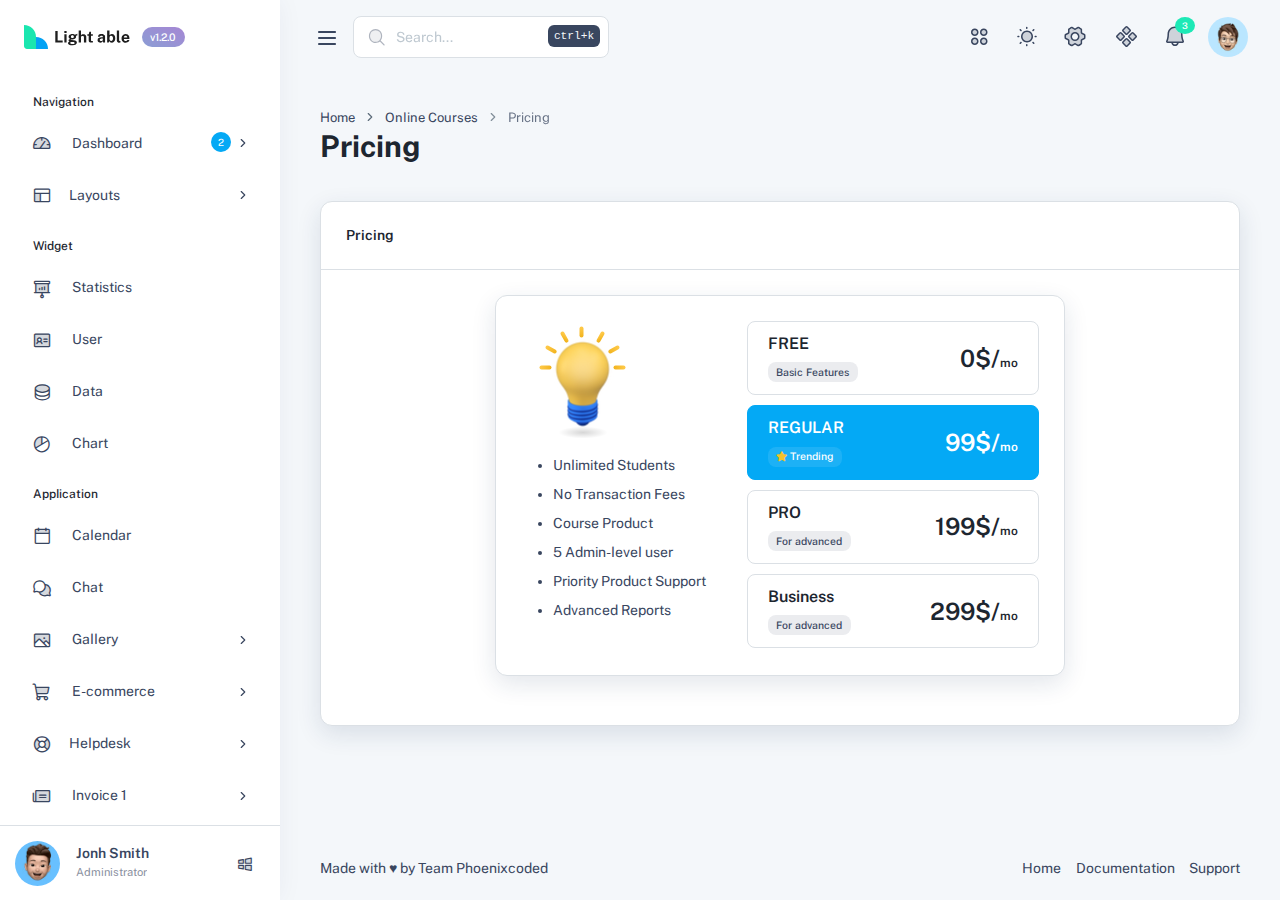
<file: .tpm/admins/course-pricing.html>
<!doctype html>
<html lang="en">
  <!-- [Head] start -->

  <head>
    <title>Pricing | Light Able Admin & Dashboard Template</title>
    <!-- [Meta] -->
    <meta charset="utf-8" />
    <meta name="viewport" content="width=device-width, initial-scale=1.0, user-scalable=0, minimal-ui" />
    <meta http-equiv="X-UA-Compatible" content="IE=edge" />
    <meta
      name="description"
      content="Light Able admin and dashboard template offer a variety of UI elements and pages, ensuring your admin panel is both fast and effective."
    />
    <meta name="author" content="phoenixcoded" />

    <!-- [Favicon] icon -->
    <link rel="icon" href="../assets/images/favicon.svg" type="image/x-icon" />

    <!-- [Page specific CSS] start -->
    <!-- fileupload-custom css -->
    <link rel="stylesheet" href="../assets/css/plugins/dropzone.min.css" />
    <!-- [Page specific CSS] end -->
    <!-- [Google Font : Public Sans] icon -->
    <link href="https://fonts.googleapis.com/css2?family=Public+Sans:wght@400;500;600;700&amp;display=swap" rel="stylesheet" />
    <!-- [phosphor Icons] https://phosphoricons.com/ -->
    <link rel="stylesheet" href="../assets/fonts/phosphor/duotone/style.css" />
    <!-- [Tabler Icons] https://tablericons.com -->
    <link rel="stylesheet" href="../assets/fonts/tabler-icons.min.css" />
    <!-- [Feather Icons] https://feathericons.com -->
    <link rel="stylesheet" href="../assets/fonts/feather.css" />
    <!-- [Font Awesome Icons] https://fontawesome.com/icons -->
    <link rel="stylesheet" href="../assets/fonts/fontawesome.css" />
    <!-- [Material Icons] https://fonts.google.com/icons -->
    <link rel="stylesheet" href="../assets/fonts/material.css" />
    <!-- [Template CSS Files] -->
    <link rel="stylesheet" href="../assets/css/style.css" id="main-style-link" />
    <link rel="stylesheet" href="../assets/css/style-preset.css" />

  </head>
  <!-- [Head] end -->
  <!-- [Body] Start -->

  <body data-pc-preset="preset-1" data-pc-sidebar-theme="light" data-pc-sidebar-caption="true" data-pc-direction="ltr" data-pc-theme="light">
    <!-- [ Pre-loader ] start -->
<div class="loader-bg">
  <div class="loader-track">
    <div class="loader-fill"></div>
  </div>
</div>
<!-- [ Pre-loader ] End -->
 <!-- [ Sidebar Menu ] start -->
<nav class="pc-sidebar">
  <div class="navbar-wrapper">
    <div class="m-header">
      <a href="../dashboard/index.html" class="b-brand text-primary">
        <!-- ========   Change your logo from here   ============ -->
        <img src="../assets/images/logo-dark.svg" alt="logo image" class="logo-lg" />
        <span class="badge bg-brand-color-2 rounded-pill ms-2 theme-version">v1.2.0</span>
      </a>
    </div>
    <div class="navbar-content">
      <ul class="pc-navbar">
        <li class="pc-item pc-caption">
          <label>Navigation</label>
          <i class="ph-duotone ph-gauge"></i>
        </li>
        <li class="pc-item pc-hasmenu">
          <a href="#!" class="pc-link">
            <span class="pc-micon">
              <i class="ph-duotone ph-gauge"></i>
            </span>
            <span class="pc-mtext">Dashboard</span>
            <span class="pc-arrow"><i data-feather="chevron-right"></i></span>
            <span class="pc-badge">2</span>
          </a>
          <ul class="pc-submenu">
            <li class="pc-item"><a class="pc-link" href="../dashboard/index.html">Analytics</a></li>
            <li class="pc-item"><a class="pc-link" href="../dashboard/affiliate.html">Affiliate</a></li>
            <li class="pc-item"><a class="pc-link" href="../dashboard/finance.html">Finance</a></li>
            <li class="pc-item"><a class="pc-link" href="helpdesk-dashboard.html">Helpdesk</a></li>
            <li class="pc-item"><a class="pc-link" href="../dashboard/invoice.html">Invoice</a></li>
          </ul>
        </li>
        <li class="pc-item pc-hasmenu">
          <a href="#!" class="pc-link"
            ><span class="pc-micon"> <i class="ph-duotone ph-layout"></i></span><span class="pc-mtext">Layouts</span
            ><span class="pc-arrow"><i data-feather="chevron-right"></i></span
          ></a>
          <ul class="pc-submenu">
            <li class="pc-item"><a class="pc-link" href="../demo/layout-horizontal.html">Horizontal</a></li>
            <li class="pc-item"><a class="pc-link" href="../demo/layout-vertical.html">Vertical</a></li>
            <li class="pc-item"><a class="pc-link" href="../demo/layout-vertical-tab.html">Vertical + Tab</a></li>
            <li class="pc-item"><a class="pc-link" href="../demo/layout-tab.html">Tab</a></li>
            <li class="pc-item"><a class="pc-link" href="../demo/layout-2-column.html">2 Column</a></li>
            <li class="pc-item"><a class="pc-link" href="../demo/layout-big-compact.html">Big Compact</a></li>
            <li class="pc-item"><a class="pc-link" href="../demo/layout-compact.html">Compact</a></li>
            <li class="pc-item"><a class="pc-link" href="../demo/layout-moduler.html">Moduler</a></li>
            <li class="pc-item"><a class="pc-link" href="../demo/layout-creative.html">Creative</a></li>
            <li class="pc-item"><a class="pc-link" href="../demo/layout-detached.html">Detached</a></li>
            <li class="pc-item"><a class="pc-link" href="../demo/layout-advanced.html">Advanced</a></li>
            <li class="pc-item"><a class="pc-link" href="../demo/layout-extended.html">Extended</a></li>
          </ul>
        </li>
        <li class="pc-item pc-caption">
          <label>Widget</label>
          <i class="ph-duotone ph-chart-pie"></i>
        </li>
        <li class="pc-item">
          <a href="../widget/w_statistics.html" class="pc-link">
            <span class="pc-micon">
              <i class="ph-duotone ph-projector-screen-chart"></i>
            </span>
            <span class="pc-mtext">Statistics</span>
          </a>
        </li>
        <li class="pc-item">
          <a href="../widget/w_user.html" class="pc-link">
            <span class="pc-micon">
              <i class="ph-duotone ph-identification-card"></i>
            </span>
            <span class="pc-mtext">User</span>
          </a>
        </li>
        <li class="pc-item">
          <a href="../widget/w_data.html" class="pc-link">
            <span class="pc-micon">
              <i class="ph-duotone ph-database"></i>
            </span>
            <span class="pc-mtext">Data</span>
          </a>
        </li>
        <li class="pc-item">
          <a href="../widget/w_chart.html" class="pc-link">
            <span class="pc-micon">
              <i class="ph-duotone ph-chart-pie"></i>
            </span>
            <span class="pc-mtext">Chart</span></a
          >
        </li>
        <li class="pc-item pc-caption">
          <label>Application</label>
          <i class="ph-duotone ph-buildings"></i>
        </li>
        <li class="pc-item">
          <a href="../application/calendar.html" class="pc-link">
            <span class="pc-micon">
              <i class="ph-duotone ph-calendar-blank"></i>
            </span>
            <span class="pc-mtext">Calendar</span></a
          >
        </li>
        <li class="pc-item">
          <a href="../application/chat.html" class="pc-link">
            <span class="pc-micon">
              <i class="ph-duotone ph-chats-circle"></i>
            </span>
            <span class="pc-mtext">Chat</span></a
          >
        </li>
        <li class="pc-item pc-hasmenu">
          <a href="#!" class="pc-link">
            <span class="pc-micon">
              <i class="ph-duotone ph-image"></i>
            </span>
            <span class="pc-mtext">Gallery</span><span class="pc-arrow"><i data-feather="chevron-right"></i></span
          ></a>
          <ul class="pc-submenu">
            <li class="pc-item"><a class="pc-link" href="../application/gallery-grid.html">Grid</a></li>
            <li class="pc-item"><a class="pc-link" href="../application/gallery-masonry.html">Masonry</a></li>
          </ul>
        </li>
        <li class="pc-item pc-hasmenu">
          <a href="#!" class="pc-link">
            <span class="pc-micon">
              <i class="ph-duotone ph-shopping-cart"></i>
            </span>
            <span class="pc-mtext">E-commerce</span><span class="pc-arrow"><i data-feather="chevron-right"></i></span
          ></a>
          <ul class="pc-submenu">
            <li class="pc-item"><a class="pc-link" href="../application/ecom_product.html">Product</a></li>
            <li class="pc-item"><a class="pc-link" href="../application/ecom_product-details.html">Product details</a></li>
            <li class="pc-item"><a class="pc-link" href="../application/ecom_product-list.html">Product List</a></li>
            <li class="pc-item"><a class="pc-link" href="../application/ecom_product-add.html">Add New Product</a></li>
            <li class="pc-item"><a class="pc-link" href="../application/ecom_checkout.html">Checkout</a></li>
          </ul>
        </li>
        <li class="pc-item pc-hasmenu">
          <a href="#!" class="pc-link"
            ><span class="pc-micon"><i class="ph-duotone ph-lifebuoy"></i></span><span class="pc-mtext">Helpdesk</span
            ><span class="pc-arrow"><i data-feather="chevron-right"></i></span
          ></a>
          <ul class="pc-submenu">
            <li class="pc-item"><a class="pc-link" href="helpdesk-dashboard.html">Dashboard</a></li>
            <li class="pc-item pc-hasmenu">
              <a class="pc-link" href="#!"
                >Ticket<span class="pc-arrow"><i data-feather="chevron-right"></i></span
              ></a>
              <ul class="pc-submenu">
                <li class="pc-item"><a class="pc-link" href="helpdesk-create-ticket.html">Create</a></li>
                <li class="pc-item"><a class="pc-link" href="helpdesk-ticket.html">List</a></li>
                <li class="pc-item"><a class="pc-link" href="helpdesk-ticket-details.html">Details</a></li>
              </ul>
            </li>
            <li class="pc-item"><a class="pc-link" href="helpdesk-customer.html">Customer</a></li>
          </ul>
        </li>
        <li class="pc-item pc-hasmenu">
          <a href="#!" class="pc-link">
            <span class="pc-micon">
              <i class="ph-duotone ph-newspaper"></i>
            </span>
            <span class="pc-mtext">Invoice 1</span><span class="pc-arrow"><i data-feather="chevron-right"></i></span
          ></a>
          <ul class="pc-submenu">
            <li class="pc-item"><a class="pc-link" href="../application/invoice-list.html">Invoice List</a></li>
            <li class="pc-item"><a class="pc-link" href="../application/invoice-create.html">Create</a></li>
            <li class="pc-item"><a class="pc-link" href="../application/invoice-view.html">Preview</a></li>
          </ul>
        </li>
        <li class="pc-item pc-hasmenu">
          <a href="#!" class="pc-link"
            ><span class="pc-micon"><i class="ph-duotone ph-newspaper"></i></span><span class="pc-mtext">Invoice 2</span
            ><span class="pc-arrow"><i data-feather="chevron-right"></i></span
          ></a>
          <ul class="pc-submenu">
            <li class="pc-item"><a class="pc-link" href="invoice-dashboard.html">Dashboard</a></li>
            <li class="pc-item"><a class="pc-link" href="invoice-create.html">Create</a></li>
            <li class="pc-item"><a class="pc-link" href="invoice-view.html">Details</a></li>
            <li class="pc-item"><a class="pc-link" href="invoice-list.html">List</a></li>
            <li class="pc-item"><a class="pc-link" href="invoice-edit.html">Edit</a></li>
          </ul>
        </li>
        <li class="pc-item">
          <a href="../application/mail.html" class="pc-link">
            <span class="pc-micon">
              <i class="ph-duotone ph-envelope-open"></i>
            </span>
            <span class="pc-mtext">Mail</span></a
          >
        </li>
        <li class="pc-item pc-hasmenu">
          <a href="#!" class="pc-link">
            <span class="pc-micon">
              <i class="ph-duotone ph-identification-badge"></i>
            </span>
            <span class="pc-mtext">Membership</span>
            <span class="pc-arrow"><i data-feather="chevron-right"></i></span>
          </a>
          <ul class="pc-submenu">
            <li class="pc-item"><a class="pc-link" href="membership-dashboard.html">Dashboard</a></li>
            <li class="pc-item"><a class="pc-link" href="membership-list.html">List</a></li>
            <li class="pc-item"><a class="pc-link" href="membership-pricing.html">Pricing</a></li>
            <li class="pc-item"><a class="pc-link" href="membership-setting.html">Setting</a></li>
          </ul>
        </li>
        <li class="pc-item pc-hasmenu">
          <a href="#!" class="pc-link">
            <span class="pc-micon">
              <i class="ph-duotone ph-books"></i>
            </span>
            <span class="pc-mtext">Online Courses</span>
            <span class="pc-arrow"><i data-feather="chevron-right"></i></span>
          </a>
          <ul class="pc-submenu">
            <li class="pc-item"><a class="pc-link" href="course-dashboard.html">Dashboard</a></li>
            <li class="pc-item pc-hasmenu">
              <a class="pc-link" href="#!"
                >Teacher<span class="pc-arrow"><i data-feather="chevron-right"></i></span
              ></a>
              <ul class="pc-submenu">
                <li class="pc-item"><a class="pc-link" href="course-teacher-list.html">List</a></li>
                <li class="pc-item"><a class="pc-link" href="course-teacher-apply.html">Apply</a></li>
                <li class="pc-item"><a class="pc-link" href="course-teacher-add.html">Add</a></li>
              </ul>
            </li>
            <li class="pc-item pc-hasmenu">
              <a class="pc-link" href="#!"
                >Student<span class="pc-arrow"><i data-feather="chevron-right"></i></span
              ></a>
              <ul class="pc-submenu">
                <li class="pc-item"><a class="pc-link" href="course-student-list.html">list</a></li>
                <li class="pc-item"><a class="pc-link" href="course-student-apply.html">Apply</a></li>
                <li class="pc-item"><a class="pc-link" href="course-student-add.html">Add</a></li>
              </ul>
            </li>
            <li class="pc-item pc-hasmenu">
              <a class="pc-link" href="#!"
                >Courses<span class="pc-arrow"><i data-feather="chevron-right"></i></span
              ></a>
              <ul class="pc-submenu">
                <li class="pc-item"><a class="pc-link" href="course-course-view.html">View</a></li>
                <li class="pc-item"><a class="pc-link" href="course-course-add.html">Add</a></li>
              </ul>
            </li>
            <li class="pc-item"><a class="pc-link" href="course-pricing.html">Pricing</a></li>
            <li class="pc-item"><a class="pc-link" href="course-site.html">Site</a></li>
            <li class="pc-item pc-hasmenu">
              <a class="pc-link" href="#!"
                >Setting<span class="pc-arrow"><i data-feather="chevron-right"></i></span
              ></a>
              <ul class="pc-submenu">
                <li class="pc-item"><a class="pc-link" href="course-setting-payment.html">Payment</a></li>
                <li class="pc-item"><a class="pc-link" href="course-setting-pricing.html">Pricing</a></li>
                <li class="pc-item"><a class="pc-link" href="course-setting-notifications.html">Notifications</a></li>
              </ul>
            </li>
          </ul>
        </li>
        <li class="pc-item">
          <a href="../application/plans.html" class="pc-link">
            <span class="pc-micon">
              <i class="ph-duotone ph-currency-circle-dollar"></i>
            </span>
            <span class="pc-mtext">Plans</span></a
          >
        </li>
        <li class="pc-item pc-hasmenu">
          <a href="#!" class="pc-link">
            <span class="pc-micon">
              <i class="ph-duotone ph-user-circle"></i>
            </span>
            <span class="pc-mtext">Users</span><span class="pc-arrow"><i data-feather="chevron-right"></i></span
          ></a>
          <ul class="pc-submenu">
            <li class="pc-item"><a class="pc-link" href="../application/account-profile.html">Account Profile</a></li>
            <li class="pc-item"><a class="pc-link" href="../application/social-media.html">Social media</a></li>
            <li class="pc-item"><a class="pc-link" href="../application/user-card.html">User Card</a></li>
            <li class="pc-item"><a class="pc-link" href="../application/user-list.html">User List</a></li>
            <li class="pc-item"><a class="pc-link" href="../application/team.html">Team</a></li>
          </ul>
        </li>

        <li class="pc-item pc-caption">
          <label>Pages</label>
          <i class="ph-duotone ph-devices"></i>
        </li>
        <li class="pc-item pc-hasmenu">
          <a href="#!" class="pc-link">
            <span class="pc-micon">
              <i class="ph-duotone ph-shield-checkered"></i>
            </span>
            <span class="pc-mtext">Authentication</span><span class="pc-arrow"><i data-feather="chevron-right"></i></span
          ></a>
          <ul class="pc-submenu">
            <li class="pc-item pc-hasmenu">
              <a href="#!" class="pc-link"
                >Authentication 1<span class="pc-arrow"><i data-feather="chevron-right"></i></span
              ></a>
              <ul class="pc-submenu">
                <li class="pc-item"><a class="pc-link" target="_blank" href="../pages/login-v1.html">Login</a></li>
                <li class="pc-item"><a class="pc-link" target="_blank" href="../pages/register-v1.html">Register</a></li>
                <li class="pc-item"><a class="pc-link" target="_blank" href="../pages/forgot-password-v1.html">Forgot Password</a></li>
                <li class="pc-item"><a class="pc-link" target="_blank" href="../pages/reset-password-v1.html">reset password</a> </li>
                <li class="pc-item"><a class="pc-link" target="_blank" href="../pages/code-verification-v1.html">code verification</a></li>
              </ul>
            </li>
            <li class="pc-item pc-hasmenu">
              <a href="#!" class="pc-link"
                >Authentication 2<span class="pc-arrow"><i data-feather="chevron-right"></i></span
              ></a>
              <ul class="pc-submenu">
                <li class="pc-item"><a class="pc-link" target="_blank" href="../pages/login-v2.html">Login</a></li>
                <li class="pc-item"><a class="pc-link" target="_blank" href="../pages/register-v2.html">Register</a></li>
                <li class="pc-item"><a class="pc-link" target="_blank" href="../pages/forgot-password-v2.html">Forgot password</a> </li>
                <li class="pc-item"><a class="pc-link" target="_blank" href="../pages/reset-password-v2.html">reset password</a> </li>
                <li class="pc-item"><a class="pc-link" target="_blank" href="../pages/code-verification-v2.html">code verification</a></li>
              </ul>
            </li>
            <li class="pc-item"><a class="pc-link" href="../pages/login-modal.html">Login Modal</a></li>
          </ul>
        </li>
        <li class="pc-item pc-hasmenu">
          <a href="#!" class="pc-link">
            <span class="pc-micon">
              <i class="ph-duotone ph-wrench"></i>
            </span>
            <span class="pc-mtext">Maintenance</span><span class="pc-arrow"><i data-feather="chevron-right"></i></span>
          </a>
          <ul class="pc-submenu">
            <li class="pc-item"><a class="pc-link" target="_blank" href="../pages/error-404.html">Error 404</a></li>
            <li class="pc-item"><a class="pc-link" target="_blank" href="../pages/connection-lost.html">Connection lost</a></li>
            <li class="pc-item"><a class="pc-link" target="_blank" href="../pages/under-construction.html">Under Construction</a></li>
            <li class="pc-item"><a class="pc-link" target="_blank" href="../pages/coming-soon.html">Coming soon</a></li>
          </ul>
        </li>
        <li class="pc-item"
          ><a href="../pages/contact-us.html" class="pc-link"
            ><span class="pc-micon"> <i class="ph-duotone ph-target"></i> </span><span class="pc-mtext">Contact Us</span></a
          >
        </li>
        <li class="pc-item"
          ><a href="../index.html" class="pc-link" target="_blank"
            ><span class="pc-micon"> <i class="ph-duotone ph-rocket"></i> </span>
            <span class="pc-mtext pc-icon-link">Landing <i class="ti ti-link text-primary f-14"></i></span>
          </a>
        </li>
        <li class="pc-item"
          ><a href="../pages/loading.html" class="pc-link"
            ><span class="pc-micon"> <i class="ph-duotone ph-fan"></i> </span><span class="pc-mtext">Loading</span></a
          >
        </li>
        <li class="pc-item pc-hasmenu">
          <a href="#!" class="pc-link">
            <span class="pc-micon">
              <i class="ph-duotone ph-magnifying-glass"></i>
            </span>
            <span class="pc-mtext">Search</span><span class="pc-arrow"><i data-feather="chevron-right"></i></span
          ></a>
          <ul class="pc-submenu">
            <li class="pc-item"><a class="pc-link" href="../pages/search-page.html">Search Page</a></li>
            <li class="pc-item"><a class="pc-link" href="../pages/contact-search.html">Contact Search</a></li>
          </ul>
        </li>
        <li class="pc-item">
          <a href="../pages/settings.html" class="pc-link">
            <span class="pc-micon">
              <i class="ph-duotone ph-globe"></i>
            </span>
            <span class="pc-mtext">Site Settings</span>
          </a>
        </li>
        <li class="pc-item pc-caption">
          <label>UI Components</label>
          <i class="ph-duotone ph-compass-tool"></i>
        </li>
        <li class="pc-item">
          <a href="../elements/bc_alert.html" class="pc-link" target="_blank"
            ><span class="pc-micon"> <i class="ph-duotone ph-compass-tool"></i></span>
            <span class="pc-mtext pc-icon-link">Components <i class="ti ti-link text-primary f-14"></i></span>
          </a>
        </li>
        <li class="pc-item">
          <a href="../elements/animation.html" class="pc-link">
            <span class="pc-micon"> <i class="ph-duotone ph-flower"></i> </span><span class="pc-mtext">Animation</span></a
          >
        </li>
        <li class="pc-item pc-hasmenu">
          <a href="#!" class="pc-link"
            ><span class="pc-micon"> <i class="ph-duotone ph-flower-lotus"></i></span><span class="pc-mtext">Icons</span
            ><span class="pc-arrow"><i data-feather="chevron-right"></i></span
          ></a>
          <ul class="pc-submenu">
            <li class="pc-item"><a class="pc-link" href="../elements/icon-feather.html">Feather</a></li>
            <li class="pc-item"><a class="pc-link" href="../elements/icon-fontawesome.html">Font Awesome 5</a></li>
            <li class="pc-item"><a class="pc-link" href="../elements/icon-material.html">Material</a></li>
            <li class="pc-item"><a class="pc-link" href="../elements/icon-tabler.html">Tabler</a></li>
            <li class="pc-item"><a class="pc-link" href="../elements/icon-phosphor.html">Phosphor</a></li>
            <li class="pc-item"><a class="pc-link" href="../elements/icon-custom.html">Custom</a></li>
          </ul>
        </li>
        <li class="pc-item pc-caption">
          <label>Forms</label>
          <i class="ph-duotone ph-textbox"></i>
        </li>
        <li class="pc-item pc-hasmenu">
          <a href="#!" class="pc-link">
            <span class="pc-micon">
              <i class="ph-duotone ph-textbox"></i>
            </span>
            <span class="pc-mtext">Forms Elements</span><span class="pc-arrow"><i data-feather="chevron-right"></i></span
          ></a>
          <ul class="pc-submenu">
            <li class="pc-item"><a class="pc-link" href="../forms/form_elements.html">Form Basic</a></li>
            <li class="pc-item"><a class="pc-link" href="../forms/form_floating.html">Form Floating</a></li>
            <li class="pc-item"><a class="pc-link" href="../forms/form2_basic.html">Form Options</a></li>
            <li class="pc-item"><a class="pc-link" href="../forms/form2_input_group.html">Input Groups</a></li>
            <li class="pc-item"><a class="pc-link" href="../forms/form2_checkbox.html">Checkbox</a></li>
            <li class="pc-item"><a class="pc-link" href="../forms/form2_radio.html">Radio</a></li>
            <li class="pc-item"><a class="pc-link" href="../forms/form2_switch.html">Switch</a></li>
            <li class="pc-item"><a class="pc-link" href="../forms/form2_megaoption.html">Mega option</a></li>
          </ul>
        </li>
        <li class="pc-item pc-hasmenu">
          <a href="#!" class="pc-link">
            <span class="pc-micon">
              <i class="ph-duotone ph-plug-charging"></i>
            </span>
            <span class="pc-mtext">Forms Plugins</span><span class="pc-arrow"><i data-feather="chevron-right"></i></span
          ></a>
          <ul class="pc-submenu">
            <li class="pc-item pc-hasmenu">
              <a class="pc-link" href="#"
                >Date<span class="pc-arrow"><i data-feather="chevron-right"></i></span
              ></a>
              <ul class="pc-submenu">
                <li class="pc-item"><a class="pc-link" href="../forms/form2_datepicker.html">Datepicker</a></li>
                <li class="pc-item"><a class="pc-link" href="../forms/form2_daterangepicker.html">Date Range Picker</a> </li>
                <li class="pc-item"><a class="pc-link" href="../forms/form2_timepicker.html">Timepicker</a></li>
              </ul>
            </li>
            <li class="pc-item pc-hasmenu">
              <a class="pc-link" href="#"
                >Select<span class="pc-arrow"><i data-feather="chevron-right"></i></span
              ></a>
              <ul class="pc-submenu">
                <li class="pc-item"><a class="pc-link" href="../forms/form2_choices.html">Choices js</a></li>
              </ul>
            </li>
            <li class="pc-item"><a class="pc-link" href="../forms/form2_rating.html">Rating</a></li>
            <li class="pc-item"><a class="pc-link" href="../forms/form2_recaptcha.html">Google reCaptcha</a></li>
            <li class="pc-item"><a class="pc-link" href="../forms/form2_inputmask.html">Input Masks</a></li>
            <li class="pc-item"><a class="pc-link" href="../forms/form2_clipboard.html">Clipboard</a></li>
            <li class="pc-item"><a class="pc-link" href="../forms/form2_nouislider.html">Nouislider</a></li>
            <li class="pc-item"><a class="pc-link" href="../forms/form2_switchjs.html">Bootstrap Switch</a></li>
            <li class="pc-item"><a class="pc-link" href="../forms/form2_typeahead.html">Typeahead</a></li>
          </ul>
        </li>
        <li class="pc-item pc-hasmenu">
          <a href="#!" class="pc-link">
            <span class="pc-micon">
              <i class="ph-duotone ph-pen-nib"></i>
            </span>
            <span class="pc-mtext">Text Editors</span><span class="pc-arrow"><i data-feather="chevron-right"></i></span
          ></a>
          <ul class="pc-submenu">
            <li class="pc-item"><a class="pc-link" href="../forms/form2_tinymce.html">Tinymce</a></li>
            <li class="pc-item"><a class="pc-link" href="../forms/form2_quill.html">Quill</a></li>
            <li class="pc-item pc-hasmenu">
              <a class="pc-link" href="#"
                >CK editor<span class="pc-arrow"><i data-feather="chevron-right"></i></span
              ></a>
              <ul class="pc-submenu">
                <li class="pc-item"><a class="pc-link" href="../forms/editor-classic.html">classic</a></li>
                <li class="pc-item"><a class="pc-link" href="../forms/editor-document.html">Document</a></li>
                <li class="pc-item"><a class="pc-link" href="../forms/editor-inline.html">Inline</a></li>
                <li class="pc-item"><a class="pc-link" href="../forms/editor-balloon.html">Balloon</a></li>
              </ul>
            </li>
            <li class="pc-item"><a class="pc-link" href="../forms/form2_markdown.html">Markdown</a></li>
          </ul>
        </li>
        <li class="pc-item pc-hasmenu">
          <a href="#!" class="pc-link">
            <span class="pc-micon">
              <i class="ph-duotone ph-windows-logo"></i>
            </span>
            <span class="pc-mtext">Form Layouts</span><span class="pc-arrow"><i data-feather="chevron-right"></i></span
          ></a>
          <ul class="pc-submenu">
            <li class="pc-item"><a class="pc-link" href="../forms/form2_lay-default.html">Layouts</a></li>
            <li class="pc-item"><a class="pc-link" href="../forms/form2_lay-multicolumn.html">Multicolumn</a></li>
            <li class="pc-item"><a class="pc-link" href="../forms/form2_lay-actionbars.html">Actionbars</a></li>
            <li class="pc-item"><a class="pc-link" href="../forms/form2_lay-stickyactionbars.html">Sticky Action bars</a> </li>
          </ul>
        </li>
        <li class="pc-item pc-hasmenu">
          <a href="#!" class="pc-link">
            <span class="pc-micon">
              <i class="ph-duotone ph-cloud-arrow-up"></i>
            </span>
            <span class="pc-mtext">File upload</span><span class="pc-arrow"><i data-feather="chevron-right"></i></span
          ></a>
          <ul class="pc-submenu">
            <li class="pc-item"><a class="pc-link" href="../forms/file-upload.html">Dropzone</a></li>
            <li class="pc-item"><a class="pc-link" href="../forms/form2_flu-uppy.html">Uppy</a></li>
          </ul>
        </li>
        <li class="pc-item">
          <a href="../forms/form2_wizard.html" class="pc-link">
            <span class="pc-micon">
              <i class="ph-duotone ph-tabs"></i>
            </span>
            <span class="pc-mtext">wizard</span></a
          >
        </li>
        <li class="pc-item">
          <a href="../forms/form-validation.html" class="pc-link">
            <span class="pc-micon">
              <i class="ph-duotone ph-password"></i>
            </span>
            <span class="pc-mtext">Form Validation</span></a
          >
        </li>
        <li class="pc-item"
          ><a href="../forms/image_crop.html" class="pc-link">
            <span class="pc-micon">
              <i class="ph-duotone ph-crop"></i>
            </span>
            <span class="pc-mtext">Image cropper</span></a
          ></li
        >
        <li class="pc-item pc-caption">
          <label>table</label>
          <i class="ph-duotone ph-table"></i>
        </li>
        <li class="pc-item pc-hasmenu">
          <a href="#!" class="pc-link">
            <span class="pc-micon">
              <i class="ph-duotone ph-table"></i>
            </span>
            <span class="pc-mtext">Bootstrap Table</span><span class="pc-arrow"><i data-feather="chevron-right"></i></span
          ></a>
          <ul class="pc-submenu">
            <li class="pc-item"><a class="pc-link" href="../table/tbl_bootstrap.html">Basic table</a></li>
            <li class="pc-item"><a class="pc-link" href="../table/tbl_sizing.html">Sizing table</a></li>
            <li class="pc-item"><a class="pc-link" href="../table/tbl_border.html">Border table</a></li>
            <li class="pc-item"><a class="pc-link" href="../table/tbl_styling.html">Styling table</a></li>
          </ul>
        </li>
        <li class="pc-item pc-hasmenu">
          <a href="#!" class="pc-link">
            <span class="pc-micon">
              <i class="ph-duotone ph-grid-nine"></i>
            </span>
            <span class="pc-mtext">Vanilla Table</span><span class="pc-arrow"><i data-feather="chevron-right"></i></span
          ></a>
          <ul class="pc-submenu">
            <li class="pc-item"><a class="pc-link" href="../table/tbl_dt-simple.html">Basic initialization</a></li>
            <li class="pc-item"><a class="pc-link" href="../table/tbl_dt-dynamic-import.html">Dynamic Import</a></li>
            <li class="pc-item"><a class="pc-link" href="../table/tbl_dt-render-column-cells.html">Render Column Cells</a></li>
            <li class="pc-item"><a class="pc-link" href="../table/tbl_dt-column-manipulation.html">Column Manipulation</a></li>
            <li class="pc-item"><a class="pc-link" href="../table/tbl_dt-datetime-sorting.html">Datetime Sorting</a></li>
            <li class="pc-item"><a class="pc-link" href="../table/tbl_dt-methods.html">Methods</a></li>
            <li class="pc-item"><a class="pc-link" href="../table/tbl_dt-add-rows.html">Add Rows</a></li>
            <li class="pc-item"><a class="pc-link" href="../table/tbl_dt-fetch-api.html">Fetch API</a></li>
            <li class="pc-item"><a class="pc-link" href="../table/tbl_dt-filters.html">Filters</a></li>
            <li class="pc-item"><a class="pc-link" href="../table/tbl_dt-export.html">Export</a></li>
          </ul>
        </li>
        <li class="pc-item pc-hasmenu">
          <a href="#!" class="pc-link">
            <span class="pc-micon">
              <i class="ph-duotone ph-text-columns"></i>
            </span>
            <span class="pc-mtext">Data table</span><span class="pc-arrow"><i data-feather="chevron-right"></i></span
          ></a>
          <ul class="pc-submenu">
            <li class="pc-item"><a class="pc-link" href="../table/dt_advance.html">Advance initialization</a></li>
            <li class="pc-item"><a class="pc-link" href="../table/dt_styling.html">Styling</a></li>
            <li class="pc-item"><a class="pc-link" href="../table/dt_api.html">API</a></li>
            <li class="pc-item"><a class="pc-link" href="../table/dt_plugin.html">Plug-in</a></li>
            <li class="pc-item"><a class="pc-link" href="../table/dt_sources.html">Data sources</a></li>
          </ul>
        </li>
        <li class="pc-item pc-hasmenu">
          <a href="#!" class="pc-link">
            <span class="pc-micon">
              <i class="ph-duotone ph-wall"></i>
            </span>
            <span class="pc-mtext">DT extensions</span><span class="pc-arrow"><i data-feather="chevron-right"></i></span
          ></a>
          <ul class="pc-submenu">
            <li class="pc-item"><a class="pc-link" href="../table/dt_ext_autofill.html">Autofill</a></li>
            <li class="pc-item pc-hasmenu">
              <a href="#!" class="pc-link"
                >Button<span class="pc-arrow"><i data-feather="chevron-right"></i></span
              ></a>
              <ul class="pc-submenu">
                <li class="pc-item"><a class="pc-link" href="../table/dt_ext_basic_buttons.html">Basic button</a></li>
                <li class="pc-item"><a class="pc-link" href="../table/dt_ext_export_buttons.html">Data export</a></li>
              </ul>
            </li>
            <li class="pc-item"><a class="pc-link" href="../table/dt_ext_col_reorder.html">Col reorder</a></li>
            <li class="pc-item"><a class="pc-link" href="../table/dt_ext_fixed_columns.html">Fixed columns</a></li>
            <li class="pc-item"><a class="pc-link" href="../table/dt_ext_fixed_header.html">Fixed header</a></li>
            <li class="pc-item"><a class="pc-link" href="../table/dt_ext_key_table.html">Key table</a></li>
            <li class="pc-item"><a class="pc-link" href="../table/dt_ext_responsive.html">Responsive</a></li>
            <li class="pc-item"><a class="pc-link" href="../table/dt_ext_row_reorder.html">Row reorder</a></li>
            <li class="pc-item"><a class="pc-link" href="../table/dt_ext_scroller.html">Scroller</a></li>
            <li class="pc-item"><a class="pc-link" href="../table/dt_ext_select.html">Select table</a></li>
          </ul>
        </li>
        <li class="pc-item pc-caption">
          <label>Charts &amp; Maps</label>
          <i class="ph-duotone ph-chart-pie-slice"></i>
        </li>
        <li class="pc-item pc-hasmenu">
          <a href="#!" class="pc-link">
            <span class="pc-micon">
              <i class="ph-duotone ph-chart-donut"></i>
            </span>
            <span class="pc-mtext">Charts</span><span class="pc-arrow"><i data-feather="chevron-right"></i></span
          ></a>
          <ul class="pc-submenu">
            <li class="pc-item"><a class="pc-link" href="../chart/chart-apex.html">Apex Chart</a></li>
            <li class="pc-item"><a class="pc-link" href="../chart/chart-peity.html">Peity Chart</a></li>
          </ul>
        </li>
        <li class="pc-item pc-hasmenu">
          <a href="#!" class="pc-link">
            <span class="pc-micon">
              <i class="ph-duotone ph-map-trifold"></i>
            </span>
            <span class="pc-mtext">Maps</span><span class="pc-arrow"><i data-feather="chevron-right"></i></span
          ></a>
          <ul class="pc-submenu">
            <li class="pc-item"><a class="pc-link" href="../chart/map-vector.html">Vector Map</a></li>
            <li class="pc-item"><a class="pc-link" href="../chart/map-gmap.html">Gmaps</a></li>
          </ul>
        </li>

        <li class="pc-item pc-caption">
          <label>Other</label>
          <i class="ph-duotone ph-suitcase"></i>
        </li>
        <li class="pc-item pc-hasmenu">
          <a href="#!" class="pc-link"
            ><span class="pc-micon"> <i class="ph-duotone ph-tree-structure"></i> </span><span class="pc-mtext">Menu levels</span
            ><span class="pc-arrow"><i data-feather="chevron-right"></i></span
          ></a>
          <ul class="pc-submenu">
            <li class="pc-item"><a class="pc-link" href="#!">Level 2.1</a></li>
            <li class="pc-item pc-hasmenu">
              <a href="#!" class="pc-link"
                >Level 2.2<span class="pc-arrow"><i data-feather="chevron-right"></i></span
              ></a>
              <ul class="pc-submenu">
                <li class="pc-item"><a class="pc-link" href="#!">Level 3.1</a></li>
                <li class="pc-item"><a class="pc-link" href="#!">Level 3.2</a></li>
                <li class="pc-item pc-hasmenu">
                  <a href="#!" class="pc-link"
                    >Level 3.3<span class="pc-arrow"><i data-feather="chevron-right"></i></span
                  ></a>
                  <ul class="pc-submenu">
                    <li class="pc-item"><a class="pc-link" href="#!">Level 4.1</a></li>
                    <li class="pc-item"><a class="pc-link" href="#!">Level 4.2</a></li>
                  </ul>
                </li>
              </ul>
            </li>
            <li class="pc-item pc-hasmenu">
              <a href="#!" class="pc-link"
                >Level 2.3<span class="pc-arrow"><i data-feather="chevron-right"></i></span
              ></a>
              <ul class="pc-submenu">
                <li class="pc-item"><a class="pc-link" href="#!">Level 3.1</a></li>
                <li class="pc-item"><a class="pc-link" href="#!">Level 3.2</a></li>
                <li class="pc-item pc-hasmenu">
                  <a href="#!" class="pc-link"
                    >Level 3.3<span class="pc-arrow"><i data-feather="chevron-right"></i></span
                  ></a>
                  <ul class="pc-submenu">
                    <li class="pc-item"><a class="pc-link" href="#!">Level 4.1</a></li>
                    <li class="pc-item"><a class="pc-link" href="#!">Level 4.2</a></li>
                  </ul>
                </li>
              </ul>
            </li>
          </ul>
        </li>
        <li class="pc-item"
          ><a href="../other/sample-page.html" class="pc-link">
            <span class="pc-micon">
              <i class="ph-duotone ph-desktop"></i>
            </span>
            <span class="pc-mtext">Sample page</span></a
          ></li
        >

      </ul>
      <div class="card nav-action-card bg-brand-color-4">
        <div class="card-body" style="background-image: url('../assets/images/layout/nav-card-bg.svg')">
          <h5 class="text-dark">Help Center</h5>
          <p class="text-dark text-opacity-75">Please contact us for more questions.</p>
          <a href="https://phoenixcoded.support-hub.io/" class="btn btn-primary" target="_blank">Go to help Center</a>
        </div>
      </div>
    </div>
    <div class="card pc-user-card">
      <div class="card-body">
        <div class="d-flex align-items-center">
          <div class="flex-shrink-0">
            <img src="../assets/images/user/avatar-1.jpg" alt="user-image" class="user-avtar wid-45 rounded-circle" />
          </div>
          <div class="flex-grow-1 ms-3">
            <div class="dropdown">
              <a href="#" class="arrow-none dropdown-toggle" data-bs-toggle="dropdown" aria-expanded="false" data-bs-offset="0,20">
                <div class="d-flex align-items-center">
                  <div class="flex-grow-1 me-2">
                    <h6 class="mb-0">Jonh Smith</h6>
                    <small>Administrator</small>
                  </div>
                  <div class="flex-shrink-0">
                    <div class="btn btn-icon btn-link-secondary avtar">
                      <i class="ph-duotone ph-windows-logo"></i>
                    </div>
                  </div>
                </div>
              </a>
              <div class="dropdown-menu">
                <ul>
                  <li>
                    <a class="pc-user-links">
                      <i class="ph-duotone ph-user"></i>
                      <span>My Account</span>
                    </a>
                  </li>
                  <li>
                    <a class="pc-user-links">
                      <i class="ph-duotone ph-gear"></i>
                      <span>Settings</span>
                    </a>
                  </li>
                  <li>
                    <a class="pc-user-links">
                      <i class="ph-duotone ph-lock-key"></i>
                      <span>Lock Screen</span>
                    </a>
                  </li>
                  <li>
                    <a class="pc-user-links">
                      <i class="ph-duotone ph-power"></i>
                      <span>Logout</span>
                    </a>
                  </li>
                </ul>
              </div>
            </div>
          </div>
        </div>
      </div>
    </div>
  </div>
</nav>
<!-- [ Sidebar Menu ] end -->
 <!-- [ Header Topbar ] start -->
<header class="pc-header">
  <div class="header-wrapper"> <!-- [Mobile Media Block] start -->
<div class="me-auto pc-mob-drp">
  <ul class="list-unstyled">
    <!-- ======= Menu collapse Icon ===== -->
    <li class="pc-h-item pc-sidebar-collapse">
      <a href="#" class="pc-head-link ms-0" id="sidebar-hide">
        <i class="ti ti-menu-2"></i>
      </a>
    </li>
    <li class="pc-h-item pc-sidebar-popup">
      <a href="#" class="pc-head-link ms-0" id="mobile-collapse">
        <i class="ti ti-menu-2"></i>
      </a>
    </li>
    <li class="dropdown pc-h-item d-inline-flex d-md-none">
      <a
        class="pc-head-link dropdown-toggle arrow-none m-0"
        data-bs-toggle="dropdown"
        href="#"
        role="button"
        aria-haspopup="false"
        aria-expanded="false"
      >
        <i class="ph-duotone ph-magnifying-glass"></i>
      </a>
      <div class="dropdown-menu pc-h-dropdown drp-search">
        <form class="px-3">
          <div class="mb-0 d-flex align-items-center">
            <input type="search" class="form-control border-0 shadow-none" placeholder="Search..." />
            <button class="btn btn-light-secondary btn-search">Search</button>
          </div>
        </form>
      </div>
    </li>
    <li class="pc-h-item d-none d-md-inline-flex">
      <form class="form-search">
        <i class="ph-duotone ph-magnifying-glass icon-search"></i>
        <input type="search" class="form-control" placeholder="Search..." />

        <button class="btn btn-search" style="padding: 0"><kbd>ctrl+k</kbd></button>
      </form>
    </li>
  </ul>
</div>
<!-- [Mobile Media Block end] -->
<div class="ms-auto">
  <ul class="list-unstyled">
    <li class="dropdown pc-h-item d-none d-md-inline-flex">
      <a
        class="pc-head-link dropdown-toggle arrow-none me-0"
        data-bs-toggle="dropdown"
        href="#"
        role="button"
        aria-haspopup="false"
        aria-expanded="false"
      >
        <i class="ph-duotone ph-circles-four"></i>
      </a>
      <div class="dropdown-menu dropdown-qta dropdown-menu-end pc-h-dropdown">
        <div class="overflow-hidden">
          <div class="qta-links m-n1">
            <a href="#!" class="dropdown-item">
              <i class="ph-duotone ph-shopping-cart"></i>
              <span>E-commerce</span>
            </a>
            <a href="#!" class="dropdown-item">
              <i class="ph-duotone ph-lifebuoy"></i>
              <span>Helpdesk</span>
            </a>
            <a href="#!" class="dropdown-item">
              <i class="ph-duotone ph-scroll"></i>
              <span>Invoice</span>
            </a>
            <a href="#!" class="dropdown-item">
              <i class="ph-duotone ph-books"></i>
              <span>Online Courses</span>
            </a>
            <a href="#!" class="dropdown-item">
              <i class="ph-duotone ph-envelope-open"></i>
              <span>Mail</span>
            </a>
            <a href="#!" class="dropdown-item">
              <i class="ph-duotone ph-identification-badge"></i>
              <span>Membership</span>
            </a>
            <a href="#!" class="dropdown-item">
              <i class="ph-duotone ph-chats-circle"></i>
              <span>Chat</span>
            </a>
            <a href="#!" class="dropdown-item">
              <i class="ph-duotone ph-currency-circle-dollar"></i>
              <span>Plans</span>
            </a>
            <a href="#!" class="dropdown-item">
              <i class="ph-duotone ph-user-circle"></i>
              <span>Users</span>
            </a>
          </div>
        </div>
      </div>
    </li>
    <li class="dropdown pc-h-item">
      <a
        class="pc-head-link dropdown-toggle arrow-none me-0"
        data-bs-toggle="dropdown"
        href="#"
        role="button"
        aria-haspopup="false"
        aria-expanded="false"
      >
        <i class="ph-duotone ph-sun-dim"></i>
      </a>
      <div class="dropdown-menu dropdown-menu-end pc-h-dropdown">
        <a href="#!" class="dropdown-item" onclick="layout_change('dark')">
          <i class="ph-duotone ph-moon"></i>
          <span>Dark</span>
        </a>
        <a href="#!" class="dropdown-item" onclick="layout_change('light')">
          <i class="ph-duotone ph-sun-dim"></i>
          <span>Light</span>
        </a>
        <a href="#!" class="dropdown-item" onclick="layout_change_default()">
          <i class="ph-duotone ph-cpu"></i>
          <span>Default</span>
        </a>
      </div>
    </li>
    <li class="pc-h-item">
      <a class="pc-head-link pct-c-btn" href="#" data-bs-toggle="offcanvas" data-bs-target="#offcanvas_pc_layout">
        <i class="ph-duotone ph-gear-six"></i>
      </a>
    </li>
    <li class="dropdown pc-h-item">
      <a
        class="pc-head-link dropdown-toggle arrow-none me-0"
        data-bs-toggle="dropdown"
        href="#"
        role="button"
        aria-haspopup="false"
        aria-expanded="false"
      >
        <i class="ph-duotone ph-diamonds-four"></i>
      </a>
      <div class="dropdown-menu dropdown-menu-end pc-h-dropdown">
        <a href="#!" class="dropdown-item">
          <i class="ph-duotone ph-user"></i>
          <span>My Account</span>
        </a>
        <a href="#!" class="dropdown-item">
          <i class="ph-duotone ph-gear"></i>
          <span>Settings</span>
        </a>
        <a href="#!" class="dropdown-item">
          <i class="ph-duotone ph-lifebuoy"></i>
          <span>Support</span>
        </a>
        <a href="#!" class="dropdown-item">
          <i class="ph-duotone ph-lock-key"></i>
          <span>Lock Screen</span>
        </a>
        <a href="#!" class="dropdown-item">
          <i class="ph-duotone ph-power"></i>
          <span>Logout</span>
        </a>
      </div>
    </li>
    <li class="dropdown pc-h-item">
      <a
        class="pc-head-link dropdown-toggle arrow-none me-0"
        data-bs-toggle="dropdown"
        href="#"
        role="button"
        aria-haspopup="false"
        aria-expanded="false"
      >
        <i class="ph-duotone ph-bell"></i>
        <span class="badge bg-success pc-h-badge">3</span>
      </a>
      <div class="dropdown-menu dropdown-notification dropdown-menu-end pc-h-dropdown">
        <div class="dropdown-header d-flex align-items-center justify-content-between">
          <h5 class="m-0">Notifications</h5>
          <ul class="list-inline ms-auto mb-0">
            <li class="list-inline-item">
              <a href="../application/mail.html" class="avtar avtar-s btn-link-hover-primary">
                <i class="ti ti-link f-18"></i>
              </a>
            </li>
          </ul>
        </div>
        <div class="dropdown-body text-wrap header-notification-scroll position-relative" style="max-height: calc(100vh - 235px)">
          <ul class="list-group list-group-flush">
            <li class="list-group-item">
              <p class="text-span">Today</p>
              <div class="d-flex">
                <div class="flex-shrink-0">
                  <img src="../assets/images/user/avatar-2.jpg" alt="user-image" class="user-avtar avtar avtar-s" />
                </div>
                <div class="flex-grow-1 ms-3">
                  <div class="d-flex">
                    <div class="flex-grow-1 me-3 position-relative">
                      <h6 class="mb-0 text-truncate">Keefe Bond added new tags to 💪 Design system</h6>
                    </div>
                    <div class="flex-shrink-0">
                      <span class="text-sm">2 min ago</span>
                    </div>
                  </div>
                  <p class="position-relative mt-1 mb-2"
                    ><br /><span class="text-truncate"
                      >Lorem Ipsum has been the industry's standard dummy text ever since the 1500s.</span
                    ></p
                  >
                  <span class="badge bg-light-primary border border-primary me-1 mt-1">web design</span>
                  <span class="badge bg-light-warning border border-warning me-1 mt-1">Dashobard</span>
                  <span class="badge bg-light-success border border-success me-1 mt-1">Design System</span>
                </div>
              </div>
            </li>
            <li class="list-group-item">
              <div class="d-flex">
                <div class="flex-shrink-0">
                  <div class="avtar avtar-s bg-light-primary">
                    <i class="ph-duotone ph-chats-teardrop f-18"></i>
                  </div>
                </div>
                <div class="flex-grow-1 ms-3">
                  <div class="d-flex">
                    <div class="flex-grow-1 me-3 position-relative">
                      <h6 class="mb-0 text-truncate">Message</h6>
                    </div>
                    <div class="flex-shrink-0">
                      <span class="text-sm">1 hour ago</span>
                    </div>
                  </div>
                  <p class="position-relative mt-1 mb-2"
                    ><br /><span class="text-truncate"
                      >Lorem Ipsum has been the industry's standard dummy text ever since the 1500s.</span
                    ></p
                  >
                </div>
              </div>
            </li>
            <li class="list-group-item">
              <p class="text-span">Yesterday</p>
              <div class="d-flex">
                <div class="flex-shrink-0">
                  <div class="avtar avtar-s bg-light-danger">
                    <i class="ph-duotone ph-user f-18"></i>
                  </div>
                </div>
                <div class="flex-grow-1 ms-3">
                  <div class="d-flex">
                    <div class="flex-grow-1 me-3 position-relative">
                      <h6 class="mb-0 text-truncate">Challenge invitation</h6>
                    </div>
                    <div class="flex-shrink-0">
                      <span class="text-sm">12 hour ago</span>
                    </div>
                  </div>
                  <p class="position-relative mt-1 mb-2"
                    ><br /><span class="text-truncate"><strong> Jonny aber </strong> invites to join the challenge</span></p
                  >
                  <button class="btn btn-sm rounded-pill btn-outline-secondary me-2">Decline</button>
                  <button class="btn btn-sm rounded-pill btn-primary">Accept</button>
                </div>
              </div>
            </li>
            <li class="list-group-item">
              <div class="d-flex">
                <div class="flex-shrink-0">
                  <div class="avtar avtar-s bg-light-info">
                    <i class="ph-duotone ph-notebook f-18"></i>
                  </div>
                </div>
                <div class="flex-grow-1 ms-3">
                  <div class="d-flex">
                    <div class="flex-grow-1 me-3 position-relative">
                      <h6 class="mb-0 text-truncate">Forms</h6>
                    </div>
                    <div class="flex-shrink-0">
                      <span class="text-sm">2 hour ago</span>
                    </div>
                  </div>
                  <p class="position-relative mt-1 mb-2"
                    >Lorem Ipsum is simply dummy text of the printing and typesetting industry. Lorem Ipsum has been the industry's standard
                    dummy text ever since the 1500s.</p
                  >
                </div>
              </div>
            </li>
            <li class="list-group-item">
              <div class="d-flex">
                <div class="flex-shrink-0">
                  <img src="../assets/images/user/avatar-2.jpg" alt="user-image" class="user-avtar avtar avtar-s" />
                </div>
                <div class="flex-grow-1 ms-3">
                  <div class="d-flex">
                    <div class="flex-grow-1 me-3 position-relative">
                      <h6 class="mb-0 text-truncate">Keefe Bond added new tags to 💪 Design system</h6>
                    </div>
                    <div class="flex-shrink-0">
                      <span class="text-sm">2 min ago</span>
                    </div>
                  </div>
                  <p class="position-relative mt-1 mb-2"
                    ><br /><span class="text-truncate"
                      >Lorem Ipsum has been the industry's standard dummy text ever since the 1500s.</span
                    ></p
                  >
                  <button class="btn btn-sm rounded-pill btn-outline-secondary me-2">Decline</button>
                  <button class="btn btn-sm rounded-pill btn-primary">Accept</button>
                </div>
              </div>
            </li>
            <li class="list-group-item">
              <div class="d-flex">
                <div class="flex-shrink-0">
                  <div class="avtar avtar-s bg-light-success">
                    <i class="ph-duotone ph-shield-checkered f-18"></i>
                  </div>
                </div>
                <div class="flex-grow-1 ms-3">
                  <div class="d-flex">
                    <div class="flex-grow-1 me-3 position-relative">
                      <h6 class="mb-0 text-truncate">Security</h6>
                    </div>
                    <div class="flex-shrink-0">
                      <span class="text-sm">5 hour ago</span>
                    </div>
                  </div>
                  <p class="position-relative mt-1 mb-2"
                    >Lorem Ipsum is simply dummy text of the printing and typesetting industry. Lorem Ipsum has been the industry's standard
                    dummy text ever since the 1500s.</p
                  >
                </div>
              </div>
            </li>
          </ul>
        </div>
        <div class="dropdown-footer">
          <div class="row g-3">
            <div class="col-6">
              <div class="d-grid"><button class="btn btn-primary">Archive all</button></div>
            </div>
            <div class="col-6">
              <div class="d-grid"><button class="btn btn-outline-secondary">Mark all as read</button></div>
            </div>
          </div>
        </div>
      </div>
    </li>
    <li class="dropdown pc-h-item header-user-profile">
      <a
        class="pc-head-link dropdown-toggle arrow-none me-0"
        data-bs-toggle="dropdown"
        href="#"
        role="button"
        aria-haspopup="false"
        data-bs-auto-close="outside"
        aria-expanded="false"
      >
        <img src="../assets/images/user/avatar-2.jpg" alt="user-image" class="user-avtar" />
      </a>
      <div class="dropdown-menu dropdown-user-profile dropdown-menu-end pc-h-dropdown">
        <div class="dropdown-header d-flex align-items-center justify-content-between">
          <h5 class="m-0">Profile</h5>
        </div>
        <div class="dropdown-body">
          <div class="profile-notification-scroll position-relative" style="max-height: calc(100vh - 225px)">
            <ul class="list-group list-group-flush w-100">
              <li class="list-group-item">
                <div class="d-flex align-items-center">
                  <div class="flex-shrink-0">
                    <img src="../assets/images/user/avatar-2.jpg" alt="user-image" class="wid-50 rounded-circle" />
                  </div>
                  <div class="flex-grow-1 mx-3">
                    <h5 class="mb-0">Carson Darrin</h5>
                    <a class="link-primary" href="mailto:carson.darrin@company.io">carson.darrin@company.io</a>
                  </div>
                  <span class="badge bg-primary">PRO</span>
                </div>
              </li>
              <li class="list-group-item">
                <a href="#" class="dropdown-item">
                  <span class="d-flex align-items-center">
                    <i class="ph-duotone ph-key"></i>
                    <span>Change password</span>
                  </span>
                </a>
                <a href="#" class="dropdown-item">
                  <span class="d-flex align-items-center">
                    <i class="ph-duotone ph-envelope-simple"></i>
                    <span>Recently mail</span>
                  </span>
                  <div class="user-group">
                    <img src="../assets/images/user/avatar-1.jpg" alt="user-image" class="avtar" />
                    <img src="../assets/images/user/avatar-2.jpg" alt="user-image" class="avtar" />
                    <img src="../assets/images/user/avatar-3.jpg" alt="user-image" class="avtar" />
                  </div>
                </a>
                <a href="#" class="dropdown-item">
                  <span class="d-flex align-items-center">
                    <i class="ph-duotone ph-calendar-blank"></i>
                    <span>Schedule meetings</span>
                  </span>
                </a>
              </li>
              <li class="list-group-item">
                <a href="#" class="dropdown-item">
                  <span class="d-flex align-items-center">
                    <i class="ph-duotone ph-heart"></i>
                    <span>Favorite</span>
                  </span>
                </a>
                <a href="#" class="dropdown-item">
                  <span class="d-flex align-items-center">
                    <i class="ph-duotone ph-arrow-circle-down"></i>
                    <span>Download</span>
                  </span>
                  <span class="avtar avtar-xs rounded-circle bg-danger text-white">10</span>
                </a>
              </li>
              <li class="list-group-item">
                <div class="dropdown-item">
                  <span class="d-flex align-items-center">
                    <i class="ph-duotone ph-globe-hemisphere-west"></i>
                    <span>Languages</span>
                  </span>
                  <span class="flex-shrink-0">
                    <select class="form-select bg-transparent form-select-sm border-0 shadow-none">
                      <option value="1">English</option>
                      <option value="2">Spain</option>
                      <option value="3">Arbic</option>
                    </select>
                  </span>
                </div>
                <a href="#" class="dropdown-item">
                  <span class="d-flex align-items-center">
                    <i class="ph-duotone ph-flag"></i>
                    <span>Country</span>
                  </span>
                </a>
                <div class="dropdown-item">
                  <span class="d-flex align-items-center">
                    <i class="ph-duotone ph-moon"></i>
                    <span>Dark mode</span>
                  </span>
                  <div class="form-check form-switch form-check-reverse m-0">
                    <input class="form-check-input f-18" id="dark-mode" type="checkbox" onclick="dark_mode()" role="switch" />
                  </div>
                </div>
              </li>
              <li class="list-group-item">
                <a href="#" class="dropdown-item">
                  <span class="d-flex align-items-center">
                    <i class="ph-duotone ph-user-circle"></i>
                    <span>Edit profile</span>
                  </span>
                </a>
                <a href="#" class="dropdown-item">
                  <span class="d-flex align-items-center">
                    <i class="ph-duotone ph-star text-warning"></i>
                    <span>Upgrade account</span>
                    <span class="badge bg-light-success border border-success ms-2">NEW</span>
                  </span>
                </a>
                <a href="#" class="dropdown-item">
                  <span class="d-flex align-items-center">
                    <i class="ph-duotone ph-bell"></i>
                    <span>Notifications</span>
                  </span>
                </a>
                <a href="#" class="dropdown-item">
                  <span class="d-flex align-items-center">
                    <i class="ph-duotone ph-gear-six"></i>
                    <span>Settings</span>
                  </span>
                </a>
              </li>
              <li class="list-group-item">
                <a href="#" class="dropdown-item">
                  <span class="d-flex align-items-center">
                    <i class="ph-duotone ph-plus-circle"></i>
                    <span>Add account</span>
                  </span>
                </a>
                <a href="#" class="dropdown-item">
                  <span class="d-flex align-items-center">
                    <i class="ph-duotone ph-power"></i>
                    <span>Logout</span>
                  </span>
                </a>
              </li>
            </ul>
          </div>
        </div>
      </div>
    </li>
  </ul>
</div>
 </div>
</header>
<!-- [ Header ] end -->



    <!-- [ Main Content ] start -->
    <div class="pc-container">
      <div class="pc-content">
        <!-- [ breadcrumb ] start -->
        <div class="page-header">
          <div class="page-block">
            <div class="row align-items-center">
              <div class="col-md-12">
                <ul class="breadcrumb">
                  <li class="breadcrumb-item"><a href="../dashboard/index.html">Home</a></li>
                  <li class="breadcrumb-item"><a href="javascript: void(0)">Online Courses</a></li>
                  <li class="breadcrumb-item" aria-current="page">Pricing</li>
                </ul>
              </div>
              <div class="col-md-12">
                <div class="page-header-title">
                  <h2 class="mb-0">Pricing</h2>
                </div>
              </div>
            </div>
          </div>
        </div>
        <!-- [ breadcrumb ] end -->


        <!-- [ Main Content ] start -->
        <div class="row">
          <div class="col-12">
            <div class="card">
              <div class="card-header">
                <h5 class="mb-0">Pricing</h5>
              </div>
              <div class="card-body">
                <div class="row justify-content-center">
                  <div class="col-md-10 col-lg-8 col-xxl-6">
                    <div class="card border">
                      <div class="card-body">
                        <div class="row">
                          <div class="col-sm-5">
                            <img src="../assets/images/admin/img-bulb.svg" alt="images" class="img-fluid" />
                            <ul class="d-flex flex-column gap-2 mt-3">
                              <li>Unlimited Students</li>
                              <li>No Transaction Fees</li>
                              <li>Course Product</li>
                              <li>5 Admin-level user</li>
                              <li>Priority Product Support</li>
                              <li>Advanced Reports</li>
                            </ul>
                          </div>
                          <div class="col-sm-7">
                            <div class="course-price">
                              <div class="form-check p-0">
                                <input type="radio" name="radio1" class="form-check-input input-primary" id="customCheckdef1" />
                                <label class="form-check-label d-block" for="customCheckdef1">
                                  <span class="d-flex align-items-center">
                                    <span class="flex-grow-1 me-3">
                                      <span class="h5 d-block">FREE</span>
                                      <span class="badge">Basic Features</span>
                                    </span>
                                    <span class="flex-shrink-0">
                                      <span class="h3 mb-0">0$/<span class="text-sm">mo</span></span>
                                    </span>
                                  </span>
                                </label>
                              </div>
                              <div class="form-check p-0">
                                <input type="radio" name="radio1" class="form-check-input input-primary" id="customCheckdef2" checked />
                                <label class="form-check-label d-block" for="customCheckdef2">
                                  <span class="d-flex align-items-center">
                                    <span class="flex-grow-1 me-3">
                                      <span class="h5 d-block">REGULAR</span>
                                      <span class="badge"><i class="fas fa-star text-warning f-10"></i> Trending</span>
                                    </span>
                                    <span class="flex-shrink-0">
                                      <span class="h3 mb-0">99$/<span class="text-sm">mo</span></span>
                                    </span>
                                  </span>
                                </label>
                              </div>
                              <div class="form-check p-0">
                                <input type="radio" name="radio1" class="form-check-input input-primary" id="customCheckdef3" />
                                <label class="form-check-label d-block" for="customCheckdef3">
                                  <span class="d-flex align-items-center">
                                    <span class="flex-grow-1 me-3">
                                      <span class="h5 d-block">PRO</span>
                                      <span class="badge">For advanced</span>
                                    </span>
                                    <span class="flex-shrink-0">
                                      <span class="h3 mb-0">199$/<span class="text-sm">mo</span></span>
                                    </span>
                                  </span>
                                </label>
                              </div>
                              <div class="form-check p-0">
                                <input type="radio" name="radio1" class="form-check-input input-primary" id="customCheckdef4" />
                                <label class="form-check-label d-block" for="customCheckdef4">
                                  <span class="d-flex align-items-center">
                                    <span class="flex-grow-1 me-3">
                                      <span class="h5 d-block">Business</span>
                                      <span class="badge">For advanced</span>
                                    </span>
                                    <span class="flex-shrink-0">
                                      <span class="h3 mb-0">299$/<span class="text-sm">mo</span></span>
                                    </span>
                                  </span>
                                </label>
                              </div>
                            </div>
                          </div>
                        </div>
                      </div>
                    </div>
                  </div>
                </div>
              </div>
            </div>
          </div>
        </div>
        <!-- [ Main Content ] end -->
      </div>
    </div>
    <!-- [ Main Content ] end -->
    <footer class="pc-footer">
      <div class="footer-wrapper container-fluid">
        <div class="row">
          <div class="col-sm-6 my-1">
            <p class="m-0">Made with &#9829; by Team <a href="https://themeforest.net/user/phoenixcoded" target="_blank"> Phoenixcoded</a></p>
          </div>
          <div class="col-sm-6 ms-auto my-1">
            <ul class="list-inline footer-link mb-0 justify-content-sm-end d-flex">
              <li class="list-inline-item"><a href="../index.html">Home</a></li>
              <li class="list-inline-item"><a href="https://pcoded.gitbook.io/light-able/" target="_blank">Documentation</a></li>
              <li class="list-inline-item"><a href="https://phoenixcoded.support-hub.io/" target="_blank">Support</a></li>
            </ul>
          </div>
        </div>
      </div>
    </footer>
 <!-- Required Js -->
<script src="../assets/js/plugins/popper.min.js"></script>
<script src="../assets/js/plugins/simplebar.min.js"></script>
<script src="../assets/js/plugins/bootstrap.min.js"></script>
<script src="../assets/js/fonts/custom-font.js"></script>
<script src="../assets/js/pcoded.js"></script>
<script src="../assets/js/plugins/feather.min.js"></script>

   
<script>
  layout_change('light');
</script>
   
<script>
  layout_sidebar_change('light');
</script>
  
<script>
  change_box_container('false');
</script>
 
<script>
  layout_caption_change('true');
</script>
   
<script>
  layout_rtl_change('false');
</script>
 
<script>
  preset_change('preset-1');
</script>


    <!-- [Page Specific JS] start -->
    <!-- file-upload Js -->
    <script src="../assets/js/plugins/dropzone-amd-module.min.js"></script>
    <!-- [Page Specific JS] end -->
    <div class="offcanvas border-0 pct-offcanvas offcanvas-end" tabindex="-1" id="offcanvas_pc_layout">
      <div class="offcanvas-header justify-content-between">
        <h5 class="offcanvas-title">Settings</h5>
        <button type="button" class="btn btn-icon btn-link-danger" data-bs-dismiss="offcanvas" aria-label="Close"
          ><i class="ti ti-x"></i
        ></button>
      </div>
      <div class="pct-body customizer-body">
        <div class="offcanvas-body py-0">
          <ul class="list-group list-group-flush">
            <li class="list-group-item">
              <div class="pc-dark">
                <h6 class="mb-1">Theme Mode</h6>
                <p class="text-muted text-sm">Choose light or dark mode or Auto</p>
                <div class="row theme-color theme-layout">
                  <div class="col-4">
                    <div class="d-grid">
                      <button class="preset-btn btn active" data-value="true" onclick="layout_change('light');">
                        <span class="btn-label">Light</span>
                        <span class="pc-lay-icon"><span></span><span></span><span></span><span></span></span>
                      </button>
                    </div>
                  </div>
                  <div class="col-4">
                    <div class="d-grid">
                      <button class="preset-btn btn" data-value="false" onclick="layout_change('dark');">
                        <span class="btn-label">Dark</span>
                        <span class="pc-lay-icon"><span></span><span></span><span></span><span></span></span>
                      </button>
                    </div>
                  </div>
                  <div class="col-4">
                    <div class="d-grid">
                      <button
                        class="preset-btn btn"
                        data-value="default"
                        onclick="layout_change_default();"
                        data-bs-toggle="tooltip"
                        title="Automatically sets the theme based on user's operating system's color scheme."
                      >
                        <span class="btn-label">Default</span>
                        <span class="pc-lay-icon d-flex align-items-center justify-content-center">
                          <i class="ph-duotone ph-cpu"></i>
                        </span>
                      </button>
                    </div>
                  </div>
                </div>
              </div>
            </li>
            <li class="list-group-item">
              <h6 class="mb-1">Sidebar Theme</h6>
              <p class="text-muted text-sm">Choose Sidebar Theme</p>
              <div class="row theme-color theme-sidebar-color">
                <div class="col-6">
                  <div class="d-grid">
                    <button class="preset-btn btn" data-value="true" onclick="layout_sidebar_change('dark');">
                      <span class="btn-label">Dark</span>
                      <span class="pc-lay-icon"><span></span><span></span><span></span><span></span></span>
                    </button>
                  </div>
                </div>
                <div class="col-6">
                  <div class="d-grid">
                    <button class="preset-btn btn active" data-value="false" onclick="layout_sidebar_change('light');">
                      <span class="btn-label">Light</span>
                      <span class="pc-lay-icon"><span></span><span></span><span></span><span></span></span>
                    </button>
                  </div>
                </div>
              </div>
            </li>
            <li class="list-group-item">
              <h6 class="mb-1">Accent color</h6>
              <p class="text-muted text-sm">Choose your primary theme color</p>
              <div class="theme-color preset-color">
                <a href="#!" class="active" data-value="preset-1"><i class="ti ti-check"></i></a>
                <a href="#!" data-value="preset-2"><i class="ti ti-check"></i></a>
                <a href="#!" data-value="preset-3"><i class="ti ti-check"></i></a>
                <a href="#!" data-value="preset-4"><i class="ti ti-check"></i></a>
                <a href="#!" data-value="preset-5"><i class="ti ti-check"></i></a>
                <a href="#!" data-value="preset-6"><i class="ti ti-check"></i></a>
                <a href="#!" data-value="preset-7"><i class="ti ti-check"></i></a>
                <a href="#!" data-value="preset-8"><i class="ti ti-check"></i></a>
                <a href="#!" data-value="preset-9"><i class="ti ti-check"></i></a>
                <a href="#!" data-value="preset-10"><i class="ti ti-check"></i></a>
              </div>
            </li>
            <li class="list-group-item">
              <h6 class="mb-1">Sidebar Caption</h6>
              <p class="text-muted text-sm">Sidebar Caption Hide/Show</p>
              <div class="row theme-color theme-nav-caption">
                <div class="col-6">
                  <div class="d-grid">
                    <button class="preset-btn btn active" data-value="true" onclick="layout_caption_change('true');">
                      <span class="btn-label">Caption Show</span>
                      <span class="pc-lay-icon"
                        ><span></span><span></span><span><span></span><span></span></span><span></span
                      ></span>
                    </button>
                  </div>
                </div>
                <div class="col-6">
                  <div class="d-grid">
                    <button class="preset-btn btn" data-value="false" onclick="layout_caption_change('false');">
                      <span class="btn-label">Caption Hide</span>
                      <span class="pc-lay-icon"
                        ><span></span><span></span><span><span></span><span></span></span><span></span
                      ></span>
                    </button>
                  </div>
                </div>
              </div>
            </li>
            <li class="list-group-item">
              <div class="pc-rtl">
                <h6 class="mb-1">Theme Layout</h6>
                <p class="text-muted text-sm">LTR/RTL</p>
                <div class="row theme-color theme-direction">
                  <div class="col-6">
                    <div class="d-grid">
                      <button class="preset-btn btn active" data-value="false" onclick="layout_rtl_change('false');">
                        <span class="btn-label">LTR</span>
                        <span class="pc-lay-icon"><span></span><span></span><span></span><span></span></span>
                      </button>
                    </div>
                  </div>
                  <div class="col-6">
                    <div class="d-grid">
                      <button class="preset-btn btn" data-value="true" onclick="layout_rtl_change('true');">
                        <span class="btn-label">RTL</span>
                        <span class="pc-lay-icon"><span></span><span></span><span></span><span></span></span>
                      </button>
                    </div>
                  </div>
                </div>
              </div>
            </li>
            <li class="list-group-item pc-box-width">
              <div class="pc-container-width">
                <h6 class="mb-1">Layout Width</h6>
                <p class="text-muted text-sm">Choose Full or Container Layout</p>
                <div class="row theme-color theme-container">
                  <div class="col-6">
                    <div class="d-grid">
                      <button class="preset-btn btn active" data-value="false" onclick="change_box_container('false')">
                        <span class="btn-label">Full Width</span>
                        <span class="pc-lay-icon"
                          ><span></span><span></span><span></span><span><span></span></span
                        ></span>
                      </button>
                    </div>
                  </div>
                  <div class="col-6">
                    <div class="d-grid">
                      <button class="preset-btn btn" data-value="true" onclick="change_box_container('true')">
                        <span class="btn-label">Fixed Width</span>
                        <span class="pc-lay-icon"
                          ><span></span><span></span><span></span><span><span></span></span
                        ></span>
                      </button>
                    </div>
                  </div>
                </div>
              </div>
            </li>
            <li class="list-group-item">
              <div class="d-grid">
                <button class="btn btn-light-danger" id="layoutreset">Reset Layout</button>
              </div>
            </li>
          </ul>
        </div>
      </div>
    </div>

  </body>
  <!-- [Body] end -->
</html>
</file>
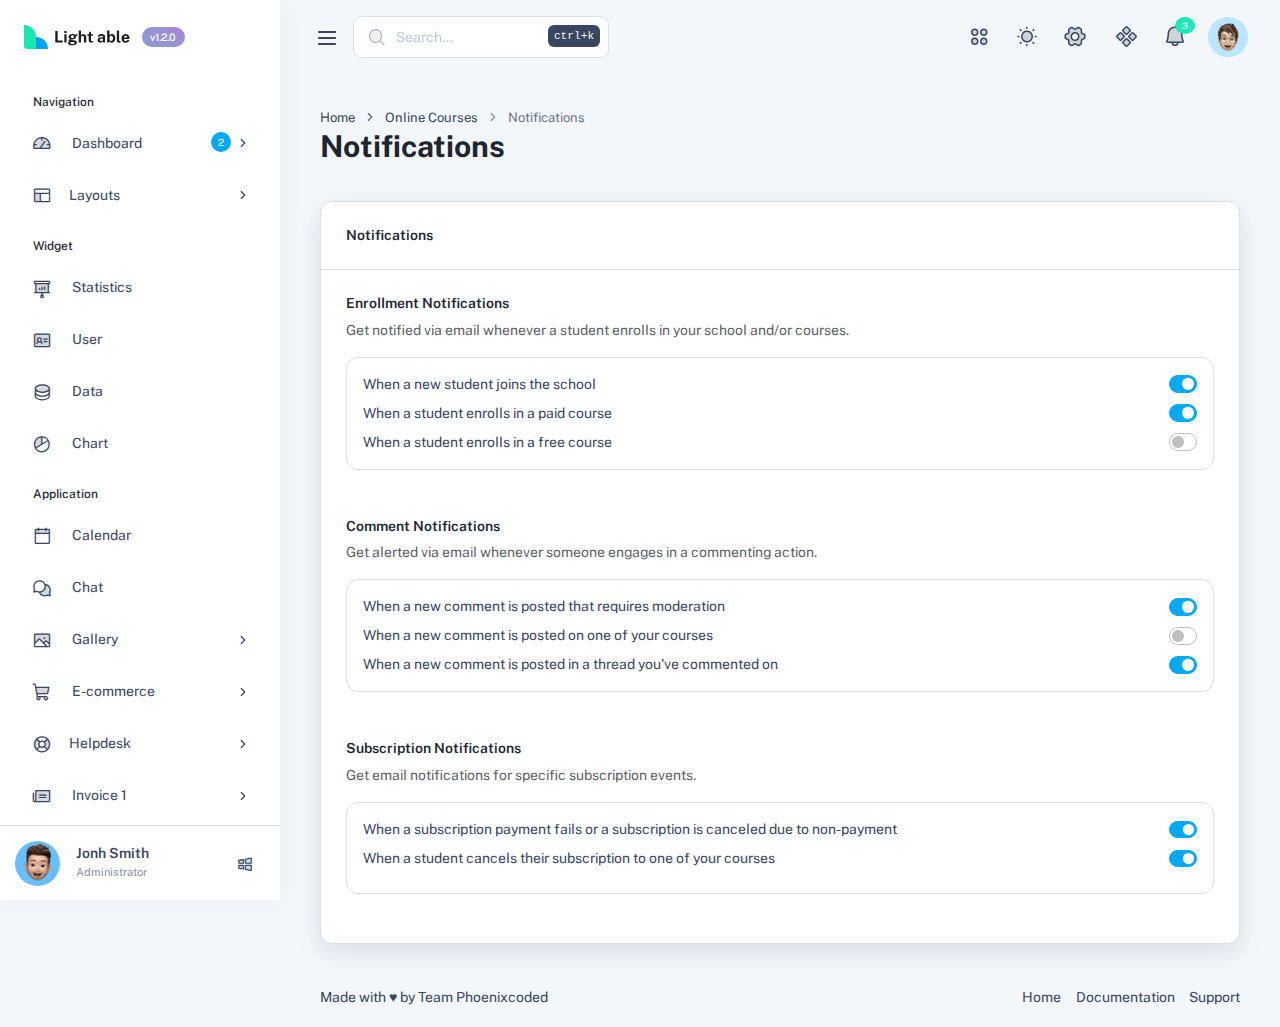
<file: .tpm/admins/course-setting-notifications.html>
<!doctype html>
<html lang="en">
  <!-- [Head] start -->

  <head>
    <title>Notifications | Light Able Admin & Dashboard Template</title>
    <!-- [Meta] -->
    <meta charset="utf-8" />
    <meta name="viewport" content="width=device-width, initial-scale=1.0, user-scalable=0, minimal-ui" />
    <meta http-equiv="X-UA-Compatible" content="IE=edge" />
    <meta
      name="description"
      content="Light Able admin and dashboard template offer a variety of UI elements and pages, ensuring your admin panel is both fast and effective."
    />
    <meta name="author" content="phoenixcoded" />

    <!-- [Favicon] icon -->
    <link rel="icon" href="../assets/images/favicon.svg" type="image/x-icon" />
 <!-- [Google Font : Public Sans] icon -->
<link href="https://fonts.googleapis.com/css2?family=Public+Sans:wght@400;500;600;700&amp;display=swap" rel="stylesheet" />
<!-- [phosphor Icons] https://phosphoricons.com/ -->
<link rel="stylesheet" href="../assets/fonts/phosphor/duotone/style.css" />
<!-- [Tabler Icons] https://tablericons.com -->
<link rel="stylesheet" href="../assets/fonts/tabler-icons.min.css" />
<!-- [Feather Icons] https://feathericons.com -->
<link rel="stylesheet" href="../assets/fonts/feather.css" />
<!-- [Font Awesome Icons] https://fontawesome.com/icons -->
<link rel="stylesheet" href="../assets/fonts/fontawesome.css" />
<!-- [Material Icons] https://fonts.google.com/icons -->
<link rel="stylesheet" href="../assets/fonts/material.css" />
<!-- [Template CSS Files] -->
<link rel="stylesheet" href="../assets/css/style.css" id="main-style-link" />
<link rel="stylesheet" href="../assets/css/style-preset.css" />

  </head>
  <!-- [Head] end -->
  <!-- [Body] Start -->

  <body data-pc-preset="preset-1" data-pc-sidebar-theme="light" data-pc-sidebar-caption="true" data-pc-direction="ltr" data-pc-theme="light">
    <!-- [ Pre-loader ] start -->
<div class="loader-bg">
  <div class="loader-track">
    <div class="loader-fill"></div>
  </div>
</div>
<!-- [ Pre-loader ] End -->
 <!-- [ Sidebar Menu ] start -->
<nav class="pc-sidebar">
  <div class="navbar-wrapper">
    <div class="m-header">
      <a href="../dashboard/index.html" class="b-brand text-primary">
        <!-- ========   Change your logo from here   ============ -->
        <img src="../assets/images/logo-dark.svg" alt="logo image" class="logo-lg" />
        <span class="badge bg-brand-color-2 rounded-pill ms-2 theme-version">v1.2.0</span>
      </a>
    </div>
    <div class="navbar-content">
      <ul class="pc-navbar">
        <li class="pc-item pc-caption">
          <label>Navigation</label>
          <i class="ph-duotone ph-gauge"></i>
        </li>
        <li class="pc-item pc-hasmenu">
          <a href="#!" class="pc-link">
            <span class="pc-micon">
              <i class="ph-duotone ph-gauge"></i>
            </span>
            <span class="pc-mtext">Dashboard</span>
            <span class="pc-arrow"><i data-feather="chevron-right"></i></span>
            <span class="pc-badge">2</span>
          </a>
          <ul class="pc-submenu">
            <li class="pc-item"><a class="pc-link" href="../dashboard/index.html">Analytics</a></li>
            <li class="pc-item"><a class="pc-link" href="../dashboard/affiliate.html">Affiliate</a></li>
            <li class="pc-item"><a class="pc-link" href="../dashboard/finance.html">Finance</a></li>
            <li class="pc-item"><a class="pc-link" href="helpdesk-dashboard.html">Helpdesk</a></li>
            <li class="pc-item"><a class="pc-link" href="../dashboard/invoice.html">Invoice</a></li>
          </ul>
        </li>
        <li class="pc-item pc-hasmenu">
          <a href="#!" class="pc-link"
            ><span class="pc-micon"> <i class="ph-duotone ph-layout"></i></span><span class="pc-mtext">Layouts</span
            ><span class="pc-arrow"><i data-feather="chevron-right"></i></span
          ></a>
          <ul class="pc-submenu">
            <li class="pc-item"><a class="pc-link" href="../demo/layout-horizontal.html">Horizontal</a></li>
            <li class="pc-item"><a class="pc-link" href="../demo/layout-vertical.html">Vertical</a></li>
            <li class="pc-item"><a class="pc-link" href="../demo/layout-vertical-tab.html">Vertical + Tab</a></li>
            <li class="pc-item"><a class="pc-link" href="../demo/layout-tab.html">Tab</a></li>
            <li class="pc-item"><a class="pc-link" href="../demo/layout-2-column.html">2 Column</a></li>
            <li class="pc-item"><a class="pc-link" href="../demo/layout-big-compact.html">Big Compact</a></li>
            <li class="pc-item"><a class="pc-link" href="../demo/layout-compact.html">Compact</a></li>
            <li class="pc-item"><a class="pc-link" href="../demo/layout-moduler.html">Moduler</a></li>
            <li class="pc-item"><a class="pc-link" href="../demo/layout-creative.html">Creative</a></li>
            <li class="pc-item"><a class="pc-link" href="../demo/layout-detached.html">Detached</a></li>
            <li class="pc-item"><a class="pc-link" href="../demo/layout-advanced.html">Advanced</a></li>
            <li class="pc-item"><a class="pc-link" href="../demo/layout-extended.html">Extended</a></li>
          </ul>
        </li>
        <li class="pc-item pc-caption">
          <label>Widget</label>
          <i class="ph-duotone ph-chart-pie"></i>
        </li>
        <li class="pc-item">
          <a href="../widget/w_statistics.html" class="pc-link">
            <span class="pc-micon">
              <i class="ph-duotone ph-projector-screen-chart"></i>
            </span>
            <span class="pc-mtext">Statistics</span>
          </a>
        </li>
        <li class="pc-item">
          <a href="../widget/w_user.html" class="pc-link">
            <span class="pc-micon">
              <i class="ph-duotone ph-identification-card"></i>
            </span>
            <span class="pc-mtext">User</span>
          </a>
        </li>
        <li class="pc-item">
          <a href="../widget/w_data.html" class="pc-link">
            <span class="pc-micon">
              <i class="ph-duotone ph-database"></i>
            </span>
            <span class="pc-mtext">Data</span>
          </a>
        </li>
        <li class="pc-item">
          <a href="../widget/w_chart.html" class="pc-link">
            <span class="pc-micon">
              <i class="ph-duotone ph-chart-pie"></i>
            </span>
            <span class="pc-mtext">Chart</span></a
          >
        </li>
        <li class="pc-item pc-caption">
          <label>Application</label>
          <i class="ph-duotone ph-buildings"></i>
        </li>
        <li class="pc-item">
          <a href="../application/calendar.html" class="pc-link">
            <span class="pc-micon">
              <i class="ph-duotone ph-calendar-blank"></i>
            </span>
            <span class="pc-mtext">Calendar</span></a
          >
        </li>
        <li class="pc-item">
          <a href="../application/chat.html" class="pc-link">
            <span class="pc-micon">
              <i class="ph-duotone ph-chats-circle"></i>
            </span>
            <span class="pc-mtext">Chat</span></a
          >
        </li>
        <li class="pc-item pc-hasmenu">
          <a href="#!" class="pc-link">
            <span class="pc-micon">
              <i class="ph-duotone ph-image"></i>
            </span>
            <span class="pc-mtext">Gallery</span><span class="pc-arrow"><i data-feather="chevron-right"></i></span
          ></a>
          <ul class="pc-submenu">
            <li class="pc-item"><a class="pc-link" href="../application/gallery-grid.html">Grid</a></li>
            <li class="pc-item"><a class="pc-link" href="../application/gallery-masonry.html">Masonry</a></li>
          </ul>
        </li>
        <li class="pc-item pc-hasmenu">
          <a href="#!" class="pc-link">
            <span class="pc-micon">
              <i class="ph-duotone ph-shopping-cart"></i>
            </span>
            <span class="pc-mtext">E-commerce</span><span class="pc-arrow"><i data-feather="chevron-right"></i></span
          ></a>
          <ul class="pc-submenu">
            <li class="pc-item"><a class="pc-link" href="../application/ecom_product.html">Product</a></li>
            <li class="pc-item"><a class="pc-link" href="../application/ecom_product-details.html">Product details</a></li>
            <li class="pc-item"><a class="pc-link" href="../application/ecom_product-list.html">Product List</a></li>
            <li class="pc-item"><a class="pc-link" href="../application/ecom_product-add.html">Add New Product</a></li>
            <li class="pc-item"><a class="pc-link" href="../application/ecom_checkout.html">Checkout</a></li>
          </ul>
        </li>
        <li class="pc-item pc-hasmenu">
          <a href="#!" class="pc-link"
            ><span class="pc-micon"><i class="ph-duotone ph-lifebuoy"></i></span><span class="pc-mtext">Helpdesk</span
            ><span class="pc-arrow"><i data-feather="chevron-right"></i></span
          ></a>
          <ul class="pc-submenu">
            <li class="pc-item"><a class="pc-link" href="helpdesk-dashboard.html">Dashboard</a></li>
            <li class="pc-item pc-hasmenu">
              <a class="pc-link" href="#!"
                >Ticket<span class="pc-arrow"><i data-feather="chevron-right"></i></span
              ></a>
              <ul class="pc-submenu">
                <li class="pc-item"><a class="pc-link" href="helpdesk-create-ticket.html">Create</a></li>
                <li class="pc-item"><a class="pc-link" href="helpdesk-ticket.html">List</a></li>
                <li class="pc-item"><a class="pc-link" href="helpdesk-ticket-details.html">Details</a></li>
              </ul>
            </li>
            <li class="pc-item"><a class="pc-link" href="helpdesk-customer.html">Customer</a></li>
          </ul>
        </li>
        <li class="pc-item pc-hasmenu">
          <a href="#!" class="pc-link">
            <span class="pc-micon">
              <i class="ph-duotone ph-newspaper"></i>
            </span>
            <span class="pc-mtext">Invoice 1</span><span class="pc-arrow"><i data-feather="chevron-right"></i></span
          ></a>
          <ul class="pc-submenu">
            <li class="pc-item"><a class="pc-link" href="../application/invoice-list.html">Invoice List</a></li>
            <li class="pc-item"><a class="pc-link" href="../application/invoice-create.html">Create</a></li>
            <li class="pc-item"><a class="pc-link" href="../application/invoice-view.html">Preview</a></li>
          </ul>
        </li>
        <li class="pc-item pc-hasmenu">
          <a href="#!" class="pc-link"
            ><span class="pc-micon"><i class="ph-duotone ph-newspaper"></i></span><span class="pc-mtext">Invoice 2</span
            ><span class="pc-arrow"><i data-feather="chevron-right"></i></span
          ></a>
          <ul class="pc-submenu">
            <li class="pc-item"><a class="pc-link" href="invoice-dashboard.html">Dashboard</a></li>
            <li class="pc-item"><a class="pc-link" href="invoice-create.html">Create</a></li>
            <li class="pc-item"><a class="pc-link" href="invoice-view.html">Details</a></li>
            <li class="pc-item"><a class="pc-link" href="invoice-list.html">List</a></li>
            <li class="pc-item"><a class="pc-link" href="invoice-edit.html">Edit</a></li>
          </ul>
        </li>
        <li class="pc-item">
          <a href="../application/mail.html" class="pc-link">
            <span class="pc-micon">
              <i class="ph-duotone ph-envelope-open"></i>
            </span>
            <span class="pc-mtext">Mail</span></a
          >
        </li>
        <li class="pc-item pc-hasmenu">
          <a href="#!" class="pc-link">
            <span class="pc-micon">
              <i class="ph-duotone ph-identification-badge"></i>
            </span>
            <span class="pc-mtext">Membership</span>
            <span class="pc-arrow"><i data-feather="chevron-right"></i></span>
          </a>
          <ul class="pc-submenu">
            <li class="pc-item"><a class="pc-link" href="membership-dashboard.html">Dashboard</a></li>
            <li class="pc-item"><a class="pc-link" href="membership-list.html">List</a></li>
            <li class="pc-item"><a class="pc-link" href="membership-pricing.html">Pricing</a></li>
            <li class="pc-item"><a class="pc-link" href="membership-setting.html">Setting</a></li>
          </ul>
        </li>
        <li class="pc-item pc-hasmenu">
          <a href="#!" class="pc-link">
            <span class="pc-micon">
              <i class="ph-duotone ph-books"></i>
            </span>
            <span class="pc-mtext">Online Courses</span>
            <span class="pc-arrow"><i data-feather="chevron-right"></i></span>
          </a>
          <ul class="pc-submenu">
            <li class="pc-item"><a class="pc-link" href="course-dashboard.html">Dashboard</a></li>
            <li class="pc-item pc-hasmenu">
              <a class="pc-link" href="#!"
                >Teacher<span class="pc-arrow"><i data-feather="chevron-right"></i></span
              ></a>
              <ul class="pc-submenu">
                <li class="pc-item"><a class="pc-link" href="course-teacher-list.html">List</a></li>
                <li class="pc-item"><a class="pc-link" href="course-teacher-apply.html">Apply</a></li>
                <li class="pc-item"><a class="pc-link" href="course-teacher-add.html">Add</a></li>
              </ul>
            </li>
            <li class="pc-item pc-hasmenu">
              <a class="pc-link" href="#!"
                >Student<span class="pc-arrow"><i data-feather="chevron-right"></i></span
              ></a>
              <ul class="pc-submenu">
                <li class="pc-item"><a class="pc-link" href="course-student-list.html">list</a></li>
                <li class="pc-item"><a class="pc-link" href="course-student-apply.html">Apply</a></li>
                <li class="pc-item"><a class="pc-link" href="course-student-add.html">Add</a></li>
              </ul>
            </li>
            <li class="pc-item pc-hasmenu">
              <a class="pc-link" href="#!"
                >Courses<span class="pc-arrow"><i data-feather="chevron-right"></i></span
              ></a>
              <ul class="pc-submenu">
                <li class="pc-item"><a class="pc-link" href="course-course-view.html">View</a></li>
                <li class="pc-item"><a class="pc-link" href="course-course-add.html">Add</a></li>
              </ul>
            </li>
            <li class="pc-item"><a class="pc-link" href="course-pricing.html">Pricing</a></li>
            <li class="pc-item"><a class="pc-link" href="course-site.html">Site</a></li>
            <li class="pc-item pc-hasmenu">
              <a class="pc-link" href="#!"
                >Setting<span class="pc-arrow"><i data-feather="chevron-right"></i></span
              ></a>
              <ul class="pc-submenu">
                <li class="pc-item"><a class="pc-link" href="course-setting-payment.html">Payment</a></li>
                <li class="pc-item"><a class="pc-link" href="course-setting-pricing.html">Pricing</a></li>
                <li class="pc-item"><a class="pc-link" href="course-setting-notifications.html">Notifications</a></li>
              </ul>
            </li>
          </ul>
        </li>
        <li class="pc-item">
          <a href="../application/plans.html" class="pc-link">
            <span class="pc-micon">
              <i class="ph-duotone ph-currency-circle-dollar"></i>
            </span>
            <span class="pc-mtext">Plans</span></a
          >
        </li>
        <li class="pc-item pc-hasmenu">
          <a href="#!" class="pc-link">
            <span class="pc-micon">
              <i class="ph-duotone ph-user-circle"></i>
            </span>
            <span class="pc-mtext">Users</span><span class="pc-arrow"><i data-feather="chevron-right"></i></span
          ></a>
          <ul class="pc-submenu">
            <li class="pc-item"><a class="pc-link" href="../application/account-profile.html">Account Profile</a></li>
            <li class="pc-item"><a class="pc-link" href="../application/social-media.html">Social media</a></li>
            <li class="pc-item"><a class="pc-link" href="../application/user-card.html">User Card</a></li>
            <li class="pc-item"><a class="pc-link" href="../application/user-list.html">User List</a></li>
            <li class="pc-item"><a class="pc-link" href="../application/team.html">Team</a></li>
          </ul>
        </li>

        <li class="pc-item pc-caption">
          <label>Pages</label>
          <i class="ph-duotone ph-devices"></i>
        </li>
        <li class="pc-item pc-hasmenu">
          <a href="#!" class="pc-link">
            <span class="pc-micon">
              <i class="ph-duotone ph-shield-checkered"></i>
            </span>
            <span class="pc-mtext">Authentication</span><span class="pc-arrow"><i data-feather="chevron-right"></i></span
          ></a>
          <ul class="pc-submenu">
            <li class="pc-item pc-hasmenu">
              <a href="#!" class="pc-link"
                >Authentication 1<span class="pc-arrow"><i data-feather="chevron-right"></i></span
              ></a>
              <ul class="pc-submenu">
                <li class="pc-item"><a class="pc-link" target="_blank" href="../pages/login-v1.html">Login</a></li>
                <li class="pc-item"><a class="pc-link" target="_blank" href="../pages/register-v1.html">Register</a></li>
                <li class="pc-item"><a class="pc-link" target="_blank" href="../pages/forgot-password-v1.html">Forgot Password</a></li>
                <li class="pc-item"><a class="pc-link" target="_blank" href="../pages/reset-password-v1.html">reset password</a> </li>
                <li class="pc-item"><a class="pc-link" target="_blank" href="../pages/code-verification-v1.html">code verification</a></li>
              </ul>
            </li>
            <li class="pc-item pc-hasmenu">
              <a href="#!" class="pc-link"
                >Authentication 2<span class="pc-arrow"><i data-feather="chevron-right"></i></span
              ></a>
              <ul class="pc-submenu">
                <li class="pc-item"><a class="pc-link" target="_blank" href="../pages/login-v2.html">Login</a></li>
                <li class="pc-item"><a class="pc-link" target="_blank" href="../pages/register-v2.html">Register</a></li>
                <li class="pc-item"><a class="pc-link" target="_blank" href="../pages/forgot-password-v2.html">Forgot password</a> </li>
                <li class="pc-item"><a class="pc-link" target="_blank" href="../pages/reset-password-v2.html">reset password</a> </li>
                <li class="pc-item"><a class="pc-link" target="_blank" href="../pages/code-verification-v2.html">code verification</a></li>
              </ul>
            </li>
            <li class="pc-item"><a class="pc-link" href="../pages/login-modal.html">Login Modal</a></li>
          </ul>
        </li>
        <li class="pc-item pc-hasmenu">
          <a href="#!" class="pc-link">
            <span class="pc-micon">
              <i class="ph-duotone ph-wrench"></i>
            </span>
            <span class="pc-mtext">Maintenance</span><span class="pc-arrow"><i data-feather="chevron-right"></i></span>
          </a>
          <ul class="pc-submenu">
            <li class="pc-item"><a class="pc-link" target="_blank" href="../pages/error-404.html">Error 404</a></li>
            <li class="pc-item"><a class="pc-link" target="_blank" href="../pages/connection-lost.html">Connection lost</a></li>
            <li class="pc-item"><a class="pc-link" target="_blank" href="../pages/under-construction.html">Under Construction</a></li>
            <li class="pc-item"><a class="pc-link" target="_blank" href="../pages/coming-soon.html">Coming soon</a></li>
          </ul>
        </li>
        <li class="pc-item"
          ><a href="../pages/contact-us.html" class="pc-link"
            ><span class="pc-micon"> <i class="ph-duotone ph-target"></i> </span><span class="pc-mtext">Contact Us</span></a
          >
        </li>
        <li class="pc-item"
          ><a href="../index.html" class="pc-link" target="_blank"
            ><span class="pc-micon"> <i class="ph-duotone ph-rocket"></i> </span>
            <span class="pc-mtext pc-icon-link">Landing <i class="ti ti-link text-primary f-14"></i></span>
          </a>
        </li>
        <li class="pc-item"
          ><a href="../pages/loading.html" class="pc-link"
            ><span class="pc-micon"> <i class="ph-duotone ph-fan"></i> </span><span class="pc-mtext">Loading</span></a
          >
        </li>
        <li class="pc-item pc-hasmenu">
          <a href="#!" class="pc-link">
            <span class="pc-micon">
              <i class="ph-duotone ph-magnifying-glass"></i>
            </span>
            <span class="pc-mtext">Search</span><span class="pc-arrow"><i data-feather="chevron-right"></i></span
          ></a>
          <ul class="pc-submenu">
            <li class="pc-item"><a class="pc-link" href="../pages/search-page.html">Search Page</a></li>
            <li class="pc-item"><a class="pc-link" href="../pages/contact-search.html">Contact Search</a></li>
          </ul>
        </li>
        <li class="pc-item">
          <a href="../pages/settings.html" class="pc-link">
            <span class="pc-micon">
              <i class="ph-duotone ph-globe"></i>
            </span>
            <span class="pc-mtext">Site Settings</span>
          </a>
        </li>
        <li class="pc-item pc-caption">
          <label>UI Components</label>
          <i class="ph-duotone ph-compass-tool"></i>
        </li>
        <li class="pc-item">
          <a href="../elements/bc_alert.html" class="pc-link" target="_blank"
            ><span class="pc-micon"> <i class="ph-duotone ph-compass-tool"></i></span>
            <span class="pc-mtext pc-icon-link">Components <i class="ti ti-link text-primary f-14"></i></span>
          </a>
        </li>
        <li class="pc-item">
          <a href="../elements/animation.html" class="pc-link">
            <span class="pc-micon"> <i class="ph-duotone ph-flower"></i> </span><span class="pc-mtext">Animation</span></a
          >
        </li>
        <li class="pc-item pc-hasmenu">
          <a href="#!" class="pc-link"
            ><span class="pc-micon"> <i class="ph-duotone ph-flower-lotus"></i></span><span class="pc-mtext">Icons</span
            ><span class="pc-arrow"><i data-feather="chevron-right"></i></span
          ></a>
          <ul class="pc-submenu">
            <li class="pc-item"><a class="pc-link" href="../elements/icon-feather.html">Feather</a></li>
            <li class="pc-item"><a class="pc-link" href="../elements/icon-fontawesome.html">Font Awesome 5</a></li>
            <li class="pc-item"><a class="pc-link" href="../elements/icon-material.html">Material</a></li>
            <li class="pc-item"><a class="pc-link" href="../elements/icon-tabler.html">Tabler</a></li>
            <li class="pc-item"><a class="pc-link" href="../elements/icon-phosphor.html">Phosphor</a></li>
            <li class="pc-item"><a class="pc-link" href="../elements/icon-custom.html">Custom</a></li>
          </ul>
        </li>
        <li class="pc-item pc-caption">
          <label>Forms</label>
          <i class="ph-duotone ph-textbox"></i>
        </li>
        <li class="pc-item pc-hasmenu">
          <a href="#!" class="pc-link">
            <span class="pc-micon">
              <i class="ph-duotone ph-textbox"></i>
            </span>
            <span class="pc-mtext">Forms Elements</span><span class="pc-arrow"><i data-feather="chevron-right"></i></span
          ></a>
          <ul class="pc-submenu">
            <li class="pc-item"><a class="pc-link" href="../forms/form_elements.html">Form Basic</a></li>
            <li class="pc-item"><a class="pc-link" href="../forms/form_floating.html">Form Floating</a></li>
            <li class="pc-item"><a class="pc-link" href="../forms/form2_basic.html">Form Options</a></li>
            <li class="pc-item"><a class="pc-link" href="../forms/form2_input_group.html">Input Groups</a></li>
            <li class="pc-item"><a class="pc-link" href="../forms/form2_checkbox.html">Checkbox</a></li>
            <li class="pc-item"><a class="pc-link" href="../forms/form2_radio.html">Radio</a></li>
            <li class="pc-item"><a class="pc-link" href="../forms/form2_switch.html">Switch</a></li>
            <li class="pc-item"><a class="pc-link" href="../forms/form2_megaoption.html">Mega option</a></li>
          </ul>
        </li>
        <li class="pc-item pc-hasmenu">
          <a href="#!" class="pc-link">
            <span class="pc-micon">
              <i class="ph-duotone ph-plug-charging"></i>
            </span>
            <span class="pc-mtext">Forms Plugins</span><span class="pc-arrow"><i data-feather="chevron-right"></i></span
          ></a>
          <ul class="pc-submenu">
            <li class="pc-item pc-hasmenu">
              <a class="pc-link" href="#"
                >Date<span class="pc-arrow"><i data-feather="chevron-right"></i></span
              ></a>
              <ul class="pc-submenu">
                <li class="pc-item"><a class="pc-link" href="../forms/form2_datepicker.html">Datepicker</a></li>
                <li class="pc-item"><a class="pc-link" href="../forms/form2_daterangepicker.html">Date Range Picker</a> </li>
                <li class="pc-item"><a class="pc-link" href="../forms/form2_timepicker.html">Timepicker</a></li>
              </ul>
            </li>
            <li class="pc-item pc-hasmenu">
              <a class="pc-link" href="#"
                >Select<span class="pc-arrow"><i data-feather="chevron-right"></i></span
              ></a>
              <ul class="pc-submenu">
                <li class="pc-item"><a class="pc-link" href="../forms/form2_choices.html">Choices js</a></li>
              </ul>
            </li>
            <li class="pc-item"><a class="pc-link" href="../forms/form2_rating.html">Rating</a></li>
            <li class="pc-item"><a class="pc-link" href="../forms/form2_recaptcha.html">Google reCaptcha</a></li>
            <li class="pc-item"><a class="pc-link" href="../forms/form2_inputmask.html">Input Masks</a></li>
            <li class="pc-item"><a class="pc-link" href="../forms/form2_clipboard.html">Clipboard</a></li>
            <li class="pc-item"><a class="pc-link" href="../forms/form2_nouislider.html">Nouislider</a></li>
            <li class="pc-item"><a class="pc-link" href="../forms/form2_switchjs.html">Bootstrap Switch</a></li>
            <li class="pc-item"><a class="pc-link" href="../forms/form2_typeahead.html">Typeahead</a></li>
          </ul>
        </li>
        <li class="pc-item pc-hasmenu">
          <a href="#!" class="pc-link">
            <span class="pc-micon">
              <i class="ph-duotone ph-pen-nib"></i>
            </span>
            <span class="pc-mtext">Text Editors</span><span class="pc-arrow"><i data-feather="chevron-right"></i></span
          ></a>
          <ul class="pc-submenu">
            <li class="pc-item"><a class="pc-link" href="../forms/form2_tinymce.html">Tinymce</a></li>
            <li class="pc-item"><a class="pc-link" href="../forms/form2_quill.html">Quill</a></li>
            <li class="pc-item pc-hasmenu">
              <a class="pc-link" href="#"
                >CK editor<span class="pc-arrow"><i data-feather="chevron-right"></i></span
              ></a>
              <ul class="pc-submenu">
                <li class="pc-item"><a class="pc-link" href="../forms/editor-classic.html">classic</a></li>
                <li class="pc-item"><a class="pc-link" href="../forms/editor-document.html">Document</a></li>
                <li class="pc-item"><a class="pc-link" href="../forms/editor-inline.html">Inline</a></li>
                <li class="pc-item"><a class="pc-link" href="../forms/editor-balloon.html">Balloon</a></li>
              </ul>
            </li>
            <li class="pc-item"><a class="pc-link" href="../forms/form2_markdown.html">Markdown</a></li>
          </ul>
        </li>
        <li class="pc-item pc-hasmenu">
          <a href="#!" class="pc-link">
            <span class="pc-micon">
              <i class="ph-duotone ph-windows-logo"></i>
            </span>
            <span class="pc-mtext">Form Layouts</span><span class="pc-arrow"><i data-feather="chevron-right"></i></span
          ></a>
          <ul class="pc-submenu">
            <li class="pc-item"><a class="pc-link" href="../forms/form2_lay-default.html">Layouts</a></li>
            <li class="pc-item"><a class="pc-link" href="../forms/form2_lay-multicolumn.html">Multicolumn</a></li>
            <li class="pc-item"><a class="pc-link" href="../forms/form2_lay-actionbars.html">Actionbars</a></li>
            <li class="pc-item"><a class="pc-link" href="../forms/form2_lay-stickyactionbars.html">Sticky Action bars</a> </li>
          </ul>
        </li>
        <li class="pc-item pc-hasmenu">
          <a href="#!" class="pc-link">
            <span class="pc-micon">
              <i class="ph-duotone ph-cloud-arrow-up"></i>
            </span>
            <span class="pc-mtext">File upload</span><span class="pc-arrow"><i data-feather="chevron-right"></i></span
          ></a>
          <ul class="pc-submenu">
            <li class="pc-item"><a class="pc-link" href="../forms/file-upload.html">Dropzone</a></li>
            <li class="pc-item"><a class="pc-link" href="../forms/form2_flu-uppy.html">Uppy</a></li>
          </ul>
        </li>
        <li class="pc-item">
          <a href="../forms/form2_wizard.html" class="pc-link">
            <span class="pc-micon">
              <i class="ph-duotone ph-tabs"></i>
            </span>
            <span class="pc-mtext">wizard</span></a
          >
        </li>
        <li class="pc-item">
          <a href="../forms/form-validation.html" class="pc-link">
            <span class="pc-micon">
              <i class="ph-duotone ph-password"></i>
            </span>
            <span class="pc-mtext">Form Validation</span></a
          >
        </li>
        <li class="pc-item"
          ><a href="../forms/image_crop.html" class="pc-link">
            <span class="pc-micon">
              <i class="ph-duotone ph-crop"></i>
            </span>
            <span class="pc-mtext">Image cropper</span></a
          ></li
        >
        <li class="pc-item pc-caption">
          <label>table</label>
          <i class="ph-duotone ph-table"></i>
        </li>
        <li class="pc-item pc-hasmenu">
          <a href="#!" class="pc-link">
            <span class="pc-micon">
              <i class="ph-duotone ph-table"></i>
            </span>
            <span class="pc-mtext">Bootstrap Table</span><span class="pc-arrow"><i data-feather="chevron-right"></i></span
          ></a>
          <ul class="pc-submenu">
            <li class="pc-item"><a class="pc-link" href="../table/tbl_bootstrap.html">Basic table</a></li>
            <li class="pc-item"><a class="pc-link" href="../table/tbl_sizing.html">Sizing table</a></li>
            <li class="pc-item"><a class="pc-link" href="../table/tbl_border.html">Border table</a></li>
            <li class="pc-item"><a class="pc-link" href="../table/tbl_styling.html">Styling table</a></li>
          </ul>
        </li>
        <li class="pc-item pc-hasmenu">
          <a href="#!" class="pc-link">
            <span class="pc-micon">
              <i class="ph-duotone ph-grid-nine"></i>
            </span>
            <span class="pc-mtext">Vanilla Table</span><span class="pc-arrow"><i data-feather="chevron-right"></i></span
          ></a>
          <ul class="pc-submenu">
            <li class="pc-item"><a class="pc-link" href="../table/tbl_dt-simple.html">Basic initialization</a></li>
            <li class="pc-item"><a class="pc-link" href="../table/tbl_dt-dynamic-import.html">Dynamic Import</a></li>
            <li class="pc-item"><a class="pc-link" href="../table/tbl_dt-render-column-cells.html">Render Column Cells</a></li>
            <li class="pc-item"><a class="pc-link" href="../table/tbl_dt-column-manipulation.html">Column Manipulation</a></li>
            <li class="pc-item"><a class="pc-link" href="../table/tbl_dt-datetime-sorting.html">Datetime Sorting</a></li>
            <li class="pc-item"><a class="pc-link" href="../table/tbl_dt-methods.html">Methods</a></li>
            <li class="pc-item"><a class="pc-link" href="../table/tbl_dt-add-rows.html">Add Rows</a></li>
            <li class="pc-item"><a class="pc-link" href="../table/tbl_dt-fetch-api.html">Fetch API</a></li>
            <li class="pc-item"><a class="pc-link" href="../table/tbl_dt-filters.html">Filters</a></li>
            <li class="pc-item"><a class="pc-link" href="../table/tbl_dt-export.html">Export</a></li>
          </ul>
        </li>
        <li class="pc-item pc-hasmenu">
          <a href="#!" class="pc-link">
            <span class="pc-micon">
              <i class="ph-duotone ph-text-columns"></i>
            </span>
            <span class="pc-mtext">Data table</span><span class="pc-arrow"><i data-feather="chevron-right"></i></span
          ></a>
          <ul class="pc-submenu">
            <li class="pc-item"><a class="pc-link" href="../table/dt_advance.html">Advance initialization</a></li>
            <li class="pc-item"><a class="pc-link" href="../table/dt_styling.html">Styling</a></li>
            <li class="pc-item"><a class="pc-link" href="../table/dt_api.html">API</a></li>
            <li class="pc-item"><a class="pc-link" href="../table/dt_plugin.html">Plug-in</a></li>
            <li class="pc-item"><a class="pc-link" href="../table/dt_sources.html">Data sources</a></li>
          </ul>
        </li>
        <li class="pc-item pc-hasmenu">
          <a href="#!" class="pc-link">
            <span class="pc-micon">
              <i class="ph-duotone ph-wall"></i>
            </span>
            <span class="pc-mtext">DT extensions</span><span class="pc-arrow"><i data-feather="chevron-right"></i></span
          ></a>
          <ul class="pc-submenu">
            <li class="pc-item"><a class="pc-link" href="../table/dt_ext_autofill.html">Autofill</a></li>
            <li class="pc-item pc-hasmenu">
              <a href="#!" class="pc-link"
                >Button<span class="pc-arrow"><i data-feather="chevron-right"></i></span
              ></a>
              <ul class="pc-submenu">
                <li class="pc-item"><a class="pc-link" href="../table/dt_ext_basic_buttons.html">Basic button</a></li>
                <li class="pc-item"><a class="pc-link" href="../table/dt_ext_export_buttons.html">Data export</a></li>
              </ul>
            </li>
            <li class="pc-item"><a class="pc-link" href="../table/dt_ext_col_reorder.html">Col reorder</a></li>
            <li class="pc-item"><a class="pc-link" href="../table/dt_ext_fixed_columns.html">Fixed columns</a></li>
            <li class="pc-item"><a class="pc-link" href="../table/dt_ext_fixed_header.html">Fixed header</a></li>
            <li class="pc-item"><a class="pc-link" href="../table/dt_ext_key_table.html">Key table</a></li>
            <li class="pc-item"><a class="pc-link" href="../table/dt_ext_responsive.html">Responsive</a></li>
            <li class="pc-item"><a class="pc-link" href="../table/dt_ext_row_reorder.html">Row reorder</a></li>
            <li class="pc-item"><a class="pc-link" href="../table/dt_ext_scroller.html">Scroller</a></li>
            <li class="pc-item"><a class="pc-link" href="../table/dt_ext_select.html">Select table</a></li>
          </ul>
        </li>
        <li class="pc-item pc-caption">
          <label>Charts &amp; Maps</label>
          <i class="ph-duotone ph-chart-pie-slice"></i>
        </li>
        <li class="pc-item pc-hasmenu">
          <a href="#!" class="pc-link">
            <span class="pc-micon">
              <i class="ph-duotone ph-chart-donut"></i>
            </span>
            <span class="pc-mtext">Charts</span><span class="pc-arrow"><i data-feather="chevron-right"></i></span
          ></a>
          <ul class="pc-submenu">
            <li class="pc-item"><a class="pc-link" href="../chart/chart-apex.html">Apex Chart</a></li>
            <li class="pc-item"><a class="pc-link" href="../chart/chart-peity.html">Peity Chart</a></li>
          </ul>
        </li>
        <li class="pc-item pc-hasmenu">
          <a href="#!" class="pc-link">
            <span class="pc-micon">
              <i class="ph-duotone ph-map-trifold"></i>
            </span>
            <span class="pc-mtext">Maps</span><span class="pc-arrow"><i data-feather="chevron-right"></i></span
          ></a>
          <ul class="pc-submenu">
            <li class="pc-item"><a class="pc-link" href="../chart/map-vector.html">Vector Map</a></li>
            <li class="pc-item"><a class="pc-link" href="../chart/map-gmap.html">Gmaps</a></li>
          </ul>
        </li>

        <li class="pc-item pc-caption">
          <label>Other</label>
          <i class="ph-duotone ph-suitcase"></i>
        </li>
        <li class="pc-item pc-hasmenu">
          <a href="#!" class="pc-link"
            ><span class="pc-micon"> <i class="ph-duotone ph-tree-structure"></i> </span><span class="pc-mtext">Menu levels</span
            ><span class="pc-arrow"><i data-feather="chevron-right"></i></span
          ></a>
          <ul class="pc-submenu">
            <li class="pc-item"><a class="pc-link" href="#!">Level 2.1</a></li>
            <li class="pc-item pc-hasmenu">
              <a href="#!" class="pc-link"
                >Level 2.2<span class="pc-arrow"><i data-feather="chevron-right"></i></span
              ></a>
              <ul class="pc-submenu">
                <li class="pc-item"><a class="pc-link" href="#!">Level 3.1</a></li>
                <li class="pc-item"><a class="pc-link" href="#!">Level 3.2</a></li>
                <li class="pc-item pc-hasmenu">
                  <a href="#!" class="pc-link"
                    >Level 3.3<span class="pc-arrow"><i data-feather="chevron-right"></i></span
                  ></a>
                  <ul class="pc-submenu">
                    <li class="pc-item"><a class="pc-link" href="#!">Level 4.1</a></li>
                    <li class="pc-item"><a class="pc-link" href="#!">Level 4.2</a></li>
                  </ul>
                </li>
              </ul>
            </li>
            <li class="pc-item pc-hasmenu">
              <a href="#!" class="pc-link"
                >Level 2.3<span class="pc-arrow"><i data-feather="chevron-right"></i></span
              ></a>
              <ul class="pc-submenu">
                <li class="pc-item"><a class="pc-link" href="#!">Level 3.1</a></li>
                <li class="pc-item"><a class="pc-link" href="#!">Level 3.2</a></li>
                <li class="pc-item pc-hasmenu">
                  <a href="#!" class="pc-link"
                    >Level 3.3<span class="pc-arrow"><i data-feather="chevron-right"></i></span
                  ></a>
                  <ul class="pc-submenu">
                    <li class="pc-item"><a class="pc-link" href="#!">Level 4.1</a></li>
                    <li class="pc-item"><a class="pc-link" href="#!">Level 4.2</a></li>
                  </ul>
                </li>
              </ul>
            </li>
          </ul>
        </li>
        <li class="pc-item"
          ><a href="../other/sample-page.html" class="pc-link">
            <span class="pc-micon">
              <i class="ph-duotone ph-desktop"></i>
            </span>
            <span class="pc-mtext">Sample page</span></a
          ></li
        >

      </ul>
      <div class="card nav-action-card bg-brand-color-4">
        <div class="card-body" style="background-image: url('../assets/images/layout/nav-card-bg.svg')">
          <h5 class="text-dark">Help Center</h5>
          <p class="text-dark text-opacity-75">Please contact us for more questions.</p>
          <a href="https://phoenixcoded.support-hub.io/" class="btn btn-primary" target="_blank">Go to help Center</a>
        </div>
      </div>
    </div>
    <div class="card pc-user-card">
      <div class="card-body">
        <div class="d-flex align-items-center">
          <div class="flex-shrink-0">
            <img src="../assets/images/user/avatar-1.jpg" alt="user-image" class="user-avtar wid-45 rounded-circle" />
          </div>
          <div class="flex-grow-1 ms-3">
            <div class="dropdown">
              <a href="#" class="arrow-none dropdown-toggle" data-bs-toggle="dropdown" aria-expanded="false" data-bs-offset="0,20">
                <div class="d-flex align-items-center">
                  <div class="flex-grow-1 me-2">
                    <h6 class="mb-0">Jonh Smith</h6>
                    <small>Administrator</small>
                  </div>
                  <div class="flex-shrink-0">
                    <div class="btn btn-icon btn-link-secondary avtar">
                      <i class="ph-duotone ph-windows-logo"></i>
                    </div>
                  </div>
                </div>
              </a>
              <div class="dropdown-menu">
                <ul>
                  <li>
                    <a class="pc-user-links">
                      <i class="ph-duotone ph-user"></i>
                      <span>My Account</span>
                    </a>
                  </li>
                  <li>
                    <a class="pc-user-links">
                      <i class="ph-duotone ph-gear"></i>
                      <span>Settings</span>
                    </a>
                  </li>
                  <li>
                    <a class="pc-user-links">
                      <i class="ph-duotone ph-lock-key"></i>
                      <span>Lock Screen</span>
                    </a>
                  </li>
                  <li>
                    <a class="pc-user-links">
                      <i class="ph-duotone ph-power"></i>
                      <span>Logout</span>
                    </a>
                  </li>
                </ul>
              </div>
            </div>
          </div>
        </div>
      </div>
    </div>
  </div>
</nav>
<!-- [ Sidebar Menu ] end -->
 <!-- [ Header Topbar ] start -->
<header class="pc-header">
  <div class="header-wrapper"> <!-- [Mobile Media Block] start -->
<div class="me-auto pc-mob-drp">
  <ul class="list-unstyled">
    <!-- ======= Menu collapse Icon ===== -->
    <li class="pc-h-item pc-sidebar-collapse">
      <a href="#" class="pc-head-link ms-0" id="sidebar-hide">
        <i class="ti ti-menu-2"></i>
      </a>
    </li>
    <li class="pc-h-item pc-sidebar-popup">
      <a href="#" class="pc-head-link ms-0" id="mobile-collapse">
        <i class="ti ti-menu-2"></i>
      </a>
    </li>
    <li class="dropdown pc-h-item d-inline-flex d-md-none">
      <a
        class="pc-head-link dropdown-toggle arrow-none m-0"
        data-bs-toggle="dropdown"
        href="#"
        role="button"
        aria-haspopup="false"
        aria-expanded="false"
      >
        <i class="ph-duotone ph-magnifying-glass"></i>
      </a>
      <div class="dropdown-menu pc-h-dropdown drp-search">
        <form class="px-3">
          <div class="mb-0 d-flex align-items-center">
            <input type="search" class="form-control border-0 shadow-none" placeholder="Search..." />
            <button class="btn btn-light-secondary btn-search">Search</button>
          </div>
        </form>
      </div>
    </li>
    <li class="pc-h-item d-none d-md-inline-flex">
      <form class="form-search">
        <i class="ph-duotone ph-magnifying-glass icon-search"></i>
        <input type="search" class="form-control" placeholder="Search..." />

        <button class="btn btn-search" style="padding: 0"><kbd>ctrl+k</kbd></button>
      </form>
    </li>
  </ul>
</div>
<!-- [Mobile Media Block end] -->
<div class="ms-auto">
  <ul class="list-unstyled">
    <li class="dropdown pc-h-item d-none d-md-inline-flex">
      <a
        class="pc-head-link dropdown-toggle arrow-none me-0"
        data-bs-toggle="dropdown"
        href="#"
        role="button"
        aria-haspopup="false"
        aria-expanded="false"
      >
        <i class="ph-duotone ph-circles-four"></i>
      </a>
      <div class="dropdown-menu dropdown-qta dropdown-menu-end pc-h-dropdown">
        <div class="overflow-hidden">
          <div class="qta-links m-n1">
            <a href="#!" class="dropdown-item">
              <i class="ph-duotone ph-shopping-cart"></i>
              <span>E-commerce</span>
            </a>
            <a href="#!" class="dropdown-item">
              <i class="ph-duotone ph-lifebuoy"></i>
              <span>Helpdesk</span>
            </a>
            <a href="#!" class="dropdown-item">
              <i class="ph-duotone ph-scroll"></i>
              <span>Invoice</span>
            </a>
            <a href="#!" class="dropdown-item">
              <i class="ph-duotone ph-books"></i>
              <span>Online Courses</span>
            </a>
            <a href="#!" class="dropdown-item">
              <i class="ph-duotone ph-envelope-open"></i>
              <span>Mail</span>
            </a>
            <a href="#!" class="dropdown-item">
              <i class="ph-duotone ph-identification-badge"></i>
              <span>Membership</span>
            </a>
            <a href="#!" class="dropdown-item">
              <i class="ph-duotone ph-chats-circle"></i>
              <span>Chat</span>
            </a>
            <a href="#!" class="dropdown-item">
              <i class="ph-duotone ph-currency-circle-dollar"></i>
              <span>Plans</span>
            </a>
            <a href="#!" class="dropdown-item">
              <i class="ph-duotone ph-user-circle"></i>
              <span>Users</span>
            </a>
          </div>
        </div>
      </div>
    </li>
    <li class="dropdown pc-h-item">
      <a
        class="pc-head-link dropdown-toggle arrow-none me-0"
        data-bs-toggle="dropdown"
        href="#"
        role="button"
        aria-haspopup="false"
        aria-expanded="false"
      >
        <i class="ph-duotone ph-sun-dim"></i>
      </a>
      <div class="dropdown-menu dropdown-menu-end pc-h-dropdown">
        <a href="#!" class="dropdown-item" onclick="layout_change('dark')">
          <i class="ph-duotone ph-moon"></i>
          <span>Dark</span>
        </a>
        <a href="#!" class="dropdown-item" onclick="layout_change('light')">
          <i class="ph-duotone ph-sun-dim"></i>
          <span>Light</span>
        </a>
        <a href="#!" class="dropdown-item" onclick="layout_change_default()">
          <i class="ph-duotone ph-cpu"></i>
          <span>Default</span>
        </a>
      </div>
    </li>
    <li class="pc-h-item">
      <a class="pc-head-link pct-c-btn" href="#" data-bs-toggle="offcanvas" data-bs-target="#offcanvas_pc_layout">
        <i class="ph-duotone ph-gear-six"></i>
      </a>
    </li>
    <li class="dropdown pc-h-item">
      <a
        class="pc-head-link dropdown-toggle arrow-none me-0"
        data-bs-toggle="dropdown"
        href="#"
        role="button"
        aria-haspopup="false"
        aria-expanded="false"
      >
        <i class="ph-duotone ph-diamonds-four"></i>
      </a>
      <div class="dropdown-menu dropdown-menu-end pc-h-dropdown">
        <a href="#!" class="dropdown-item">
          <i class="ph-duotone ph-user"></i>
          <span>My Account</span>
        </a>
        <a href="#!" class="dropdown-item">
          <i class="ph-duotone ph-gear"></i>
          <span>Settings</span>
        </a>
        <a href="#!" class="dropdown-item">
          <i class="ph-duotone ph-lifebuoy"></i>
          <span>Support</span>
        </a>
        <a href="#!" class="dropdown-item">
          <i class="ph-duotone ph-lock-key"></i>
          <span>Lock Screen</span>
        </a>
        <a href="#!" class="dropdown-item">
          <i class="ph-duotone ph-power"></i>
          <span>Logout</span>
        </a>
      </div>
    </li>
    <li class="dropdown pc-h-item">
      <a
        class="pc-head-link dropdown-toggle arrow-none me-0"
        data-bs-toggle="dropdown"
        href="#"
        role="button"
        aria-haspopup="false"
        aria-expanded="false"
      >
        <i class="ph-duotone ph-bell"></i>
        <span class="badge bg-success pc-h-badge">3</span>
      </a>
      <div class="dropdown-menu dropdown-notification dropdown-menu-end pc-h-dropdown">
        <div class="dropdown-header d-flex align-items-center justify-content-between">
          <h5 class="m-0">Notifications</h5>
          <ul class="list-inline ms-auto mb-0">
            <li class="list-inline-item">
              <a href="../application/mail.html" class="avtar avtar-s btn-link-hover-primary">
                <i class="ti ti-link f-18"></i>
              </a>
            </li>
          </ul>
        </div>
        <div class="dropdown-body text-wrap header-notification-scroll position-relative" style="max-height: calc(100vh - 235px)">
          <ul class="list-group list-group-flush">
            <li class="list-group-item">
              <p class="text-span">Today</p>
              <div class="d-flex">
                <div class="flex-shrink-0">
                  <img src="../assets/images/user/avatar-2.jpg" alt="user-image" class="user-avtar avtar avtar-s" />
                </div>
                <div class="flex-grow-1 ms-3">
                  <div class="d-flex">
                    <div class="flex-grow-1 me-3 position-relative">
                      <h6 class="mb-0 text-truncate">Keefe Bond added new tags to 💪 Design system</h6>
                    </div>
                    <div class="flex-shrink-0">
                      <span class="text-sm">2 min ago</span>
                    </div>
                  </div>
                  <p class="position-relative mt-1 mb-2"
                    ><br /><span class="text-truncate"
                      >Lorem Ipsum has been the industry's standard dummy text ever since the 1500s.</span
                    ></p
                  >
                  <span class="badge bg-light-primary border border-primary me-1 mt-1">web design</span>
                  <span class="badge bg-light-warning border border-warning me-1 mt-1">Dashobard</span>
                  <span class="badge bg-light-success border border-success me-1 mt-1">Design System</span>
                </div>
              </div>
            </li>
            <li class="list-group-item">
              <div class="d-flex">
                <div class="flex-shrink-0">
                  <div class="avtar avtar-s bg-light-primary">
                    <i class="ph-duotone ph-chats-teardrop f-18"></i>
                  </div>
                </div>
                <div class="flex-grow-1 ms-3">
                  <div class="d-flex">
                    <div class="flex-grow-1 me-3 position-relative">
                      <h6 class="mb-0 text-truncate">Message</h6>
                    </div>
                    <div class="flex-shrink-0">
                      <span class="text-sm">1 hour ago</span>
                    </div>
                  </div>
                  <p class="position-relative mt-1 mb-2"
                    ><br /><span class="text-truncate"
                      >Lorem Ipsum has been the industry's standard dummy text ever since the 1500s.</span
                    ></p
                  >
                </div>
              </div>
            </li>
            <li class="list-group-item">
              <p class="text-span">Yesterday</p>
              <div class="d-flex">
                <div class="flex-shrink-0">
                  <div class="avtar avtar-s bg-light-danger">
                    <i class="ph-duotone ph-user f-18"></i>
                  </div>
                </div>
                <div class="flex-grow-1 ms-3">
                  <div class="d-flex">
                    <div class="flex-grow-1 me-3 position-relative">
                      <h6 class="mb-0 text-truncate">Challenge invitation</h6>
                    </div>
                    <div class="flex-shrink-0">
                      <span class="text-sm">12 hour ago</span>
                    </div>
                  </div>
                  <p class="position-relative mt-1 mb-2"
                    ><br /><span class="text-truncate"><strong> Jonny aber </strong> invites to join the challenge</span></p
                  >
                  <button class="btn btn-sm rounded-pill btn-outline-secondary me-2">Decline</button>
                  <button class="btn btn-sm rounded-pill btn-primary">Accept</button>
                </div>
              </div>
            </li>
            <li class="list-group-item">
              <div class="d-flex">
                <div class="flex-shrink-0">
                  <div class="avtar avtar-s bg-light-info">
                    <i class="ph-duotone ph-notebook f-18"></i>
                  </div>
                </div>
                <div class="flex-grow-1 ms-3">
                  <div class="d-flex">
                    <div class="flex-grow-1 me-3 position-relative">
                      <h6 class="mb-0 text-truncate">Forms</h6>
                    </div>
                    <div class="flex-shrink-0">
                      <span class="text-sm">2 hour ago</span>
                    </div>
                  </div>
                  <p class="position-relative mt-1 mb-2"
                    >Lorem Ipsum is simply dummy text of the printing and typesetting industry. Lorem Ipsum has been the industry's standard
                    dummy text ever since the 1500s.</p
                  >
                </div>
              </div>
            </li>
            <li class="list-group-item">
              <div class="d-flex">
                <div class="flex-shrink-0">
                  <img src="../assets/images/user/avatar-2.jpg" alt="user-image" class="user-avtar avtar avtar-s" />
                </div>
                <div class="flex-grow-1 ms-3">
                  <div class="d-flex">
                    <div class="flex-grow-1 me-3 position-relative">
                      <h6 class="mb-0 text-truncate">Keefe Bond added new tags to 💪 Design system</h6>
                    </div>
                    <div class="flex-shrink-0">
                      <span class="text-sm">2 min ago</span>
                    </div>
                  </div>
                  <p class="position-relative mt-1 mb-2"
                    ><br /><span class="text-truncate"
                      >Lorem Ipsum has been the industry's standard dummy text ever since the 1500s.</span
                    ></p
                  >
                  <button class="btn btn-sm rounded-pill btn-outline-secondary me-2">Decline</button>
                  <button class="btn btn-sm rounded-pill btn-primary">Accept</button>
                </div>
              </div>
            </li>
            <li class="list-group-item">
              <div class="d-flex">
                <div class="flex-shrink-0">
                  <div class="avtar avtar-s bg-light-success">
                    <i class="ph-duotone ph-shield-checkered f-18"></i>
                  </div>
                </div>
                <div class="flex-grow-1 ms-3">
                  <div class="d-flex">
                    <div class="flex-grow-1 me-3 position-relative">
                      <h6 class="mb-0 text-truncate">Security</h6>
                    </div>
                    <div class="flex-shrink-0">
                      <span class="text-sm">5 hour ago</span>
                    </div>
                  </div>
                  <p class="position-relative mt-1 mb-2"
                    >Lorem Ipsum is simply dummy text of the printing and typesetting industry. Lorem Ipsum has been the industry's standard
                    dummy text ever since the 1500s.</p
                  >
                </div>
              </div>
            </li>
          </ul>
        </div>
        <div class="dropdown-footer">
          <div class="row g-3">
            <div class="col-6">
              <div class="d-grid"><button class="btn btn-primary">Archive all</button></div>
            </div>
            <div class="col-6">
              <div class="d-grid"><button class="btn btn-outline-secondary">Mark all as read</button></div>
            </div>
          </div>
        </div>
      </div>
    </li>
    <li class="dropdown pc-h-item header-user-profile">
      <a
        class="pc-head-link dropdown-toggle arrow-none me-0"
        data-bs-toggle="dropdown"
        href="#"
        role="button"
        aria-haspopup="false"
        data-bs-auto-close="outside"
        aria-expanded="false"
      >
        <img src="../assets/images/user/avatar-2.jpg" alt="user-image" class="user-avtar" />
      </a>
      <div class="dropdown-menu dropdown-user-profile dropdown-menu-end pc-h-dropdown">
        <div class="dropdown-header d-flex align-items-center justify-content-between">
          <h5 class="m-0">Profile</h5>
        </div>
        <div class="dropdown-body">
          <div class="profile-notification-scroll position-relative" style="max-height: calc(100vh - 225px)">
            <ul class="list-group list-group-flush w-100">
              <li class="list-group-item">
                <div class="d-flex align-items-center">
                  <div class="flex-shrink-0">
                    <img src="../assets/images/user/avatar-2.jpg" alt="user-image" class="wid-50 rounded-circle" />
                  </div>
                  <div class="flex-grow-1 mx-3">
                    <h5 class="mb-0">Carson Darrin</h5>
                    <a class="link-primary" href="mailto:carson.darrin@company.io">carson.darrin@company.io</a>
                  </div>
                  <span class="badge bg-primary">PRO</span>
                </div>
              </li>
              <li class="list-group-item">
                <a href="#" class="dropdown-item">
                  <span class="d-flex align-items-center">
                    <i class="ph-duotone ph-key"></i>
                    <span>Change password</span>
                  </span>
                </a>
                <a href="#" class="dropdown-item">
                  <span class="d-flex align-items-center">
                    <i class="ph-duotone ph-envelope-simple"></i>
                    <span>Recently mail</span>
                  </span>
                  <div class="user-group">
                    <img src="../assets/images/user/avatar-1.jpg" alt="user-image" class="avtar" />
                    <img src="../assets/images/user/avatar-2.jpg" alt="user-image" class="avtar" />
                    <img src="../assets/images/user/avatar-3.jpg" alt="user-image" class="avtar" />
                  </div>
                </a>
                <a href="#" class="dropdown-item">
                  <span class="d-flex align-items-center">
                    <i class="ph-duotone ph-calendar-blank"></i>
                    <span>Schedule meetings</span>
                  </span>
                </a>
              </li>
              <li class="list-group-item">
                <a href="#" class="dropdown-item">
                  <span class="d-flex align-items-center">
                    <i class="ph-duotone ph-heart"></i>
                    <span>Favorite</span>
                  </span>
                </a>
                <a href="#" class="dropdown-item">
                  <span class="d-flex align-items-center">
                    <i class="ph-duotone ph-arrow-circle-down"></i>
                    <span>Download</span>
                  </span>
                  <span class="avtar avtar-xs rounded-circle bg-danger text-white">10</span>
                </a>
              </li>
              <li class="list-group-item">
                <div class="dropdown-item">
                  <span class="d-flex align-items-center">
                    <i class="ph-duotone ph-globe-hemisphere-west"></i>
                    <span>Languages</span>
                  </span>
                  <span class="flex-shrink-0">
                    <select class="form-select bg-transparent form-select-sm border-0 shadow-none">
                      <option value="1">English</option>
                      <option value="2">Spain</option>
                      <option value="3">Arbic</option>
                    </select>
                  </span>
                </div>
                <a href="#" class="dropdown-item">
                  <span class="d-flex align-items-center">
                    <i class="ph-duotone ph-flag"></i>
                    <span>Country</span>
                  </span>
                </a>
                <div class="dropdown-item">
                  <span class="d-flex align-items-center">
                    <i class="ph-duotone ph-moon"></i>
                    <span>Dark mode</span>
                  </span>
                  <div class="form-check form-switch form-check-reverse m-0">
                    <input class="form-check-input f-18" id="dark-mode" type="checkbox" onclick="dark_mode()" role="switch" />
                  </div>
                </div>
              </li>
              <li class="list-group-item">
                <a href="#" class="dropdown-item">
                  <span class="d-flex align-items-center">
                    <i class="ph-duotone ph-user-circle"></i>
                    <span>Edit profile</span>
                  </span>
                </a>
                <a href="#" class="dropdown-item">
                  <span class="d-flex align-items-center">
                    <i class="ph-duotone ph-star text-warning"></i>
                    <span>Upgrade account</span>
                    <span class="badge bg-light-success border border-success ms-2">NEW</span>
                  </span>
                </a>
                <a href="#" class="dropdown-item">
                  <span class="d-flex align-items-center">
                    <i class="ph-duotone ph-bell"></i>
                    <span>Notifications</span>
                  </span>
                </a>
                <a href="#" class="dropdown-item">
                  <span class="d-flex align-items-center">
                    <i class="ph-duotone ph-gear-six"></i>
                    <span>Settings</span>
                  </span>
                </a>
              </li>
              <li class="list-group-item">
                <a href="#" class="dropdown-item">
                  <span class="d-flex align-items-center">
                    <i class="ph-duotone ph-plus-circle"></i>
                    <span>Add account</span>
                  </span>
                </a>
                <a href="#" class="dropdown-item">
                  <span class="d-flex align-items-center">
                    <i class="ph-duotone ph-power"></i>
                    <span>Logout</span>
                  </span>
                </a>
              </li>
            </ul>
          </div>
        </div>
      </div>
    </li>
  </ul>
</div>
 </div>
</header>
<!-- [ Header ] end -->



    <!-- [ Main Content ] start -->
    <div class="pc-container">
      <div class="pc-content">
        <!-- [ breadcrumb ] start -->
        <div class="page-header">
          <div class="page-block">
            <div class="row align-items-center">
              <div class="col-md-12">
                <ul class="breadcrumb">
                  <li class="breadcrumb-item"><a href="../dashboard/index.html">Home</a></li>
                  <li class="breadcrumb-item"><a href="javascript: void(0)">Online Courses</a></li>
                  <li class="breadcrumb-item" aria-current="page">Notifications</li>
                </ul>
              </div>
              <div class="col-md-12">
                <div class="page-header-title">
                  <h2 class="mb-0">Notifications</h2>
                </div>
              </div>
            </div>
          </div>
        </div>
        <!-- [ breadcrumb ] end -->


        <!-- [ Main Content ] start -->
        <div class="row">
          <div class="col-12">
            <div class="card">
              <div class="card-header">
                <h5>Notifications</h5>
              </div>
              <div class="card-body">
                <h6>Enrollment Notifications</h6>
                <p class="text-muted">Get notified via email whenever a student enrolls in your school and/or courses.</p>
                <div class="card shadow-none border">
                  <div class="card-body p-3">
                    <div class="form-check form-switch form-check-reverse text-start mb-2">
                      <input class="form-check-input" type="checkbox" id="notifyswitch-1" checked />
                      <label class="form-check-label" for="notifyswitch-1">When a new student joins the school</label>
                    </div>
                    <div class="form-check form-switch form-check-reverse text-start mb-2">
                      <input class="form-check-input" type="checkbox" id="notifyswitch-2" checked />
                      <label class="form-check-label" for="notifyswitch-2">When a student enrolls in a paid course</label>
                    </div>
                    <div class="form-check form-switch form-check-reverse text-start mb-0">
                      <input class="form-check-input" type="checkbox" id="notifyswitch-3" />
                      <label class="form-check-label" for="notifyswitch-3">When a student enrolls in a free course</label>
                    </div>
                  </div>
                </div>

                <h6 class="mt-3 mt-md-5">Comment Notifications</h6>
                <p class="text-muted">Get alerted via email whenever someone engages in a commenting action.</p>
                <div class="card shadow-none border">
                  <div class="card-body p-3">
                    <div class="form-check form-switch form-check-reverse text-start mb-2">
                      <input class="form-check-input" type="checkbox" id="notifyswitch-4" checked />
                      <label class="form-check-label" for="notifyswitch-4">When a new comment is posted that requires moderation</label>
                    </div>
                    <div class="form-check form-switch form-check-reverse text-start mb-2">
                      <input class="form-check-input" type="checkbox" id="notifyswitch-5" />
                      <label class="form-check-label" for="notifyswitch-5">When a new comment is posted on one of your courses</label>
                    </div>
                    <div class="form-check form-switch form-check-reverse text-start mb-0">
                      <input class="form-check-input" type="checkbox" id="notifyswitch-6" checked />
                      <label class="form-check-label" for="notifyswitch-6"
                        >When a new comment is posted in a thread you've commented on</label
                      >
                    </div>
                  </div>
                </div>

                <h6 class="mt-3 mt-md-5">Subscription Notifications</h6>
                <p class="text-muted">Get email notifications for specific subscription events.</p>
                <div class="card shadow-none border">
                  <div class="card-body p-3">
                    <div class="form-check form-switch form-check-reverse text-start mb-2">
                      <input class="form-check-input" type="checkbox" id="notifyswitch-7" checked />
                      <label class="form-check-label" for="notifyswitch-7"
                        >When a subscription payment fails or a subscription is canceled due to non-payment</label
                      >
                    </div>
                    <div class="form-check form-switch form-check-reverse text-start mb-2">
                      <input class="form-check-input" type="checkbox" id="notifyswitch-8" checked />
                      <label class="form-check-label" for="notifyswitch-8"
                        >When a student cancels their subscription to one of your courses</label
                      >
                    </div>
                  </div>
                </div>
              </div>
            </div>
          </div>
        </div>
        <!-- [ Main Content ] end -->
      </div>
    </div>
    <!-- [ Main Content ] end -->
    <footer class="pc-footer">
      <div class="footer-wrapper container-fluid">
        <div class="row">
          <div class="col-sm-6 my-1">
            <p class="m-0">Made with &#9829; by Team <a href="https://themeforest.net/user/phoenixcoded" target="_blank"> Phoenixcoded</a></p>
          </div>
          <div class="col-sm-6 ms-auto my-1">
            <ul class="list-inline footer-link mb-0 justify-content-sm-end d-flex">
              <li class="list-inline-item"><a href="../index.html">Home</a></li>
              <li class="list-inline-item"><a href="https://pcoded.gitbook.io/light-able/" target="_blank">Documentation</a></li>
              <li class="list-inline-item"><a href="https://phoenixcoded.support-hub.io/" target="_blank">Support</a></li>
            </ul>
          </div>
        </div>
      </div>
    </footer>
 <!-- Required Js -->
<script src="../assets/js/plugins/popper.min.js"></script>
<script src="../assets/js/plugins/simplebar.min.js"></script>
<script src="../assets/js/plugins/bootstrap.min.js"></script>
<script src="../assets/js/fonts/custom-font.js"></script>
<script src="../assets/js/pcoded.js"></script>
<script src="../assets/js/plugins/feather.min.js"></script>

   
<script>
  layout_change('light');
</script>
   
<script>
  layout_sidebar_change('light');
</script>
  
<script>
  change_box_container('false');
</script>
 
<script>
  layout_caption_change('true');
</script>
   
<script>
  layout_rtl_change('false');
</script>
 
<script>
  preset_change('preset-1');
</script>

 <div class="offcanvas border-0 pct-offcanvas offcanvas-end" tabindex="-1" id="offcanvas_pc_layout">
  <div class="offcanvas-header justify-content-between">
    <h5 class="offcanvas-title">Settings</h5>
    <button type="button" class="btn btn-icon btn-link-danger" data-bs-dismiss="offcanvas" aria-label="Close"
      ><i class="ti ti-x"></i
    ></button>
  </div>
  <div class="pct-body customizer-body">
    <div class="offcanvas-body py-0">
      <ul class="list-group list-group-flush">
        <li class="list-group-item">
          <div class="pc-dark">
            <h6 class="mb-1">Theme Mode</h6>
            <p class="text-muted text-sm">Choose light or dark mode or Auto</p>
            <div class="row theme-color theme-layout">
              <div class="col-4">
                <div class="d-grid">
                  <button class="preset-btn btn active" data-value="true" onclick="layout_change('light');">
                    <span class="btn-label">Light</span>
                    <span class="pc-lay-icon"><span></span><span></span><span></span><span></span></span>
                  </button>
                </div>
              </div>
              <div class="col-4">
                <div class="d-grid">
                  <button class="preset-btn btn" data-value="false" onclick="layout_change('dark');">
                    <span class="btn-label">Dark</span>
                    <span class="pc-lay-icon"><span></span><span></span><span></span><span></span></span>
                  </button>
                </div>
              </div>
              <div class="col-4">
                <div class="d-grid">
                  <button
                    class="preset-btn btn"
                    data-value="default"
                    onclick="layout_change_default();"
                    data-bs-toggle="tooltip"
                    title="Automatically sets the theme based on user's operating system's color scheme."
                  >
                    <span class="btn-label">Default</span>
                    <span class="pc-lay-icon d-flex align-items-center justify-content-center">
                      <i class="ph-duotone ph-cpu"></i>
                    </span>
                  </button>
                </div>
              </div>
            </div>
          </div>
        </li>
        <li class="list-group-item">
          <h6 class="mb-1">Sidebar Theme</h6>
          <p class="text-muted text-sm">Choose Sidebar Theme</p>
          <div class="row theme-color theme-sidebar-color">
            <div class="col-6">
              <div class="d-grid">
                <button class="preset-btn btn" data-value="true" onclick="layout_sidebar_change('dark');">
                  <span class="btn-label">Dark</span>
                  <span class="pc-lay-icon"><span></span><span></span><span></span><span></span></span>
                </button>
              </div>
            </div>
            <div class="col-6">
              <div class="d-grid">
                <button class="preset-btn btn active" data-value="false" onclick="layout_sidebar_change('light');">
                  <span class="btn-label">Light</span>
                  <span class="pc-lay-icon"><span></span><span></span><span></span><span></span></span>
                </button>
              </div>
            </div>
          </div>
        </li>
        <li class="list-group-item">
          <h6 class="mb-1">Accent color</h6>
          <p class="text-muted text-sm">Choose your primary theme color</p>
          <div class="theme-color preset-color">
            <a href="#!" class="active" data-value="preset-1"><i class="ti ti-check"></i></a>
            <a href="#!" data-value="preset-2"><i class="ti ti-check"></i></a>
            <a href="#!" data-value="preset-3"><i class="ti ti-check"></i></a>
            <a href="#!" data-value="preset-4"><i class="ti ti-check"></i></a>
            <a href="#!" data-value="preset-5"><i class="ti ti-check"></i></a>
            <a href="#!" data-value="preset-6"><i class="ti ti-check"></i></a>
            <a href="#!" data-value="preset-7"><i class="ti ti-check"></i></a>
            <a href="#!" data-value="preset-8"><i class="ti ti-check"></i></a>
            <a href="#!" data-value="preset-9"><i class="ti ti-check"></i></a>
            <a href="#!" data-value="preset-10"><i class="ti ti-check"></i></a>
          </div>
        </li>
        <li class="list-group-item">
          <h6 class="mb-1">Sidebar Caption</h6>
          <p class="text-muted text-sm">Sidebar Caption Hide/Show</p>
          <div class="row theme-color theme-nav-caption">
            <div class="col-6">
              <div class="d-grid">
                <button class="preset-btn btn active" data-value="true" onclick="layout_caption_change('true');">
                  <span class="btn-label">Caption Show</span>
                  <span class="pc-lay-icon"
                    ><span></span><span></span><span><span></span><span></span></span><span></span
                  ></span>
                </button>
              </div>
            </div>
            <div class="col-6">
              <div class="d-grid">
                <button class="preset-btn btn" data-value="false" onclick="layout_caption_change('false');">
                  <span class="btn-label">Caption Hide</span>
                  <span class="pc-lay-icon"
                    ><span></span><span></span><span><span></span><span></span></span><span></span
                  ></span>
                </button>
              </div>
            </div>
          </div>
        </li>
        <li class="list-group-item">
          <div class="pc-rtl">
            <h6 class="mb-1">Theme Layout</h6>
            <p class="text-muted text-sm">LTR/RTL</p>
            <div class="row theme-color theme-direction">
              <div class="col-6">
                <div class="d-grid">
                  <button class="preset-btn btn active" data-value="false" onclick="layout_rtl_change('false');">
                    <span class="btn-label">LTR</span>
                    <span class="pc-lay-icon"><span></span><span></span><span></span><span></span></span>
                  </button>
                </div>
              </div>
              <div class="col-6">
                <div class="d-grid">
                  <button class="preset-btn btn" data-value="true" onclick="layout_rtl_change('true');">
                    <span class="btn-label">RTL</span>
                    <span class="pc-lay-icon"><span></span><span></span><span></span><span></span></span>
                  </button>
                </div>
              </div>
            </div>
          </div>
        </li>
        <li class="list-group-item pc-box-width">
          <div class="pc-container-width">
            <h6 class="mb-1">Layout Width</h6>
            <p class="text-muted text-sm">Choose Full or Container Layout</p>
            <div class="row theme-color theme-container">
              <div class="col-6">
                <div class="d-grid">
                  <button class="preset-btn btn active" data-value="false" onclick="change_box_container('false')">
                    <span class="btn-label">Full Width</span>
                    <span class="pc-lay-icon"
                      ><span></span><span></span><span></span><span><span></span></span
                    ></span>
                  </button>
                </div>
              </div>
              <div class="col-6">
                <div class="d-grid">
                  <button class="preset-btn btn" data-value="true" onclick="change_box_container('true')">
                    <span class="btn-label">Fixed Width</span>
                    <span class="pc-lay-icon"
                      ><span></span><span></span><span></span><span><span></span></span
                    ></span>
                  </button>
                </div>
              </div>
            </div>
          </div>
        </li>
        <li class="list-group-item">
          <div class="d-grid">
            <button class="btn btn-light-danger" id="layoutreset">Reset Layout</button>
          </div>
        </li>
      </ul>
    </div>
  </div>
</div>

  </body>
  <!-- [Body] end -->
</html>
</file>
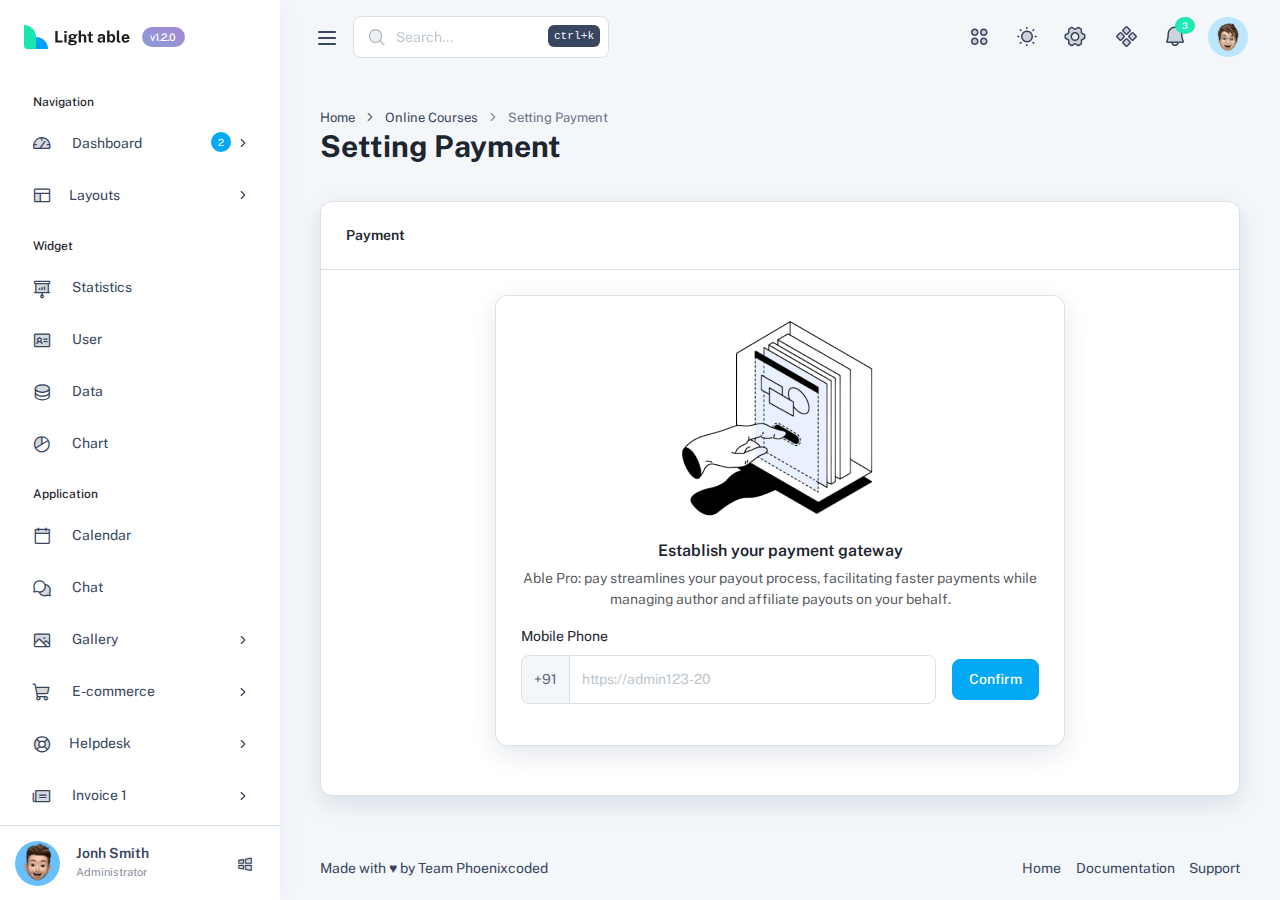
<file: .tpm/admins/course-setting-payment.html>
<!doctype html>
<html lang="en">
  <!-- [Head] start -->

  <head>
    <title>Setting Payment | Light Able Admin & Dashboard Template</title>
    <!-- [Meta] -->
    <meta charset="utf-8" />
    <meta name="viewport" content="width=device-width, initial-scale=1.0, user-scalable=0, minimal-ui" />
    <meta http-equiv="X-UA-Compatible" content="IE=edge" />
    <meta
      name="description"
      content="Light Able admin and dashboard template offer a variety of UI elements and pages, ensuring your admin panel is both fast and effective."
    />
    <meta name="author" content="phoenixcoded" />

    <!-- [Favicon] icon -->
    <link rel="icon" href="../assets/images/favicon.svg" type="image/x-icon" />
 <!-- [Google Font : Public Sans] icon -->
<link href="https://fonts.googleapis.com/css2?family=Public+Sans:wght@400;500;600;700&amp;display=swap" rel="stylesheet" />
<!-- [phosphor Icons] https://phosphoricons.com/ -->
<link rel="stylesheet" href="../assets/fonts/phosphor/duotone/style.css" />
<!-- [Tabler Icons] https://tablericons.com -->
<link rel="stylesheet" href="../assets/fonts/tabler-icons.min.css" />
<!-- [Feather Icons] https://feathericons.com -->
<link rel="stylesheet" href="../assets/fonts/feather.css" />
<!-- [Font Awesome Icons] https://fontawesome.com/icons -->
<link rel="stylesheet" href="../assets/fonts/fontawesome.css" />
<!-- [Material Icons] https://fonts.google.com/icons -->
<link rel="stylesheet" href="../assets/fonts/material.css" />
<!-- [Template CSS Files] -->
<link rel="stylesheet" href="../assets/css/style.css" id="main-style-link" />
<link rel="stylesheet" href="../assets/css/style-preset.css" />

  </head>
  <!-- [Head] end -->
  <!-- [Body] Start -->

  <body data-pc-preset="preset-1" data-pc-sidebar-theme="light" data-pc-sidebar-caption="true" data-pc-direction="ltr" data-pc-theme="light">
    <!-- [ Pre-loader ] start -->
<div class="loader-bg">
  <div class="loader-track">
    <div class="loader-fill"></div>
  </div>
</div>
<!-- [ Pre-loader ] End -->
 <!-- [ Sidebar Menu ] start -->
<nav class="pc-sidebar">
  <div class="navbar-wrapper">
    <div class="m-header">
      <a href="../dashboard/index.html" class="b-brand text-primary">
        <!-- ========   Change your logo from here   ============ -->
        <img src="../assets/images/logo-dark.svg" alt="logo image" class="logo-lg" />
        <span class="badge bg-brand-color-2 rounded-pill ms-2 theme-version">v1.2.0</span>
      </a>
    </div>
    <div class="navbar-content">
      <ul class="pc-navbar">
        <li class="pc-item pc-caption">
          <label>Navigation</label>
          <i class="ph-duotone ph-gauge"></i>
        </li>
        <li class="pc-item pc-hasmenu">
          <a href="#!" class="pc-link">
            <span class="pc-micon">
              <i class="ph-duotone ph-gauge"></i>
            </span>
            <span class="pc-mtext">Dashboard</span>
            <span class="pc-arrow"><i data-feather="chevron-right"></i></span>
            <span class="pc-badge">2</span>
          </a>
          <ul class="pc-submenu">
            <li class="pc-item"><a class="pc-link" href="../dashboard/index.html">Analytics</a></li>
            <li class="pc-item"><a class="pc-link" href="../dashboard/affiliate.html">Affiliate</a></li>
            <li class="pc-item"><a class="pc-link" href="../dashboard/finance.html">Finance</a></li>
            <li class="pc-item"><a class="pc-link" href="helpdesk-dashboard.html">Helpdesk</a></li>
            <li class="pc-item"><a class="pc-link" href="../dashboard/invoice.html">Invoice</a></li>
          </ul>
        </li>
        <li class="pc-item pc-hasmenu">
          <a href="#!" class="pc-link"
            ><span class="pc-micon"> <i class="ph-duotone ph-layout"></i></span><span class="pc-mtext">Layouts</span
            ><span class="pc-arrow"><i data-feather="chevron-right"></i></span
          ></a>
          <ul class="pc-submenu">
            <li class="pc-item"><a class="pc-link" href="../demo/layout-horizontal.html">Horizontal</a></li>
            <li class="pc-item"><a class="pc-link" href="../demo/layout-vertical.html">Vertical</a></li>
            <li class="pc-item"><a class="pc-link" href="../demo/layout-vertical-tab.html">Vertical + Tab</a></li>
            <li class="pc-item"><a class="pc-link" href="../demo/layout-tab.html">Tab</a></li>
            <li class="pc-item"><a class="pc-link" href="../demo/layout-2-column.html">2 Column</a></li>
            <li class="pc-item"><a class="pc-link" href="../demo/layout-big-compact.html">Big Compact</a></li>
            <li class="pc-item"><a class="pc-link" href="../demo/layout-compact.html">Compact</a></li>
            <li class="pc-item"><a class="pc-link" href="../demo/layout-moduler.html">Moduler</a></li>
            <li class="pc-item"><a class="pc-link" href="../demo/layout-creative.html">Creative</a></li>
            <li class="pc-item"><a class="pc-link" href="../demo/layout-detached.html">Detached</a></li>
            <li class="pc-item"><a class="pc-link" href="../demo/layout-advanced.html">Advanced</a></li>
            <li class="pc-item"><a class="pc-link" href="../demo/layout-extended.html">Extended</a></li>
          </ul>
        </li>
        <li class="pc-item pc-caption">
          <label>Widget</label>
          <i class="ph-duotone ph-chart-pie"></i>
        </li>
        <li class="pc-item">
          <a href="../widget/w_statistics.html" class="pc-link">
            <span class="pc-micon">
              <i class="ph-duotone ph-projector-screen-chart"></i>
            </span>
            <span class="pc-mtext">Statistics</span>
          </a>
        </li>
        <li class="pc-item">
          <a href="../widget/w_user.html" class="pc-link">
            <span class="pc-micon">
              <i class="ph-duotone ph-identification-card"></i>
            </span>
            <span class="pc-mtext">User</span>
          </a>
        </li>
        <li class="pc-item">
          <a href="../widget/w_data.html" class="pc-link">
            <span class="pc-micon">
              <i class="ph-duotone ph-database"></i>
            </span>
            <span class="pc-mtext">Data</span>
          </a>
        </li>
        <li class="pc-item">
          <a href="../widget/w_chart.html" class="pc-link">
            <span class="pc-micon">
              <i class="ph-duotone ph-chart-pie"></i>
            </span>
            <span class="pc-mtext">Chart</span></a
          >
        </li>
        <li class="pc-item pc-caption">
          <label>Application</label>
          <i class="ph-duotone ph-buildings"></i>
        </li>
        <li class="pc-item">
          <a href="../application/calendar.html" class="pc-link">
            <span class="pc-micon">
              <i class="ph-duotone ph-calendar-blank"></i>
            </span>
            <span class="pc-mtext">Calendar</span></a
          >
        </li>
        <li class="pc-item">
          <a href="../application/chat.html" class="pc-link">
            <span class="pc-micon">
              <i class="ph-duotone ph-chats-circle"></i>
            </span>
            <span class="pc-mtext">Chat</span></a
          >
        </li>
        <li class="pc-item pc-hasmenu">
          <a href="#!" class="pc-link">
            <span class="pc-micon">
              <i class="ph-duotone ph-image"></i>
            </span>
            <span class="pc-mtext">Gallery</span><span class="pc-arrow"><i data-feather="chevron-right"></i></span
          ></a>
          <ul class="pc-submenu">
            <li class="pc-item"><a class="pc-link" href="../application/gallery-grid.html">Grid</a></li>
            <li class="pc-item"><a class="pc-link" href="../application/gallery-masonry.html">Masonry</a></li>
          </ul>
        </li>
        <li class="pc-item pc-hasmenu">
          <a href="#!" class="pc-link">
            <span class="pc-micon">
              <i class="ph-duotone ph-shopping-cart"></i>
            </span>
            <span class="pc-mtext">E-commerce</span><span class="pc-arrow"><i data-feather="chevron-right"></i></span
          ></a>
          <ul class="pc-submenu">
            <li class="pc-item"><a class="pc-link" href="../application/ecom_product.html">Product</a></li>
            <li class="pc-item"><a class="pc-link" href="../application/ecom_product-details.html">Product details</a></li>
            <li class="pc-item"><a class="pc-link" href="../application/ecom_product-list.html">Product List</a></li>
            <li class="pc-item"><a class="pc-link" href="../application/ecom_product-add.html">Add New Product</a></li>
            <li class="pc-item"><a class="pc-link" href="../application/ecom_checkout.html">Checkout</a></li>
          </ul>
        </li>
        <li class="pc-item pc-hasmenu">
          <a href="#!" class="pc-link"
            ><span class="pc-micon"><i class="ph-duotone ph-lifebuoy"></i></span><span class="pc-mtext">Helpdesk</span
            ><span class="pc-arrow"><i data-feather="chevron-right"></i></span
          ></a>
          <ul class="pc-submenu">
            <li class="pc-item"><a class="pc-link" href="helpdesk-dashboard.html">Dashboard</a></li>
            <li class="pc-item pc-hasmenu">
              <a class="pc-link" href="#!"
                >Ticket<span class="pc-arrow"><i data-feather="chevron-right"></i></span
              ></a>
              <ul class="pc-submenu">
                <li class="pc-item"><a class="pc-link" href="helpdesk-create-ticket.html">Create</a></li>
                <li class="pc-item"><a class="pc-link" href="helpdesk-ticket.html">List</a></li>
                <li class="pc-item"><a class="pc-link" href="helpdesk-ticket-details.html">Details</a></li>
              </ul>
            </li>
            <li class="pc-item"><a class="pc-link" href="helpdesk-customer.html">Customer</a></li>
          </ul>
        </li>
        <li class="pc-item pc-hasmenu">
          <a href="#!" class="pc-link">
            <span class="pc-micon">
              <i class="ph-duotone ph-newspaper"></i>
            </span>
            <span class="pc-mtext">Invoice 1</span><span class="pc-arrow"><i data-feather="chevron-right"></i></span
          ></a>
          <ul class="pc-submenu">
            <li class="pc-item"><a class="pc-link" href="../application/invoice-list.html">Invoice List</a></li>
            <li class="pc-item"><a class="pc-link" href="../application/invoice-create.html">Create</a></li>
            <li class="pc-item"><a class="pc-link" href="../application/invoice-view.html">Preview</a></li>
          </ul>
        </li>
        <li class="pc-item pc-hasmenu">
          <a href="#!" class="pc-link"
            ><span class="pc-micon"><i class="ph-duotone ph-newspaper"></i></span><span class="pc-mtext">Invoice 2</span
            ><span class="pc-arrow"><i data-feather="chevron-right"></i></span
          ></a>
          <ul class="pc-submenu">
            <li class="pc-item"><a class="pc-link" href="invoice-dashboard.html">Dashboard</a></li>
            <li class="pc-item"><a class="pc-link" href="invoice-create.html">Create</a></li>
            <li class="pc-item"><a class="pc-link" href="invoice-view.html">Details</a></li>
            <li class="pc-item"><a class="pc-link" href="invoice-list.html">List</a></li>
            <li class="pc-item"><a class="pc-link" href="invoice-edit.html">Edit</a></li>
          </ul>
        </li>
        <li class="pc-item">
          <a href="../application/mail.html" class="pc-link">
            <span class="pc-micon">
              <i class="ph-duotone ph-envelope-open"></i>
            </span>
            <span class="pc-mtext">Mail</span></a
          >
        </li>
        <li class="pc-item pc-hasmenu">
          <a href="#!" class="pc-link">
            <span class="pc-micon">
              <i class="ph-duotone ph-identification-badge"></i>
            </span>
            <span class="pc-mtext">Membership</span>
            <span class="pc-arrow"><i data-feather="chevron-right"></i></span>
          </a>
          <ul class="pc-submenu">
            <li class="pc-item"><a class="pc-link" href="membership-dashboard.html">Dashboard</a></li>
            <li class="pc-item"><a class="pc-link" href="membership-list.html">List</a></li>
            <li class="pc-item"><a class="pc-link" href="membership-pricing.html">Pricing</a></li>
            <li class="pc-item"><a class="pc-link" href="membership-setting.html">Setting</a></li>
          </ul>
        </li>
        <li class="pc-item pc-hasmenu">
          <a href="#!" class="pc-link">
            <span class="pc-micon">
              <i class="ph-duotone ph-books"></i>
            </span>
            <span class="pc-mtext">Online Courses</span>
            <span class="pc-arrow"><i data-feather="chevron-right"></i></span>
          </a>
          <ul class="pc-submenu">
            <li class="pc-item"><a class="pc-link" href="course-dashboard.html">Dashboard</a></li>
            <li class="pc-item pc-hasmenu">
              <a class="pc-link" href="#!"
                >Teacher<span class="pc-arrow"><i data-feather="chevron-right"></i></span
              ></a>
              <ul class="pc-submenu">
                <li class="pc-item"><a class="pc-link" href="course-teacher-list.html">List</a></li>
                <li class="pc-item"><a class="pc-link" href="course-teacher-apply.html">Apply</a></li>
                <li class="pc-item"><a class="pc-link" href="course-teacher-add.html">Add</a></li>
              </ul>
            </li>
            <li class="pc-item pc-hasmenu">
              <a class="pc-link" href="#!"
                >Student<span class="pc-arrow"><i data-feather="chevron-right"></i></span
              ></a>
              <ul class="pc-submenu">
                <li class="pc-item"><a class="pc-link" href="course-student-list.html">list</a></li>
                <li class="pc-item"><a class="pc-link" href="course-student-apply.html">Apply</a></li>
                <li class="pc-item"><a class="pc-link" href="course-student-add.html">Add</a></li>
              </ul>
            </li>
            <li class="pc-item pc-hasmenu">
              <a class="pc-link" href="#!"
                >Courses<span class="pc-arrow"><i data-feather="chevron-right"></i></span
              ></a>
              <ul class="pc-submenu">
                <li class="pc-item"><a class="pc-link" href="course-course-view.html">View</a></li>
                <li class="pc-item"><a class="pc-link" href="course-course-add.html">Add</a></li>
              </ul>
            </li>
            <li class="pc-item"><a class="pc-link" href="course-pricing.html">Pricing</a></li>
            <li class="pc-item"><a class="pc-link" href="course-site.html">Site</a></li>
            <li class="pc-item pc-hasmenu">
              <a class="pc-link" href="#!"
                >Setting<span class="pc-arrow"><i data-feather="chevron-right"></i></span
              ></a>
              <ul class="pc-submenu">
                <li class="pc-item"><a class="pc-link" href="course-setting-payment.html">Payment</a></li>
                <li class="pc-item"><a class="pc-link" href="course-setting-pricing.html">Pricing</a></li>
                <li class="pc-item"><a class="pc-link" href="course-setting-notifications.html">Notifications</a></li>
              </ul>
            </li>
          </ul>
        </li>
        <li class="pc-item">
          <a href="../application/plans.html" class="pc-link">
            <span class="pc-micon">
              <i class="ph-duotone ph-currency-circle-dollar"></i>
            </span>
            <span class="pc-mtext">Plans</span></a
          >
        </li>
        <li class="pc-item pc-hasmenu">
          <a href="#!" class="pc-link">
            <span class="pc-micon">
              <i class="ph-duotone ph-user-circle"></i>
            </span>
            <span class="pc-mtext">Users</span><span class="pc-arrow"><i data-feather="chevron-right"></i></span
          ></a>
          <ul class="pc-submenu">
            <li class="pc-item"><a class="pc-link" href="../application/account-profile.html">Account Profile</a></li>
            <li class="pc-item"><a class="pc-link" href="../application/social-media.html">Social media</a></li>
            <li class="pc-item"><a class="pc-link" href="../application/user-card.html">User Card</a></li>
            <li class="pc-item"><a class="pc-link" href="../application/user-list.html">User List</a></li>
            <li class="pc-item"><a class="pc-link" href="../application/team.html">Team</a></li>
          </ul>
        </li>

        <li class="pc-item pc-caption">
          <label>Pages</label>
          <i class="ph-duotone ph-devices"></i>
        </li>
        <li class="pc-item pc-hasmenu">
          <a href="#!" class="pc-link">
            <span class="pc-micon">
              <i class="ph-duotone ph-shield-checkered"></i>
            </span>
            <span class="pc-mtext">Authentication</span><span class="pc-arrow"><i data-feather="chevron-right"></i></span
          ></a>
          <ul class="pc-submenu">
            <li class="pc-item pc-hasmenu">
              <a href="#!" class="pc-link"
                >Authentication 1<span class="pc-arrow"><i data-feather="chevron-right"></i></span
              ></a>
              <ul class="pc-submenu">
                <li class="pc-item"><a class="pc-link" target="_blank" href="../pages/login-v1.html">Login</a></li>
                <li class="pc-item"><a class="pc-link" target="_blank" href="../pages/register-v1.html">Register</a></li>
                <li class="pc-item"><a class="pc-link" target="_blank" href="../pages/forgot-password-v1.html">Forgot Password</a></li>
                <li class="pc-item"><a class="pc-link" target="_blank" href="../pages/reset-password-v1.html">reset password</a> </li>
                <li class="pc-item"><a class="pc-link" target="_blank" href="../pages/code-verification-v1.html">code verification</a></li>
              </ul>
            </li>
            <li class="pc-item pc-hasmenu">
              <a href="#!" class="pc-link"
                >Authentication 2<span class="pc-arrow"><i data-feather="chevron-right"></i></span
              ></a>
              <ul class="pc-submenu">
                <li class="pc-item"><a class="pc-link" target="_blank" href="../pages/login-v2.html">Login</a></li>
                <li class="pc-item"><a class="pc-link" target="_blank" href="../pages/register-v2.html">Register</a></li>
                <li class="pc-item"><a class="pc-link" target="_blank" href="../pages/forgot-password-v2.html">Forgot password</a> </li>
                <li class="pc-item"><a class="pc-link" target="_blank" href="../pages/reset-password-v2.html">reset password</a> </li>
                <li class="pc-item"><a class="pc-link" target="_blank" href="../pages/code-verification-v2.html">code verification</a></li>
              </ul>
            </li>
            <li class="pc-item"><a class="pc-link" href="../pages/login-modal.html">Login Modal</a></li>
          </ul>
        </li>
        <li class="pc-item pc-hasmenu">
          <a href="#!" class="pc-link">
            <span class="pc-micon">
              <i class="ph-duotone ph-wrench"></i>
            </span>
            <span class="pc-mtext">Maintenance</span><span class="pc-arrow"><i data-feather="chevron-right"></i></span>
          </a>
          <ul class="pc-submenu">
            <li class="pc-item"><a class="pc-link" target="_blank" href="../pages/error-404.html">Error 404</a></li>
            <li class="pc-item"><a class="pc-link" target="_blank" href="../pages/connection-lost.html">Connection lost</a></li>
            <li class="pc-item"><a class="pc-link" target="_blank" href="../pages/under-construction.html">Under Construction</a></li>
            <li class="pc-item"><a class="pc-link" target="_blank" href="../pages/coming-soon.html">Coming soon</a></li>
          </ul>
        </li>
        <li class="pc-item"
          ><a href="../pages/contact-us.html" class="pc-link"
            ><span class="pc-micon"> <i class="ph-duotone ph-target"></i> </span><span class="pc-mtext">Contact Us</span></a
          >
        </li>
        <li class="pc-item"
          ><a href="../index.html" class="pc-link" target="_blank"
            ><span class="pc-micon"> <i class="ph-duotone ph-rocket"></i> </span>
            <span class="pc-mtext pc-icon-link">Landing <i class="ti ti-link text-primary f-14"></i></span>
          </a>
        </li>
        <li class="pc-item"
          ><a href="../pages/loading.html" class="pc-link"
            ><span class="pc-micon"> <i class="ph-duotone ph-fan"></i> </span><span class="pc-mtext">Loading</span></a
          >
        </li>
        <li class="pc-item pc-hasmenu">
          <a href="#!" class="pc-link">
            <span class="pc-micon">
              <i class="ph-duotone ph-magnifying-glass"></i>
            </span>
            <span class="pc-mtext">Search</span><span class="pc-arrow"><i data-feather="chevron-right"></i></span
          ></a>
          <ul class="pc-submenu">
            <li class="pc-item"><a class="pc-link" href="../pages/search-page.html">Search Page</a></li>
            <li class="pc-item"><a class="pc-link" href="../pages/contact-search.html">Contact Search</a></li>
          </ul>
        </li>
        <li class="pc-item">
          <a href="../pages/settings.html" class="pc-link">
            <span class="pc-micon">
              <i class="ph-duotone ph-globe"></i>
            </span>
            <span class="pc-mtext">Site Settings</span>
          </a>
        </li>
        <li class="pc-item pc-caption">
          <label>UI Components</label>
          <i class="ph-duotone ph-compass-tool"></i>
        </li>
        <li class="pc-item">
          <a href="../elements/bc_alert.html" class="pc-link" target="_blank"
            ><span class="pc-micon"> <i class="ph-duotone ph-compass-tool"></i></span>
            <span class="pc-mtext pc-icon-link">Components <i class="ti ti-link text-primary f-14"></i></span>
          </a>
        </li>
        <li class="pc-item">
          <a href="../elements/animation.html" class="pc-link">
            <span class="pc-micon"> <i class="ph-duotone ph-flower"></i> </span><span class="pc-mtext">Animation</span></a
          >
        </li>
        <li class="pc-item pc-hasmenu">
          <a href="#!" class="pc-link"
            ><span class="pc-micon"> <i class="ph-duotone ph-flower-lotus"></i></span><span class="pc-mtext">Icons</span
            ><span class="pc-arrow"><i data-feather="chevron-right"></i></span
          ></a>
          <ul class="pc-submenu">
            <li class="pc-item"><a class="pc-link" href="../elements/icon-feather.html">Feather</a></li>
            <li class="pc-item"><a class="pc-link" href="../elements/icon-fontawesome.html">Font Awesome 5</a></li>
            <li class="pc-item"><a class="pc-link" href="../elements/icon-material.html">Material</a></li>
            <li class="pc-item"><a class="pc-link" href="../elements/icon-tabler.html">Tabler</a></li>
            <li class="pc-item"><a class="pc-link" href="../elements/icon-phosphor.html">Phosphor</a></li>
            <li class="pc-item"><a class="pc-link" href="../elements/icon-custom.html">Custom</a></li>
          </ul>
        </li>
        <li class="pc-item pc-caption">
          <label>Forms</label>
          <i class="ph-duotone ph-textbox"></i>
        </li>
        <li class="pc-item pc-hasmenu">
          <a href="#!" class="pc-link">
            <span class="pc-micon">
              <i class="ph-duotone ph-textbox"></i>
            </span>
            <span class="pc-mtext">Forms Elements</span><span class="pc-arrow"><i data-feather="chevron-right"></i></span
          ></a>
          <ul class="pc-submenu">
            <li class="pc-item"><a class="pc-link" href="../forms/form_elements.html">Form Basic</a></li>
            <li class="pc-item"><a class="pc-link" href="../forms/form_floating.html">Form Floating</a></li>
            <li class="pc-item"><a class="pc-link" href="../forms/form2_basic.html">Form Options</a></li>
            <li class="pc-item"><a class="pc-link" href="../forms/form2_input_group.html">Input Groups</a></li>
            <li class="pc-item"><a class="pc-link" href="../forms/form2_checkbox.html">Checkbox</a></li>
            <li class="pc-item"><a class="pc-link" href="../forms/form2_radio.html">Radio</a></li>
            <li class="pc-item"><a class="pc-link" href="../forms/form2_switch.html">Switch</a></li>
            <li class="pc-item"><a class="pc-link" href="../forms/form2_megaoption.html">Mega option</a></li>
          </ul>
        </li>
        <li class="pc-item pc-hasmenu">
          <a href="#!" class="pc-link">
            <span class="pc-micon">
              <i class="ph-duotone ph-plug-charging"></i>
            </span>
            <span class="pc-mtext">Forms Plugins</span><span class="pc-arrow"><i data-feather="chevron-right"></i></span
          ></a>
          <ul class="pc-submenu">
            <li class="pc-item pc-hasmenu">
              <a class="pc-link" href="#"
                >Date<span class="pc-arrow"><i data-feather="chevron-right"></i></span
              ></a>
              <ul class="pc-submenu">
                <li class="pc-item"><a class="pc-link" href="../forms/form2_datepicker.html">Datepicker</a></li>
                <li class="pc-item"><a class="pc-link" href="../forms/form2_daterangepicker.html">Date Range Picker</a> </li>
                <li class="pc-item"><a class="pc-link" href="../forms/form2_timepicker.html">Timepicker</a></li>
              </ul>
            </li>
            <li class="pc-item pc-hasmenu">
              <a class="pc-link" href="#"
                >Select<span class="pc-arrow"><i data-feather="chevron-right"></i></span
              ></a>
              <ul class="pc-submenu">
                <li class="pc-item"><a class="pc-link" href="../forms/form2_choices.html">Choices js</a></li>
              </ul>
            </li>
            <li class="pc-item"><a class="pc-link" href="../forms/form2_rating.html">Rating</a></li>
            <li class="pc-item"><a class="pc-link" href="../forms/form2_recaptcha.html">Google reCaptcha</a></li>
            <li class="pc-item"><a class="pc-link" href="../forms/form2_inputmask.html">Input Masks</a></li>
            <li class="pc-item"><a class="pc-link" href="../forms/form2_clipboard.html">Clipboard</a></li>
            <li class="pc-item"><a class="pc-link" href="../forms/form2_nouislider.html">Nouislider</a></li>
            <li class="pc-item"><a class="pc-link" href="../forms/form2_switchjs.html">Bootstrap Switch</a></li>
            <li class="pc-item"><a class="pc-link" href="../forms/form2_typeahead.html">Typeahead</a></li>
          </ul>
        </li>
        <li class="pc-item pc-hasmenu">
          <a href="#!" class="pc-link">
            <span class="pc-micon">
              <i class="ph-duotone ph-pen-nib"></i>
            </span>
            <span class="pc-mtext">Text Editors</span><span class="pc-arrow"><i data-feather="chevron-right"></i></span
          ></a>
          <ul class="pc-submenu">
            <li class="pc-item"><a class="pc-link" href="../forms/form2_tinymce.html">Tinymce</a></li>
            <li class="pc-item"><a class="pc-link" href="../forms/form2_quill.html">Quill</a></li>
            <li class="pc-item pc-hasmenu">
              <a class="pc-link" href="#"
                >CK editor<span class="pc-arrow"><i data-feather="chevron-right"></i></span
              ></a>
              <ul class="pc-submenu">
                <li class="pc-item"><a class="pc-link" href="../forms/editor-classic.html">classic</a></li>
                <li class="pc-item"><a class="pc-link" href="../forms/editor-document.html">Document</a></li>
                <li class="pc-item"><a class="pc-link" href="../forms/editor-inline.html">Inline</a></li>
                <li class="pc-item"><a class="pc-link" href="../forms/editor-balloon.html">Balloon</a></li>
              </ul>
            </li>
            <li class="pc-item"><a class="pc-link" href="../forms/form2_markdown.html">Markdown</a></li>
          </ul>
        </li>
        <li class="pc-item pc-hasmenu">
          <a href="#!" class="pc-link">
            <span class="pc-micon">
              <i class="ph-duotone ph-windows-logo"></i>
            </span>
            <span class="pc-mtext">Form Layouts</span><span class="pc-arrow"><i data-feather="chevron-right"></i></span
          ></a>
          <ul class="pc-submenu">
            <li class="pc-item"><a class="pc-link" href="../forms/form2_lay-default.html">Layouts</a></li>
            <li class="pc-item"><a class="pc-link" href="../forms/form2_lay-multicolumn.html">Multicolumn</a></li>
            <li class="pc-item"><a class="pc-link" href="../forms/form2_lay-actionbars.html">Actionbars</a></li>
            <li class="pc-item"><a class="pc-link" href="../forms/form2_lay-stickyactionbars.html">Sticky Action bars</a> </li>
          </ul>
        </li>
        <li class="pc-item pc-hasmenu">
          <a href="#!" class="pc-link">
            <span class="pc-micon">
              <i class="ph-duotone ph-cloud-arrow-up"></i>
            </span>
            <span class="pc-mtext">File upload</span><span class="pc-arrow"><i data-feather="chevron-right"></i></span
          ></a>
          <ul class="pc-submenu">
            <li class="pc-item"><a class="pc-link" href="../forms/file-upload.html">Dropzone</a></li>
            <li class="pc-item"><a class="pc-link" href="../forms/form2_flu-uppy.html">Uppy</a></li>
          </ul>
        </li>
        <li class="pc-item">
          <a href="../forms/form2_wizard.html" class="pc-link">
            <span class="pc-micon">
              <i class="ph-duotone ph-tabs"></i>
            </span>
            <span class="pc-mtext">wizard</span></a
          >
        </li>
        <li class="pc-item">
          <a href="../forms/form-validation.html" class="pc-link">
            <span class="pc-micon">
              <i class="ph-duotone ph-password"></i>
            </span>
            <span class="pc-mtext">Form Validation</span></a
          >
        </li>
        <li class="pc-item"
          ><a href="../forms/image_crop.html" class="pc-link">
            <span class="pc-micon">
              <i class="ph-duotone ph-crop"></i>
            </span>
            <span class="pc-mtext">Image cropper</span></a
          ></li
        >
        <li class="pc-item pc-caption">
          <label>table</label>
          <i class="ph-duotone ph-table"></i>
        </li>
        <li class="pc-item pc-hasmenu">
          <a href="#!" class="pc-link">
            <span class="pc-micon">
              <i class="ph-duotone ph-table"></i>
            </span>
            <span class="pc-mtext">Bootstrap Table</span><span class="pc-arrow"><i data-feather="chevron-right"></i></span
          ></a>
          <ul class="pc-submenu">
            <li class="pc-item"><a class="pc-link" href="../table/tbl_bootstrap.html">Basic table</a></li>
            <li class="pc-item"><a class="pc-link" href="../table/tbl_sizing.html">Sizing table</a></li>
            <li class="pc-item"><a class="pc-link" href="../table/tbl_border.html">Border table</a></li>
            <li class="pc-item"><a class="pc-link" href="../table/tbl_styling.html">Styling table</a></li>
          </ul>
        </li>
        <li class="pc-item pc-hasmenu">
          <a href="#!" class="pc-link">
            <span class="pc-micon">
              <i class="ph-duotone ph-grid-nine"></i>
            </span>
            <span class="pc-mtext">Vanilla Table</span><span class="pc-arrow"><i data-feather="chevron-right"></i></span
          ></a>
          <ul class="pc-submenu">
            <li class="pc-item"><a class="pc-link" href="../table/tbl_dt-simple.html">Basic initialization</a></li>
            <li class="pc-item"><a class="pc-link" href="../table/tbl_dt-dynamic-import.html">Dynamic Import</a></li>
            <li class="pc-item"><a class="pc-link" href="../table/tbl_dt-render-column-cells.html">Render Column Cells</a></li>
            <li class="pc-item"><a class="pc-link" href="../table/tbl_dt-column-manipulation.html">Column Manipulation</a></li>
            <li class="pc-item"><a class="pc-link" href="../table/tbl_dt-datetime-sorting.html">Datetime Sorting</a></li>
            <li class="pc-item"><a class="pc-link" href="../table/tbl_dt-methods.html">Methods</a></li>
            <li class="pc-item"><a class="pc-link" href="../table/tbl_dt-add-rows.html">Add Rows</a></li>
            <li class="pc-item"><a class="pc-link" href="../table/tbl_dt-fetch-api.html">Fetch API</a></li>
            <li class="pc-item"><a class="pc-link" href="../table/tbl_dt-filters.html">Filters</a></li>
            <li class="pc-item"><a class="pc-link" href="../table/tbl_dt-export.html">Export</a></li>
          </ul>
        </li>
        <li class="pc-item pc-hasmenu">
          <a href="#!" class="pc-link">
            <span class="pc-micon">
              <i class="ph-duotone ph-text-columns"></i>
            </span>
            <span class="pc-mtext">Data table</span><span class="pc-arrow"><i data-feather="chevron-right"></i></span
          ></a>
          <ul class="pc-submenu">
            <li class="pc-item"><a class="pc-link" href="../table/dt_advance.html">Advance initialization</a></li>
            <li class="pc-item"><a class="pc-link" href="../table/dt_styling.html">Styling</a></li>
            <li class="pc-item"><a class="pc-link" href="../table/dt_api.html">API</a></li>
            <li class="pc-item"><a class="pc-link" href="../table/dt_plugin.html">Plug-in</a></li>
            <li class="pc-item"><a class="pc-link" href="../table/dt_sources.html">Data sources</a></li>
          </ul>
        </li>
        <li class="pc-item pc-hasmenu">
          <a href="#!" class="pc-link">
            <span class="pc-micon">
              <i class="ph-duotone ph-wall"></i>
            </span>
            <span class="pc-mtext">DT extensions</span><span class="pc-arrow"><i data-feather="chevron-right"></i></span
          ></a>
          <ul class="pc-submenu">
            <li class="pc-item"><a class="pc-link" href="../table/dt_ext_autofill.html">Autofill</a></li>
            <li class="pc-item pc-hasmenu">
              <a href="#!" class="pc-link"
                >Button<span class="pc-arrow"><i data-feather="chevron-right"></i></span
              ></a>
              <ul class="pc-submenu">
                <li class="pc-item"><a class="pc-link" href="../table/dt_ext_basic_buttons.html">Basic button</a></li>
                <li class="pc-item"><a class="pc-link" href="../table/dt_ext_export_buttons.html">Data export</a></li>
              </ul>
            </li>
            <li class="pc-item"><a class="pc-link" href="../table/dt_ext_col_reorder.html">Col reorder</a></li>
            <li class="pc-item"><a class="pc-link" href="../table/dt_ext_fixed_columns.html">Fixed columns</a></li>
            <li class="pc-item"><a class="pc-link" href="../table/dt_ext_fixed_header.html">Fixed header</a></li>
            <li class="pc-item"><a class="pc-link" href="../table/dt_ext_key_table.html">Key table</a></li>
            <li class="pc-item"><a class="pc-link" href="../table/dt_ext_responsive.html">Responsive</a></li>
            <li class="pc-item"><a class="pc-link" href="../table/dt_ext_row_reorder.html">Row reorder</a></li>
            <li class="pc-item"><a class="pc-link" href="../table/dt_ext_scroller.html">Scroller</a></li>
            <li class="pc-item"><a class="pc-link" href="../table/dt_ext_select.html">Select table</a></li>
          </ul>
        </li>
        <li class="pc-item pc-caption">
          <label>Charts &amp; Maps</label>
          <i class="ph-duotone ph-chart-pie-slice"></i>
        </li>
        <li class="pc-item pc-hasmenu">
          <a href="#!" class="pc-link">
            <span class="pc-micon">
              <i class="ph-duotone ph-chart-donut"></i>
            </span>
            <span class="pc-mtext">Charts</span><span class="pc-arrow"><i data-feather="chevron-right"></i></span
          ></a>
          <ul class="pc-submenu">
            <li class="pc-item"><a class="pc-link" href="../chart/chart-apex.html">Apex Chart</a></li>
            <li class="pc-item"><a class="pc-link" href="../chart/chart-peity.html">Peity Chart</a></li>
          </ul>
        </li>
        <li class="pc-item pc-hasmenu">
          <a href="#!" class="pc-link">
            <span class="pc-micon">
              <i class="ph-duotone ph-map-trifold"></i>
            </span>
            <span class="pc-mtext">Maps</span><span class="pc-arrow"><i data-feather="chevron-right"></i></span
          ></a>
          <ul class="pc-submenu">
            <li class="pc-item"><a class="pc-link" href="../chart/map-vector.html">Vector Map</a></li>
            <li class="pc-item"><a class="pc-link" href="../chart/map-gmap.html">Gmaps</a></li>
          </ul>
        </li>

        <li class="pc-item pc-caption">
          <label>Other</label>
          <i class="ph-duotone ph-suitcase"></i>
        </li>
        <li class="pc-item pc-hasmenu">
          <a href="#!" class="pc-link"
            ><span class="pc-micon"> <i class="ph-duotone ph-tree-structure"></i> </span><span class="pc-mtext">Menu levels</span
            ><span class="pc-arrow"><i data-feather="chevron-right"></i></span
          ></a>
          <ul class="pc-submenu">
            <li class="pc-item"><a class="pc-link" href="#!">Level 2.1</a></li>
            <li class="pc-item pc-hasmenu">
              <a href="#!" class="pc-link"
                >Level 2.2<span class="pc-arrow"><i data-feather="chevron-right"></i></span
              ></a>
              <ul class="pc-submenu">
                <li class="pc-item"><a class="pc-link" href="#!">Level 3.1</a></li>
                <li class="pc-item"><a class="pc-link" href="#!">Level 3.2</a></li>
                <li class="pc-item pc-hasmenu">
                  <a href="#!" class="pc-link"
                    >Level 3.3<span class="pc-arrow"><i data-feather="chevron-right"></i></span
                  ></a>
                  <ul class="pc-submenu">
                    <li class="pc-item"><a class="pc-link" href="#!">Level 4.1</a></li>
                    <li class="pc-item"><a class="pc-link" href="#!">Level 4.2</a></li>
                  </ul>
                </li>
              </ul>
            </li>
            <li class="pc-item pc-hasmenu">
              <a href="#!" class="pc-link"
                >Level 2.3<span class="pc-arrow"><i data-feather="chevron-right"></i></span
              ></a>
              <ul class="pc-submenu">
                <li class="pc-item"><a class="pc-link" href="#!">Level 3.1</a></li>
                <li class="pc-item"><a class="pc-link" href="#!">Level 3.2</a></li>
                <li class="pc-item pc-hasmenu">
                  <a href="#!" class="pc-link"
                    >Level 3.3<span class="pc-arrow"><i data-feather="chevron-right"></i></span
                  ></a>
                  <ul class="pc-submenu">
                    <li class="pc-item"><a class="pc-link" href="#!">Level 4.1</a></li>
                    <li class="pc-item"><a class="pc-link" href="#!">Level 4.2</a></li>
                  </ul>
                </li>
              </ul>
            </li>
          </ul>
        </li>
        <li class="pc-item"
          ><a href="../other/sample-page.html" class="pc-link">
            <span class="pc-micon">
              <i class="ph-duotone ph-desktop"></i>
            </span>
            <span class="pc-mtext">Sample page</span></a
          ></li
        >

      </ul>
      <div class="card nav-action-card bg-brand-color-4">
        <div class="card-body" style="background-image: url('../assets/images/layout/nav-card-bg.svg')">
          <h5 class="text-dark">Help Center</h5>
          <p class="text-dark text-opacity-75">Please contact us for more questions.</p>
          <a href="https://phoenixcoded.support-hub.io/" class="btn btn-primary" target="_blank">Go to help Center</a>
        </div>
      </div>
    </div>
    <div class="card pc-user-card">
      <div class="card-body">
        <div class="d-flex align-items-center">
          <div class="flex-shrink-0">
            <img src="../assets/images/user/avatar-1.jpg" alt="user-image" class="user-avtar wid-45 rounded-circle" />
          </div>
          <div class="flex-grow-1 ms-3">
            <div class="dropdown">
              <a href="#" class="arrow-none dropdown-toggle" data-bs-toggle="dropdown" aria-expanded="false" data-bs-offset="0,20">
                <div class="d-flex align-items-center">
                  <div class="flex-grow-1 me-2">
                    <h6 class="mb-0">Jonh Smith</h6>
                    <small>Administrator</small>
                  </div>
                  <div class="flex-shrink-0">
                    <div class="btn btn-icon btn-link-secondary avtar">
                      <i class="ph-duotone ph-windows-logo"></i>
                    </div>
                  </div>
                </div>
              </a>
              <div class="dropdown-menu">
                <ul>
                  <li>
                    <a class="pc-user-links">
                      <i class="ph-duotone ph-user"></i>
                      <span>My Account</span>
                    </a>
                  </li>
                  <li>
                    <a class="pc-user-links">
                      <i class="ph-duotone ph-gear"></i>
                      <span>Settings</span>
                    </a>
                  </li>
                  <li>
                    <a class="pc-user-links">
                      <i class="ph-duotone ph-lock-key"></i>
                      <span>Lock Screen</span>
                    </a>
                  </li>
                  <li>
                    <a class="pc-user-links">
                      <i class="ph-duotone ph-power"></i>
                      <span>Logout</span>
                    </a>
                  </li>
                </ul>
              </div>
            </div>
          </div>
        </div>
      </div>
    </div>
  </div>
</nav>
<!-- [ Sidebar Menu ] end -->
 <!-- [ Header Topbar ] start -->
<header class="pc-header">
  <div class="header-wrapper"> <!-- [Mobile Media Block] start -->
<div class="me-auto pc-mob-drp">
  <ul class="list-unstyled">
    <!-- ======= Menu collapse Icon ===== -->
    <li class="pc-h-item pc-sidebar-collapse">
      <a href="#" class="pc-head-link ms-0" id="sidebar-hide">
        <i class="ti ti-menu-2"></i>
      </a>
    </li>
    <li class="pc-h-item pc-sidebar-popup">
      <a href="#" class="pc-head-link ms-0" id="mobile-collapse">
        <i class="ti ti-menu-2"></i>
      </a>
    </li>
    <li class="dropdown pc-h-item d-inline-flex d-md-none">
      <a
        class="pc-head-link dropdown-toggle arrow-none m-0"
        data-bs-toggle="dropdown"
        href="#"
        role="button"
        aria-haspopup="false"
        aria-expanded="false"
      >
        <i class="ph-duotone ph-magnifying-glass"></i>
      </a>
      <div class="dropdown-menu pc-h-dropdown drp-search">
        <form class="px-3">
          <div class="mb-0 d-flex align-items-center">
            <input type="search" class="form-control border-0 shadow-none" placeholder="Search..." />
            <button class="btn btn-light-secondary btn-search">Search</button>
          </div>
        </form>
      </div>
    </li>
    <li class="pc-h-item d-none d-md-inline-flex">
      <form class="form-search">
        <i class="ph-duotone ph-magnifying-glass icon-search"></i>
        <input type="search" class="form-control" placeholder="Search..." />

        <button class="btn btn-search" style="padding: 0"><kbd>ctrl+k</kbd></button>
      </form>
    </li>
  </ul>
</div>
<!-- [Mobile Media Block end] -->
<div class="ms-auto">
  <ul class="list-unstyled">
    <li class="dropdown pc-h-item d-none d-md-inline-flex">
      <a
        class="pc-head-link dropdown-toggle arrow-none me-0"
        data-bs-toggle="dropdown"
        href="#"
        role="button"
        aria-haspopup="false"
        aria-expanded="false"
      >
        <i class="ph-duotone ph-circles-four"></i>
      </a>
      <div class="dropdown-menu dropdown-qta dropdown-menu-end pc-h-dropdown">
        <div class="overflow-hidden">
          <div class="qta-links m-n1">
            <a href="#!" class="dropdown-item">
              <i class="ph-duotone ph-shopping-cart"></i>
              <span>E-commerce</span>
            </a>
            <a href="#!" class="dropdown-item">
              <i class="ph-duotone ph-lifebuoy"></i>
              <span>Helpdesk</span>
            </a>
            <a href="#!" class="dropdown-item">
              <i class="ph-duotone ph-scroll"></i>
              <span>Invoice</span>
            </a>
            <a href="#!" class="dropdown-item">
              <i class="ph-duotone ph-books"></i>
              <span>Online Courses</span>
            </a>
            <a href="#!" class="dropdown-item">
              <i class="ph-duotone ph-envelope-open"></i>
              <span>Mail</span>
            </a>
            <a href="#!" class="dropdown-item">
              <i class="ph-duotone ph-identification-badge"></i>
              <span>Membership</span>
            </a>
            <a href="#!" class="dropdown-item">
              <i class="ph-duotone ph-chats-circle"></i>
              <span>Chat</span>
            </a>
            <a href="#!" class="dropdown-item">
              <i class="ph-duotone ph-currency-circle-dollar"></i>
              <span>Plans</span>
            </a>
            <a href="#!" class="dropdown-item">
              <i class="ph-duotone ph-user-circle"></i>
              <span>Users</span>
            </a>
          </div>
        </div>
      </div>
    </li>
    <li class="dropdown pc-h-item">
      <a
        class="pc-head-link dropdown-toggle arrow-none me-0"
        data-bs-toggle="dropdown"
        href="#"
        role="button"
        aria-haspopup="false"
        aria-expanded="false"
      >
        <i class="ph-duotone ph-sun-dim"></i>
      </a>
      <div class="dropdown-menu dropdown-menu-end pc-h-dropdown">
        <a href="#!" class="dropdown-item" onclick="layout_change('dark')">
          <i class="ph-duotone ph-moon"></i>
          <span>Dark</span>
        </a>
        <a href="#!" class="dropdown-item" onclick="layout_change('light')">
          <i class="ph-duotone ph-sun-dim"></i>
          <span>Light</span>
        </a>
        <a href="#!" class="dropdown-item" onclick="layout_change_default()">
          <i class="ph-duotone ph-cpu"></i>
          <span>Default</span>
        </a>
      </div>
    </li>
    <li class="pc-h-item">
      <a class="pc-head-link pct-c-btn" href="#" data-bs-toggle="offcanvas" data-bs-target="#offcanvas_pc_layout">
        <i class="ph-duotone ph-gear-six"></i>
      </a>
    </li>
    <li class="dropdown pc-h-item">
      <a
        class="pc-head-link dropdown-toggle arrow-none me-0"
        data-bs-toggle="dropdown"
        href="#"
        role="button"
        aria-haspopup="false"
        aria-expanded="false"
      >
        <i class="ph-duotone ph-diamonds-four"></i>
      </a>
      <div class="dropdown-menu dropdown-menu-end pc-h-dropdown">
        <a href="#!" class="dropdown-item">
          <i class="ph-duotone ph-user"></i>
          <span>My Account</span>
        </a>
        <a href="#!" class="dropdown-item">
          <i class="ph-duotone ph-gear"></i>
          <span>Settings</span>
        </a>
        <a href="#!" class="dropdown-item">
          <i class="ph-duotone ph-lifebuoy"></i>
          <span>Support</span>
        </a>
        <a href="#!" class="dropdown-item">
          <i class="ph-duotone ph-lock-key"></i>
          <span>Lock Screen</span>
        </a>
        <a href="#!" class="dropdown-item">
          <i class="ph-duotone ph-power"></i>
          <span>Logout</span>
        </a>
      </div>
    </li>
    <li class="dropdown pc-h-item">
      <a
        class="pc-head-link dropdown-toggle arrow-none me-0"
        data-bs-toggle="dropdown"
        href="#"
        role="button"
        aria-haspopup="false"
        aria-expanded="false"
      >
        <i class="ph-duotone ph-bell"></i>
        <span class="badge bg-success pc-h-badge">3</span>
      </a>
      <div class="dropdown-menu dropdown-notification dropdown-menu-end pc-h-dropdown">
        <div class="dropdown-header d-flex align-items-center justify-content-between">
          <h5 class="m-0">Notifications</h5>
          <ul class="list-inline ms-auto mb-0">
            <li class="list-inline-item">
              <a href="../application/mail.html" class="avtar avtar-s btn-link-hover-primary">
                <i class="ti ti-link f-18"></i>
              </a>
            </li>
          </ul>
        </div>
        <div class="dropdown-body text-wrap header-notification-scroll position-relative" style="max-height: calc(100vh - 235px)">
          <ul class="list-group list-group-flush">
            <li class="list-group-item">
              <p class="text-span">Today</p>
              <div class="d-flex">
                <div class="flex-shrink-0">
                  <img src="../assets/images/user/avatar-2.jpg" alt="user-image" class="user-avtar avtar avtar-s" />
                </div>
                <div class="flex-grow-1 ms-3">
                  <div class="d-flex">
                    <div class="flex-grow-1 me-3 position-relative">
                      <h6 class="mb-0 text-truncate">Keefe Bond added new tags to 💪 Design system</h6>
                    </div>
                    <div class="flex-shrink-0">
                      <span class="text-sm">2 min ago</span>
                    </div>
                  </div>
                  <p class="position-relative mt-1 mb-2"
                    ><br /><span class="text-truncate"
                      >Lorem Ipsum has been the industry's standard dummy text ever since the 1500s.</span
                    ></p
                  >
                  <span class="badge bg-light-primary border border-primary me-1 mt-1">web design</span>
                  <span class="badge bg-light-warning border border-warning me-1 mt-1">Dashobard</span>
                  <span class="badge bg-light-success border border-success me-1 mt-1">Design System</span>
                </div>
              </div>
            </li>
            <li class="list-group-item">
              <div class="d-flex">
                <div class="flex-shrink-0">
                  <div class="avtar avtar-s bg-light-primary">
                    <i class="ph-duotone ph-chats-teardrop f-18"></i>
                  </div>
                </div>
                <div class="flex-grow-1 ms-3">
                  <div class="d-flex">
                    <div class="flex-grow-1 me-3 position-relative">
                      <h6 class="mb-0 text-truncate">Message</h6>
                    </div>
                    <div class="flex-shrink-0">
                      <span class="text-sm">1 hour ago</span>
                    </div>
                  </div>
                  <p class="position-relative mt-1 mb-2"
                    ><br /><span class="text-truncate"
                      >Lorem Ipsum has been the industry's standard dummy text ever since the 1500s.</span
                    ></p
                  >
                </div>
              </div>
            </li>
            <li class="list-group-item">
              <p class="text-span">Yesterday</p>
              <div class="d-flex">
                <div class="flex-shrink-0">
                  <div class="avtar avtar-s bg-light-danger">
                    <i class="ph-duotone ph-user f-18"></i>
                  </div>
                </div>
                <div class="flex-grow-1 ms-3">
                  <div class="d-flex">
                    <div class="flex-grow-1 me-3 position-relative">
                      <h6 class="mb-0 text-truncate">Challenge invitation</h6>
                    </div>
                    <div class="flex-shrink-0">
                      <span class="text-sm">12 hour ago</span>
                    </div>
                  </div>
                  <p class="position-relative mt-1 mb-2"
                    ><br /><span class="text-truncate"><strong> Jonny aber </strong> invites to join the challenge</span></p
                  >
                  <button class="btn btn-sm rounded-pill btn-outline-secondary me-2">Decline</button>
                  <button class="btn btn-sm rounded-pill btn-primary">Accept</button>
                </div>
              </div>
            </li>
            <li class="list-group-item">
              <div class="d-flex">
                <div class="flex-shrink-0">
                  <div class="avtar avtar-s bg-light-info">
                    <i class="ph-duotone ph-notebook f-18"></i>
                  </div>
                </div>
                <div class="flex-grow-1 ms-3">
                  <div class="d-flex">
                    <div class="flex-grow-1 me-3 position-relative">
                      <h6 class="mb-0 text-truncate">Forms</h6>
                    </div>
                    <div class="flex-shrink-0">
                      <span class="text-sm">2 hour ago</span>
                    </div>
                  </div>
                  <p class="position-relative mt-1 mb-2"
                    >Lorem Ipsum is simply dummy text of the printing and typesetting industry. Lorem Ipsum has been the industry's standard
                    dummy text ever since the 1500s.</p
                  >
                </div>
              </div>
            </li>
            <li class="list-group-item">
              <div class="d-flex">
                <div class="flex-shrink-0">
                  <img src="../assets/images/user/avatar-2.jpg" alt="user-image" class="user-avtar avtar avtar-s" />
                </div>
                <div class="flex-grow-1 ms-3">
                  <div class="d-flex">
                    <div class="flex-grow-1 me-3 position-relative">
                      <h6 class="mb-0 text-truncate">Keefe Bond added new tags to 💪 Design system</h6>
                    </div>
                    <div class="flex-shrink-0">
                      <span class="text-sm">2 min ago</span>
                    </div>
                  </div>
                  <p class="position-relative mt-1 mb-2"
                    ><br /><span class="text-truncate"
                      >Lorem Ipsum has been the industry's standard dummy text ever since the 1500s.</span
                    ></p
                  >
                  <button class="btn btn-sm rounded-pill btn-outline-secondary me-2">Decline</button>
                  <button class="btn btn-sm rounded-pill btn-primary">Accept</button>
                </div>
              </div>
            </li>
            <li class="list-group-item">
              <div class="d-flex">
                <div class="flex-shrink-0">
                  <div class="avtar avtar-s bg-light-success">
                    <i class="ph-duotone ph-shield-checkered f-18"></i>
                  </div>
                </div>
                <div class="flex-grow-1 ms-3">
                  <div class="d-flex">
                    <div class="flex-grow-1 me-3 position-relative">
                      <h6 class="mb-0 text-truncate">Security</h6>
                    </div>
                    <div class="flex-shrink-0">
                      <span class="text-sm">5 hour ago</span>
                    </div>
                  </div>
                  <p class="position-relative mt-1 mb-2"
                    >Lorem Ipsum is simply dummy text of the printing and typesetting industry. Lorem Ipsum has been the industry's standard
                    dummy text ever since the 1500s.</p
                  >
                </div>
              </div>
            </li>
          </ul>
        </div>
        <div class="dropdown-footer">
          <div class="row g-3">
            <div class="col-6">
              <div class="d-grid"><button class="btn btn-primary">Archive all</button></div>
            </div>
            <div class="col-6">
              <div class="d-grid"><button class="btn btn-outline-secondary">Mark all as read</button></div>
            </div>
          </div>
        </div>
      </div>
    </li>
    <li class="dropdown pc-h-item header-user-profile">
      <a
        class="pc-head-link dropdown-toggle arrow-none me-0"
        data-bs-toggle="dropdown"
        href="#"
        role="button"
        aria-haspopup="false"
        data-bs-auto-close="outside"
        aria-expanded="false"
      >
        <img src="../assets/images/user/avatar-2.jpg" alt="user-image" class="user-avtar" />
      </a>
      <div class="dropdown-menu dropdown-user-profile dropdown-menu-end pc-h-dropdown">
        <div class="dropdown-header d-flex align-items-center justify-content-between">
          <h5 class="m-0">Profile</h5>
        </div>
        <div class="dropdown-body">
          <div class="profile-notification-scroll position-relative" style="max-height: calc(100vh - 225px)">
            <ul class="list-group list-group-flush w-100">
              <li class="list-group-item">
                <div class="d-flex align-items-center">
                  <div class="flex-shrink-0">
                    <img src="../assets/images/user/avatar-2.jpg" alt="user-image" class="wid-50 rounded-circle" />
                  </div>
                  <div class="flex-grow-1 mx-3">
                    <h5 class="mb-0">Carson Darrin</h5>
                    <a class="link-primary" href="mailto:carson.darrin@company.io">carson.darrin@company.io</a>
                  </div>
                  <span class="badge bg-primary">PRO</span>
                </div>
              </li>
              <li class="list-group-item">
                <a href="#" class="dropdown-item">
                  <span class="d-flex align-items-center">
                    <i class="ph-duotone ph-key"></i>
                    <span>Change password</span>
                  </span>
                </a>
                <a href="#" class="dropdown-item">
                  <span class="d-flex align-items-center">
                    <i class="ph-duotone ph-envelope-simple"></i>
                    <span>Recently mail</span>
                  </span>
                  <div class="user-group">
                    <img src="../assets/images/user/avatar-1.jpg" alt="user-image" class="avtar" />
                    <img src="../assets/images/user/avatar-2.jpg" alt="user-image" class="avtar" />
                    <img src="../assets/images/user/avatar-3.jpg" alt="user-image" class="avtar" />
                  </div>
                </a>
                <a href="#" class="dropdown-item">
                  <span class="d-flex align-items-center">
                    <i class="ph-duotone ph-calendar-blank"></i>
                    <span>Schedule meetings</span>
                  </span>
                </a>
              </li>
              <li class="list-group-item">
                <a href="#" class="dropdown-item">
                  <span class="d-flex align-items-center">
                    <i class="ph-duotone ph-heart"></i>
                    <span>Favorite</span>
                  </span>
                </a>
                <a href="#" class="dropdown-item">
                  <span class="d-flex align-items-center">
                    <i class="ph-duotone ph-arrow-circle-down"></i>
                    <span>Download</span>
                  </span>
                  <span class="avtar avtar-xs rounded-circle bg-danger text-white">10</span>
                </a>
              </li>
              <li class="list-group-item">
                <div class="dropdown-item">
                  <span class="d-flex align-items-center">
                    <i class="ph-duotone ph-globe-hemisphere-west"></i>
                    <span>Languages</span>
                  </span>
                  <span class="flex-shrink-0">
                    <select class="form-select bg-transparent form-select-sm border-0 shadow-none">
                      <option value="1">English</option>
                      <option value="2">Spain</option>
                      <option value="3">Arbic</option>
                    </select>
                  </span>
                </div>
                <a href="#" class="dropdown-item">
                  <span class="d-flex align-items-center">
                    <i class="ph-duotone ph-flag"></i>
                    <span>Country</span>
                  </span>
                </a>
                <div class="dropdown-item">
                  <span class="d-flex align-items-center">
                    <i class="ph-duotone ph-moon"></i>
                    <span>Dark mode</span>
                  </span>
                  <div class="form-check form-switch form-check-reverse m-0">
                    <input class="form-check-input f-18" id="dark-mode" type="checkbox" onclick="dark_mode()" role="switch" />
                  </div>
                </div>
              </li>
              <li class="list-group-item">
                <a href="#" class="dropdown-item">
                  <span class="d-flex align-items-center">
                    <i class="ph-duotone ph-user-circle"></i>
                    <span>Edit profile</span>
                  </span>
                </a>
                <a href="#" class="dropdown-item">
                  <span class="d-flex align-items-center">
                    <i class="ph-duotone ph-star text-warning"></i>
                    <span>Upgrade account</span>
                    <span class="badge bg-light-success border border-success ms-2">NEW</span>
                  </span>
                </a>
                <a href="#" class="dropdown-item">
                  <span class="d-flex align-items-center">
                    <i class="ph-duotone ph-bell"></i>
                    <span>Notifications</span>
                  </span>
                </a>
                <a href="#" class="dropdown-item">
                  <span class="d-flex align-items-center">
                    <i class="ph-duotone ph-gear-six"></i>
                    <span>Settings</span>
                  </span>
                </a>
              </li>
              <li class="list-group-item">
                <a href="#" class="dropdown-item">
                  <span class="d-flex align-items-center">
                    <i class="ph-duotone ph-plus-circle"></i>
                    <span>Add account</span>
                  </span>
                </a>
                <a href="#" class="dropdown-item">
                  <span class="d-flex align-items-center">
                    <i class="ph-duotone ph-power"></i>
                    <span>Logout</span>
                  </span>
                </a>
              </li>
            </ul>
          </div>
        </div>
      </div>
    </li>
  </ul>
</div>
 </div>
</header>
<!-- [ Header ] end -->



    <!-- [ Main Content ] start -->
    <div class="pc-container">
      <div class="pc-content">
        <!-- [ breadcrumb ] start -->
        <div class="page-header">
          <div class="page-block">
            <div class="row align-items-center">
              <div class="col-md-12">
                <ul class="breadcrumb">
                  <li class="breadcrumb-item"><a href="../dashboard/index.html">Home</a></li>
                  <li class="breadcrumb-item"><a href="javascript: void(0)">Online Courses</a></li>
                  <li class="breadcrumb-item" aria-current="page">Setting Payment</li>
                </ul>
              </div>
              <div class="col-md-12">
                <div class="page-header-title">
                  <h2 class="mb-0">Setting Payment</h2>
                </div>
              </div>
            </div>
          </div>
        </div>
        <!-- [ breadcrumb ] end -->


        <!-- [ Main Content ] start -->
        <div class="row">
          <div class="col-12">
            <div class="card">
              <div class="card-header">
                <h5 class="mb-0">Payment</h5>
              </div>
              <div class="card-body">
                <ul class="nav nav-tabs d-none" id="myTab" role="tablist">
                  <li class="nav-item">
                    <a
                      class="nav-link active"
                      id="auth-tab-1"
                      data-bs-toggle="tab"
                      href="#auth-1"
                      role="tab"
                      data-slide-index="1"
                      aria-controls="auth-1"
                      aria-selected="true"
                    >
                    </a>
                  </li>
                  <li class="nav-item">
                    <a
                      class="nav-link"
                      id="auth-tab-2"
                      data-bs-toggle="tab"
                      href="#auth-2"
                      role="tab"
                      data-slide-index="2"
                      aria-controls="auth-2"
                      aria-selected="true"
                    >
                    </a>
                  </li>
                  <li class="nav-item">
                    <a
                      class="nav-link"
                      id="auth-tab-3"
                      data-bs-toggle="tab"
                      href="#auth-3"
                      role="tab"
                      data-slide-index="3"
                      aria-controls="auth-3"
                      aria-selected="true"
                    >
                    </a>
                  </li>
                  <li class="nav-item">
                    <a
                      class="nav-link"
                      id="auth-tab-4"
                      data-bs-toggle="tab"
                      href="#auth-4"
                      role="tab"
                      data-slide-index="4"
                      aria-controls="auth-4"
                      aria-selected="true"
                    >
                    </a>
                  </li>
                </ul>
                <div class="tab-content">
                  <div class="tab-pane show active" id="auth-1" role="tabpanel" aria-labelledby="auth-tab-1">
                    <div class="row justify-content-center">
                      <div class="col-md-10 col-lg-8 col-xxl-6">
                        <div class="card border text-center">
                          <div class="card-body">
                            <img src="../assets/images/admin/img-payment-1.png" alt="images" class="img-fluid mb-4" />
                            <h5>Establish your payment gateway</h5>
                            <p class="text-muted"
                              >Able Pro: pay streamlines your payout process, facilitating faster payments while managing author and
                              affiliate payouts on your behalf.</p
                            >
                            <div class="mb-3 text-start">
                              <label class="form-label">Mobile Phone</label>
                              <div class="d-flex align-items-center">
                                <div class="flex-grow-1 me-3">
                                  <div class="input-group">
                                    <span class="input-group-text">+91</span>
                                    <input type="text" class="form-control" placeholder="https://admin123-20" />
                                  </div>
                                </div>
                                <div class="flex-shrink-0">
                                  <button class="btn btn-primary" onClick="change_tab('#auth-2')">Confirm</button>
                                </div>
                              </div>
                            </div>
                          </div>
                        </div>
                      </div>
                    </div>
                  </div>
                  <div class="tab-pane" id="auth-2" role="tabpanel" aria-labelledby="auth-tab-2">
                    <button class="btn btn-link-secondary d-flex align-items-center" onClick="change_tab('#auth-1')"
                      ><i class="ti ti-chevron-left"></i> Back Step</button
                    >
                    <div class="row justify-content-center">
                      <div class="col-md-10 col-lg-8 col-xxl-6">
                        <div class="card border text-center">
                          <div class="card-body">
                            <img src="../assets/images/admin/img-payment-1.png" alt="images" class="img-fluid mb-4" />
                            <h5>Let's begin from the start</h5>
                            <p class="text-muted">What is your current tax filing situation?</p>
                            <div class="row g-3 justify-content-center">
                              <div class="col-auto">
                                <button class="btn btn-outline-secondary" onClick="change_tab('#auth-1')">Back</button>
                              </div>
                              <div class="col-auto">
                                <button class="btn btn-primary" onClick="change_tab('#auth-3')">Confirm</button>
                              </div>
                            </div>
                          </div>
                        </div>
                      </div>
                    </div>
                  </div>
                  <div class="tab-pane" id="auth-3" role="tabpanel" aria-labelledby="auth-tab-3">
                    <button class="btn btn-link-secondary d-flex align-items-center" onClick="change_tab('#auth-2')"
                      ><i class="ti ti-chevron-left"></i> Back Step</button
                    >
                    <div class="row justify-content-center">
                      <div class="col-md-10 col-lg-8 col-xxl-6">
                        <div class="card border text-center">
                          <div class="card-body">
                            <img src="../assets/images/admin/img-payment-2.png" alt="images" class="img-fluid mb-4" />
                            <h5 class="mb-4">Inform us about your enterprise</h5>
                            <div class="row justify-content-center text-start">
                              <div class="col-sm-10 col-md-8 col-xxl-6">
                                <div class="mb-3">
                                  <label class="form-label">What is your current tax filing situation?</label>
                                  <select class="form-select">
                                    <option selected>LLC</option>
                                    <option value="1">LLC 1</option>
                                    <option value="2">LLC 2</option>
                                    <option value="3">LLC 3</option>
                                  </select>
                                </div>
                                <div class="mb-3">
                                  <label class="form-label">What were your total sales for the previous year?</label>
                                  <select class="form-select">
                                    <option selected>$100-$1000</option>
                                    <option value="1">$101-$2000</option>
                                    <option value="2">$2001-$3000</option>
                                    <option value="3">$3001-$4000</option>
                                  </select>
                                </div>
                                <div class="mb-3">
                                  <label class="form-label">What is your business name?</label>
                                  <input type="email" class="form-control" placeholder="Business name" />
                                </div>
                              </div>
                            </div>
                            <button class="btn btn-primary" onClick="change_tab('#auth-4')">Confirm</button>
                          </div>
                        </div>
                      </div>
                    </div>
                  </div>
                  <div class="tab-pane" id="auth-4" role="tabpanel" aria-labelledby="auth-tab-4">
                    <button class="btn btn-link-secondary d-flex align-items-center" onClick="change_tab('#auth-3')"
                      ><i class="ti ti-chevron-left"></i> Back Step</button
                    >
                    <div class="row justify-content-center">
                      <div class="col-md-10 col-lg-8 col-xxl-6">
                        <div class="card border text-center">
                          <div class="card-body">
                            <img src="../assets/images/admin/img-payment-2.png" alt="images" class="img-fluid mb-4" />
                            <h5 class="mb-2">Inform us about your enterprise</h5>
                            <p class="text-muted mb-4">What is your current tax filing situation?</p>
                            <button class="btn btn-primary">Confirm</button>
                          </div>
                        </div>
                      </div>
                    </div>
                  </div>
                </div>
              </div>
            </div>
          </div>
        </div>
        <!-- [ Main Content ] end -->
      </div>
    </div>
    <!-- [ Main Content ] end -->
    <footer class="pc-footer">
      <div class="footer-wrapper container-fluid">
        <div class="row">
          <div class="col-sm-6 my-1">
            <p class="m-0">Made with &#9829; by Team <a href="https://themeforest.net/user/phoenixcoded" target="_blank"> Phoenixcoded</a></p>
          </div>
          <div class="col-sm-6 ms-auto my-1">
            <ul class="list-inline footer-link mb-0 justify-content-sm-end d-flex">
              <li class="list-inline-item"><a href="../index.html">Home</a></li>
              <li class="list-inline-item"><a href="https://pcoded.gitbook.io/light-able/" target="_blank">Documentation</a></li>
              <li class="list-inline-item"><a href="https://phoenixcoded.support-hub.io/" target="_blank">Support</a></li>
            </ul>
          </div>
        </div>
      </div>
    </footer>
 <!-- Required Js -->
<script src="../assets/js/plugins/popper.min.js"></script>
<script src="../assets/js/plugins/simplebar.min.js"></script>
<script src="../assets/js/plugins/bootstrap.min.js"></script>
<script src="../assets/js/fonts/custom-font.js"></script>
<script src="../assets/js/pcoded.js"></script>
<script src="../assets/js/plugins/feather.min.js"></script>

   
<script>
  layout_change('light');
</script>
   
<script>
  layout_sidebar_change('light');
</script>
  
<script>
  change_box_container('false');
</script>
 
<script>
  layout_caption_change('true');
</script>
   
<script>
  layout_rtl_change('false');
</script>
 
<script>
  preset_change('preset-1');
</script>


    <script>
      function change_tab(tab_name) {
        var someTabTriggerEl = document.querySelector('a[href="' + tab_name + '"]');
        var actTab = new bootstrap.Tab(someTabTriggerEl);
        actTab.show();
      }
    </script>
    <div class="offcanvas border-0 pct-offcanvas offcanvas-end" tabindex="-1" id="offcanvas_pc_layout">
      <div class="offcanvas-header justify-content-between">
        <h5 class="offcanvas-title">Settings</h5>
        <button type="button" class="btn btn-icon btn-link-danger" data-bs-dismiss="offcanvas" aria-label="Close"
          ><i class="ti ti-x"></i
        ></button>
      </div>
      <div class="pct-body customizer-body">
        <div class="offcanvas-body py-0">
          <ul class="list-group list-group-flush">
            <li class="list-group-item">
              <div class="pc-dark">
                <h6 class="mb-1">Theme Mode</h6>
                <p class="text-muted text-sm">Choose light or dark mode or Auto</p>
                <div class="row theme-color theme-layout">
                  <div class="col-4">
                    <div class="d-grid">
                      <button class="preset-btn btn active" data-value="true" onclick="layout_change('light');">
                        <span class="btn-label">Light</span>
                        <span class="pc-lay-icon"><span></span><span></span><span></span><span></span></span>
                      </button>
                    </div>
                  </div>
                  <div class="col-4">
                    <div class="d-grid">
                      <button class="preset-btn btn" data-value="false" onclick="layout_change('dark');">
                        <span class="btn-label">Dark</span>
                        <span class="pc-lay-icon"><span></span><span></span><span></span><span></span></span>
                      </button>
                    </div>
                  </div>
                  <div class="col-4">
                    <div class="d-grid">
                      <button
                        class="preset-btn btn"
                        data-value="default"
                        onclick="layout_change_default();"
                        data-bs-toggle="tooltip"
                        title="Automatically sets the theme based on user's operating system's color scheme."
                      >
                        <span class="btn-label">Default</span>
                        <span class="pc-lay-icon d-flex align-items-center justify-content-center">
                          <i class="ph-duotone ph-cpu"></i>
                        </span>
                      </button>
                    </div>
                  </div>
                </div>
              </div>
            </li>
            <li class="list-group-item">
              <h6 class="mb-1">Sidebar Theme</h6>
              <p class="text-muted text-sm">Choose Sidebar Theme</p>
              <div class="row theme-color theme-sidebar-color">
                <div class="col-6">
                  <div class="d-grid">
                    <button class="preset-btn btn" data-value="true" onclick="layout_sidebar_change('dark');">
                      <span class="btn-label">Dark</span>
                      <span class="pc-lay-icon"><span></span><span></span><span></span><span></span></span>
                    </button>
                  </div>
                </div>
                <div class="col-6">
                  <div class="d-grid">
                    <button class="preset-btn btn active" data-value="false" onclick="layout_sidebar_change('light');">
                      <span class="btn-label">Light</span>
                      <span class="pc-lay-icon"><span></span><span></span><span></span><span></span></span>
                    </button>
                  </div>
                </div>
              </div>
            </li>
            <li class="list-group-item">
              <h6 class="mb-1">Accent color</h6>
              <p class="text-muted text-sm">Choose your primary theme color</p>
              <div class="theme-color preset-color">
                <a href="#!" class="active" data-value="preset-1"><i class="ti ti-check"></i></a>
                <a href="#!" data-value="preset-2"><i class="ti ti-check"></i></a>
                <a href="#!" data-value="preset-3"><i class="ti ti-check"></i></a>
                <a href="#!" data-value="preset-4"><i class="ti ti-check"></i></a>
                <a href="#!" data-value="preset-5"><i class="ti ti-check"></i></a>
                <a href="#!" data-value="preset-6"><i class="ti ti-check"></i></a>
                <a href="#!" data-value="preset-7"><i class="ti ti-check"></i></a>
                <a href="#!" data-value="preset-8"><i class="ti ti-check"></i></a>
                <a href="#!" data-value="preset-9"><i class="ti ti-check"></i></a>
                <a href="#!" data-value="preset-10"><i class="ti ti-check"></i></a>
              </div>
            </li>
            <li class="list-group-item">
              <h6 class="mb-1">Sidebar Caption</h6>
              <p class="text-muted text-sm">Sidebar Caption Hide/Show</p>
              <div class="row theme-color theme-nav-caption">
                <div class="col-6">
                  <div class="d-grid">
                    <button class="preset-btn btn active" data-value="true" onclick="layout_caption_change('true');">
                      <span class="btn-label">Caption Show</span>
                      <span class="pc-lay-icon"
                        ><span></span><span></span><span><span></span><span></span></span><span></span
                      ></span>
                    </button>
                  </div>
                </div>
                <div class="col-6">
                  <div class="d-grid">
                    <button class="preset-btn btn" data-value="false" onclick="layout_caption_change('false');">
                      <span class="btn-label">Caption Hide</span>
                      <span class="pc-lay-icon"
                        ><span></span><span></span><span><span></span><span></span></span><span></span
                      ></span>
                    </button>
                  </div>
                </div>
              </div>
            </li>
            <li class="list-group-item">
              <div class="pc-rtl">
                <h6 class="mb-1">Theme Layout</h6>
                <p class="text-muted text-sm">LTR/RTL</p>
                <div class="row theme-color theme-direction">
                  <div class="col-6">
                    <div class="d-grid">
                      <button class="preset-btn btn active" data-value="false" onclick="layout_rtl_change('false');">
                        <span class="btn-label">LTR</span>
                        <span class="pc-lay-icon"><span></span><span></span><span></span><span></span></span>
                      </button>
                    </div>
                  </div>
                  <div class="col-6">
                    <div class="d-grid">
                      <button class="preset-btn btn" data-value="true" onclick="layout_rtl_change('true');">
                        <span class="btn-label">RTL</span>
                        <span class="pc-lay-icon"><span></span><span></span><span></span><span></span></span>
                      </button>
                    </div>
                  </div>
                </div>
              </div>
            </li>
            <li class="list-group-item pc-box-width">
              <div class="pc-container-width">
                <h6 class="mb-1">Layout Width</h6>
                <p class="text-muted text-sm">Choose Full or Container Layout</p>
                <div class="row theme-color theme-container">
                  <div class="col-6">
                    <div class="d-grid">
                      <button class="preset-btn btn active" data-value="false" onclick="change_box_container('false')">
                        <span class="btn-label">Full Width</span>
                        <span class="pc-lay-icon"
                          ><span></span><span></span><span></span><span><span></span></span
                        ></span>
                      </button>
                    </div>
                  </div>
                  <div class="col-6">
                    <div class="d-grid">
                      <button class="preset-btn btn" data-value="true" onclick="change_box_container('true')">
                        <span class="btn-label">Fixed Width</span>
                        <span class="pc-lay-icon"
                          ><span></span><span></span><span></span><span><span></span></span
                        ></span>
                      </button>
                    </div>
                  </div>
                </div>
              </div>
            </li>
            <li class="list-group-item">
              <div class="d-grid">
                <button class="btn btn-light-danger" id="layoutreset">Reset Layout</button>
              </div>
            </li>
          </ul>
        </div>
      </div>
    </div>

  </body>
  <!-- [Body] end -->
</html>
</file>
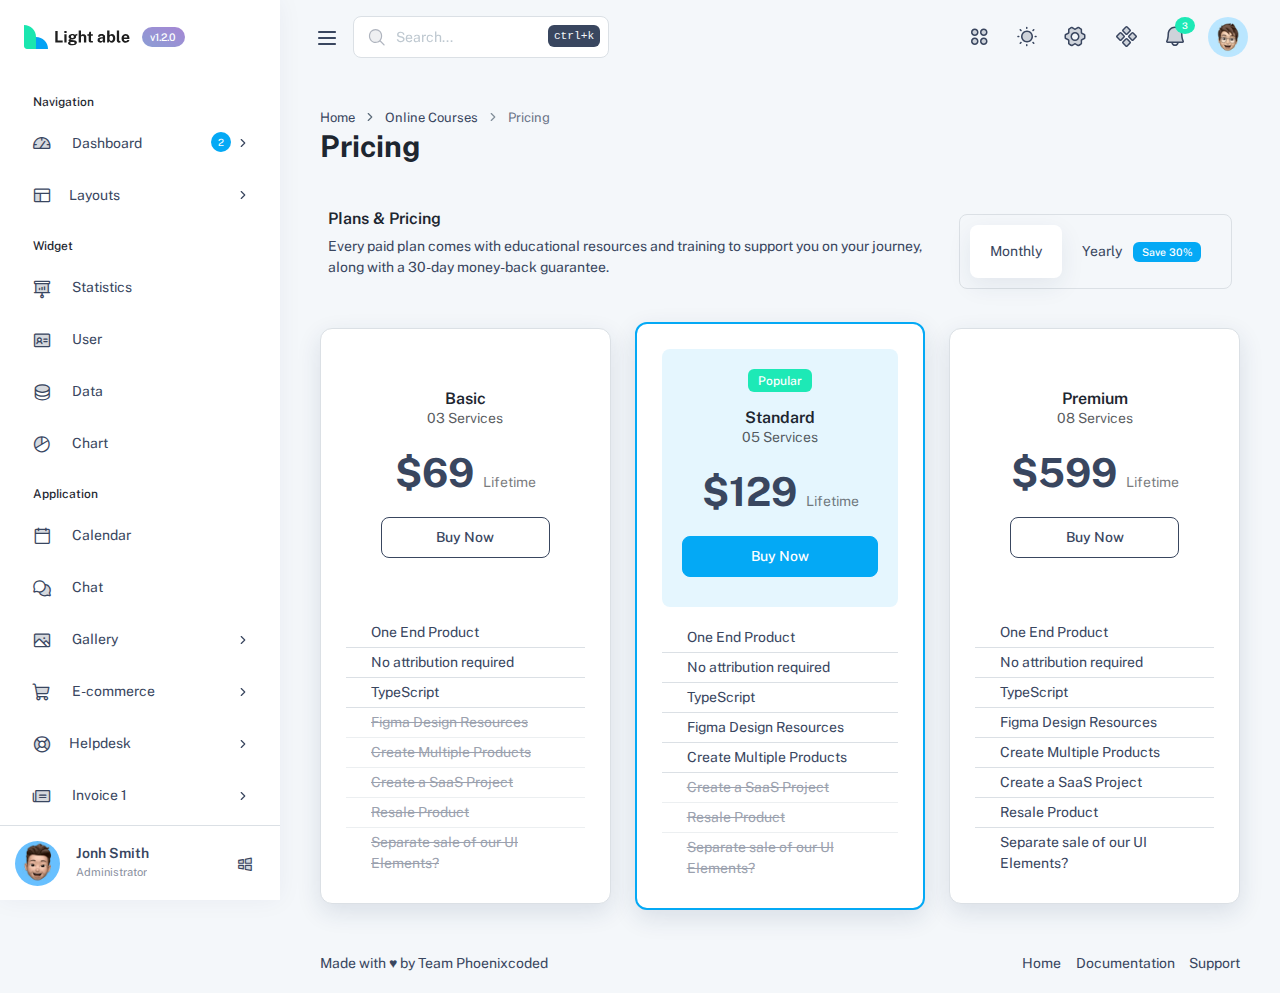
<file: .tpm/admins/course-setting-pricing.html>
<!doctype html>
<html lang="en">
  <!-- [Head] start -->

  <head>
    <title>Pricing | Light Able Admin & Dashboard Template</title>
    <!-- [Meta] -->
    <meta charset="utf-8" />
    <meta name="viewport" content="width=device-width, initial-scale=1.0, user-scalable=0, minimal-ui" />
    <meta http-equiv="X-UA-Compatible" content="IE=edge" />
    <meta
      name="description"
      content="Light Able admin and dashboard template offer a variety of UI elements and pages, ensuring your admin panel is both fast and effective."
    />
    <meta name="author" content="phoenixcoded" />

    <!-- [Favicon] icon -->
    <link rel="icon" href="../assets/images/favicon.svg" type="image/x-icon" />
 <!-- [Google Font : Public Sans] icon -->
<link href="https://fonts.googleapis.com/css2?family=Public+Sans:wght@400;500;600;700&amp;display=swap" rel="stylesheet" />
<!-- [phosphor Icons] https://phosphoricons.com/ -->
<link rel="stylesheet" href="../assets/fonts/phosphor/duotone/style.css" />
<!-- [Tabler Icons] https://tablericons.com -->
<link rel="stylesheet" href="../assets/fonts/tabler-icons.min.css" />
<!-- [Feather Icons] https://feathericons.com -->
<link rel="stylesheet" href="../assets/fonts/feather.css" />
<!-- [Font Awesome Icons] https://fontawesome.com/icons -->
<link rel="stylesheet" href="../assets/fonts/fontawesome.css" />
<!-- [Material Icons] https://fonts.google.com/icons -->
<link rel="stylesheet" href="../assets/fonts/material.css" />
<!-- [Template CSS Files] -->
<link rel="stylesheet" href="../assets/css/style.css" id="main-style-link" />
<link rel="stylesheet" href="../assets/css/style-preset.css" />

  </head>
  <!-- [Head] end -->
  <!-- [Body] Start -->

  <body data-pc-preset="preset-1" data-pc-sidebar-theme="light" data-pc-sidebar-caption="true" data-pc-direction="ltr" data-pc-theme="light">
    <!-- [ Pre-loader ] start -->
<div class="loader-bg">
  <div class="loader-track">
    <div class="loader-fill"></div>
  </div>
</div>
<!-- [ Pre-loader ] End -->
 <!-- [ Sidebar Menu ] start -->
<nav class="pc-sidebar">
  <div class="navbar-wrapper">
    <div class="m-header">
      <a href="../dashboard/index.html" class="b-brand text-primary">
        <!-- ========   Change your logo from here   ============ -->
        <img src="../assets/images/logo-dark.svg" alt="logo image" class="logo-lg" />
        <span class="badge bg-brand-color-2 rounded-pill ms-2 theme-version">v1.2.0</span>
      </a>
    </div>
    <div class="navbar-content">
      <ul class="pc-navbar">
        <li class="pc-item pc-caption">
          <label>Navigation</label>
          <i class="ph-duotone ph-gauge"></i>
        </li>
        <li class="pc-item pc-hasmenu">
          <a href="#!" class="pc-link">
            <span class="pc-micon">
              <i class="ph-duotone ph-gauge"></i>
            </span>
            <span class="pc-mtext">Dashboard</span>
            <span class="pc-arrow"><i data-feather="chevron-right"></i></span>
            <span class="pc-badge">2</span>
          </a>
          <ul class="pc-submenu">
            <li class="pc-item"><a class="pc-link" href="../dashboard/index.html">Analytics</a></li>
            <li class="pc-item"><a class="pc-link" href="../dashboard/affiliate.html">Affiliate</a></li>
            <li class="pc-item"><a class="pc-link" href="../dashboard/finance.html">Finance</a></li>
            <li class="pc-item"><a class="pc-link" href="helpdesk-dashboard.html">Helpdesk</a></li>
            <li class="pc-item"><a class="pc-link" href="../dashboard/invoice.html">Invoice</a></li>
          </ul>
        </li>
        <li class="pc-item pc-hasmenu">
          <a href="#!" class="pc-link"
            ><span class="pc-micon"> <i class="ph-duotone ph-layout"></i></span><span class="pc-mtext">Layouts</span
            ><span class="pc-arrow"><i data-feather="chevron-right"></i></span
          ></a>
          <ul class="pc-submenu">
            <li class="pc-item"><a class="pc-link" href="../demo/layout-horizontal.html">Horizontal</a></li>
            <li class="pc-item"><a class="pc-link" href="../demo/layout-vertical.html">Vertical</a></li>
            <li class="pc-item"><a class="pc-link" href="../demo/layout-vertical-tab.html">Vertical + Tab</a></li>
            <li class="pc-item"><a class="pc-link" href="../demo/layout-tab.html">Tab</a></li>
            <li class="pc-item"><a class="pc-link" href="../demo/layout-2-column.html">2 Column</a></li>
            <li class="pc-item"><a class="pc-link" href="../demo/layout-big-compact.html">Big Compact</a></li>
            <li class="pc-item"><a class="pc-link" href="../demo/layout-compact.html">Compact</a></li>
            <li class="pc-item"><a class="pc-link" href="../demo/layout-moduler.html">Moduler</a></li>
            <li class="pc-item"><a class="pc-link" href="../demo/layout-creative.html">Creative</a></li>
            <li class="pc-item"><a class="pc-link" href="../demo/layout-detached.html">Detached</a></li>
            <li class="pc-item"><a class="pc-link" href="../demo/layout-advanced.html">Advanced</a></li>
            <li class="pc-item"><a class="pc-link" href="../demo/layout-extended.html">Extended</a></li>
          </ul>
        </li>
        <li class="pc-item pc-caption">
          <label>Widget</label>
          <i class="ph-duotone ph-chart-pie"></i>
        </li>
        <li class="pc-item">
          <a href="../widget/w_statistics.html" class="pc-link">
            <span class="pc-micon">
              <i class="ph-duotone ph-projector-screen-chart"></i>
            </span>
            <span class="pc-mtext">Statistics</span>
          </a>
        </li>
        <li class="pc-item">
          <a href="../widget/w_user.html" class="pc-link">
            <span class="pc-micon">
              <i class="ph-duotone ph-identification-card"></i>
            </span>
            <span class="pc-mtext">User</span>
          </a>
        </li>
        <li class="pc-item">
          <a href="../widget/w_data.html" class="pc-link">
            <span class="pc-micon">
              <i class="ph-duotone ph-database"></i>
            </span>
            <span class="pc-mtext">Data</span>
          </a>
        </li>
        <li class="pc-item">
          <a href="../widget/w_chart.html" class="pc-link">
            <span class="pc-micon">
              <i class="ph-duotone ph-chart-pie"></i>
            </span>
            <span class="pc-mtext">Chart</span></a
          >
        </li>
        <li class="pc-item pc-caption">
          <label>Application</label>
          <i class="ph-duotone ph-buildings"></i>
        </li>
        <li class="pc-item">
          <a href="../application/calendar.html" class="pc-link">
            <span class="pc-micon">
              <i class="ph-duotone ph-calendar-blank"></i>
            </span>
            <span class="pc-mtext">Calendar</span></a
          >
        </li>
        <li class="pc-item">
          <a href="../application/chat.html" class="pc-link">
            <span class="pc-micon">
              <i class="ph-duotone ph-chats-circle"></i>
            </span>
            <span class="pc-mtext">Chat</span></a
          >
        </li>
        <li class="pc-item pc-hasmenu">
          <a href="#!" class="pc-link">
            <span class="pc-micon">
              <i class="ph-duotone ph-image"></i>
            </span>
            <span class="pc-mtext">Gallery</span><span class="pc-arrow"><i data-feather="chevron-right"></i></span
          ></a>
          <ul class="pc-submenu">
            <li class="pc-item"><a class="pc-link" href="../application/gallery-grid.html">Grid</a></li>
            <li class="pc-item"><a class="pc-link" href="../application/gallery-masonry.html">Masonry</a></li>
          </ul>
        </li>
        <li class="pc-item pc-hasmenu">
          <a href="#!" class="pc-link">
            <span class="pc-micon">
              <i class="ph-duotone ph-shopping-cart"></i>
            </span>
            <span class="pc-mtext">E-commerce</span><span class="pc-arrow"><i data-feather="chevron-right"></i></span
          ></a>
          <ul class="pc-submenu">
            <li class="pc-item"><a class="pc-link" href="../application/ecom_product.html">Product</a></li>
            <li class="pc-item"><a class="pc-link" href="../application/ecom_product-details.html">Product details</a></li>
            <li class="pc-item"><a class="pc-link" href="../application/ecom_product-list.html">Product List</a></li>
            <li class="pc-item"><a class="pc-link" href="../application/ecom_product-add.html">Add New Product</a></li>
            <li class="pc-item"><a class="pc-link" href="../application/ecom_checkout.html">Checkout</a></li>
          </ul>
        </li>
        <li class="pc-item pc-hasmenu">
          <a href="#!" class="pc-link"
            ><span class="pc-micon"><i class="ph-duotone ph-lifebuoy"></i></span><span class="pc-mtext">Helpdesk</span
            ><span class="pc-arrow"><i data-feather="chevron-right"></i></span
          ></a>
          <ul class="pc-submenu">
            <li class="pc-item"><a class="pc-link" href="helpdesk-dashboard.html">Dashboard</a></li>
            <li class="pc-item pc-hasmenu">
              <a class="pc-link" href="#!"
                >Ticket<span class="pc-arrow"><i data-feather="chevron-right"></i></span
              ></a>
              <ul class="pc-submenu">
                <li class="pc-item"><a class="pc-link" href="helpdesk-create-ticket.html">Create</a></li>
                <li class="pc-item"><a class="pc-link" href="helpdesk-ticket.html">List</a></li>
                <li class="pc-item"><a class="pc-link" href="helpdesk-ticket-details.html">Details</a></li>
              </ul>
            </li>
            <li class="pc-item"><a class="pc-link" href="helpdesk-customer.html">Customer</a></li>
          </ul>
        </li>
        <li class="pc-item pc-hasmenu">
          <a href="#!" class="pc-link">
            <span class="pc-micon">
              <i class="ph-duotone ph-newspaper"></i>
            </span>
            <span class="pc-mtext">Invoice 1</span><span class="pc-arrow"><i data-feather="chevron-right"></i></span
          ></a>
          <ul class="pc-submenu">
            <li class="pc-item"><a class="pc-link" href="../application/invoice-list.html">Invoice List</a></li>
            <li class="pc-item"><a class="pc-link" href="../application/invoice-create.html">Create</a></li>
            <li class="pc-item"><a class="pc-link" href="../application/invoice-view.html">Preview</a></li>
          </ul>
        </li>
        <li class="pc-item pc-hasmenu">
          <a href="#!" class="pc-link"
            ><span class="pc-micon"><i class="ph-duotone ph-newspaper"></i></span><span class="pc-mtext">Invoice 2</span
            ><span class="pc-arrow"><i data-feather="chevron-right"></i></span
          ></a>
          <ul class="pc-submenu">
            <li class="pc-item"><a class="pc-link" href="invoice-dashboard.html">Dashboard</a></li>
            <li class="pc-item"><a class="pc-link" href="invoice-create.html">Create</a></li>
            <li class="pc-item"><a class="pc-link" href="invoice-view.html">Details</a></li>
            <li class="pc-item"><a class="pc-link" href="invoice-list.html">List</a></li>
            <li class="pc-item"><a class="pc-link" href="invoice-edit.html">Edit</a></li>
          </ul>
        </li>
        <li class="pc-item">
          <a href="../application/mail.html" class="pc-link">
            <span class="pc-micon">
              <i class="ph-duotone ph-envelope-open"></i>
            </span>
            <span class="pc-mtext">Mail</span></a
          >
        </li>
        <li class="pc-item pc-hasmenu">
          <a href="#!" class="pc-link">
            <span class="pc-micon">
              <i class="ph-duotone ph-identification-badge"></i>
            </span>
            <span class="pc-mtext">Membership</span>
            <span class="pc-arrow"><i data-feather="chevron-right"></i></span>
          </a>
          <ul class="pc-submenu">
            <li class="pc-item"><a class="pc-link" href="membership-dashboard.html">Dashboard</a></li>
            <li class="pc-item"><a class="pc-link" href="membership-list.html">List</a></li>
            <li class="pc-item"><a class="pc-link" href="membership-pricing.html">Pricing</a></li>
            <li class="pc-item"><a class="pc-link" href="membership-setting.html">Setting</a></li>
          </ul>
        </li>
        <li class="pc-item pc-hasmenu">
          <a href="#!" class="pc-link">
            <span class="pc-micon">
              <i class="ph-duotone ph-books"></i>
            </span>
            <span class="pc-mtext">Online Courses</span>
            <span class="pc-arrow"><i data-feather="chevron-right"></i></span>
          </a>
          <ul class="pc-submenu">
            <li class="pc-item"><a class="pc-link" href="course-dashboard.html">Dashboard</a></li>
            <li class="pc-item pc-hasmenu">
              <a class="pc-link" href="#!"
                >Teacher<span class="pc-arrow"><i data-feather="chevron-right"></i></span
              ></a>
              <ul class="pc-submenu">
                <li class="pc-item"><a class="pc-link" href="course-teacher-list.html">List</a></li>
                <li class="pc-item"><a class="pc-link" href="course-teacher-apply.html">Apply</a></li>
                <li class="pc-item"><a class="pc-link" href="course-teacher-add.html">Add</a></li>
              </ul>
            </li>
            <li class="pc-item pc-hasmenu">
              <a class="pc-link" href="#!"
                >Student<span class="pc-arrow"><i data-feather="chevron-right"></i></span
              ></a>
              <ul class="pc-submenu">
                <li class="pc-item"><a class="pc-link" href="course-student-list.html">list</a></li>
                <li class="pc-item"><a class="pc-link" href="course-student-apply.html">Apply</a></li>
                <li class="pc-item"><a class="pc-link" href="course-student-add.html">Add</a></li>
              </ul>
            </li>
            <li class="pc-item pc-hasmenu">
              <a class="pc-link" href="#!"
                >Courses<span class="pc-arrow"><i data-feather="chevron-right"></i></span
              ></a>
              <ul class="pc-submenu">
                <li class="pc-item"><a class="pc-link" href="course-course-view.html">View</a></li>
                <li class="pc-item"><a class="pc-link" href="course-course-add.html">Add</a></li>
              </ul>
            </li>
            <li class="pc-item"><a class="pc-link" href="course-pricing.html">Pricing</a></li>
            <li class="pc-item"><a class="pc-link" href="course-site.html">Site</a></li>
            <li class="pc-item pc-hasmenu">
              <a class="pc-link" href="#!"
                >Setting<span class="pc-arrow"><i data-feather="chevron-right"></i></span
              ></a>
              <ul class="pc-submenu">
                <li class="pc-item"><a class="pc-link" href="course-setting-payment.html">Payment</a></li>
                <li class="pc-item"><a class="pc-link" href="course-setting-pricing.html">Pricing</a></li>
                <li class="pc-item"><a class="pc-link" href="course-setting-notifications.html">Notifications</a></li>
              </ul>
            </li>
          </ul>
        </li>
        <li class="pc-item">
          <a href="../application/plans.html" class="pc-link">
            <span class="pc-micon">
              <i class="ph-duotone ph-currency-circle-dollar"></i>
            </span>
            <span class="pc-mtext">Plans</span></a
          >
        </li>
        <li class="pc-item pc-hasmenu">
          <a href="#!" class="pc-link">
            <span class="pc-micon">
              <i class="ph-duotone ph-user-circle"></i>
            </span>
            <span class="pc-mtext">Users</span><span class="pc-arrow"><i data-feather="chevron-right"></i></span
          ></a>
          <ul class="pc-submenu">
            <li class="pc-item"><a class="pc-link" href="../application/account-profile.html">Account Profile</a></li>
            <li class="pc-item"><a class="pc-link" href="../application/social-media.html">Social media</a></li>
            <li class="pc-item"><a class="pc-link" href="../application/user-card.html">User Card</a></li>
            <li class="pc-item"><a class="pc-link" href="../application/user-list.html">User List</a></li>
            <li class="pc-item"><a class="pc-link" href="../application/team.html">Team</a></li>
          </ul>
        </li>

        <li class="pc-item pc-caption">
          <label>Pages</label>
          <i class="ph-duotone ph-devices"></i>
        </li>
        <li class="pc-item pc-hasmenu">
          <a href="#!" class="pc-link">
            <span class="pc-micon">
              <i class="ph-duotone ph-shield-checkered"></i>
            </span>
            <span class="pc-mtext">Authentication</span><span class="pc-arrow"><i data-feather="chevron-right"></i></span
          ></a>
          <ul class="pc-submenu">
            <li class="pc-item pc-hasmenu">
              <a href="#!" class="pc-link"
                >Authentication 1<span class="pc-arrow"><i data-feather="chevron-right"></i></span
              ></a>
              <ul class="pc-submenu">
                <li class="pc-item"><a class="pc-link" target="_blank" href="../pages/login-v1.html">Login</a></li>
                <li class="pc-item"><a class="pc-link" target="_blank" href="../pages/register-v1.html">Register</a></li>
                <li class="pc-item"><a class="pc-link" target="_blank" href="../pages/forgot-password-v1.html">Forgot Password</a></li>
                <li class="pc-item"><a class="pc-link" target="_blank" href="../pages/reset-password-v1.html">reset password</a> </li>
                <li class="pc-item"><a class="pc-link" target="_blank" href="../pages/code-verification-v1.html">code verification</a></li>
              </ul>
            </li>
            <li class="pc-item pc-hasmenu">
              <a href="#!" class="pc-link"
                >Authentication 2<span class="pc-arrow"><i data-feather="chevron-right"></i></span
              ></a>
              <ul class="pc-submenu">
                <li class="pc-item"><a class="pc-link" target="_blank" href="../pages/login-v2.html">Login</a></li>
                <li class="pc-item"><a class="pc-link" target="_blank" href="../pages/register-v2.html">Register</a></li>
                <li class="pc-item"><a class="pc-link" target="_blank" href="../pages/forgot-password-v2.html">Forgot password</a> </li>
                <li class="pc-item"><a class="pc-link" target="_blank" href="../pages/reset-password-v2.html">reset password</a> </li>
                <li class="pc-item"><a class="pc-link" target="_blank" href="../pages/code-verification-v2.html">code verification</a></li>
              </ul>
            </li>
            <li class="pc-item"><a class="pc-link" href="../pages/login-modal.html">Login Modal</a></li>
          </ul>
        </li>
        <li class="pc-item pc-hasmenu">
          <a href="#!" class="pc-link">
            <span class="pc-micon">
              <i class="ph-duotone ph-wrench"></i>
            </span>
            <span class="pc-mtext">Maintenance</span><span class="pc-arrow"><i data-feather="chevron-right"></i></span>
          </a>
          <ul class="pc-submenu">
            <li class="pc-item"><a class="pc-link" target="_blank" href="../pages/error-404.html">Error 404</a></li>
            <li class="pc-item"><a class="pc-link" target="_blank" href="../pages/connection-lost.html">Connection lost</a></li>
            <li class="pc-item"><a class="pc-link" target="_blank" href="../pages/under-construction.html">Under Construction</a></li>
            <li class="pc-item"><a class="pc-link" target="_blank" href="../pages/coming-soon.html">Coming soon</a></li>
          </ul>
        </li>
        <li class="pc-item"
          ><a href="../pages/contact-us.html" class="pc-link"
            ><span class="pc-micon"> <i class="ph-duotone ph-target"></i> </span><span class="pc-mtext">Contact Us</span></a
          >
        </li>
        <li class="pc-item"
          ><a href="../index.html" class="pc-link" target="_blank"
            ><span class="pc-micon"> <i class="ph-duotone ph-rocket"></i> </span>
            <span class="pc-mtext pc-icon-link">Landing <i class="ti ti-link text-primary f-14"></i></span>
          </a>
        </li>
        <li class="pc-item"
          ><a href="../pages/loading.html" class="pc-link"
            ><span class="pc-micon"> <i class="ph-duotone ph-fan"></i> </span><span class="pc-mtext">Loading</span></a
          >
        </li>
        <li class="pc-item pc-hasmenu">
          <a href="#!" class="pc-link">
            <span class="pc-micon">
              <i class="ph-duotone ph-magnifying-glass"></i>
            </span>
            <span class="pc-mtext">Search</span><span class="pc-arrow"><i data-feather="chevron-right"></i></span
          ></a>
          <ul class="pc-submenu">
            <li class="pc-item"><a class="pc-link" href="../pages/search-page.html">Search Page</a></li>
            <li class="pc-item"><a class="pc-link" href="../pages/contact-search.html">Contact Search</a></li>
          </ul>
        </li>
        <li class="pc-item">
          <a href="../pages/settings.html" class="pc-link">
            <span class="pc-micon">
              <i class="ph-duotone ph-globe"></i>
            </span>
            <span class="pc-mtext">Site Settings</span>
          </a>
        </li>
        <li class="pc-item pc-caption">
          <label>UI Components</label>
          <i class="ph-duotone ph-compass-tool"></i>
        </li>
        <li class="pc-item">
          <a href="../elements/bc_alert.html" class="pc-link" target="_blank"
            ><span class="pc-micon"> <i class="ph-duotone ph-compass-tool"></i></span>
            <span class="pc-mtext pc-icon-link">Components <i class="ti ti-link text-primary f-14"></i></span>
          </a>
        </li>
        <li class="pc-item">
          <a href="../elements/animation.html" class="pc-link">
            <span class="pc-micon"> <i class="ph-duotone ph-flower"></i> </span><span class="pc-mtext">Animation</span></a
          >
        </li>
        <li class="pc-item pc-hasmenu">
          <a href="#!" class="pc-link"
            ><span class="pc-micon"> <i class="ph-duotone ph-flower-lotus"></i></span><span class="pc-mtext">Icons</span
            ><span class="pc-arrow"><i data-feather="chevron-right"></i></span
          ></a>
          <ul class="pc-submenu">
            <li class="pc-item"><a class="pc-link" href="../elements/icon-feather.html">Feather</a></li>
            <li class="pc-item"><a class="pc-link" href="../elements/icon-fontawesome.html">Font Awesome 5</a></li>
            <li class="pc-item"><a class="pc-link" href="../elements/icon-material.html">Material</a></li>
            <li class="pc-item"><a class="pc-link" href="../elements/icon-tabler.html">Tabler</a></li>
            <li class="pc-item"><a class="pc-link" href="../elements/icon-phosphor.html">Phosphor</a></li>
            <li class="pc-item"><a class="pc-link" href="../elements/icon-custom.html">Custom</a></li>
          </ul>
        </li>
        <li class="pc-item pc-caption">
          <label>Forms</label>
          <i class="ph-duotone ph-textbox"></i>
        </li>
        <li class="pc-item pc-hasmenu">
          <a href="#!" class="pc-link">
            <span class="pc-micon">
              <i class="ph-duotone ph-textbox"></i>
            </span>
            <span class="pc-mtext">Forms Elements</span><span class="pc-arrow"><i data-feather="chevron-right"></i></span
          ></a>
          <ul class="pc-submenu">
            <li class="pc-item"><a class="pc-link" href="../forms/form_elements.html">Form Basic</a></li>
            <li class="pc-item"><a class="pc-link" href="../forms/form_floating.html">Form Floating</a></li>
            <li class="pc-item"><a class="pc-link" href="../forms/form2_basic.html">Form Options</a></li>
            <li class="pc-item"><a class="pc-link" href="../forms/form2_input_group.html">Input Groups</a></li>
            <li class="pc-item"><a class="pc-link" href="../forms/form2_checkbox.html">Checkbox</a></li>
            <li class="pc-item"><a class="pc-link" href="../forms/form2_radio.html">Radio</a></li>
            <li class="pc-item"><a class="pc-link" href="../forms/form2_switch.html">Switch</a></li>
            <li class="pc-item"><a class="pc-link" href="../forms/form2_megaoption.html">Mega option</a></li>
          </ul>
        </li>
        <li class="pc-item pc-hasmenu">
          <a href="#!" class="pc-link">
            <span class="pc-micon">
              <i class="ph-duotone ph-plug-charging"></i>
            </span>
            <span class="pc-mtext">Forms Plugins</span><span class="pc-arrow"><i data-feather="chevron-right"></i></span
          ></a>
          <ul class="pc-submenu">
            <li class="pc-item pc-hasmenu">
              <a class="pc-link" href="#"
                >Date<span class="pc-arrow"><i data-feather="chevron-right"></i></span
              ></a>
              <ul class="pc-submenu">
                <li class="pc-item"><a class="pc-link" href="../forms/form2_datepicker.html">Datepicker</a></li>
                <li class="pc-item"><a class="pc-link" href="../forms/form2_daterangepicker.html">Date Range Picker</a> </li>
                <li class="pc-item"><a class="pc-link" href="../forms/form2_timepicker.html">Timepicker</a></li>
              </ul>
            </li>
            <li class="pc-item pc-hasmenu">
              <a class="pc-link" href="#"
                >Select<span class="pc-arrow"><i data-feather="chevron-right"></i></span
              ></a>
              <ul class="pc-submenu">
                <li class="pc-item"><a class="pc-link" href="../forms/form2_choices.html">Choices js</a></li>
              </ul>
            </li>
            <li class="pc-item"><a class="pc-link" href="../forms/form2_rating.html">Rating</a></li>
            <li class="pc-item"><a class="pc-link" href="../forms/form2_recaptcha.html">Google reCaptcha</a></li>
            <li class="pc-item"><a class="pc-link" href="../forms/form2_inputmask.html">Input Masks</a></li>
            <li class="pc-item"><a class="pc-link" href="../forms/form2_clipboard.html">Clipboard</a></li>
            <li class="pc-item"><a class="pc-link" href="../forms/form2_nouislider.html">Nouislider</a></li>
            <li class="pc-item"><a class="pc-link" href="../forms/form2_switchjs.html">Bootstrap Switch</a></li>
            <li class="pc-item"><a class="pc-link" href="../forms/form2_typeahead.html">Typeahead</a></li>
          </ul>
        </li>
        <li class="pc-item pc-hasmenu">
          <a href="#!" class="pc-link">
            <span class="pc-micon">
              <i class="ph-duotone ph-pen-nib"></i>
            </span>
            <span class="pc-mtext">Text Editors</span><span class="pc-arrow"><i data-feather="chevron-right"></i></span
          ></a>
          <ul class="pc-submenu">
            <li class="pc-item"><a class="pc-link" href="../forms/form2_tinymce.html">Tinymce</a></li>
            <li class="pc-item"><a class="pc-link" href="../forms/form2_quill.html">Quill</a></li>
            <li class="pc-item pc-hasmenu">
              <a class="pc-link" href="#"
                >CK editor<span class="pc-arrow"><i data-feather="chevron-right"></i></span
              ></a>
              <ul class="pc-submenu">
                <li class="pc-item"><a class="pc-link" href="../forms/editor-classic.html">classic</a></li>
                <li class="pc-item"><a class="pc-link" href="../forms/editor-document.html">Document</a></li>
                <li class="pc-item"><a class="pc-link" href="../forms/editor-inline.html">Inline</a></li>
                <li class="pc-item"><a class="pc-link" href="../forms/editor-balloon.html">Balloon</a></li>
              </ul>
            </li>
            <li class="pc-item"><a class="pc-link" href="../forms/form2_markdown.html">Markdown</a></li>
          </ul>
        </li>
        <li class="pc-item pc-hasmenu">
          <a href="#!" class="pc-link">
            <span class="pc-micon">
              <i class="ph-duotone ph-windows-logo"></i>
            </span>
            <span class="pc-mtext">Form Layouts</span><span class="pc-arrow"><i data-feather="chevron-right"></i></span
          ></a>
          <ul class="pc-submenu">
            <li class="pc-item"><a class="pc-link" href="../forms/form2_lay-default.html">Layouts</a></li>
            <li class="pc-item"><a class="pc-link" href="../forms/form2_lay-multicolumn.html">Multicolumn</a></li>
            <li class="pc-item"><a class="pc-link" href="../forms/form2_lay-actionbars.html">Actionbars</a></li>
            <li class="pc-item"><a class="pc-link" href="../forms/form2_lay-stickyactionbars.html">Sticky Action bars</a> </li>
          </ul>
        </li>
        <li class="pc-item pc-hasmenu">
          <a href="#!" class="pc-link">
            <span class="pc-micon">
              <i class="ph-duotone ph-cloud-arrow-up"></i>
            </span>
            <span class="pc-mtext">File upload</span><span class="pc-arrow"><i data-feather="chevron-right"></i></span
          ></a>
          <ul class="pc-submenu">
            <li class="pc-item"><a class="pc-link" href="../forms/file-upload.html">Dropzone</a></li>
            <li class="pc-item"><a class="pc-link" href="../forms/form2_flu-uppy.html">Uppy</a></li>
          </ul>
        </li>
        <li class="pc-item">
          <a href="../forms/form2_wizard.html" class="pc-link">
            <span class="pc-micon">
              <i class="ph-duotone ph-tabs"></i>
            </span>
            <span class="pc-mtext">wizard</span></a
          >
        </li>
        <li class="pc-item">
          <a href="../forms/form-validation.html" class="pc-link">
            <span class="pc-micon">
              <i class="ph-duotone ph-password"></i>
            </span>
            <span class="pc-mtext">Form Validation</span></a
          >
        </li>
        <li class="pc-item"
          ><a href="../forms/image_crop.html" class="pc-link">
            <span class="pc-micon">
              <i class="ph-duotone ph-crop"></i>
            </span>
            <span class="pc-mtext">Image cropper</span></a
          ></li
        >
        <li class="pc-item pc-caption">
          <label>table</label>
          <i class="ph-duotone ph-table"></i>
        </li>
        <li class="pc-item pc-hasmenu">
          <a href="#!" class="pc-link">
            <span class="pc-micon">
              <i class="ph-duotone ph-table"></i>
            </span>
            <span class="pc-mtext">Bootstrap Table</span><span class="pc-arrow"><i data-feather="chevron-right"></i></span
          ></a>
          <ul class="pc-submenu">
            <li class="pc-item"><a class="pc-link" href="../table/tbl_bootstrap.html">Basic table</a></li>
            <li class="pc-item"><a class="pc-link" href="../table/tbl_sizing.html">Sizing table</a></li>
            <li class="pc-item"><a class="pc-link" href="../table/tbl_border.html">Border table</a></li>
            <li class="pc-item"><a class="pc-link" href="../table/tbl_styling.html">Styling table</a></li>
          </ul>
        </li>
        <li class="pc-item pc-hasmenu">
          <a href="#!" class="pc-link">
            <span class="pc-micon">
              <i class="ph-duotone ph-grid-nine"></i>
            </span>
            <span class="pc-mtext">Vanilla Table</span><span class="pc-arrow"><i data-feather="chevron-right"></i></span
          ></a>
          <ul class="pc-submenu">
            <li class="pc-item"><a class="pc-link" href="../table/tbl_dt-simple.html">Basic initialization</a></li>
            <li class="pc-item"><a class="pc-link" href="../table/tbl_dt-dynamic-import.html">Dynamic Import</a></li>
            <li class="pc-item"><a class="pc-link" href="../table/tbl_dt-render-column-cells.html">Render Column Cells</a></li>
            <li class="pc-item"><a class="pc-link" href="../table/tbl_dt-column-manipulation.html">Column Manipulation</a></li>
            <li class="pc-item"><a class="pc-link" href="../table/tbl_dt-datetime-sorting.html">Datetime Sorting</a></li>
            <li class="pc-item"><a class="pc-link" href="../table/tbl_dt-methods.html">Methods</a></li>
            <li class="pc-item"><a class="pc-link" href="../table/tbl_dt-add-rows.html">Add Rows</a></li>
            <li class="pc-item"><a class="pc-link" href="../table/tbl_dt-fetch-api.html">Fetch API</a></li>
            <li class="pc-item"><a class="pc-link" href="../table/tbl_dt-filters.html">Filters</a></li>
            <li class="pc-item"><a class="pc-link" href="../table/tbl_dt-export.html">Export</a></li>
          </ul>
        </li>
        <li class="pc-item pc-hasmenu">
          <a href="#!" class="pc-link">
            <span class="pc-micon">
              <i class="ph-duotone ph-text-columns"></i>
            </span>
            <span class="pc-mtext">Data table</span><span class="pc-arrow"><i data-feather="chevron-right"></i></span
          ></a>
          <ul class="pc-submenu">
            <li class="pc-item"><a class="pc-link" href="../table/dt_advance.html">Advance initialization</a></li>
            <li class="pc-item"><a class="pc-link" href="../table/dt_styling.html">Styling</a></li>
            <li class="pc-item"><a class="pc-link" href="../table/dt_api.html">API</a></li>
            <li class="pc-item"><a class="pc-link" href="../table/dt_plugin.html">Plug-in</a></li>
            <li class="pc-item"><a class="pc-link" href="../table/dt_sources.html">Data sources</a></li>
          </ul>
        </li>
        <li class="pc-item pc-hasmenu">
          <a href="#!" class="pc-link">
            <span class="pc-micon">
              <i class="ph-duotone ph-wall"></i>
            </span>
            <span class="pc-mtext">DT extensions</span><span class="pc-arrow"><i data-feather="chevron-right"></i></span
          ></a>
          <ul class="pc-submenu">
            <li class="pc-item"><a class="pc-link" href="../table/dt_ext_autofill.html">Autofill</a></li>
            <li class="pc-item pc-hasmenu">
              <a href="#!" class="pc-link"
                >Button<span class="pc-arrow"><i data-feather="chevron-right"></i></span
              ></a>
              <ul class="pc-submenu">
                <li class="pc-item"><a class="pc-link" href="../table/dt_ext_basic_buttons.html">Basic button</a></li>
                <li class="pc-item"><a class="pc-link" href="../table/dt_ext_export_buttons.html">Data export</a></li>
              </ul>
            </li>
            <li class="pc-item"><a class="pc-link" href="../table/dt_ext_col_reorder.html">Col reorder</a></li>
            <li class="pc-item"><a class="pc-link" href="../table/dt_ext_fixed_columns.html">Fixed columns</a></li>
            <li class="pc-item"><a class="pc-link" href="../table/dt_ext_fixed_header.html">Fixed header</a></li>
            <li class="pc-item"><a class="pc-link" href="../table/dt_ext_key_table.html">Key table</a></li>
            <li class="pc-item"><a class="pc-link" href="../table/dt_ext_responsive.html">Responsive</a></li>
            <li class="pc-item"><a class="pc-link" href="../table/dt_ext_row_reorder.html">Row reorder</a></li>
            <li class="pc-item"><a class="pc-link" href="../table/dt_ext_scroller.html">Scroller</a></li>
            <li class="pc-item"><a class="pc-link" href="../table/dt_ext_select.html">Select table</a></li>
          </ul>
        </li>
        <li class="pc-item pc-caption">
          <label>Charts &amp; Maps</label>
          <i class="ph-duotone ph-chart-pie-slice"></i>
        </li>
        <li class="pc-item pc-hasmenu">
          <a href="#!" class="pc-link">
            <span class="pc-micon">
              <i class="ph-duotone ph-chart-donut"></i>
            </span>
            <span class="pc-mtext">Charts</span><span class="pc-arrow"><i data-feather="chevron-right"></i></span
          ></a>
          <ul class="pc-submenu">
            <li class="pc-item"><a class="pc-link" href="../chart/chart-apex.html">Apex Chart</a></li>
            <li class="pc-item"><a class="pc-link" href="../chart/chart-peity.html">Peity Chart</a></li>
          </ul>
        </li>
        <li class="pc-item pc-hasmenu">
          <a href="#!" class="pc-link">
            <span class="pc-micon">
              <i class="ph-duotone ph-map-trifold"></i>
            </span>
            <span class="pc-mtext">Maps</span><span class="pc-arrow"><i data-feather="chevron-right"></i></span
          ></a>
          <ul class="pc-submenu">
            <li class="pc-item"><a class="pc-link" href="../chart/map-vector.html">Vector Map</a></li>
            <li class="pc-item"><a class="pc-link" href="../chart/map-gmap.html">Gmaps</a></li>
          </ul>
        </li>

        <li class="pc-item pc-caption">
          <label>Other</label>
          <i class="ph-duotone ph-suitcase"></i>
        </li>
        <li class="pc-item pc-hasmenu">
          <a href="#!" class="pc-link"
            ><span class="pc-micon"> <i class="ph-duotone ph-tree-structure"></i> </span><span class="pc-mtext">Menu levels</span
            ><span class="pc-arrow"><i data-feather="chevron-right"></i></span
          ></a>
          <ul class="pc-submenu">
            <li class="pc-item"><a class="pc-link" href="#!">Level 2.1</a></li>
            <li class="pc-item pc-hasmenu">
              <a href="#!" class="pc-link"
                >Level 2.2<span class="pc-arrow"><i data-feather="chevron-right"></i></span
              ></a>
              <ul class="pc-submenu">
                <li class="pc-item"><a class="pc-link" href="#!">Level 3.1</a></li>
                <li class="pc-item"><a class="pc-link" href="#!">Level 3.2</a></li>
                <li class="pc-item pc-hasmenu">
                  <a href="#!" class="pc-link"
                    >Level 3.3<span class="pc-arrow"><i data-feather="chevron-right"></i></span
                  ></a>
                  <ul class="pc-submenu">
                    <li class="pc-item"><a class="pc-link" href="#!">Level 4.1</a></li>
                    <li class="pc-item"><a class="pc-link" href="#!">Level 4.2</a></li>
                  </ul>
                </li>
              </ul>
            </li>
            <li class="pc-item pc-hasmenu">
              <a href="#!" class="pc-link"
                >Level 2.3<span class="pc-arrow"><i data-feather="chevron-right"></i></span
              ></a>
              <ul class="pc-submenu">
                <li class="pc-item"><a class="pc-link" href="#!">Level 3.1</a></li>
                <li class="pc-item"><a class="pc-link" href="#!">Level 3.2</a></li>
                <li class="pc-item pc-hasmenu">
                  <a href="#!" class="pc-link"
                    >Level 3.3<span class="pc-arrow"><i data-feather="chevron-right"></i></span
                  ></a>
                  <ul class="pc-submenu">
                    <li class="pc-item"><a class="pc-link" href="#!">Level 4.1</a></li>
                    <li class="pc-item"><a class="pc-link" href="#!">Level 4.2</a></li>
                  </ul>
                </li>
              </ul>
            </li>
          </ul>
        </li>
        <li class="pc-item"
          ><a href="../other/sample-page.html" class="pc-link">
            <span class="pc-micon">
              <i class="ph-duotone ph-desktop"></i>
            </span>
            <span class="pc-mtext">Sample page</span></a
          ></li
        >

      </ul>
      <div class="card nav-action-card bg-brand-color-4">
        <div class="card-body" style="background-image: url('../assets/images/layout/nav-card-bg.svg')">
          <h5 class="text-dark">Help Center</h5>
          <p class="text-dark text-opacity-75">Please contact us for more questions.</p>
          <a href="https://phoenixcoded.support-hub.io/" class="btn btn-primary" target="_blank">Go to help Center</a>
        </div>
      </div>
    </div>
    <div class="card pc-user-card">
      <div class="card-body">
        <div class="d-flex align-items-center">
          <div class="flex-shrink-0">
            <img src="../assets/images/user/avatar-1.jpg" alt="user-image" class="user-avtar wid-45 rounded-circle" />
          </div>
          <div class="flex-grow-1 ms-3">
            <div class="dropdown">
              <a href="#" class="arrow-none dropdown-toggle" data-bs-toggle="dropdown" aria-expanded="false" data-bs-offset="0,20">
                <div class="d-flex align-items-center">
                  <div class="flex-grow-1 me-2">
                    <h6 class="mb-0">Jonh Smith</h6>
                    <small>Administrator</small>
                  </div>
                  <div class="flex-shrink-0">
                    <div class="btn btn-icon btn-link-secondary avtar">
                      <i class="ph-duotone ph-windows-logo"></i>
                    </div>
                  </div>
                </div>
              </a>
              <div class="dropdown-menu">
                <ul>
                  <li>
                    <a class="pc-user-links">
                      <i class="ph-duotone ph-user"></i>
                      <span>My Account</span>
                    </a>
                  </li>
                  <li>
                    <a class="pc-user-links">
                      <i class="ph-duotone ph-gear"></i>
                      <span>Settings</span>
                    </a>
                  </li>
                  <li>
                    <a class="pc-user-links">
                      <i class="ph-duotone ph-lock-key"></i>
                      <span>Lock Screen</span>
                    </a>
                  </li>
                  <li>
                    <a class="pc-user-links">
                      <i class="ph-duotone ph-power"></i>
                      <span>Logout</span>
                    </a>
                  </li>
                </ul>
              </div>
            </div>
          </div>
        </div>
      </div>
    </div>
  </div>
</nav>
<!-- [ Sidebar Menu ] end -->
 <!-- [ Header Topbar ] start -->
<header class="pc-header">
  <div class="header-wrapper"> <!-- [Mobile Media Block] start -->
<div class="me-auto pc-mob-drp">
  <ul class="list-unstyled">
    <!-- ======= Menu collapse Icon ===== -->
    <li class="pc-h-item pc-sidebar-collapse">
      <a href="#" class="pc-head-link ms-0" id="sidebar-hide">
        <i class="ti ti-menu-2"></i>
      </a>
    </li>
    <li class="pc-h-item pc-sidebar-popup">
      <a href="#" class="pc-head-link ms-0" id="mobile-collapse">
        <i class="ti ti-menu-2"></i>
      </a>
    </li>
    <li class="dropdown pc-h-item d-inline-flex d-md-none">
      <a
        class="pc-head-link dropdown-toggle arrow-none m-0"
        data-bs-toggle="dropdown"
        href="#"
        role="button"
        aria-haspopup="false"
        aria-expanded="false"
      >
        <i class="ph-duotone ph-magnifying-glass"></i>
      </a>
      <div class="dropdown-menu pc-h-dropdown drp-search">
        <form class="px-3">
          <div class="mb-0 d-flex align-items-center">
            <input type="search" class="form-control border-0 shadow-none" placeholder="Search..." />
            <button class="btn btn-light-secondary btn-search">Search</button>
          </div>
        </form>
      </div>
    </li>
    <li class="pc-h-item d-none d-md-inline-flex">
      <form class="form-search">
        <i class="ph-duotone ph-magnifying-glass icon-search"></i>
        <input type="search" class="form-control" placeholder="Search..." />

        <button class="btn btn-search" style="padding: 0"><kbd>ctrl+k</kbd></button>
      </form>
    </li>
  </ul>
</div>
<!-- [Mobile Media Block end] -->
<div class="ms-auto">
  <ul class="list-unstyled">
    <li class="dropdown pc-h-item d-none d-md-inline-flex">
      <a
        class="pc-head-link dropdown-toggle arrow-none me-0"
        data-bs-toggle="dropdown"
        href="#"
        role="button"
        aria-haspopup="false"
        aria-expanded="false"
      >
        <i class="ph-duotone ph-circles-four"></i>
      </a>
      <div class="dropdown-menu dropdown-qta dropdown-menu-end pc-h-dropdown">
        <div class="overflow-hidden">
          <div class="qta-links m-n1">
            <a href="#!" class="dropdown-item">
              <i class="ph-duotone ph-shopping-cart"></i>
              <span>E-commerce</span>
            </a>
            <a href="#!" class="dropdown-item">
              <i class="ph-duotone ph-lifebuoy"></i>
              <span>Helpdesk</span>
            </a>
            <a href="#!" class="dropdown-item">
              <i class="ph-duotone ph-scroll"></i>
              <span>Invoice</span>
            </a>
            <a href="#!" class="dropdown-item">
              <i class="ph-duotone ph-books"></i>
              <span>Online Courses</span>
            </a>
            <a href="#!" class="dropdown-item">
              <i class="ph-duotone ph-envelope-open"></i>
              <span>Mail</span>
            </a>
            <a href="#!" class="dropdown-item">
              <i class="ph-duotone ph-identification-badge"></i>
              <span>Membership</span>
            </a>
            <a href="#!" class="dropdown-item">
              <i class="ph-duotone ph-chats-circle"></i>
              <span>Chat</span>
            </a>
            <a href="#!" class="dropdown-item">
              <i class="ph-duotone ph-currency-circle-dollar"></i>
              <span>Plans</span>
            </a>
            <a href="#!" class="dropdown-item">
              <i class="ph-duotone ph-user-circle"></i>
              <span>Users</span>
            </a>
          </div>
        </div>
      </div>
    </li>
    <li class="dropdown pc-h-item">
      <a
        class="pc-head-link dropdown-toggle arrow-none me-0"
        data-bs-toggle="dropdown"
        href="#"
        role="button"
        aria-haspopup="false"
        aria-expanded="false"
      >
        <i class="ph-duotone ph-sun-dim"></i>
      </a>
      <div class="dropdown-menu dropdown-menu-end pc-h-dropdown">
        <a href="#!" class="dropdown-item" onclick="layout_change('dark')">
          <i class="ph-duotone ph-moon"></i>
          <span>Dark</span>
        </a>
        <a href="#!" class="dropdown-item" onclick="layout_change('light')">
          <i class="ph-duotone ph-sun-dim"></i>
          <span>Light</span>
        </a>
        <a href="#!" class="dropdown-item" onclick="layout_change_default()">
          <i class="ph-duotone ph-cpu"></i>
          <span>Default</span>
        </a>
      </div>
    </li>
    <li class="pc-h-item">
      <a class="pc-head-link pct-c-btn" href="#" data-bs-toggle="offcanvas" data-bs-target="#offcanvas_pc_layout">
        <i class="ph-duotone ph-gear-six"></i>
      </a>
    </li>
    <li class="dropdown pc-h-item">
      <a
        class="pc-head-link dropdown-toggle arrow-none me-0"
        data-bs-toggle="dropdown"
        href="#"
        role="button"
        aria-haspopup="false"
        aria-expanded="false"
      >
        <i class="ph-duotone ph-diamonds-four"></i>
      </a>
      <div class="dropdown-menu dropdown-menu-end pc-h-dropdown">
        <a href="#!" class="dropdown-item">
          <i class="ph-duotone ph-user"></i>
          <span>My Account</span>
        </a>
        <a href="#!" class="dropdown-item">
          <i class="ph-duotone ph-gear"></i>
          <span>Settings</span>
        </a>
        <a href="#!" class="dropdown-item">
          <i class="ph-duotone ph-lifebuoy"></i>
          <span>Support</span>
        </a>
        <a href="#!" class="dropdown-item">
          <i class="ph-duotone ph-lock-key"></i>
          <span>Lock Screen</span>
        </a>
        <a href="#!" class="dropdown-item">
          <i class="ph-duotone ph-power"></i>
          <span>Logout</span>
        </a>
      </div>
    </li>
    <li class="dropdown pc-h-item">
      <a
        class="pc-head-link dropdown-toggle arrow-none me-0"
        data-bs-toggle="dropdown"
        href="#"
        role="button"
        aria-haspopup="false"
        aria-expanded="false"
      >
        <i class="ph-duotone ph-bell"></i>
        <span class="badge bg-success pc-h-badge">3</span>
      </a>
      <div class="dropdown-menu dropdown-notification dropdown-menu-end pc-h-dropdown">
        <div class="dropdown-header d-flex align-items-center justify-content-between">
          <h5 class="m-0">Notifications</h5>
          <ul class="list-inline ms-auto mb-0">
            <li class="list-inline-item">
              <a href="../application/mail.html" class="avtar avtar-s btn-link-hover-primary">
                <i class="ti ti-link f-18"></i>
              </a>
            </li>
          </ul>
        </div>
        <div class="dropdown-body text-wrap header-notification-scroll position-relative" style="max-height: calc(100vh - 235px)">
          <ul class="list-group list-group-flush">
            <li class="list-group-item">
              <p class="text-span">Today</p>
              <div class="d-flex">
                <div class="flex-shrink-0">
                  <img src="../assets/images/user/avatar-2.jpg" alt="user-image" class="user-avtar avtar avtar-s" />
                </div>
                <div class="flex-grow-1 ms-3">
                  <div class="d-flex">
                    <div class="flex-grow-1 me-3 position-relative">
                      <h6 class="mb-0 text-truncate">Keefe Bond added new tags to 💪 Design system</h6>
                    </div>
                    <div class="flex-shrink-0">
                      <span class="text-sm">2 min ago</span>
                    </div>
                  </div>
                  <p class="position-relative mt-1 mb-2"
                    ><br /><span class="text-truncate"
                      >Lorem Ipsum has been the industry's standard dummy text ever since the 1500s.</span
                    ></p
                  >
                  <span class="badge bg-light-primary border border-primary me-1 mt-1">web design</span>
                  <span class="badge bg-light-warning border border-warning me-1 mt-1">Dashobard</span>
                  <span class="badge bg-light-success border border-success me-1 mt-1">Design System</span>
                </div>
              </div>
            </li>
            <li class="list-group-item">
              <div class="d-flex">
                <div class="flex-shrink-0">
                  <div class="avtar avtar-s bg-light-primary">
                    <i class="ph-duotone ph-chats-teardrop f-18"></i>
                  </div>
                </div>
                <div class="flex-grow-1 ms-3">
                  <div class="d-flex">
                    <div class="flex-grow-1 me-3 position-relative">
                      <h6 class="mb-0 text-truncate">Message</h6>
                    </div>
                    <div class="flex-shrink-0">
                      <span class="text-sm">1 hour ago</span>
                    </div>
                  </div>
                  <p class="position-relative mt-1 mb-2"
                    ><br /><span class="text-truncate"
                      >Lorem Ipsum has been the industry's standard dummy text ever since the 1500s.</span
                    ></p
                  >
                </div>
              </div>
            </li>
            <li class="list-group-item">
              <p class="text-span">Yesterday</p>
              <div class="d-flex">
                <div class="flex-shrink-0">
                  <div class="avtar avtar-s bg-light-danger">
                    <i class="ph-duotone ph-user f-18"></i>
                  </div>
                </div>
                <div class="flex-grow-1 ms-3">
                  <div class="d-flex">
                    <div class="flex-grow-1 me-3 position-relative">
                      <h6 class="mb-0 text-truncate">Challenge invitation</h6>
                    </div>
                    <div class="flex-shrink-0">
                      <span class="text-sm">12 hour ago</span>
                    </div>
                  </div>
                  <p class="position-relative mt-1 mb-2"
                    ><br /><span class="text-truncate"><strong> Jonny aber </strong> invites to join the challenge</span></p
                  >
                  <button class="btn btn-sm rounded-pill btn-outline-secondary me-2">Decline</button>
                  <button class="btn btn-sm rounded-pill btn-primary">Accept</button>
                </div>
              </div>
            </li>
            <li class="list-group-item">
              <div class="d-flex">
                <div class="flex-shrink-0">
                  <div class="avtar avtar-s bg-light-info">
                    <i class="ph-duotone ph-notebook f-18"></i>
                  </div>
                </div>
                <div class="flex-grow-1 ms-3">
                  <div class="d-flex">
                    <div class="flex-grow-1 me-3 position-relative">
                      <h6 class="mb-0 text-truncate">Forms</h6>
                    </div>
                    <div class="flex-shrink-0">
                      <span class="text-sm">2 hour ago</span>
                    </div>
                  </div>
                  <p class="position-relative mt-1 mb-2"
                    >Lorem Ipsum is simply dummy text of the printing and typesetting industry. Lorem Ipsum has been the industry's standard
                    dummy text ever since the 1500s.</p
                  >
                </div>
              </div>
            </li>
            <li class="list-group-item">
              <div class="d-flex">
                <div class="flex-shrink-0">
                  <img src="../assets/images/user/avatar-2.jpg" alt="user-image" class="user-avtar avtar avtar-s" />
                </div>
                <div class="flex-grow-1 ms-3">
                  <div class="d-flex">
                    <div class="flex-grow-1 me-3 position-relative">
                      <h6 class="mb-0 text-truncate">Keefe Bond added new tags to 💪 Design system</h6>
                    </div>
                    <div class="flex-shrink-0">
                      <span class="text-sm">2 min ago</span>
                    </div>
                  </div>
                  <p class="position-relative mt-1 mb-2"
                    ><br /><span class="text-truncate"
                      >Lorem Ipsum has been the industry's standard dummy text ever since the 1500s.</span
                    ></p
                  >
                  <button class="btn btn-sm rounded-pill btn-outline-secondary me-2">Decline</button>
                  <button class="btn btn-sm rounded-pill btn-primary">Accept</button>
                </div>
              </div>
            </li>
            <li class="list-group-item">
              <div class="d-flex">
                <div class="flex-shrink-0">
                  <div class="avtar avtar-s bg-light-success">
                    <i class="ph-duotone ph-shield-checkered f-18"></i>
                  </div>
                </div>
                <div class="flex-grow-1 ms-3">
                  <div class="d-flex">
                    <div class="flex-grow-1 me-3 position-relative">
                      <h6 class="mb-0 text-truncate">Security</h6>
                    </div>
                    <div class="flex-shrink-0">
                      <span class="text-sm">5 hour ago</span>
                    </div>
                  </div>
                  <p class="position-relative mt-1 mb-2"
                    >Lorem Ipsum is simply dummy text of the printing and typesetting industry. Lorem Ipsum has been the industry's standard
                    dummy text ever since the 1500s.</p
                  >
                </div>
              </div>
            </li>
          </ul>
        </div>
        <div class="dropdown-footer">
          <div class="row g-3">
            <div class="col-6">
              <div class="d-grid"><button class="btn btn-primary">Archive all</button></div>
            </div>
            <div class="col-6">
              <div class="d-grid"><button class="btn btn-outline-secondary">Mark all as read</button></div>
            </div>
          </div>
        </div>
      </div>
    </li>
    <li class="dropdown pc-h-item header-user-profile">
      <a
        class="pc-head-link dropdown-toggle arrow-none me-0"
        data-bs-toggle="dropdown"
        href="#"
        role="button"
        aria-haspopup="false"
        data-bs-auto-close="outside"
        aria-expanded="false"
      >
        <img src="../assets/images/user/avatar-2.jpg" alt="user-image" class="user-avtar" />
      </a>
      <div class="dropdown-menu dropdown-user-profile dropdown-menu-end pc-h-dropdown">
        <div class="dropdown-header d-flex align-items-center justify-content-between">
          <h5 class="m-0">Profile</h5>
        </div>
        <div class="dropdown-body">
          <div class="profile-notification-scroll position-relative" style="max-height: calc(100vh - 225px)">
            <ul class="list-group list-group-flush w-100">
              <li class="list-group-item">
                <div class="d-flex align-items-center">
                  <div class="flex-shrink-0">
                    <img src="../assets/images/user/avatar-2.jpg" alt="user-image" class="wid-50 rounded-circle" />
                  </div>
                  <div class="flex-grow-1 mx-3">
                    <h5 class="mb-0">Carson Darrin</h5>
                    <a class="link-primary" href="mailto:carson.darrin@company.io">carson.darrin@company.io</a>
                  </div>
                  <span class="badge bg-primary">PRO</span>
                </div>
              </li>
              <li class="list-group-item">
                <a href="#" class="dropdown-item">
                  <span class="d-flex align-items-center">
                    <i class="ph-duotone ph-key"></i>
                    <span>Change password</span>
                  </span>
                </a>
                <a href="#" class="dropdown-item">
                  <span class="d-flex align-items-center">
                    <i class="ph-duotone ph-envelope-simple"></i>
                    <span>Recently mail</span>
                  </span>
                  <div class="user-group">
                    <img src="../assets/images/user/avatar-1.jpg" alt="user-image" class="avtar" />
                    <img src="../assets/images/user/avatar-2.jpg" alt="user-image" class="avtar" />
                    <img src="../assets/images/user/avatar-3.jpg" alt="user-image" class="avtar" />
                  </div>
                </a>
                <a href="#" class="dropdown-item">
                  <span class="d-flex align-items-center">
                    <i class="ph-duotone ph-calendar-blank"></i>
                    <span>Schedule meetings</span>
                  </span>
                </a>
              </li>
              <li class="list-group-item">
                <a href="#" class="dropdown-item">
                  <span class="d-flex align-items-center">
                    <i class="ph-duotone ph-heart"></i>
                    <span>Favorite</span>
                  </span>
                </a>
                <a href="#" class="dropdown-item">
                  <span class="d-flex align-items-center">
                    <i class="ph-duotone ph-arrow-circle-down"></i>
                    <span>Download</span>
                  </span>
                  <span class="avtar avtar-xs rounded-circle bg-danger text-white">10</span>
                </a>
              </li>
              <li class="list-group-item">
                <div class="dropdown-item">
                  <span class="d-flex align-items-center">
                    <i class="ph-duotone ph-globe-hemisphere-west"></i>
                    <span>Languages</span>
                  </span>
                  <span class="flex-shrink-0">
                    <select class="form-select bg-transparent form-select-sm border-0 shadow-none">
                      <option value="1">English</option>
                      <option value="2">Spain</option>
                      <option value="3">Arbic</option>
                    </select>
                  </span>
                </div>
                <a href="#" class="dropdown-item">
                  <span class="d-flex align-items-center">
                    <i class="ph-duotone ph-flag"></i>
                    <span>Country</span>
                  </span>
                </a>
                <div class="dropdown-item">
                  <span class="d-flex align-items-center">
                    <i class="ph-duotone ph-moon"></i>
                    <span>Dark mode</span>
                  </span>
                  <div class="form-check form-switch form-check-reverse m-0">
                    <input class="form-check-input f-18" id="dark-mode" type="checkbox" onclick="dark_mode()" role="switch" />
                  </div>
                </div>
              </li>
              <li class="list-group-item">
                <a href="#" class="dropdown-item">
                  <span class="d-flex align-items-center">
                    <i class="ph-duotone ph-user-circle"></i>
                    <span>Edit profile</span>
                  </span>
                </a>
                <a href="#" class="dropdown-item">
                  <span class="d-flex align-items-center">
                    <i class="ph-duotone ph-star text-warning"></i>
                    <span>Upgrade account</span>
                    <span class="badge bg-light-success border border-success ms-2">NEW</span>
                  </span>
                </a>
                <a href="#" class="dropdown-item">
                  <span class="d-flex align-items-center">
                    <i class="ph-duotone ph-bell"></i>
                    <span>Notifications</span>
                  </span>
                </a>
                <a href="#" class="dropdown-item">
                  <span class="d-flex align-items-center">
                    <i class="ph-duotone ph-gear-six"></i>
                    <span>Settings</span>
                  </span>
                </a>
              </li>
              <li class="list-group-item">
                <a href="#" class="dropdown-item">
                  <span class="d-flex align-items-center">
                    <i class="ph-duotone ph-plus-circle"></i>
                    <span>Add account</span>
                  </span>
                </a>
                <a href="#" class="dropdown-item">
                  <span class="d-flex align-items-center">
                    <i class="ph-duotone ph-power"></i>
                    <span>Logout</span>
                  </span>
                </a>
              </li>
            </ul>
          </div>
        </div>
      </div>
    </li>
  </ul>
</div>
 </div>
</header>
<!-- [ Header ] end -->



    <!-- [ Main Content ] start -->
    <div class="pc-container">
      <div class="pc-content">
        <!-- [ breadcrumb ] start -->
        <div class="page-header">
          <div class="page-block">
            <div class="row align-items-center">
              <div class="col-md-12">
                <ul class="breadcrumb">
                  <li class="breadcrumb-item"><a href="../dashboard/index.html">Home</a></li>
                  <li class="breadcrumb-item"><a href="javascript: void(0)">Online Courses</a></li>
                  <li class="breadcrumb-item" aria-current="page">Pricing</li>
                </ul>
              </div>
              <div class="col-md-12">
                <div class="page-header-title">
                  <h2 class="mb-0">Pricing</h2>
                </div>
              </div>
            </div>
          </div>
        </div>
        <!-- [ breadcrumb ] end -->


        <!-- [ Main Content ] start -->
        <div class="row">
          <div class="col-12">
            <div class="card border-0 shadow-none bg-transparent mb-1">
              <div class="card-body p-2">
                <div class="row align-items-center mb-3">
                  <div class="col">
                    <h5>Plans & Pricing</h5>
                    <p
                      >Every paid plan comes with educational resources and training to support you on your journey, along with a 30-day
                      money-back guarantee.</p
                    >
                  </div>
                  <div class="col-auto">
                    <ul class="nav nav-pills nav-price" id="pills-tab" role="tablist">
                      <li class="nav-item" role="presentation">
                        <button
                          class="nav-link active"
                          id="pills-home-tab"
                          data-bs-toggle="pill"
                          data-bs-target="#pills-home"
                          type="button"
                          role="tab"
                          aria-controls="pills-home"
                          aria-selected="true"
                          >Monthly</button
                        >
                      </li>
                      <li class="nav-item" role="presentation">
                        <button
                          class="nav-link"
                          id="pills-profile-tab"
                          data-bs-toggle="pill"
                          data-bs-target="#pills-profile"
                          type="button"
                          role="tab"
                          aria-controls="pills-profile"
                          aria-selected="false"
                          >Yearly <span class="badge bg-primary ms-2">Save 30%</span></button
                        >
                      </li>
                    </ul>
                  </div>
                </div>
              </div>
            </div>
            <div class="tab-content" id="pills-tabContent">
              <div class="tab-pane fade show active" id="pills-home" role="tabpanel" aria-labelledby="pills-home-tab" tabindex="0">
                <div class="row justify-content-center align-items-center">
                  <!-- [ sample-page ] start -->
                  <div class="col-md-6 col-lg-4">
                    <div class="card price-card">
                      <div class="card-body">
                        <div class="price-head v2">
                          <h5 class="mb-0">Basic</h5>
                          <p class="text-muted">03 Services</p>
                          <div class="price-price mt-4">$69 <span class="text-muted"> Lifetime</span></div>
                          <div class="d-grid"><a class="btn btn-outline-secondary mt-4" href="#">Buy Now</a></div>
                        </div>
                        <ul class="list-group list-group-flush product-list">
                          <li class="list-group-item enable">One End Product</li>
                          <li class="list-group-item enable">No attribution required</li>
                          <li class="list-group-item enable">TypeScript</li>
                          <li class="list-group-item">Figma Design Resources</li>
                          <li class="list-group-item">Create Multiple Products</li>
                          <li class="list-group-item">Create a SaaS Project</li>
                          <li class="list-group-item">Resale Product</li>
                          <li class="list-group-item">Separate sale of our UI Elements?</li>
                        </ul>
                      </div>
                    </div>
                  </div>
                  <div class="col-md-6 col-lg-4">
                    <div class="card price-card price-popular">
                      <div class="card-body">
                        <div class="price-head v2">
                          <span class="badge f-12 bg-success mb-3">Popular</span>
                          <h5 class="mb-0">Standard</h5>
                          <p class="text-muted">05 Services</p>
                          <div class="price-price mt-4">$129 <span class="text-muted"> Lifetime</span></div>
                          <div class="d-grid"><a class="btn btn-primary mt-4" href="#">Buy Now</a></div>
                        </div>
                        <ul class="list-group list-group-flush product-list">
                          <li class="list-group-item enable">One End Product</li>
                          <li class="list-group-item enable">No attribution required</li>
                          <li class="list-group-item enable">TypeScript</li>
                          <li class="list-group-item enable">Figma Design Resources</li>
                          <li class="list-group-item enable">Create Multiple Products</li>
                          <li class="list-group-item">Create a SaaS Project</li>
                          <li class="list-group-item">Resale Product</li>
                          <li class="list-group-item">Separate sale of our UI Elements?</li>
                        </ul>
                      </div>
                    </div>
                  </div>
                  <div class="col-md-6 col-lg-4">
                    <div class="card price-card">
                      <div class="card-body">
                        <div class="price-head v2">
                          <h5 class="mb-0">Premium</h5>
                          <p class="text-muted">08 Services</p>
                          <div class="price-price mt-4">$599 <span class="text-muted"> Lifetime</span></div>
                          <div class="d-grid"><a class="btn btn-outline-secondary mt-4" href="#">Buy Now</a></div>
                        </div>
                        <ul class="list-group list-group-flush product-list">
                          <li class="list-group-item enable">One End Product</li>
                          <li class="list-group-item enable">No attribution required</li>
                          <li class="list-group-item enable">TypeScript</li>
                          <li class="list-group-item enable">Figma Design Resources</li>
                          <li class="list-group-item enable">Create Multiple Products</li>
                          <li class="list-group-item enable">Create a SaaS Project</li>
                          <li class="list-group-item enable">Resale Product</li>
                          <li class="list-group-item enable">Separate sale of our UI Elements?</li>
                        </ul>
                      </div>
                    </div>
                  </div>
                  <!-- [ sample-page ] end -->
                </div>
              </div>
              <div class="tab-pane fade" id="pills-profile" role="tabpanel" aria-labelledby="pills-profile-tab" tabindex="0">
                <div class="row justify-content-center align-items-center">
                  <!-- [ sample-page ] start -->
                  <div class="col-md-6 col-lg-4">
                    <div class="card price-card">
                      <div class="card-body">
                        <div class="price-head v2">
                          <h5 class="mb-0">Basic</h5>
                          <p class="text-muted">03 Services</p>
                          <div class="price-price mt-4">$269 <span class="text-muted"> Lifetime</span></div>
                          <div class="d-grid"><a class="btn btn-outline-secondary mt-4" href="#">Buy Now</a></div>
                        </div>
                        <ul class="list-group list-group-flush product-list">
                          <li class="list-group-item enable">One End Product</li>
                          <li class="list-group-item enable">No attribution required</li>
                          <li class="list-group-item enable">TypeScript</li>
                          <li class="list-group-item">Figma Design Resources</li>
                          <li class="list-group-item">Create Multiple Products</li>
                          <li class="list-group-item">Create a SaaS Project</li>
                          <li class="list-group-item">Resale Product</li>
                          <li class="list-group-item">Separate sale of our UI Elements?</li>
                        </ul>
                      </div>
                    </div>
                  </div>
                  <div class="col-md-6 col-lg-4">
                    <div class="card price-card price-popular">
                      <div class="card-body">
                        <div class="price-head v2">
                          <span class="badge f-12 bg-success mb-3">Popular</span>
                          <h5 class="mb-0">Standard</h5>
                          <p class="text-muted">05 Services</p>
                          <div class="price-price mt-4">$529 <span class="text-muted"> Lifetime</span></div>
                          <div class="d-grid"><a class="btn btn-primary mt-4" href="#">Buy Now</a></div>
                        </div>
                        <ul class="list-group list-group-flush product-list">
                          <li class="list-group-item enable">One End Product</li>
                          <li class="list-group-item enable">No attribution required</li>
                          <li class="list-group-item enable">TypeScript</li>
                          <li class="list-group-item enable">Figma Design Resources</li>
                          <li class="list-group-item enable">Create Multiple Products</li>
                          <li class="list-group-item">Create a SaaS Project</li>
                          <li class="list-group-item">Resale Product</li>
                          <li class="list-group-item">Separate sale of our UI Elements?</li>
                        </ul>
                      </div>
                    </div>
                  </div>
                  <div class="col-md-6 col-lg-4">
                    <div class="card price-card">
                      <div class="card-body">
                        <div class="price-head v2">
                          <h5 class="mb-0">Premium</h5>
                          <p class="text-muted">08 Services</p>
                          <div class="price-price mt-4">$1299 <span class="text-muted"> Lifetime</span></div>
                          <div class="d-grid"><a class="btn btn-outline-secondary mt-4" href="#">Buy Now</a></div>
                        </div>
                        <ul class="list-group list-group-flush product-list">
                          <li class="list-group-item enable">One End Product</li>
                          <li class="list-group-item enable">No attribution required</li>
                          <li class="list-group-item enable">TypeScript</li>
                          <li class="list-group-item enable">Figma Design Resources</li>
                          <li class="list-group-item enable">Create Multiple Products</li>
                          <li class="list-group-item enable">Create a SaaS Project</li>
                          <li class="list-group-item enable">Resale Product</li>
                          <li class="list-group-item enable">Separate sale of our UI Elements?</li>
                        </ul>
                      </div>
                    </div>
                  </div>
                  <!-- [ sample-page ] end -->
                </div>
              </div>
            </div>
          </div>
        </div>
        <!-- [ Main Content ] end -->
      </div>
    </div>
    <!-- [ Main Content ] end -->
    <footer class="pc-footer">
      <div class="footer-wrapper container-fluid">
        <div class="row">
          <div class="col-sm-6 my-1">
            <p class="m-0">Made with &#9829; by Team <a href="https://themeforest.net/user/phoenixcoded" target="_blank"> Phoenixcoded</a></p>
          </div>
          <div class="col-sm-6 ms-auto my-1">
            <ul class="list-inline footer-link mb-0 justify-content-sm-end d-flex">
              <li class="list-inline-item"><a href="../index.html">Home</a></li>
              <li class="list-inline-item"><a href="https://pcoded.gitbook.io/light-able/" target="_blank">Documentation</a></li>
              <li class="list-inline-item"><a href="https://phoenixcoded.support-hub.io/" target="_blank">Support</a></li>
            </ul>
          </div>
        </div>
      </div>
    </footer>
 <!-- Required Js -->
<script src="../assets/js/plugins/popper.min.js"></script>
<script src="../assets/js/plugins/simplebar.min.js"></script>
<script src="../assets/js/plugins/bootstrap.min.js"></script>
<script src="../assets/js/fonts/custom-font.js"></script>
<script src="../assets/js/pcoded.js"></script>
<script src="../assets/js/plugins/feather.min.js"></script>

   
<script>
  layout_change('light');
</script>
   
<script>
  layout_sidebar_change('light');
</script>
  
<script>
  change_box_container('false');
</script>
 
<script>
  layout_caption_change('true');
</script>
   
<script>
  layout_rtl_change('false');
</script>
 
<script>
  preset_change('preset-1');
</script>

 <div class="offcanvas border-0 pct-offcanvas offcanvas-end" tabindex="-1" id="offcanvas_pc_layout">
  <div class="offcanvas-header justify-content-between">
    <h5 class="offcanvas-title">Settings</h5>
    <button type="button" class="btn btn-icon btn-link-danger" data-bs-dismiss="offcanvas" aria-label="Close"
      ><i class="ti ti-x"></i
    ></button>
  </div>
  <div class="pct-body customizer-body">
    <div class="offcanvas-body py-0">
      <ul class="list-group list-group-flush">
        <li class="list-group-item">
          <div class="pc-dark">
            <h6 class="mb-1">Theme Mode</h6>
            <p class="text-muted text-sm">Choose light or dark mode or Auto</p>
            <div class="row theme-color theme-layout">
              <div class="col-4">
                <div class="d-grid">
                  <button class="preset-btn btn active" data-value="true" onclick="layout_change('light');">
                    <span class="btn-label">Light</span>
                    <span class="pc-lay-icon"><span></span><span></span><span></span><span></span></span>
                  </button>
                </div>
              </div>
              <div class="col-4">
                <div class="d-grid">
                  <button class="preset-btn btn" data-value="false" onclick="layout_change('dark');">
                    <span class="btn-label">Dark</span>
                    <span class="pc-lay-icon"><span></span><span></span><span></span><span></span></span>
                  </button>
                </div>
              </div>
              <div class="col-4">
                <div class="d-grid">
                  <button
                    class="preset-btn btn"
                    data-value="default"
                    onclick="layout_change_default();"
                    data-bs-toggle="tooltip"
                    title="Automatically sets the theme based on user's operating system's color scheme."
                  >
                    <span class="btn-label">Default</span>
                    <span class="pc-lay-icon d-flex align-items-center justify-content-center">
                      <i class="ph-duotone ph-cpu"></i>
                    </span>
                  </button>
                </div>
              </div>
            </div>
          </div>
        </li>
        <li class="list-group-item">
          <h6 class="mb-1">Sidebar Theme</h6>
          <p class="text-muted text-sm">Choose Sidebar Theme</p>
          <div class="row theme-color theme-sidebar-color">
            <div class="col-6">
              <div class="d-grid">
                <button class="preset-btn btn" data-value="true" onclick="layout_sidebar_change('dark');">
                  <span class="btn-label">Dark</span>
                  <span class="pc-lay-icon"><span></span><span></span><span></span><span></span></span>
                </button>
              </div>
            </div>
            <div class="col-6">
              <div class="d-grid">
                <button class="preset-btn btn active" data-value="false" onclick="layout_sidebar_change('light');">
                  <span class="btn-label">Light</span>
                  <span class="pc-lay-icon"><span></span><span></span><span></span><span></span></span>
                </button>
              </div>
            </div>
          </div>
        </li>
        <li class="list-group-item">
          <h6 class="mb-1">Accent color</h6>
          <p class="text-muted text-sm">Choose your primary theme color</p>
          <div class="theme-color preset-color">
            <a href="#!" class="active" data-value="preset-1"><i class="ti ti-check"></i></a>
            <a href="#!" data-value="preset-2"><i class="ti ti-check"></i></a>
            <a href="#!" data-value="preset-3"><i class="ti ti-check"></i></a>
            <a href="#!" data-value="preset-4"><i class="ti ti-check"></i></a>
            <a href="#!" data-value="preset-5"><i class="ti ti-check"></i></a>
            <a href="#!" data-value="preset-6"><i class="ti ti-check"></i></a>
            <a href="#!" data-value="preset-7"><i class="ti ti-check"></i></a>
            <a href="#!" data-value="preset-8"><i class="ti ti-check"></i></a>
            <a href="#!" data-value="preset-9"><i class="ti ti-check"></i></a>
            <a href="#!" data-value="preset-10"><i class="ti ti-check"></i></a>
          </div>
        </li>
        <li class="list-group-item">
          <h6 class="mb-1">Sidebar Caption</h6>
          <p class="text-muted text-sm">Sidebar Caption Hide/Show</p>
          <div class="row theme-color theme-nav-caption">
            <div class="col-6">
              <div class="d-grid">
                <button class="preset-btn btn active" data-value="true" onclick="layout_caption_change('true');">
                  <span class="btn-label">Caption Show</span>
                  <span class="pc-lay-icon"
                    ><span></span><span></span><span><span></span><span></span></span><span></span
                  ></span>
                </button>
              </div>
            </div>
            <div class="col-6">
              <div class="d-grid">
                <button class="preset-btn btn" data-value="false" onclick="layout_caption_change('false');">
                  <span class="btn-label">Caption Hide</span>
                  <span class="pc-lay-icon"
                    ><span></span><span></span><span><span></span><span></span></span><span></span
                  ></span>
                </button>
              </div>
            </div>
          </div>
        </li>
        <li class="list-group-item">
          <div class="pc-rtl">
            <h6 class="mb-1">Theme Layout</h6>
            <p class="text-muted text-sm">LTR/RTL</p>
            <div class="row theme-color theme-direction">
              <div class="col-6">
                <div class="d-grid">
                  <button class="preset-btn btn active" data-value="false" onclick="layout_rtl_change('false');">
                    <span class="btn-label">LTR</span>
                    <span class="pc-lay-icon"><span></span><span></span><span></span><span></span></span>
                  </button>
                </div>
              </div>
              <div class="col-6">
                <div class="d-grid">
                  <button class="preset-btn btn" data-value="true" onclick="layout_rtl_change('true');">
                    <span class="btn-label">RTL</span>
                    <span class="pc-lay-icon"><span></span><span></span><span></span><span></span></span>
                  </button>
                </div>
              </div>
            </div>
          </div>
        </li>
        <li class="list-group-item pc-box-width">
          <div class="pc-container-width">
            <h6 class="mb-1">Layout Width</h6>
            <p class="text-muted text-sm">Choose Full or Container Layout</p>
            <div class="row theme-color theme-container">
              <div class="col-6">
                <div class="d-grid">
                  <button class="preset-btn btn active" data-value="false" onclick="change_box_container('false')">
                    <span class="btn-label">Full Width</span>
                    <span class="pc-lay-icon"
                      ><span></span><span></span><span></span><span><span></span></span
                    ></span>
                  </button>
                </div>
              </div>
              <div class="col-6">
                <div class="d-grid">
                  <button class="preset-btn btn" data-value="true" onclick="change_box_container('true')">
                    <span class="btn-label">Fixed Width</span>
                    <span class="pc-lay-icon"
                      ><span></span><span></span><span></span><span><span></span></span
                    ></span>
                  </button>
                </div>
              </div>
            </div>
          </div>
        </li>
        <li class="list-group-item">
          <div class="d-grid">
            <button class="btn btn-light-danger" id="layoutreset">Reset Layout</button>
          </div>
        </li>
      </ul>
    </div>
  </div>
</div>

  </body>
  <!-- [Body] end -->
</html>
</file>
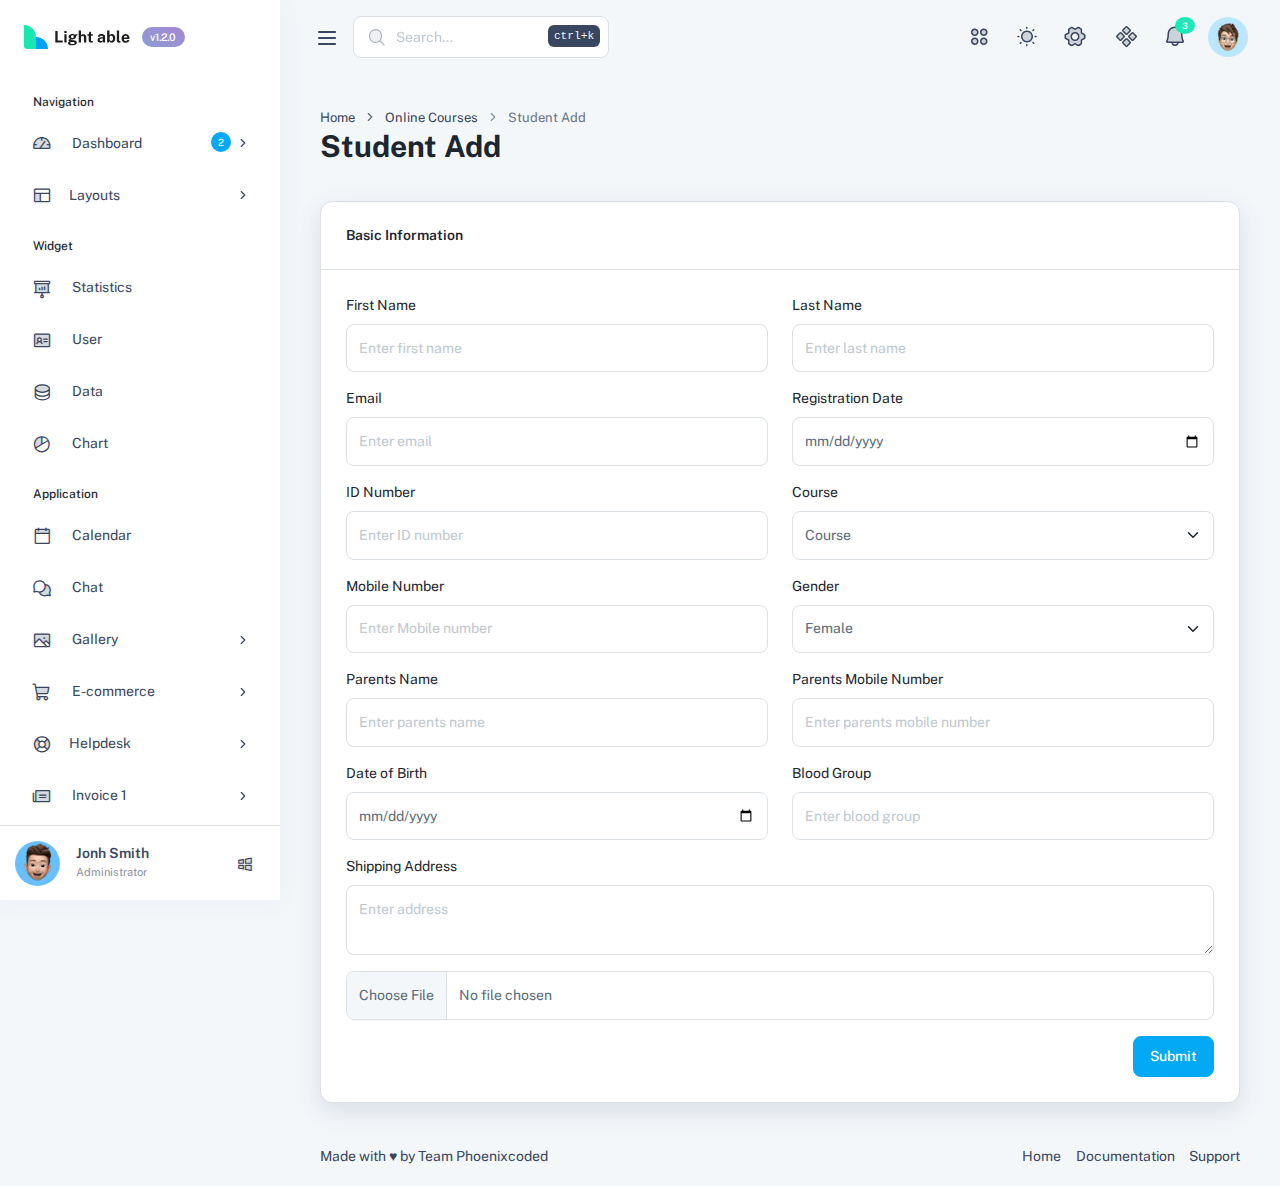
<file: .tpm/admins/course-student-add.html>
<!doctype html>
<html lang="en">
  <!-- [Head] start -->

  <head>
    <title>Student Add | Light Able Admin & Dashboard Template</title>
    <!-- [Meta] -->
    <meta charset="utf-8" />
    <meta name="viewport" content="width=device-width, initial-scale=1.0, user-scalable=0, minimal-ui" />
    <meta http-equiv="X-UA-Compatible" content="IE=edge" />
    <meta
      name="description"
      content="Light Able admin and dashboard template offer a variety of UI elements and pages, ensuring your admin panel is both fast and effective."
    />
    <meta name="author" content="phoenixcoded" />

    <!-- [Favicon] icon -->
    <link rel="icon" href="../assets/images/favicon.svg" type="image/x-icon" />
 <!-- [Google Font : Public Sans] icon -->
<link href="https://fonts.googleapis.com/css2?family=Public+Sans:wght@400;500;600;700&amp;display=swap" rel="stylesheet" />
<!-- [phosphor Icons] https://phosphoricons.com/ -->
<link rel="stylesheet" href="../assets/fonts/phosphor/duotone/style.css" />
<!-- [Tabler Icons] https://tablericons.com -->
<link rel="stylesheet" href="../assets/fonts/tabler-icons.min.css" />
<!-- [Feather Icons] https://feathericons.com -->
<link rel="stylesheet" href="../assets/fonts/feather.css" />
<!-- [Font Awesome Icons] https://fontawesome.com/icons -->
<link rel="stylesheet" href="../assets/fonts/fontawesome.css" />
<!-- [Material Icons] https://fonts.google.com/icons -->
<link rel="stylesheet" href="../assets/fonts/material.css" />
<!-- [Template CSS Files] -->
<link rel="stylesheet" href="../assets/css/style.css" id="main-style-link" />
<link rel="stylesheet" href="../assets/css/style-preset.css" />

  </head>
  <!-- [Head] end -->
  <!-- [Body] Start -->

  <body data-pc-preset="preset-1" data-pc-sidebar-theme="light" data-pc-sidebar-caption="true" data-pc-direction="ltr" data-pc-theme="light">
    <!-- [ Pre-loader ] start -->
<div class="loader-bg">
  <div class="loader-track">
    <div class="loader-fill"></div>
  </div>
</div>
<!-- [ Pre-loader ] End -->
 <!-- [ Sidebar Menu ] start -->
<nav class="pc-sidebar">
  <div class="navbar-wrapper">
    <div class="m-header">
      <a href="../dashboard/index.html" class="b-brand text-primary">
        <!-- ========   Change your logo from here   ============ -->
        <img src="../assets/images/logo-dark.svg" alt="logo image" class="logo-lg" />
        <span class="badge bg-brand-color-2 rounded-pill ms-2 theme-version">v1.2.0</span>
      </a>
    </div>
    <div class="navbar-content">
      <ul class="pc-navbar">
        <li class="pc-item pc-caption">
          <label>Navigation</label>
          <i class="ph-duotone ph-gauge"></i>
        </li>
        <li class="pc-item pc-hasmenu">
          <a href="#!" class="pc-link">
            <span class="pc-micon">
              <i class="ph-duotone ph-gauge"></i>
            </span>
            <span class="pc-mtext">Dashboard</span>
            <span class="pc-arrow"><i data-feather="chevron-right"></i></span>
            <span class="pc-badge">2</span>
          </a>
          <ul class="pc-submenu">
            <li class="pc-item"><a class="pc-link" href="../dashboard/index.html">Analytics</a></li>
            <li class="pc-item"><a class="pc-link" href="../dashboard/affiliate.html">Affiliate</a></li>
            <li class="pc-item"><a class="pc-link" href="../dashboard/finance.html">Finance</a></li>
            <li class="pc-item"><a class="pc-link" href="helpdesk-dashboard.html">Helpdesk</a></li>
            <li class="pc-item"><a class="pc-link" href="../dashboard/invoice.html">Invoice</a></li>
          </ul>
        </li>
        <li class="pc-item pc-hasmenu">
          <a href="#!" class="pc-link"
            ><span class="pc-micon"> <i class="ph-duotone ph-layout"></i></span><span class="pc-mtext">Layouts</span
            ><span class="pc-arrow"><i data-feather="chevron-right"></i></span
          ></a>
          <ul class="pc-submenu">
            <li class="pc-item"><a class="pc-link" href="../demo/layout-horizontal.html">Horizontal</a></li>
            <li class="pc-item"><a class="pc-link" href="../demo/layout-vertical.html">Vertical</a></li>
            <li class="pc-item"><a class="pc-link" href="../demo/layout-vertical-tab.html">Vertical + Tab</a></li>
            <li class="pc-item"><a class="pc-link" href="../demo/layout-tab.html">Tab</a></li>
            <li class="pc-item"><a class="pc-link" href="../demo/layout-2-column.html">2 Column</a></li>
            <li class="pc-item"><a class="pc-link" href="../demo/layout-big-compact.html">Big Compact</a></li>
            <li class="pc-item"><a class="pc-link" href="../demo/layout-compact.html">Compact</a></li>
            <li class="pc-item"><a class="pc-link" href="../demo/layout-moduler.html">Moduler</a></li>
            <li class="pc-item"><a class="pc-link" href="../demo/layout-creative.html">Creative</a></li>
            <li class="pc-item"><a class="pc-link" href="../demo/layout-detached.html">Detached</a></li>
            <li class="pc-item"><a class="pc-link" href="../demo/layout-advanced.html">Advanced</a></li>
            <li class="pc-item"><a class="pc-link" href="../demo/layout-extended.html">Extended</a></li>
          </ul>
        </li>
        <li class="pc-item pc-caption">
          <label>Widget</label>
          <i class="ph-duotone ph-chart-pie"></i>
        </li>
        <li class="pc-item">
          <a href="../widget/w_statistics.html" class="pc-link">
            <span class="pc-micon">
              <i class="ph-duotone ph-projector-screen-chart"></i>
            </span>
            <span class="pc-mtext">Statistics</span>
          </a>
        </li>
        <li class="pc-item">
          <a href="../widget/w_user.html" class="pc-link">
            <span class="pc-micon">
              <i class="ph-duotone ph-identification-card"></i>
            </span>
            <span class="pc-mtext">User</span>
          </a>
        </li>
        <li class="pc-item">
          <a href="../widget/w_data.html" class="pc-link">
            <span class="pc-micon">
              <i class="ph-duotone ph-database"></i>
            </span>
            <span class="pc-mtext">Data</span>
          </a>
        </li>
        <li class="pc-item">
          <a href="../widget/w_chart.html" class="pc-link">
            <span class="pc-micon">
              <i class="ph-duotone ph-chart-pie"></i>
            </span>
            <span class="pc-mtext">Chart</span></a
          >
        </li>
        <li class="pc-item pc-caption">
          <label>Application</label>
          <i class="ph-duotone ph-buildings"></i>
        </li>
        <li class="pc-item">
          <a href="../application/calendar.html" class="pc-link">
            <span class="pc-micon">
              <i class="ph-duotone ph-calendar-blank"></i>
            </span>
            <span class="pc-mtext">Calendar</span></a
          >
        </li>
        <li class="pc-item">
          <a href="../application/chat.html" class="pc-link">
            <span class="pc-micon">
              <i class="ph-duotone ph-chats-circle"></i>
            </span>
            <span class="pc-mtext">Chat</span></a
          >
        </li>
        <li class="pc-item pc-hasmenu">
          <a href="#!" class="pc-link">
            <span class="pc-micon">
              <i class="ph-duotone ph-image"></i>
            </span>
            <span class="pc-mtext">Gallery</span><span class="pc-arrow"><i data-feather="chevron-right"></i></span
          ></a>
          <ul class="pc-submenu">
            <li class="pc-item"><a class="pc-link" href="../application/gallery-grid.html">Grid</a></li>
            <li class="pc-item"><a class="pc-link" href="../application/gallery-masonry.html">Masonry</a></li>
          </ul>
        </li>
        <li class="pc-item pc-hasmenu">
          <a href="#!" class="pc-link">
            <span class="pc-micon">
              <i class="ph-duotone ph-shopping-cart"></i>
            </span>
            <span class="pc-mtext">E-commerce</span><span class="pc-arrow"><i data-feather="chevron-right"></i></span
          ></a>
          <ul class="pc-submenu">
            <li class="pc-item"><a class="pc-link" href="../application/ecom_product.html">Product</a></li>
            <li class="pc-item"><a class="pc-link" href="../application/ecom_product-details.html">Product details</a></li>
            <li class="pc-item"><a class="pc-link" href="../application/ecom_product-list.html">Product List</a></li>
            <li class="pc-item"><a class="pc-link" href="../application/ecom_product-add.html">Add New Product</a></li>
            <li class="pc-item"><a class="pc-link" href="../application/ecom_checkout.html">Checkout</a></li>
          </ul>
        </li>
        <li class="pc-item pc-hasmenu">
          <a href="#!" class="pc-link"
            ><span class="pc-micon"><i class="ph-duotone ph-lifebuoy"></i></span><span class="pc-mtext">Helpdesk</span
            ><span class="pc-arrow"><i data-feather="chevron-right"></i></span
          ></a>
          <ul class="pc-submenu">
            <li class="pc-item"><a class="pc-link" href="helpdesk-dashboard.html">Dashboard</a></li>
            <li class="pc-item pc-hasmenu">
              <a class="pc-link" href="#!"
                >Ticket<span class="pc-arrow"><i data-feather="chevron-right"></i></span
              ></a>
              <ul class="pc-submenu">
                <li class="pc-item"><a class="pc-link" href="helpdesk-create-ticket.html">Create</a></li>
                <li class="pc-item"><a class="pc-link" href="helpdesk-ticket.html">List</a></li>
                <li class="pc-item"><a class="pc-link" href="helpdesk-ticket-details.html">Details</a></li>
              </ul>
            </li>
            <li class="pc-item"><a class="pc-link" href="helpdesk-customer.html">Customer</a></li>
          </ul>
        </li>
        <li class="pc-item pc-hasmenu">
          <a href="#!" class="pc-link">
            <span class="pc-micon">
              <i class="ph-duotone ph-newspaper"></i>
            </span>
            <span class="pc-mtext">Invoice 1</span><span class="pc-arrow"><i data-feather="chevron-right"></i></span
          ></a>
          <ul class="pc-submenu">
            <li class="pc-item"><a class="pc-link" href="../application/invoice-list.html">Invoice List</a></li>
            <li class="pc-item"><a class="pc-link" href="../application/invoice-create.html">Create</a></li>
            <li class="pc-item"><a class="pc-link" href="../application/invoice-view.html">Preview</a></li>
          </ul>
        </li>
        <li class="pc-item pc-hasmenu">
          <a href="#!" class="pc-link"
            ><span class="pc-micon"><i class="ph-duotone ph-newspaper"></i></span><span class="pc-mtext">Invoice 2</span
            ><span class="pc-arrow"><i data-feather="chevron-right"></i></span
          ></a>
          <ul class="pc-submenu">
            <li class="pc-item"><a class="pc-link" href="invoice-dashboard.html">Dashboard</a></li>
            <li class="pc-item"><a class="pc-link" href="invoice-create.html">Create</a></li>
            <li class="pc-item"><a class="pc-link" href="invoice-view.html">Details</a></li>
            <li class="pc-item"><a class="pc-link" href="invoice-list.html">List</a></li>
            <li class="pc-item"><a class="pc-link" href="invoice-edit.html">Edit</a></li>
          </ul>
        </li>
        <li class="pc-item">
          <a href="../application/mail.html" class="pc-link">
            <span class="pc-micon">
              <i class="ph-duotone ph-envelope-open"></i>
            </span>
            <span class="pc-mtext">Mail</span></a
          >
        </li>
        <li class="pc-item pc-hasmenu">
          <a href="#!" class="pc-link">
            <span class="pc-micon">
              <i class="ph-duotone ph-identification-badge"></i>
            </span>
            <span class="pc-mtext">Membership</span>
            <span class="pc-arrow"><i data-feather="chevron-right"></i></span>
          </a>
          <ul class="pc-submenu">
            <li class="pc-item"><a class="pc-link" href="membership-dashboard.html">Dashboard</a></li>
            <li class="pc-item"><a class="pc-link" href="membership-list.html">List</a></li>
            <li class="pc-item"><a class="pc-link" href="membership-pricing.html">Pricing</a></li>
            <li class="pc-item"><a class="pc-link" href="membership-setting.html">Setting</a></li>
          </ul>
        </li>
        <li class="pc-item pc-hasmenu">
          <a href="#!" class="pc-link">
            <span class="pc-micon">
              <i class="ph-duotone ph-books"></i>
            </span>
            <span class="pc-mtext">Online Courses</span>
            <span class="pc-arrow"><i data-feather="chevron-right"></i></span>
          </a>
          <ul class="pc-submenu">
            <li class="pc-item"><a class="pc-link" href="course-dashboard.html">Dashboard</a></li>
            <li class="pc-item pc-hasmenu">
              <a class="pc-link" href="#!"
                >Teacher<span class="pc-arrow"><i data-feather="chevron-right"></i></span
              ></a>
              <ul class="pc-submenu">
                <li class="pc-item"><a class="pc-link" href="course-teacher-list.html">List</a></li>
                <li class="pc-item"><a class="pc-link" href="course-teacher-apply.html">Apply</a></li>
                <li class="pc-item"><a class="pc-link" href="course-teacher-add.html">Add</a></li>
              </ul>
            </li>
            <li class="pc-item pc-hasmenu">
              <a class="pc-link" href="#!"
                >Student<span class="pc-arrow"><i data-feather="chevron-right"></i></span
              ></a>
              <ul class="pc-submenu">
                <li class="pc-item"><a class="pc-link" href="course-student-list.html">list</a></li>
                <li class="pc-item"><a class="pc-link" href="course-student-apply.html">Apply</a></li>
                <li class="pc-item"><a class="pc-link" href="course-student-add.html">Add</a></li>
              </ul>
            </li>
            <li class="pc-item pc-hasmenu">
              <a class="pc-link" href="#!"
                >Courses<span class="pc-arrow"><i data-feather="chevron-right"></i></span
              ></a>
              <ul class="pc-submenu">
                <li class="pc-item"><a class="pc-link" href="course-course-view.html">View</a></li>
                <li class="pc-item"><a class="pc-link" href="course-course-add.html">Add</a></li>
              </ul>
            </li>
            <li class="pc-item"><a class="pc-link" href="course-pricing.html">Pricing</a></li>
            <li class="pc-item"><a class="pc-link" href="course-site.html">Site</a></li>
            <li class="pc-item pc-hasmenu">
              <a class="pc-link" href="#!"
                >Setting<span class="pc-arrow"><i data-feather="chevron-right"></i></span
              ></a>
              <ul class="pc-submenu">
                <li class="pc-item"><a class="pc-link" href="course-setting-payment.html">Payment</a></li>
                <li class="pc-item"><a class="pc-link" href="course-setting-pricing.html">Pricing</a></li>
                <li class="pc-item"><a class="pc-link" href="course-setting-notifications.html">Notifications</a></li>
              </ul>
            </li>
          </ul>
        </li>
        <li class="pc-item">
          <a href="../application/plans.html" class="pc-link">
            <span class="pc-micon">
              <i class="ph-duotone ph-currency-circle-dollar"></i>
            </span>
            <span class="pc-mtext">Plans</span></a
          >
        </li>
        <li class="pc-item pc-hasmenu">
          <a href="#!" class="pc-link">
            <span class="pc-micon">
              <i class="ph-duotone ph-user-circle"></i>
            </span>
            <span class="pc-mtext">Users</span><span class="pc-arrow"><i data-feather="chevron-right"></i></span
          ></a>
          <ul class="pc-submenu">
            <li class="pc-item"><a class="pc-link" href="../application/account-profile.html">Account Profile</a></li>
            <li class="pc-item"><a class="pc-link" href="../application/social-media.html">Social media</a></li>
            <li class="pc-item"><a class="pc-link" href="../application/user-card.html">User Card</a></li>
            <li class="pc-item"><a class="pc-link" href="../application/user-list.html">User List</a></li>
            <li class="pc-item"><a class="pc-link" href="../application/team.html">Team</a></li>
          </ul>
        </li>

        <li class="pc-item pc-caption">
          <label>Pages</label>
          <i class="ph-duotone ph-devices"></i>
        </li>
        <li class="pc-item pc-hasmenu">
          <a href="#!" class="pc-link">
            <span class="pc-micon">
              <i class="ph-duotone ph-shield-checkered"></i>
            </span>
            <span class="pc-mtext">Authentication</span><span class="pc-arrow"><i data-feather="chevron-right"></i></span
          ></a>
          <ul class="pc-submenu">
            <li class="pc-item pc-hasmenu">
              <a href="#!" class="pc-link"
                >Authentication 1<span class="pc-arrow"><i data-feather="chevron-right"></i></span
              ></a>
              <ul class="pc-submenu">
                <li class="pc-item"><a class="pc-link" target="_blank" href="../pages/login-v1.html">Login</a></li>
                <li class="pc-item"><a class="pc-link" target="_blank" href="../pages/register-v1.html">Register</a></li>
                <li class="pc-item"><a class="pc-link" target="_blank" href="../pages/forgot-password-v1.html">Forgot Password</a></li>
                <li class="pc-item"><a class="pc-link" target="_blank" href="../pages/reset-password-v1.html">reset password</a> </li>
                <li class="pc-item"><a class="pc-link" target="_blank" href="../pages/code-verification-v1.html">code verification</a></li>
              </ul>
            </li>
            <li class="pc-item pc-hasmenu">
              <a href="#!" class="pc-link"
                >Authentication 2<span class="pc-arrow"><i data-feather="chevron-right"></i></span
              ></a>
              <ul class="pc-submenu">
                <li class="pc-item"><a class="pc-link" target="_blank" href="../pages/login-v2.html">Login</a></li>
                <li class="pc-item"><a class="pc-link" target="_blank" href="../pages/register-v2.html">Register</a></li>
                <li class="pc-item"><a class="pc-link" target="_blank" href="../pages/forgot-password-v2.html">Forgot password</a> </li>
                <li class="pc-item"><a class="pc-link" target="_blank" href="../pages/reset-password-v2.html">reset password</a> </li>
                <li class="pc-item"><a class="pc-link" target="_blank" href="../pages/code-verification-v2.html">code verification</a></li>
              </ul>
            </li>
            <li class="pc-item"><a class="pc-link" href="../pages/login-modal.html">Login Modal</a></li>
          </ul>
        </li>
        <li class="pc-item pc-hasmenu">
          <a href="#!" class="pc-link">
            <span class="pc-micon">
              <i class="ph-duotone ph-wrench"></i>
            </span>
            <span class="pc-mtext">Maintenance</span><span class="pc-arrow"><i data-feather="chevron-right"></i></span>
          </a>
          <ul class="pc-submenu">
            <li class="pc-item"><a class="pc-link" target="_blank" href="../pages/error-404.html">Error 404</a></li>
            <li class="pc-item"><a class="pc-link" target="_blank" href="../pages/connection-lost.html">Connection lost</a></li>
            <li class="pc-item"><a class="pc-link" target="_blank" href="../pages/under-construction.html">Under Construction</a></li>
            <li class="pc-item"><a class="pc-link" target="_blank" href="../pages/coming-soon.html">Coming soon</a></li>
          </ul>
        </li>
        <li class="pc-item"
          ><a href="../pages/contact-us.html" class="pc-link"
            ><span class="pc-micon"> <i class="ph-duotone ph-target"></i> </span><span class="pc-mtext">Contact Us</span></a
          >
        </li>
        <li class="pc-item"
          ><a href="../index.html" class="pc-link" target="_blank"
            ><span class="pc-micon"> <i class="ph-duotone ph-rocket"></i> </span>
            <span class="pc-mtext pc-icon-link">Landing <i class="ti ti-link text-primary f-14"></i></span>
          </a>
        </li>
        <li class="pc-item"
          ><a href="../pages/loading.html" class="pc-link"
            ><span class="pc-micon"> <i class="ph-duotone ph-fan"></i> </span><span class="pc-mtext">Loading</span></a
          >
        </li>
        <li class="pc-item pc-hasmenu">
          <a href="#!" class="pc-link">
            <span class="pc-micon">
              <i class="ph-duotone ph-magnifying-glass"></i>
            </span>
            <span class="pc-mtext">Search</span><span class="pc-arrow"><i data-feather="chevron-right"></i></span
          ></a>
          <ul class="pc-submenu">
            <li class="pc-item"><a class="pc-link" href="../pages/search-page.html">Search Page</a></li>
            <li class="pc-item"><a class="pc-link" href="../pages/contact-search.html">Contact Search</a></li>
          </ul>
        </li>
        <li class="pc-item">
          <a href="../pages/settings.html" class="pc-link">
            <span class="pc-micon">
              <i class="ph-duotone ph-globe"></i>
            </span>
            <span class="pc-mtext">Site Settings</span>
          </a>
        </li>
        <li class="pc-item pc-caption">
          <label>UI Components</label>
          <i class="ph-duotone ph-compass-tool"></i>
        </li>
        <li class="pc-item">
          <a href="../elements/bc_alert.html" class="pc-link" target="_blank"
            ><span class="pc-micon"> <i class="ph-duotone ph-compass-tool"></i></span>
            <span class="pc-mtext pc-icon-link">Components <i class="ti ti-link text-primary f-14"></i></span>
          </a>
        </li>
        <li class="pc-item">
          <a href="../elements/animation.html" class="pc-link">
            <span class="pc-micon"> <i class="ph-duotone ph-flower"></i> </span><span class="pc-mtext">Animation</span></a
          >
        </li>
        <li class="pc-item pc-hasmenu">
          <a href="#!" class="pc-link"
            ><span class="pc-micon"> <i class="ph-duotone ph-flower-lotus"></i></span><span class="pc-mtext">Icons</span
            ><span class="pc-arrow"><i data-feather="chevron-right"></i></span
          ></a>
          <ul class="pc-submenu">
            <li class="pc-item"><a class="pc-link" href="../elements/icon-feather.html">Feather</a></li>
            <li class="pc-item"><a class="pc-link" href="../elements/icon-fontawesome.html">Font Awesome 5</a></li>
            <li class="pc-item"><a class="pc-link" href="../elements/icon-material.html">Material</a></li>
            <li class="pc-item"><a class="pc-link" href="../elements/icon-tabler.html">Tabler</a></li>
            <li class="pc-item"><a class="pc-link" href="../elements/icon-phosphor.html">Phosphor</a></li>
            <li class="pc-item"><a class="pc-link" href="../elements/icon-custom.html">Custom</a></li>
          </ul>
        </li>
        <li class="pc-item pc-caption">
          <label>Forms</label>
          <i class="ph-duotone ph-textbox"></i>
        </li>
        <li class="pc-item pc-hasmenu">
          <a href="#!" class="pc-link">
            <span class="pc-micon">
              <i class="ph-duotone ph-textbox"></i>
            </span>
            <span class="pc-mtext">Forms Elements</span><span class="pc-arrow"><i data-feather="chevron-right"></i></span
          ></a>
          <ul class="pc-submenu">
            <li class="pc-item"><a class="pc-link" href="../forms/form_elements.html">Form Basic</a></li>
            <li class="pc-item"><a class="pc-link" href="../forms/form_floating.html">Form Floating</a></li>
            <li class="pc-item"><a class="pc-link" href="../forms/form2_basic.html">Form Options</a></li>
            <li class="pc-item"><a class="pc-link" href="../forms/form2_input_group.html">Input Groups</a></li>
            <li class="pc-item"><a class="pc-link" href="../forms/form2_checkbox.html">Checkbox</a></li>
            <li class="pc-item"><a class="pc-link" href="../forms/form2_radio.html">Radio</a></li>
            <li class="pc-item"><a class="pc-link" href="../forms/form2_switch.html">Switch</a></li>
            <li class="pc-item"><a class="pc-link" href="../forms/form2_megaoption.html">Mega option</a></li>
          </ul>
        </li>
        <li class="pc-item pc-hasmenu">
          <a href="#!" class="pc-link">
            <span class="pc-micon">
              <i class="ph-duotone ph-plug-charging"></i>
            </span>
            <span class="pc-mtext">Forms Plugins</span><span class="pc-arrow"><i data-feather="chevron-right"></i></span
          ></a>
          <ul class="pc-submenu">
            <li class="pc-item pc-hasmenu">
              <a class="pc-link" href="#"
                >Date<span class="pc-arrow"><i data-feather="chevron-right"></i></span
              ></a>
              <ul class="pc-submenu">
                <li class="pc-item"><a class="pc-link" href="../forms/form2_datepicker.html">Datepicker</a></li>
                <li class="pc-item"><a class="pc-link" href="../forms/form2_daterangepicker.html">Date Range Picker</a> </li>
                <li class="pc-item"><a class="pc-link" href="../forms/form2_timepicker.html">Timepicker</a></li>
              </ul>
            </li>
            <li class="pc-item pc-hasmenu">
              <a class="pc-link" href="#"
                >Select<span class="pc-arrow"><i data-feather="chevron-right"></i></span
              ></a>
              <ul class="pc-submenu">
                <li class="pc-item"><a class="pc-link" href="../forms/form2_choices.html">Choices js</a></li>
              </ul>
            </li>
            <li class="pc-item"><a class="pc-link" href="../forms/form2_rating.html">Rating</a></li>
            <li class="pc-item"><a class="pc-link" href="../forms/form2_recaptcha.html">Google reCaptcha</a></li>
            <li class="pc-item"><a class="pc-link" href="../forms/form2_inputmask.html">Input Masks</a></li>
            <li class="pc-item"><a class="pc-link" href="../forms/form2_clipboard.html">Clipboard</a></li>
            <li class="pc-item"><a class="pc-link" href="../forms/form2_nouislider.html">Nouislider</a></li>
            <li class="pc-item"><a class="pc-link" href="../forms/form2_switchjs.html">Bootstrap Switch</a></li>
            <li class="pc-item"><a class="pc-link" href="../forms/form2_typeahead.html">Typeahead</a></li>
          </ul>
        </li>
        <li class="pc-item pc-hasmenu">
          <a href="#!" class="pc-link">
            <span class="pc-micon">
              <i class="ph-duotone ph-pen-nib"></i>
            </span>
            <span class="pc-mtext">Text Editors</span><span class="pc-arrow"><i data-feather="chevron-right"></i></span
          ></a>
          <ul class="pc-submenu">
            <li class="pc-item"><a class="pc-link" href="../forms/form2_tinymce.html">Tinymce</a></li>
            <li class="pc-item"><a class="pc-link" href="../forms/form2_quill.html">Quill</a></li>
            <li class="pc-item pc-hasmenu">
              <a class="pc-link" href="#"
                >CK editor<span class="pc-arrow"><i data-feather="chevron-right"></i></span
              ></a>
              <ul class="pc-submenu">
                <li class="pc-item"><a class="pc-link" href="../forms/editor-classic.html">classic</a></li>
                <li class="pc-item"><a class="pc-link" href="../forms/editor-document.html">Document</a></li>
                <li class="pc-item"><a class="pc-link" href="../forms/editor-inline.html">Inline</a></li>
                <li class="pc-item"><a class="pc-link" href="../forms/editor-balloon.html">Balloon</a></li>
              </ul>
            </li>
            <li class="pc-item"><a class="pc-link" href="../forms/form2_markdown.html">Markdown</a></li>
          </ul>
        </li>
        <li class="pc-item pc-hasmenu">
          <a href="#!" class="pc-link">
            <span class="pc-micon">
              <i class="ph-duotone ph-windows-logo"></i>
            </span>
            <span class="pc-mtext">Form Layouts</span><span class="pc-arrow"><i data-feather="chevron-right"></i></span
          ></a>
          <ul class="pc-submenu">
            <li class="pc-item"><a class="pc-link" href="../forms/form2_lay-default.html">Layouts</a></li>
            <li class="pc-item"><a class="pc-link" href="../forms/form2_lay-multicolumn.html">Multicolumn</a></li>
            <li class="pc-item"><a class="pc-link" href="../forms/form2_lay-actionbars.html">Actionbars</a></li>
            <li class="pc-item"><a class="pc-link" href="../forms/form2_lay-stickyactionbars.html">Sticky Action bars</a> </li>
          </ul>
        </li>
        <li class="pc-item pc-hasmenu">
          <a href="#!" class="pc-link">
            <span class="pc-micon">
              <i class="ph-duotone ph-cloud-arrow-up"></i>
            </span>
            <span class="pc-mtext">File upload</span><span class="pc-arrow"><i data-feather="chevron-right"></i></span
          ></a>
          <ul class="pc-submenu">
            <li class="pc-item"><a class="pc-link" href="../forms/file-upload.html">Dropzone</a></li>
            <li class="pc-item"><a class="pc-link" href="../forms/form2_flu-uppy.html">Uppy</a></li>
          </ul>
        </li>
        <li class="pc-item">
          <a href="../forms/form2_wizard.html" class="pc-link">
            <span class="pc-micon">
              <i class="ph-duotone ph-tabs"></i>
            </span>
            <span class="pc-mtext">wizard</span></a
          >
        </li>
        <li class="pc-item">
          <a href="../forms/form-validation.html" class="pc-link">
            <span class="pc-micon">
              <i class="ph-duotone ph-password"></i>
            </span>
            <span class="pc-mtext">Form Validation</span></a
          >
        </li>
        <li class="pc-item"
          ><a href="../forms/image_crop.html" class="pc-link">
            <span class="pc-micon">
              <i class="ph-duotone ph-crop"></i>
            </span>
            <span class="pc-mtext">Image cropper</span></a
          ></li
        >
        <li class="pc-item pc-caption">
          <label>table</label>
          <i class="ph-duotone ph-table"></i>
        </li>
        <li class="pc-item pc-hasmenu">
          <a href="#!" class="pc-link">
            <span class="pc-micon">
              <i class="ph-duotone ph-table"></i>
            </span>
            <span class="pc-mtext">Bootstrap Table</span><span class="pc-arrow"><i data-feather="chevron-right"></i></span
          ></a>
          <ul class="pc-submenu">
            <li class="pc-item"><a class="pc-link" href="../table/tbl_bootstrap.html">Basic table</a></li>
            <li class="pc-item"><a class="pc-link" href="../table/tbl_sizing.html">Sizing table</a></li>
            <li class="pc-item"><a class="pc-link" href="../table/tbl_border.html">Border table</a></li>
            <li class="pc-item"><a class="pc-link" href="../table/tbl_styling.html">Styling table</a></li>
          </ul>
        </li>
        <li class="pc-item pc-hasmenu">
          <a href="#!" class="pc-link">
            <span class="pc-micon">
              <i class="ph-duotone ph-grid-nine"></i>
            </span>
            <span class="pc-mtext">Vanilla Table</span><span class="pc-arrow"><i data-feather="chevron-right"></i></span
          ></a>
          <ul class="pc-submenu">
            <li class="pc-item"><a class="pc-link" href="../table/tbl_dt-simple.html">Basic initialization</a></li>
            <li class="pc-item"><a class="pc-link" href="../table/tbl_dt-dynamic-import.html">Dynamic Import</a></li>
            <li class="pc-item"><a class="pc-link" href="../table/tbl_dt-render-column-cells.html">Render Column Cells</a></li>
            <li class="pc-item"><a class="pc-link" href="../table/tbl_dt-column-manipulation.html">Column Manipulation</a></li>
            <li class="pc-item"><a class="pc-link" href="../table/tbl_dt-datetime-sorting.html">Datetime Sorting</a></li>
            <li class="pc-item"><a class="pc-link" href="../table/tbl_dt-methods.html">Methods</a></li>
            <li class="pc-item"><a class="pc-link" href="../table/tbl_dt-add-rows.html">Add Rows</a></li>
            <li class="pc-item"><a class="pc-link" href="../table/tbl_dt-fetch-api.html">Fetch API</a></li>
            <li class="pc-item"><a class="pc-link" href="../table/tbl_dt-filters.html">Filters</a></li>
            <li class="pc-item"><a class="pc-link" href="../table/tbl_dt-export.html">Export</a></li>
          </ul>
        </li>
        <li class="pc-item pc-hasmenu">
          <a href="#!" class="pc-link">
            <span class="pc-micon">
              <i class="ph-duotone ph-text-columns"></i>
            </span>
            <span class="pc-mtext">Data table</span><span class="pc-arrow"><i data-feather="chevron-right"></i></span
          ></a>
          <ul class="pc-submenu">
            <li class="pc-item"><a class="pc-link" href="../table/dt_advance.html">Advance initialization</a></li>
            <li class="pc-item"><a class="pc-link" href="../table/dt_styling.html">Styling</a></li>
            <li class="pc-item"><a class="pc-link" href="../table/dt_api.html">API</a></li>
            <li class="pc-item"><a class="pc-link" href="../table/dt_plugin.html">Plug-in</a></li>
            <li class="pc-item"><a class="pc-link" href="../table/dt_sources.html">Data sources</a></li>
          </ul>
        </li>
        <li class="pc-item pc-hasmenu">
          <a href="#!" class="pc-link">
            <span class="pc-micon">
              <i class="ph-duotone ph-wall"></i>
            </span>
            <span class="pc-mtext">DT extensions</span><span class="pc-arrow"><i data-feather="chevron-right"></i></span
          ></a>
          <ul class="pc-submenu">
            <li class="pc-item"><a class="pc-link" href="../table/dt_ext_autofill.html">Autofill</a></li>
            <li class="pc-item pc-hasmenu">
              <a href="#!" class="pc-link"
                >Button<span class="pc-arrow"><i data-feather="chevron-right"></i></span
              ></a>
              <ul class="pc-submenu">
                <li class="pc-item"><a class="pc-link" href="../table/dt_ext_basic_buttons.html">Basic button</a></li>
                <li class="pc-item"><a class="pc-link" href="../table/dt_ext_export_buttons.html">Data export</a></li>
              </ul>
            </li>
            <li class="pc-item"><a class="pc-link" href="../table/dt_ext_col_reorder.html">Col reorder</a></li>
            <li class="pc-item"><a class="pc-link" href="../table/dt_ext_fixed_columns.html">Fixed columns</a></li>
            <li class="pc-item"><a class="pc-link" href="../table/dt_ext_fixed_header.html">Fixed header</a></li>
            <li class="pc-item"><a class="pc-link" href="../table/dt_ext_key_table.html">Key table</a></li>
            <li class="pc-item"><a class="pc-link" href="../table/dt_ext_responsive.html">Responsive</a></li>
            <li class="pc-item"><a class="pc-link" href="../table/dt_ext_row_reorder.html">Row reorder</a></li>
            <li class="pc-item"><a class="pc-link" href="../table/dt_ext_scroller.html">Scroller</a></li>
            <li class="pc-item"><a class="pc-link" href="../table/dt_ext_select.html">Select table</a></li>
          </ul>
        </li>
        <li class="pc-item pc-caption">
          <label>Charts &amp; Maps</label>
          <i class="ph-duotone ph-chart-pie-slice"></i>
        </li>
        <li class="pc-item pc-hasmenu">
          <a href="#!" class="pc-link">
            <span class="pc-micon">
              <i class="ph-duotone ph-chart-donut"></i>
            </span>
            <span class="pc-mtext">Charts</span><span class="pc-arrow"><i data-feather="chevron-right"></i></span
          ></a>
          <ul class="pc-submenu">
            <li class="pc-item"><a class="pc-link" href="../chart/chart-apex.html">Apex Chart</a></li>
            <li class="pc-item"><a class="pc-link" href="../chart/chart-peity.html">Peity Chart</a></li>
          </ul>
        </li>
        <li class="pc-item pc-hasmenu">
          <a href="#!" class="pc-link">
            <span class="pc-micon">
              <i class="ph-duotone ph-map-trifold"></i>
            </span>
            <span class="pc-mtext">Maps</span><span class="pc-arrow"><i data-feather="chevron-right"></i></span
          ></a>
          <ul class="pc-submenu">
            <li class="pc-item"><a class="pc-link" href="../chart/map-vector.html">Vector Map</a></li>
            <li class="pc-item"><a class="pc-link" href="../chart/map-gmap.html">Gmaps</a></li>
          </ul>
        </li>

        <li class="pc-item pc-caption">
          <label>Other</label>
          <i class="ph-duotone ph-suitcase"></i>
        </li>
        <li class="pc-item pc-hasmenu">
          <a href="#!" class="pc-link"
            ><span class="pc-micon"> <i class="ph-duotone ph-tree-structure"></i> </span><span class="pc-mtext">Menu levels</span
            ><span class="pc-arrow"><i data-feather="chevron-right"></i></span
          ></a>
          <ul class="pc-submenu">
            <li class="pc-item"><a class="pc-link" href="#!">Level 2.1</a></li>
            <li class="pc-item pc-hasmenu">
              <a href="#!" class="pc-link"
                >Level 2.2<span class="pc-arrow"><i data-feather="chevron-right"></i></span
              ></a>
              <ul class="pc-submenu">
                <li class="pc-item"><a class="pc-link" href="#!">Level 3.1</a></li>
                <li class="pc-item"><a class="pc-link" href="#!">Level 3.2</a></li>
                <li class="pc-item pc-hasmenu">
                  <a href="#!" class="pc-link"
                    >Level 3.3<span class="pc-arrow"><i data-feather="chevron-right"></i></span
                  ></a>
                  <ul class="pc-submenu">
                    <li class="pc-item"><a class="pc-link" href="#!">Level 4.1</a></li>
                    <li class="pc-item"><a class="pc-link" href="#!">Level 4.2</a></li>
                  </ul>
                </li>
              </ul>
            </li>
            <li class="pc-item pc-hasmenu">
              <a href="#!" class="pc-link"
                >Level 2.3<span class="pc-arrow"><i data-feather="chevron-right"></i></span
              ></a>
              <ul class="pc-submenu">
                <li class="pc-item"><a class="pc-link" href="#!">Level 3.1</a></li>
                <li class="pc-item"><a class="pc-link" href="#!">Level 3.2</a></li>
                <li class="pc-item pc-hasmenu">
                  <a href="#!" class="pc-link"
                    >Level 3.3<span class="pc-arrow"><i data-feather="chevron-right"></i></span
                  ></a>
                  <ul class="pc-submenu">
                    <li class="pc-item"><a class="pc-link" href="#!">Level 4.1</a></li>
                    <li class="pc-item"><a class="pc-link" href="#!">Level 4.2</a></li>
                  </ul>
                </li>
              </ul>
            </li>
          </ul>
        </li>
        <li class="pc-item"
          ><a href="../other/sample-page.html" class="pc-link">
            <span class="pc-micon">
              <i class="ph-duotone ph-desktop"></i>
            </span>
            <span class="pc-mtext">Sample page</span></a
          ></li
        >

      </ul>
      <div class="card nav-action-card bg-brand-color-4">
        <div class="card-body" style="background-image: url('../assets/images/layout/nav-card-bg.svg')">
          <h5 class="text-dark">Help Center</h5>
          <p class="text-dark text-opacity-75">Please contact us for more questions.</p>
          <a href="https://phoenixcoded.support-hub.io/" class="btn btn-primary" target="_blank">Go to help Center</a>
        </div>
      </div>
    </div>
    <div class="card pc-user-card">
      <div class="card-body">
        <div class="d-flex align-items-center">
          <div class="flex-shrink-0">
            <img src="../assets/images/user/avatar-1.jpg" alt="user-image" class="user-avtar wid-45 rounded-circle" />
          </div>
          <div class="flex-grow-1 ms-3">
            <div class="dropdown">
              <a href="#" class="arrow-none dropdown-toggle" data-bs-toggle="dropdown" aria-expanded="false" data-bs-offset="0,20">
                <div class="d-flex align-items-center">
                  <div class="flex-grow-1 me-2">
                    <h6 class="mb-0">Jonh Smith</h6>
                    <small>Administrator</small>
                  </div>
                  <div class="flex-shrink-0">
                    <div class="btn btn-icon btn-link-secondary avtar">
                      <i class="ph-duotone ph-windows-logo"></i>
                    </div>
                  </div>
                </div>
              </a>
              <div class="dropdown-menu">
                <ul>
                  <li>
                    <a class="pc-user-links">
                      <i class="ph-duotone ph-user"></i>
                      <span>My Account</span>
                    </a>
                  </li>
                  <li>
                    <a class="pc-user-links">
                      <i class="ph-duotone ph-gear"></i>
                      <span>Settings</span>
                    </a>
                  </li>
                  <li>
                    <a class="pc-user-links">
                      <i class="ph-duotone ph-lock-key"></i>
                      <span>Lock Screen</span>
                    </a>
                  </li>
                  <li>
                    <a class="pc-user-links">
                      <i class="ph-duotone ph-power"></i>
                      <span>Logout</span>
                    </a>
                  </li>
                </ul>
              </div>
            </div>
          </div>
        </div>
      </div>
    </div>
  </div>
</nav>
<!-- [ Sidebar Menu ] end -->
 <!-- [ Header Topbar ] start -->
<header class="pc-header">
  <div class="header-wrapper"> <!-- [Mobile Media Block] start -->
<div class="me-auto pc-mob-drp">
  <ul class="list-unstyled">
    <!-- ======= Menu collapse Icon ===== -->
    <li class="pc-h-item pc-sidebar-collapse">
      <a href="#" class="pc-head-link ms-0" id="sidebar-hide">
        <i class="ti ti-menu-2"></i>
      </a>
    </li>
    <li class="pc-h-item pc-sidebar-popup">
      <a href="#" class="pc-head-link ms-0" id="mobile-collapse">
        <i class="ti ti-menu-2"></i>
      </a>
    </li>
    <li class="dropdown pc-h-item d-inline-flex d-md-none">
      <a
        class="pc-head-link dropdown-toggle arrow-none m-0"
        data-bs-toggle="dropdown"
        href="#"
        role="button"
        aria-haspopup="false"
        aria-expanded="false"
      >
        <i class="ph-duotone ph-magnifying-glass"></i>
      </a>
      <div class="dropdown-menu pc-h-dropdown drp-search">
        <form class="px-3">
          <div class="mb-0 d-flex align-items-center">
            <input type="search" class="form-control border-0 shadow-none" placeholder="Search..." />
            <button class="btn btn-light-secondary btn-search">Search</button>
          </div>
        </form>
      </div>
    </li>
    <li class="pc-h-item d-none d-md-inline-flex">
      <form class="form-search">
        <i class="ph-duotone ph-magnifying-glass icon-search"></i>
        <input type="search" class="form-control" placeholder="Search..." />

        <button class="btn btn-search" style="padding: 0"><kbd>ctrl+k</kbd></button>
      </form>
    </li>
  </ul>
</div>
<!-- [Mobile Media Block end] -->
<div class="ms-auto">
  <ul class="list-unstyled">
    <li class="dropdown pc-h-item d-none d-md-inline-flex">
      <a
        class="pc-head-link dropdown-toggle arrow-none me-0"
        data-bs-toggle="dropdown"
        href="#"
        role="button"
        aria-haspopup="false"
        aria-expanded="false"
      >
        <i class="ph-duotone ph-circles-four"></i>
      </a>
      <div class="dropdown-menu dropdown-qta dropdown-menu-end pc-h-dropdown">
        <div class="overflow-hidden">
          <div class="qta-links m-n1">
            <a href="#!" class="dropdown-item">
              <i class="ph-duotone ph-shopping-cart"></i>
              <span>E-commerce</span>
            </a>
            <a href="#!" class="dropdown-item">
              <i class="ph-duotone ph-lifebuoy"></i>
              <span>Helpdesk</span>
            </a>
            <a href="#!" class="dropdown-item">
              <i class="ph-duotone ph-scroll"></i>
              <span>Invoice</span>
            </a>
            <a href="#!" class="dropdown-item">
              <i class="ph-duotone ph-books"></i>
              <span>Online Courses</span>
            </a>
            <a href="#!" class="dropdown-item">
              <i class="ph-duotone ph-envelope-open"></i>
              <span>Mail</span>
            </a>
            <a href="#!" class="dropdown-item">
              <i class="ph-duotone ph-identification-badge"></i>
              <span>Membership</span>
            </a>
            <a href="#!" class="dropdown-item">
              <i class="ph-duotone ph-chats-circle"></i>
              <span>Chat</span>
            </a>
            <a href="#!" class="dropdown-item">
              <i class="ph-duotone ph-currency-circle-dollar"></i>
              <span>Plans</span>
            </a>
            <a href="#!" class="dropdown-item">
              <i class="ph-duotone ph-user-circle"></i>
              <span>Users</span>
            </a>
          </div>
        </div>
      </div>
    </li>
    <li class="dropdown pc-h-item">
      <a
        class="pc-head-link dropdown-toggle arrow-none me-0"
        data-bs-toggle="dropdown"
        href="#"
        role="button"
        aria-haspopup="false"
        aria-expanded="false"
      >
        <i class="ph-duotone ph-sun-dim"></i>
      </a>
      <div class="dropdown-menu dropdown-menu-end pc-h-dropdown">
        <a href="#!" class="dropdown-item" onclick="layout_change('dark')">
          <i class="ph-duotone ph-moon"></i>
          <span>Dark</span>
        </a>
        <a href="#!" class="dropdown-item" onclick="layout_change('light')">
          <i class="ph-duotone ph-sun-dim"></i>
          <span>Light</span>
        </a>
        <a href="#!" class="dropdown-item" onclick="layout_change_default()">
          <i class="ph-duotone ph-cpu"></i>
          <span>Default</span>
        </a>
      </div>
    </li>
    <li class="pc-h-item">
      <a class="pc-head-link pct-c-btn" href="#" data-bs-toggle="offcanvas" data-bs-target="#offcanvas_pc_layout">
        <i class="ph-duotone ph-gear-six"></i>
      </a>
    </li>
    <li class="dropdown pc-h-item">
      <a
        class="pc-head-link dropdown-toggle arrow-none me-0"
        data-bs-toggle="dropdown"
        href="#"
        role="button"
        aria-haspopup="false"
        aria-expanded="false"
      >
        <i class="ph-duotone ph-diamonds-four"></i>
      </a>
      <div class="dropdown-menu dropdown-menu-end pc-h-dropdown">
        <a href="#!" class="dropdown-item">
          <i class="ph-duotone ph-user"></i>
          <span>My Account</span>
        </a>
        <a href="#!" class="dropdown-item">
          <i class="ph-duotone ph-gear"></i>
          <span>Settings</span>
        </a>
        <a href="#!" class="dropdown-item">
          <i class="ph-duotone ph-lifebuoy"></i>
          <span>Support</span>
        </a>
        <a href="#!" class="dropdown-item">
          <i class="ph-duotone ph-lock-key"></i>
          <span>Lock Screen</span>
        </a>
        <a href="#!" class="dropdown-item">
          <i class="ph-duotone ph-power"></i>
          <span>Logout</span>
        </a>
      </div>
    </li>
    <li class="dropdown pc-h-item">
      <a
        class="pc-head-link dropdown-toggle arrow-none me-0"
        data-bs-toggle="dropdown"
        href="#"
        role="button"
        aria-haspopup="false"
        aria-expanded="false"
      >
        <i class="ph-duotone ph-bell"></i>
        <span class="badge bg-success pc-h-badge">3</span>
      </a>
      <div class="dropdown-menu dropdown-notification dropdown-menu-end pc-h-dropdown">
        <div class="dropdown-header d-flex align-items-center justify-content-between">
          <h5 class="m-0">Notifications</h5>
          <ul class="list-inline ms-auto mb-0">
            <li class="list-inline-item">
              <a href="../application/mail.html" class="avtar avtar-s btn-link-hover-primary">
                <i class="ti ti-link f-18"></i>
              </a>
            </li>
          </ul>
        </div>
        <div class="dropdown-body text-wrap header-notification-scroll position-relative" style="max-height: calc(100vh - 235px)">
          <ul class="list-group list-group-flush">
            <li class="list-group-item">
              <p class="text-span">Today</p>
              <div class="d-flex">
                <div class="flex-shrink-0">
                  <img src="../assets/images/user/avatar-2.jpg" alt="user-image" class="user-avtar avtar avtar-s" />
                </div>
                <div class="flex-grow-1 ms-3">
                  <div class="d-flex">
                    <div class="flex-grow-1 me-3 position-relative">
                      <h6 class="mb-0 text-truncate">Keefe Bond added new tags to 💪 Design system</h6>
                    </div>
                    <div class="flex-shrink-0">
                      <span class="text-sm">2 min ago</span>
                    </div>
                  </div>
                  <p class="position-relative mt-1 mb-2"
                    ><br /><span class="text-truncate"
                      >Lorem Ipsum has been the industry's standard dummy text ever since the 1500s.</span
                    ></p
                  >
                  <span class="badge bg-light-primary border border-primary me-1 mt-1">web design</span>
                  <span class="badge bg-light-warning border border-warning me-1 mt-1">Dashobard</span>
                  <span class="badge bg-light-success border border-success me-1 mt-1">Design System</span>
                </div>
              </div>
            </li>
            <li class="list-group-item">
              <div class="d-flex">
                <div class="flex-shrink-0">
                  <div class="avtar avtar-s bg-light-primary">
                    <i class="ph-duotone ph-chats-teardrop f-18"></i>
                  </div>
                </div>
                <div class="flex-grow-1 ms-3">
                  <div class="d-flex">
                    <div class="flex-grow-1 me-3 position-relative">
                      <h6 class="mb-0 text-truncate">Message</h6>
                    </div>
                    <div class="flex-shrink-0">
                      <span class="text-sm">1 hour ago</span>
                    </div>
                  </div>
                  <p class="position-relative mt-1 mb-2"
                    ><br /><span class="text-truncate"
                      >Lorem Ipsum has been the industry's standard dummy text ever since the 1500s.</span
                    ></p
                  >
                </div>
              </div>
            </li>
            <li class="list-group-item">
              <p class="text-span">Yesterday</p>
              <div class="d-flex">
                <div class="flex-shrink-0">
                  <div class="avtar avtar-s bg-light-danger">
                    <i class="ph-duotone ph-user f-18"></i>
                  </div>
                </div>
                <div class="flex-grow-1 ms-3">
                  <div class="d-flex">
                    <div class="flex-grow-1 me-3 position-relative">
                      <h6 class="mb-0 text-truncate">Challenge invitation</h6>
                    </div>
                    <div class="flex-shrink-0">
                      <span class="text-sm">12 hour ago</span>
                    </div>
                  </div>
                  <p class="position-relative mt-1 mb-2"
                    ><br /><span class="text-truncate"><strong> Jonny aber </strong> invites to join the challenge</span></p
                  >
                  <button class="btn btn-sm rounded-pill btn-outline-secondary me-2">Decline</button>
                  <button class="btn btn-sm rounded-pill btn-primary">Accept</button>
                </div>
              </div>
            </li>
            <li class="list-group-item">
              <div class="d-flex">
                <div class="flex-shrink-0">
                  <div class="avtar avtar-s bg-light-info">
                    <i class="ph-duotone ph-notebook f-18"></i>
                  </div>
                </div>
                <div class="flex-grow-1 ms-3">
                  <div class="d-flex">
                    <div class="flex-grow-1 me-3 position-relative">
                      <h6 class="mb-0 text-truncate">Forms</h6>
                    </div>
                    <div class="flex-shrink-0">
                      <span class="text-sm">2 hour ago</span>
                    </div>
                  </div>
                  <p class="position-relative mt-1 mb-2"
                    >Lorem Ipsum is simply dummy text of the printing and typesetting industry. Lorem Ipsum has been the industry's standard
                    dummy text ever since the 1500s.</p
                  >
                </div>
              </div>
            </li>
            <li class="list-group-item">
              <div class="d-flex">
                <div class="flex-shrink-0">
                  <img src="../assets/images/user/avatar-2.jpg" alt="user-image" class="user-avtar avtar avtar-s" />
                </div>
                <div class="flex-grow-1 ms-3">
                  <div class="d-flex">
                    <div class="flex-grow-1 me-3 position-relative">
                      <h6 class="mb-0 text-truncate">Keefe Bond added new tags to 💪 Design system</h6>
                    </div>
                    <div class="flex-shrink-0">
                      <span class="text-sm">2 min ago</span>
                    </div>
                  </div>
                  <p class="position-relative mt-1 mb-2"
                    ><br /><span class="text-truncate"
                      >Lorem Ipsum has been the industry's standard dummy text ever since the 1500s.</span
                    ></p
                  >
                  <button class="btn btn-sm rounded-pill btn-outline-secondary me-2">Decline</button>
                  <button class="btn btn-sm rounded-pill btn-primary">Accept</button>
                </div>
              </div>
            </li>
            <li class="list-group-item">
              <div class="d-flex">
                <div class="flex-shrink-0">
                  <div class="avtar avtar-s bg-light-success">
                    <i class="ph-duotone ph-shield-checkered f-18"></i>
                  </div>
                </div>
                <div class="flex-grow-1 ms-3">
                  <div class="d-flex">
                    <div class="flex-grow-1 me-3 position-relative">
                      <h6 class="mb-0 text-truncate">Security</h6>
                    </div>
                    <div class="flex-shrink-0">
                      <span class="text-sm">5 hour ago</span>
                    </div>
                  </div>
                  <p class="position-relative mt-1 mb-2"
                    >Lorem Ipsum is simply dummy text of the printing and typesetting industry. Lorem Ipsum has been the industry's standard
                    dummy text ever since the 1500s.</p
                  >
                </div>
              </div>
            </li>
          </ul>
        </div>
        <div class="dropdown-footer">
          <div class="row g-3">
            <div class="col-6">
              <div class="d-grid"><button class="btn btn-primary">Archive all</button></div>
            </div>
            <div class="col-6">
              <div class="d-grid"><button class="btn btn-outline-secondary">Mark all as read</button></div>
            </div>
          </div>
        </div>
      </div>
    </li>
    <li class="dropdown pc-h-item header-user-profile">
      <a
        class="pc-head-link dropdown-toggle arrow-none me-0"
        data-bs-toggle="dropdown"
        href="#"
        role="button"
        aria-haspopup="false"
        data-bs-auto-close="outside"
        aria-expanded="false"
      >
        <img src="../assets/images/user/avatar-2.jpg" alt="user-image" class="user-avtar" />
      </a>
      <div class="dropdown-menu dropdown-user-profile dropdown-menu-end pc-h-dropdown">
        <div class="dropdown-header d-flex align-items-center justify-content-between">
          <h5 class="m-0">Profile</h5>
        </div>
        <div class="dropdown-body">
          <div class="profile-notification-scroll position-relative" style="max-height: calc(100vh - 225px)">
            <ul class="list-group list-group-flush w-100">
              <li class="list-group-item">
                <div class="d-flex align-items-center">
                  <div class="flex-shrink-0">
                    <img src="../assets/images/user/avatar-2.jpg" alt="user-image" class="wid-50 rounded-circle" />
                  </div>
                  <div class="flex-grow-1 mx-3">
                    <h5 class="mb-0">Carson Darrin</h5>
                    <a class="link-primary" href="mailto:carson.darrin@company.io">carson.darrin@company.io</a>
                  </div>
                  <span class="badge bg-primary">PRO</span>
                </div>
              </li>
              <li class="list-group-item">
                <a href="#" class="dropdown-item">
                  <span class="d-flex align-items-center">
                    <i class="ph-duotone ph-key"></i>
                    <span>Change password</span>
                  </span>
                </a>
                <a href="#" class="dropdown-item">
                  <span class="d-flex align-items-center">
                    <i class="ph-duotone ph-envelope-simple"></i>
                    <span>Recently mail</span>
                  </span>
                  <div class="user-group">
                    <img src="../assets/images/user/avatar-1.jpg" alt="user-image" class="avtar" />
                    <img src="../assets/images/user/avatar-2.jpg" alt="user-image" class="avtar" />
                    <img src="../assets/images/user/avatar-3.jpg" alt="user-image" class="avtar" />
                  </div>
                </a>
                <a href="#" class="dropdown-item">
                  <span class="d-flex align-items-center">
                    <i class="ph-duotone ph-calendar-blank"></i>
                    <span>Schedule meetings</span>
                  </span>
                </a>
              </li>
              <li class="list-group-item">
                <a href="#" class="dropdown-item">
                  <span class="d-flex align-items-center">
                    <i class="ph-duotone ph-heart"></i>
                    <span>Favorite</span>
                  </span>
                </a>
                <a href="#" class="dropdown-item">
                  <span class="d-flex align-items-center">
                    <i class="ph-duotone ph-arrow-circle-down"></i>
                    <span>Download</span>
                  </span>
                  <span class="avtar avtar-xs rounded-circle bg-danger text-white">10</span>
                </a>
              </li>
              <li class="list-group-item">
                <div class="dropdown-item">
                  <span class="d-flex align-items-center">
                    <i class="ph-duotone ph-globe-hemisphere-west"></i>
                    <span>Languages</span>
                  </span>
                  <span class="flex-shrink-0">
                    <select class="form-select bg-transparent form-select-sm border-0 shadow-none">
                      <option value="1">English</option>
                      <option value="2">Spain</option>
                      <option value="3">Arbic</option>
                    </select>
                  </span>
                </div>
                <a href="#" class="dropdown-item">
                  <span class="d-flex align-items-center">
                    <i class="ph-duotone ph-flag"></i>
                    <span>Country</span>
                  </span>
                </a>
                <div class="dropdown-item">
                  <span class="d-flex align-items-center">
                    <i class="ph-duotone ph-moon"></i>
                    <span>Dark mode</span>
                  </span>
                  <div class="form-check form-switch form-check-reverse m-0">
                    <input class="form-check-input f-18" id="dark-mode" type="checkbox" onclick="dark_mode()" role="switch" />
                  </div>
                </div>
              </li>
              <li class="list-group-item">
                <a href="#" class="dropdown-item">
                  <span class="d-flex align-items-center">
                    <i class="ph-duotone ph-user-circle"></i>
                    <span>Edit profile</span>
                  </span>
                </a>
                <a href="#" class="dropdown-item">
                  <span class="d-flex align-items-center">
                    <i class="ph-duotone ph-star text-warning"></i>
                    <span>Upgrade account</span>
                    <span class="badge bg-light-success border border-success ms-2">NEW</span>
                  </span>
                </a>
                <a href="#" class="dropdown-item">
                  <span class="d-flex align-items-center">
                    <i class="ph-duotone ph-bell"></i>
                    <span>Notifications</span>
                  </span>
                </a>
                <a href="#" class="dropdown-item">
                  <span class="d-flex align-items-center">
                    <i class="ph-duotone ph-gear-six"></i>
                    <span>Settings</span>
                  </span>
                </a>
              </li>
              <li class="list-group-item">
                <a href="#" class="dropdown-item">
                  <span class="d-flex align-items-center">
                    <i class="ph-duotone ph-plus-circle"></i>
                    <span>Add account</span>
                  </span>
                </a>
                <a href="#" class="dropdown-item">
                  <span class="d-flex align-items-center">
                    <i class="ph-duotone ph-power"></i>
                    <span>Logout</span>
                  </span>
                </a>
              </li>
            </ul>
          </div>
        </div>
      </div>
    </li>
  </ul>
</div>
 </div>
</header>
<!-- [ Header ] end -->



    <!-- [ Main Content ] start -->
    <div class="pc-container">
      <div class="pc-content">
        <!-- [ breadcrumb ] start -->
        <div class="page-header">
          <div class="page-block">
            <div class="row align-items-center">
              <div class="col-md-12">
                <ul class="breadcrumb">
                  <li class="breadcrumb-item"><a href="../dashboard/index.html">Home</a></li>
                  <li class="breadcrumb-item"><a href="javascript: void(0)">Online Courses</a></li>
                  <li class="breadcrumb-item" aria-current="page">Student Add</li>
                </ul>
              </div>
              <div class="col-md-12">
                <div class="page-header-title">
                  <h2 class="mb-0">Student Add</h2>
                </div>
              </div>
            </div>
          </div>
        </div>
        <!-- [ breadcrumb ] end -->


        <!-- [ Main Content ] start -->
        <div class="row">
          <div class="col-12">
            <div class="card">
              <div class="card-header">
                <h5 class="mb-0">Basic Information</h5>
              </div>
              <div class="card-body">
                <div class="row">
                  <div class="col-md-6">
                    <div class="mb-3">
                      <label class="form-label">First Name</label>
                      <input type="text" class="form-control" placeholder="Enter first name" />
                    </div>
                  </div>
                  <div class="col-md-6">
                    <div class="mb-3">
                      <label class="form-label">Last Name</label>
                      <input type="text" class="form-control" placeholder="Enter last name" />
                    </div>
                  </div>
                  <div class="col-md-6">
                    <div class="mb-3">
                      <label class="form-label">Email</label>
                      <input type="email" class="form-control" placeholder="Enter email" />
                    </div>
                  </div>
                  <div class="col-md-6">
                    <div class="mb-3">
                      <label class="form-label">Registration Date</label>
                      <input type="date" class="form-control" />
                    </div>
                  </div>
                  <div class="col-md-6">
                    <div class="mb-3">
                      <label class="form-label">ID Number</label>
                      <input type="password" class="form-control" placeholder="Enter ID number" />
                    </div>
                  </div>
                  <div class="col-md-6">
                    <div class="mb-3">
                      <label class="form-label">Course</label>
                      <select class="form-select">
                        <option>Course</option>
                        <option>Course 1</option>
                        <option>Course 2</option>
                      </select>
                    </div>
                  </div>
                  <div class="col-md-6">
                    <div class="mb-3">
                      <label class="form-label">Mobile Number</label>
                      <input type="number" class="form-control" placeholder="Enter Mobile number" />
                    </div>
                  </div>
                  <div class="col-md-6">
                    <div class="mb-3">
                      <label class="form-label">Gender</label>
                      <select class="form-select">
                        <option>Female</option>
                        <option>Male</option>
                      </select>
                    </div>
                  </div>
                  <div class="col-md-6">
                    <div class="mb-3">
                      <label class="form-label">Parents Name</label>
                      <input type="text" class="form-control" placeholder="Enter parents name" />
                    </div>
                  </div>
                  <div class="col-md-6">
                    <div class="mb-3">
                      <label class="form-label">Parents Mobile Number</label>
                      <input type="number" class="form-control" placeholder="Enter parents mobile number" />
                    </div>
                  </div>
                  <div class="col-md-6">
                    <div class="mb-3">
                      <label class="form-label">Date of Birth</label>
                      <input type="date" class="form-control" />
                    </div>
                  </div>
                  <div class="col-md-6">
                    <div class="mb-3">
                      <label class="form-label">Blood Group</label>
                      <input type="text" class="form-control" placeholder="Enter blood group" />
                    </div>
                  </div>
                  <div class="col-md-12">
                    <div class="mb-3">
                      <label class="form-label">Shipping Address</label>
                      <textarea class="form-control" rows="2" placeholder="Enter address"></textarea>
                    </div>
                  </div>
                  <div class="col-md-12">
                    <div class="mb-3">
                      <input class="form-control" type="file" />
                    </div>
                  </div>
                  <div class="col-md-12 text-end">
                    <button class="btn btn-primary">Submit</button>
                  </div>
                </div>
              </div>
            </div>
          </div>
        </div>
        <!-- [ Main Content ] end -->
      </div>
    </div>
    <!-- [ Main Content ] end -->
    <footer class="pc-footer">
      <div class="footer-wrapper container-fluid">
        <div class="row">
          <div class="col-sm-6 my-1">
            <p class="m-0">Made with &#9829; by Team <a href="https://themeforest.net/user/phoenixcoded" target="_blank"> Phoenixcoded</a></p>
          </div>
          <div class="col-sm-6 ms-auto my-1">
            <ul class="list-inline footer-link mb-0 justify-content-sm-end d-flex">
              <li class="list-inline-item"><a href="../index.html">Home</a></li>
              <li class="list-inline-item"><a href="https://pcoded.gitbook.io/light-able/" target="_blank">Documentation</a></li>
              <li class="list-inline-item"><a href="https://phoenixcoded.support-hub.io/" target="_blank">Support</a></li>
            </ul>
          </div>
        </div>
      </div>
    </footer>
 <!-- Required Js -->
<script src="../assets/js/plugins/popper.min.js"></script>
<script src="../assets/js/plugins/simplebar.min.js"></script>
<script src="../assets/js/plugins/bootstrap.min.js"></script>
<script src="../assets/js/fonts/custom-font.js"></script>
<script src="../assets/js/pcoded.js"></script>
<script src="../assets/js/plugins/feather.min.js"></script>

   
<script>
  layout_change('light');
</script>
   
<script>
  layout_sidebar_change('light');
</script>
  
<script>
  change_box_container('false');
</script>
 
<script>
  layout_caption_change('true');
</script>
   
<script>
  layout_rtl_change('false');
</script>
 
<script>
  preset_change('preset-1');
</script>

 <div class="offcanvas border-0 pct-offcanvas offcanvas-end" tabindex="-1" id="offcanvas_pc_layout">
  <div class="offcanvas-header justify-content-between">
    <h5 class="offcanvas-title">Settings</h5>
    <button type="button" class="btn btn-icon btn-link-danger" data-bs-dismiss="offcanvas" aria-label="Close"
      ><i class="ti ti-x"></i
    ></button>
  </div>
  <div class="pct-body customizer-body">
    <div class="offcanvas-body py-0">
      <ul class="list-group list-group-flush">
        <li class="list-group-item">
          <div class="pc-dark">
            <h6 class="mb-1">Theme Mode</h6>
            <p class="text-muted text-sm">Choose light or dark mode or Auto</p>
            <div class="row theme-color theme-layout">
              <div class="col-4">
                <div class="d-grid">
                  <button class="preset-btn btn active" data-value="true" onclick="layout_change('light');">
                    <span class="btn-label">Light</span>
                    <span class="pc-lay-icon"><span></span><span></span><span></span><span></span></span>
                  </button>
                </div>
              </div>
              <div class="col-4">
                <div class="d-grid">
                  <button class="preset-btn btn" data-value="false" onclick="layout_change('dark');">
                    <span class="btn-label">Dark</span>
                    <span class="pc-lay-icon"><span></span><span></span><span></span><span></span></span>
                  </button>
                </div>
              </div>
              <div class="col-4">
                <div class="d-grid">
                  <button
                    class="preset-btn btn"
                    data-value="default"
                    onclick="layout_change_default();"
                    data-bs-toggle="tooltip"
                    title="Automatically sets the theme based on user's operating system's color scheme."
                  >
                    <span class="btn-label">Default</span>
                    <span class="pc-lay-icon d-flex align-items-center justify-content-center">
                      <i class="ph-duotone ph-cpu"></i>
                    </span>
                  </button>
                </div>
              </div>
            </div>
          </div>
        </li>
        <li class="list-group-item">
          <h6 class="mb-1">Sidebar Theme</h6>
          <p class="text-muted text-sm">Choose Sidebar Theme</p>
          <div class="row theme-color theme-sidebar-color">
            <div class="col-6">
              <div class="d-grid">
                <button class="preset-btn btn" data-value="true" onclick="layout_sidebar_change('dark');">
                  <span class="btn-label">Dark</span>
                  <span class="pc-lay-icon"><span></span><span></span><span></span><span></span></span>
                </button>
              </div>
            </div>
            <div class="col-6">
              <div class="d-grid">
                <button class="preset-btn btn active" data-value="false" onclick="layout_sidebar_change('light');">
                  <span class="btn-label">Light</span>
                  <span class="pc-lay-icon"><span></span><span></span><span></span><span></span></span>
                </button>
              </div>
            </div>
          </div>
        </li>
        <li class="list-group-item">
          <h6 class="mb-1">Accent color</h6>
          <p class="text-muted text-sm">Choose your primary theme color</p>
          <div class="theme-color preset-color">
            <a href="#!" class="active" data-value="preset-1"><i class="ti ti-check"></i></a>
            <a href="#!" data-value="preset-2"><i class="ti ti-check"></i></a>
            <a href="#!" data-value="preset-3"><i class="ti ti-check"></i></a>
            <a href="#!" data-value="preset-4"><i class="ti ti-check"></i></a>
            <a href="#!" data-value="preset-5"><i class="ti ti-check"></i></a>
            <a href="#!" data-value="preset-6"><i class="ti ti-check"></i></a>
            <a href="#!" data-value="preset-7"><i class="ti ti-check"></i></a>
            <a href="#!" data-value="preset-8"><i class="ti ti-check"></i></a>
            <a href="#!" data-value="preset-9"><i class="ti ti-check"></i></a>
            <a href="#!" data-value="preset-10"><i class="ti ti-check"></i></a>
          </div>
        </li>
        <li class="list-group-item">
          <h6 class="mb-1">Sidebar Caption</h6>
          <p class="text-muted text-sm">Sidebar Caption Hide/Show</p>
          <div class="row theme-color theme-nav-caption">
            <div class="col-6">
              <div class="d-grid">
                <button class="preset-btn btn active" data-value="true" onclick="layout_caption_change('true');">
                  <span class="btn-label">Caption Show</span>
                  <span class="pc-lay-icon"
                    ><span></span><span></span><span><span></span><span></span></span><span></span
                  ></span>
                </button>
              </div>
            </div>
            <div class="col-6">
              <div class="d-grid">
                <button class="preset-btn btn" data-value="false" onclick="layout_caption_change('false');">
                  <span class="btn-label">Caption Hide</span>
                  <span class="pc-lay-icon"
                    ><span></span><span></span><span><span></span><span></span></span><span></span
                  ></span>
                </button>
              </div>
            </div>
          </div>
        </li>
        <li class="list-group-item">
          <div class="pc-rtl">
            <h6 class="mb-1">Theme Layout</h6>
            <p class="text-muted text-sm">LTR/RTL</p>
            <div class="row theme-color theme-direction">
              <div class="col-6">
                <div class="d-grid">
                  <button class="preset-btn btn active" data-value="false" onclick="layout_rtl_change('false');">
                    <span class="btn-label">LTR</span>
                    <span class="pc-lay-icon"><span></span><span></span><span></span><span></span></span>
                  </button>
                </div>
              </div>
              <div class="col-6">
                <div class="d-grid">
                  <button class="preset-btn btn" data-value="true" onclick="layout_rtl_change('true');">
                    <span class="btn-label">RTL</span>
                    <span class="pc-lay-icon"><span></span><span></span><span></span><span></span></span>
                  </button>
                </div>
              </div>
            </div>
          </div>
        </li>
        <li class="list-group-item pc-box-width">
          <div class="pc-container-width">
            <h6 class="mb-1">Layout Width</h6>
            <p class="text-muted text-sm">Choose Full or Container Layout</p>
            <div class="row theme-color theme-container">
              <div class="col-6">
                <div class="d-grid">
                  <button class="preset-btn btn active" data-value="false" onclick="change_box_container('false')">
                    <span class="btn-label">Full Width</span>
                    <span class="pc-lay-icon"
                      ><span></span><span></span><span></span><span><span></span></span
                    ></span>
                  </button>
                </div>
              </div>
              <div class="col-6">
                <div class="d-grid">
                  <button class="preset-btn btn" data-value="true" onclick="change_box_container('true')">
                    <span class="btn-label">Fixed Width</span>
                    <span class="pc-lay-icon"
                      ><span></span><span></span><span></span><span><span></span></span
                    ></span>
                  </button>
                </div>
              </div>
            </div>
          </div>
        </li>
        <li class="list-group-item">
          <div class="d-grid">
            <button class="btn btn-light-danger" id="layoutreset">Reset Layout</button>
          </div>
        </li>
      </ul>
    </div>
  </div>
</div>

  </body>
  <!-- [Body] end -->
</html>
</file>
<file: .tpm/assets/fonts/phosphor/duotone/style.css>
@font-face {
  font-family: 'Phosphor-Duotone';
  src:
    url('Phosphor-Duotone.woff') format('woff'),
    url('Phosphor-Duotone.ttf') format('truetype'),
    url('Phosphor-Duotone.svg#Phosphor-Duotone') format('svg');
  font-weight: normal;
  font-style: normal;
  font-display: block;
}

.ph-duotone {
  /* use !important to prevent issues with browser extensions that change fonts */
  font-family: 'Phosphor-Duotone' !important;
  speak: never;
  font-style: normal;
  font-weight: normal;
  font-variant: normal;
  text-transform: none;
  line-height: 1;

  /* Better Font Rendering =========== */
  -webkit-font-smoothing: antialiased;
  -moz-osx-font-smoothing: grayscale;
}

.ph-duotone.ph-address-book:before {
  content: '\e900';
  opacity: 0.2;
}
.ph-duotone.ph-address-book:after {
  content: '\e901';
  margin-left: -1em;
}
.ph-duotone.ph-airplane:before {
  content: '\e902';
  opacity: 0.2;
}
.ph-duotone.ph-airplane:after {
  content: '\e903';
  margin-left: -1em;
}
.ph-duotone.ph-airplane-in-flight:before {
  content: '\e904';
  opacity: 0.2;
}
.ph-duotone.ph-airplane-in-flight:after {
  content: '\e905';
  margin-left: -1em;
}
.ph-duotone.ph-airplane-landing:before {
  content: '\e906';
  opacity: 0.2;
}
.ph-duotone.ph-airplane-landing:after {
  content: '\e907';
  margin-left: -1em;
}
.ph-duotone.ph-airplane-takeoff:before {
  content: '\e908';
  opacity: 0.2;
}
.ph-duotone.ph-airplane-takeoff:after {
  content: '\e909';
  margin-left: -1em;
}
.ph-duotone.ph-airplane-tilt:before {
  content: '\e90a';
  opacity: 0.2;
}
.ph-duotone.ph-airplane-tilt:after {
  content: '\e90b';
  margin-left: -1em;
}
.ph-duotone.ph-airplay:before {
  content: '\e90c';
  opacity: 0.2;
}
.ph-duotone.ph-airplay:after {
  content: '\e90d';
  margin-left: -1em;
}
.ph-duotone.ph-air-traffic-control:before {
  content: '\e90e';
  opacity: 0.2;
}
.ph-duotone.ph-air-traffic-control:after {
  content: '\e90f';
  margin-left: -1em;
}
.ph-duotone.ph-alarm:before {
  content: '\e910';
  opacity: 0.2;
}
.ph-duotone.ph-alarm:after {
  content: '\e911';
  margin-left: -1em;
}
.ph-duotone.ph-alien:before {
  content: '\e912';
  opacity: 0.2;
}
.ph-duotone.ph-alien:after {
  content: '\e913';
  margin-left: -1em;
}
.ph-duotone.ph-align-bottom:before {
  content: '\e914';
  opacity: 0.2;
}
.ph-duotone.ph-align-bottom:after {
  content: '\e915';
  margin-left: -1em;
}
.ph-duotone.ph-align-bottom-simple:before {
  content: '\e916';
  opacity: 0.2;
}
.ph-duotone.ph-align-bottom-simple:after {
  content: '\e917';
  margin-left: -1em;
}
.ph-duotone.ph-align-center-horizontal:before {
  content: '\e918';
  opacity: 0.2;
}
.ph-duotone.ph-align-center-horizontal:after {
  content: '\e919';
  margin-left: -1em;
}
.ph-duotone.ph-align-center-horizontal-simple:before {
  content: '\e91a';
  opacity: 0.2;
}
.ph-duotone.ph-align-center-horizontal-simple:after {
  content: '\e91b';
  margin-left: -1em;
}
.ph-duotone.ph-align-center-vertical:before {
  content: '\e91c';
  opacity: 0.2;
}
.ph-duotone.ph-align-center-vertical:after {
  content: '\e91d';
  margin-left: -1em;
}
.ph-duotone.ph-align-center-vertical-simple:before {
  content: '\e91e';
  opacity: 0.2;
}
.ph-duotone.ph-align-center-vertical-simple:after {
  content: '\e91f';
  margin-left: -1em;
}
.ph-duotone.ph-align-left:before {
  content: '\e920';
  opacity: 0.2;
}
.ph-duotone.ph-align-left:after {
  content: '\e921';
  margin-left: -1em;
}
.ph-duotone.ph-align-left-simple:before {
  content: '\e922';
  opacity: 0.2;
}
.ph-duotone.ph-align-left-simple:after {
  content: '\e923';
  margin-left: -1em;
}
.ph-duotone.ph-align-right:before {
  content: '\e924';
  opacity: 0.2;
}
.ph-duotone.ph-align-right:after {
  content: '\e925';
  margin-left: -1em;
}
.ph-duotone.ph-align-right-simple:before {
  content: '\e926';
  opacity: 0.2;
}
.ph-duotone.ph-align-right-simple:after {
  content: '\e927';
  margin-left: -1em;
}
.ph-duotone.ph-align-top:before {
  content: '\e928';
  opacity: 0.2;
}
.ph-duotone.ph-align-top:after {
  content: '\e929';
  margin-left: -1em;
}
.ph-duotone.ph-align-top-simple:before {
  content: '\e92a';
  opacity: 0.2;
}
.ph-duotone.ph-align-top-simple:after {
  content: '\e92b';
  margin-left: -1em;
}
.ph-duotone.ph-amazon-logo:before {
  content: '\e92c';
  opacity: 0.2;
}
.ph-duotone.ph-amazon-logo:after {
  content: '\e92d';
  margin-left: -1em;
}
.ph-duotone.ph-anchor:before {
  content: '\e92e';
  opacity: 0.2;
}
.ph-duotone.ph-anchor:after {
  content: '\e92f';
  margin-left: -1em;
}
.ph-duotone.ph-anchor-simple:before {
  content: '\e930';
  opacity: 0.2;
}
.ph-duotone.ph-anchor-simple:after {
  content: '\e931';
  margin-left: -1em;
}
.ph-duotone.ph-android-logo:before {
  content: '\e932';
  opacity: 0.2;
}
.ph-duotone.ph-android-logo:after {
  content: '\e933';
  margin-left: -1em;
}
.ph-duotone.ph-angular-logo:before {
  content: '\e934';
  opacity: 0.2;
}
.ph-duotone.ph-angular-logo:after {
  content: '\e935';
  margin-left: -1em;
}
.ph-duotone.ph-aperture:before {
  content: '\e936';
  opacity: 0.2;
}
.ph-duotone.ph-aperture:after {
  content: '\e937';
  margin-left: -1em;
}
.ph-duotone.ph-apple-logo:before {
  content: '\e938';
  opacity: 0.2;
}
.ph-duotone.ph-apple-logo:after {
  content: '\e939';
  margin-left: -1em;
}
.ph-duotone.ph-apple-podcasts-logo:before {
  content: '\e93a';
  opacity: 0.2;
}
.ph-duotone.ph-apple-podcasts-logo:after {
  content: '\e93b';
  margin-left: -1em;
}
.ph-duotone.ph-app-store-logo:before {
  content: '\e93c';
  opacity: 0.2;
}
.ph-duotone.ph-app-store-logo:after {
  content: '\e93d';
  margin-left: -1em;
}
.ph-duotone.ph-app-window:before {
  content: '\e93e';
  opacity: 0.2;
}
.ph-duotone.ph-app-window:after {
  content: '\e93f';
  margin-left: -1em;
}
.ph-duotone.ph-archive-box:before {
  content: '\e940';
  opacity: 0.2;
}
.ph-duotone.ph-archive-box:after {
  content: '\e941';
  margin-left: -1em;
}
.ph-duotone.ph-archive:before {
  content: '\e942';
  opacity: 0.2;
}
.ph-duotone.ph-archive:after {
  content: '\e943';
  margin-left: -1em;
}
.ph-duotone.ph-archive-tray:before {
  content: '\e944';
  opacity: 0.2;
}
.ph-duotone.ph-archive-tray:after {
  content: '\e945';
  margin-left: -1em;
}
.ph-duotone.ph-armchair:before {
  content: '\e946';
  opacity: 0.2;
}
.ph-duotone.ph-armchair:after {
  content: '\e947';
  margin-left: -1em;
}
.ph-duotone.ph-arrow-arc-left:before {
  content: '\e948';
  opacity: 0.2;
}
.ph-duotone.ph-arrow-arc-left:after {
  content: '\e949';
  margin-left: -1em;
}
.ph-duotone.ph-arrow-arc-right:before {
  content: '\e94a';
  opacity: 0.2;
}
.ph-duotone.ph-arrow-arc-right:after {
  content: '\e94b';
  margin-left: -1em;
}
.ph-duotone.ph-arrow-bend-double-up-left:before {
  content: '\e94c';
  opacity: 0.2;
}
.ph-duotone.ph-arrow-bend-double-up-left:after {
  content: '\e94d';
  margin-left: -1em;
}
.ph-duotone.ph-arrow-bend-double-up-right:before {
  content: '\e94e';
  opacity: 0.2;
}
.ph-duotone.ph-arrow-bend-double-up-right:after {
  content: '\e94f';
  margin-left: -1em;
}
.ph-duotone.ph-arrow-bend-down-left:before {
  content: '\e950';
  opacity: 0.2;
}
.ph-duotone.ph-arrow-bend-down-left:after {
  content: '\e951';
  margin-left: -1em;
}
.ph-duotone.ph-arrow-bend-down-right:before {
  content: '\e952';
  opacity: 0.2;
}
.ph-duotone.ph-arrow-bend-down-right:after {
  content: '\e953';
  margin-left: -1em;
}
.ph-duotone.ph-arrow-bend-left-down:before {
  content: '\e954';
  opacity: 0.2;
}
.ph-duotone.ph-arrow-bend-left-down:after {
  content: '\e955';
  margin-left: -1em;
}
.ph-duotone.ph-arrow-bend-left-up:before {
  content: '\e956';
  opacity: 0.2;
}
.ph-duotone.ph-arrow-bend-left-up:after {
  content: '\e957';
  margin-left: -1em;
}
.ph-duotone.ph-arrow-bend-right-down:before {
  content: '\e958';
  opacity: 0.2;
}
.ph-duotone.ph-arrow-bend-right-down:after {
  content: '\e959';
  margin-left: -1em;
}
.ph-duotone.ph-arrow-bend-right-up:before {
  content: '\e95a';
  opacity: 0.2;
}
.ph-duotone.ph-arrow-bend-right-up:after {
  content: '\e95b';
  margin-left: -1em;
}
.ph-duotone.ph-arrow-bend-up-left:before {
  content: '\e95c';
  opacity: 0.2;
}
.ph-duotone.ph-arrow-bend-up-left:after {
  content: '\e95d';
  margin-left: -1em;
}
.ph-duotone.ph-arrow-bend-up-right:before {
  content: '\e95e';
  opacity: 0.2;
}
.ph-duotone.ph-arrow-bend-up-right:after {
  content: '\e95f';
  margin-left: -1em;
}
.ph-duotone.ph-arrow-circle-down:before {
  content: '\e960';
  opacity: 0.2;
}
.ph-duotone.ph-arrow-circle-down:after {
  content: '\e961';
  margin-left: -1em;
}
.ph-duotone.ph-arrow-circle-down-left:before {
  content: '\e962';
  opacity: 0.2;
}
.ph-duotone.ph-arrow-circle-down-left:after {
  content: '\e963';
  margin-left: -1em;
}
.ph-duotone.ph-arrow-circle-down-right:before {
  content: '\e964';
  opacity: 0.2;
}
.ph-duotone.ph-arrow-circle-down-right:after {
  content: '\e965';
  margin-left: -1em;
}
.ph-duotone.ph-arrow-circle-left:before {
  content: '\e966';
  opacity: 0.2;
}
.ph-duotone.ph-arrow-circle-left:after {
  content: '\e967';
  margin-left: -1em;
}
.ph-duotone.ph-arrow-circle-right:before {
  content: '\e968';
  opacity: 0.2;
}
.ph-duotone.ph-arrow-circle-right:after {
  content: '\e969';
  margin-left: -1em;
}
.ph-duotone.ph-arrow-circle-up:before {
  content: '\e96a';
  opacity: 0.2;
}
.ph-duotone.ph-arrow-circle-up:after {
  content: '\e96b';
  margin-left: -1em;
}
.ph-duotone.ph-arrow-circle-up-left:before {
  content: '\e96c';
  opacity: 0.2;
}
.ph-duotone.ph-arrow-circle-up-left:after {
  content: '\e96d';
  margin-left: -1em;
}
.ph-duotone.ph-arrow-circle-up-right:before {
  content: '\e96e';
  opacity: 0.2;
}
.ph-duotone.ph-arrow-circle-up-right:after {
  content: '\e96f';
  margin-left: -1em;
}
.ph-duotone.ph-arrow-clockwise:before {
  content: '\e970';
  opacity: 0.2;
}
.ph-duotone.ph-arrow-clockwise:after {
  content: '\e971';
  margin-left: -1em;
}
.ph-duotone.ph-arrow-counter-clockwise:before {
  content: '\e972';
  opacity: 0.2;
}
.ph-duotone.ph-arrow-counter-clockwise:after {
  content: '\e973';
  margin-left: -1em;
}
.ph-duotone.ph-arrow-down:before {
  content: '\e974';
  opacity: 0.2;
}
.ph-duotone.ph-arrow-down:after {
  content: '\e975';
  margin-left: -1em;
}
.ph-duotone.ph-arrow-down-left:before {
  content: '\e976';
  opacity: 0.2;
}
.ph-duotone.ph-arrow-down-left:after {
  content: '\e977';
  margin-left: -1em;
}
.ph-duotone.ph-arrow-down-right:before {
  content: '\e978';
  opacity: 0.2;
}
.ph-duotone.ph-arrow-down-right:after {
  content: '\e979';
  margin-left: -1em;
}
.ph-duotone.ph-arrow-elbow-down-left:before {
  content: '\e97a';
  opacity: 0.2;
}
.ph-duotone.ph-arrow-elbow-down-left:after {
  content: '\e97b';
  margin-left: -1em;
}
.ph-duotone.ph-arrow-elbow-down-right:before {
  content: '\e97c';
  opacity: 0.2;
}
.ph-duotone.ph-arrow-elbow-down-right:after {
  content: '\e97d';
  margin-left: -1em;
}
.ph-duotone.ph-arrow-elbow-left-down:before {
  content: '\e97e';
  opacity: 0.2;
}
.ph-duotone.ph-arrow-elbow-left-down:after {
  content: '\e97f';
  margin-left: -1em;
}
.ph-duotone.ph-arrow-elbow-left:before {
  content: '\e980';
  opacity: 0.2;
}
.ph-duotone.ph-arrow-elbow-left:after {
  content: '\e981';
  margin-left: -1em;
}
.ph-duotone.ph-arrow-elbow-left-up:before {
  content: '\e982';
  opacity: 0.2;
}
.ph-duotone.ph-arrow-elbow-left-up:after {
  content: '\e983';
  margin-left: -1em;
}
.ph-duotone.ph-arrow-elbow-right-down:before {
  content: '\e984';
  opacity: 0.2;
}
.ph-duotone.ph-arrow-elbow-right-down:after {
  content: '\e985';
  margin-left: -1em;
}
.ph-duotone.ph-arrow-elbow-right:before {
  content: '\e986';
  opacity: 0.2;
}
.ph-duotone.ph-arrow-elbow-right:after {
  content: '\e987';
  margin-left: -1em;
}
.ph-duotone.ph-arrow-elbow-right-up:before {
  content: '\e988';
  opacity: 0.2;
}
.ph-duotone.ph-arrow-elbow-right-up:after {
  content: '\e989';
  margin-left: -1em;
}
.ph-duotone.ph-arrow-elbow-up-left:before {
  content: '\e98a';
  opacity: 0.2;
}
.ph-duotone.ph-arrow-elbow-up-left:after {
  content: '\e98b';
  margin-left: -1em;
}
.ph-duotone.ph-arrow-elbow-up-right:before {
  content: '\e98c';
  opacity: 0.2;
}
.ph-duotone.ph-arrow-elbow-up-right:after {
  content: '\e98d';
  margin-left: -1em;
}
.ph-duotone.ph-arrow-fat-down:before {
  content: '\e98e';
  opacity: 0.2;
}
.ph-duotone.ph-arrow-fat-down:after {
  content: '\e98f';
  margin-left: -1em;
}
.ph-duotone.ph-arrow-fat-left:before {
  content: '\e990';
  opacity: 0.2;
}
.ph-duotone.ph-arrow-fat-left:after {
  content: '\e991';
  margin-left: -1em;
}
.ph-duotone.ph-arrow-fat-line-down:before {
  content: '\e992';
  opacity: 0.2;
}
.ph-duotone.ph-arrow-fat-line-down:after {
  content: '\e993';
  margin-left: -1em;
}
.ph-duotone.ph-arrow-fat-line-left:before {
  content: '\e994';
  opacity: 0.2;
}
.ph-duotone.ph-arrow-fat-line-left:after {
  content: '\e995';
  margin-left: -1em;
}
.ph-duotone.ph-arrow-fat-line-right:before {
  content: '\e996';
  opacity: 0.2;
}
.ph-duotone.ph-arrow-fat-line-right:after {
  content: '\e997';
  margin-left: -1em;
}
.ph-duotone.ph-arrow-fat-lines-down:before {
  content: '\e998';
  opacity: 0.2;
}
.ph-duotone.ph-arrow-fat-lines-down:after {
  content: '\e999';
  margin-left: -1em;
}
.ph-duotone.ph-arrow-fat-lines-left:before {
  content: '\e99a';
  opacity: 0.2;
}
.ph-duotone.ph-arrow-fat-lines-left:after {
  content: '\e99b';
  margin-left: -1em;
}
.ph-duotone.ph-arrow-fat-lines-right:before {
  content: '\e99c';
  opacity: 0.2;
}
.ph-duotone.ph-arrow-fat-lines-right:after {
  content: '\e99d';
  margin-left: -1em;
}
.ph-duotone.ph-arrow-fat-lines-up:before {
  content: '\e99e';
  opacity: 0.2;
}
.ph-duotone.ph-arrow-fat-lines-up:after {
  content: '\e99f';
  margin-left: -1em;
}
.ph-duotone.ph-arrow-fat-line-up:before {
  content: '\e9a0';
  opacity: 0.2;
}
.ph-duotone.ph-arrow-fat-line-up:after {
  content: '\e9a1';
  margin-left: -1em;
}
.ph-duotone.ph-arrow-fat-right:before {
  content: '\e9a2';
  opacity: 0.2;
}
.ph-duotone.ph-arrow-fat-right:after {
  content: '\e9a3';
  margin-left: -1em;
}
.ph-duotone.ph-arrow-fat-up:before {
  content: '\e9a4';
  opacity: 0.2;
}
.ph-duotone.ph-arrow-fat-up:after {
  content: '\e9a5';
  margin-left: -1em;
}
.ph-duotone.ph-arrow-left:before {
  content: '\e9a6';
  opacity: 0.2;
}
.ph-duotone.ph-arrow-left:after {
  content: '\e9a7';
  margin-left: -1em;
}
.ph-duotone.ph-arrow-line-down:before {
  content: '\e9a8';
  opacity: 0.2;
}
.ph-duotone.ph-arrow-line-down:after {
  content: '\e9a9';
  margin-left: -1em;
}
.ph-duotone.ph-arrow-line-down-left:before {
  content: '\e9aa';
  opacity: 0.2;
}
.ph-duotone.ph-arrow-line-down-left:after {
  content: '\e9ab';
  margin-left: -1em;
}
.ph-duotone.ph-arrow-line-down-right:before {
  content: '\e9ac';
  opacity: 0.2;
}
.ph-duotone.ph-arrow-line-down-right:after {
  content: '\e9ad';
  margin-left: -1em;
}
.ph-duotone.ph-arrow-line-left:before {
  content: '\e9ae';
  opacity: 0.2;
}
.ph-duotone.ph-arrow-line-left:after {
  content: '\e9af';
  margin-left: -1em;
}
.ph-duotone.ph-arrow-line-right:before {
  content: '\e9b0';
  opacity: 0.2;
}
.ph-duotone.ph-arrow-line-right:after {
  content: '\e9b1';
  margin-left: -1em;
}
.ph-duotone.ph-arrow-line-up:before {
  content: '\e9b2';
  opacity: 0.2;
}
.ph-duotone.ph-arrow-line-up:after {
  content: '\e9b3';
  margin-left: -1em;
}
.ph-duotone.ph-arrow-line-up-left:before {
  content: '\e9b4';
  opacity: 0.2;
}
.ph-duotone.ph-arrow-line-up-left:after {
  content: '\e9b5';
  margin-left: -1em;
}
.ph-duotone.ph-arrow-line-up-right:before {
  content: '\e9b6';
  opacity: 0.2;
}
.ph-duotone.ph-arrow-line-up-right:after {
  content: '\e9b7';
  margin-left: -1em;
}
.ph-duotone.ph-arrow-right:before {
  content: '\e9b8';
  opacity: 0.2;
}
.ph-duotone.ph-arrow-right:after {
  content: '\e9b9';
  margin-left: -1em;
}
.ph-duotone.ph-arrows-clockwise:before {
  content: '\e9ba';
  opacity: 0.2;
}
.ph-duotone.ph-arrows-clockwise:after {
  content: '\e9bb';
  margin-left: -1em;
}
.ph-duotone.ph-arrows-counter-clockwise:before {
  content: '\e9bc';
  opacity: 0.2;
}
.ph-duotone.ph-arrows-counter-clockwise:after {
  content: '\e9bd';
  margin-left: -1em;
}
.ph-duotone.ph-arrows-down-up:before {
  content: '\e9be';
  opacity: 0.2;
}
.ph-duotone.ph-arrows-down-up:after {
  content: '\e9bf';
  margin-left: -1em;
}
.ph-duotone.ph-arrows-horizontal:before {
  content: '\e9c0';
  opacity: 0.2;
}
.ph-duotone.ph-arrows-horizontal:after {
  content: '\e9c1';
  margin-left: -1em;
}
.ph-duotone.ph-arrows-in-cardinal:before {
  content: '\e9c2';
  opacity: 0.2;
}
.ph-duotone.ph-arrows-in-cardinal:after {
  content: '\e9c3';
  margin-left: -1em;
}
.ph-duotone.ph-arrows-in:before {
  content: '\e9c4';
  opacity: 0.2;
}
.ph-duotone.ph-arrows-in:after {
  content: '\e9c5';
  margin-left: -1em;
}
.ph-duotone.ph-arrows-in-line-horizontal:before {
  content: '\e9c6';
  opacity: 0.2;
}
.ph-duotone.ph-arrows-in-line-horizontal:after {
  content: '\e9c7';
  margin-left: -1em;
}
.ph-duotone.ph-arrows-in-line-vertical:before {
  content: '\e9c8';
  opacity: 0.2;
}
.ph-duotone.ph-arrows-in-line-vertical:after {
  content: '\e9c9';
  margin-left: -1em;
}
.ph-duotone.ph-arrows-in-simple:before {
  content: '\e9ca';
  opacity: 0.2;
}
.ph-duotone.ph-arrows-in-simple:after {
  content: '\e9cb';
  margin-left: -1em;
}
.ph-duotone.ph-arrows-left-right:before {
  content: '\e9cc';
  opacity: 0.2;
}
.ph-duotone.ph-arrows-left-right:after {
  content: '\e9cd';
  margin-left: -1em;
}
.ph-duotone.ph-arrows-merge:before {
  content: '\e9ce';
  opacity: 0.2;
}
.ph-duotone.ph-arrows-merge:after {
  content: '\e9cf';
  margin-left: -1em;
}
.ph-duotone.ph-arrows-out-cardinal:before {
  content: '\e9d0';
  opacity: 0.2;
}
.ph-duotone.ph-arrows-out-cardinal:after {
  content: '\e9d1';
  margin-left: -1em;
}
.ph-duotone.ph-arrows-out:before {
  content: '\e9d2';
  opacity: 0.2;
}
.ph-duotone.ph-arrows-out:after {
  content: '\e9d3';
  margin-left: -1em;
}
.ph-duotone.ph-arrows-out-line-horizontal:before {
  content: '\e9d4';
  opacity: 0.2;
}
.ph-duotone.ph-arrows-out-line-horizontal:after {
  content: '\e9d5';
  margin-left: -1em;
}
.ph-duotone.ph-arrows-out-line-vertical:before {
  content: '\e9d6';
  opacity: 0.2;
}
.ph-duotone.ph-arrows-out-line-vertical:after {
  content: '\e9d7';
  margin-left: -1em;
}
.ph-duotone.ph-arrows-out-simple:before {
  content: '\e9d8';
  opacity: 0.2;
}
.ph-duotone.ph-arrows-out-simple:after {
  content: '\e9d9';
  margin-left: -1em;
}
.ph-duotone.ph-arrow-square-down:before {
  content: '\e9da';
  opacity: 0.2;
}
.ph-duotone.ph-arrow-square-down:after {
  content: '\e9db';
  margin-left: -1em;
}
.ph-duotone.ph-arrow-square-down-left:before {
  content: '\e9dc';
  opacity: 0.2;
}
.ph-duotone.ph-arrow-square-down-left:after {
  content: '\e9dd';
  margin-left: -1em;
}
.ph-duotone.ph-arrow-square-down-right:before {
  content: '\e9de';
  opacity: 0.2;
}
.ph-duotone.ph-arrow-square-down-right:after {
  content: '\e9df';
  margin-left: -1em;
}
.ph-duotone.ph-arrow-square-in:before {
  content: '\e9e0';
  opacity: 0.2;
}
.ph-duotone.ph-arrow-square-in:after {
  content: '\e9e1';
  margin-left: -1em;
}
.ph-duotone.ph-arrow-square-left:before {
  content: '\e9e2';
  opacity: 0.2;
}
.ph-duotone.ph-arrow-square-left:after {
  content: '\e9e3';
  margin-left: -1em;
}
.ph-duotone.ph-arrow-square-out:before {
  content: '\e9e4';
  opacity: 0.2;
}
.ph-duotone.ph-arrow-square-out:after {
  content: '\e9e5';
  margin-left: -1em;
}
.ph-duotone.ph-arrow-square-right:before {
  content: '\e9e6';
  opacity: 0.2;
}
.ph-duotone.ph-arrow-square-right:after {
  content: '\e9e7';
  margin-left: -1em;
}
.ph-duotone.ph-arrow-square-up:before {
  content: '\e9e8';
  opacity: 0.2;
}
.ph-duotone.ph-arrow-square-up:after {
  content: '\e9e9';
  margin-left: -1em;
}
.ph-duotone.ph-arrow-square-up-left:before {
  content: '\e9ea';
  opacity: 0.2;
}
.ph-duotone.ph-arrow-square-up-left:after {
  content: '\e9eb';
  margin-left: -1em;
}
.ph-duotone.ph-arrow-square-up-right:before {
  content: '\e9ec';
  opacity: 0.2;
}
.ph-duotone.ph-arrow-square-up-right:after {
  content: '\e9ed';
  margin-left: -1em;
}
.ph-duotone.ph-arrows-split:before {
  content: '\e9ee';
  opacity: 0.2;
}
.ph-duotone.ph-arrows-split:after {
  content: '\e9ef';
  margin-left: -1em;
}
.ph-duotone.ph-arrows-vertical:before {
  content: '\e9f0';
  opacity: 0.2;
}
.ph-duotone.ph-arrows-vertical:after {
  content: '\e9f1';
  margin-left: -1em;
}
.ph-duotone.ph-arrow-u-down-left:before {
  content: '\e9f2';
  opacity: 0.2;
}
.ph-duotone.ph-arrow-u-down-left:after {
  content: '\e9f3';
  margin-left: -1em;
}
.ph-duotone.ph-arrow-u-down-right:before {
  content: '\e9f4';
  opacity: 0.2;
}
.ph-duotone.ph-arrow-u-down-right:after {
  content: '\e9f5';
  margin-left: -1em;
}
.ph-duotone.ph-arrow-u-left-down:before {
  content: '\e9f6';
  opacity: 0.2;
}
.ph-duotone.ph-arrow-u-left-down:after {
  content: '\e9f7';
  margin-left: -1em;
}
.ph-duotone.ph-arrow-u-left-up:before {
  content: '\e9f8';
  opacity: 0.2;
}
.ph-duotone.ph-arrow-u-left-up:after {
  content: '\e9f9';
  margin-left: -1em;
}
.ph-duotone.ph-arrow-up:before {
  content: '\e9fa';
  opacity: 0.2;
}
.ph-duotone.ph-arrow-up:after {
  content: '\e9fb';
  margin-left: -1em;
}
.ph-duotone.ph-arrow-up-left:before {
  content: '\e9fc';
  opacity: 0.2;
}
.ph-duotone.ph-arrow-up-left:after {
  content: '\e9fd';
  margin-left: -1em;
}
.ph-duotone.ph-arrow-up-right:before {
  content: '\e9fe';
  opacity: 0.2;
}
.ph-duotone.ph-arrow-up-right:after {
  content: '\e9ff';
  margin-left: -1em;
}
.ph-duotone.ph-arrow-u-right-down:before {
  content: '\ea00';
  opacity: 0.2;
}
.ph-duotone.ph-arrow-u-right-down:after {
  content: '\ea01';
  margin-left: -1em;
}
.ph-duotone.ph-arrow-u-right-up:before {
  content: '\ea02';
  opacity: 0.2;
}
.ph-duotone.ph-arrow-u-right-up:after {
  content: '\ea03';
  margin-left: -1em;
}
.ph-duotone.ph-arrow-u-up-left:before {
  content: '\ea04';
  opacity: 0.2;
}
.ph-duotone.ph-arrow-u-up-left:after {
  content: '\ea05';
  margin-left: -1em;
}
.ph-duotone.ph-arrow-u-up-right:before {
  content: '\ea06';
  opacity: 0.2;
}
.ph-duotone.ph-arrow-u-up-right:after {
  content: '\ea07';
  margin-left: -1em;
}
.ph-duotone.ph-article:before {
  content: '\ea08';
  opacity: 0.2;
}
.ph-duotone.ph-article:after {
  content: '\ea09';
  margin-left: -1em;
}
.ph-duotone.ph-article-medium:before {
  content: '\ea0a';
  opacity: 0.2;
}
.ph-duotone.ph-article-medium:after {
  content: '\ea0b';
  margin-left: -1em;
}
.ph-duotone.ph-article-ny-times:before {
  content: '\ea0c';
  opacity: 0.2;
}
.ph-duotone.ph-article-ny-times:after {
  content: '\ea0d';
  margin-left: -1em;
}
.ph-duotone.ph-asterisk:before {
  content: '\ea0e';
  opacity: 0.2;
}
.ph-duotone.ph-asterisk:after {
  content: '\ea0f';
  margin-left: -1em;
}
.ph-duotone.ph-asterisk-simple:before {
  content: '\ea10';
  opacity: 0.2;
}
.ph-duotone.ph-asterisk-simple:after {
  content: '\ea11';
  margin-left: -1em;
}
.ph-duotone.ph-at:before {
  content: '\ea12';
  opacity: 0.2;
}
.ph-duotone.ph-at:after {
  content: '\ea13';
  margin-left: -1em;
}
.ph-duotone.ph-atom:before {
  content: '\ea14';
  opacity: 0.2;
}
.ph-duotone.ph-atom:after {
  content: '\ea15';
  margin-left: -1em;
}
.ph-duotone.ph-baby:before {
  content: '\ea16';
  opacity: 0.2;
}
.ph-duotone.ph-baby:after {
  content: '\ea17';
  margin-left: -1em;
}
.ph-duotone.ph-backpack:before {
  content: '\ea18';
  opacity: 0.2;
}
.ph-duotone.ph-backpack:after {
  content: '\ea19';
  margin-left: -1em;
}
.ph-duotone.ph-backspace:before {
  content: '\ea1a';
  opacity: 0.2;
}
.ph-duotone.ph-backspace:after {
  content: '\ea1b';
  margin-left: -1em;
}
.ph-duotone.ph-bag:before {
  content: '\ea1c';
  opacity: 0.2;
}
.ph-duotone.ph-bag:after {
  content: '\ea1d';
  margin-left: -1em;
}
.ph-duotone.ph-bag-simple:before {
  content: '\ea1e';
  opacity: 0.2;
}
.ph-duotone.ph-bag-simple:after {
  content: '\ea1f';
  margin-left: -1em;
}
.ph-duotone.ph-balloon:before {
  content: '\ea20';
  opacity: 0.2;
}
.ph-duotone.ph-balloon:after {
  content: '\ea21';
  margin-left: -1em;
}
.ph-duotone.ph-bandaids:before {
  content: '\ea22';
  opacity: 0.2;
}
.ph-duotone.ph-bandaids:after {
  content: '\ea23';
  margin-left: -1em;
}
.ph-duotone.ph-bank:before {
  content: '\ea24';
  opacity: 0.2;
}
.ph-duotone.ph-bank:after {
  content: '\ea25';
  margin-left: -1em;
}
.ph-duotone.ph-barbell:before {
  content: '\ea26';
  opacity: 0.2;
}
.ph-duotone.ph-barbell:after {
  content: '\ea27';
  margin-left: -1em;
}
.ph-duotone.ph-barcode:before {
  content: '\ea28';
  opacity: 0.2;
}
.ph-duotone.ph-barcode:after {
  content: '\ea29';
  margin-left: -1em;
}
.ph-duotone.ph-barricade:before {
  content: '\ea2a';
  opacity: 0.2;
}
.ph-duotone.ph-barricade:after {
  content: '\ea2b';
  margin-left: -1em;
}
.ph-duotone.ph-baseball-cap:before {
  content: '\ea2c';
  opacity: 0.2;
}
.ph-duotone.ph-baseball-cap:after {
  content: '\ea2d';
  margin-left: -1em;
}
.ph-duotone.ph-baseball:before {
  content: '\ea2e';
  opacity: 0.2;
}
.ph-duotone.ph-baseball:after {
  content: '\ea2f';
  margin-left: -1em;
}
.ph-duotone.ph-basketball:before {
  content: '\ea30';
  opacity: 0.2;
}
.ph-duotone.ph-basketball:after {
  content: '\ea31';
  margin-left: -1em;
}
.ph-duotone.ph-basket:before {
  content: '\ea32';
  opacity: 0.2;
}
.ph-duotone.ph-basket:after {
  content: '\ea33';
  margin-left: -1em;
}
.ph-duotone.ph-bathtub:before {
  content: '\ea34';
  opacity: 0.2;
}
.ph-duotone.ph-bathtub:after {
  content: '\ea35';
  margin-left: -1em;
}
.ph-duotone.ph-battery-charging:before {
  content: '\ea36';
  opacity: 0.2;
}
.ph-duotone.ph-battery-charging:after {
  content: '\ea37';
  margin-left: -1em;
}
.ph-duotone.ph-battery-charging-vertical:before {
  content: '\ea38';
  opacity: 0.2;
}
.ph-duotone.ph-battery-charging-vertical:after {
  content: '\ea39';
  margin-left: -1em;
}
.ph-duotone.ph-battery-empty:before {
  content: '\ea3a';
  opacity: 0.2;
}
.ph-duotone.ph-battery-empty:after {
  content: '\ea3b';
  margin-left: -1em;
}
.ph-duotone.ph-battery-full:before {
  content: '\ea3c';
  opacity: 0.2;
}
.ph-duotone.ph-battery-full:after {
  content: '\ea3d';
  margin-left: -1em;
}
.ph-duotone.ph-battery-high:before {
  content: '\ea3e';
  opacity: 0.2;
}
.ph-duotone.ph-battery-high:after {
  content: '\ea3f';
  margin-left: -1em;
}
.ph-duotone.ph-battery-low:before {
  content: '\ea40';
  opacity: 0.2;
}
.ph-duotone.ph-battery-low:after {
  content: '\ea41';
  margin-left: -1em;
}
.ph-duotone.ph-battery-medium:before {
  content: '\ea42';
  opacity: 0.2;
}
.ph-duotone.ph-battery-medium:after {
  content: '\ea43';
  margin-left: -1em;
}
.ph-duotone.ph-battery-plus:before {
  content: '\ea44';
  opacity: 0.2;
}
.ph-duotone.ph-battery-plus:after {
  content: '\ea45';
  margin-left: -1em;
}
.ph-duotone.ph-battery-plus-vertical:before {
  content: '\ea46';
  opacity: 0.2;
}
.ph-duotone.ph-battery-plus-vertical:after {
  content: '\ea47';
  margin-left: -1em;
}
.ph-duotone.ph-battery-vertical-empty:before {
  content: '\ea48';
  opacity: 0.2;
}
.ph-duotone.ph-battery-vertical-empty:after {
  content: '\ea49';
  margin-left: -1em;
}
.ph-duotone.ph-battery-vertical-full:before {
  content: '\ea4a';
  opacity: 0.2;
}
.ph-duotone.ph-battery-vertical-full:after {
  content: '\ea4b';
  margin-left: -1em;
}
.ph-duotone.ph-battery-vertical-high:before {
  content: '\ea4c';
  opacity: 0.2;
}
.ph-duotone.ph-battery-vertical-high:after {
  content: '\ea4d';
  margin-left: -1em;
}
.ph-duotone.ph-battery-vertical-low:before {
  content: '\ea4e';
  opacity: 0.2;
}
.ph-duotone.ph-battery-vertical-low:after {
  content: '\ea4f';
  margin-left: -1em;
}
.ph-duotone.ph-battery-vertical-medium:before {
  content: '\ea50';
  opacity: 0.2;
}
.ph-duotone.ph-battery-vertical-medium:after {
  content: '\ea51';
  margin-left: -1em;
}
.ph-duotone.ph-battery-warning:before {
  content: '\ea52';
  opacity: 0.2;
}
.ph-duotone.ph-battery-warning:after {
  content: '\ea53';
  margin-left: -1em;
}
.ph-duotone.ph-battery-warning-vertical:before {
  content: '\ea54';
  opacity: 0.2;
}
.ph-duotone.ph-battery-warning-vertical:after {
  content: '\ea55';
  margin-left: -1em;
}
.ph-duotone.ph-bed:before {
  content: '\ea56';
  opacity: 0.2;
}
.ph-duotone.ph-bed:after {
  content: '\ea57';
  margin-left: -1em;
}
.ph-duotone.ph-beer-bottle:before {
  content: '\ea58';
  opacity: 0.2;
}
.ph-duotone.ph-beer-bottle:after {
  content: '\ea59';
  margin-left: -1em;
}
.ph-duotone.ph-beer-stein:before {
  content: '\ea5a';
  opacity: 0.2;
}
.ph-duotone.ph-beer-stein:after {
  content: '\ea5b';
  margin-left: -1em;
}
.ph-duotone.ph-behance-logo:before {
  content: '\ea5c';
  opacity: 0.2;
}
.ph-duotone.ph-behance-logo:after {
  content: '\ea5d';
  margin-left: -1em;
}
.ph-duotone.ph-bell:before {
  content: '\ea5e';
  opacity: 0.2;
}
.ph-duotone.ph-bell:after {
  content: '\ea5f';
  margin-left: -1em;
}
.ph-duotone.ph-bell-ringing:before {
  content: '\ea60';
  opacity: 0.2;
}
.ph-duotone.ph-bell-ringing:after {
  content: '\ea61';
  margin-left: -1em;
}
.ph-duotone.ph-bell-simple:before {
  content: '\ea62';
  opacity: 0.2;
}
.ph-duotone.ph-bell-simple:after {
  content: '\ea63';
  margin-left: -1em;
}
.ph-duotone.ph-bell-simple-ringing:before {
  content: '\ea64';
  opacity: 0.2;
}
.ph-duotone.ph-bell-simple-ringing:after {
  content: '\ea65';
  margin-left: -1em;
}
.ph-duotone.ph-bell-simple-slash:before {
  content: '\ea66';
  opacity: 0.2;
}
.ph-duotone.ph-bell-simple-slash:after {
  content: '\ea67';
  margin-left: -1em;
}
.ph-duotone.ph-bell-simple-z:before {
  content: '\ea68';
  opacity: 0.2;
}
.ph-duotone.ph-bell-simple-z:after {
  content: '\ea69';
  margin-left: -1em;
}
.ph-duotone.ph-bell-slash:before {
  content: '\ea6a';
  opacity: 0.2;
}
.ph-duotone.ph-bell-slash:after {
  content: '\ea6b';
  margin-left: -1em;
}
.ph-duotone.ph-bell-z:before {
  content: '\ea6c';
  opacity: 0.2;
}
.ph-duotone.ph-bell-z:after {
  content: '\ea6d';
  margin-left: -1em;
}
.ph-duotone.ph-bezier-curve:before {
  content: '\ea6e';
  opacity: 0.2;
}
.ph-duotone.ph-bezier-curve:after {
  content: '\ea6f';
  margin-left: -1em;
}
.ph-duotone.ph-bicycle:before {
  content: '\ea70';
  opacity: 0.2;
}
.ph-duotone.ph-bicycle:after {
  content: '\ea71';
  margin-left: -1em;
}
.ph-duotone.ph-binoculars:before {
  content: '\ea72';
  opacity: 0.2;
}
.ph-duotone.ph-binoculars:after {
  content: '\ea73';
  margin-left: -1em;
}
.ph-duotone.ph-bird:before {
  content: '\ea74';
  opacity: 0.2;
}
.ph-duotone.ph-bird:after {
  content: '\ea75';
  margin-left: -1em;
}
.ph-duotone.ph-bluetooth-connected:before {
  content: '\ea76';
  opacity: 0.2;
}
.ph-duotone.ph-bluetooth-connected:after {
  content: '\ea77';
  margin-left: -1em;
}
.ph-duotone.ph-bluetooth:before {
  content: '\ea78';
  opacity: 0.2;
}
.ph-duotone.ph-bluetooth:after {
  content: '\ea79';
  margin-left: -1em;
}
.ph-duotone.ph-bluetooth-slash:before {
  content: '\ea7a';
  opacity: 0.2;
}
.ph-duotone.ph-bluetooth-slash:after {
  content: '\ea7b';
  margin-left: -1em;
}
.ph-duotone.ph-bluetooth-x:before {
  content: '\ea7c';
  opacity: 0.2;
}
.ph-duotone.ph-bluetooth-x:after {
  content: '\ea7d';
  margin-left: -1em;
}
.ph-duotone.ph-boat:before {
  content: '\ea7e';
  opacity: 0.2;
}
.ph-duotone.ph-boat:after {
  content: '\ea7f';
  margin-left: -1em;
}
.ph-duotone.ph-bone:before {
  content: '\ea80';
  opacity: 0.2;
}
.ph-duotone.ph-bone:after {
  content: '\ea81';
  margin-left: -1em;
}
.ph-duotone.ph-book-bookmark:before {
  content: '\ea82';
  opacity: 0.2;
}
.ph-duotone.ph-book-bookmark:after {
  content: '\ea83';
  margin-left: -1em;
}
.ph-duotone.ph-book:before {
  content: '\ea84';
  opacity: 0.2;
}
.ph-duotone.ph-book:after {
  content: '\ea85';
  margin-left: -1em;
}
.ph-duotone.ph-bookmark:before {
  content: '\ea86';
  opacity: 0.2;
}
.ph-duotone.ph-bookmark:after {
  content: '\ea87';
  margin-left: -1em;
}
.ph-duotone.ph-bookmarks:before {
  content: '\ea88';
  opacity: 0.2;
}
.ph-duotone.ph-bookmarks:after {
  content: '\ea89';
  margin-left: -1em;
}
.ph-duotone.ph-bookmark-simple:before {
  content: '\ea8a';
  opacity: 0.2;
}
.ph-duotone.ph-bookmark-simple:after {
  content: '\ea8b';
  margin-left: -1em;
}
.ph-duotone.ph-bookmarks-simple:before {
  content: '\ea8c';
  opacity: 0.2;
}
.ph-duotone.ph-bookmarks-simple:after {
  content: '\ea8d';
  margin-left: -1em;
}
.ph-duotone.ph-book-open:before {
  content: '\ea8e';
  opacity: 0.2;
}
.ph-duotone.ph-book-open:after {
  content: '\ea8f';
  margin-left: -1em;
}
.ph-duotone.ph-book-open-text:before {
  content: '\ea90';
  opacity: 0.2;
}
.ph-duotone.ph-book-open-text:after {
  content: '\ea91';
  margin-left: -1em;
}
.ph-duotone.ph-books:before {
  content: '\ea92';
  opacity: 0.2;
}
.ph-duotone.ph-books:after {
  content: '\ea93';
  margin-left: -1em;
}
.ph-duotone.ph-boot:before {
  content: '\ea94';
  opacity: 0.2;
}
.ph-duotone.ph-boot:after {
  content: '\ea95';
  margin-left: -1em;
}
.ph-duotone.ph-bounding-box:before {
  content: '\ea96';
  opacity: 0.2;
}
.ph-duotone.ph-bounding-box:after {
  content: '\ea97';
  margin-left: -1em;
}
.ph-duotone.ph-bowl-food:before {
  content: '\ea98';
  opacity: 0.2;
}
.ph-duotone.ph-bowl-food:after {
  content: '\ea99';
  margin-left: -1em;
}
.ph-duotone.ph-brackets-angle:before {
  content: '\ea9a';
  opacity: 0.2;
}
.ph-duotone.ph-brackets-angle:after {
  content: '\ea9b';
  margin-left: -1em;
}
.ph-duotone.ph-brackets-curly:before {
  content: '\ea9c';
  opacity: 0.2;
}
.ph-duotone.ph-brackets-curly:after {
  content: '\ea9d';
  margin-left: -1em;
}
.ph-duotone.ph-brackets-round:before {
  content: '\ea9e';
  opacity: 0.2;
}
.ph-duotone.ph-brackets-round:after {
  content: '\ea9f';
  margin-left: -1em;
}
.ph-duotone.ph-brackets-square:before {
  content: '\eaa0';
  opacity: 0.2;
}
.ph-duotone.ph-brackets-square:after {
  content: '\eaa1';
  margin-left: -1em;
}
.ph-duotone.ph-brain:before {
  content: '\eaa2';
  opacity: 0.2;
}
.ph-duotone.ph-brain:after {
  content: '\eaa3';
  margin-left: -1em;
}
.ph-duotone.ph-brandy:before {
  content: '\eaa4';
  opacity: 0.2;
}
.ph-duotone.ph-brandy:after {
  content: '\eaa5';
  margin-left: -1em;
}
.ph-duotone.ph-bridge:before {
  content: '\eaa6';
  opacity: 0.2;
}
.ph-duotone.ph-bridge:after {
  content: '\eaa7';
  margin-left: -1em;
}
.ph-duotone.ph-briefcase:before {
  content: '\eaa8';
  opacity: 0.2;
}
.ph-duotone.ph-briefcase:after {
  content: '\eaa9';
  margin-left: -1em;
}
.ph-duotone.ph-briefcase-metal:before {
  content: '\eaaa';
  opacity: 0.2;
}
.ph-duotone.ph-briefcase-metal:after {
  content: '\eaab';
  margin-left: -1em;
}
.ph-duotone.ph-broadcast:before {
  content: '\eaac';
  opacity: 0.2;
}
.ph-duotone.ph-broadcast:after {
  content: '\eaad';
  margin-left: -1em;
}
.ph-duotone.ph-broom:before {
  content: '\eaae';
  opacity: 0.2;
}
.ph-duotone.ph-broom:after {
  content: '\eaaf';
  margin-left: -1em;
}
.ph-duotone.ph-browser:before {
  content: '\eab0';
  opacity: 0.2;
}
.ph-duotone.ph-browser:after {
  content: '\eab1';
  margin-left: -1em;
}
.ph-duotone.ph-browsers:before {
  content: '\eab2';
  opacity: 0.2;
}
.ph-duotone.ph-browsers:after {
  content: '\eab3';
  margin-left: -1em;
}
.ph-duotone.ph-bug-beetle:before {
  content: '\eab4';
  opacity: 0.2;
}
.ph-duotone.ph-bug-beetle:after {
  content: '\eab5';
  margin-left: -1em;
}
.ph-duotone.ph-bug-droid:before {
  content: '\eab6';
  opacity: 0.2;
}
.ph-duotone.ph-bug-droid:after {
  content: '\eab7';
  margin-left: -1em;
}
.ph-duotone.ph-bug:before {
  content: '\eab8';
  opacity: 0.2;
}
.ph-duotone.ph-bug:after {
  content: '\eab9';
  margin-left: -1em;
}
.ph-duotone.ph-buildings:before {
  content: '\eaba';
  opacity: 0.2;
}
.ph-duotone.ph-buildings:after {
  content: '\eabb';
  margin-left: -1em;
}
.ph-duotone.ph-bus:before {
  content: '\eabc';
  opacity: 0.2;
}
.ph-duotone.ph-bus:after {
  content: '\eabd';
  margin-left: -1em;
}
.ph-duotone.ph-butterfly:before {
  content: '\eabe';
  opacity: 0.2;
}
.ph-duotone.ph-butterfly:after {
  content: '\eabf';
  margin-left: -1em;
}
.ph-duotone.ph-cactus:before {
  content: '\eac0';
  opacity: 0.2;
}
.ph-duotone.ph-cactus:after {
  content: '\eac1';
  margin-left: -1em;
}
.ph-duotone.ph-cake:before {
  content: '\eac2';
  opacity: 0.2;
}
.ph-duotone.ph-cake:after {
  content: '\eac3';
  margin-left: -1em;
}
.ph-duotone.ph-calculator:before {
  content: '\eac4';
  opacity: 0.2;
}
.ph-duotone.ph-calculator:after {
  content: '\eac5';
  margin-left: -1em;
}
.ph-duotone.ph-calendar-blank:before {
  content: '\eac6';
  opacity: 0.2;
}
.ph-duotone.ph-calendar-blank:after {
  content: '\eac7';
  margin-left: -1em;
}
.ph-duotone.ph-calendar-check:before {
  content: '\eac8';
  opacity: 0.2;
}
.ph-duotone.ph-calendar-check:after {
  content: '\eac9';
  margin-left: -1em;
}
.ph-duotone.ph-calendar:before {
  content: '\eaca';
  opacity: 0.2;
}
.ph-duotone.ph-calendar:after {
  content: '\eacb';
  margin-left: -1em;
}
.ph-duotone.ph-calendar-plus:before {
  content: '\eacc';
  opacity: 0.2;
}
.ph-duotone.ph-calendar-plus:after {
  content: '\eacd';
  margin-left: -1em;
}
.ph-duotone.ph-calendar-x:before {
  content: '\eace';
  opacity: 0.2;
}
.ph-duotone.ph-calendar-x:after {
  content: '\eacf';
  margin-left: -1em;
}
.ph-duotone.ph-call-bell:before {
  content: '\ead0';
  opacity: 0.2;
}
.ph-duotone.ph-call-bell:after {
  content: '\ead1';
  margin-left: -1em;
}
.ph-duotone.ph-camera:before {
  content: '\ead2';
  opacity: 0.2;
}
.ph-duotone.ph-camera:after {
  content: '\ead3';
  margin-left: -1em;
}
.ph-duotone.ph-camera-plus:before {
  content: '\ead4';
  opacity: 0.2;
}
.ph-duotone.ph-camera-plus:after {
  content: '\ead5';
  margin-left: -1em;
}
.ph-duotone.ph-camera-rotate:before {
  content: '\ead6';
  opacity: 0.2;
}
.ph-duotone.ph-camera-rotate:after {
  content: '\ead7';
  margin-left: -1em;
}
.ph-duotone.ph-camera-slash:before {
  content: '\ead8';
  opacity: 0.2;
}
.ph-duotone.ph-camera-slash:after {
  content: '\ead9';
  margin-left: -1em;
}
.ph-duotone.ph-campfire:before {
  content: '\eada';
  opacity: 0.2;
}
.ph-duotone.ph-campfire:after {
  content: '\eadb';
  margin-left: -1em;
}
.ph-duotone.ph-cardholder:before {
  content: '\eadc';
  opacity: 0.2;
}
.ph-duotone.ph-cardholder:after {
  content: '\eadd';
  margin-left: -1em;
}
.ph-duotone.ph-cards:before {
  content: '\eade';
  opacity: 0.2;
}
.ph-duotone.ph-cards:after {
  content: '\eadf';
  margin-left: -1em;
}
.ph-duotone.ph-car:before {
  content: '\eae0';
  opacity: 0.2;
}
.ph-duotone.ph-car:after {
  content: '\eae1';
  margin-left: -1em;
}
.ph-duotone.ph-caret-circle-double-down:before {
  content: '\eae2';
  opacity: 0.2;
}
.ph-duotone.ph-caret-circle-double-down:after {
  content: '\eae3';
  margin-left: -1em;
}
.ph-duotone.ph-caret-circle-double-left:before {
  content: '\eae4';
  opacity: 0.2;
}
.ph-duotone.ph-caret-circle-double-left:after {
  content: '\eae5';
  margin-left: -1em;
}
.ph-duotone.ph-caret-circle-double-right:before {
  content: '\eae6';
  opacity: 0.2;
}
.ph-duotone.ph-caret-circle-double-right:after {
  content: '\eae7';
  margin-left: -1em;
}
.ph-duotone.ph-caret-circle-double-up:before {
  content: '\eae8';
  opacity: 0.2;
}
.ph-duotone.ph-caret-circle-double-up:after {
  content: '\eae9';
  margin-left: -1em;
}
.ph-duotone.ph-caret-circle-down:before {
  content: '\eaea';
  opacity: 0.2;
}
.ph-duotone.ph-caret-circle-down:after {
  content: '\eaeb';
  margin-left: -1em;
}
.ph-duotone.ph-caret-circle-left:before {
  content: '\eaec';
  opacity: 0.2;
}
.ph-duotone.ph-caret-circle-left:after {
  content: '\eaed';
  margin-left: -1em;
}
.ph-duotone.ph-caret-circle-right:before {
  content: '\eaee';
  opacity: 0.2;
}
.ph-duotone.ph-caret-circle-right:after {
  content: '\eaef';
  margin-left: -1em;
}
.ph-duotone.ph-caret-circle-up-down:before {
  content: '\eaf0';
  opacity: 0.2;
}
.ph-duotone.ph-caret-circle-up-down:after {
  content: '\eaf1';
  margin-left: -1em;
}
.ph-duotone.ph-caret-circle-up:before {
  content: '\eaf2';
  opacity: 0.2;
}
.ph-duotone.ph-caret-circle-up:after {
  content: '\eaf3';
  margin-left: -1em;
}
.ph-duotone.ph-caret-double-down:before {
  content: '\eaf4';
  opacity: 0.2;
}
.ph-duotone.ph-caret-double-down:after {
  content: '\eaf5';
  margin-left: -1em;
}
.ph-duotone.ph-caret-double-left:before {
  content: '\eaf6';
  opacity: 0.2;
}
.ph-duotone.ph-caret-double-left:after {
  content: '\eaf7';
  margin-left: -1em;
}
.ph-duotone.ph-caret-double-right:before {
  content: '\eaf8';
  opacity: 0.2;
}
.ph-duotone.ph-caret-double-right:after {
  content: '\eaf9';
  margin-left: -1em;
}
.ph-duotone.ph-caret-double-up:before {
  content: '\eafa';
  opacity: 0.2;
}
.ph-duotone.ph-caret-double-up:after {
  content: '\eafb';
  margin-left: -1em;
}
.ph-duotone.ph-caret-down:before {
  content: '\eafc';
  opacity: 0.2;
}
.ph-duotone.ph-caret-down:after {
  content: '\eafd';
  margin-left: -1em;
}
.ph-duotone.ph-caret-left:before {
  content: '\eafe';
  opacity: 0.2;
}
.ph-duotone.ph-caret-left:after {
  content: '\eaff';
  margin-left: -1em;
}
.ph-duotone.ph-caret-right:before {
  content: '\eb00';
  opacity: 0.2;
}
.ph-duotone.ph-caret-right:after {
  content: '\eb01';
  margin-left: -1em;
}
.ph-duotone.ph-caret-up-down:before {
  content: '\eb02';
  opacity: 0.2;
}
.ph-duotone.ph-caret-up-down:after {
  content: '\eb03';
  margin-left: -1em;
}
.ph-duotone.ph-caret-up:before {
  content: '\eb04';
  opacity: 0.2;
}
.ph-duotone.ph-caret-up:after {
  content: '\eb05';
  margin-left: -1em;
}
.ph-duotone.ph-car-profile:before {
  content: '\eb06';
  opacity: 0.2;
}
.ph-duotone.ph-car-profile:after {
  content: '\eb07';
  margin-left: -1em;
}
.ph-duotone.ph-carrot:before {
  content: '\eb08';
  opacity: 0.2;
}
.ph-duotone.ph-carrot:after {
  content: '\eb09';
  margin-left: -1em;
}
.ph-duotone.ph-car-simple:before {
  content: '\eb0a';
  opacity: 0.2;
}
.ph-duotone.ph-car-simple:after {
  content: '\eb0b';
  margin-left: -1em;
}
.ph-duotone.ph-cassette-tape:before {
  content: '\eb0c';
  opacity: 0.2;
}
.ph-duotone.ph-cassette-tape:after {
  content: '\eb0d';
  margin-left: -1em;
}
.ph-duotone.ph-castle-turret:before {
  content: '\eb0e';
  opacity: 0.2;
}
.ph-duotone.ph-castle-turret:after {
  content: '\eb0f';
  margin-left: -1em;
}
.ph-duotone.ph-cat:before {
  content: '\eb10';
  opacity: 0.2;
}
.ph-duotone.ph-cat:after {
  content: '\eb11';
  margin-left: -1em;
}
.ph-duotone.ph-cell-signal-full:before {
  content: '\eb12';
  opacity: 0.2;
}
.ph-duotone.ph-cell-signal-full:after {
  content: '\eb13';
  margin-left: -1em;
}
.ph-duotone.ph-cell-signal-high:before {
  content: '\eb14';
  opacity: 0.2;
}
.ph-duotone.ph-cell-signal-high:after {
  content: '\eb15';
  margin-left: -1em;
}
.ph-duotone.ph-cell-signal-low:before {
  content: '\eb16';
  opacity: 0.2;
}
.ph-duotone.ph-cell-signal-low:after {
  content: '\eb17';
  margin-left: -1em;
}
.ph-duotone.ph-cell-signal-medium:before {
  content: '\eb18';
  opacity: 0.2;
}
.ph-duotone.ph-cell-signal-medium:after {
  content: '\eb19';
  margin-left: -1em;
}
.ph-duotone.ph-cell-signal-none-duotone:before {
  content: '\eb1a';
}
.ph-duotone.ph-cell-signal-slash:before {
  content: '\eb1b';
  opacity: 0.2;
}
.ph-duotone.ph-cell-signal-slash:after {
  content: '\eb1c';
  margin-left: -1em;
}
.ph-duotone.ph-cell-signal-x:before {
  content: '\eb1d';
  opacity: 0.2;
}
.ph-duotone.ph-cell-signal-x:after {
  content: '\eb1e';
  margin-left: -1em;
}
.ph-duotone.ph-certificate:before {
  content: '\eb1f';
  opacity: 0.2;
}
.ph-duotone.ph-certificate:after {
  content: '\eb20';
  margin-left: -1em;
}
.ph-duotone.ph-chair:before {
  content: '\eb21';
  opacity: 0.2;
}
.ph-duotone.ph-chair:after {
  content: '\eb22';
  margin-left: -1em;
}
.ph-duotone.ph-chalkboard:before {
  content: '\eb23';
  opacity: 0.2;
}
.ph-duotone.ph-chalkboard:after {
  content: '\eb24';
  margin-left: -1em;
}
.ph-duotone.ph-chalkboard-simple:before {
  content: '\eb25';
  opacity: 0.2;
}
.ph-duotone.ph-chalkboard-simple:after {
  content: '\eb26';
  margin-left: -1em;
}
.ph-duotone.ph-chalkboard-teacher:before {
  content: '\eb27';
  opacity: 0.2;
}
.ph-duotone.ph-chalkboard-teacher:after {
  content: '\eb28';
  margin-left: -1em;
}
.ph-duotone.ph-champagne:before {
  content: '\eb29';
  opacity: 0.2;
}
.ph-duotone.ph-champagne:after {
  content: '\eb2a';
  margin-left: -1em;
}
.ph-duotone.ph-charging-station:before {
  content: '\eb2b';
  opacity: 0.2;
}
.ph-duotone.ph-charging-station:after {
  content: '\eb2c';
  margin-left: -1em;
}
.ph-duotone.ph-chart-bar:before {
  content: '\eb2d';
  opacity: 0.2;
}
.ph-duotone.ph-chart-bar:after {
  content: '\eb2e';
  margin-left: -1em;
}
.ph-duotone.ph-chart-bar-horizontal:before {
  content: '\eb2f';
  opacity: 0.2;
}
.ph-duotone.ph-chart-bar-horizontal:after {
  content: '\eb30';
  margin-left: -1em;
}
.ph-duotone.ph-chart-donut:before {
  content: '\eb31';
  opacity: 0.2;
}
.ph-duotone.ph-chart-donut:after {
  content: '\eb32';
  margin-left: -1em;
}
.ph-duotone.ph-chart-line-down:before {
  content: '\eb33';
  opacity: 0.2;
}
.ph-duotone.ph-chart-line-down:after {
  content: '\eb34';
  margin-left: -1em;
}
.ph-duotone.ph-chart-line:before {
  content: '\eb35';
  opacity: 0.2;
}
.ph-duotone.ph-chart-line:after {
  content: '\eb36';
  margin-left: -1em;
}
.ph-duotone.ph-chart-line-up:before {
  content: '\eb37';
  opacity: 0.2;
}
.ph-duotone.ph-chart-line-up:after {
  content: '\eb38';
  margin-left: -1em;
}
.ph-duotone.ph-chart-pie:before {
  content: '\eb39';
  opacity: 0.2;
}
.ph-duotone.ph-chart-pie:after {
  content: '\eb3a';
  margin-left: -1em;
}
.ph-duotone.ph-chart-pie-slice:before {
  content: '\eb3b';
  opacity: 0.2;
}
.ph-duotone.ph-chart-pie-slice:after {
  content: '\eb3c';
  margin-left: -1em;
}
.ph-duotone.ph-chart-polar:before {
  content: '\eb3d';
  opacity: 0.2;
}
.ph-duotone.ph-chart-polar:after {
  content: '\eb3e';
  margin-left: -1em;
}
.ph-duotone.ph-chart-scatter:before {
  content: '\eb3f';
  opacity: 0.2;
}
.ph-duotone.ph-chart-scatter:after {
  content: '\eb40';
  margin-left: -1em;
}
.ph-duotone.ph-chat-centered-dots:before {
  content: '\eb41';
  opacity: 0.2;
}
.ph-duotone.ph-chat-centered-dots:after {
  content: '\eb42';
  margin-left: -1em;
}
.ph-duotone.ph-chat-centered:before {
  content: '\eb43';
  opacity: 0.2;
}
.ph-duotone.ph-chat-centered:after {
  content: '\eb44';
  margin-left: -1em;
}
.ph-duotone.ph-chat-centered-text:before {
  content: '\eb45';
  opacity: 0.2;
}
.ph-duotone.ph-chat-centered-text:after {
  content: '\eb46';
  margin-left: -1em;
}
.ph-duotone.ph-chat-circle-dots:before {
  content: '\eb47';
  opacity: 0.2;
}
.ph-duotone.ph-chat-circle-dots:after {
  content: '\eb48';
  margin-left: -1em;
}
.ph-duotone.ph-chat-circle:before {
  content: '\eb49';
  opacity: 0.2;
}
.ph-duotone.ph-chat-circle:after {
  content: '\eb4a';
  margin-left: -1em;
}
.ph-duotone.ph-chat-circle-text:before {
  content: '\eb4b';
  opacity: 0.2;
}
.ph-duotone.ph-chat-circle-text:after {
  content: '\eb4c';
  margin-left: -1em;
}
.ph-duotone.ph-chat-dots:before {
  content: '\eb4d';
  opacity: 0.2;
}
.ph-duotone.ph-chat-dots:after {
  content: '\eb4e';
  margin-left: -1em;
}
.ph-duotone.ph-chat:before {
  content: '\eb4f';
  opacity: 0.2;
}
.ph-duotone.ph-chat:after {
  content: '\eb50';
  margin-left: -1em;
}
.ph-duotone.ph-chats-circle:before {
  content: '\eb51';
  opacity: 0.2;
}
.ph-duotone.ph-chats-circle:after {
  content: '\eb52';
  margin-left: -1em;
}
.ph-duotone.ph-chats:before {
  content: '\eb53';
  opacity: 0.2;
}
.ph-duotone.ph-chats:after {
  content: '\eb54';
  margin-left: -1em;
}
.ph-duotone.ph-chats-teardrop:before {
  content: '\eb55';
  opacity: 0.2;
}
.ph-duotone.ph-chats-teardrop:after {
  content: '\eb56';
  margin-left: -1em;
}
.ph-duotone.ph-chat-teardrop-dots:before {
  content: '\eb57';
  opacity: 0.2;
}
.ph-duotone.ph-chat-teardrop-dots:after {
  content: '\eb58';
  margin-left: -1em;
}
.ph-duotone.ph-chat-teardrop:before {
  content: '\eb59';
  opacity: 0.2;
}
.ph-duotone.ph-chat-teardrop:after {
  content: '\eb5a';
  margin-left: -1em;
}
.ph-duotone.ph-chat-teardrop-text:before {
  content: '\eb5b';
  opacity: 0.2;
}
.ph-duotone.ph-chat-teardrop-text:after {
  content: '\eb5c';
  margin-left: -1em;
}
.ph-duotone.ph-chat-text:before {
  content: '\eb5d';
  opacity: 0.2;
}
.ph-duotone.ph-chat-text:after {
  content: '\eb5e';
  margin-left: -1em;
}
.ph-duotone.ph-check-circle:before {
  content: '\eb5f';
  opacity: 0.2;
}
.ph-duotone.ph-check-circle:after {
  content: '\eb60';
  margin-left: -1em;
}
.ph-duotone.ph-check:before {
  content: '\eb61';
  opacity: 0.2;
}
.ph-duotone.ph-check:after {
  content: '\eb62';
  margin-left: -1em;
}
.ph-duotone.ph-check-fat:before {
  content: '\eb63';
  opacity: 0.2;
}
.ph-duotone.ph-check-fat:after {
  content: '\eb64';
  margin-left: -1em;
}
.ph-duotone.ph-checks:before {
  content: '\eb65';
  opacity: 0.2;
}
.ph-duotone.ph-checks:after {
  content: '\eb66';
  margin-left: -1em;
}
.ph-duotone.ph-check-square:before {
  content: '\eb67';
  opacity: 0.2;
}
.ph-duotone.ph-check-square:after {
  content: '\eb68';
  margin-left: -1em;
}
.ph-duotone.ph-check-square-offset:before {
  content: '\eb69';
  opacity: 0.2;
}
.ph-duotone.ph-check-square-offset:after {
  content: '\eb6a';
  margin-left: -1em;
}
.ph-duotone.ph-church:before {
  content: '\eb6b';
  opacity: 0.2;
}
.ph-duotone.ph-church:after {
  content: '\eb6c';
  margin-left: -1em;
}
.ph-duotone.ph-circle-dashed:before {
  content: '\eb6d';
  opacity: 0.2;
}
.ph-duotone.ph-circle-dashed:after {
  content: '\eb6e';
  margin-left: -1em;
}
.ph-duotone.ph-circle:before {
  content: '\eb6f';
  opacity: 0.2;
}
.ph-duotone.ph-circle:after {
  content: '\eb70';
  margin-left: -1em;
}
.ph-duotone.ph-circle-half:before {
  content: '\eb71';
  opacity: 0.2;
}
.ph-duotone.ph-circle-half:after {
  content: '\eb72';
  margin-left: -1em;
}
.ph-duotone.ph-circle-half-tilt:before {
  content: '\eb73';
  opacity: 0.2;
}
.ph-duotone.ph-circle-half-tilt:after {
  content: '\eb74';
  margin-left: -1em;
}
.ph-duotone.ph-circle-notch:before {
  content: '\eb75';
  opacity: 0.2;
}
.ph-duotone.ph-circle-notch:after {
  content: '\eb76';
  margin-left: -1em;
}
.ph-duotone.ph-circles-four:before {
  content: '\eb77';
  opacity: 0.2;
}
.ph-duotone.ph-circles-four:after {
  content: '\eb78';
  margin-left: -1em;
}
.ph-duotone.ph-circles-three:before {
  content: '\eb79';
  opacity: 0.2;
}
.ph-duotone.ph-circles-three:after {
  content: '\eb7a';
  margin-left: -1em;
}
.ph-duotone.ph-circles-three-plus:before {
  content: '\eb7b';
  opacity: 0.2;
}
.ph-duotone.ph-circles-three-plus:after {
  content: '\eb7c';
  margin-left: -1em;
}
.ph-duotone.ph-circuitry:before {
  content: '\eb7d';
  opacity: 0.2;
}
.ph-duotone.ph-circuitry:after {
  content: '\eb7e';
  margin-left: -1em;
}
.ph-duotone.ph-clipboard:before {
  content: '\eb7f';
  opacity: 0.2;
}
.ph-duotone.ph-clipboard:after {
  content: '\eb80';
  margin-left: -1em;
}
.ph-duotone.ph-clipboard-text:before {
  content: '\eb81';
  opacity: 0.2;
}
.ph-duotone.ph-clipboard-text:after {
  content: '\eb82';
  margin-left: -1em;
}
.ph-duotone.ph-clock-afternoon:before {
  content: '\eb83';
  opacity: 0.2;
}
.ph-duotone.ph-clock-afternoon:after {
  content: '\eb84';
  margin-left: -1em;
}
.ph-duotone.ph-clock-clockwise:before {
  content: '\eb85';
  opacity: 0.2;
}
.ph-duotone.ph-clock-clockwise:after {
  content: '\eb86';
  margin-left: -1em;
}
.ph-duotone.ph-clock-countdown:before {
  content: '\eb87';
  opacity: 0.2;
}
.ph-duotone.ph-clock-countdown:after {
  content: '\eb88';
  margin-left: -1em;
}
.ph-duotone.ph-clock-counter-clockwise:before {
  content: '\eb89';
  opacity: 0.2;
}
.ph-duotone.ph-clock-counter-clockwise:after {
  content: '\eb8a';
  margin-left: -1em;
}
.ph-duotone.ph-clock:before {
  content: '\eb8b';
  opacity: 0.2;
}
.ph-duotone.ph-clock:after {
  content: '\eb8c';
  margin-left: -1em;
}
.ph-duotone.ph-closed-captioning:before {
  content: '\eb8d';
  opacity: 0.2;
}
.ph-duotone.ph-closed-captioning:after {
  content: '\eb8e';
  margin-left: -1em;
}
.ph-duotone.ph-cloud-arrow-down:before {
  content: '\eb8f';
  opacity: 0.2;
}
.ph-duotone.ph-cloud-arrow-down:after {
  content: '\eb90';
  margin-left: -1em;
}
.ph-duotone.ph-cloud-arrow-up:before {
  content: '\eb91';
  opacity: 0.2;
}
.ph-duotone.ph-cloud-arrow-up:after {
  content: '\eb92';
  margin-left: -1em;
}
.ph-duotone.ph-cloud-check:before {
  content: '\eb93';
  opacity: 0.2;
}
.ph-duotone.ph-cloud-check:after {
  content: '\eb94';
  margin-left: -1em;
}
.ph-duotone.ph-cloud:before {
  content: '\eb95';
  opacity: 0.2;
}
.ph-duotone.ph-cloud:after {
  content: '\eb96';
  margin-left: -1em;
}
.ph-duotone.ph-cloud-fog:before {
  content: '\eb97';
  opacity: 0.2;
}
.ph-duotone.ph-cloud-fog:after {
  content: '\eb98';
  margin-left: -1em;
}
.ph-duotone.ph-cloud-lightning:before {
  content: '\eb99';
  opacity: 0.2;
}
.ph-duotone.ph-cloud-lightning:after {
  content: '\eb9a';
  margin-left: -1em;
}
.ph-duotone.ph-cloud-moon:before {
  content: '\eb9b';
  opacity: 0.2;
}
.ph-duotone.ph-cloud-moon:after {
  content: '\eb9c';
  margin-left: -1em;
}
.ph-duotone.ph-cloud-rain:before {
  content: '\eb9d';
  opacity: 0.2;
}
.ph-duotone.ph-cloud-rain:after {
  content: '\eb9e';
  margin-left: -1em;
}
.ph-duotone.ph-cloud-slash:before {
  content: '\eb9f';
  opacity: 0.2;
}
.ph-duotone.ph-cloud-slash:after {
  content: '\eba0';
  margin-left: -1em;
}
.ph-duotone.ph-cloud-snow:before {
  content: '\eba1';
  opacity: 0.2;
}
.ph-duotone.ph-cloud-snow:after {
  content: '\eba2';
  margin-left: -1em;
}
.ph-duotone.ph-cloud-sun:before {
  content: '\eba3';
  opacity: 0.2;
}
.ph-duotone.ph-cloud-sun:after {
  content: '\eba4';
  margin-left: -1em;
}
.ph-duotone.ph-cloud-warning:before {
  content: '\eba5';
  opacity: 0.2;
}
.ph-duotone.ph-cloud-warning:after {
  content: '\eba6';
  margin-left: -1em;
}
.ph-duotone.ph-cloud-x:before {
  content: '\eba7';
  opacity: 0.2;
}
.ph-duotone.ph-cloud-x:after {
  content: '\eba8';
  margin-left: -1em;
}
.ph-duotone.ph-club:before {
  content: '\eba9';
  opacity: 0.2;
}
.ph-duotone.ph-club:after {
  content: '\ebaa';
  margin-left: -1em;
}
.ph-duotone.ph-coat-hanger:before {
  content: '\ebab';
  opacity: 0.2;
}
.ph-duotone.ph-coat-hanger:after {
  content: '\ebac';
  margin-left: -1em;
}
.ph-duotone.ph-coda-logo:before {
  content: '\ebad';
  opacity: 0.2;
}
.ph-duotone.ph-coda-logo:after {
  content: '\ebae';
  margin-left: -1em;
}
.ph-duotone.ph-code-block:before {
  content: '\ebaf';
  opacity: 0.2;
}
.ph-duotone.ph-code-block:after {
  content: '\ebb0';
  margin-left: -1em;
}
.ph-duotone.ph-code:before {
  content: '\ebb1';
  opacity: 0.2;
}
.ph-duotone.ph-code:after {
  content: '\ebb2';
  margin-left: -1em;
}
.ph-duotone.ph-codepen-logo:before {
  content: '\ebb3';
  opacity: 0.2;
}
.ph-duotone.ph-codepen-logo:after {
  content: '\ebb4';
  margin-left: -1em;
}
.ph-duotone.ph-codesandbox-logo:before {
  content: '\ebb5';
  opacity: 0.2;
}
.ph-duotone.ph-codesandbox-logo:after {
  content: '\ebb6';
  margin-left: -1em;
}
.ph-duotone.ph-code-simple:before {
  content: '\ebb7';
  opacity: 0.2;
}
.ph-duotone.ph-code-simple:after {
  content: '\ebb8';
  margin-left: -1em;
}
.ph-duotone.ph-coffee:before {
  content: '\ebb9';
  opacity: 0.2;
}
.ph-duotone.ph-coffee:after {
  content: '\ebba';
  margin-left: -1em;
}
.ph-duotone.ph-coin:before {
  content: '\ebbb';
  opacity: 0.2;
}
.ph-duotone.ph-coin:after {
  content: '\ebbc';
  margin-left: -1em;
}
.ph-duotone.ph-coins:before {
  content: '\ebbd';
  opacity: 0.2;
}
.ph-duotone.ph-coins:after {
  content: '\ebbe';
  margin-left: -1em;
}
.ph-duotone.ph-coin-vertical:before {
  content: '\ebbf';
  opacity: 0.2;
}
.ph-duotone.ph-coin-vertical:after {
  content: '\ebc0';
  margin-left: -1em;
}
.ph-duotone.ph-columns:before {
  content: '\ebc1';
  opacity: 0.2;
}
.ph-duotone.ph-columns:after {
  content: '\ebc2';
  margin-left: -1em;
}
.ph-duotone.ph-command:before {
  content: '\ebc3';
  opacity: 0.2;
}
.ph-duotone.ph-command:after {
  content: '\ebc4';
  margin-left: -1em;
}
.ph-duotone.ph-compass:before {
  content: '\ebc5';
  opacity: 0.2;
}
.ph-duotone.ph-compass:after {
  content: '\ebc6';
  margin-left: -1em;
}
.ph-duotone.ph-compass-tool:before {
  content: '\ebc7';
  opacity: 0.2;
}
.ph-duotone.ph-compass-tool:after {
  content: '\ebc8';
  margin-left: -1em;
}
.ph-duotone.ph-computer-tower:before {
  content: '\ebc9';
  opacity: 0.2;
}
.ph-duotone.ph-computer-tower:after {
  content: '\ebca';
  margin-left: -1em;
}
.ph-duotone.ph-confetti:before {
  content: '\ebcb';
  opacity: 0.2;
}
.ph-duotone.ph-confetti:after {
  content: '\ebcc';
  margin-left: -1em;
}
.ph-duotone.ph-contactless-payment:before {
  content: '\ebcd';
  opacity: 0.2;
}
.ph-duotone.ph-contactless-payment:after {
  content: '\ebce';
  margin-left: -1em;
}
.ph-duotone.ph-control:before {
  content: '\ebcf';
  opacity: 0.2;
}
.ph-duotone.ph-control:after {
  content: '\ebd0';
  margin-left: -1em;
}
.ph-duotone.ph-cookie:before {
  content: '\ebd1';
  opacity: 0.2;
}
.ph-duotone.ph-cookie:after {
  content: '\ebd2';
  margin-left: -1em;
}
.ph-duotone.ph-cooking-pot:before {
  content: '\ebd3';
  opacity: 0.2;
}
.ph-duotone.ph-cooking-pot:after {
  content: '\ebd4';
  margin-left: -1em;
}
.ph-duotone.ph-copy:before {
  content: '\ebd5';
  opacity: 0.2;
}
.ph-duotone.ph-copy:after {
  content: '\ebd6';
  margin-left: -1em;
}
.ph-duotone.ph-copyleft:before {
  content: '\ebd7';
  opacity: 0.2;
}
.ph-duotone.ph-copyleft:after {
  content: '\ebd8';
  margin-left: -1em;
}
.ph-duotone.ph-copyright:before {
  content: '\ebd9';
  opacity: 0.2;
}
.ph-duotone.ph-copyright:after {
  content: '\ebda';
  margin-left: -1em;
}
.ph-duotone.ph-copy-simple:before {
  content: '\ebdb';
  opacity: 0.2;
}
.ph-duotone.ph-copy-simple:after {
  content: '\ebdc';
  margin-left: -1em;
}
.ph-duotone.ph-corners-in:before {
  content: '\ebdd';
  opacity: 0.2;
}
.ph-duotone.ph-corners-in:after {
  content: '\ebde';
  margin-left: -1em;
}
.ph-duotone.ph-corners-out:before {
  content: '\ebdf';
  opacity: 0.2;
}
.ph-duotone.ph-corners-out:after {
  content: '\ebe0';
  margin-left: -1em;
}
.ph-duotone.ph-couch:before {
  content: '\ebe1';
  opacity: 0.2;
}
.ph-duotone.ph-couch:after {
  content: '\ebe2';
  margin-left: -1em;
}
.ph-duotone.ph-cpu:before {
  content: '\ebe3';
  opacity: 0.2;
}
.ph-duotone.ph-cpu:after {
  content: '\ebe4';
  margin-left: -1em;
}
.ph-duotone.ph-credit-card:before {
  content: '\ebe5';
  opacity: 0.2;
}
.ph-duotone.ph-credit-card:after {
  content: '\ebe6';
  margin-left: -1em;
}
.ph-duotone.ph-crop:before {
  content: '\ebe7';
  opacity: 0.2;
}
.ph-duotone.ph-crop:after {
  content: '\ebe8';
  margin-left: -1em;
}
.ph-duotone.ph-cross:before {
  content: '\ebe9';
  opacity: 0.2;
}
.ph-duotone.ph-cross:after {
  content: '\ebea';
  margin-left: -1em;
}
.ph-duotone.ph-crosshair:before {
  content: '\ebeb';
  opacity: 0.2;
}
.ph-duotone.ph-crosshair:after {
  content: '\ebec';
  margin-left: -1em;
}
.ph-duotone.ph-crosshair-simple:before {
  content: '\ebed';
  opacity: 0.2;
}
.ph-duotone.ph-crosshair-simple:after {
  content: '\ebee';
  margin-left: -1em;
}
.ph-duotone.ph-crown:before {
  content: '\ebef';
  opacity: 0.2;
}
.ph-duotone.ph-crown:after {
  content: '\ebf0';
  margin-left: -1em;
}
.ph-duotone.ph-crown-simple:before {
  content: '\ebf1';
  opacity: 0.2;
}
.ph-duotone.ph-crown-simple:after {
  content: '\ebf2';
  margin-left: -1em;
}
.ph-duotone.ph-cube:before {
  content: '\ebf3';
  opacity: 0.2;
}
.ph-duotone.ph-cube:after {
  content: '\ebf4';
  margin-left: -1em;
}
.ph-duotone.ph-cube-focus:before {
  content: '\ebf5';
  opacity: 0.2;
}
.ph-duotone.ph-cube-focus:after {
  content: '\ebf6';
  margin-left: -1em;
}
.ph-duotone.ph-cube-transparent:before {
  content: '\ebf7';
  opacity: 0.2;
}
.ph-duotone.ph-cube-transparent:after {
  content: '\ebf8';
  margin-left: -1em;
}
.ph-duotone.ph-currency-btc:before {
  content: '\ebf9';
  opacity: 0.2;
}
.ph-duotone.ph-currency-btc:after {
  content: '\ebfa';
  margin-left: -1em;
}
.ph-duotone.ph-currency-circle-dollar:before {
  content: '\ebfb';
  opacity: 0.2;
}
.ph-duotone.ph-currency-circle-dollar:after {
  content: '\ebfc';
  margin-left: -1em;
}
.ph-duotone.ph-currency-cny:before {
  content: '\ebfd';
  opacity: 0.2;
}
.ph-duotone.ph-currency-cny:after {
  content: '\ebfe';
  margin-left: -1em;
}
.ph-duotone.ph-currency-dollar:before {
  content: '\ebff';
  opacity: 0.2;
}
.ph-duotone.ph-currency-dollar:after {
  content: '\ec00';
  margin-left: -1em;
}
.ph-duotone.ph-currency-dollar-simple:before {
  content: '\ec01';
  opacity: 0.2;
}
.ph-duotone.ph-currency-dollar-simple:after {
  content: '\ec02';
  margin-left: -1em;
}
.ph-duotone.ph-currency-eth:before {
  content: '\ec03';
  opacity: 0.2;
}
.ph-duotone.ph-currency-eth:after {
  content: '\ec04';
  margin-left: -1em;
}
.ph-duotone.ph-currency-eur:before {
  content: '\ec05';
  opacity: 0.2;
}
.ph-duotone.ph-currency-eur:after {
  content: '\ec06';
  margin-left: -1em;
}
.ph-duotone.ph-currency-gbp:before {
  content: '\ec07';
  opacity: 0.2;
}
.ph-duotone.ph-currency-gbp:after {
  content: '\ec08';
  margin-left: -1em;
}
.ph-duotone.ph-currency-inr:before {
  content: '\ec09';
  opacity: 0.2;
}
.ph-duotone.ph-currency-inr:after {
  content: '\ec0a';
  margin-left: -1em;
}
.ph-duotone.ph-currency-jpy:before {
  content: '\ec0b';
  opacity: 0.2;
}
.ph-duotone.ph-currency-jpy:after {
  content: '\ec0c';
  margin-left: -1em;
}
.ph-duotone.ph-currency-krw:before {
  content: '\ec0d';
  opacity: 0.2;
}
.ph-duotone.ph-currency-krw:after {
  content: '\ec0e';
  margin-left: -1em;
}
.ph-duotone.ph-currency-kzt:before {
  content: '\ec0f';
  opacity: 0.2;
}
.ph-duotone.ph-currency-kzt:after {
  content: '\ec10';
  margin-left: -1em;
}
.ph-duotone.ph-currency-ngn:before {
  content: '\ec11';
  opacity: 0.2;
}
.ph-duotone.ph-currency-ngn:after {
  content: '\ec12';
  margin-left: -1em;
}
.ph-duotone.ph-currency-rub:before {
  content: '\ec13';
  opacity: 0.2;
}
.ph-duotone.ph-currency-rub:after {
  content: '\ec14';
  margin-left: -1em;
}
.ph-duotone.ph-cursor-click:before {
  content: '\ec15';
  opacity: 0.2;
}
.ph-duotone.ph-cursor-click:after {
  content: '\ec16';
  margin-left: -1em;
}
.ph-duotone.ph-cursor:before {
  content: '\ec17';
  opacity: 0.2;
}
.ph-duotone.ph-cursor:after {
  content: '\ec18';
  margin-left: -1em;
}
.ph-duotone.ph-cursor-text:before {
  content: '\ec19';
  opacity: 0.2;
}
.ph-duotone.ph-cursor-text:after {
  content: '\ec1a';
  margin-left: -1em;
}
.ph-duotone.ph-cylinder:before {
  content: '\ec1b';
  opacity: 0.2;
}
.ph-duotone.ph-cylinder:after {
  content: '\ec1c';
  margin-left: -1em;
}
.ph-duotone.ph-database:before {
  content: '\ec1d';
  opacity: 0.2;
}
.ph-duotone.ph-database:after {
  content: '\ec1e';
  margin-left: -1em;
}
.ph-duotone.ph-desktop:before {
  content: '\ec1f';
  opacity: 0.2;
}
.ph-duotone.ph-desktop:after {
  content: '\ec20';
  margin-left: -1em;
}
.ph-duotone.ph-desktop-tower:before {
  content: '\ec21';
  opacity: 0.2;
}
.ph-duotone.ph-desktop-tower:after {
  content: '\ec22';
  margin-left: -1em;
}
.ph-duotone.ph-detective:before {
  content: '\ec23';
  opacity: 0.2;
}
.ph-duotone.ph-detective:after {
  content: '\ec24';
  margin-left: -1em;
}
.ph-duotone.ph-device-mobile-camera:before {
  content: '\ec25';
  opacity: 0.2;
}
.ph-duotone.ph-device-mobile-camera:after {
  content: '\ec26';
  margin-left: -1em;
}
.ph-duotone.ph-device-mobile:before {
  content: '\ec27';
  opacity: 0.2;
}
.ph-duotone.ph-device-mobile:after {
  content: '\ec28';
  margin-left: -1em;
}
.ph-duotone.ph-device-mobile-speaker:before {
  content: '\ec29';
  opacity: 0.2;
}
.ph-duotone.ph-device-mobile-speaker:after {
  content: '\ec2a';
  margin-left: -1em;
}
.ph-duotone.ph-devices:before {
  content: '\ec2b';
  opacity: 0.2;
}
.ph-duotone.ph-devices:after {
  content: '\ec2c';
  margin-left: -1em;
}
.ph-duotone.ph-device-tablet-camera:before {
  content: '\ec2d';
  opacity: 0.2;
}
.ph-duotone.ph-device-tablet-camera:after {
  content: '\ec2e';
  margin-left: -1em;
}
.ph-duotone.ph-device-tablet:before {
  content: '\ec2f';
  opacity: 0.2;
}
.ph-duotone.ph-device-tablet:after {
  content: '\ec30';
  margin-left: -1em;
}
.ph-duotone.ph-device-tablet-speaker:before {
  content: '\ec31';
  opacity: 0.2;
}
.ph-duotone.ph-device-tablet-speaker:after {
  content: '\ec32';
  margin-left: -1em;
}
.ph-duotone.ph-dev-to-logo:before {
  content: '\ec33';
  opacity: 0.2;
}
.ph-duotone.ph-dev-to-logo:after {
  content: '\ec34';
  margin-left: -1em;
}
.ph-duotone.ph-diamond:before {
  content: '\ec35';
  opacity: 0.2;
}
.ph-duotone.ph-diamond:after {
  content: '\ec36';
  margin-left: -1em;
}
.ph-duotone.ph-diamonds-four:before {
  content: '\ec37';
  opacity: 0.2;
}
.ph-duotone.ph-diamonds-four:after {
  content: '\ec38';
  margin-left: -1em;
}
.ph-duotone.ph-dice-five:before {
  content: '\ec39';
  opacity: 0.2;
}
.ph-duotone.ph-dice-five:after {
  content: '\ec3a';
  margin-left: -1em;
}
.ph-duotone.ph-dice-four:before {
  content: '\ec3b';
  opacity: 0.2;
}
.ph-duotone.ph-dice-four:after {
  content: '\ec3c';
  margin-left: -1em;
}
.ph-duotone.ph-dice-one:before {
  content: '\ec3d';
  opacity: 0.2;
}
.ph-duotone.ph-dice-one:after {
  content: '\ec3e';
  margin-left: -1em;
}
.ph-duotone.ph-dice-six:before {
  content: '\ec3f';
  opacity: 0.2;
}
.ph-duotone.ph-dice-six:after {
  content: '\ec40';
  margin-left: -1em;
}
.ph-duotone.ph-dice-three:before {
  content: '\ec41';
  opacity: 0.2;
}
.ph-duotone.ph-dice-three:after {
  content: '\ec42';
  margin-left: -1em;
}
.ph-duotone.ph-dice-two:before {
  content: '\ec43';
  opacity: 0.2;
}
.ph-duotone.ph-dice-two:after {
  content: '\ec44';
  margin-left: -1em;
}
.ph-duotone.ph-disc:before {
  content: '\ec45';
  opacity: 0.2;
}
.ph-duotone.ph-disc:after {
  content: '\ec46';
  margin-left: -1em;
}
.ph-duotone.ph-discord-logo:before {
  content: '\ec47';
  opacity: 0.2;
}
.ph-duotone.ph-discord-logo:after {
  content: '\ec48';
  margin-left: -1em;
}
.ph-duotone.ph-divide:before {
  content: '\ec49';
  opacity: 0.2;
}
.ph-duotone.ph-divide:after {
  content: '\ec4a';
  margin-left: -1em;
}
.ph-duotone.ph-dna:before {
  content: '\ec4b';
  opacity: 0.2;
}
.ph-duotone.ph-dna:after {
  content: '\ec4c';
  margin-left: -1em;
}
.ph-duotone.ph-dog:before {
  content: '\ec4d';
  opacity: 0.2;
}
.ph-duotone.ph-dog:after {
  content: '\ec4e';
  margin-left: -1em;
}
.ph-duotone.ph-door:before {
  content: '\ec4f';
  opacity: 0.2;
}
.ph-duotone.ph-door:after {
  content: '\ec50';
  margin-left: -1em;
}
.ph-duotone.ph-door-open:before {
  content: '\ec51';
  opacity: 0.2;
}
.ph-duotone.ph-door-open:after {
  content: '\ec52';
  margin-left: -1em;
}
.ph-duotone.ph-dot:before {
  content: '\ec53';
  opacity: 0.2;
}
.ph-duotone.ph-dot:after {
  content: '\ec54';
  margin-left: -1em;
}
.ph-duotone.ph-dot-outline:before {
  content: '\ec55';
  opacity: 0.2;
}
.ph-duotone.ph-dot-outline:after {
  content: '\ec56';
  margin-left: -1em;
}
.ph-duotone.ph-dots-nine:before {
  content: '\ec57';
  opacity: 0.2;
}
.ph-duotone.ph-dots-nine:after {
  content: '\ec58';
  margin-left: -1em;
}
.ph-duotone.ph-dots-six:before {
  content: '\ec59';
  opacity: 0.2;
}
.ph-duotone.ph-dots-six:after {
  content: '\ec5a';
  margin-left: -1em;
}
.ph-duotone.ph-dots-six-vertical:before {
  content: '\ec5b';
  opacity: 0.2;
}
.ph-duotone.ph-dots-six-vertical:after {
  content: '\ec5c';
  margin-left: -1em;
}
.ph-duotone.ph-dots-three-circle:before {
  content: '\ec5d';
  opacity: 0.2;
}
.ph-duotone.ph-dots-three-circle:after {
  content: '\ec5e';
  margin-left: -1em;
}
.ph-duotone.ph-dots-three-circle-vertical:before {
  content: '\ec5f';
  opacity: 0.2;
}
.ph-duotone.ph-dots-three-circle-vertical:after {
  content: '\ec60';
  margin-left: -1em;
}
.ph-duotone.ph-dots-three:before {
  content: '\ec61';
  opacity: 0.2;
}
.ph-duotone.ph-dots-three:after {
  content: '\ec62';
  margin-left: -1em;
}
.ph-duotone.ph-dots-three-outline:before {
  content: '\ec63';
  opacity: 0.2;
}
.ph-duotone.ph-dots-three-outline:after {
  content: '\ec64';
  margin-left: -1em;
}
.ph-duotone.ph-dots-three-outline-vertical:before {
  content: '\ec65';
  opacity: 0.2;
}
.ph-duotone.ph-dots-three-outline-vertical:after {
  content: '\ec66';
  margin-left: -1em;
}
.ph-duotone.ph-dots-three-vertical:before {
  content: '\ec67';
  opacity: 0.2;
}
.ph-duotone.ph-dots-three-vertical:after {
  content: '\ec68';
  margin-left: -1em;
}
.ph-duotone.ph-download:before {
  content: '\ec69';
  opacity: 0.2;
}
.ph-duotone.ph-download:after {
  content: '\ec6a';
  margin-left: -1em;
}
.ph-duotone.ph-download-simple:before {
  content: '\ec6b';
  opacity: 0.2;
}
.ph-duotone.ph-download-simple:after {
  content: '\ec6c';
  margin-left: -1em;
}
.ph-duotone.ph-dress:before {
  content: '\ec6d';
  opacity: 0.2;
}
.ph-duotone.ph-dress:after {
  content: '\ec6e';
  margin-left: -1em;
}
.ph-duotone.ph-dribbble-logo:before {
  content: '\ec6f';
  opacity: 0.2;
}
.ph-duotone.ph-dribbble-logo:after {
  content: '\ec70';
  margin-left: -1em;
}
.ph-duotone.ph-dropbox-logo:before {
  content: '\ec71';
  opacity: 0.2;
}
.ph-duotone.ph-dropbox-logo:after {
  content: '\ec72';
  margin-left: -1em;
}
.ph-duotone.ph-drop:before {
  content: '\ec73';
  opacity: 0.2;
}
.ph-duotone.ph-drop:after {
  content: '\ec74';
  margin-left: -1em;
}
.ph-duotone.ph-drop-half-bottom:before {
  content: '\ec75';
  opacity: 0.2;
}
.ph-duotone.ph-drop-half-bottom:after {
  content: '\ec76';
  margin-left: -1em;
}
.ph-duotone.ph-drop-half:before {
  content: '\ec77';
  opacity: 0.2;
}
.ph-duotone.ph-drop-half:after {
  content: '\ec78';
  margin-left: -1em;
}
.ph-duotone.ph-ear:before {
  content: '\ec79';
  opacity: 0.2;
}
.ph-duotone.ph-ear:after {
  content: '\ec7a';
  margin-left: -1em;
}
.ph-duotone.ph-ear-slash:before {
  content: '\ec7b';
  opacity: 0.2;
}
.ph-duotone.ph-ear-slash:after {
  content: '\ec7c';
  margin-left: -1em;
}
.ph-duotone.ph-egg-crack:before {
  content: '\ec7d';
  opacity: 0.2;
}
.ph-duotone.ph-egg-crack:after {
  content: '\ec7e';
  margin-left: -1em;
}
.ph-duotone.ph-egg:before {
  content: '\ec7f';
  opacity: 0.2;
}
.ph-duotone.ph-egg:after {
  content: '\ec80';
  margin-left: -1em;
}
.ph-duotone.ph-eject:before {
  content: '\ec81';
  opacity: 0.2;
}
.ph-duotone.ph-eject:after {
  content: '\ec82';
  margin-left: -1em;
}
.ph-duotone.ph-eject-simple:before {
  content: '\ec83';
  opacity: 0.2;
}
.ph-duotone.ph-eject-simple:after {
  content: '\ec84';
  margin-left: -1em;
}
.ph-duotone.ph-elevator:before {
  content: '\ec85';
  opacity: 0.2;
}
.ph-duotone.ph-elevator:after {
  content: '\ec86';
  margin-left: -1em;
}
.ph-duotone.ph-engine:before {
  content: '\ec87';
  opacity: 0.2;
}
.ph-duotone.ph-engine:after {
  content: '\ec88';
  margin-left: -1em;
}
.ph-duotone.ph-envelope:before {
  content: '\ec89';
  opacity: 0.2;
}
.ph-duotone.ph-envelope:after {
  content: '\ec8a';
  margin-left: -1em;
}
.ph-duotone.ph-envelope-open:before {
  content: '\ec8b';
  opacity: 0.2;
}
.ph-duotone.ph-envelope-open:after {
  content: '\ec8c';
  margin-left: -1em;
}
.ph-duotone.ph-envelope-simple:before {
  content: '\ec8d';
  opacity: 0.2;
}
.ph-duotone.ph-envelope-simple:after {
  content: '\ec8e';
  margin-left: -1em;
}
.ph-duotone.ph-envelope-simple-open:before {
  content: '\ec8f';
  opacity: 0.2;
}
.ph-duotone.ph-envelope-simple-open:after {
  content: '\ec90';
  margin-left: -1em;
}
.ph-duotone.ph-equalizer:before {
  content: '\ec91';
  opacity: 0.2;
}
.ph-duotone.ph-equalizer:after {
  content: '\ec92';
  margin-left: -1em;
}
.ph-duotone.ph-equals:before {
  content: '\ec93';
  opacity: 0.2;
}
.ph-duotone.ph-equals:after {
  content: '\ec94';
  margin-left: -1em;
}
.ph-duotone.ph-eraser:before {
  content: '\ec95';
  opacity: 0.2;
}
.ph-duotone.ph-eraser:after {
  content: '\ec96';
  margin-left: -1em;
}
.ph-duotone.ph-escalator-down:before {
  content: '\ec97';
  opacity: 0.2;
}
.ph-duotone.ph-escalator-down:after {
  content: '\ec98';
  margin-left: -1em;
}
.ph-duotone.ph-escalator-up:before {
  content: '\ec99';
  opacity: 0.2;
}
.ph-duotone.ph-escalator-up:after {
  content: '\ec9a';
  margin-left: -1em;
}
.ph-duotone.ph-exam:before {
  content: '\ec9b';
  opacity: 0.2;
}
.ph-duotone.ph-exam:after {
  content: '\ec9c';
  margin-left: -1em;
}
.ph-duotone.ph-exclude:before {
  content: '\ec9d';
  opacity: 0.2;
}
.ph-duotone.ph-exclude:after {
  content: '\ec9e';
  margin-left: -1em;
}
.ph-duotone.ph-exclude-square:before {
  content: '\ec9f';
  opacity: 0.2;
}
.ph-duotone.ph-exclude-square:after {
  content: '\eca0';
  margin-left: -1em;
}
.ph-duotone.ph-export:before {
  content: '\eca1';
  opacity: 0.2;
}
.ph-duotone.ph-export:after {
  content: '\eca2';
  margin-left: -1em;
}
.ph-duotone.ph-eye-closed:before {
  content: '\eca3';
  opacity: 0.2;
}
.ph-duotone.ph-eye-closed:after {
  content: '\eca4';
  margin-left: -1em;
}
.ph-duotone.ph-eyedropper:before {
  content: '\eca5';
  opacity: 0.2;
}
.ph-duotone.ph-eyedropper:after {
  content: '\eca6';
  margin-left: -1em;
}
.ph-duotone.ph-eyedropper-sample:before {
  content: '\eca7';
  opacity: 0.2;
}
.ph-duotone.ph-eyedropper-sample:after {
  content: '\eca8';
  margin-left: -1em;
}
.ph-duotone.ph-eye:before {
  content: '\eca9';
  opacity: 0.2;
}
.ph-duotone.ph-eye:after {
  content: '\ecaa';
  margin-left: -1em;
}
.ph-duotone.ph-eyeglasses:before {
  content: '\ecab';
  opacity: 0.2;
}
.ph-duotone.ph-eyeglasses:after {
  content: '\ecac';
  margin-left: -1em;
}
.ph-duotone.ph-eye-slash:before {
  content: '\ecad';
  opacity: 0.2;
}
.ph-duotone.ph-eye-slash:after {
  content: '\ecae';
  margin-left: -1em;
}
.ph-duotone.ph-facebook-logo:before {
  content: '\ecaf';
  opacity: 0.2;
}
.ph-duotone.ph-facebook-logo:after {
  content: '\ecb0';
  margin-left: -1em;
}
.ph-duotone.ph-face-mask:before {
  content: '\ecb1';
  opacity: 0.2;
}
.ph-duotone.ph-face-mask:after {
  content: '\ecb2';
  margin-left: -1em;
}
.ph-duotone.ph-factory:before {
  content: '\ecb3';
  opacity: 0.2;
}
.ph-duotone.ph-factory:after {
  content: '\ecb4';
  margin-left: -1em;
}
.ph-duotone.ph-faders:before {
  content: '\ecb5';
  opacity: 0.2;
}
.ph-duotone.ph-faders:after {
  content: '\ecb6';
  margin-left: -1em;
}
.ph-duotone.ph-faders-horizontal:before {
  content: '\ecb7';
  opacity: 0.2;
}
.ph-duotone.ph-faders-horizontal:after {
  content: '\ecb8';
  margin-left: -1em;
}
.ph-duotone.ph-fan:before {
  content: '\ecb9';
  opacity: 0.2;
}
.ph-duotone.ph-fan:after {
  content: '\ecba';
  margin-left: -1em;
}
.ph-duotone.ph-fast-forward-circle:before {
  content: '\ecbb';
  opacity: 0.2;
}
.ph-duotone.ph-fast-forward-circle:after {
  content: '\ecbc';
  margin-left: -1em;
}
.ph-duotone.ph-fast-forward:before {
  content: '\ecbd';
  opacity: 0.2;
}
.ph-duotone.ph-fast-forward:after {
  content: '\ecbe';
  margin-left: -1em;
}
.ph-duotone.ph-feather:before {
  content: '\ecbf';
  opacity: 0.2;
}
.ph-duotone.ph-feather:after {
  content: '\ecc0';
  margin-left: -1em;
}
.ph-duotone.ph-figma-logo:before {
  content: '\ecc1';
  opacity: 0.2;
}
.ph-duotone.ph-figma-logo:after {
  content: '\ecc2';
  margin-left: -1em;
}
.ph-duotone.ph-file-archive:before {
  content: '\ecc3';
  opacity: 0.2;
}
.ph-duotone.ph-file-archive:after {
  content: '\ecc4';
  margin-left: -1em;
}
.ph-duotone.ph-file-arrow-down:before {
  content: '\ecc5';
  opacity: 0.2;
}
.ph-duotone.ph-file-arrow-down:after {
  content: '\ecc6';
  margin-left: -1em;
}
.ph-duotone.ph-file-arrow-up:before {
  content: '\ecc7';
  opacity: 0.2;
}
.ph-duotone.ph-file-arrow-up:after {
  content: '\ecc8';
  margin-left: -1em;
}
.ph-duotone.ph-file-audio:before {
  content: '\ecc9';
  opacity: 0.2;
}
.ph-duotone.ph-file-audio:after {
  content: '\ecca';
  margin-left: -1em;
}
.ph-duotone.ph-file-cloud:before {
  content: '\eccb';
  opacity: 0.2;
}
.ph-duotone.ph-file-cloud:after {
  content: '\eccc';
  margin-left: -1em;
}
.ph-duotone.ph-file-code:before {
  content: '\eccd';
  opacity: 0.2;
}
.ph-duotone.ph-file-code:after {
  content: '\ecce';
  margin-left: -1em;
}
.ph-duotone.ph-file-css:before {
  content: '\eccf';
  opacity: 0.2;
}
.ph-duotone.ph-file-css:after {
  content: '\ecd0';
  margin-left: -1em;
}
.ph-duotone.ph-file-csv:before {
  content: '\ecd1';
  opacity: 0.2;
}
.ph-duotone.ph-file-csv:after {
  content: '\ecd2';
  margin-left: -1em;
}
.ph-duotone.ph-file-dashed:before,
.ph-duotone.ph-file-dotted:before {
  content: '\ecd3';
  opacity: 0.2;
}
.ph-duotone.ph-file-dashed:after,
.ph-duotone.ph-file-dotted:after {
  content: '\ecd4';
  margin-left: -1em;
}
.ph-duotone.ph-file-doc:before {
  content: '\ecd5';
  opacity: 0.2;
}
.ph-duotone.ph-file-doc:after {
  content: '\ecd6';
  margin-left: -1em;
}
.ph-duotone.ph-file:before {
  content: '\ecd7';
  opacity: 0.2;
}
.ph-duotone.ph-file:after {
  content: '\ecd8';
  margin-left: -1em;
}
.ph-duotone.ph-file-html:before {
  content: '\ecd9';
  opacity: 0.2;
}
.ph-duotone.ph-file-html:after {
  content: '\ecda';
  margin-left: -1em;
}
.ph-duotone.ph-file-image:before {
  content: '\ecdb';
  opacity: 0.2;
}
.ph-duotone.ph-file-image:after {
  content: '\ecdc';
  margin-left: -1em;
}
.ph-duotone.ph-file-jpg:before {
  content: '\ecdd';
  opacity: 0.2;
}
.ph-duotone.ph-file-jpg:after {
  content: '\ecde';
  margin-left: -1em;
}
.ph-duotone.ph-file-js:before {
  content: '\ecdf';
  opacity: 0.2;
}
.ph-duotone.ph-file-js:after {
  content: '\ece0';
  margin-left: -1em;
}
.ph-duotone.ph-file-jsx:before {
  content: '\ece1';
  opacity: 0.2;
}
.ph-duotone.ph-file-jsx:after {
  content: '\ece2';
  margin-left: -1em;
}
.ph-duotone.ph-file-lock:before {
  content: '\ece3';
  opacity: 0.2;
}
.ph-duotone.ph-file-lock:after {
  content: '\ece4';
  margin-left: -1em;
}
.ph-duotone.ph-file-magnifying-glass:before,
.ph-duotone.ph-file-search:before {
  content: '\ece5';
  opacity: 0.2;
}
.ph-duotone.ph-file-magnifying-glass:after,
.ph-duotone.ph-file-search:after {
  content: '\ece6';
  margin-left: -1em;
}
.ph-duotone.ph-file-minus:before {
  content: '\ece7';
  opacity: 0.2;
}
.ph-duotone.ph-file-minus:after {
  content: '\ece8';
  margin-left: -1em;
}
.ph-duotone.ph-file-pdf:before {
  content: '\ece9';
  opacity: 0.2;
}
.ph-duotone.ph-file-pdf:after {
  content: '\ecea';
  margin-left: -1em;
}
.ph-duotone.ph-file-plus:before {
  content: '\eceb';
  opacity: 0.2;
}
.ph-duotone.ph-file-plus:after {
  content: '\ecec';
  margin-left: -1em;
}
.ph-duotone.ph-file-png:before {
  content: '\eced';
  opacity: 0.2;
}
.ph-duotone.ph-file-png:after {
  content: '\ecee';
  margin-left: -1em;
}
.ph-duotone.ph-file-ppt:before {
  content: '\ecef';
  opacity: 0.2;
}
.ph-duotone.ph-file-ppt:after {
  content: '\ecf0';
  margin-left: -1em;
}
.ph-duotone.ph-file-rs:before {
  content: '\ecf1';
  opacity: 0.2;
}
.ph-duotone.ph-file-rs:after {
  content: '\ecf2';
  margin-left: -1em;
}
.ph-duotone.ph-files:before {
  content: '\ecf3';
  opacity: 0.2;
}
.ph-duotone.ph-files:after {
  content: '\ecf4';
  margin-left: -1em;
}
.ph-duotone.ph-file-sql:before {
  content: '\ecf5';
  opacity: 0.2;
}
.ph-duotone.ph-file-sql:after {
  content: '\ecf6';
  margin-left: -1em;
}
.ph-duotone.ph-file-svg:before {
  content: '\ecf7';
  opacity: 0.2;
}
.ph-duotone.ph-file-svg:after {
  content: '\ecf8';
  margin-left: -1em;
}
.ph-duotone.ph-file-text:before {
  content: '\ecf9';
  opacity: 0.2;
}
.ph-duotone.ph-file-text:after {
  content: '\ecfa';
  margin-left: -1em;
}
.ph-duotone.ph-file-ts:before {
  content: '\ecfb';
  opacity: 0.2;
}
.ph-duotone.ph-file-ts:after {
  content: '\ecfc';
  margin-left: -1em;
}
.ph-duotone.ph-file-tsx:before {
  content: '\ecfd';
  opacity: 0.2;
}
.ph-duotone.ph-file-tsx:after {
  content: '\ecfe';
  margin-left: -1em;
}
.ph-duotone.ph-file-video:before {
  content: '\ecff';
  opacity: 0.2;
}
.ph-duotone.ph-file-video:after {
  content: '\ed00';
  margin-left: -1em;
}
.ph-duotone.ph-file-vue:before {
  content: '\ed01';
  opacity: 0.2;
}
.ph-duotone.ph-file-vue:after {
  content: '\ed02';
  margin-left: -1em;
}
.ph-duotone.ph-file-x:before {
  content: '\ed03';
  opacity: 0.2;
}
.ph-duotone.ph-file-x:after {
  content: '\ed04';
  margin-left: -1em;
}
.ph-duotone.ph-file-xls:before {
  content: '\ed05';
  opacity: 0.2;
}
.ph-duotone.ph-file-xls:after {
  content: '\ed06';
  margin-left: -1em;
}
.ph-duotone.ph-file-zip:before {
  content: '\ed07';
  opacity: 0.2;
}
.ph-duotone.ph-file-zip:after {
  content: '\ed08';
  margin-left: -1em;
}
.ph-duotone.ph-film-reel:before {
  content: '\ed09';
  opacity: 0.2;
}
.ph-duotone.ph-film-reel:after {
  content: '\ed0a';
  margin-left: -1em;
}
.ph-duotone.ph-film-script:before {
  content: '\ed0b';
  opacity: 0.2;
}
.ph-duotone.ph-film-script:after {
  content: '\ed0c';
  margin-left: -1em;
}
.ph-duotone.ph-film-slate:before {
  content: '\ed0d';
  opacity: 0.2;
}
.ph-duotone.ph-film-slate:after {
  content: '\ed0e';
  margin-left: -1em;
}
.ph-duotone.ph-film-strip:before {
  content: '\ed0f';
  opacity: 0.2;
}
.ph-duotone.ph-film-strip:after {
  content: '\ed10';
  margin-left: -1em;
}
.ph-duotone.ph-fingerprint:before {
  content: '\ed11';
  opacity: 0.2;
}
.ph-duotone.ph-fingerprint:after {
  content: '\ed12';
  margin-left: -1em;
}
.ph-duotone.ph-fingerprint-simple:before {
  content: '\ed13';
  opacity: 0.2;
}
.ph-duotone.ph-fingerprint-simple:after {
  content: '\ed14';
  margin-left: -1em;
}
.ph-duotone.ph-finn-the-human:before {
  content: '\ed15';
  opacity: 0.2;
}
.ph-duotone.ph-finn-the-human:after {
  content: '\ed16';
  margin-left: -1em;
}
.ph-duotone.ph-fire:before {
  content: '\ed17';
  opacity: 0.2;
}
.ph-duotone.ph-fire:after {
  content: '\ed18';
  margin-left: -1em;
}
.ph-duotone.ph-fire-extinguisher:before {
  content: '\ed19';
  opacity: 0.2;
}
.ph-duotone.ph-fire-extinguisher:after {
  content: '\ed1a';
  margin-left: -1em;
}
.ph-duotone.ph-fire-simple:before {
  content: '\ed1b';
  opacity: 0.2;
}
.ph-duotone.ph-fire-simple:after {
  content: '\ed1c';
  margin-left: -1em;
}
.ph-duotone.ph-first-aid:before {
  content: '\ed1d';
  opacity: 0.2;
}
.ph-duotone.ph-first-aid:after {
  content: '\ed1e';
  margin-left: -1em;
}
.ph-duotone.ph-first-aid-kit:before {
  content: '\ed1f';
  opacity: 0.2;
}
.ph-duotone.ph-first-aid-kit:after {
  content: '\ed20';
  margin-left: -1em;
}
.ph-duotone.ph-fish:before {
  content: '\ed21';
  opacity: 0.2;
}
.ph-duotone.ph-fish:after {
  content: '\ed22';
  margin-left: -1em;
}
.ph-duotone.ph-fish-simple:before {
  content: '\ed23';
  opacity: 0.2;
}
.ph-duotone.ph-fish-simple:after {
  content: '\ed24';
  margin-left: -1em;
}
.ph-duotone.ph-flag-banner:before {
  content: '\ed25';
  opacity: 0.2;
}
.ph-duotone.ph-flag-banner:after {
  content: '\ed26';
  margin-left: -1em;
}
.ph-duotone.ph-flag-checkered:before {
  content: '\ed27';
  opacity: 0.2;
}
.ph-duotone.ph-flag-checkered:after {
  content: '\ed28';
  margin-left: -1em;
}
.ph-duotone.ph-flag:before {
  content: '\ed29';
  opacity: 0.2;
}
.ph-duotone.ph-flag:after {
  content: '\ed2a';
  margin-left: -1em;
}
.ph-duotone.ph-flag-pennant:before {
  content: '\ed2b';
  opacity: 0.2;
}
.ph-duotone.ph-flag-pennant:after {
  content: '\ed2c';
  margin-left: -1em;
}
.ph-duotone.ph-flame:before {
  content: '\ed2d';
  opacity: 0.2;
}
.ph-duotone.ph-flame:after {
  content: '\ed2e';
  margin-left: -1em;
}
.ph-duotone.ph-flashlight:before {
  content: '\ed2f';
  opacity: 0.2;
}
.ph-duotone.ph-flashlight:after {
  content: '\ed30';
  margin-left: -1em;
}
.ph-duotone.ph-flask:before {
  content: '\ed31';
  opacity: 0.2;
}
.ph-duotone.ph-flask:after {
  content: '\ed32';
  margin-left: -1em;
}
.ph-duotone.ph-floppy-disk-back:before {
  content: '\ed33';
  opacity: 0.2;
}
.ph-duotone.ph-floppy-disk-back:after {
  content: '\ed34';
  margin-left: -1em;
}
.ph-duotone.ph-floppy-disk:before {
  content: '\ed35';
  opacity: 0.2;
}
.ph-duotone.ph-floppy-disk:after {
  content: '\ed36';
  margin-left: -1em;
}
.ph-duotone.ph-flow-arrow:before {
  content: '\ed37';
  opacity: 0.2;
}
.ph-duotone.ph-flow-arrow:after {
  content: '\ed38';
  margin-left: -1em;
}
.ph-duotone.ph-flower:before {
  content: '\ed39';
  opacity: 0.2;
}
.ph-duotone.ph-flower:after {
  content: '\ed3a';
  margin-left: -1em;
}
.ph-duotone.ph-flower-lotus:before {
  content: '\ed3b';
  opacity: 0.2;
}
.ph-duotone.ph-flower-lotus:after {
  content: '\ed3c';
  margin-left: -1em;
}
.ph-duotone.ph-flower-tulip:before {
  content: '\ed3d';
  opacity: 0.2;
}
.ph-duotone.ph-flower-tulip:after {
  content: '\ed3e';
  margin-left: -1em;
}
.ph-duotone.ph-flying-saucer:before {
  content: '\ed3f';
  opacity: 0.2;
}
.ph-duotone.ph-flying-saucer:after {
  content: '\ed40';
  margin-left: -1em;
}
.ph-duotone.ph-folder-dashed:before,
.ph-duotone.ph-folder-dotted:before {
  content: '\ed41';
  opacity: 0.2;
}
.ph-duotone.ph-folder-dashed:after,
.ph-duotone.ph-folder-dotted:after {
  content: '\ed42';
  margin-left: -1em;
}
.ph-duotone.ph-folder:before {
  content: '\ed43';
  opacity: 0.2;
}
.ph-duotone.ph-folder:after {
  content: '\ed44';
  margin-left: -1em;
}
.ph-duotone.ph-folder-lock:before {
  content: '\ed45';
  opacity: 0.2;
}
.ph-duotone.ph-folder-lock:after {
  content: '\ed46';
  margin-left: -1em;
}
.ph-duotone.ph-folder-minus:before {
  content: '\ed47';
  opacity: 0.2;
}
.ph-duotone.ph-folder-minus:after {
  content: '\ed48';
  margin-left: -1em;
}
.ph-duotone.ph-folder-notch:before {
  content: '\ed49';
  opacity: 0.2;
}
.ph-duotone.ph-folder-notch:after {
  content: '\ed4a';
  margin-left: -1em;
}
.ph-duotone.ph-folder-notch-minus:before {
  content: '\ed4b';
  opacity: 0.2;
}
.ph-duotone.ph-folder-notch-minus:after {
  content: '\ed4c';
  margin-left: -1em;
}
.ph-duotone.ph-folder-notch-open:before {
  content: '\ed4d';
  opacity: 0.2;
}
.ph-duotone.ph-folder-notch-open:after {
  content: '\ed4e';
  margin-left: -1em;
}
.ph-duotone.ph-folder-notch-plus:before {
  content: '\ed4f';
  opacity: 0.2;
}
.ph-duotone.ph-folder-notch-plus:after {
  content: '\ed50';
  margin-left: -1em;
}
.ph-duotone.ph-folder-open:before {
  content: '\ed51';
  opacity: 0.2;
}
.ph-duotone.ph-folder-open:after {
  content: '\ed52';
  margin-left: -1em;
}
.ph-duotone.ph-folder-plus:before {
  content: '\ed53';
  opacity: 0.2;
}
.ph-duotone.ph-folder-plus:after {
  content: '\ed54';
  margin-left: -1em;
}
.ph-duotone.ph-folders:before {
  content: '\ed55';
  opacity: 0.2;
}
.ph-duotone.ph-folders:after {
  content: '\ed56';
  margin-left: -1em;
}
.ph-duotone.ph-folder-simple-dashed:before,
.ph-duotone.ph-folder-simple-dotted:before {
  content: '\ed57';
  opacity: 0.2;
}
.ph-duotone.ph-folder-simple-dashed:after,
.ph-duotone.ph-folder-simple-dotted:after {
  content: '\ed58';
  margin-left: -1em;
}
.ph-duotone.ph-folder-simple:before {
  content: '\ed59';
  opacity: 0.2;
}
.ph-duotone.ph-folder-simple:after {
  content: '\ed5a';
  margin-left: -1em;
}
.ph-duotone.ph-folder-simple-lock:before {
  content: '\ed5b';
  opacity: 0.2;
}
.ph-duotone.ph-folder-simple-lock:after {
  content: '\ed5c';
  margin-left: -1em;
}
.ph-duotone.ph-folder-simple-minus:before {
  content: '\ed5d';
  opacity: 0.2;
}
.ph-duotone.ph-folder-simple-minus:after {
  content: '\ed5e';
  margin-left: -1em;
}
.ph-duotone.ph-folder-simple-plus:before {
  content: '\ed5f';
  opacity: 0.2;
}
.ph-duotone.ph-folder-simple-plus:after {
  content: '\ed60';
  margin-left: -1em;
}
.ph-duotone.ph-folder-simple-star:before {
  content: '\ed61';
  opacity: 0.2;
}
.ph-duotone.ph-folder-simple-star:after {
  content: '\ed62';
  margin-left: -1em;
}
.ph-duotone.ph-folder-simple-user:before {
  content: '\ed63';
  opacity: 0.2;
}
.ph-duotone.ph-folder-simple-user:after {
  content: '\ed64';
  margin-left: -1em;
}
.ph-duotone.ph-folder-star:before {
  content: '\ed65';
  opacity: 0.2;
}
.ph-duotone.ph-folder-star:after {
  content: '\ed66';
  margin-left: -1em;
}
.ph-duotone.ph-folder-user:before {
  content: '\ed67';
  opacity: 0.2;
}
.ph-duotone.ph-folder-user:after {
  content: '\ed68';
  margin-left: -1em;
}
.ph-duotone.ph-football:before {
  content: '\ed69';
  opacity: 0.2;
}
.ph-duotone.ph-football:after {
  content: '\ed6a';
  margin-left: -1em;
}
.ph-duotone.ph-footprints:before {
  content: '\ed6b';
  opacity: 0.2;
}
.ph-duotone.ph-footprints:after {
  content: '\ed6c';
  margin-left: -1em;
}
.ph-duotone.ph-fork-knife:before {
  content: '\ed6d';
  opacity: 0.2;
}
.ph-duotone.ph-fork-knife:after {
  content: '\ed6e';
  margin-left: -1em;
}
.ph-duotone.ph-frame-corners:before {
  content: '\ed6f';
  opacity: 0.2;
}
.ph-duotone.ph-frame-corners:after {
  content: '\ed70';
  margin-left: -1em;
}
.ph-duotone.ph-framer-logo:before {
  content: '\ed71';
  opacity: 0.2;
}
.ph-duotone.ph-framer-logo:after {
  content: '\ed72';
  margin-left: -1em;
}
.ph-duotone.ph-function:before {
  content: '\ed73';
  opacity: 0.2;
}
.ph-duotone.ph-function:after {
  content: '\ed74';
  margin-left: -1em;
}
.ph-duotone.ph-funnel:before {
  content: '\ed75';
  opacity: 0.2;
}
.ph-duotone.ph-funnel:after {
  content: '\ed76';
  margin-left: -1em;
}
.ph-duotone.ph-funnel-simple:before {
  content: '\ed77';
  opacity: 0.2;
}
.ph-duotone.ph-funnel-simple:after {
  content: '\ed78';
  margin-left: -1em;
}
.ph-duotone.ph-game-controller:before {
  content: '\ed79';
  opacity: 0.2;
}
.ph-duotone.ph-game-controller:after {
  content: '\ed7a';
  margin-left: -1em;
}
.ph-duotone.ph-garage:before {
  content: '\ed7b';
  opacity: 0.2;
}
.ph-duotone.ph-garage:after {
  content: '\ed7c';
  margin-left: -1em;
}
.ph-duotone.ph-gas-can:before {
  content: '\ed7d';
  opacity: 0.2;
}
.ph-duotone.ph-gas-can:after {
  content: '\ed7e';
  margin-left: -1em;
}
.ph-duotone.ph-gas-pump:before {
  content: '\ed7f';
  opacity: 0.2;
}
.ph-duotone.ph-gas-pump:after {
  content: '\ed80';
  margin-left: -1em;
}
.ph-duotone.ph-gauge:before {
  content: '\ed81';
  opacity: 0.2;
}
.ph-duotone.ph-gauge:after {
  content: '\ed82';
  margin-left: -1em;
}
.ph-duotone.ph-gavel:before {
  content: '\ed83';
  opacity: 0.2;
}
.ph-duotone.ph-gavel:after {
  content: '\ed84';
  margin-left: -1em;
}
.ph-duotone.ph-gear:before {
  content: '\ed85';
  opacity: 0.2;
}
.ph-duotone.ph-gear:after {
  content: '\ed86';
  margin-left: -1em;
}
.ph-duotone.ph-gear-fine:before {
  content: '\ed87';
  opacity: 0.2;
}
.ph-duotone.ph-gear-fine:after {
  content: '\ed88';
  margin-left: -1em;
}
.ph-duotone.ph-gear-six:before {
  content: '\ed89';
  opacity: 0.2;
}
.ph-duotone.ph-gear-six:after {
  content: '\ed8a';
  margin-left: -1em;
}
.ph-duotone.ph-gender-female:before {
  content: '\ed8b';
  opacity: 0.2;
}
.ph-duotone.ph-gender-female:after {
  content: '\ed8c';
  margin-left: -1em;
}
.ph-duotone.ph-gender-intersex:before {
  content: '\ed8d';
  opacity: 0.2;
}
.ph-duotone.ph-gender-intersex:after {
  content: '\ed8e';
  margin-left: -1em;
}
.ph-duotone.ph-gender-male:before {
  content: '\ed8f';
  opacity: 0.2;
}
.ph-duotone.ph-gender-male:after {
  content: '\ed90';
  margin-left: -1em;
}
.ph-duotone.ph-gender-neuter:before {
  content: '\ed91';
  opacity: 0.2;
}
.ph-duotone.ph-gender-neuter:after {
  content: '\ed92';
  margin-left: -1em;
}
.ph-duotone.ph-gender-nonbinary:before {
  content: '\ed93';
  opacity: 0.2;
}
.ph-duotone.ph-gender-nonbinary:after {
  content: '\ed94';
  margin-left: -1em;
}
.ph-duotone.ph-gender-transgender:before {
  content: '\ed95';
  opacity: 0.2;
}
.ph-duotone.ph-gender-transgender:after {
  content: '\ed96';
  margin-left: -1em;
}
.ph-duotone.ph-ghost:before {
  content: '\ed97';
  opacity: 0.2;
}
.ph-duotone.ph-ghost:after {
  content: '\ed98';
  margin-left: -1em;
}
.ph-duotone.ph-gif:before {
  content: '\ed99';
  opacity: 0.2;
}
.ph-duotone.ph-gif:after {
  content: '\ed9a';
  margin-left: -1em;
}
.ph-duotone.ph-gift:before {
  content: '\ed9b';
  opacity: 0.2;
}
.ph-duotone.ph-gift:after {
  content: '\ed9c';
  margin-left: -1em;
}
.ph-duotone.ph-git-branch:before {
  content: '\ed9d';
  opacity: 0.2;
}
.ph-duotone.ph-git-branch:after {
  content: '\ed9e';
  margin-left: -1em;
}
.ph-duotone.ph-git-commit:before {
  content: '\ed9f';
  opacity: 0.2;
}
.ph-duotone.ph-git-commit:after {
  content: '\eda0';
  margin-left: -1em;
}
.ph-duotone.ph-git-diff:before {
  content: '\eda1';
  opacity: 0.2;
}
.ph-duotone.ph-git-diff:after {
  content: '\eda2';
  margin-left: -1em;
}
.ph-duotone.ph-git-fork:before {
  content: '\eda3';
  opacity: 0.2;
}
.ph-duotone.ph-git-fork:after {
  content: '\eda4';
  margin-left: -1em;
}
.ph-duotone.ph-github-logo:before {
  content: '\eda5';
  opacity: 0.2;
}
.ph-duotone.ph-github-logo:after {
  content: '\eda6';
  margin-left: -1em;
}
.ph-duotone.ph-gitlab-logo:before {
  content: '\eda7';
  opacity: 0.2;
}
.ph-duotone.ph-gitlab-logo:after {
  content: '\eda8';
  margin-left: -1em;
}
.ph-duotone.ph-gitlab-logo-simple:before {
  content: '\eda9';
  opacity: 0.2;
}
.ph-duotone.ph-gitlab-logo-simple:after {
  content: '\edaa';
  margin-left: -1em;
}
.ph-duotone.ph-git-merge:before {
  content: '\edab';
  opacity: 0.2;
}
.ph-duotone.ph-git-merge:after {
  content: '\edac';
  margin-left: -1em;
}
.ph-duotone.ph-git-pull-request:before {
  content: '\edad';
  opacity: 0.2;
}
.ph-duotone.ph-git-pull-request:after {
  content: '\edae';
  margin-left: -1em;
}
.ph-duotone.ph-globe:before {
  content: '\edaf';
  opacity: 0.2;
}
.ph-duotone.ph-globe:after {
  content: '\edb0';
  margin-left: -1em;
}
.ph-duotone.ph-globe-hemisphere-east:before {
  content: '\edb1';
  opacity: 0.2;
}
.ph-duotone.ph-globe-hemisphere-east:after {
  content: '\edb2';
  margin-left: -1em;
}
.ph-duotone.ph-globe-hemisphere-west:before {
  content: '\edb3';
  opacity: 0.2;
}
.ph-duotone.ph-globe-hemisphere-west:after {
  content: '\edb4';
  margin-left: -1em;
}
.ph-duotone.ph-globe-simple:before {
  content: '\edb5';
  opacity: 0.2;
}
.ph-duotone.ph-globe-simple:after {
  content: '\edb6';
  margin-left: -1em;
}
.ph-duotone.ph-globe-stand:before {
  content: '\edb7';
  opacity: 0.2;
}
.ph-duotone.ph-globe-stand:after {
  content: '\edb8';
  margin-left: -1em;
}
.ph-duotone.ph-goggles:before {
  content: '\edb9';
  opacity: 0.2;
}
.ph-duotone.ph-goggles:after {
  content: '\edba';
  margin-left: -1em;
}
.ph-duotone.ph-goodreads-logo:before {
  content: '\edbb';
  opacity: 0.2;
}
.ph-duotone.ph-goodreads-logo:after {
  content: '\edbc';
  margin-left: -1em;
}
.ph-duotone.ph-google-cardboard-logo:before {
  content: '\edbd';
  opacity: 0.2;
}
.ph-duotone.ph-google-cardboard-logo:after {
  content: '\edbe';
  margin-left: -1em;
}
.ph-duotone.ph-google-chrome-logo:before {
  content: '\edbf';
  opacity: 0.2;
}
.ph-duotone.ph-google-chrome-logo:after {
  content: '\edc0';
  margin-left: -1em;
}
.ph-duotone.ph-google-drive-logo:before {
  content: '\edc1';
  opacity: 0.2;
}
.ph-duotone.ph-google-drive-logo:after {
  content: '\edc2';
  margin-left: -1em;
}
.ph-duotone.ph-google-logo:before {
  content: '\edc3';
  opacity: 0.2;
}
.ph-duotone.ph-google-logo:after {
  content: '\edc4';
  margin-left: -1em;
}
.ph-duotone.ph-google-photos-logo:before {
  content: '\edc5';
  opacity: 0.2;
}
.ph-duotone.ph-google-photos-logo:after {
  content: '\edc6';
  margin-left: -1em;
}
.ph-duotone.ph-google-play-logo:before {
  content: '\edc7';
  opacity: 0.2;
}
.ph-duotone.ph-google-play-logo:after {
  content: '\edc8';
  margin-left: -1em;
}
.ph-duotone.ph-google-podcasts-logo:before {
  content: '\edc9';
  opacity: 0.2;
}
.ph-duotone.ph-google-podcasts-logo:after {
  content: '\edca';
  margin-left: -1em;
}
.ph-duotone.ph-gradient:before {
  content: '\edcb';
  opacity: 0.2;
}
.ph-duotone.ph-gradient:after {
  content: '\edcc';
  margin-left: -1em;
}
.ph-duotone.ph-graduation-cap:before {
  content: '\edcd';
  opacity: 0.2;
}
.ph-duotone.ph-graduation-cap:after {
  content: '\edce';
  margin-left: -1em;
}
.ph-duotone.ph-grains:before {
  content: '\edcf';
  opacity: 0.2;
}
.ph-duotone.ph-grains:after {
  content: '\edd0';
  margin-left: -1em;
}
.ph-duotone.ph-grains-slash:before {
  content: '\edd1';
  opacity: 0.2;
}
.ph-duotone.ph-grains-slash:after {
  content: '\edd2';
  margin-left: -1em;
}
.ph-duotone.ph-graph:before {
  content: '\edd3';
  opacity: 0.2;
}
.ph-duotone.ph-graph:after {
  content: '\edd4';
  margin-left: -1em;
}
.ph-duotone.ph-grid-four:before {
  content: '\edd5';
  opacity: 0.2;
}
.ph-duotone.ph-grid-four:after {
  content: '\edd6';
  margin-left: -1em;
}
.ph-duotone.ph-grid-nine:before {
  content: '\edd7';
  opacity: 0.2;
}
.ph-duotone.ph-grid-nine:after {
  content: '\edd8';
  margin-left: -1em;
}
.ph-duotone.ph-guitar:before {
  content: '\edd9';
  opacity: 0.2;
}
.ph-duotone.ph-guitar:after {
  content: '\edda';
  margin-left: -1em;
}
.ph-duotone.ph-hamburger:before {
  content: '\eddb';
  opacity: 0.2;
}
.ph-duotone.ph-hamburger:after {
  content: '\eddc';
  margin-left: -1em;
}
.ph-duotone.ph-hammer:before {
  content: '\eddd';
  opacity: 0.2;
}
.ph-duotone.ph-hammer:after {
  content: '\edde';
  margin-left: -1em;
}
.ph-duotone.ph-handbag:before {
  content: '\eddf';
  opacity: 0.2;
}
.ph-duotone.ph-handbag:after {
  content: '\ede0';
  margin-left: -1em;
}
.ph-duotone.ph-handbag-simple:before {
  content: '\ede1';
  opacity: 0.2;
}
.ph-duotone.ph-handbag-simple:after {
  content: '\ede2';
  margin-left: -1em;
}
.ph-duotone.ph-hand-coins:before {
  content: '\ede3';
  opacity: 0.2;
}
.ph-duotone.ph-hand-coins:after {
  content: '\ede4';
  margin-left: -1em;
}
.ph-duotone.ph-hand:before {
  content: '\ede5';
  opacity: 0.2;
}
.ph-duotone.ph-hand:after {
  content: '\ede6';
  margin-left: -1em;
}
.ph-duotone.ph-hand-eye:before {
  content: '\ede7';
  opacity: 0.2;
}
.ph-duotone.ph-hand-eye:after {
  content: '\ede8';
  margin-left: -1em;
}
.ph-duotone.ph-hand-fist:before {
  content: '\ede9';
  opacity: 0.2;
}
.ph-duotone.ph-hand-fist:after {
  content: '\edea';
  margin-left: -1em;
}
.ph-duotone.ph-hand-grabbing:before {
  content: '\edeb';
  opacity: 0.2;
}
.ph-duotone.ph-hand-grabbing:after {
  content: '\edec';
  margin-left: -1em;
}
.ph-duotone.ph-hand-heart:before {
  content: '\eded';
  opacity: 0.2;
}
.ph-duotone.ph-hand-heart:after {
  content: '\edee';
  margin-left: -1em;
}
.ph-duotone.ph-hand-palm:before {
  content: '\edef';
  opacity: 0.2;
}
.ph-duotone.ph-hand-palm:after {
  content: '\edf0';
  margin-left: -1em;
}
.ph-duotone.ph-hand-pointing:before {
  content: '\edf1';
  opacity: 0.2;
}
.ph-duotone.ph-hand-pointing:after {
  content: '\edf2';
  margin-left: -1em;
}
.ph-duotone.ph-hands-clapping:before {
  content: '\edf3';
  opacity: 0.2;
}
.ph-duotone.ph-hands-clapping:after {
  content: '\edf4';
  margin-left: -1em;
}
.ph-duotone.ph-handshake:before {
  content: '\edf5';
  opacity: 0.2;
}
.ph-duotone.ph-handshake:after {
  content: '\edf6';
  margin-left: -1em;
}
.ph-duotone.ph-hand-soap:before {
  content: '\edf7';
  opacity: 0.2;
}
.ph-duotone.ph-hand-soap:after {
  content: '\edf8';
  margin-left: -1em;
}
.ph-duotone.ph-hands-praying:before {
  content: '\edf9';
  opacity: 0.2;
}
.ph-duotone.ph-hands-praying:after {
  content: '\edfa';
  margin-left: -1em;
}
.ph-duotone.ph-hand-swipe-left:before {
  content: '\edfb';
  opacity: 0.2;
}
.ph-duotone.ph-hand-swipe-left:after {
  content: '\edfc';
  margin-left: -1em;
}
.ph-duotone.ph-hand-swipe-right:before {
  content: '\edfd';
  opacity: 0.2;
}
.ph-duotone.ph-hand-swipe-right:after {
  content: '\edfe';
  margin-left: -1em;
}
.ph-duotone.ph-hand-tap:before {
  content: '\edff';
  opacity: 0.2;
}
.ph-duotone.ph-hand-tap:after {
  content: '\ee00';
  margin-left: -1em;
}
.ph-duotone.ph-hand-waving:before {
  content: '\ee01';
  opacity: 0.2;
}
.ph-duotone.ph-hand-waving:after {
  content: '\ee02';
  margin-left: -1em;
}
.ph-duotone.ph-hard-drive:before {
  content: '\ee03';
  opacity: 0.2;
}
.ph-duotone.ph-hard-drive:after {
  content: '\ee04';
  margin-left: -1em;
}
.ph-duotone.ph-hard-drives:before {
  content: '\ee05';
  opacity: 0.2;
}
.ph-duotone.ph-hard-drives:after {
  content: '\ee06';
  margin-left: -1em;
}
.ph-duotone.ph-hash:before {
  content: '\ee07';
  opacity: 0.2;
}
.ph-duotone.ph-hash:after {
  content: '\ee08';
  margin-left: -1em;
}
.ph-duotone.ph-hash-straight:before {
  content: '\ee09';
  opacity: 0.2;
}
.ph-duotone.ph-hash-straight:after {
  content: '\ee0a';
  margin-left: -1em;
}
.ph-duotone.ph-headlights:before {
  content: '\ee0b';
  opacity: 0.2;
}
.ph-duotone.ph-headlights:after {
  content: '\ee0c';
  margin-left: -1em;
}
.ph-duotone.ph-headphones:before {
  content: '\ee0d';
  opacity: 0.2;
}
.ph-duotone.ph-headphones:after {
  content: '\ee0e';
  margin-left: -1em;
}
.ph-duotone.ph-headset:before {
  content: '\ee0f';
  opacity: 0.2;
}
.ph-duotone.ph-headset:after {
  content: '\ee10';
  margin-left: -1em;
}
.ph-duotone.ph-heartbeat:before {
  content: '\ee11';
  opacity: 0.2;
}
.ph-duotone.ph-heartbeat:after {
  content: '\ee12';
  margin-left: -1em;
}
.ph-duotone.ph-heart-break:before {
  content: '\ee13';
  opacity: 0.2;
}
.ph-duotone.ph-heart-break:after {
  content: '\ee14';
  margin-left: -1em;
}
.ph-duotone.ph-heart:before {
  content: '\ee15';
  opacity: 0.2;
}
.ph-duotone.ph-heart:after {
  content: '\ee16';
  margin-left: -1em;
}
.ph-duotone.ph-heart-half:before {
  content: '\ee17';
  opacity: 0.2;
}
.ph-duotone.ph-heart-half:after {
  content: '\ee18';
  margin-left: -1em;
}
.ph-duotone.ph-heart-straight-break:before {
  content: '\ee19';
  opacity: 0.2;
}
.ph-duotone.ph-heart-straight-break:after {
  content: '\ee1a';
  margin-left: -1em;
}
.ph-duotone.ph-heart-straight:before {
  content: '\ee1b';
  opacity: 0.2;
}
.ph-duotone.ph-heart-straight:after {
  content: '\ee1c';
  margin-left: -1em;
}
.ph-duotone.ph-hexagon:before {
  content: '\ee1d';
  opacity: 0.2;
}
.ph-duotone.ph-hexagon:after {
  content: '\ee1e';
  margin-left: -1em;
}
.ph-duotone.ph-high-heel:before {
  content: '\ee1f';
  opacity: 0.2;
}
.ph-duotone.ph-high-heel:after {
  content: '\ee20';
  margin-left: -1em;
}
.ph-duotone.ph-highlighter-circle:before {
  content: '\ee21';
  opacity: 0.2;
}
.ph-duotone.ph-highlighter-circle:after {
  content: '\ee22';
  margin-left: -1em;
}
.ph-duotone.ph-hoodie:before {
  content: '\ee23';
  opacity: 0.2;
}
.ph-duotone.ph-hoodie:after {
  content: '\ee24';
  margin-left: -1em;
}
.ph-duotone.ph-horse:before {
  content: '\ee25';
  opacity: 0.2;
}
.ph-duotone.ph-horse:after {
  content: '\ee26';
  margin-left: -1em;
}
.ph-duotone.ph-hourglass:before {
  content: '\ee27';
  opacity: 0.2;
}
.ph-duotone.ph-hourglass:after {
  content: '\ee28';
  margin-left: -1em;
}
.ph-duotone.ph-hourglass-high:before {
  content: '\ee29';
  opacity: 0.2;
}
.ph-duotone.ph-hourglass-high:after {
  content: '\ee2a';
  margin-left: -1em;
}
.ph-duotone.ph-hourglass-low:before {
  content: '\ee2b';
  opacity: 0.2;
}
.ph-duotone.ph-hourglass-low:after {
  content: '\ee2c';
  margin-left: -1em;
}
.ph-duotone.ph-hourglass-medium:before {
  content: '\ee2d';
  opacity: 0.2;
}
.ph-duotone.ph-hourglass-medium:after {
  content: '\ee2e';
  margin-left: -1em;
}
.ph-duotone.ph-hourglass-simple:before {
  content: '\ee2f';
  opacity: 0.2;
}
.ph-duotone.ph-hourglass-simple:after {
  content: '\ee30';
  margin-left: -1em;
}
.ph-duotone.ph-hourglass-simple-high:before {
  content: '\ee31';
  opacity: 0.2;
}
.ph-duotone.ph-hourglass-simple-high:after {
  content: '\ee32';
  margin-left: -1em;
}
.ph-duotone.ph-hourglass-simple-low:before {
  content: '\ee33';
  opacity: 0.2;
}
.ph-duotone.ph-hourglass-simple-low:after {
  content: '\ee34';
  margin-left: -1em;
}
.ph-duotone.ph-hourglass-simple-medium:before {
  content: '\ee35';
  opacity: 0.2;
}
.ph-duotone.ph-hourglass-simple-medium:after {
  content: '\ee36';
  margin-left: -1em;
}
.ph-duotone.ph-house:before {
  content: '\ee37';
  opacity: 0.2;
}
.ph-duotone.ph-house:after {
  content: '\ee38';
  margin-left: -1em;
}
.ph-duotone.ph-house-line:before {
  content: '\ee39';
  opacity: 0.2;
}
.ph-duotone.ph-house-line:after {
  content: '\ee3a';
  margin-left: -1em;
}
.ph-duotone.ph-house-simple:before {
  content: '\ee3b';
  opacity: 0.2;
}
.ph-duotone.ph-house-simple:after {
  content: '\ee3c';
  margin-left: -1em;
}
.ph-duotone.ph-ice-cream:before {
  content: '\ee3d';
  opacity: 0.2;
}
.ph-duotone.ph-ice-cream:after {
  content: '\ee3e';
  margin-left: -1em;
}
.ph-duotone.ph-identification-badge:before {
  content: '\ee3f';
  opacity: 0.2;
}
.ph-duotone.ph-identification-badge:after {
  content: '\ee40';
  margin-left: -1em;
}
.ph-duotone.ph-identification-card:before {
  content: '\ee41';
  opacity: 0.2;
}
.ph-duotone.ph-identification-card:after {
  content: '\ee42';
  margin-left: -1em;
}
.ph-duotone.ph-image:before {
  content: '\ee43';
  opacity: 0.2;
}
.ph-duotone.ph-image:after {
  content: '\ee44';
  margin-left: -1em;
}
.ph-duotone.ph-images:before {
  content: '\ee45';
  opacity: 0.2;
}
.ph-duotone.ph-images:after {
  content: '\ee46';
  margin-left: -1em;
}
.ph-duotone.ph-image-square:before {
  content: '\ee47';
  opacity: 0.2;
}
.ph-duotone.ph-image-square:after {
  content: '\ee48';
  margin-left: -1em;
}
.ph-duotone.ph-images-square:before {
  content: '\ee49';
  opacity: 0.2;
}
.ph-duotone.ph-images-square:after {
  content: '\ee4a';
  margin-left: -1em;
}
.ph-duotone.ph-infinity:before {
  content: '\ee4b';
  opacity: 0.2;
}
.ph-duotone.ph-infinity:after {
  content: '\ee4c';
  margin-left: -1em;
}
.ph-duotone.ph-info:before {
  content: '\ee4d';
  opacity: 0.2;
}
.ph-duotone.ph-info:after {
  content: '\ee4e';
  margin-left: -1em;
}
.ph-duotone.ph-instagram-logo:before {
  content: '\ee4f';
  opacity: 0.2;
}
.ph-duotone.ph-instagram-logo:after {
  content: '\ee50';
  margin-left: -1em;
}
.ph-duotone.ph-intersect:before {
  content: '\ee51';
  opacity: 0.2;
}
.ph-duotone.ph-intersect:after {
  content: '\ee52';
  margin-left: -1em;
}
.ph-duotone.ph-intersect-square:before {
  content: '\ee53';
  opacity: 0.2;
}
.ph-duotone.ph-intersect-square:after {
  content: '\ee54';
  margin-left: -1em;
}
.ph-duotone.ph-intersect-three:before {
  content: '\ee55';
  opacity: 0.2;
}
.ph-duotone.ph-intersect-three:after {
  content: '\ee56';
  margin-left: -1em;
}
.ph-duotone.ph-jeep:before {
  content: '\ee57';
  opacity: 0.2;
}
.ph-duotone.ph-jeep:after {
  content: '\ee58';
  margin-left: -1em;
}
.ph-duotone.ph-kanban:before {
  content: '\ee59';
  opacity: 0.2;
}
.ph-duotone.ph-kanban:after {
  content: '\ee5a';
  margin-left: -1em;
}
.ph-duotone.ph-keyboard:before {
  content: '\ee5b';
  opacity: 0.2;
}
.ph-duotone.ph-keyboard:after {
  content: '\ee5c';
  margin-left: -1em;
}
.ph-duotone.ph-key:before {
  content: '\ee5d';
  opacity: 0.2;
}
.ph-duotone.ph-key:after {
  content: '\ee5e';
  margin-left: -1em;
}
.ph-duotone.ph-keyhole:before {
  content: '\ee5f';
  opacity: 0.2;
}
.ph-duotone.ph-keyhole:after {
  content: '\ee60';
  margin-left: -1em;
}
.ph-duotone.ph-key-return:before {
  content: '\ee61';
  opacity: 0.2;
}
.ph-duotone.ph-key-return:after {
  content: '\ee62';
  margin-left: -1em;
}
.ph-duotone.ph-knife:before {
  content: '\ee63';
  opacity: 0.2;
}
.ph-duotone.ph-knife:after {
  content: '\ee64';
  margin-left: -1em;
}
.ph-duotone.ph-ladder:before {
  content: '\ee65';
  opacity: 0.2;
}
.ph-duotone.ph-ladder:after {
  content: '\ee66';
  margin-left: -1em;
}
.ph-duotone.ph-ladder-simple:before {
  content: '\ee67';
  opacity: 0.2;
}
.ph-duotone.ph-ladder-simple:after {
  content: '\ee68';
  margin-left: -1em;
}
.ph-duotone.ph-lamp:before {
  content: '\ee69';
  opacity: 0.2;
}
.ph-duotone.ph-lamp:after {
  content: '\ee6a';
  margin-left: -1em;
}
.ph-duotone.ph-laptop:before {
  content: '\ee6b';
  opacity: 0.2;
}
.ph-duotone.ph-laptop:after {
  content: '\ee6c';
  margin-left: -1em;
}
.ph-duotone.ph-layout:before {
  content: '\ee6d';
  opacity: 0.2;
}
.ph-duotone.ph-layout:after {
  content: '\ee6e';
  margin-left: -1em;
}
.ph-duotone.ph-leaf:before {
  content: '\ee6f';
  opacity: 0.2;
}
.ph-duotone.ph-leaf:after {
  content: '\ee70';
  margin-left: -1em;
}
.ph-duotone.ph-lifebuoy:before {
  content: '\ee71';
  opacity: 0.2;
}
.ph-duotone.ph-lifebuoy:after {
  content: '\ee72';
  margin-left: -1em;
}
.ph-duotone.ph-lightbulb:before {
  content: '\ee73';
  opacity: 0.2;
}
.ph-duotone.ph-lightbulb:after {
  content: '\ee74';
  margin-left: -1em;
}
.ph-duotone.ph-lightbulb-filament:before {
  content: '\ee75';
  opacity: 0.2;
}
.ph-duotone.ph-lightbulb-filament:after {
  content: '\ee76';
  margin-left: -1em;
}
.ph-duotone.ph-lighthouse:before {
  content: '\ee77';
  opacity: 0.2;
}
.ph-duotone.ph-lighthouse:after {
  content: '\ee78';
  margin-left: -1em;
}
.ph-duotone.ph-lightning-a:before {
  content: '\ee79';
  opacity: 0.2;
}
.ph-duotone.ph-lightning-a:after {
  content: '\ee7a';
  margin-left: -1em;
}
.ph-duotone.ph-lightning:before {
  content: '\ee7b';
  opacity: 0.2;
}
.ph-duotone.ph-lightning:after {
  content: '\ee7c';
  margin-left: -1em;
}
.ph-duotone.ph-lightning-slash:before {
  content: '\ee7d';
  opacity: 0.2;
}
.ph-duotone.ph-lightning-slash:after {
  content: '\ee7e';
  margin-left: -1em;
}
.ph-duotone.ph-line-segment:before {
  content: '\ee7f';
  opacity: 0.2;
}
.ph-duotone.ph-line-segment:after {
  content: '\ee80';
  margin-left: -1em;
}
.ph-duotone.ph-line-segments:before {
  content: '\ee81';
  opacity: 0.2;
}
.ph-duotone.ph-line-segments:after {
  content: '\ee82';
  margin-left: -1em;
}
.ph-duotone.ph-link-break:before {
  content: '\ee83';
  opacity: 0.2;
}
.ph-duotone.ph-link-break:after {
  content: '\ee84';
  margin-left: -1em;
}
.ph-duotone.ph-link:before {
  content: '\ee85';
  opacity: 0.2;
}
.ph-duotone.ph-link:after {
  content: '\ee86';
  margin-left: -1em;
}
.ph-duotone.ph-linkedin-logo:before {
  content: '\ee87';
  opacity: 0.2;
}
.ph-duotone.ph-linkedin-logo:after {
  content: '\ee88';
  margin-left: -1em;
}
.ph-duotone.ph-link-simple-break:before {
  content: '\ee89';
  opacity: 0.2;
}
.ph-duotone.ph-link-simple-break:after {
  content: '\ee8a';
  margin-left: -1em;
}
.ph-duotone.ph-link-simple:before {
  content: '\ee8b';
  opacity: 0.2;
}
.ph-duotone.ph-link-simple:after {
  content: '\ee8c';
  margin-left: -1em;
}
.ph-duotone.ph-link-simple-horizontal-break:before {
  content: '\ee8d';
  opacity: 0.2;
}
.ph-duotone.ph-link-simple-horizontal-break:after {
  content: '\ee8e';
  margin-left: -1em;
}
.ph-duotone.ph-link-simple-horizontal:before {
  content: '\ee8f';
  opacity: 0.2;
}
.ph-duotone.ph-link-simple-horizontal:after {
  content: '\ee90';
  margin-left: -1em;
}
.ph-duotone.ph-linux-logo:before {
  content: '\ee91';
  opacity: 0.2;
}
.ph-duotone.ph-linux-logo:after {
  content: '\ee92';
  margin-left: -1em;
}
.ph-duotone.ph-list-bullets:before {
  content: '\ee93';
  opacity: 0.2;
}
.ph-duotone.ph-list-bullets:after {
  content: '\ee94';
  margin-left: -1em;
}
.ph-duotone.ph-list-checks:before {
  content: '\ee95';
  opacity: 0.2;
}
.ph-duotone.ph-list-checks:after {
  content: '\ee96';
  margin-left: -1em;
}
.ph-duotone.ph-list-dashes:before {
  content: '\ee97';
  opacity: 0.2;
}
.ph-duotone.ph-list-dashes:after {
  content: '\ee98';
  margin-left: -1em;
}
.ph-duotone.ph-list:before {
  content: '\ee99';
  opacity: 0.2;
}
.ph-duotone.ph-list:after {
  content: '\ee9a';
  margin-left: -1em;
}
.ph-duotone.ph-list-magnifying-glass:before {
  content: '\ee9b';
  opacity: 0.2;
}
.ph-duotone.ph-list-magnifying-glass:after {
  content: '\ee9c';
  margin-left: -1em;
}
.ph-duotone.ph-list-numbers:before {
  content: '\ee9d';
  opacity: 0.2;
}
.ph-duotone.ph-list-numbers:after {
  content: '\ee9e';
  margin-left: -1em;
}
.ph-duotone.ph-list-plus:before {
  content: '\ee9f';
  opacity: 0.2;
}
.ph-duotone.ph-list-plus:after {
  content: '\eea0';
  margin-left: -1em;
}
.ph-duotone.ph-lock:before {
  content: '\eea1';
  opacity: 0.2;
}
.ph-duotone.ph-lock:after {
  content: '\eea2';
  margin-left: -1em;
}
.ph-duotone.ph-lockers:before {
  content: '\eea3';
  opacity: 0.2;
}
.ph-duotone.ph-lockers:after {
  content: '\eea4';
  margin-left: -1em;
}
.ph-duotone.ph-lock-key:before {
  content: '\eea5';
  opacity: 0.2;
}
.ph-duotone.ph-lock-key:after {
  content: '\eea6';
  margin-left: -1em;
}
.ph-duotone.ph-lock-key-open:before {
  content: '\eea7';
  opacity: 0.2;
}
.ph-duotone.ph-lock-key-open:after {
  content: '\eea8';
  margin-left: -1em;
}
.ph-duotone.ph-lock-laminated:before {
  content: '\eea9';
  opacity: 0.2;
}
.ph-duotone.ph-lock-laminated:after {
  content: '\eeaa';
  margin-left: -1em;
}
.ph-duotone.ph-lock-laminated-open:before {
  content: '\eeab';
  opacity: 0.2;
}
.ph-duotone.ph-lock-laminated-open:after {
  content: '\eeac';
  margin-left: -1em;
}
.ph-duotone.ph-lock-open:before {
  content: '\eead';
  opacity: 0.2;
}
.ph-duotone.ph-lock-open:after {
  content: '\eeae';
  margin-left: -1em;
}
.ph-duotone.ph-lock-simple:before {
  content: '\eeaf';
  opacity: 0.2;
}
.ph-duotone.ph-lock-simple:after {
  content: '\eeb0';
  margin-left: -1em;
}
.ph-duotone.ph-lock-simple-open:before {
  content: '\eeb1';
  opacity: 0.2;
}
.ph-duotone.ph-lock-simple-open:after {
  content: '\eeb2';
  margin-left: -1em;
}
.ph-duotone.ph-magic-wand:before {
  content: '\eeb3';
  opacity: 0.2;
}
.ph-duotone.ph-magic-wand:after {
  content: '\eeb4';
  margin-left: -1em;
}
.ph-duotone.ph-magnet:before {
  content: '\eeb5';
  opacity: 0.2;
}
.ph-duotone.ph-magnet:after {
  content: '\eeb6';
  margin-left: -1em;
}
.ph-duotone.ph-magnet-straight:before {
  content: '\eeb7';
  opacity: 0.2;
}
.ph-duotone.ph-magnet-straight:after {
  content: '\eeb8';
  margin-left: -1em;
}
.ph-duotone.ph-magnifying-glass:before {
  content: '\eeb9';
  opacity: 0.2;
}
.ph-duotone.ph-magnifying-glass:after {
  content: '\eeba';
  margin-left: -1em;
}
.ph-duotone.ph-magnifying-glass-minus:before {
  content: '\eebb';
  opacity: 0.2;
}
.ph-duotone.ph-magnifying-glass-minus:after {
  content: '\eebc';
  margin-left: -1em;
}
.ph-duotone.ph-magnifying-glass-plus:before {
  content: '\eebd';
  opacity: 0.2;
}
.ph-duotone.ph-magnifying-glass-plus:after {
  content: '\eebe';
  margin-left: -1em;
}
.ph-duotone.ph-map-pin:before {
  content: '\eebf';
  opacity: 0.2;
}
.ph-duotone.ph-map-pin:after {
  content: '\eec0';
  margin-left: -1em;
}
.ph-duotone.ph-map-pin-line:before {
  content: '\eec1';
  opacity: 0.2;
}
.ph-duotone.ph-map-pin-line:after {
  content: '\eec2';
  margin-left: -1em;
}
.ph-duotone.ph-map-trifold:before {
  content: '\eec3';
  opacity: 0.2;
}
.ph-duotone.ph-map-trifold:after {
  content: '\eec4';
  margin-left: -1em;
}
.ph-duotone.ph-marker-circle:before {
  content: '\eec5';
  opacity: 0.2;
}
.ph-duotone.ph-marker-circle:after {
  content: '\eec6';
  margin-left: -1em;
}
.ph-duotone.ph-martini:before {
  content: '\eec7';
  opacity: 0.2;
}
.ph-duotone.ph-martini:after {
  content: '\eec8';
  margin-left: -1em;
}
.ph-duotone.ph-mask-happy:before {
  content: '\eec9';
  opacity: 0.2;
}
.ph-duotone.ph-mask-happy:after {
  content: '\eeca';
  margin-left: -1em;
}
.ph-duotone.ph-mask-sad:before {
  content: '\eecb';
  opacity: 0.2;
}
.ph-duotone.ph-mask-sad:after {
  content: '\eecc';
  margin-left: -1em;
}
.ph-duotone.ph-math-operations:before {
  content: '\eecd';
  opacity: 0.2;
}
.ph-duotone.ph-math-operations:after {
  content: '\eece';
  margin-left: -1em;
}
.ph-duotone.ph-medal:before {
  content: '\eecf';
  opacity: 0.2;
}
.ph-duotone.ph-medal:after {
  content: '\eed0';
  margin-left: -1em;
}
.ph-duotone.ph-medal-military:before {
  content: '\eed1';
  opacity: 0.2;
}
.ph-duotone.ph-medal-military:after {
  content: '\eed2';
  margin-left: -1em;
}
.ph-duotone.ph-medium-logo:before {
  content: '\eed3';
  opacity: 0.2;
}
.ph-duotone.ph-medium-logo:after {
  content: '\eed4';
  margin-left: -1em;
}
.ph-duotone.ph-megaphone:before {
  content: '\eed5';
  opacity: 0.2;
}
.ph-duotone.ph-megaphone:after {
  content: '\eed6';
  margin-left: -1em;
}
.ph-duotone.ph-megaphone-simple:before {
  content: '\eed7';
  opacity: 0.2;
}
.ph-duotone.ph-megaphone-simple:after {
  content: '\eed8';
  margin-left: -1em;
}
.ph-duotone.ph-messenger-logo:before {
  content: '\eed9';
  opacity: 0.2;
}
.ph-duotone.ph-messenger-logo:after {
  content: '\eeda';
  margin-left: -1em;
}
.ph-duotone.ph-meta-logo:before {
  content: '\eedb';
  opacity: 0.2;
}
.ph-duotone.ph-meta-logo:after {
  content: '\eedc';
  margin-left: -1em;
}
.ph-duotone.ph-metronome:before {
  content: '\eedd';
  opacity: 0.2;
}
.ph-duotone.ph-metronome:after {
  content: '\eede';
  margin-left: -1em;
}
.ph-duotone.ph-microphone:before {
  content: '\eedf';
  opacity: 0.2;
}
.ph-duotone.ph-microphone:after {
  content: '\eee0';
  margin-left: -1em;
}
.ph-duotone.ph-microphone-slash:before {
  content: '\eee1';
  opacity: 0.2;
}
.ph-duotone.ph-microphone-slash:after {
  content: '\eee2';
  margin-left: -1em;
}
.ph-duotone.ph-microphone-stage:before {
  content: '\eee3';
  opacity: 0.2;
}
.ph-duotone.ph-microphone-stage:after {
  content: '\eee4';
  margin-left: -1em;
}
.ph-duotone.ph-microsoft-excel-logo:before {
  content: '\eee5';
  opacity: 0.2;
}
.ph-duotone.ph-microsoft-excel-logo:after {
  content: '\eee6';
  margin-left: -1em;
}
.ph-duotone.ph-microsoft-outlook-logo:before {
  content: '\eee7';
  opacity: 0.2;
}
.ph-duotone.ph-microsoft-outlook-logo:after {
  content: '\eee8';
  margin-left: -1em;
}
.ph-duotone.ph-microsoft-powerpoint-logo:before {
  content: '\eee9';
  opacity: 0.2;
}
.ph-duotone.ph-microsoft-powerpoint-logo:after {
  content: '\eeea';
  margin-left: -1em;
}
.ph-duotone.ph-microsoft-teams-logo:before {
  content: '\eeeb';
  opacity: 0.2;
}
.ph-duotone.ph-microsoft-teams-logo:after {
  content: '\eeec';
  margin-left: -1em;
}
.ph-duotone.ph-microsoft-word-logo:before {
  content: '\eeed';
  opacity: 0.2;
}
.ph-duotone.ph-microsoft-word-logo:after {
  content: '\eeee';
  margin-left: -1em;
}
.ph-duotone.ph-minus-circle:before {
  content: '\eeef';
  opacity: 0.2;
}
.ph-duotone.ph-minus-circle:after {
  content: '\eef0';
  margin-left: -1em;
}
.ph-duotone.ph-minus:before {
  content: '\eef1';
  opacity: 0.2;
}
.ph-duotone.ph-minus:after {
  content: '\eef2';
  margin-left: -1em;
}
.ph-duotone.ph-minus-square:before {
  content: '\eef3';
  opacity: 0.2;
}
.ph-duotone.ph-minus-square:after {
  content: '\eef4';
  margin-left: -1em;
}
.ph-duotone.ph-money:before {
  content: '\eef5';
  opacity: 0.2;
}
.ph-duotone.ph-money:after {
  content: '\eef6';
  margin-left: -1em;
}
.ph-duotone.ph-monitor:before {
  content: '\eef7';
  opacity: 0.2;
}
.ph-duotone.ph-monitor:after {
  content: '\eef8';
  margin-left: -1em;
}
.ph-duotone.ph-monitor-play:before {
  content: '\eef9';
  opacity: 0.2;
}
.ph-duotone.ph-monitor-play:after {
  content: '\eefa';
  margin-left: -1em;
}
.ph-duotone.ph-moon:before {
  content: '\eefb';
  opacity: 0.2;
}
.ph-duotone.ph-moon:after {
  content: '\eefc';
  margin-left: -1em;
}
.ph-duotone.ph-moon-stars:before {
  content: '\eefd';
  opacity: 0.2;
}
.ph-duotone.ph-moon-stars:after {
  content: '\eefe';
  margin-left: -1em;
}
.ph-duotone.ph-moped:before {
  content: '\eeff';
  opacity: 0.2;
}
.ph-duotone.ph-moped:after {
  content: '\ef00';
  margin-left: -1em;
}
.ph-duotone.ph-moped-front:before {
  content: '\ef01';
  opacity: 0.2;
}
.ph-duotone.ph-moped-front:after {
  content: '\ef02';
  margin-left: -1em;
}
.ph-duotone.ph-mosque:before {
  content: '\ef03';
  opacity: 0.2;
}
.ph-duotone.ph-mosque:after {
  content: '\ef04';
  margin-left: -1em;
}
.ph-duotone.ph-motorcycle:before {
  content: '\ef05';
  opacity: 0.2;
}
.ph-duotone.ph-motorcycle:after {
  content: '\ef06';
  margin-left: -1em;
}
.ph-duotone.ph-mountains:before {
  content: '\ef07';
  opacity: 0.2;
}
.ph-duotone.ph-mountains:after {
  content: '\ef08';
  margin-left: -1em;
}
.ph-duotone.ph-mouse:before {
  content: '\ef09';
  opacity: 0.2;
}
.ph-duotone.ph-mouse:after {
  content: '\ef0a';
  margin-left: -1em;
}
.ph-duotone.ph-mouse-simple:before {
  content: '\ef0b';
  opacity: 0.2;
}
.ph-duotone.ph-mouse-simple:after {
  content: '\ef0c';
  margin-left: -1em;
}
.ph-duotone.ph-music-note:before {
  content: '\ef0d';
  opacity: 0.2;
}
.ph-duotone.ph-music-note:after {
  content: '\ef0e';
  margin-left: -1em;
}
.ph-duotone.ph-music-notes:before {
  content: '\ef0f';
  opacity: 0.2;
}
.ph-duotone.ph-music-notes:after {
  content: '\ef10';
  margin-left: -1em;
}
.ph-duotone.ph-music-note-simple:before {
  content: '\ef11';
  opacity: 0.2;
}
.ph-duotone.ph-music-note-simple:after {
  content: '\ef12';
  margin-left: -1em;
}
.ph-duotone.ph-music-notes-plus:before {
  content: '\ef13';
  opacity: 0.2;
}
.ph-duotone.ph-music-notes-plus:after {
  content: '\ef14';
  margin-left: -1em;
}
.ph-duotone.ph-music-notes-simple:before {
  content: '\ef15';
  opacity: 0.2;
}
.ph-duotone.ph-music-notes-simple:after {
  content: '\ef16';
  margin-left: -1em;
}
.ph-duotone.ph-navigation-arrow:before {
  content: '\ef17';
  opacity: 0.2;
}
.ph-duotone.ph-navigation-arrow:after {
  content: '\ef18';
  margin-left: -1em;
}
.ph-duotone.ph-needle:before {
  content: '\ef19';
  opacity: 0.2;
}
.ph-duotone.ph-needle:after {
  content: '\ef1a';
  margin-left: -1em;
}
.ph-duotone.ph-newspaper-clipping:before {
  content: '\ef1b';
  opacity: 0.2;
}
.ph-duotone.ph-newspaper-clipping:after {
  content: '\ef1c';
  margin-left: -1em;
}
.ph-duotone.ph-newspaper:before {
  content: '\ef1d';
  opacity: 0.2;
}
.ph-duotone.ph-newspaper:after {
  content: '\ef1e';
  margin-left: -1em;
}
.ph-duotone.ph-notches:before {
  content: '\ef1f';
  opacity: 0.2;
}
.ph-duotone.ph-notches:after {
  content: '\ef20';
  margin-left: -1em;
}
.ph-duotone.ph-note-blank:before {
  content: '\ef21';
  opacity: 0.2;
}
.ph-duotone.ph-note-blank:after {
  content: '\ef22';
  margin-left: -1em;
}
.ph-duotone.ph-notebook:before {
  content: '\ef23';
  opacity: 0.2;
}
.ph-duotone.ph-notebook:after {
  content: '\ef24';
  margin-left: -1em;
}
.ph-duotone.ph-note:before {
  content: '\ef25';
  opacity: 0.2;
}
.ph-duotone.ph-note:after {
  content: '\ef26';
  margin-left: -1em;
}
.ph-duotone.ph-notepad:before {
  content: '\ef27';
  opacity: 0.2;
}
.ph-duotone.ph-notepad:after {
  content: '\ef28';
  margin-left: -1em;
}
.ph-duotone.ph-note-pencil:before {
  content: '\ef29';
  opacity: 0.2;
}
.ph-duotone.ph-note-pencil:after {
  content: '\ef2a';
  margin-left: -1em;
}
.ph-duotone.ph-notification:before {
  content: '\ef2b';
  opacity: 0.2;
}
.ph-duotone.ph-notification:after {
  content: '\ef2c';
  margin-left: -1em;
}
.ph-duotone.ph-notion-logo:before {
  content: '\ef2d';
  opacity: 0.2;
}
.ph-duotone.ph-notion-logo:after {
  content: '\ef2e';
  margin-left: -1em;
}
.ph-duotone.ph-number-circle-eight:before {
  content: '\ef2f';
  opacity: 0.2;
}
.ph-duotone.ph-number-circle-eight:after {
  content: '\ef30';
  margin-left: -1em;
}
.ph-duotone.ph-number-circle-five:before {
  content: '\ef31';
  opacity: 0.2;
}
.ph-duotone.ph-number-circle-five:after {
  content: '\ef32';
  margin-left: -1em;
}
.ph-duotone.ph-number-circle-four:before {
  content: '\ef33';
  opacity: 0.2;
}
.ph-duotone.ph-number-circle-four:after {
  content: '\ef34';
  margin-left: -1em;
}
.ph-duotone.ph-number-circle-nine:before {
  content: '\ef35';
  opacity: 0.2;
}
.ph-duotone.ph-number-circle-nine:after {
  content: '\ef36';
  margin-left: -1em;
}
.ph-duotone.ph-number-circle-one:before {
  content: '\ef37';
  opacity: 0.2;
}
.ph-duotone.ph-number-circle-one:after {
  content: '\ef38';
  margin-left: -1em;
}
.ph-duotone.ph-number-circle-seven:before {
  content: '\ef39';
  opacity: 0.2;
}
.ph-duotone.ph-number-circle-seven:after {
  content: '\ef3a';
  margin-left: -1em;
}
.ph-duotone.ph-number-circle-six:before {
  content: '\ef3b';
  opacity: 0.2;
}
.ph-duotone.ph-number-circle-six:after {
  content: '\ef3c';
  margin-left: -1em;
}
.ph-duotone.ph-number-circle-three:before {
  content: '\ef3d';
  opacity: 0.2;
}
.ph-duotone.ph-number-circle-three:after {
  content: '\ef3e';
  margin-left: -1em;
}
.ph-duotone.ph-number-circle-two:before {
  content: '\ef3f';
  opacity: 0.2;
}
.ph-duotone.ph-number-circle-two:after {
  content: '\ef40';
  margin-left: -1em;
}
.ph-duotone.ph-number-circle-zero:before {
  content: '\ef41';
  opacity: 0.2;
}
.ph-duotone.ph-number-circle-zero:after {
  content: '\ef42';
  margin-left: -1em;
}
.ph-duotone.ph-number-eight:before {
  content: '\ef43';
  opacity: 0.2;
}
.ph-duotone.ph-number-eight:after {
  content: '\ef44';
  margin-left: -1em;
}
.ph-duotone.ph-number-five:before {
  content: '\ef45';
  opacity: 0.2;
}
.ph-duotone.ph-number-five:after {
  content: '\ef46';
  margin-left: -1em;
}
.ph-duotone.ph-number-four:before {
  content: '\ef47';
  opacity: 0.2;
}
.ph-duotone.ph-number-four:after {
  content: '\ef48';
  margin-left: -1em;
}
.ph-duotone.ph-number-nine:before {
  content: '\ef49';
  opacity: 0.2;
}
.ph-duotone.ph-number-nine:after {
  content: '\ef4a';
  margin-left: -1em;
}
.ph-duotone.ph-number-one:before {
  content: '\ef4b';
  opacity: 0.2;
}
.ph-duotone.ph-number-one:after {
  content: '\ef4c';
  margin-left: -1em;
}
.ph-duotone.ph-number-seven:before {
  content: '\ef4d';
  opacity: 0.2;
}
.ph-duotone.ph-number-seven:after {
  content: '\ef4e';
  margin-left: -1em;
}
.ph-duotone.ph-number-six:before {
  content: '\ef4f';
  opacity: 0.2;
}
.ph-duotone.ph-number-six:after {
  content: '\ef50';
  margin-left: -1em;
}
.ph-duotone.ph-number-square-eight:before {
  content: '\ef51';
  opacity: 0.2;
}
.ph-duotone.ph-number-square-eight:after {
  content: '\ef52';
  margin-left: -1em;
}
.ph-duotone.ph-number-square-five:before {
  content: '\ef53';
  opacity: 0.2;
}
.ph-duotone.ph-number-square-five:after {
  content: '\ef54';
  margin-left: -1em;
}
.ph-duotone.ph-number-square-four:before {
  content: '\ef55';
  opacity: 0.2;
}
.ph-duotone.ph-number-square-four:after {
  content: '\ef56';
  margin-left: -1em;
}
.ph-duotone.ph-number-square-nine:before {
  content: '\ef57';
  opacity: 0.2;
}
.ph-duotone.ph-number-square-nine:after {
  content: '\ef58';
  margin-left: -1em;
}
.ph-duotone.ph-number-square-one:before {
  content: '\ef59';
  opacity: 0.2;
}
.ph-duotone.ph-number-square-one:after {
  content: '\ef5a';
  margin-left: -1em;
}
.ph-duotone.ph-number-square-seven:before {
  content: '\ef5b';
  opacity: 0.2;
}
.ph-duotone.ph-number-square-seven:after {
  content: '\ef5c';
  margin-left: -1em;
}
.ph-duotone.ph-number-square-six:before {
  content: '\ef5d';
  opacity: 0.2;
}
.ph-duotone.ph-number-square-six:after {
  content: '\ef5e';
  margin-left: -1em;
}
.ph-duotone.ph-number-square-three:before {
  content: '\ef5f';
  opacity: 0.2;
}
.ph-duotone.ph-number-square-three:after {
  content: '\ef60';
  margin-left: -1em;
}
.ph-duotone.ph-number-square-two:before {
  content: '\ef61';
  opacity: 0.2;
}
.ph-duotone.ph-number-square-two:after {
  content: '\ef62';
  margin-left: -1em;
}
.ph-duotone.ph-number-square-zero:before {
  content: '\ef63';
  opacity: 0.2;
}
.ph-duotone.ph-number-square-zero:after {
  content: '\ef64';
  margin-left: -1em;
}
.ph-duotone.ph-number-three:before {
  content: '\ef65';
  opacity: 0.2;
}
.ph-duotone.ph-number-three:after {
  content: '\ef66';
  margin-left: -1em;
}
.ph-duotone.ph-number-two:before {
  content: '\ef67';
  opacity: 0.2;
}
.ph-duotone.ph-number-two:after {
  content: '\ef68';
  margin-left: -1em;
}
.ph-duotone.ph-number-zero:before {
  content: '\ef69';
  opacity: 0.2;
}
.ph-duotone.ph-number-zero:after {
  content: '\ef6a';
  margin-left: -1em;
}
.ph-duotone.ph-nut:before {
  content: '\ef6b';
  opacity: 0.2;
}
.ph-duotone.ph-nut:after {
  content: '\ef6c';
  margin-left: -1em;
}
.ph-duotone.ph-ny-times-logo:before {
  content: '\ef6d';
  opacity: 0.2;
}
.ph-duotone.ph-ny-times-logo:after {
  content: '\ef6e';
  margin-left: -1em;
}
.ph-duotone.ph-octagon:before {
  content: '\ef6f';
  opacity: 0.2;
}
.ph-duotone.ph-octagon:after {
  content: '\ef70';
  margin-left: -1em;
}
.ph-duotone.ph-office-chair:before {
  content: '\ef71';
  opacity: 0.2;
}
.ph-duotone.ph-office-chair:after {
  content: '\ef72';
  margin-left: -1em;
}
.ph-duotone.ph-option:before {
  content: '\ef73';
  opacity: 0.2;
}
.ph-duotone.ph-option:after {
  content: '\ef74';
  margin-left: -1em;
}
.ph-duotone.ph-orange-slice:before {
  content: '\ef75';
  opacity: 0.2;
}
.ph-duotone.ph-orange-slice:after {
  content: '\ef76';
  margin-left: -1em;
}
.ph-duotone.ph-package:before {
  content: '\ef77';
  opacity: 0.2;
}
.ph-duotone.ph-package:after {
  content: '\ef78';
  margin-left: -1em;
}
.ph-duotone.ph-paint-brush-broad:before {
  content: '\ef79';
  opacity: 0.2;
}
.ph-duotone.ph-paint-brush-broad:after {
  content: '\ef7a';
  margin-left: -1em;
}
.ph-duotone.ph-paint-brush:before {
  content: '\ef7b';
  opacity: 0.2;
}
.ph-duotone.ph-paint-brush:after {
  content: '\ef7c';
  margin-left: -1em;
}
.ph-duotone.ph-paint-brush-household:before {
  content: '\ef7d';
  opacity: 0.2;
}
.ph-duotone.ph-paint-brush-household:after {
  content: '\ef7e';
  margin-left: -1em;
}
.ph-duotone.ph-paint-bucket:before {
  content: '\ef7f';
  opacity: 0.2;
}
.ph-duotone.ph-paint-bucket:after {
  content: '\ef80';
  margin-left: -1em;
}
.ph-duotone.ph-paint-roller:before {
  content: '\ef81';
  opacity: 0.2;
}
.ph-duotone.ph-paint-roller:after {
  content: '\ef82';
  margin-left: -1em;
}
.ph-duotone.ph-palette:before {
  content: '\ef83';
  opacity: 0.2;
}
.ph-duotone.ph-palette:after {
  content: '\ef84';
  margin-left: -1em;
}
.ph-duotone.ph-pants:before {
  content: '\ef85';
  opacity: 0.2;
}
.ph-duotone.ph-pants:after {
  content: '\ef86';
  margin-left: -1em;
}
.ph-duotone.ph-paperclip:before {
  content: '\ef87';
  opacity: 0.2;
}
.ph-duotone.ph-paperclip:after {
  content: '\ef88';
  margin-left: -1em;
}
.ph-duotone.ph-paperclip-horizontal:before {
  content: '\ef89';
  opacity: 0.2;
}
.ph-duotone.ph-paperclip-horizontal:after {
  content: '\ef8a';
  margin-left: -1em;
}
.ph-duotone.ph-paper-plane:before {
  content: '\ef8b';
  opacity: 0.2;
}
.ph-duotone.ph-paper-plane:after {
  content: '\ef8c';
  margin-left: -1em;
}
.ph-duotone.ph-paper-plane-right:before {
  content: '\ef8d';
  opacity: 0.2;
}
.ph-duotone.ph-paper-plane-right:after {
  content: '\ef8e';
  margin-left: -1em;
}
.ph-duotone.ph-paper-plane-tilt:before {
  content: '\ef8f';
  opacity: 0.2;
}
.ph-duotone.ph-paper-plane-tilt:after {
  content: '\ef90';
  margin-left: -1em;
}
.ph-duotone.ph-parachute:before {
  content: '\ef91';
  opacity: 0.2;
}
.ph-duotone.ph-parachute:after {
  content: '\ef92';
  margin-left: -1em;
}
.ph-duotone.ph-paragraph:before {
  content: '\ef93';
  opacity: 0.2;
}
.ph-duotone.ph-paragraph:after {
  content: '\ef94';
  margin-left: -1em;
}
.ph-duotone.ph-parallelogram:before {
  content: '\ef95';
  opacity: 0.2;
}
.ph-duotone.ph-parallelogram:after {
  content: '\ef96';
  margin-left: -1em;
}
.ph-duotone.ph-park:before {
  content: '\ef97';
  opacity: 0.2;
}
.ph-duotone.ph-park:after {
  content: '\ef98';
  margin-left: -1em;
}
.ph-duotone.ph-password:before {
  content: '\ef99';
  opacity: 0.2;
}
.ph-duotone.ph-password:after {
  content: '\ef9a';
  margin-left: -1em;
}
.ph-duotone.ph-path:before {
  content: '\ef9b';
  opacity: 0.2;
}
.ph-duotone.ph-path:after {
  content: '\ef9c';
  margin-left: -1em;
}
.ph-duotone.ph-patreon-logo:before {
  content: '\ef9d';
  opacity: 0.2;
}
.ph-duotone.ph-patreon-logo:after {
  content: '\ef9e';
  margin-left: -1em;
}
.ph-duotone.ph-pause-circle:before {
  content: '\ef9f';
  opacity: 0.2;
}
.ph-duotone.ph-pause-circle:after {
  content: '\efa0';
  margin-left: -1em;
}
.ph-duotone.ph-pause:before {
  content: '\efa1';
  opacity: 0.2;
}
.ph-duotone.ph-pause:after {
  content: '\efa2';
  margin-left: -1em;
}
.ph-duotone.ph-paw-print:before {
  content: '\efa3';
  opacity: 0.2;
}
.ph-duotone.ph-paw-print:after {
  content: '\efa4';
  margin-left: -1em;
}
.ph-duotone.ph-paypal-logo:before {
  content: '\efa5';
  opacity: 0.2;
}
.ph-duotone.ph-paypal-logo:after {
  content: '\efa6';
  margin-left: -1em;
}
.ph-duotone.ph-peace:before {
  content: '\efa7';
  opacity: 0.2;
}
.ph-duotone.ph-peace:after {
  content: '\efa8';
  margin-left: -1em;
}
.ph-duotone.ph-pencil-circle:before {
  content: '\efa9';
  opacity: 0.2;
}
.ph-duotone.ph-pencil-circle:after {
  content: '\efaa';
  margin-left: -1em;
}
.ph-duotone.ph-pencil:before {
  content: '\efab';
  opacity: 0.2;
}
.ph-duotone.ph-pencil:after {
  content: '\efac';
  margin-left: -1em;
}
.ph-duotone.ph-pencil-line:before {
  content: '\efad';
  opacity: 0.2;
}
.ph-duotone.ph-pencil-line:after {
  content: '\efae';
  margin-left: -1em;
}
.ph-duotone.ph-pencil-simple:before {
  content: '\efaf';
  opacity: 0.2;
}
.ph-duotone.ph-pencil-simple:after {
  content: '\efb0';
  margin-left: -1em;
}
.ph-duotone.ph-pencil-simple-line:before {
  content: '\efb1';
  opacity: 0.2;
}
.ph-duotone.ph-pencil-simple-line:after {
  content: '\efb2';
  margin-left: -1em;
}
.ph-duotone.ph-pencil-simple-slash:before {
  content: '\efb3';
  opacity: 0.2;
}
.ph-duotone.ph-pencil-simple-slash:after {
  content: '\efb4';
  margin-left: -1em;
}
.ph-duotone.ph-pencil-slash:before {
  content: '\efb5';
  opacity: 0.2;
}
.ph-duotone.ph-pencil-slash:after {
  content: '\efb6';
  margin-left: -1em;
}
.ph-duotone.ph-pen:before {
  content: '\efb7';
  opacity: 0.2;
}
.ph-duotone.ph-pen:after {
  content: '\efb8';
  margin-left: -1em;
}
.ph-duotone.ph-pen-nib:before {
  content: '\efb9';
  opacity: 0.2;
}
.ph-duotone.ph-pen-nib:after {
  content: '\efba';
  margin-left: -1em;
}
.ph-duotone.ph-pen-nib-straight:before {
  content: '\efbb';
  opacity: 0.2;
}
.ph-duotone.ph-pen-nib-straight:after {
  content: '\efbc';
  margin-left: -1em;
}
.ph-duotone.ph-pentagram:before {
  content: '\efbd';
  opacity: 0.2;
}
.ph-duotone.ph-pentagram:after {
  content: '\efbe';
  margin-left: -1em;
}
.ph-duotone.ph-pepper:before {
  content: '\efbf';
  opacity: 0.2;
}
.ph-duotone.ph-pepper:after {
  content: '\efc0';
  margin-left: -1em;
}
.ph-duotone.ph-percent:before {
  content: '\efc1';
  opacity: 0.2;
}
.ph-duotone.ph-percent:after {
  content: '\efc2';
  margin-left: -1em;
}
.ph-duotone.ph-person-arms-spread:before {
  content: '\efc3';
  opacity: 0.2;
}
.ph-duotone.ph-person-arms-spread:after {
  content: '\efc4';
  margin-left: -1em;
}
.ph-duotone.ph-person:before {
  content: '\efc5';
  opacity: 0.2;
}
.ph-duotone.ph-person:after {
  content: '\efc6';
  margin-left: -1em;
}
.ph-duotone.ph-person-simple-bike:before {
  content: '\efc7';
  opacity: 0.2;
}
.ph-duotone.ph-person-simple-bike:after {
  content: '\efc8';
  margin-left: -1em;
}
.ph-duotone.ph-person-simple:before {
  content: '\efc9';
  opacity: 0.2;
}
.ph-duotone.ph-person-simple:after {
  content: '\efca';
  margin-left: -1em;
}
.ph-duotone.ph-person-simple-run:before {
  content: '\efcb';
  opacity: 0.2;
}
.ph-duotone.ph-person-simple-run:after {
  content: '\efcc';
  margin-left: -1em;
}
.ph-duotone.ph-person-simple-throw:before {
  content: '\efcd';
  opacity: 0.2;
}
.ph-duotone.ph-person-simple-throw:after {
  content: '\efce';
  margin-left: -1em;
}
.ph-duotone.ph-person-simple-walk:before {
  content: '\efcf';
  opacity: 0.2;
}
.ph-duotone.ph-person-simple-walk:after {
  content: '\efd0';
  margin-left: -1em;
}
.ph-duotone.ph-perspective:before {
  content: '\efd1';
  opacity: 0.2;
}
.ph-duotone.ph-perspective:after {
  content: '\efd2';
  margin-left: -1em;
}
.ph-duotone.ph-phone-call:before {
  content: '\efd3';
  opacity: 0.2;
}
.ph-duotone.ph-phone-call:after {
  content: '\efd4';
  margin-left: -1em;
}
.ph-duotone.ph-phone-disconnect:before {
  content: '\efd5';
  opacity: 0.2;
}
.ph-duotone.ph-phone-disconnect:after {
  content: '\efd6';
  margin-left: -1em;
}
.ph-duotone.ph-phone:before {
  content: '\efd7';
  opacity: 0.2;
}
.ph-duotone.ph-phone:after {
  content: '\efd8';
  margin-left: -1em;
}
.ph-duotone.ph-phone-incoming:before {
  content: '\efd9';
  opacity: 0.2;
}
.ph-duotone.ph-phone-incoming:after {
  content: '\efda';
  margin-left: -1em;
}
.ph-duotone.ph-phone-outgoing:before {
  content: '\efdb';
  opacity: 0.2;
}
.ph-duotone.ph-phone-outgoing:after {
  content: '\efdc';
  margin-left: -1em;
}
.ph-duotone.ph-phone-plus:before {
  content: '\efdd';
  opacity: 0.2;
}
.ph-duotone.ph-phone-plus:after {
  content: '\efde';
  margin-left: -1em;
}
.ph-duotone.ph-phone-slash:before {
  content: '\efdf';
  opacity: 0.2;
}
.ph-duotone.ph-phone-slash:after {
  content: '\efe0';
  margin-left: -1em;
}
.ph-duotone.ph-phone-x:before {
  content: '\efe1';
  opacity: 0.2;
}
.ph-duotone.ph-phone-x:after {
  content: '\efe2';
  margin-left: -1em;
}
.ph-duotone.ph-phosphor-logo:before {
  content: '\efe3';
  opacity: 0.2;
}
.ph-duotone.ph-phosphor-logo:after {
  content: '\efe4';
  margin-left: -1em;
}
.ph-duotone.ph-piano-keys:before {
  content: '\efe5';
  opacity: 0.2;
}
.ph-duotone.ph-piano-keys:after {
  content: '\efe6';
  margin-left: -1em;
}
.ph-duotone.ph-picture-in-picture:before {
  content: '\efe7';
  opacity: 0.2;
}
.ph-duotone.ph-picture-in-picture:after {
  content: '\efe8';
  margin-left: -1em;
}
.ph-duotone.ph-pi:before {
  content: '\efe9';
  opacity: 0.2;
}
.ph-duotone.ph-pi:after {
  content: '\efea';
  margin-left: -1em;
}
.ph-duotone.ph-piggy-bank:before {
  content: '\efeb';
  opacity: 0.2;
}
.ph-duotone.ph-piggy-bank:after {
  content: '\efec';
  margin-left: -1em;
}
.ph-duotone.ph-pill:before {
  content: '\efed';
  opacity: 0.2;
}
.ph-duotone.ph-pill:after {
  content: '\efee';
  margin-left: -1em;
}
.ph-duotone.ph-pinterest-logo:before {
  content: '\efef';
  opacity: 0.2;
}
.ph-duotone.ph-pinterest-logo:after {
  content: '\eff0';
  margin-left: -1em;
}
.ph-duotone.ph-pinwheel:before {
  content: '\eff1';
  opacity: 0.2;
}
.ph-duotone.ph-pinwheel:after {
  content: '\eff2';
  margin-left: -1em;
}
.ph-duotone.ph-pizza:before {
  content: '\eff3';
  opacity: 0.2;
}
.ph-duotone.ph-pizza:after {
  content: '\eff4';
  margin-left: -1em;
}
.ph-duotone.ph-placeholder:before {
  content: '\eff5';
  opacity: 0.2;
}
.ph-duotone.ph-placeholder:after {
  content: '\eff6';
  margin-left: -1em;
}
.ph-duotone.ph-planet:before {
  content: '\eff7';
  opacity: 0.2;
}
.ph-duotone.ph-planet:after {
  content: '\eff8';
  margin-left: -1em;
}
.ph-duotone.ph-plant:before {
  content: '\eff9';
  opacity: 0.2;
}
.ph-duotone.ph-plant:after {
  content: '\effa';
  margin-left: -1em;
}
.ph-duotone.ph-play-circle:before {
  content: '\effb';
  opacity: 0.2;
}
.ph-duotone.ph-play-circle:after {
  content: '\effc';
  margin-left: -1em;
}
.ph-duotone.ph-play:before {
  content: '\effd';
  opacity: 0.2;
}
.ph-duotone.ph-play:after {
  content: '\effe';
  margin-left: -1em;
}
.ph-duotone.ph-playlist:before {
  content: '\efff';
  opacity: 0.2;
}
.ph-duotone.ph-playlist:after {
  content: '\f000';
  margin-left: -1em;
}
.ph-duotone.ph-play-pause:before {
  content: '\f001';
  opacity: 0.2;
}
.ph-duotone.ph-play-pause:after {
  content: '\f002';
  margin-left: -1em;
}
.ph-duotone.ph-plug-charging:before {
  content: '\f003';
  opacity: 0.2;
}
.ph-duotone.ph-plug-charging:after {
  content: '\f004';
  margin-left: -1em;
}
.ph-duotone.ph-plug:before {
  content: '\f005';
  opacity: 0.2;
}
.ph-duotone.ph-plug:after {
  content: '\f006';
  margin-left: -1em;
}
.ph-duotone.ph-plugs-connected:before {
  content: '\f007';
  opacity: 0.2;
}
.ph-duotone.ph-plugs-connected:after {
  content: '\f008';
  margin-left: -1em;
}
.ph-duotone.ph-plugs:before {
  content: '\f009';
  opacity: 0.2;
}
.ph-duotone.ph-plugs:after {
  content: '\f00a';
  margin-left: -1em;
}
.ph-duotone.ph-plus-circle:before {
  content: '\f00b';
  opacity: 0.2;
}
.ph-duotone.ph-plus-circle:after {
  content: '\f00c';
  margin-left: -1em;
}
.ph-duotone.ph-plus:before {
  content: '\f00d';
  opacity: 0.2;
}
.ph-duotone.ph-plus:after {
  content: '\f00e';
  margin-left: -1em;
}
.ph-duotone.ph-plus-minus:before {
  content: '\f00f';
  opacity: 0.2;
}
.ph-duotone.ph-plus-minus:after {
  content: '\f010';
  margin-left: -1em;
}
.ph-duotone.ph-plus-square:before {
  content: '\f011';
  opacity: 0.2;
}
.ph-duotone.ph-plus-square:after {
  content: '\f012';
  margin-left: -1em;
}
.ph-duotone.ph-poker-chip:before {
  content: '\f013';
  opacity: 0.2;
}
.ph-duotone.ph-poker-chip:after {
  content: '\f014';
  margin-left: -1em;
}
.ph-duotone.ph-police-car:before {
  content: '\f015';
  opacity: 0.2;
}
.ph-duotone.ph-police-car:after {
  content: '\f016';
  margin-left: -1em;
}
.ph-duotone.ph-polygon:before {
  content: '\f017';
  opacity: 0.2;
}
.ph-duotone.ph-polygon:after {
  content: '\f018';
  margin-left: -1em;
}
.ph-duotone.ph-popcorn:before {
  content: '\f019';
  opacity: 0.2;
}
.ph-duotone.ph-popcorn:after {
  content: '\f01a';
  margin-left: -1em;
}
.ph-duotone.ph-potted-plant:before {
  content: '\f01b';
  opacity: 0.2;
}
.ph-duotone.ph-potted-plant:after {
  content: '\f01c';
  margin-left: -1em;
}
.ph-duotone.ph-power:before {
  content: '\f01d';
  opacity: 0.2;
}
.ph-duotone.ph-power:after {
  content: '\f01e';
  margin-left: -1em;
}
.ph-duotone.ph-prescription:before {
  content: '\f01f';
  opacity: 0.2;
}
.ph-duotone.ph-prescription:after {
  content: '\f020';
  margin-left: -1em;
}
.ph-duotone.ph-presentation-chart:before {
  content: '\f021';
  opacity: 0.2;
}
.ph-duotone.ph-presentation-chart:after {
  content: '\f022';
  margin-left: -1em;
}
.ph-duotone.ph-presentation:before {
  content: '\f023';
  opacity: 0.2;
}
.ph-duotone.ph-presentation:after {
  content: '\f024';
  margin-left: -1em;
}
.ph-duotone.ph-printer:before {
  content: '\f025';
  opacity: 0.2;
}
.ph-duotone.ph-printer:after {
  content: '\f026';
  margin-left: -1em;
}
.ph-duotone.ph-prohibit:before {
  content: '\f027';
  opacity: 0.2;
}
.ph-duotone.ph-prohibit:after {
  content: '\f028';
  margin-left: -1em;
}
.ph-duotone.ph-prohibit-inset:before {
  content: '\f029';
  opacity: 0.2;
}
.ph-duotone.ph-prohibit-inset:after {
  content: '\f02a';
  margin-left: -1em;
}
.ph-duotone.ph-projector-screen-chart:before {
  content: '\f02b';
  opacity: 0.2;
}
.ph-duotone.ph-projector-screen-chart:after {
  content: '\f02c';
  margin-left: -1em;
}
.ph-duotone.ph-projector-screen:before {
  content: '\f02d';
  opacity: 0.2;
}
.ph-duotone.ph-projector-screen:after {
  content: '\f02e';
  margin-left: -1em;
}
.ph-duotone.ph-pulse:before,
.ph-duotone.ph-activity:before {
  content: '\f02f';
  opacity: 0.2;
}
.ph-duotone.ph-pulse:after,
.ph-duotone.ph-activity:after {
  content: '\f030';
  margin-left: -1em;
}
.ph-duotone.ph-push-pin:before {
  content: '\f031';
  opacity: 0.2;
}
.ph-duotone.ph-push-pin:after {
  content: '\f032';
  margin-left: -1em;
}
.ph-duotone.ph-push-pin-simple:before {
  content: '\f033';
  opacity: 0.2;
}
.ph-duotone.ph-push-pin-simple:after {
  content: '\f034';
  margin-left: -1em;
}
.ph-duotone.ph-push-pin-simple-slash:before {
  content: '\f035';
  opacity: 0.2;
}
.ph-duotone.ph-push-pin-simple-slash:after {
  content: '\f036';
  margin-left: -1em;
}
.ph-duotone.ph-push-pin-slash:before {
  content: '\f037';
  opacity: 0.2;
}
.ph-duotone.ph-push-pin-slash:after {
  content: '\f038';
  margin-left: -1em;
}
.ph-duotone.ph-puzzle-piece:before {
  content: '\f039';
  opacity: 0.2;
}
.ph-duotone.ph-puzzle-piece:after {
  content: '\f03a';
  margin-left: -1em;
}
.ph-duotone.ph-qr-code:before {
  content: '\f03b';
  opacity: 0.2;
}
.ph-duotone.ph-qr-code:after {
  content: '\f03c';
  margin-left: -1em;
}
.ph-duotone.ph-question:before {
  content: '\f03d';
  opacity: 0.2;
}
.ph-duotone.ph-question:after {
  content: '\f03e';
  margin-left: -1em;
}
.ph-duotone.ph-queue:before {
  content: '\f03f';
  opacity: 0.2;
}
.ph-duotone.ph-queue:after {
  content: '\f040';
  margin-left: -1em;
}
.ph-duotone.ph-quotes:before {
  content: '\f041';
  opacity: 0.2;
}
.ph-duotone.ph-quotes:after {
  content: '\f042';
  margin-left: -1em;
}
.ph-duotone.ph-radical:before {
  content: '\f043';
  opacity: 0.2;
}
.ph-duotone.ph-radical:after {
  content: '\f044';
  margin-left: -1em;
}
.ph-duotone.ph-radioactive:before {
  content: '\f045';
  opacity: 0.2;
}
.ph-duotone.ph-radioactive:after {
  content: '\f046';
  margin-left: -1em;
}
.ph-duotone.ph-radio-button:before {
  content: '\f047';
  opacity: 0.2;
}
.ph-duotone.ph-radio-button:after {
  content: '\f048';
  margin-left: -1em;
}
.ph-duotone.ph-radio:before {
  content: '\f049';
  opacity: 0.2;
}
.ph-duotone.ph-radio:after {
  content: '\f04a';
  margin-left: -1em;
}
.ph-duotone.ph-rainbow-cloud:before {
  content: '\f04b';
  opacity: 0.2;
}
.ph-duotone.ph-rainbow-cloud:after {
  content: '\f04c';
  margin-left: -1em;
}
.ph-duotone.ph-rainbow:before {
  content: '\f04d';
  opacity: 0.2;
}
.ph-duotone.ph-rainbow:after {
  content: '\f04e';
  margin-left: -1em;
}
.ph-duotone.ph-read-cv-logo:before {
  content: '\f04f';
  opacity: 0.2;
}
.ph-duotone.ph-read-cv-logo:after {
  content: '\f050';
  margin-left: -1em;
}
.ph-duotone.ph-receipt:before {
  content: '\f051';
  opacity: 0.2;
}
.ph-duotone.ph-receipt:after {
  content: '\f052';
  margin-left: -1em;
}
.ph-duotone.ph-receipt-x:before {
  content: '\f053';
  opacity: 0.2;
}
.ph-duotone.ph-receipt-x:after {
  content: '\f054';
  margin-left: -1em;
}
.ph-duotone.ph-record:before {
  content: '\f055';
  opacity: 0.2;
}
.ph-duotone.ph-record:after {
  content: '\f056';
  margin-left: -1em;
}
.ph-duotone.ph-rectangle:before {
  content: '\f057';
  opacity: 0.2;
}
.ph-duotone.ph-rectangle:after {
  content: '\f058';
  margin-left: -1em;
}
.ph-duotone.ph-recycle:before {
  content: '\f059';
  opacity: 0.2;
}
.ph-duotone.ph-recycle:after {
  content: '\f05a';
  margin-left: -1em;
}
.ph-duotone.ph-reddit-logo:before {
  content: '\f05b';
  opacity: 0.2;
}
.ph-duotone.ph-reddit-logo:after {
  content: '\f05c';
  margin-left: -1em;
}
.ph-duotone.ph-repeat:before {
  content: '\f05d';
  opacity: 0.2;
}
.ph-duotone.ph-repeat:after {
  content: '\f05e';
  margin-left: -1em;
}
.ph-duotone.ph-repeat-once:before {
  content: '\f05f';
  opacity: 0.2;
}
.ph-duotone.ph-repeat-once:after {
  content: '\f060';
  margin-left: -1em;
}
.ph-duotone.ph-rewind-circle:before {
  content: '\f061';
  opacity: 0.2;
}
.ph-duotone.ph-rewind-circle:after {
  content: '\f062';
  margin-left: -1em;
}
.ph-duotone.ph-rewind:before {
  content: '\f063';
  opacity: 0.2;
}
.ph-duotone.ph-rewind:after {
  content: '\f064';
  margin-left: -1em;
}
.ph-duotone.ph-road-horizon:before {
  content: '\f065';
  opacity: 0.2;
}
.ph-duotone.ph-road-horizon:after {
  content: '\f066';
  margin-left: -1em;
}
.ph-duotone.ph-robot:before {
  content: '\f067';
  opacity: 0.2;
}
.ph-duotone.ph-robot:after {
  content: '\f068';
  margin-left: -1em;
}
.ph-duotone.ph-rocket:before {
  content: '\f069';
  opacity: 0.2;
}
.ph-duotone.ph-rocket:after {
  content: '\f06a';
  margin-left: -1em;
}
.ph-duotone.ph-rocket-launch:before {
  content: '\f06b';
  opacity: 0.2;
}
.ph-duotone.ph-rocket-launch:after {
  content: '\f06c';
  margin-left: -1em;
}
.ph-duotone.ph-rows:before {
  content: '\f06d';
  opacity: 0.2;
}
.ph-duotone.ph-rows:after {
  content: '\f06e';
  margin-left: -1em;
}
.ph-duotone.ph-rss:before {
  content: '\f06f';
  opacity: 0.2;
}
.ph-duotone.ph-rss:after {
  content: '\f070';
  margin-left: -1em;
}
.ph-duotone.ph-rss-simple:before {
  content: '\f071';
  opacity: 0.2;
}
.ph-duotone.ph-rss-simple:after {
  content: '\f072';
  margin-left: -1em;
}
.ph-duotone.ph-rug:before {
  content: '\f073';
  opacity: 0.2;
}
.ph-duotone.ph-rug:after {
  content: '\f074';
  margin-left: -1em;
}
.ph-duotone.ph-ruler:before {
  content: '\f075';
  opacity: 0.2;
}
.ph-duotone.ph-ruler:after {
  content: '\f076';
  margin-left: -1em;
}
.ph-duotone.ph-scales:before {
  content: '\f077';
  opacity: 0.2;
}
.ph-duotone.ph-scales:after {
  content: '\f078';
  margin-left: -1em;
}
.ph-duotone.ph-scan:before {
  content: '\f079';
  opacity: 0.2;
}
.ph-duotone.ph-scan:after {
  content: '\f07a';
  margin-left: -1em;
}
.ph-duotone.ph-scissors:before {
  content: '\f07b';
  opacity: 0.2;
}
.ph-duotone.ph-scissors:after {
  content: '\f07c';
  margin-left: -1em;
}
.ph-duotone.ph-scooter:before {
  content: '\f07d';
  opacity: 0.2;
}
.ph-duotone.ph-scooter:after {
  content: '\f07e';
  margin-left: -1em;
}
.ph-duotone.ph-screencast:before {
  content: '\f07f';
  opacity: 0.2;
}
.ph-duotone.ph-screencast:after {
  content: '\f080';
  margin-left: -1em;
}
.ph-duotone.ph-scribble-loop:before {
  content: '\f081';
  opacity: 0.2;
}
.ph-duotone.ph-scribble-loop:after {
  content: '\f082';
  margin-left: -1em;
}
.ph-duotone.ph-scroll:before {
  content: '\f083';
  opacity: 0.2;
}
.ph-duotone.ph-scroll:after {
  content: '\f084';
  margin-left: -1em;
}
.ph-duotone.ph-seal-check:before,
.ph-duotone.ph-circle-wavy-check:before {
  content: '\f085';
  opacity: 0.2;
}
.ph-duotone.ph-seal-check:after,
.ph-duotone.ph-circle-wavy-check:after {
  content: '\f086';
  margin-left: -1em;
}
.ph-duotone.ph-seal:before,
.ph-duotone.ph-circle-wavy:before {
  content: '\f087';
  opacity: 0.2;
}
.ph-duotone.ph-seal:after,
.ph-duotone.ph-circle-wavy:after {
  content: '\f088';
  margin-left: -1em;
}
.ph-duotone.ph-seal-question:before,
.ph-duotone.ph-circle-wavy-question:before {
  content: '\f089';
  opacity: 0.2;
}
.ph-duotone.ph-seal-question:after,
.ph-duotone.ph-circle-wavy-question:after {
  content: '\f08a';
  margin-left: -1em;
}
.ph-duotone.ph-seal-warning:before,
.ph-duotone.ph-circle-wavy-warning:before {
  content: '\f08b';
  opacity: 0.2;
}
.ph-duotone.ph-seal-warning:after,
.ph-duotone.ph-circle-wavy-warning:after {
  content: '\f08c';
  margin-left: -1em;
}
.ph-duotone.ph-selection-all:before {
  content: '\f08d';
  opacity: 0.2;
}
.ph-duotone.ph-selection-all:after {
  content: '\f08e';
  margin-left: -1em;
}
.ph-duotone.ph-selection-background:before {
  content: '\f08f';
  opacity: 0.2;
}
.ph-duotone.ph-selection-background:after {
  content: '\f090';
  margin-left: -1em;
}
.ph-duotone.ph-selection:before {
  content: '\f091';
  opacity: 0.2;
}
.ph-duotone.ph-selection:after {
  content: '\f092';
  margin-left: -1em;
}
.ph-duotone.ph-selection-foreground:before {
  content: '\f093';
  opacity: 0.2;
}
.ph-duotone.ph-selection-foreground:after {
  content: '\f094';
  margin-left: -1em;
}
.ph-duotone.ph-selection-inverse:before {
  content: '\f095';
  opacity: 0.2;
}
.ph-duotone.ph-selection-inverse:after {
  content: '\f096';
  margin-left: -1em;
}
.ph-duotone.ph-selection-plus:before {
  content: '\f097';
  opacity: 0.2;
}
.ph-duotone.ph-selection-plus:after {
  content: '\f098';
  margin-left: -1em;
}
.ph-duotone.ph-selection-slash:before {
  content: '\f099';
  opacity: 0.2;
}
.ph-duotone.ph-selection-slash:after {
  content: '\f09a';
  margin-left: -1em;
}
.ph-duotone.ph-shapes:before {
  content: '\f09b';
  opacity: 0.2;
}
.ph-duotone.ph-shapes:after {
  content: '\f09c';
  margin-left: -1em;
}
.ph-duotone.ph-share:before {
  content: '\f09d';
  opacity: 0.2;
}
.ph-duotone.ph-share:after {
  content: '\f09e';
  margin-left: -1em;
}
.ph-duotone.ph-share-fat:before {
  content: '\f09f';
  opacity: 0.2;
}
.ph-duotone.ph-share-fat:after {
  content: '\f0a0';
  margin-left: -1em;
}
.ph-duotone.ph-share-network:before {
  content: '\f0a1';
  opacity: 0.2;
}
.ph-duotone.ph-share-network:after {
  content: '\f0a2';
  margin-left: -1em;
}
.ph-duotone.ph-shield-check:before {
  content: '\f0a3';
  opacity: 0.2;
}
.ph-duotone.ph-shield-check:after {
  content: '\f0a4';
  margin-left: -1em;
}
.ph-duotone.ph-shield-checkered:before {
  content: '\f0a5';
  opacity: 0.2;
}
.ph-duotone.ph-shield-checkered:after {
  content: '\f0a6';
  margin-left: -1em;
}
.ph-duotone.ph-shield-chevron:before {
  content: '\f0a7';
  opacity: 0.2;
}
.ph-duotone.ph-shield-chevron:after {
  content: '\f0a8';
  margin-left: -1em;
}
.ph-duotone.ph-shield:before {
  content: '\f0a9';
  opacity: 0.2;
}
.ph-duotone.ph-shield:after {
  content: '\f0aa';
  margin-left: -1em;
}
.ph-duotone.ph-shield-plus:before {
  content: '\f0ab';
  opacity: 0.2;
}
.ph-duotone.ph-shield-plus:after {
  content: '\f0ac';
  margin-left: -1em;
}
.ph-duotone.ph-shield-slash:before {
  content: '\f0ad';
  opacity: 0.2;
}
.ph-duotone.ph-shield-slash:after {
  content: '\f0ae';
  margin-left: -1em;
}
.ph-duotone.ph-shield-star:before {
  content: '\f0af';
  opacity: 0.2;
}
.ph-duotone.ph-shield-star:after {
  content: '\f0b0';
  margin-left: -1em;
}
.ph-duotone.ph-shield-warning:before {
  content: '\f0b1';
  opacity: 0.2;
}
.ph-duotone.ph-shield-warning:after {
  content: '\f0b2';
  margin-left: -1em;
}
.ph-duotone.ph-shirt-folded:before {
  content: '\f0b3';
  opacity: 0.2;
}
.ph-duotone.ph-shirt-folded:after {
  content: '\f0b4';
  margin-left: -1em;
}
.ph-duotone.ph-shooting-star:before {
  content: '\f0b5';
  opacity: 0.2;
}
.ph-duotone.ph-shooting-star:after {
  content: '\f0b6';
  margin-left: -1em;
}
.ph-duotone.ph-shopping-bag:before {
  content: '\f0b7';
  opacity: 0.2;
}
.ph-duotone.ph-shopping-bag:after {
  content: '\f0b8';
  margin-left: -1em;
}
.ph-duotone.ph-shopping-bag-open:before {
  content: '\f0b9';
  opacity: 0.2;
}
.ph-duotone.ph-shopping-bag-open:after {
  content: '\f0ba';
  margin-left: -1em;
}
.ph-duotone.ph-shopping-cart:before {
  content: '\f0bb';
  opacity: 0.2;
}
.ph-duotone.ph-shopping-cart:after {
  content: '\f0bc';
  margin-left: -1em;
}
.ph-duotone.ph-shopping-cart-simple:before {
  content: '\f0bd';
  opacity: 0.2;
}
.ph-duotone.ph-shopping-cart-simple:after {
  content: '\f0be';
  margin-left: -1em;
}
.ph-duotone.ph-shower:before {
  content: '\f0bf';
  opacity: 0.2;
}
.ph-duotone.ph-shower:after {
  content: '\f0c0';
  margin-left: -1em;
}
.ph-duotone.ph-shrimp:before {
  content: '\f0c1';
  opacity: 0.2;
}
.ph-duotone.ph-shrimp:after {
  content: '\f0c2';
  margin-left: -1em;
}
.ph-duotone.ph-shuffle-angular:before {
  content: '\f0c3';
  opacity: 0.2;
}
.ph-duotone.ph-shuffle-angular:after {
  content: '\f0c4';
  margin-left: -1em;
}
.ph-duotone.ph-shuffle:before {
  content: '\f0c5';
  opacity: 0.2;
}
.ph-duotone.ph-shuffle:after {
  content: '\f0c6';
  margin-left: -1em;
}
.ph-duotone.ph-shuffle-simple:before {
  content: '\f0c7';
  opacity: 0.2;
}
.ph-duotone.ph-shuffle-simple:after {
  content: '\f0c8';
  margin-left: -1em;
}
.ph-duotone.ph-sidebar:before {
  content: '\f0c9';
  opacity: 0.2;
}
.ph-duotone.ph-sidebar:after {
  content: '\f0ca';
  margin-left: -1em;
}
.ph-duotone.ph-sidebar-simple:before {
  content: '\f0cb';
  opacity: 0.2;
}
.ph-duotone.ph-sidebar-simple:after {
  content: '\f0cc';
  margin-left: -1em;
}
.ph-duotone.ph-sigma:before {
  content: '\f0cd';
  opacity: 0.2;
}
.ph-duotone.ph-sigma:after {
  content: '\f0ce';
  margin-left: -1em;
}
.ph-duotone.ph-signature:before {
  content: '\f0cf';
  opacity: 0.2;
}
.ph-duotone.ph-signature:after {
  content: '\f0d0';
  margin-left: -1em;
}
.ph-duotone.ph-sign-in:before {
  content: '\f0d1';
  opacity: 0.2;
}
.ph-duotone.ph-sign-in:after {
  content: '\f0d2';
  margin-left: -1em;
}
.ph-duotone.ph-sign-out:before {
  content: '\f0d3';
  opacity: 0.2;
}
.ph-duotone.ph-sign-out:after {
  content: '\f0d4';
  margin-left: -1em;
}
.ph-duotone.ph-signpost:before {
  content: '\f0d5';
  opacity: 0.2;
}
.ph-duotone.ph-signpost:after {
  content: '\f0d6';
  margin-left: -1em;
}
.ph-duotone.ph-sim-card:before {
  content: '\f0d7';
  opacity: 0.2;
}
.ph-duotone.ph-sim-card:after {
  content: '\f0d8';
  margin-left: -1em;
}
.ph-duotone.ph-siren:before {
  content: '\f0d9';
  opacity: 0.2;
}
.ph-duotone.ph-siren:after {
  content: '\f0da';
  margin-left: -1em;
}
.ph-duotone.ph-sketch-logo:before {
  content: '\f0db';
  opacity: 0.2;
}
.ph-duotone.ph-sketch-logo:after {
  content: '\f0dc';
  margin-left: -1em;
}
.ph-duotone.ph-skip-back-circle:before {
  content: '\f0dd';
  opacity: 0.2;
}
.ph-duotone.ph-skip-back-circle:after {
  content: '\f0de';
  margin-left: -1em;
}
.ph-duotone.ph-skip-back:before {
  content: '\f0df';
  opacity: 0.2;
}
.ph-duotone.ph-skip-back:after {
  content: '\f0e0';
  margin-left: -1em;
}
.ph-duotone.ph-skip-forward-circle:before {
  content: '\f0e1';
  opacity: 0.2;
}
.ph-duotone.ph-skip-forward-circle:after {
  content: '\f0e2';
  margin-left: -1em;
}
.ph-duotone.ph-skip-forward:before {
  content: '\f0e3';
  opacity: 0.2;
}
.ph-duotone.ph-skip-forward:after {
  content: '\f0e4';
  margin-left: -1em;
}
.ph-duotone.ph-skull:before {
  content: '\f0e5';
  opacity: 0.2;
}
.ph-duotone.ph-skull:after {
  content: '\f0e6';
  margin-left: -1em;
}
.ph-duotone.ph-slack-logo:before {
  content: '\f0e7';
  opacity: 0.2;
}
.ph-duotone.ph-slack-logo:after {
  content: '\f0e8';
  margin-left: -1em;
}
.ph-duotone.ph-sliders:before {
  content: '\f0e9';
  opacity: 0.2;
}
.ph-duotone.ph-sliders:after {
  content: '\f0ea';
  margin-left: -1em;
}
.ph-duotone.ph-sliders-horizontal:before {
  content: '\f0eb';
  opacity: 0.2;
}
.ph-duotone.ph-sliders-horizontal:after {
  content: '\f0ec';
  margin-left: -1em;
}
.ph-duotone.ph-slideshow:before {
  content: '\f0ed';
  opacity: 0.2;
}
.ph-duotone.ph-slideshow:after {
  content: '\f0ee';
  margin-left: -1em;
}
.ph-duotone.ph-smiley-angry:before {
  content: '\f0ef';
  opacity: 0.2;
}
.ph-duotone.ph-smiley-angry:after {
  content: '\f0f0';
  margin-left: -1em;
}
.ph-duotone.ph-smiley-blank:before {
  content: '\f0f1';
  opacity: 0.2;
}
.ph-duotone.ph-smiley-blank:after {
  content: '\f0f2';
  margin-left: -1em;
}
.ph-duotone.ph-smiley:before {
  content: '\f0f3';
  opacity: 0.2;
}
.ph-duotone.ph-smiley:after {
  content: '\f0f4';
  margin-left: -1em;
}
.ph-duotone.ph-smiley-meh:before {
  content: '\f0f5';
  opacity: 0.2;
}
.ph-duotone.ph-smiley-meh:after {
  content: '\f0f6';
  margin-left: -1em;
}
.ph-duotone.ph-smiley-nervous:before {
  content: '\f0f7';
  opacity: 0.2;
}
.ph-duotone.ph-smiley-nervous:after {
  content: '\f0f8';
  margin-left: -1em;
}
.ph-duotone.ph-smiley-sad:before {
  content: '\f0f9';
  opacity: 0.2;
}
.ph-duotone.ph-smiley-sad:after {
  content: '\f0fa';
  margin-left: -1em;
}
.ph-duotone.ph-smiley-sticker:before {
  content: '\f0fb';
  opacity: 0.2;
}
.ph-duotone.ph-smiley-sticker:after {
  content: '\f0fc';
  margin-left: -1em;
}
.ph-duotone.ph-smiley-wink:before {
  content: '\f0fd';
  opacity: 0.2;
}
.ph-duotone.ph-smiley-wink:after {
  content: '\f0fe';
  margin-left: -1em;
}
.ph-duotone.ph-smiley-x-eyes:before {
  content: '\f0ff';
  opacity: 0.2;
}
.ph-duotone.ph-smiley-x-eyes:after {
  content: '\f100';
  margin-left: -1em;
}
.ph-duotone.ph-snapchat-logo:before {
  content: '\f101';
  opacity: 0.2;
}
.ph-duotone.ph-snapchat-logo:after {
  content: '\f102';
  margin-left: -1em;
}
.ph-duotone.ph-sneaker:before {
  content: '\f103';
  opacity: 0.2;
}
.ph-duotone.ph-sneaker:after {
  content: '\f104';
  margin-left: -1em;
}
.ph-duotone.ph-sneaker-move:before {
  content: '\f105';
  opacity: 0.2;
}
.ph-duotone.ph-sneaker-move:after {
  content: '\f106';
  margin-left: -1em;
}
.ph-duotone.ph-snowflake:before {
  content: '\f107';
  opacity: 0.2;
}
.ph-duotone.ph-snowflake:after {
  content: '\f108';
  margin-left: -1em;
}
.ph-duotone.ph-soccer-ball:before {
  content: '\f109';
  opacity: 0.2;
}
.ph-duotone.ph-soccer-ball:after {
  content: '\f10a';
  margin-left: -1em;
}
.ph-duotone.ph-sort-ascending:before {
  content: '\f10b';
  opacity: 0.2;
}
.ph-duotone.ph-sort-ascending:after {
  content: '\f10c';
  margin-left: -1em;
}
.ph-duotone.ph-sort-descending:before {
  content: '\f10d';
  opacity: 0.2;
}
.ph-duotone.ph-sort-descending:after {
  content: '\f10e';
  margin-left: -1em;
}
.ph-duotone.ph-soundcloud-logo:before {
  content: '\f10f';
  opacity: 0.2;
}
.ph-duotone.ph-soundcloud-logo:after {
  content: '\f110';
  margin-left: -1em;
}
.ph-duotone.ph-spade:before {
  content: '\f111';
  opacity: 0.2;
}
.ph-duotone.ph-spade:after {
  content: '\f112';
  margin-left: -1em;
}
.ph-duotone.ph-sparkle:before {
  content: '\f113';
  opacity: 0.2;
}
.ph-duotone.ph-sparkle:after {
  content: '\f114';
  margin-left: -1em;
}
.ph-duotone.ph-speaker-hifi:before {
  content: '\f115';
  opacity: 0.2;
}
.ph-duotone.ph-speaker-hifi:after {
  content: '\f116';
  margin-left: -1em;
}
.ph-duotone.ph-speaker-high:before {
  content: '\f117';
  opacity: 0.2;
}
.ph-duotone.ph-speaker-high:after {
  content: '\f118';
  margin-left: -1em;
}
.ph-duotone.ph-speaker-low:before {
  content: '\f119';
  opacity: 0.2;
}
.ph-duotone.ph-speaker-low:after {
  content: '\f11a';
  margin-left: -1em;
}
.ph-duotone.ph-speaker-none:before {
  content: '\f11b';
  opacity: 0.2;
}
.ph-duotone.ph-speaker-none:after {
  content: '\f11c';
  margin-left: -1em;
}
.ph-duotone.ph-speaker-simple-high:before {
  content: '\f11d';
  opacity: 0.2;
}
.ph-duotone.ph-speaker-simple-high:after {
  content: '\f11e';
  margin-left: -1em;
}
.ph-duotone.ph-speaker-simple-low:before {
  content: '\f11f';
  opacity: 0.2;
}
.ph-duotone.ph-speaker-simple-low:after {
  content: '\f120';
  margin-left: -1em;
}
.ph-duotone.ph-speaker-simple-none:before {
  content: '\f121';
  opacity: 0.2;
}
.ph-duotone.ph-speaker-simple-none:after {
  content: '\f122';
  margin-left: -1em;
}
.ph-duotone.ph-speaker-simple-slash:before {
  content: '\f123';
  opacity: 0.2;
}
.ph-duotone.ph-speaker-simple-slash:after {
  content: '\f124';
  margin-left: -1em;
}
.ph-duotone.ph-speaker-simple-x:before {
  content: '\f125';
  opacity: 0.2;
}
.ph-duotone.ph-speaker-simple-x:after {
  content: '\f126';
  margin-left: -1em;
}
.ph-duotone.ph-speaker-slash:before {
  content: '\f127';
  opacity: 0.2;
}
.ph-duotone.ph-speaker-slash:after {
  content: '\f128';
  margin-left: -1em;
}
.ph-duotone.ph-speaker-x:before {
  content: '\f129';
  opacity: 0.2;
}
.ph-duotone.ph-speaker-x:after {
  content: '\f12a';
  margin-left: -1em;
}
.ph-duotone.ph-spinner:before {
  content: '\f12b';
  opacity: 0.2;
}
.ph-duotone.ph-spinner:after {
  content: '\f12c';
  margin-left: -1em;
}
.ph-duotone.ph-spinner-gap:before {
  content: '\f12d';
  opacity: 0.2;
}
.ph-duotone.ph-spinner-gap:after {
  content: '\f12e';
  margin-left: -1em;
}
.ph-duotone.ph-spiral:before {
  content: '\f12f';
  opacity: 0.2;
}
.ph-duotone.ph-spiral:after {
  content: '\f130';
  margin-left: -1em;
}
.ph-duotone.ph-split-horizontal:before {
  content: '\f131';
  opacity: 0.2;
}
.ph-duotone.ph-split-horizontal:after {
  content: '\f132';
  margin-left: -1em;
}
.ph-duotone.ph-split-vertical:before {
  content: '\f133';
  opacity: 0.2;
}
.ph-duotone.ph-split-vertical:after {
  content: '\f134';
  margin-left: -1em;
}
.ph-duotone.ph-spotify-logo:before {
  content: '\f135';
  opacity: 0.2;
}
.ph-duotone.ph-spotify-logo:after {
  content: '\f136';
  margin-left: -1em;
}
.ph-duotone.ph-square:before {
  content: '\f137';
  opacity: 0.2;
}
.ph-duotone.ph-square:after {
  content: '\f138';
  margin-left: -1em;
}
.ph-duotone.ph-square-half-bottom:before {
  content: '\f139';
  opacity: 0.2;
}
.ph-duotone.ph-square-half-bottom:after {
  content: '\f13a';
  margin-left: -1em;
}
.ph-duotone.ph-square-half:before {
  content: '\f13b';
  opacity: 0.2;
}
.ph-duotone.ph-square-half:after {
  content: '\f13c';
  margin-left: -1em;
}
.ph-duotone.ph-square-logo:before {
  content: '\f13d';
  opacity: 0.2;
}
.ph-duotone.ph-square-logo:after {
  content: '\f13e';
  margin-left: -1em;
}
.ph-duotone.ph-squares-four:before {
  content: '\f13f';
  opacity: 0.2;
}
.ph-duotone.ph-squares-four:after {
  content: '\f140';
  margin-left: -1em;
}
.ph-duotone.ph-square-split-horizontal:before {
  content: '\f141';
  opacity: 0.2;
}
.ph-duotone.ph-square-split-horizontal:after {
  content: '\f142';
  margin-left: -1em;
}
.ph-duotone.ph-square-split-vertical:before {
  content: '\f143';
  opacity: 0.2;
}
.ph-duotone.ph-square-split-vertical:after {
  content: '\f144';
  margin-left: -1em;
}
.ph-duotone.ph-stack:before {
  content: '\f145';
  opacity: 0.2;
}
.ph-duotone.ph-stack:after {
  content: '\f146';
  margin-left: -1em;
}
.ph-duotone.ph-stack-overflow-logo:before {
  content: '\f147';
  opacity: 0.2;
}
.ph-duotone.ph-stack-overflow-logo:after {
  content: '\f148';
  margin-left: -1em;
}
.ph-duotone.ph-stack-simple:before {
  content: '\f149';
  opacity: 0.2;
}
.ph-duotone.ph-stack-simple:after {
  content: '\f14a';
  margin-left: -1em;
}
.ph-duotone.ph-stairs:before {
  content: '\f14b';
  opacity: 0.2;
}
.ph-duotone.ph-stairs:after {
  content: '\f14c';
  margin-left: -1em;
}
.ph-duotone.ph-stamp:before {
  content: '\f14d';
  opacity: 0.2;
}
.ph-duotone.ph-stamp:after {
  content: '\f14e';
  margin-left: -1em;
}
.ph-duotone.ph-star-and-crescent:before {
  content: '\f14f';
  opacity: 0.2;
}
.ph-duotone.ph-star-and-crescent:after {
  content: '\f150';
  margin-left: -1em;
}
.ph-duotone.ph-star:before {
  content: '\f151';
  opacity: 0.2;
}
.ph-duotone.ph-star:after {
  content: '\f152';
  margin-left: -1em;
}
.ph-duotone.ph-star-four:before {
  content: '\f153';
  opacity: 0.2;
}
.ph-duotone.ph-star-four:after {
  content: '\f154';
  margin-left: -1em;
}
.ph-duotone.ph-star-half:before {
  content: '\f155';
  opacity: 0.2;
}
.ph-duotone.ph-star-half:after {
  content: '\f156';
  margin-left: -1em;
}
.ph-duotone.ph-star-of-david:before {
  content: '\f157';
  opacity: 0.2;
}
.ph-duotone.ph-star-of-david:after {
  content: '\f158';
  margin-left: -1em;
}
.ph-duotone.ph-steering-wheel:before {
  content: '\f159';
  opacity: 0.2;
}
.ph-duotone.ph-steering-wheel:after {
  content: '\f15a';
  margin-left: -1em;
}
.ph-duotone.ph-steps:before {
  content: '\f15b';
  opacity: 0.2;
}
.ph-duotone.ph-steps:after {
  content: '\f15c';
  margin-left: -1em;
}
.ph-duotone.ph-stethoscope:before {
  content: '\f15d';
  opacity: 0.2;
}
.ph-duotone.ph-stethoscope:after {
  content: '\f15e';
  margin-left: -1em;
}
.ph-duotone.ph-sticker:before {
  content: '\f15f';
  opacity: 0.2;
}
.ph-duotone.ph-sticker:after {
  content: '\f160';
  margin-left: -1em;
}
.ph-duotone.ph-stool:before {
  content: '\f161';
  opacity: 0.2;
}
.ph-duotone.ph-stool:after {
  content: '\f162';
  margin-left: -1em;
}
.ph-duotone.ph-stop-circle:before {
  content: '\f163';
  opacity: 0.2;
}
.ph-duotone.ph-stop-circle:after {
  content: '\f164';
  margin-left: -1em;
}
.ph-duotone.ph-stop:before {
  content: '\f165';
  opacity: 0.2;
}
.ph-duotone.ph-stop:after {
  content: '\f166';
  margin-left: -1em;
}
.ph-duotone.ph-storefront:before {
  content: '\f167';
  opacity: 0.2;
}
.ph-duotone.ph-storefront:after {
  content: '\f168';
  margin-left: -1em;
}
.ph-duotone.ph-strategy:before {
  content: '\f169';
  opacity: 0.2;
}
.ph-duotone.ph-strategy:after {
  content: '\f16a';
  margin-left: -1em;
}
.ph-duotone.ph-stripe-logo:before {
  content: '\f16b';
  opacity: 0.2;
}
.ph-duotone.ph-stripe-logo:after {
  content: '\f16c';
  margin-left: -1em;
}
.ph-duotone.ph-student:before {
  content: '\f16d';
  opacity: 0.2;
}
.ph-duotone.ph-student:after {
  content: '\f16e';
  margin-left: -1em;
}
.ph-duotone.ph-subtitles:before {
  content: '\f16f';
  opacity: 0.2;
}
.ph-duotone.ph-subtitles:after {
  content: '\f170';
  margin-left: -1em;
}
.ph-duotone.ph-subtract:before {
  content: '\f171';
  opacity: 0.2;
}
.ph-duotone.ph-subtract:after {
  content: '\f172';
  margin-left: -1em;
}
.ph-duotone.ph-subtract-square:before {
  content: '\f173';
  opacity: 0.2;
}
.ph-duotone.ph-subtract-square:after {
  content: '\f174';
  margin-left: -1em;
}
.ph-duotone.ph-suitcase:before {
  content: '\f175';
  opacity: 0.2;
}
.ph-duotone.ph-suitcase:after {
  content: '\f176';
  margin-left: -1em;
}
.ph-duotone.ph-suitcase-rolling:before {
  content: '\f177';
  opacity: 0.2;
}
.ph-duotone.ph-suitcase-rolling:after {
  content: '\f178';
  margin-left: -1em;
}
.ph-duotone.ph-suitcase-simple:before {
  content: '\f179';
  opacity: 0.2;
}
.ph-duotone.ph-suitcase-simple:after {
  content: '\f17a';
  margin-left: -1em;
}
.ph-duotone.ph-sun-dim:before {
  content: '\f17b';
  opacity: 0.2;
}
.ph-duotone.ph-sun-dim:after {
  content: '\f17c';
  margin-left: -1em;
}
.ph-duotone.ph-sun:before {
  content: '\f17d';
  opacity: 0.2;
}
.ph-duotone.ph-sun:after {
  content: '\f17e';
  margin-left: -1em;
}
.ph-duotone.ph-sunglasses:before {
  content: '\f17f';
  opacity: 0.2;
}
.ph-duotone.ph-sunglasses:after {
  content: '\f180';
  margin-left: -1em;
}
.ph-duotone.ph-sun-horizon:before {
  content: '\f181';
  opacity: 0.2;
}
.ph-duotone.ph-sun-horizon:after {
  content: '\f182';
  margin-left: -1em;
}
.ph-duotone.ph-swap:before {
  content: '\f183';
  opacity: 0.2;
}
.ph-duotone.ph-swap:after {
  content: '\f184';
  margin-left: -1em;
}
.ph-duotone.ph-swatches:before {
  content: '\f185';
  opacity: 0.2;
}
.ph-duotone.ph-swatches:after {
  content: '\f186';
  margin-left: -1em;
}
.ph-duotone.ph-swimming-pool:before {
  content: '\f187';
  opacity: 0.2;
}
.ph-duotone.ph-swimming-pool:after {
  content: '\f188';
  margin-left: -1em;
}
.ph-duotone.ph-sword:before {
  content: '\f189';
  opacity: 0.2;
}
.ph-duotone.ph-sword:after {
  content: '\f18a';
  margin-left: -1em;
}
.ph-duotone.ph-synagogue:before {
  content: '\f18b';
  opacity: 0.2;
}
.ph-duotone.ph-synagogue:after {
  content: '\f18c';
  margin-left: -1em;
}
.ph-duotone.ph-syringe:before {
  content: '\f18d';
  opacity: 0.2;
}
.ph-duotone.ph-syringe:after {
  content: '\f18e';
  margin-left: -1em;
}
.ph-duotone.ph-table:before {
  content: '\f18f';
  opacity: 0.2;
}
.ph-duotone.ph-table:after {
  content: '\f190';
  margin-left: -1em;
}
.ph-duotone.ph-tabs:before {
  content: '\f191';
  opacity: 0.2;
}
.ph-duotone.ph-tabs:after {
  content: '\f192';
  margin-left: -1em;
}
.ph-duotone.ph-tag-chevron:before {
  content: '\f193';
  opacity: 0.2;
}
.ph-duotone.ph-tag-chevron:after {
  content: '\f194';
  margin-left: -1em;
}
.ph-duotone.ph-tag:before {
  content: '\f195';
  opacity: 0.2;
}
.ph-duotone.ph-tag:after {
  content: '\f196';
  margin-left: -1em;
}
.ph-duotone.ph-tag-simple:before {
  content: '\f197';
  opacity: 0.2;
}
.ph-duotone.ph-tag-simple:after {
  content: '\f198';
  margin-left: -1em;
}
.ph-duotone.ph-target:before {
  content: '\f199';
  opacity: 0.2;
}
.ph-duotone.ph-target:after {
  content: '\f19a';
  margin-left: -1em;
}
.ph-duotone.ph-taxi:before {
  content: '\f19b';
  opacity: 0.2;
}
.ph-duotone.ph-taxi:after {
  content: '\f19c';
  margin-left: -1em;
}
.ph-duotone.ph-telegram-logo:before {
  content: '\f19d';
  opacity: 0.2;
}
.ph-duotone.ph-telegram-logo:after {
  content: '\f19e';
  margin-left: -1em;
}
.ph-duotone.ph-television:before {
  content: '\f19f';
  opacity: 0.2;
}
.ph-duotone.ph-television:after {
  content: '\f1a0';
  margin-left: -1em;
}
.ph-duotone.ph-television-simple:before {
  content: '\f1a1';
  opacity: 0.2;
}
.ph-duotone.ph-television-simple:after {
  content: '\f1a2';
  margin-left: -1em;
}
.ph-duotone.ph-tennis-ball:before {
  content: '\f1a3';
  opacity: 0.2;
}
.ph-duotone.ph-tennis-ball:after {
  content: '\f1a4';
  margin-left: -1em;
}
.ph-duotone.ph-tent:before {
  content: '\f1a5';
  opacity: 0.2;
}
.ph-duotone.ph-tent:after {
  content: '\f1a6';
  margin-left: -1em;
}
.ph-duotone.ph-terminal:before {
  content: '\f1a7';
  opacity: 0.2;
}
.ph-duotone.ph-terminal:after {
  content: '\f1a8';
  margin-left: -1em;
}
.ph-duotone.ph-terminal-window:before {
  content: '\f1a9';
  opacity: 0.2;
}
.ph-duotone.ph-terminal-window:after {
  content: '\f1aa';
  margin-left: -1em;
}
.ph-duotone.ph-test-tube:before {
  content: '\f1ab';
  opacity: 0.2;
}
.ph-duotone.ph-test-tube:after {
  content: '\f1ac';
  margin-left: -1em;
}
.ph-duotone.ph-text-aa:before {
  content: '\f1ad';
  opacity: 0.2;
}
.ph-duotone.ph-text-aa:after {
  content: '\f1ae';
  margin-left: -1em;
}
.ph-duotone.ph-text-align-center:before {
  content: '\f1af';
  opacity: 0.2;
}
.ph-duotone.ph-text-align-center:after {
  content: '\f1b0';
  margin-left: -1em;
}
.ph-duotone.ph-text-align-justify:before {
  content: '\f1b1';
  opacity: 0.2;
}
.ph-duotone.ph-text-align-justify:after {
  content: '\f1b2';
  margin-left: -1em;
}
.ph-duotone.ph-text-align-left:before {
  content: '\f1b3';
  opacity: 0.2;
}
.ph-duotone.ph-text-align-left:after {
  content: '\f1b4';
  margin-left: -1em;
}
.ph-duotone.ph-text-align-right:before {
  content: '\f1b5';
  opacity: 0.2;
}
.ph-duotone.ph-text-align-right:after {
  content: '\f1b6';
  margin-left: -1em;
}
.ph-duotone.ph-text-a-underline:before {
  content: '\f1b7';
  opacity: 0.2;
}
.ph-duotone.ph-text-a-underline:after {
  content: '\f1b8';
  margin-left: -1em;
}
.ph-duotone.ph-text-b:before,
.ph-duotone.ph-text-bolder:before {
  content: '\f1b9';
  opacity: 0.2;
}
.ph-duotone.ph-text-b:after,
.ph-duotone.ph-text-bolder:after {
  content: '\f1ba';
  margin-left: -1em;
}
.ph-duotone.ph-textbox:before {
  content: '\f1bb';
  opacity: 0.2;
}
.ph-duotone.ph-textbox:after {
  content: '\f1bc';
  margin-left: -1em;
}
.ph-duotone.ph-text-columns:before {
  content: '\f1bd';
  opacity: 0.2;
}
.ph-duotone.ph-text-columns:after {
  content: '\f1be';
  margin-left: -1em;
}
.ph-duotone.ph-text-h:before {
  content: '\f1bf';
  opacity: 0.2;
}
.ph-duotone.ph-text-h:after {
  content: '\f1c0';
  margin-left: -1em;
}
.ph-duotone.ph-text-h-five:before {
  content: '\f1c1';
  opacity: 0.2;
}
.ph-duotone.ph-text-h-five:after {
  content: '\f1c2';
  margin-left: -1em;
}
.ph-duotone.ph-text-h-four:before {
  content: '\f1c3';
  opacity: 0.2;
}
.ph-duotone.ph-text-h-four:after {
  content: '\f1c4';
  margin-left: -1em;
}
.ph-duotone.ph-text-h-one:before {
  content: '\f1c5';
  opacity: 0.2;
}
.ph-duotone.ph-text-h-one:after {
  content: '\f1c6';
  margin-left: -1em;
}
.ph-duotone.ph-text-h-six:before {
  content: '\f1c7';
  opacity: 0.2;
}
.ph-duotone.ph-text-h-six:after {
  content: '\f1c8';
  margin-left: -1em;
}
.ph-duotone.ph-text-h-three:before {
  content: '\f1c9';
  opacity: 0.2;
}
.ph-duotone.ph-text-h-three:after {
  content: '\f1ca';
  margin-left: -1em;
}
.ph-duotone.ph-text-h-two:before {
  content: '\f1cb';
  opacity: 0.2;
}
.ph-duotone.ph-text-h-two:after {
  content: '\f1cc';
  margin-left: -1em;
}
.ph-duotone.ph-text-indent:before {
  content: '\f1cd';
  opacity: 0.2;
}
.ph-duotone.ph-text-indent:after {
  content: '\f1ce';
  margin-left: -1em;
}
.ph-duotone.ph-text-italic:before {
  content: '\f1cf';
  opacity: 0.2;
}
.ph-duotone.ph-text-italic:after {
  content: '\f1d0';
  margin-left: -1em;
}
.ph-duotone.ph-text-outdent:before {
  content: '\f1d1';
  opacity: 0.2;
}
.ph-duotone.ph-text-outdent:after {
  content: '\f1d2';
  margin-left: -1em;
}
.ph-duotone.ph-text-strikethrough:before {
  content: '\f1d3';
  opacity: 0.2;
}
.ph-duotone.ph-text-strikethrough:after {
  content: '\f1d4';
  margin-left: -1em;
}
.ph-duotone.ph-text-t:before {
  content: '\f1d5';
  opacity: 0.2;
}
.ph-duotone.ph-text-t:after {
  content: '\f1d6';
  margin-left: -1em;
}
.ph-duotone.ph-text-underline:before {
  content: '\f1d7';
  opacity: 0.2;
}
.ph-duotone.ph-text-underline:after {
  content: '\f1d8';
  margin-left: -1em;
}
.ph-duotone.ph-thermometer-cold:before {
  content: '\f1d9';
  opacity: 0.2;
}
.ph-duotone.ph-thermometer-cold:after {
  content: '\f1da';
  margin-left: -1em;
}
.ph-duotone.ph-thermometer:before {
  content: '\f1db';
  opacity: 0.2;
}
.ph-duotone.ph-thermometer:after {
  content: '\f1dc';
  margin-left: -1em;
}
.ph-duotone.ph-thermometer-hot:before {
  content: '\f1dd';
  opacity: 0.2;
}
.ph-duotone.ph-thermometer-hot:after {
  content: '\f1de';
  margin-left: -1em;
}
.ph-duotone.ph-thermometer-simple:before {
  content: '\f1df';
  opacity: 0.2;
}
.ph-duotone.ph-thermometer-simple:after {
  content: '\f1e0';
  margin-left: -1em;
}
.ph-duotone.ph-thumbs-down:before {
  content: '\f1e1';
  opacity: 0.2;
}
.ph-duotone.ph-thumbs-down:after {
  content: '\f1e2';
  margin-left: -1em;
}
.ph-duotone.ph-thumbs-up:before {
  content: '\f1e3';
  opacity: 0.2;
}
.ph-duotone.ph-thumbs-up:after {
  content: '\f1e4';
  margin-left: -1em;
}
.ph-duotone.ph-ticket:before {
  content: '\f1e5';
  opacity: 0.2;
}
.ph-duotone.ph-ticket:after {
  content: '\f1e6';
  margin-left: -1em;
}
.ph-duotone.ph-tidal-logo:before {
  content: '\f1e7';
  opacity: 0.2;
}
.ph-duotone.ph-tidal-logo:after {
  content: '\f1e8';
  margin-left: -1em;
}
.ph-duotone.ph-tiktok-logo:before {
  content: '\f1e9';
  opacity: 0.2;
}
.ph-duotone.ph-tiktok-logo:after {
  content: '\f1ea';
  margin-left: -1em;
}
.ph-duotone.ph-timer:before {
  content: '\f1eb';
  opacity: 0.2;
}
.ph-duotone.ph-timer:after {
  content: '\f1ec';
  margin-left: -1em;
}
.ph-duotone.ph-tipi:before {
  content: '\f1ed';
  opacity: 0.2;
}
.ph-duotone.ph-tipi:after {
  content: '\f1ee';
  margin-left: -1em;
}
.ph-duotone.ph-toggle-left:before {
  content: '\f1ef';
  opacity: 0.2;
}
.ph-duotone.ph-toggle-left:after {
  content: '\f1f0';
  margin-left: -1em;
}
.ph-duotone.ph-toggle-right:before {
  content: '\f1f1';
  opacity: 0.2;
}
.ph-duotone.ph-toggle-right:after {
  content: '\f1f2';
  margin-left: -1em;
}
.ph-duotone.ph-toilet:before {
  content: '\f1f3';
  opacity: 0.2;
}
.ph-duotone.ph-toilet:after {
  content: '\f1f4';
  margin-left: -1em;
}
.ph-duotone.ph-toilet-paper:before {
  content: '\f1f5';
  opacity: 0.2;
}
.ph-duotone.ph-toilet-paper:after {
  content: '\f1f6';
  margin-left: -1em;
}
.ph-duotone.ph-toolbox:before {
  content: '\f1f7';
  opacity: 0.2;
}
.ph-duotone.ph-toolbox:after {
  content: '\f1f8';
  margin-left: -1em;
}
.ph-duotone.ph-tooth:before {
  content: '\f1f9';
  opacity: 0.2;
}
.ph-duotone.ph-tooth:after {
  content: '\f1fa';
  margin-left: -1em;
}
.ph-duotone.ph-tote:before {
  content: '\f1fb';
  opacity: 0.2;
}
.ph-duotone.ph-tote:after {
  content: '\f1fc';
  margin-left: -1em;
}
.ph-duotone.ph-tote-simple:before {
  content: '\f1fd';
  opacity: 0.2;
}
.ph-duotone.ph-tote-simple:after {
  content: '\f1fe';
  margin-left: -1em;
}
.ph-duotone.ph-trademark:before {
  content: '\f1ff';
  opacity: 0.2;
}
.ph-duotone.ph-trademark:after {
  content: '\f200';
  margin-left: -1em;
}
.ph-duotone.ph-trademark-registered:before {
  content: '\f201';
  opacity: 0.2;
}
.ph-duotone.ph-trademark-registered:after {
  content: '\f202';
  margin-left: -1em;
}
.ph-duotone.ph-traffic-cone:before {
  content: '\f203';
  opacity: 0.2;
}
.ph-duotone.ph-traffic-cone:after {
  content: '\f204';
  margin-left: -1em;
}
.ph-duotone.ph-traffic-signal:before {
  content: '\f205';
  opacity: 0.2;
}
.ph-duotone.ph-traffic-signal:after {
  content: '\f206';
  margin-left: -1em;
}
.ph-duotone.ph-traffic-sign:before {
  content: '\f207';
  opacity: 0.2;
}
.ph-duotone.ph-traffic-sign:after {
  content: '\f208';
  margin-left: -1em;
}
.ph-duotone.ph-train:before {
  content: '\f209';
  opacity: 0.2;
}
.ph-duotone.ph-train:after {
  content: '\f20a';
  margin-left: -1em;
}
.ph-duotone.ph-train-regional:before {
  content: '\f20b';
  opacity: 0.2;
}
.ph-duotone.ph-train-regional:after {
  content: '\f20c';
  margin-left: -1em;
}
.ph-duotone.ph-train-simple:before {
  content: '\f20d';
  opacity: 0.2;
}
.ph-duotone.ph-train-simple:after {
  content: '\f20e';
  margin-left: -1em;
}
.ph-duotone.ph-tram:before {
  content: '\f20f';
  opacity: 0.2;
}
.ph-duotone.ph-tram:after {
  content: '\f210';
  margin-left: -1em;
}
.ph-duotone.ph-translate:before {
  content: '\f211';
  opacity: 0.2;
}
.ph-duotone.ph-translate:after {
  content: '\f212';
  margin-left: -1em;
}
.ph-duotone.ph-trash:before {
  content: '\f213';
  opacity: 0.2;
}
.ph-duotone.ph-trash:after {
  content: '\f214';
  margin-left: -1em;
}
.ph-duotone.ph-trash-simple:before {
  content: '\f215';
  opacity: 0.2;
}
.ph-duotone.ph-trash-simple:after {
  content: '\f216';
  margin-left: -1em;
}
.ph-duotone.ph-tray:before {
  content: '\f217';
  opacity: 0.2;
}
.ph-duotone.ph-tray:after {
  content: '\f218';
  margin-left: -1em;
}
.ph-duotone.ph-tree:before {
  content: '\f219';
  opacity: 0.2;
}
.ph-duotone.ph-tree:after {
  content: '\f21a';
  margin-left: -1em;
}
.ph-duotone.ph-tree-evergreen:before {
  content: '\f21b';
  opacity: 0.2;
}
.ph-duotone.ph-tree-evergreen:after {
  content: '\f21c';
  margin-left: -1em;
}
.ph-duotone.ph-tree-palm:before {
  content: '\f21d';
  opacity: 0.2;
}
.ph-duotone.ph-tree-palm:after {
  content: '\f21e';
  margin-left: -1em;
}
.ph-duotone.ph-tree-structure:before {
  content: '\f21f';
  opacity: 0.2;
}
.ph-duotone.ph-tree-structure:after {
  content: '\f220';
  margin-left: -1em;
}
.ph-duotone.ph-trend-down:before {
  content: '\f221';
  opacity: 0.2;
}
.ph-duotone.ph-trend-down:after {
  content: '\f222';
  margin-left: -1em;
}
.ph-duotone.ph-trend-up:before {
  content: '\f223';
  opacity: 0.2;
}
.ph-duotone.ph-trend-up:after {
  content: '\f224';
  margin-left: -1em;
}
.ph-duotone.ph-triangle:before {
  content: '\f225';
  opacity: 0.2;
}
.ph-duotone.ph-triangle:after {
  content: '\f226';
  margin-left: -1em;
}
.ph-duotone.ph-trophy:before {
  content: '\f227';
  opacity: 0.2;
}
.ph-duotone.ph-trophy:after {
  content: '\f228';
  margin-left: -1em;
}
.ph-duotone.ph-truck:before {
  content: '\f229';
  opacity: 0.2;
}
.ph-duotone.ph-truck:after {
  content: '\f22a';
  margin-left: -1em;
}
.ph-duotone.ph-t-shirt:before {
  content: '\f22b';
  opacity: 0.2;
}
.ph-duotone.ph-t-shirt:after {
  content: '\f22c';
  margin-left: -1em;
}
.ph-duotone.ph-twitch-logo:before {
  content: '\f22d';
  opacity: 0.2;
}
.ph-duotone.ph-twitch-logo:after {
  content: '\f22e';
  margin-left: -1em;
}
.ph-duotone.ph-twitter-logo:before {
  content: '\f22f';
  opacity: 0.2;
}
.ph-duotone.ph-twitter-logo:after {
  content: '\f230';
  margin-left: -1em;
}
.ph-duotone.ph-umbrella:before {
  content: '\f231';
  opacity: 0.2;
}
.ph-duotone.ph-umbrella:after {
  content: '\f232';
  margin-left: -1em;
}
.ph-duotone.ph-umbrella-simple:before {
  content: '\f233';
  opacity: 0.2;
}
.ph-duotone.ph-umbrella-simple:after {
  content: '\f234';
  margin-left: -1em;
}
.ph-duotone.ph-unite:before {
  content: '\f235';
  opacity: 0.2;
}
.ph-duotone.ph-unite:after {
  content: '\f236';
  margin-left: -1em;
}
.ph-duotone.ph-unite-square:before {
  content: '\f237';
  opacity: 0.2;
}
.ph-duotone.ph-unite-square:after {
  content: '\f238';
  margin-left: -1em;
}
.ph-duotone.ph-upload:before {
  content: '\f239';
  opacity: 0.2;
}
.ph-duotone.ph-upload:after {
  content: '\f23a';
  margin-left: -1em;
}
.ph-duotone.ph-upload-simple:before {
  content: '\f23b';
  opacity: 0.2;
}
.ph-duotone.ph-upload-simple:after {
  content: '\f23c';
  margin-left: -1em;
}
.ph-duotone.ph-usb:before {
  content: '\f23d';
  opacity: 0.2;
}
.ph-duotone.ph-usb:after {
  content: '\f23e';
  margin-left: -1em;
}
.ph-duotone.ph-user-circle:before {
  content: '\f23f';
  opacity: 0.2;
}
.ph-duotone.ph-user-circle:after {
  content: '\f240';
  margin-left: -1em;
}
.ph-duotone.ph-user-circle-gear:before {
  content: '\f241';
  opacity: 0.2;
}
.ph-duotone.ph-user-circle-gear:after {
  content: '\f242';
  margin-left: -1em;
}
.ph-duotone.ph-user-circle-minus:before {
  content: '\f243';
  opacity: 0.2;
}
.ph-duotone.ph-user-circle-minus:after {
  content: '\f244';
  margin-left: -1em;
}
.ph-duotone.ph-user-circle-plus:before {
  content: '\f245';
  opacity: 0.2;
}
.ph-duotone.ph-user-circle-plus:after {
  content: '\f246';
  margin-left: -1em;
}
.ph-duotone.ph-user:before {
  content: '\f247';
  opacity: 0.2;
}
.ph-duotone.ph-user:after {
  content: '\f248';
  margin-left: -1em;
}
.ph-duotone.ph-user-focus:before {
  content: '\f249';
  opacity: 0.2;
}
.ph-duotone.ph-user-focus:after {
  content: '\f24a';
  margin-left: -1em;
}
.ph-duotone.ph-user-gear:before {
  content: '\f24b';
  opacity: 0.2;
}
.ph-duotone.ph-user-gear:after {
  content: '\f24c';
  margin-left: -1em;
}
.ph-duotone.ph-user-list:before {
  content: '\f24d';
  opacity: 0.2;
}
.ph-duotone.ph-user-list:after {
  content: '\f24e';
  margin-left: -1em;
}
.ph-duotone.ph-user-minus:before {
  content: '\f24f';
  opacity: 0.2;
}
.ph-duotone.ph-user-minus:after {
  content: '\f250';
  margin-left: -1em;
}
.ph-duotone.ph-user-plus:before {
  content: '\f251';
  opacity: 0.2;
}
.ph-duotone.ph-user-plus:after {
  content: '\f252';
  margin-left: -1em;
}
.ph-duotone.ph-user-rectangle:before {
  content: '\f253';
  opacity: 0.2;
}
.ph-duotone.ph-user-rectangle:after {
  content: '\f254';
  margin-left: -1em;
}
.ph-duotone.ph-users:before {
  content: '\f255';
  opacity: 0.2;
}
.ph-duotone.ph-users:after {
  content: '\f256';
  margin-left: -1em;
}
.ph-duotone.ph-users-four:before {
  content: '\f257';
  opacity: 0.2;
}
.ph-duotone.ph-users-four:after {
  content: '\f258';
  margin-left: -1em;
}
.ph-duotone.ph-user-square:before {
  content: '\f259';
  opacity: 0.2;
}
.ph-duotone.ph-user-square:after {
  content: '\f25a';
  margin-left: -1em;
}
.ph-duotone.ph-users-three:before {
  content: '\f25b';
  opacity: 0.2;
}
.ph-duotone.ph-users-three:after {
  content: '\f25c';
  margin-left: -1em;
}
.ph-duotone.ph-user-switch:before {
  content: '\f25d';
  opacity: 0.2;
}
.ph-duotone.ph-user-switch:after {
  content: '\f25e';
  margin-left: -1em;
}
.ph-duotone.ph-van:before {
  content: '\f25f';
  opacity: 0.2;
}
.ph-duotone.ph-van:after {
  content: '\f260';
  margin-left: -1em;
}
.ph-duotone.ph-vault:before {
  content: '\f261';
  opacity: 0.2;
}
.ph-duotone.ph-vault:after {
  content: '\f262';
  margin-left: -1em;
}
.ph-duotone.ph-vibrate:before {
  content: '\f263';
  opacity: 0.2;
}
.ph-duotone.ph-vibrate:after {
  content: '\f264';
  margin-left: -1em;
}
.ph-duotone.ph-video-camera:before {
  content: '\f265';
  opacity: 0.2;
}
.ph-duotone.ph-video-camera:after {
  content: '\f266';
  margin-left: -1em;
}
.ph-duotone.ph-video-camera-slash:before {
  content: '\f267';
  opacity: 0.2;
}
.ph-duotone.ph-video-camera-slash:after {
  content: '\f268';
  margin-left: -1em;
}
.ph-duotone.ph-video:before {
  content: '\f269';
  opacity: 0.2;
}
.ph-duotone.ph-video:after {
  content: '\f26a';
  margin-left: -1em;
}
.ph-duotone.ph-vignette:before {
  content: '\f26b';
  opacity: 0.2;
}
.ph-duotone.ph-vignette:after {
  content: '\f26c';
  margin-left: -1em;
}
.ph-duotone.ph-vinyl-record:before {
  content: '\f26d';
  opacity: 0.2;
}
.ph-duotone.ph-vinyl-record:after {
  content: '\f26e';
  margin-left: -1em;
}
.ph-duotone.ph-virtual-reality:before {
  content: '\f26f';
  opacity: 0.2;
}
.ph-duotone.ph-virtual-reality:after {
  content: '\f270';
  margin-left: -1em;
}
.ph-duotone.ph-virus:before {
  content: '\f271';
  opacity: 0.2;
}
.ph-duotone.ph-virus:after {
  content: '\f272';
  margin-left: -1em;
}
.ph-duotone.ph-voicemail:before {
  content: '\f273';
  opacity: 0.2;
}
.ph-duotone.ph-voicemail:after {
  content: '\f274';
  margin-left: -1em;
}
.ph-duotone.ph-volleyball:before {
  content: '\f275';
  opacity: 0.2;
}
.ph-duotone.ph-volleyball:after {
  content: '\f276';
  margin-left: -1em;
}
.ph-duotone.ph-wall:before {
  content: '\f277';
  opacity: 0.2;
}
.ph-duotone.ph-wall:after {
  content: '\f278';
  margin-left: -1em;
}
.ph-duotone.ph-wallet:before {
  content: '\f279';
  opacity: 0.2;
}
.ph-duotone.ph-wallet:after {
  content: '\f27a';
  margin-left: -1em;
}
.ph-duotone.ph-warehouse:before {
  content: '\f27b';
  opacity: 0.2;
}
.ph-duotone.ph-warehouse:after {
  content: '\f27c';
  margin-left: -1em;
}
.ph-duotone.ph-warning-circle:before {
  content: '\f27d';
  opacity: 0.2;
}
.ph-duotone.ph-warning-circle:after {
  content: '\f27e';
  margin-left: -1em;
}
.ph-duotone.ph-warning-diamond:before {
  content: '\f27f';
  opacity: 0.2;
}
.ph-duotone.ph-warning-diamond:after {
  content: '\f280';
  margin-left: -1em;
}
.ph-duotone.ph-warning:before {
  content: '\f281';
  opacity: 0.2;
}
.ph-duotone.ph-warning:after {
  content: '\f282';
  margin-left: -1em;
}
.ph-duotone.ph-warning-octagon:before {
  content: '\f283';
  opacity: 0.2;
}
.ph-duotone.ph-warning-octagon:after {
  content: '\f284';
  margin-left: -1em;
}
.ph-duotone.ph-watch:before {
  content: '\f285';
  opacity: 0.2;
}
.ph-duotone.ph-watch:after {
  content: '\f286';
  margin-left: -1em;
}
.ph-duotone.ph-waveform:before {
  content: '\f287';
  opacity: 0.2;
}
.ph-duotone.ph-waveform:after {
  content: '\f288';
  margin-left: -1em;
}
.ph-duotone.ph-wave-sawtooth:before {
  content: '\f289';
  opacity: 0.2;
}
.ph-duotone.ph-wave-sawtooth:after {
  content: '\f28a';
  margin-left: -1em;
}
.ph-duotone.ph-waves:before {
  content: '\f28b';
  opacity: 0.2;
}
.ph-duotone.ph-waves:after {
  content: '\f28c';
  margin-left: -1em;
}
.ph-duotone.ph-wave-sine:before {
  content: '\f28d';
  opacity: 0.2;
}
.ph-duotone.ph-wave-sine:after {
  content: '\f28e';
  margin-left: -1em;
}
.ph-duotone.ph-wave-square:before {
  content: '\f28f';
  opacity: 0.2;
}
.ph-duotone.ph-wave-square:after {
  content: '\f290';
  margin-left: -1em;
}
.ph-duotone.ph-wave-triangle:before {
  content: '\f291';
  opacity: 0.2;
}
.ph-duotone.ph-wave-triangle:after {
  content: '\f292';
  margin-left: -1em;
}
.ph-duotone.ph-webcam:before {
  content: '\f293';
  opacity: 0.2;
}
.ph-duotone.ph-webcam:after {
  content: '\f294';
  margin-left: -1em;
}
.ph-duotone.ph-webcam-slash:before {
  content: '\f295';
  opacity: 0.2;
}
.ph-duotone.ph-webcam-slash:after {
  content: '\f296';
  margin-left: -1em;
}
.ph-duotone.ph-webhooks-logo:before {
  content: '\f297';
  opacity: 0.2;
}
.ph-duotone.ph-webhooks-logo:after {
  content: '\f298';
  margin-left: -1em;
}
.ph-duotone.ph-wechat-logo:before {
  content: '\f299';
  opacity: 0.2;
}
.ph-duotone.ph-wechat-logo:after {
  content: '\f29a';
  margin-left: -1em;
}
.ph-duotone.ph-whatsapp-logo:before {
  content: '\f29b';
  opacity: 0.2;
}
.ph-duotone.ph-whatsapp-logo:after {
  content: '\f29c';
  margin-left: -1em;
}
.ph-duotone.ph-wheelchair:before {
  content: '\f29d';
  opacity: 0.2;
}
.ph-duotone.ph-wheelchair:after {
  content: '\f29e';
  margin-left: -1em;
}
.ph-duotone.ph-wheelchair-motion:before {
  content: '\f29f';
  opacity: 0.2;
}
.ph-duotone.ph-wheelchair-motion:after {
  content: '\f2a0';
  margin-left: -1em;
}
.ph-duotone.ph-wifi-high:before {
  content: '\f2a1';
  opacity: 0.2;
}
.ph-duotone.ph-wifi-high:after {
  content: '\f2a2';
  margin-left: -1em;
}
.ph-duotone.ph-wifi-low:before {
  content: '\f2a3';
  opacity: 0.2;
}
.ph-duotone.ph-wifi-low:after {
  content: '\f2a4';
  margin-left: -1em;
}
.ph-duotone.ph-wifi-medium:before {
  content: '\f2a5';
  opacity: 0.2;
}
.ph-duotone.ph-wifi-medium:after {
  content: '\f2a6';
  margin-left: -1em;
}
.ph-duotone.ph-wifi-none-duotone:before {
  content: '\f2a7';
}
.ph-duotone.ph-wifi-slash:before {
  content: '\f2a8';
  opacity: 0.2;
}
.ph-duotone.ph-wifi-slash:after {
  content: '\f2a9';
  margin-left: -1em;
}
.ph-duotone.ph-wifi-x:before {
  content: '\f2aa';
  opacity: 0.2;
}
.ph-duotone.ph-wifi-x:after {
  content: '\f2ab';
  margin-left: -1em;
}
.ph-duotone.ph-wind:before {
  content: '\f2ac';
  opacity: 0.2;
}
.ph-duotone.ph-wind:after {
  content: '\f2ad';
  margin-left: -1em;
}
.ph-duotone.ph-windows-logo:before {
  content: '\f2ae';
  opacity: 0.2;
}
.ph-duotone.ph-windows-logo:after {
  content: '\f2af';
  margin-left: -1em;
}
.ph-duotone.ph-wine:before {
  content: '\f2b0';
  opacity: 0.2;
}
.ph-duotone.ph-wine:after {
  content: '\f2b1';
  margin-left: -1em;
}
.ph-duotone.ph-wrench:before {
  content: '\f2b2';
  opacity: 0.2;
}
.ph-duotone.ph-wrench:after {
  content: '\f2b3';
  margin-left: -1em;
}
.ph-duotone.ph-x-circle:before {
  content: '\f2b4';
  opacity: 0.2;
}
.ph-duotone.ph-x-circle:after {
  content: '\f2b5';
  margin-left: -1em;
}
.ph-duotone.ph-x:before {
  content: '\f2b6';
  opacity: 0.2;
}
.ph-duotone.ph-x:after {
  content: '\f2b7';
  margin-left: -1em;
}
.ph-duotone.ph-x-square:before {
  content: '\f2b8';
  opacity: 0.2;
}
.ph-duotone.ph-x-square:after {
  content: '\f2b9';
  margin-left: -1em;
}
.ph-duotone.ph-yin-yang:before {
  content: '\f2ba';
  opacity: 0.2;
}
.ph-duotone.ph-yin-yang:after {
  content: '\f2bb';
  margin-left: -1em;
}
.ph-duotone.ph-youtube-logo:before {
  content: '\f2bc';
  opacity: 0.2;
}
.ph-duotone.ph-youtube-logo:after {
  content: '\f2bd';
  margin-left: -1em;
}
</file>
<file: .tpm/assets/fonts/feather.css>
@font-face {
  font-family: 'feather';
  src: url('feather/feather%EF%B9%96t=1525787366991.eot'); /* IE9*/
  src:
    url('feather/feather%EF%B9%96t=1525787366991.eot#iefix') format('embedded-opentype'),
    /* IE6-IE8 */ url('feather/feather%EF%B9%96t=1525787366991.woff') format('woff'),
    /* chrome, firefox */ url('feather/feather%EF%B9%96t=1525787366991.ttf') format('truetype'),
    /* chrome, firefox, opera, Safari, Android, iOS 4.2+*/ url('feather/feather%EF%B9%96t=1525787366991.svg#feather') format('svg'); /* iOS 4.1- */
}

.feather {
  /* use !important to prevent issues with browser extensions that change fonts */
  font-family: 'feather' !important;
  speak: none;
  font-style: normal;
  font-weight: normal;
  font-variant: normal;
  text-transform: none;
  line-height: 1;

  /* Better Font Rendering =========== */
  -webkit-font-smoothing: antialiased;
  -moz-osx-font-smoothing: grayscale;
}

.icon-alert-octagon:before {
  content: '\e81b';
}

.icon-alert-circle:before {
  content: '\e81c';
}

.icon-activity:before {
  content: '\e81d';
}

.icon-alert-triangle:before {
  content: '\e81e';
}

.icon-align-center:before {
  content: '\e81f';
}

.icon-airplay:before {
  content: '\e820';
}

.icon-align-justify:before {
  content: '\e821';
}

.icon-align-left:before {
  content: '\e822';
}

.icon-align-right:before {
  content: '\e823';
}

.icon-arrow-down-left:before {
  content: '\e824';
}

.icon-arrow-down-right:before {
  content: '\e825';
}

.icon-anchor:before {
  content: '\e826';
}

.icon-aperture:before {
  content: '\e827';
}

.icon-arrow-left:before {
  content: '\e828';
}

.icon-arrow-right:before {
  content: '\e829';
}

.icon-arrow-down:before {
  content: '\e82a';
}

.icon-arrow-up-left:before {
  content: '\e82b';
}

.icon-arrow-up-right:before {
  content: '\e82c';
}

.icon-arrow-up:before {
  content: '\e82d';
}

.icon-award:before {
  content: '\e82e';
}

.icon-bar-chart:before {
  content: '\e82f';
}

.icon-at-sign:before {
  content: '\e830';
}

.icon-bar-chart-2:before {
  content: '\e831';
}

.icon-battery-charging:before {
  content: '\e832';
}

.icon-bell-off:before {
  content: '\e833';
}

.icon-battery:before {
  content: '\e834';
}

.icon-bluetooth:before {
  content: '\e835';
}

.icon-bell:before {
  content: '\e836';
}

.icon-book:before {
  content: '\e837';
}

.icon-briefcase:before {
  content: '\e838';
}

.icon-camera-off:before {
  content: '\e839';
}

.icon-calendar:before {
  content: '\e83a';
}

.icon-bookmark:before {
  content: '\e83b';
}

.icon-box:before {
  content: '\e83c';
}

.icon-camera:before {
  content: '\e83d';
}

.icon-check-circle:before {
  content: '\e83e';
}

.icon-check:before {
  content: '\e83f';
}

.icon-check-square:before {
  content: '\e840';
}

.icon-cast:before {
  content: '\e841';
}

.icon-chevron-down:before {
  content: '\e842';
}

.icon-chevron-left:before {
  content: '\e843';
}

.icon-chevron-right:before {
  content: '\e844';
}

.icon-chevron-up:before {
  content: '\e845';
}

.icon-chevrons-down:before {
  content: '\e846';
}

.icon-chevrons-right:before {
  content: '\e847';
}

.icon-chevrons-up:before {
  content: '\e848';
}

.icon-chevrons-left:before {
  content: '\e849';
}

.icon-circle:before {
  content: '\e84a';
}

.icon-clipboard:before {
  content: '\e84b';
}

.icon-chrome:before {
  content: '\e84c';
}

.icon-clock:before {
  content: '\e84d';
}

.icon-cloud-lightning:before {
  content: '\e84e';
}

.icon-cloud-drizzle:before {
  content: '\e84f';
}

.icon-cloud-rain:before {
  content: '\e850';
}

.icon-cloud-off:before {
  content: '\e851';
}

.icon-codepen:before {
  content: '\e852';
}

.icon-cloud-snow:before {
  content: '\e853';
}

.icon-compass:before {
  content: '\e854';
}

.icon-copy:before {
  content: '\e855';
}

.icon-corner-down-right:before {
  content: '\e856';
}

.icon-corner-down-left:before {
  content: '\e857';
}

.icon-corner-left-down:before {
  content: '\e858';
}

.icon-corner-left-up:before {
  content: '\e859';
}

.icon-corner-up-left:before {
  content: '\e85a';
}

.icon-corner-up-right:before {
  content: '\e85b';
}

.icon-corner-right-down:before {
  content: '\e85c';
}

.icon-corner-right-up:before {
  content: '\e85d';
}

.icon-cpu:before {
  content: '\e85e';
}

.icon-credit-card:before {
  content: '\e85f';
}

.icon-crosshair:before {
  content: '\e860';
}

.icon-disc:before {
  content: '\e861';
}

.icon-delete:before {
  content: '\e862';
}

.icon-download-cloud:before {
  content: '\e863';
}

.icon-download:before {
  content: '\e864';
}

.icon-droplet:before {
  content: '\e865';
}

.icon-edit-2:before {
  content: '\e866';
}

.icon-edit:before {
  content: '\e867';
}

.icon-edit-1:before {
  content: '\e868';
}

.icon-external-link:before {
  content: '\e869';
}

.icon-eye:before {
  content: '\e86a';
}

.icon-feather:before {
  content: '\e86b';
}

.icon-facebook:before {
  content: '\e86c';
}

.icon-file-minus:before {
  content: '\e86d';
}

.icon-eye-off:before {
  content: '\e86e';
}

.icon-fast-forward:before {
  content: '\e86f';
}

.icon-file-text:before {
  content: '\e870';
}

.icon-film:before {
  content: '\e871';
}

.icon-file:before {
  content: '\e872';
}

.icon-file-plus:before {
  content: '\e873';
}

.icon-folder:before {
  content: '\e874';
}

.icon-filter:before {
  content: '\e875';
}

.icon-flag:before {
  content: '\e876';
}

.icon-globe:before {
  content: '\e877';
}

.icon-grid:before {
  content: '\e878';
}

.icon-heart:before {
  content: '\e879';
}

.icon-home:before {
  content: '\e87a';
}

.icon-github:before {
  content: '\e87b';
}

.icon-image:before {
  content: '\e87c';
}

.icon-inbox:before {
  content: '\e87d';
}

.icon-layers:before {
  content: '\e87e';
}

.icon-info:before {
  content: '\e87f';
}

.icon-instagram:before {
  content: '\e880';
}

.icon-layout:before {
  content: '\e881';
}

.icon-link-2:before {
  content: '\e882';
}

.icon-life-buoy:before {
  content: '\e883';
}

.icon-link:before {
  content: '\e884';
}

.icon-log-in:before {
  content: '\e885';
}

.icon-list:before {
  content: '\e886';
}

.icon-lock:before {
  content: '\e887';
}

.icon-log-out:before {
  content: '\e888';
}

.icon-loader:before {
  content: '\e889';
}

.icon-mail:before {
  content: '\e88a';
}

.icon-maximize-2:before {
  content: '\e88b';
}

.icon-map:before {
  content: '\e88c';
}

.icon-map-pin:before {
  content: '\e88e';
}

.icon-menu:before {
  content: '\e88f';
}

.icon-message-circle:before {
  content: '\e890';
}

.icon-message-square:before {
  content: '\e891';
}

.icon-minimize-2:before {
  content: '\e892';
}

.icon-mic-off:before {
  content: '\e893';
}

.icon-minus-circle:before {
  content: '\e894';
}

.icon-mic:before {
  content: '\e895';
}

.icon-minus-square:before {
  content: '\e896';
}

.icon-minus:before {
  content: '\e897';
}

.icon-moon:before {
  content: '\e898';
}

.icon-monitor:before {
  content: '\e899';
}

.icon-more-vertical:before {
  content: '\e89a';
}

.icon-more-horizontal:before {
  content: '\e89b';
}

.icon-move:before {
  content: '\e89c';
}

.icon-music:before {
  content: '\e89d';
}

.icon-navigation-2:before {
  content: '\e89e';
}

.icon-navigation:before {
  content: '\e89f';
}

.icon-octagon:before {
  content: '\e8a0';
}

.icon-package:before {
  content: '\e8a1';
}

.icon-pause-circle:before {
  content: '\e8a2';
}

.icon-pause:before {
  content: '\e8a3';
}

.icon-percent:before {
  content: '\e8a4';
}

.icon-phone-call:before {
  content: '\e8a5';
}

.icon-phone-forwarded:before {
  content: '\e8a6';
}

.icon-phone-missed:before {
  content: '\e8a7';
}

.icon-phone-off:before {
  content: '\e8a8';
}

.icon-phone-incoming:before {
  content: '\e8a9';
}

.icon-phone:before {
  content: '\e8aa';
}

.icon-phone-outgoing:before {
  content: '\e8ab';
}

.icon-pie-chart:before {
  content: '\e8ac';
}

.icon-play-circle:before {
  content: '\e8ad';
}

.icon-play:before {
  content: '\e8ae';
}

.icon-plus-square:before {
  content: '\e8af';
}

.icon-plus-circle:before {
  content: '\e8b0';
}

.icon-plus:before {
  content: '\e8b1';
}

.icon-pocket:before {
  content: '\e8b2';
}

.icon-printer:before {
  content: '\e8b3';
}

.icon-power:before {
  content: '\e8b4';
}

.icon-radio:before {
  content: '\e8b5';
}

.icon-repeat:before {
  content: '\e8b6';
}

.icon-refresh-ccw:before {
  content: '\e8b7';
}

.icon-rewind:before {
  content: '\e8b8';
}

.icon-rotate-ccw:before {
  content: '\e8b9';
}

.icon-refresh-cw:before {
  content: '\e8ba';
}

.icon-rotate-cw:before {
  content: '\e8bb';
}

.icon-save:before {
  content: '\e8bc';
}

.icon-search:before {
  content: '\e8bd';
}

.icon-server:before {
  content: '\e8be';
}

.icon-scissors:before {
  content: '\e8bf';
}

.icon-share-2:before {
  content: '\e8c0';
}

.icon-share:before {
  content: '\e8c1';
}

.icon-shield:before {
  content: '\e8c2';
}

.icon-settings:before {
  content: '\e8c3';
}

.icon-skip-back:before {
  content: '\e8c4';
}

.icon-shuffle:before {
  content: '\e8c5';
}

.icon-sidebar:before {
  content: '\e8c6';
}

.icon-skip-forward:before {
  content: '\e8c7';
}

.icon-slack:before {
  content: '\e8c8';
}

.icon-slash:before {
  content: '\e8c9';
}

.icon-smartphone:before {
  content: '\e8ca';
}

.icon-square:before {
  content: '\e8cb';
}

.icon-speaker:before {
  content: '\e8cc';
}

.icon-star:before {
  content: '\e8cd';
}

.icon-stop-circle:before {
  content: '\e8ce';
}

.icon-sun:before {
  content: '\e8cf';
}

.icon-sunrise:before {
  content: '\e8d0';
}

.icon-tablet:before {
  content: '\e8d1';
}

.icon-tag:before {
  content: '\e8d2';
}

.icon-sunset:before {
  content: '\e8d3';
}

.icon-target:before {
  content: '\e8d4';
}

.icon-thermometer:before {
  content: '\e8d5';
}

.icon-thumbs-up:before {
  content: '\e8d6';
}

.icon-thumbs-down:before {
  content: '\e8d7';
}

.icon-toggle-left:before {
  content: '\e8d8';
}

.icon-toggle-right:before {
  content: '\e8d9';
}

.icon-trash-2:before {
  content: '\e8da';
}

.icon-trash:before {
  content: '\e8db';
}

.icon-trending-up:before {
  content: '\e8dc';
}

.icon-trending-down:before {
  content: '\e8dd';
}

.icon-triangle:before {
  content: '\e8de';
}

.icon-type:before {
  content: '\e8df';
}

.icon-twitter:before {
  content: '\e8e0';
}

.icon-upload:before {
  content: '\e8e1';
}

.icon-umbrella:before {
  content: '\e8e2';
}

.icon-upload-cloud:before {
  content: '\e8e3';
}

.icon-unlock:before {
  content: '\e8e4';
}

.icon-user-check:before {
  content: '\e8e5';
}

.icon-user-minus:before {
  content: '\e8e6';
}

.icon-user-plus:before {
  content: '\e8e7';
}

.icon-user-x:before {
  content: '\e8e8';
}

.icon-user:before {
  content: '\e8e9';
}

.icon-users:before {
  content: '\e8ea';
}

.icon-video-off:before {
  content: '\e8eb';
}

.icon-video:before {
  content: '\e8ec';
}

.icon-voicemail:before {
  content: '\e8ed';
}

.icon-volume-x:before {
  content: '\e8ee';
}

.icon-volume-2:before {
  content: '\e8ef';
}

.icon-volume-1:before {
  content: '\e8f0';
}

.icon-volume:before {
  content: '\e8f1';
}

.icon-watch:before {
  content: '\e8f2';
}

.icon-wifi:before {
  content: '\e8f3';
}

.icon-x-square:before {
  content: '\e8f4';
}

.icon-wind:before {
  content: '\e8f5';
}

.icon-x:before {
  content: '\e8f6';
}

.icon-x-circle:before {
  content: '\e8f7';
}

.icon-zap:before {
  content: '\e8f8';
}

.icon-zoom-in:before {
  content: '\e8f9';
}

.icon-zoom-out:before {
  content: '\e8fa';
}

.icon-command:before {
  content: '\e8fb';
}

.icon-cloud:before {
  content: '\e8fc';
}

.icon-hash:before {
  content: '\e8fd';
}

.icon-headphones:before {
  content: '\e8fe';
}

.icon-underline:before {
  content: '\e8ff';
}

.icon-italic:before {
  content: '\e900';
}

.icon-bold:before {
  content: '\e901';
}

.icon-crop:before {
  content: '\e902';
}

.icon-help-circle:before {
  content: '\e903';
}

.icon-paperclip:before {
  content: '\e904';
}

.icon-shopping-cart:before {
  content: '\e905';
}

.icon-tv:before {
  content: '\e906';
}

.icon-wifi-off:before {
  content: '\e907';
}

.icon-minimize:before {
  content: '\e88d';
}

.icon-maximize:before {
  content: '\e908';
}

.icon-gitlab:before {
  content: '\e909';
}

.icon-sliders:before {
  content: '\e90a';
}

.icon-star-on:before {
  content: '\e90b';
}

.icon-heart-on:before {
  content: '\e90c';
}

.icon-archive:before {
  content: '\e90d';
}

.icon-arrow-down-circle:before {
  content: '\e90e';
}

.icon-arrow-up-circle:before {
  content: '\e90f';
}

.icon-arrow-left-circle:before {
  content: '\e910';
}

.icon-arrow-right-circle:before {
  content: '\e911';
}

.icon-bar-chart-line-:before {
  content: '\e912';
}

.icon-bar-chart-line:before {
  content: '\e913';
}

.icon-book-open:before {
  content: '\e914';
}

.icon-code:before {
  content: '\e915';
}

.icon-database:before {
  content: '\e916';
}

.icon-dollar-sign:before {
  content: '\e917';
}

.icon-folder-plus:before {
  content: '\e918';
}

.icon-gift:before {
  content: '\e919';
}

.icon-folder-minus:before {
  content: '\e91a';
}

.icon-git-commit:before {
  content: '\e91b';
}

.icon-git-branch:before {
  content: '\e91c';
}

.icon-git-pull-request:before {
  content: '\e91d';
}

.icon-git-merge:before {
  content: '\e91e';
}

.icon-linkedin:before {
  content: '\e91f';
}

.icon-hard-drive:before {
  content: '\e920';
}

.icon-more-vertical-:before {
  content: '\e921';
}

.icon-more-horizontal-:before {
  content: '\e922';
}

.icon-rss:before {
  content: '\e923';
}

.icon-send:before {
  content: '\e924';
}

.icon-shield-off:before {
  content: '\e925';
}

.icon-shopping-bag:before {
  content: '\e926';
}

.icon-terminal:before {
  content: '\e927';
}

.icon-truck:before {
  content: '\e928';
}

.icon-zap-off:before {
  content: '\e929';
}

.icon-youtube:before {
  content: '\e92a';
}
</file>
<file: .tpm/assets/fonts/material.css>
/* fallback */
@font-face {
  font-family: 'Material Icons Two Tone';
  font-style: normal;
  font-weight: 400;
  src: url(material/material.woff2) format('woff2');
}

.material-icons-two-tone {
  font-family: 'Material Icons Two Tone';
  font-weight: normal;
  font-style: normal;
  font-size: 24px;
  line-height: 1;
  letter-spacing: normal;
  text-transform: none;
  display: inline-block;
  white-space: nowrap;
  word-wrap: normal;
  direction: ltr;
  -webkit-font-feature-settings: 'liga';
  -webkit-font-smoothing: antialiased;
}
</file>
